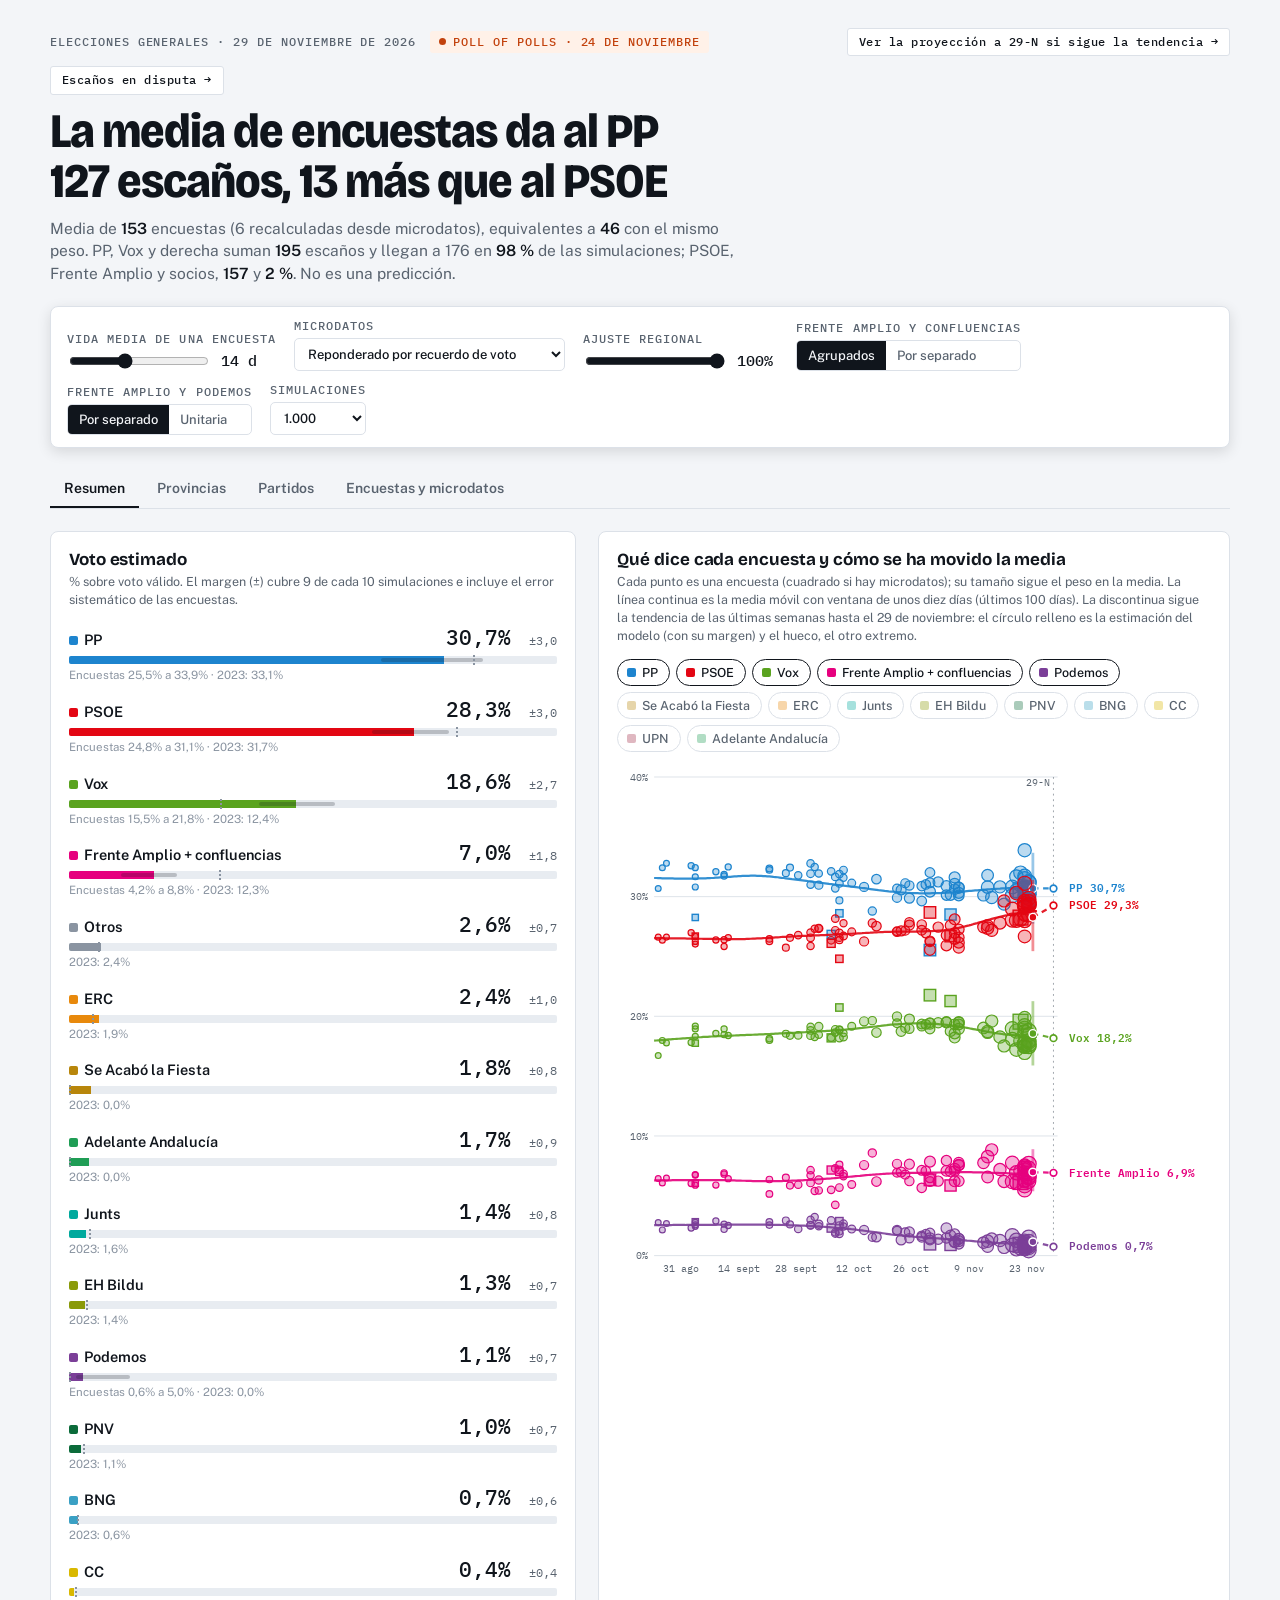
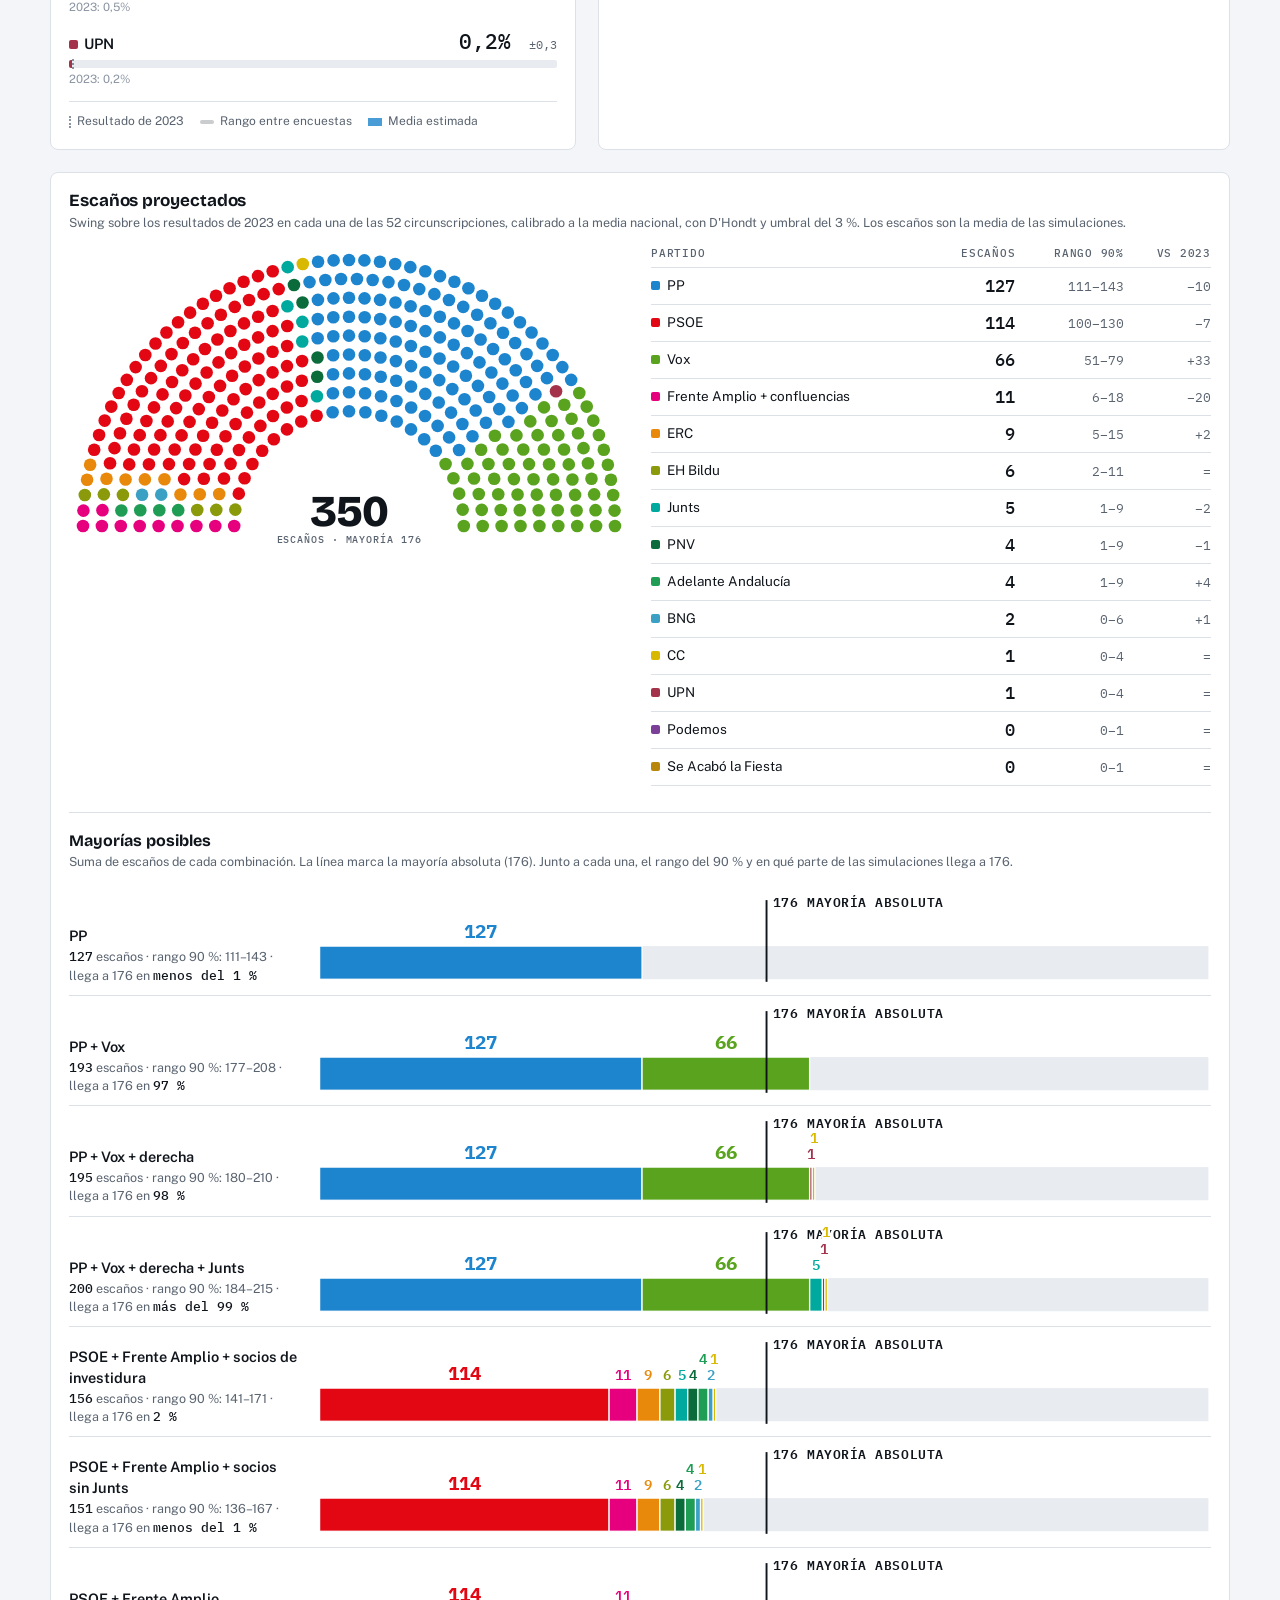
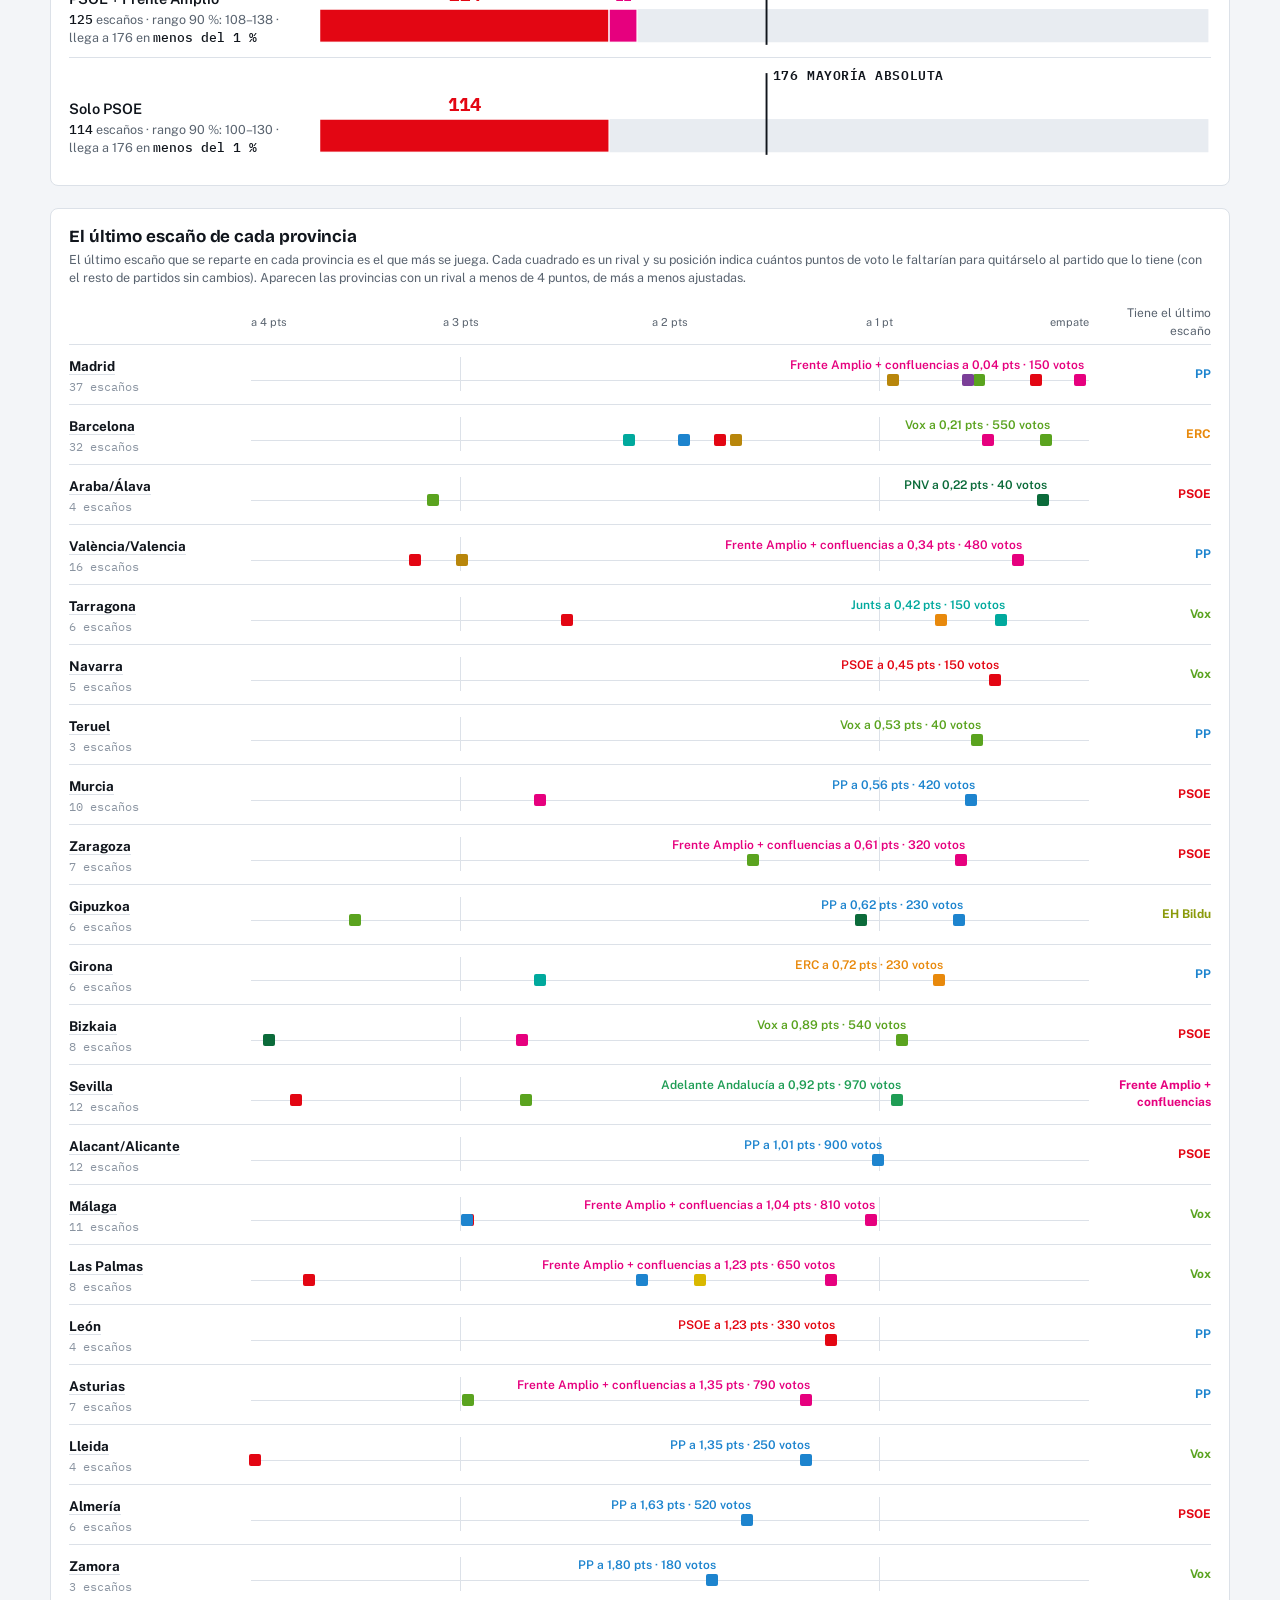
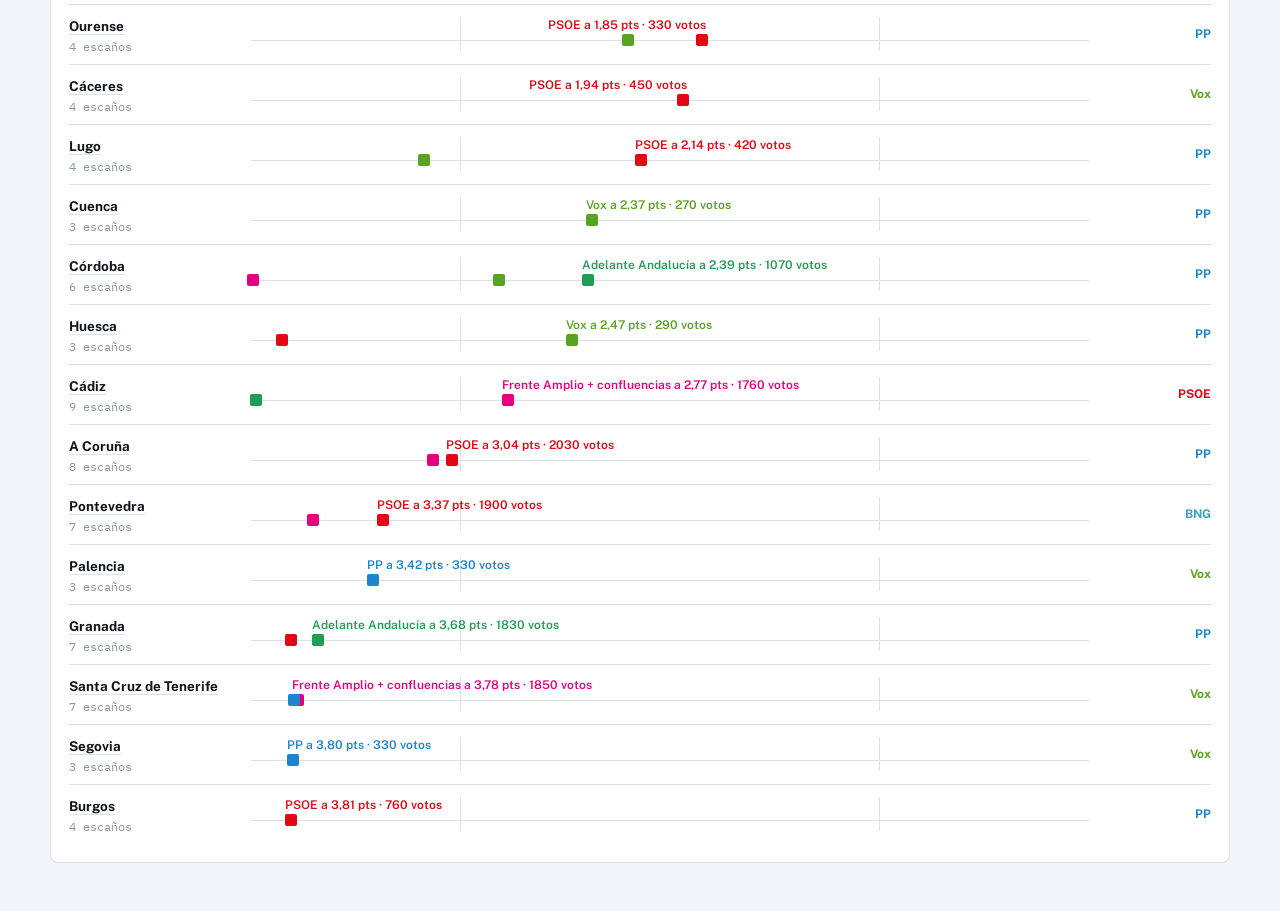
<file: index.html>
<!doctype html>
<html lang="es">
<head>
<meta charset="utf-8">
<meta name="viewport" content="width=device-width,initial-scale=1,viewport-fit=cover">
<meta name="description" content="Media de encuestas y simulación de escaños para las elecciones generales del 29-N">
<title>Poll of polls 29N</title>
<link rel="stylesheet" href="https://fonts.googleapis.com/css2?family=Bricolage+Grotesque:opsz,wght@12..96,600;12..96,800&family=Public+Sans:wght@400;500;600&family=IBM+Plex+Mono:wght@400;500&display=swap">
<style>

/* Layout: cabecera editorial con titular dinámico, control de tiempo, dos columnas (voto | curva), hemiciclo + tabla, cuadrícula de provincias y escaños disputados */
:root{
  --card:#ffffff; --good:#15803d; --bad:#c2410c; --bg:#f3f5f8; --surface:#ffffff; --ink:#10151c; --muted:#59636f; --faint:#8a94a1; --rule:#dce1e8; --track:#e8ecf1;
  --live:#c2410c; --live-bg:#fff1e8; --focus:#1d4ed8;
  --c-PP:#1d84ce; --c-PSOE:#e30613; --c-VOX:#5aa31f; --c-SUMAR:#e6007e; --c-PODEMOS:#7b3f98; --c-SALF:#b8860b;
  --c-ERC:#e8890c; --c-JUNTS:#00a99d; --c-BILDU:#8a9a0a; --c-PNV:#0b6b3a; --c-BNG:#3aa0c4; --c-CC:#d9b800; --c-UPN:#a3324a; --c-OTROS:#8a94a1;
  --f-display:'Bricolage Grotesque','Arial Narrow',system-ui,sans-serif; --f-body:'Public Sans',system-ui,sans-serif; --f-mono:'IBM Plex Mono',ui-monospace,monospace;
}
@media (prefers-color-scheme:dark){:root:not([data-theme="light"]){
  --bg:#0d1117; --surface:#161b22; --ink:#eef1f5; --muted:#a5afbb; --faint:#7a8593; --rule:#2a313b; --track:#242b35;
  --live:#fb923c; --good:#4ade80; --bad:#fb923c; --live-bg:#2a1a10; --focus:#7aa2ff;
  --c-PP:#4aa3e8; --c-PSOE:#f0535b; --c-VOX:#7cc43a; --c-SUMAR:#f2489f; --c-PODEMOS:#a678c6; --c-SALF:#d6a428;
  --c-ERC:#f29a2a; --c-JUNTS:#2bc7ba; --c-BILDU:#adc12a; --c-PNV:#3aa56a; --c-BNG:#5bbbdc; --c-CC:#ecc82a; --c-UPN:#cf5a73; --c-OTROS:#7a8593; color-scheme:dark}}
:root[data-theme="dark"]{
  --bg:#0d1117; --surface:#161b22; --ink:#eef1f5; --muted:#a5afbb; --faint:#7a8593; --rule:#2a313b; --track:#242b35;
  --live:#fb923c; --good:#4ade80; --bad:#fb923c; --live-bg:#2a1a10; --focus:#7aa2ff;
  --c-PP:#4aa3e8; --c-PSOE:#f0535b; --c-VOX:#7cc43a; --c-SUMAR:#f2489f; --c-PODEMOS:#a678c6; --c-SALF:#d6a428;
  --c-ERC:#f29a2a; --c-JUNTS:#2bc7ba; --c-BILDU:#adc12a; --c-PNV:#3aa56a; --c-BNG:#5bbbdc; --c-CC:#ecc82a; --c-UPN:#cf5a73; --c-OTROS:#7a8593; color-scheme:dark}
*{box-sizing:border-box}
body{background:var(--bg);color:var(--ink);font-family:var(--f-body);font-size:15px;line-height:1.45;padding-left:max(16px,env(safe-area-inset-left,0px));padding-right:max(16px,env(safe-area-inset-right,0px));padding-block:20px 40px}
.wrap{max-width:1180px;margin-inline:auto;display:flex;flex-direction:column;gap:22px}
.kick{display:flex;flex-wrap:wrap;gap:10px 14px;align-items:center;font:500 12px/1 var(--f-mono);letter-spacing:.08em;text-transform:uppercase;color:var(--muted)}
.pill{padding:5px 9px;border-radius:3px;background:var(--live-bg);color:var(--live);font-weight:500}
.pill::before{content:"";display:inline-block;width:7px;height:7px;border-radius:50%;background:var(--live);margin-right:7px;vertical-align:1px}
h1{font:800 clamp(28px,5vw,48px)/1.04 var(--f-display);letter-spacing:-.02em;text-wrap:balance;margin:12px 0 10px;font-stretch:90%}
.sub{max-width:78ch;color:var(--muted);font-size:15.5px;margin:0}
.sub b{color:var(--ink);font-weight:600}
.ctrl{display:flex;flex-wrap:wrap;gap:12px 18px;align-items:center;background:var(--surface);border:1px solid var(--rule);border-radius:8px;padding:12px 16px}
.ctrl{position:sticky;top:8px;z-index:30;box-shadow:0 4px 14px rgba(0,0,0,.12)}
@media(max-width:560px){.ctrl{padding:8px 10px;gap:6px 10px}.ctrl .big{font-size:18px;min-width:5ch}.ctrl button{padding:6px 10px}.ctrl .rng{order:5;flex-basis:100%}.ctrl .ord .lbl{display:none}.ctrl .ord select{padding:5px 6px;max-width:150px}}
.ctrl button{font:500 13px var(--f-body);border:1px solid var(--ink);background:var(--ink);color:var(--bg);padding:8px 14px;border-radius:5px;cursor:pointer}
.ctrl button:hover{opacity:.88}
.ctrl .rng{flex:1 1 260px;display:flex;flex-direction:column;gap:4px;min-width:0}
.ctrl input[type=range]{width:100%;accent-color:var(--ink)}
.ctrl .big{font:500 22px var(--f-mono);font-variant-numeric:tabular-nums;min-width:7ch}
.ctrl label{font-size:13px;color:var(--muted);display:flex;gap:7px;align-items:center}
.ord{display:flex;flex-direction:column;gap:4px}
.ord select{font:500 13px var(--f-body);background:var(--surface);color:var(--ink);border:1px solid var(--rule);border-radius:5px;padding:7px 9px}
.ctrl label.lbl{display:block}
.lbl{font:500 11.5px/1.2 var(--f-mono);letter-spacing:.09em;text-transform:uppercase;color:var(--muted)}
.cols{display:grid;grid-template-columns:minmax(0,5fr) minmax(0,6fr);gap:22px}
@media(max-width:860px){.cols{grid-template-columns:minmax(0,1fr)}}
.card{background:var(--surface);border:1px solid var(--rule);border-radius:8px;padding:18px;min-width:0}
.card h2{font:700 17px/1.2 var(--f-display);margin:0 0 3px;letter-spacing:-.005em}
.card .note{font-size:12.5px;color:var(--muted);margin:0 0 14px}
.rows{display:flex;flex-direction:column;gap:11px}
.prow .top{display:flex;align-items:baseline;gap:8px}
.prow .nm{font-weight:600;font-size:14.5px}
.prow .sw{width:9px;height:9px;border-radius:2px;display:inline-block;margin-right:6px}
.prow .pc{margin-left:auto;font:500 21px var(--f-mono);font-variant-numeric:tabular-nums}
.prow .mg{font:400 11.5px var(--f-mono);color:var(--muted);min-width:5.5ch;text-align:right}
.bar{position:relative;height:8px;background:var(--track);border-radius:2px;margin-top:5px}
.bar i{position:absolute;left:0;top:0;bottom:0;border-radius:2px 0 0 2px}
.bar u{position:absolute;top:-3px;bottom:-3px;width:2px;background:var(--ink);text-decoration:none}
.bar s{position:absolute;top:-1px;bottom:-1px;width:0;border-left:2px dotted var(--faint);text-decoration:none}
.prow .ft{font-size:11.5px;color:var(--faint);margin-top:3px}
.legend{display:flex;flex-wrap:wrap;gap:6px 16px;font-size:12px;color:var(--muted);margin-top:14px;border-top:1px solid var(--rule);padding-top:11px}
.legend span::before{content:"";display:inline-block;margin-right:6px;vertical-align:middle}
.lg1::before{width:2px;height:12px;background:var(--ink)}
.lg2::before{height:12px;border-left:2px dotted var(--faint)}
.lg3::before{width:14px;height:8px;background:var(--track)}
svg text{font-family:var(--f-mono)}
#chart{width:100%;height:auto;display:block}
.tt{position:fixed;z-index:20;pointer-events:none;background:var(--ink);color:var(--bg);padding:8px 10px;border-radius:5px;font:12px/1.5 var(--f-mono);display:none;max-width:260px}
.seatsgrid{display:grid;grid-template-columns:minmax(0,1fr) minmax(0,1fr);gap:22px;align-items:start}
@media(max-width:860px){.seatsgrid{grid-template-columns:minmax(0,1fr)}}
.hemi{position:relative}
.hemi .mid{position:absolute;left:0;right:0;bottom:6px;text-align:center}
.hemi .n{font:800 clamp(30px,8vw,44px)/1 var(--f-display);letter-spacing:-.02em}
.hemi .lbl{font-size:10px}
.tbl{width:100%;border-collapse:collapse;font-size:13.5px}
.tbl th{font:500 11px var(--f-mono);letter-spacing:.07em;text-transform:uppercase;color:var(--muted);text-align:right;padding:0 0 7px 8px;border-bottom:1px solid var(--rule)}
.tbl th:first-child,.tbl td:first-child{text-align:left;padding-left:0}
.tbl td{padding:7px 0 7px 8px;text-align:right;border-bottom:1px solid var(--rule);font-variant-numeric:tabular-nums}
.tbl td.s{font:500 17px var(--f-mono)}
.tbl td.r,.tbl td.d{font:400 12.5px var(--f-mono);color:var(--muted)}
.tbl .sw{width:9px;height:9px;border-radius:2px;display:inline-block;margin-right:7px}
.maj{display:flex;flex-wrap:wrap;gap:8px 22px;margin-top:14px;font-size:13px;color:var(--muted)}
.maj b{color:var(--ink);font:500 15px var(--f-mono)}
.mapwrap{display:grid;grid-template-columns:minmax(0,3fr) minmax(0,2fr);gap:22px;align-items:start}
@media(max-width:860px){.mapwrap{grid-template-columns:minmax(0,1fr)}}
.mapsvg{width:100%;height:auto;display:block;max-width:640px;margin:0 auto}
.mapsvg path,.mapsvg rect.sqr{stroke:var(--surface);stroke-width:1.6;stroke-linejoin:round;cursor:pointer;transition:fill-opacity .25s}
.mapsvg .sel{stroke:var(--ink);stroke-width:4}
.mapsvg [data-id]:focus-visible{outline:none;stroke:var(--focus);stroke-width:4}
.mapsvg text{font:600 15px var(--f-mono);fill:#fff;text-anchor:middle;dominant-baseline:central;pointer-events:none;paint-order:stroke;stroke:rgba(0,0,0,.35);stroke-width:2.5px}
.mapsvg .bx{fill:none;stroke:var(--faint);stroke-width:1.2;stroke-dasharray:5 4}
.mapsvg .bt{font:500 13px var(--f-body);fill:var(--muted);stroke:none;text-anchor:start}
.leg{display:flex;flex-wrap:wrap;gap:6px 14px;font-size:12.5px;color:var(--muted);margin-top:10px;align-items:center}
.leg i{display:inline-block;width:10px;height:10px;border-radius:2px;margin-right:5px;vertical-align:-1px}
.gobtn{font:500 13px var(--f-body);border:1px solid var(--ink);background:var(--ink);color:var(--bg);padding:8px 14px;border-radius:5px;cursor:pointer}.gobtn:focus-visible{outline:3px solid var(--focus);outline-offset:2px}
.pd h3{font:700 20px var(--f-display);margin:0 0 2px}
.pd .meta{color:var(--muted);font-size:13px;margin-bottom:12px}
.ls{display:flex;flex-direction:column}
.ls .ax,.ls .row{display:grid;grid-template-columns:minmax(96px,150px) minmax(0,1fr) minmax(70px,120px);gap:12px;align-items:center}
.ls .ax{font:500 11.5px var(--f-mono);color:var(--muted);padding-bottom:6px;border-bottom:1px solid var(--rule)}
.ls .ax .tk{position:relative;height:14px}
.ls .ax .tk span{position:absolute;transform:translateX(-50%);white-space:nowrap}
.ls .ax .tk span:first-child{transform:none}.ls .ax .tk span:last-child{transform:translateX(-100%)}
.ls .ax .hh{text-align:right}
.ls .row{background:none;border:0;border-bottom:1px solid var(--rule);padding:0;width:100%;text-align:left;color:inherit;cursor:pointer;font-family:inherit;min-height:50px}
.ls .row:focus-visible{outline:3px solid var(--focus);outline-offset:1px}
.ls .row:hover{background:var(--track)}
.ls .nm{font-size:13.5px;line-height:1.2}.ls .nm b{display:block;font-weight:600}.ls .nm small{color:var(--muted);font:11.5px var(--f-mono)}
.ls .tr{position:relative;height:50px}
.ls .tr::before{content:"";position:absolute;left:0;right:0;top:34px;height:1px;background:var(--rule)}
.ls .tr .g{position:absolute;top:0;bottom:0;width:1px;background:var(--rule);opacity:.6}
.ls .tr .sq{position:absolute;top:28px;width:13px;height:13px;border-radius:2px;transform:translateX(-50%)}
.ls .tr .lb{position:absolute;top:8px;font:600 12px var(--f-body);white-space:nowrap}
.ls .hd{font:600 13.5px var(--f-body);text-align:right}
@media(max-width:560px){.ls .ax,.ls .row{grid-template-columns:78px minmax(0,1fr) 64px;gap:6px}.ls .ax .tk span.o{display:none}.ls .ax .hh{font-size:10px;line-height:1.1}.ls .hd{overflow-wrap:anywhere}.ls .lb{font-size:10.5px}.ls .hd{font-size:12px}}
.foot{font-size:12.5px;color:var(--muted);display:flex;flex-direction:column;gap:8px;border-top:1px solid var(--rule);padding-top:16px}
.foot code{font:12px var(--f-mono);background:var(--track);padding:1px 5px;border-radius:3px}

.chips{display:flex;flex-wrap:wrap;gap:6px;margin:0 0 12px}
.chip{display:inline-flex;align-items:center;gap:6px;font:500 12.5px var(--f-body);color:var(--muted);background:var(--surface);border:1px solid var(--rule);border-radius:999px;padding:5px 11px 5px 9px;cursor:pointer}
.chip i{width:9px;height:9px;border-radius:2px;background:var(--c);display:inline-block;opacity:.35}
.chip[aria-pressed="true"]{color:var(--ink);border-color:var(--ink)}
.chip[aria-pressed="true"] i{opacity:1}
.chip:focus-visible{outline:3px solid var(--focus);outline-offset:1px}
.vals{display:grid;grid-template-columns:repeat(auto-fill,minmax(210px,1fr));gap:10px;margin-top:14px;border-top:1px solid var(--rule);padding-top:12px}
.val .vn{font-weight:600;font-size:13.5px;display:flex;align-items:center;gap:6px;margin-bottom:4px}
.val .sw{width:9px;height:9px;border-radius:2px;display:inline-block}
.val .vr{display:grid;grid-template-columns:22px minmax(0,1fr) auto;gap:8px;align-items:center;font-size:12.5px;color:var(--muted);padding:2px 0}
.val .vr b{font:500 14px var(--f-mono);color:var(--ink);font-variant-numeric:tabular-nums}
.ln{display:block;height:0;border-top:3px solid var(--c)}
.ln.cnt{border-top:2px dashed var(--c)}
.gwrap{margin-top:26px;border-top:1px solid var(--rule);padding-top:18px}
.gwrap h3{font:700 16px var(--f-display);margin:0 0 3px}
.grow{display:grid;grid-template-columns:minmax(0,230px) minmax(0,1fr);gap:6px 18px;align-items:end;padding:10px 0;border-bottom:1px solid var(--rule)}
.grow:last-of-type{border-bottom:0}
@media(max-width:760px){.grow{grid-template-columns:minmax(0,1fr)}}
.gt{font-weight:600;font-size:14.5px}
.gs{font-size:12.5px;color:var(--muted);margin-top:2px}
.gs b{font:500 13px var(--f-mono);color:var(--ink)}
.gsvg{width:100%;height:auto;display:block}
details summary{cursor:pointer;color:var(--ink);font-weight:600}
/* Poll of polls 29N: panel de estimación. Retícula: cabecera editorial, barra de controles fija, dos columnas (voto | evolución), escaños, tabla de encuestas, mapa y microdatos. Tokens heredados del panel de escrutinio. */
.ctrl{align-items:flex-end}
.ctrl .fld{display:flex;flex-direction:column;align-items:stretch;gap:5px;min-width:0;font-size:13px;color:var(--muted)}
.ctrl .fld .rg{display:flex;align-items:center;gap:10px}
.ctrl .fld .rg input{width:140px;max-width:100%}
.ctrl .big{font:500 15px var(--f-mono);min-width:4.6ch;color:var(--ink)}
.fld select,.advgrid select{font:500 13px var(--f-body);background:var(--surface);color:var(--ink);border:1px solid var(--rule);border-radius:5px;padding:7px 9px;max-width:100%}
fieldset.fld{border:0;margin:0;padding:0}
fieldset.fld legend{padding:0;margin-bottom:5px}
.seg>span{display:inline-flex;border:1px solid var(--rule);border-radius:5px;overflow:hidden;background:var(--surface)}
.seg input{position:absolute;opacity:0;pointer-events:none}
.seg label{padding:7px 11px;font:500 13px var(--f-body);color:var(--muted);cursor:pointer;display:block}
.seg input:checked+label{background:var(--ink);color:var(--bg)}
.seg input:focus-visible+label{outline:3px solid var(--focus);outline-offset:-3px}
.ctrl{top:calc(8px + env(safe-area-inset-top,0px))}
@media(max-width:560px){.ctrl{position:static}.ctrl .fld .rg input{width:100%}.ctrl .fld{flex:1 1 140px}}
.bar .rgw{position:absolute;top:2px;height:4px;border-radius:2px;background:var(--ink);opacity:.22}
.lg2::before{border-left:2px dotted var(--faint)}
.lg1::before{width:0;border-left:2px dotted var(--faint);height:12px;background:none}
.legend .lg2::before{width:14px;height:4px;border:0;background:var(--ink);opacity:.22;border-radius:2px}
.legend .lg3::before{width:14px;height:8px;background:var(--c-PP);opacity:.8}
.rowhead{display:flex;flex-wrap:wrap;gap:12px 20px;align-items:flex-start;justify-content:space-between}
.rowhead>div:first-child{flex:1 1 360px;min-width:0}
.btns{display:flex;gap:8px;flex-wrap:wrap}
.ghost{font:500 13px var(--f-body);border:1px solid var(--rule);background:var(--surface);color:var(--ink);padding:8px 14px;border-radius:5px;cursor:pointer}
.ghost:hover{border-color:var(--ink)}
.ghost:focus-visible{outline:3px solid var(--focus);outline-offset:2px}
.tw{overflow-x:auto;max-width:100%;margin-top:6px}
.pt{width:100%;border-collapse:collapse;font-size:13px;min-width:880px}
.pt.mt{min-width:560px}
.pt th{font:500 11px var(--f-mono);letter-spacing:.07em;text-transform:uppercase;color:var(--muted);text-align:left;padding:0 8px 7px;border-bottom:1px solid var(--rule);white-space:nowrap}
.pt td{padding:5px 8px;border-bottom:1px solid var(--rule);vertical-align:middle}
.pt .c{text-align:center;width:44px;padding-inline:4px}
.pt th:nth-child(n+4):not(:last-child),.pt td.num{text-align:right}
.pt.mt th:not(:first-child){text-align:right}
.pt .num{font-variant-numeric:tabular-nums;font-family:var(--f-mono)}
.pt tr.off td{opacity:.5}
.pt tr.off td.c,.pt tr.off .in{opacity:1}
.pt tr.grp td{font:600 12px var(--f-body);color:var(--ink);padding-top:12px;border-bottom:1px solid var(--ink)}
.pt tr.sel td{background:var(--track);font-weight:600}
.pt td .sw{width:9px;height:9px;border-radius:2px;display:inline-block;margin-right:7px}
.pt .to{font-size:12.5px;color:var(--muted)}
.pt td.up{color:var(--c-PP);font-weight:600}.pt td.dn{color:var(--c-PSOE);font-weight:600}
.in{font:13px var(--f-body);color:var(--ink);background:var(--surface);border:1px solid transparent;border-radius:4px;padding:5px 6px;width:100%;min-width:0}
.in:hover{border-color:var(--rule)}
.in:focus-visible{outline:2px solid var(--focus);outline-offset:0;border-color:transparent}
.in.num{text-align:right;font-family:var(--f-mono);width:62px}
.in.q{width:48px}
.in.txt{min-width:210px;font-weight:600}
input[type=date].in{width:132px;font-family:var(--f-mono);font-size:12.5px}
.nm2{min-width:230px}
.nm2 .pn{display:block;font-size:11.5px;color:var(--faint);padding:2px 6px 0}
.nm2 .pn.warn{color:var(--live)}
.mu{display:inline-block;width:18px;height:18px;line-height:18px;text-align:center;border-radius:3px;background:var(--ink);color:var(--bg);font:600 11px var(--f-mono);margin-right:8px}
.pt td.ro{padding-inline:8px;color:var(--muted)}
.pt .pw{color:var(--ink);font-weight:500}
.pt .x{border:0;background:none;color:var(--muted);font-size:18px;line-height:1;cursor:pointer;padding:4px 8px;border-radius:4px}
.pt .x:hover{color:var(--live)}
.pt .x:focus-visible,.pt input[type=checkbox]:focus-visible{outline:3px solid var(--focus);outline-offset:1px}
.pt input[type=checkbox]{width:16px;height:16px;accent-color:var(--ink)}
.adv{margin-top:16px;border-top:1px solid var(--rule);padding-top:12px}
.advgrid{display:grid;grid-template-columns:repeat(auto-fill,minmax(250px,1fr));gap:14px 22px;margin:14px 0 8px}
.advgrid .fld{display:flex;flex-direction:column;gap:5px}
.advgrid .rg{display:flex;align-items:center;gap:10px}
.advgrid .rg input{flex:1 1 auto;min-width:0;accent-color:var(--ink)}
.advgrid .big{font:500 15px var(--f-mono);min-width:4.6ch}
.sh{font:700 16px var(--f-display);margin:22px 0 3px}
.mapsvg .bt{stroke:none;fill:var(--muted);text-anchor:start;font:500 13px var(--f-body)}
.mapsvg path,.mapsvg rect.sqr{stroke:var(--surface)}
.pd .tbl td.r{font:400 12.5px var(--f-mono);color:var(--muted)}
.foot a{color:var(--ink)}
.chip{cursor:pointer}
#hemin{font-variant-numeric:tabular-nums}
@media (prefers-reduced-motion:reduce){*{transition:none!important}}

.nm2 .pn[hidden]{display:none}

.panel{display:flex;flex-direction:column;gap:22px}
.tabs{display:flex;gap:4px;border-bottom:1px solid var(--rule);overflow-x:auto;max-width:100%}
.tabs button{font:600 14px var(--f-body);color:var(--muted);background:none;border:0;border-bottom:3px solid transparent;padding:10px 14px;cursor:pointer;white-space:nowrap;margin-bottom:-1px}
.tabs button:hover{color:var(--ink)}
.tabs button[aria-selected="true"]{color:var(--ink);border-bottom-color:var(--ink)}
.tabs button:focus-visible{outline:3px solid var(--focus);outline-offset:-3px;border-radius:4px}
.kpis{display:grid;grid-template-columns:repeat(auto-fit,minmax(190px,1fr));gap:14px 22px;margin:14px 0 16px;padding:12px 0;border-block:1px solid var(--rule)}
.kpis b{display:block;font:800 clamp(22px,4vw,30px)/1.1 var(--f-display);letter-spacing:-.01em;font-variant-numeric:tabular-nums}
.kpis span{display:block;font-size:12.5px;color:var(--muted);margin-top:3px}
#pk{margin-bottom:0;border-bottom:0;padding-bottom:0}
.provwrap{grid-template-columns:minmax(0,4fr) minmax(0,7fr)}
.partywrap{grid-template-columns:minmax(0,1fr) minmax(0,1fr)}
@media(max-width:860px){.provwrap,.partywrap{grid-template-columns:minmax(0,1fr)}}
.fld.sel{display:flex;flex-direction:column;gap:5px;margin:0 0 12px;max-width:320px}
.fld.sel select{font:500 14px var(--f-body);background:var(--surface);color:var(--ink);border:1px solid var(--rule);border-radius:5px;padding:8px 10px}
.pd .kpis{grid-template-columns:repeat(auto-fit,minmax(150px,1fr));margin-top:6px}
.pd .kpis b{font-size:clamp(18px,3vw,23px)}
.prt{min-width:620px}
.prt th,.prt td{padding-inline:6px}
.prt th{font-size:10.5px;letter-spacing:.04em}
.prt td.num,.prt th:not(:first-child){text-align:right}
.pt td.s2{font:500 15px var(--f-mono)}
.need small{font:500 11.5px var(--f-mono);margin-left:4px}
small.gd,td.gd{color:var(--good)}small.bd,td.bd{color:var(--bad)}
.pt td.gd,.pt td.bd{font-weight:600}
.lk{white-space:nowrap;font:600 13.5px var(--f-body);color:var(--ink);background:none;border:0;padding:3px 0;cursor:pointer;text-align:left;text-decoration:underline;text-decoration-color:var(--rule);text-underline-offset:3px}
.lk:hover{text-decoration-color:var(--ink)}
.lk:focus-visible{outline:3px solid var(--focus);outline-offset:2px;border-radius:3px}
.mut{color:var(--faint);font:11.5px var(--f-mono)}
.qs{display:flex;flex-direction:column;gap:5px;margin-top:6px}
.qr{display:grid;grid-template-columns:26px minmax(110px,170px) minmax(0,1fr) 56px;gap:10px;align-items:center;font-size:13px}
.qr small{color:var(--faint);font:11px var(--f-mono)}
.qn{font:500 12px var(--f-mono);color:var(--muted);text-align:right}
.qp .sw{width:9px;height:9px;border-radius:2px;display:inline-block;margin-right:7px}
.qb{position:relative;height:12px;background:var(--track);border-radius:2px;overflow:hidden}
.qb i{position:absolute;left:0;top:0;bottom:0;border-radius:2px}
.qr.out .qb{background:none;border:1px dashed var(--faint)}
.qr.out .qb i{opacity:.35}
.qr.out .qp,.qr.out .qv,.qr.out .qn{color:var(--faint)}
.qr.won:last-of-type{}
.qv{font:500 12.5px var(--f-mono);text-align:right;font-variant-numeric:tabular-nums}
.qr.out:first-of-type{}
.tw.tall{max-height:640px;overflow:auto}
.tw.tall thead th{position:sticky;top:0;background:var(--surface);z-index:1}
.sortb{display:flex;gap:6px;flex-wrap:wrap}
#tbl tr.clk{cursor:pointer}#tbl tr.clk:hover td{background:var(--track)}
.chip small{font:500 11.5px var(--f-mono);color:var(--muted);margin-left:2px}
.mapsvg text.ml{font:600 15px var(--f-mono);text-anchor:middle;dominant-baseline:central;pointer-events:none;paint-order:stroke;stroke-width:3px}
.mapsvg text.ml.lt{fill:#fff;stroke:rgba(0,0,0,.4)}
.mapsvg text.ml.dk{fill:var(--ink);stroke:var(--surface)}
.mapsvg text.ml.lg{font-size:26px;stroke-width:4px}
.mapsvg text.ml.sm{font-size:19px;stroke-width:3.5px}
#ptab{min-width:0}
.prt{font-size:12.5px}
.mapsvg text.bt{font:500 13px var(--f-body);text-anchor:start;dominant-baseline:auto;fill:var(--muted);stroke:none;paint-order:normal}
.pd h3{font:700 22px var(--f-display);margin:0 0 2px}
[hidden]{display:none!important}
.thrb{cursor:pointer}.thrb:focus{outline:none}.thrb:focus-visible rect:first-of-type,.thrb:hover rect:first-of-type{stroke:var(--ink);stroke-width:1.5}
:root{--c-ADELANTE:#1f9d55;--c-COMPROMIS:#e4572e;--c-UPC:#2a6f97}
@media (prefers-color-scheme:dark){:root:not([data-theme="light"]){--c-ADELANTE:#4cc784;--c-COMPROMIS:#f27a53;--c-UPC:#58a6d6}}
:root[data-theme="dark"]{--c-ADELANTE:#4cc784;--c-COMPROMIS:#f27a53;--c-UPC:#58a6d6}
.ptw{max-height:680px;overflow:auto}.ptw thead th{position:sticky;top:0;background:var(--surface);z-index:2}

.mgb{display:inline-block;width:56px;height:6px;background:var(--track);border-radius:3px;vertical-align:middle;margin-right:6px;overflow:hidden}
.mgb i{display:block;height:100%;background:var(--focus);border-radius:3px}

.lsw{overflow-x:auto}.lsg{min-width:640px}
.lsr{display:grid;grid-template-columns:170px 1fr 110px;gap:12px;align-items:center;padding:10px 0;border-top:1px solid var(--rule)}
.lsr.lsh{border-top:0;padding:4px 0;font-size:11px;color:var(--muted)}
.lsn{display:flex;flex-direction:column;gap:2px}.lsn .lk{text-align:left;font-weight:700}
.lsx{position:relative;height:34px}
.lsh .lsx{height:16px}.lsh .lsx span{position:absolute;top:0;white-space:nowrap;font-size:11px}
.lsh .lsx span:last-child{right:0}.lsh .lsx span:nth-child(n+2):not(:last-child){transform:translateX(-50%)}
.lsq{text-align:right;font-size:12px}
.lst{background:linear-gradient(var(--rule),var(--rule)) 0 70%/100% 1px no-repeat,linear-gradient(90deg,transparent calc(25% - .5px),var(--rule) 25%,transparent calc(25% + .5px),transparent calc(50% - .5px),var(--rule) 50%,transparent calc(50% + .5px),transparent calc(75% - .5px),var(--rule) 75%,transparent calc(75% + .5px))}
.lsd{position:absolute;top:60%;width:12px;height:12px;margin:-4px 0 0 -6px;border-radius:2px}
.lsl{position:absolute;top:0;font-size:12px;font-weight:600;white-space:nowrap;transform:translateX(0);margin-right:-4px}

.cols2{display:grid;grid-template-columns:minmax(0,3fr) minmax(0,2fr);gap:22px;align-items:start}
@media(max-width:860px){.cols2{grid-template-columns:minmax(0,1fr)}}
.cols2 .lsg{min-width:0}
.cols2 .pt.mt{min-width:0}
.cols2 .pt th{white-space:normal;letter-spacing:.02em;font-size:10px;padding:0 5px 7px;vertical-align:bottom}
.cols2 .pt td{padding:5px}
.cols2 .lsx{white-space:normal}

.scn{margin:14px 0 4px}
.cols2s{display:grid;grid-template-columns:minmax(0,3fr) minmax(0,2fr);gap:22px;align-items:start}
@media(max-width:860px){.cols2s{grid-template-columns:minmax(0,1fr)}}
.scng{display:flex;flex-direction:column;gap:12px}.scng>div{border:1px solid var(--rule);border-radius:6px;padding:10px 12px}.scng b{display:block;font:600 14px var(--f-body)}.scng span{font-size:13px;color:var(--muted)}.scng span b{display:inline;font-size:13px;color:var(--ink)}

.navbtn{margin-left:auto;padding:6px 11px;border-radius:3px;border:1px solid var(--rule);background:var(--surface);color:var(--ink);font:500 12px/1.2 var(--f-mono);letter-spacing:.04em;text-transform:none;text-decoration:none}
.navbtn:hover,.navbtn:focus-visible{border-color:var(--live);color:var(--live)}

#trtbl td.s{font-size:14px}#trtbl th,#trtbl td{padding-left:6px}#trtbl td.d{color:var(--muted);font-size:12.5px}
@media(max-width:560px){#trtbl{font-size:12px}#trtbl td.s{font-size:12.5px}#trtbl th{font-size:9.5px;letter-spacing:.02em;padding-left:4px}#trtbl td{padding-left:4px}}

.cpt{cursor:pointer}.cpt:hover{fill-opacity:.7;stroke-width:2.4}
#ctip{position:fixed;z-index:50;max-width:min(300px,calc(100vw - 16px));padding:8px 10px;border-radius:5px;background:var(--surface);color:var(--ink);border:1px solid var(--rule);box-shadow:0 4px 14px rgba(0,0,0,.18);font-size:12.5px;line-height:1.4;pointer-events:none}
#ctip b{font-weight:600}#ctip span{display:block;color:var(--muted)}#ctip span b{color:var(--ink)}#ctip>b{display:block;margin-bottom:2px}
.prt th{font-size:10px;letter-spacing:.02em;padding-left:5px}.prt td{padding-left:5px}.prt td.num{font-size:13px}.prt td.s2{font-size:15px}
.prt td:first-child{white-space:normal;min-width:96px;max-width:150px}.prt td.need small{display:block;text-align:right}
.prt{min-width:560px}.prt td:first-child .lk{white-space:normal;text-align:left;line-height:1.25}.prt td.need{white-space:nowrap}

.navbtn.nb2{margin-left:0}

</style>
</head>
<body>

<div class="wrap">
  <header>
    <div class="kick"><span>Elecciones generales · 29 de noviembre de 2026</span><span class="pill" id="pill">Poll of polls</span><a class="navbtn" id="navlink" href="#" target="_blank" rel="noopener"></a><a class="navbtn nb2" id="dislink" href="disputa.html" target="_blank" rel="noopener">Escaños en disputa →</a></div>
    <h1 id="headline">Calculando la media de encuestas</h1>
    <p class="sub" id="sub"></p>
  </header>

  <div class="ctrl" role="group" aria-label="Controles del modelo">
    <label class="fld" for="half"><span class="lbl">Vida media de una encuesta</span><span class="rg"><input id="half" type="range" min="4" max="30" step="1"><output id="halfv" class="big" for="half"></output></span></label>
    <label class="fld" for="variant"><span class="lbl">Microdatos</span><select id="variant"><option value="B">Reponderado por recuerdo de voto</option><option value="C">Reponderado + indecisos por recuerdo</option><option value="A">Bruto, como sale de la encuesta</option></select></label>
    <label class="fld" for="regInt"><span class="lbl">Ajuste regional</span><span class="rg"><input id="regInt" type="range" min="0" max="100" step="5"><output id="regv" class="big" for="regInt"></output></span></label>
    <fieldset class="fld seg" aria-label="Cómo mostrar Frente Amplio y confluencias"><legend class="lbl">Frente Amplio y confluencias</legend>
      <span><input type="radio" name="grp" id="g1" value="1"><label for="g1">Agrupados</label><input type="radio" name="grp" id="g0" value="0"><label for="g0">Por separado</label></span></fieldset>
    <fieldset class="fld seg" aria-label="Candidatura de Frente Amplio y Podemos"><legend class="lbl">Frente Amplio y Podemos</legend>
      <span><input type="radio" name="unity" id="u0" value="0"><label for="u0">Por separado</label><input type="radio" name="unity" id="u1" value="1"><label for="u1">Unitaria</label></span></fieldset>
    <label class="fld" for="nsim"><span class="lbl">Simulaciones</span><select id="nsim"><option value="500">500</option><option value="1000">1.000</option><option value="3000">3.000</option></select></label>
  </div>

  <nav class="tabs" role="tablist" aria-label="Secciones">
    <button type="button" role="tab" id="tab-resumen" aria-controls="p-resumen" aria-selected="true">Resumen</button>
    <button type="button" role="tab" id="tab-provincias" aria-controls="p-provincias" aria-selected="false" tabindex="-1">Provincias</button>
    <button type="button" role="tab" id="tab-partidos" aria-controls="p-partidos" aria-selected="false" tabindex="-1">Partidos</button>
    <button type="button" role="tab" id="tab-encuestas" aria-controls="p-encuestas" aria-selected="false" tabindex="-1">Encuestas y microdatos</button>
  </nav>

  <div class="panel" id="p-resumen" role="tabpanel" aria-labelledby="tab-resumen">
  <div class="cols">
    <section class="card">
      <h2>Voto estimado</h2>
      <p class="note">% sobre voto válido. El margen (±) cubre 9 de cada 10 simulaciones e incluye el error sistemático de las encuestas.</p>
      <div class="rows" id="votes"></div>
      <div class="legend"><span class="lg1">Resultado de 2023</span><span class="lg2">Rango entre encuestas</span><span class="lg3">Media estimada</span></div>
    </section>
    <section class="card">
      <h2>Qué dice cada encuesta y cómo se ha movido la media</h2>
      <p class="note">Cada punto es una encuesta (cuadrado si hay microdatos); su tamaño sigue el peso en la media. La línea continua es la media móvil con ventana de unos diez días (últimos 100 días). La discontinua sigue la tendencia de las últimas semanas hasta el 29 de noviembre: el círculo relleno es la estimación del modelo (con su margen) y el hueco, el otro extremo.</p>
      <div class="chips" id="chips" role="group" aria-label="Partidos en el gráfico"></div>
      <svg id="chart" viewBox="0 0 640 560" role="img" aria-label="Encuestas por fecha y media estimada por partido"></svg>
    </section>
  </div>

  <section class="card" id="trcard" hidden>
    <h2>Qué cambia respecto a la media de hoy</h2>
    <p class="note" id="trnote"></p>
    <table class="tbl" id="trtbl"><thead><tr><th>Partido</th><th>Voto hoy</th><th>Voto 29-N</th><th>Dif.</th><th>Esc. hoy</th><th>Esc. 29-N</th><th>Dif.</th></tr></thead><tbody></tbody></table>
  </section>

  <section class="card">
    <h2>Escaños proyectados</h2>
    <p class="note">Swing sobre los resultados de 2023 en cada una de las 52 circunscripciones, calibrado a la media nacional, con D'Hondt y umbral del 3 %. Los escaños son la media de las simulaciones.</p>
    <div class="seatsgrid">
      <div class="hemi"><svg id="hemi" viewBox="0 0 400 214" role="img" aria-label="Hemiciclo de escaños proyectados"></svg><div class="mid"><div class="n" id="hemin">350</div><div class="lbl">escaños · mayoría 176</div></div></div>
      <table class="tbl" id="tbl"><thead><tr><th>Partido</th><th>Escaños</th><th>Rango 90%</th><th>vs 2023</th></tr></thead><tbody></tbody></table>
    </div>
    <div class="gwrap">
      <h3>Mayorías posibles</h3>
      <p class="note">Suma de escaños de cada combinación. La línea marca la mayoría absoluta (176). Junto a cada una, el rango del 90 % y en qué parte de las simulaciones llega a 176.</p>
      <div id="groups"></div>
    </div>
  </section>

  <section class="card">
    <h2>El último escaño de cada provincia</h2>
    <p class="note">El último escaño que se reparte en cada provincia es el que más se juega. Cada cuadrado es un rival y su posición indica cuántos puntos de voto le faltarían para quitárselo al partido que lo tiene (con el resto de partidos sin cambios). Aparecen las provincias con un rival a menos de 4 puntos, de más a menos ajustadas.</p>
    <div id="lstab"></div>
  </section>

  </div>

  <div class="panel" id="p-provincias" role="tabpanel" aria-labelledby="tab-provincias" hidden>
  <div class="mapwrap provwrap">
    <section class="card">
      <h2>Elige una provincia</h2>
      <p class="note">Color: partido con más escaños en el escenario central. Cuanto más pálida, más disputada. Ceuta y Melilla van como cuadrados y Canarias en su recuadro. Pulsa en el mapa o usa la lista.</p>
      <label class="fld sel" for="provSel"><span class="lbl">Provincia (escaños)</span><select id="provSel"></select></label>
      <div id="tiles"></div><div class="leg" id="mleg"></div>
    </section>
    <section class="card pd" id="pd"></section>
  </div>
  <div class="cols2">
  <section class="card pd" id="pls"></section>
  <section class="card pd" id="pqs"></section>
  </div>
  <section class="card">
    <h2>Barrera electoral efectiva: el cociente del último escaño</h2>
    <p class="note">Cociente D'Hondt del último escaño repartido en cada provincia (escenario central): el voto provincial que necesita un partido para llevárselo, con el resto de votos sin cambios. Es la barrera real sin aplicar el 3 % legal: donde queda por debajo de la línea de puntos (Madrid, Barcelona…) manda el 3 %. Arriba, los escaños de la provincia; sobre cada barra, su barrera en %. Ceuta y Melilla (un escaño) no se muestran. Pulsa una barra para ver la provincia.</p>
    <div class="tw"><svg id="thr" role="img" aria-label="Barrera electoral efectiva por provincia"></svg></div>
  </section>
  </div>

  <div class="panel" id="p-partidos" role="tabpanel" aria-labelledby="tab-partidos" hidden>
  <section class="card">
    <h2>Elige un partido</h2>
    <p class="note">El número junto al nombre es su media de escaños en las simulaciones.</p>
    <div class="chips" id="pchips" role="group" aria-label="Partido"></div>
    <fieldset class="fld seg scn" aria-label="Escenario de voto"><legend class="lbl">Escenario: el partido sube y los demás bajan en proporción</legend><span><input type="radio" name="ps" id="ps0" value="0" checked><label for="ps0">Actual</label><input type="radio" name="ps" id="ps1" value="1"><label for="ps1">+1 punto</label><input type="radio" name="ps" id="ps2" value="2"><label for="ps2">+2 puntos</label><input type="radio" name="ps" id="ps3" value="3"><label for="ps3">+3 puntos</label></span></fieldset>
    <div class="kpis" id="pk"></div>
  </section>
  <section class="card" id="pscnc" hidden></section>
  <div class="mapwrap partywrap">
    <section class="card">
      <div class="rowhead"><div><h2 id="pmt">Dónde saca escaño</h2><p class="note" id="pmn"></p></div>
        <fieldset class="fld seg" aria-label="Qué mostrar en el mapa"><legend class="lbl">Mapa</legend><span><input type="radio" name="pm" id="pm0" value="seats" checked><label for="pm0">Escaños</label><input type="radio" name="pm" id="pm1" value="need"><label for="pm1">Voto necesario</label></span></fieldset></div>
      <div id="pmap"></div><div class="leg" id="pleg"></div>
    </section>
    <section class="card">
      <div class="rowhead"><div><h2>Provincia por provincia</h2><p class="note">Voto necesario para el primer escaño con el resto de partidos escalados en proporción. Diferencia = voto estimado menos voto necesario, en puntos.</p></div>
        <div class="sortb" id="psort" role="group" aria-label="Ordenar"><button type="button" class="chip" data-s="gap" aria-pressed="true">Más cerca</button><button type="button" class="chip" data-s="seats" aria-pressed="false">Escaños</button><button type="button" class="chip" data-s="name" aria-pressed="false">A-Z</button></div></div>
      <div class="tw tall"><table class="pt mt" id="ptab"></table></div>
      <p class="note" id="pnote" style="margin:10px 0 0"></p>
    </section>
  </div>
  <section class="card">
    <h2>A cuánto está de un escaño más</h2>
    <p class="note" id="nxn"></p>
    <div class="tw tall"><table class="pt mt" id="nxtab"></table></div>
  </section>
  </div>

  <div class="panel" id="p-encuestas" role="tabpanel" aria-labelledby="tab-encuestas" hidden>
  <section class="card">
    <div class="rowhead"><div><h2>Encuestas incluidas</h2><p class="note">Marca, quita o corrige cualquier dato. Los % de las filas con microdatos salen de recalcular la encuesta y no se editan a mano. Al cambiar algo, todo se recalcula.</p></div>
      <div class="btns"><button type="button" class="gobtn" id="addp">Añadir encuesta</button><button type="button" class="ghost" id="reset">Restaurar datos</button></div></div>
    <div class="tw ptw"><table class="pt" id="pt"><thead><tr><th class="c">Usar</th><th>Encuesta</th><th>Fecha</th><th>Muestra</th><th>PP</th><th>PSOE</th><th>Vox</th><th>F. Amplio</th><th>Podemos</th><th>SALF</th><th>Adelante</th><th title="Multiplica el peso de la encuesta">Calidad</th><th>Peso</th><th class="c"></th></tr></thead><tbody></tbody></table></div>
    <p class="note" id="ptnote" style="margin:12px 0 0"></p>
    <details class="adv"><summary>Efecto casa por encuestadora</summary>
      <p class="note" id="hnote"></p>
      <div class="tw"><table class="pt mt" id="hft"></table></div>
    </details>
    <details class="adv"><summary>Más ajustes del modelo</summary>
      <div class="advgrid">
        <label class="fld" for="sdSys"><span class="lbl">Error sistemático de las encuestas</span><span class="rg"><input id="sdSys" type="range" min="0.1" max="0.5" step="0.02"><output id="sdSysv" class="big" for="sdSys"></output></span></label>
        <label class="fld" for="sdProv"><span class="lbl">Dispersión entre provincias</span><span class="rg"><input id="sdProv" type="range" min="0" max="0.12" step="0.01"><output id="sdProvv" class="big" for="sdProv"></output></span></label>
        <label class="fld" for="lam"><span class="lbl">Peso de los microdatos en partidos regionales</span><span class="rg"><input id="lam" type="range" min="0" max="1" step="0.05"><output id="lamv" class="big" for="lam"></output></span></label>
        <label class="fld" for="house"><span class="lbl">Corrección del efecto casa</span><span class="rg"><input id="house" type="range" min="0" max="1" step="0.1"><output id="housev" class="big" for="house"></output></span></label>
        <label class="fld" for="bonus" id="bonusF"><span class="lbl">Efecto de la candidatura unitaria</span><span class="rg"><input id="bonus" type="range" min="1" max="1.3" step="0.01"><output id="bonusv" class="big" for="bonus"></output></span></label>
      </div>
      <p class="note">El error sistemático es la desviación típica del error de la media (en puntos, escalada con la raíz del % de cada partido). La dispersión entre provincias es el cambio relativo típico respecto al swing común. El efecto de la candidatura unitaria multiplica la suma Frente Amplio + Podemos (solo donde ambos concurren por separado: en Cataluña, la Comunitat Valenciana, Canarias y Illes Balears, Podemos ya va dentro de otras listas) (en el flash de 40dB sale 1,09). Las listas que no se presentan no reciben voto: Frente Amplio en Teruel, Ceuta y Melilla; Podemos en Melilla; y Se Acabó la Fiesta en Bizkaia, Gipuzkoa, Cantabria, Ciudad Real, Girona y Lleida (candidaturas del BOE).</p>
    </details>
  </section>

  <section class="card">
    <h2>Qué aportan los microdatos</h2>
    <p class="note">Las tres encuestas de la carpeta incluyen respuestas individuales. Con ellas se recalcula el voto de dos maneras y se mide cuánto cambia el electorado de 2023.</p>
    <div class="tw"><table class="pt mt" id="mt"></table></div>
    <h3 class="sh">Podemos y el espacio ex-Sumar en la nueva configuración</h3>
    <p class="note" id="pzn"></p>
    <div class="tw"><table class="pt mt" id="pz"></table></div>
    <div id="cat"></div>
    <h3 class="sh">De dónde viene el voto de hoy</h3>
    <p class="note">Entre quienes votaron a cada partido en 2023 y hoy declaran un voto (CIS 3582, reponderado). «Repite» es el porcentaje que mantiene su partido.</p>
    <div class="tw"><table class="pt mt" id="rt"></table></div>
    <details class="adv"><summary>Ajuste regional aplicado por comunidad</summary>
      <p class="note">Factor sobre el swing común: por encima de 1, el partido va mejor en esa comunidad de lo que dice la media; por debajo, peor. Sale de CIS (y CEO en Cataluña) y se encoge hacia 1 según el tamaño de la muestra. Se aplica a todas las provincias de la comunidad.</p>
      <div class="tw"><table class="pt mt" id="ft"></table></div>
    </details>
  </section>

  </div>

  <footer class="foot" hidden><!-- Oculto de momento: quita el atributo hidden para mostrar Método, Microdatos y Fuentes -->
    <div><b>Método.</b> La media combina las encuestas marcadas con un peso que crece con la raíz de su muestra efectiva, decae a la mitad cada vez que pasa la vida media elegida y se multiplica por la calidad asignada. Los porcentajes de Frente Amplio (antes Sumar), Podemos y SALF que no publica una encuesta se completan con el resto. Podemos concurre dentro de ERC en Cataluña, de Compromís-Front Valencià en la Comunitat Valenciana y de Unidad del Pueblo Canario en Canarias; Adelante Andalucía solo se presenta en Andalucía. Los partidos regionales mantienen su peso de 2023 y se mueven entre sí según los microdatos. Para cada provincia se parte del voto de 2023, se aplica el factor regional, Podemos hereda el perfil de Sumar y SALF el de Vox, y se ajusta todo a la media nacional. Las simulaciones añaden error sistemático de las encuestas, un cambio compartido por comunidad y ruido provincial. No es una predicción ni un resultado oficial.</div>
    <div><b>Microdatos.</b> CIS 3577 (septiembre, 4.042 entrevistas) y CIS 3582 (octubre, 1-6 oct, 5.024), 40dB flash de octubre (800) y CEO 1169 (2.000, solo Cataluña). El reponderado iguala el recuerdo de voto de 2023 al resultado real de cada comunidad, pondera por probabilidad de votar y calcula el voto entre quienes dicen un partido (o simpatía). Cuando CIS y 40dB tienen una versión publicada, la fila publicada queda sin marcar para no contar la misma encuesta dos veces.</div>
    <div><b>Fuentes de los porcentajes publicados.</b> Tablas de encuestas de <a href="https://brujula29n.com/encuestas/" target="_blank" rel="noopener">Brújula 29N</a> y <a href="https://elecciones29noviembre.com/encuestas/" target="_blank" rel="noopener">elecciones29noviembre.com</a>, contrastadas con <a href="https://en.ara.cat/politics/what-do-the-polls-for-the-spanish-elections-of-november-29-say_1_5874100.html" target="_blank" rel="noopener">Ara</a> y <a href="https://www.esdiario.com/nacional/261009/199828/tres-encuestas-dan-mayoria-pp-vox-ivan-redondo-agarra-clavo-ardiendo-sanchez_amp.html" target="_blank" rel="noopener">ESdiario</a>. Algunas cifras difieren entre fuentes (se indica en la nota de cada fila) y las filas con datos poco claros tienen calidad 0,6. Conviene confirmarlas en la ficha técnica original. Resultados de 2023: Ministerio del Interior, por municipio.</div>
  </footer>
</div>
<div class="tt" id="tt"></div>
<script>
window.POP={mode:'now',link:'tendencia.html'};
const D={"keys":["PP","PSOE","VOX","SUMAR","PODEMOS","SALF","ERC","JUNTS","BILDU","PNV","BNG","CC","UPN","ADELANTE","COMPROMIS","UPC","OTROS","BLANCO"],"parties":[{"k":"PP","name":"PP","color":"#1d84ce"},{"k":"PSOE","name":"PSOE","color":"#e30613"},{"k":"VOX","name":"Vox","color":"#5bb85d"},{"k":"SUMAR","name":"Frente Amplio","color":"#e6007e"},{"k":"PODEMOS","name":"Podemos","color":"#7b3f98"},{"k":"SALF","name":"Se Acabó la Fiesta","color":"#d4a017"},{"k":"ERC","name":"ERC","color":"#f7a600"},{"k":"JUNTS","name":"Junts","color":"#00c3b2"},{"k":"BILDU","name":"EH Bildu","color":"#b5cf18"},{"k":"PNV","name":"PNV","color":"#008c45"},{"k":"BNG","name":"BNG","color":"#6fb5e0"},{"k":"CC","name":"CC","color":"#f4c20d"},{"k":"UPN","name":"UPN","color":"#a02c2c"},{"k":"ADELANTE","name":"Adelante Andalucía","color":"#1f9d55"},{"k":"COMPROMIS","name":"Compromís-Front Valencià","color":"#e4572e"},{"k":"UPC","name":"Unidad del Pueblo Canario","color":"#2a6f97"},{"k":"OTROS","name":"Otros","color":"#8c8c8c"}],"prov":[{"id":"04","name":"Almería","seats":6,"ccaa":"01","valid":318470,"sh":[0.41053,0.28961,0.21354,0.06643,0.0,0.0,0.0,0.0,0.0,0.0,0.0,0.0,0.0,0.0,0.0,0.0,0.01215,0.00774],"salf":0.07013,"adelR":0.323},{"id":"11","name":"Cádiz","seats":9,"ccaa":"01","valid":634270,"sh":[0.34825,0.33174,0.15187,0.12854,0.0,0.0,0.0,0.0,0.0,0.0,0.0,0.0,0.0,0.0142,0.0,0.0,0.0142,0.0112],"salf":0.06479,"adelR":1.4974},{"id":"14","name":"Córdoba","seats":6,"ccaa":"01","valid":446499,"sh":[0.37947,0.32113,0.13949,0.13679,0.0,0.0,0.0,0.0,0.0,0.0,0.0,0.0,0.0,0.0,0.0,0.0,0.01337,0.00974],"salf":0.05332,"adelR":0.871},{"id":"18","name":"Granada","seats":7,"ccaa":"01","valid":498260,"sh":[0.37045,0.32995,0.16152,0.11608,0.0,0.0,0.0,0.0,0.0,0.0,0.0,0.0,0.0,0.0,0.0,0.0,0.01387,0.00814],"salf":0.05977,"adelR":0.7128},{"id":"21","name":"Huelva","seats":5,"ccaa":"01","valid":256123,"sh":[0.36462,0.35952,0.14637,0.10391,0.0,0.0,0.0,0.0,0.0,0.0,0.0,0.0,0.0,0.0,0.0,0.0,0.01617,0.00941],"salf":0.04885,"adelR":0.8363},{"id":"23","name":"Jaén","seats":5,"ccaa":"01","valid":367203,"sh":[0.37358,0.36296,0.14766,0.07954,0.0,0.0,0.0,0.0,0.0,0.0,0.0,0.0,0.0,0.0,0.0,0.0,0.02945,0.0068],"salf":0.04446,"adelR":0.4552},{"id":"29","name":"Málaga","seats":11,"ccaa":"01","valid":782764,"sh":[0.38345,0.30327,0.16483,0.1223,0.0,0.0,0.0,0.0,0.0,0.0,0.0,0.0,0.0,0.0,0.0,0.0,0.01656,0.00959],"salf":0.07427,"adelR":0.9733},{"id":"41","name":"Sevilla","seats":12,"ccaa":"01","valid":1054783,"sh":[0.334,0.36629,0.13323,0.14001,0.0,0.0,0.0,0.0,0.0,0.0,0.0,0.0,0.0,0.0,0.0,0.0,0.01609,0.01038],"salf":0.06302,"adelR":1.3448},{"id":"22","name":"Huesca","seats":3,"ccaa":"02","valid":118952,"sh":[0.38303,0.33542,0.12671,0.11453,0.0,0.0,0.0,0.0,0.0,0.0,0.0,0.0,0.0,0.0,0.0,0.0,0.03007,0.01023],"salf":0.04682},{"id":"44","name":"Teruel","seats":3,"ccaa":"02","valid":75484,"sh":[0.35103,0.29209,0.13115,0.05406,0.0,0.0,0.0,0.0,0.0,0.0,0.0,0.0,0.0,0.0,0.0,0.0,0.16623,0.00543],"salf":0.04641},{"id":"50","name":"Zaragoza","seats":7,"ccaa":"02","valid":514702,"sh":[0.36055,0.30807,0.15323,0.13449,0.0,0.0,0.0,0.0,0.0,0.0,0.0,0.0,0.0,0.0,0.0,0.0,0.03455,0.00912],"salf":0.05239},{"id":"33","name":"Asturias","seats":7,"ccaa":"03","valid":588464,"sh":[0.35616,0.34375,0.12475,0.14888,0.0,0.0,0.0,0.0,0.0,0.0,0.0,0.0,0.0,0.0,0.0,0.0,0.01613,0.01033],"salf":0.03281},{"id":"07","name":"Illes Balears","seats":8,"ccaa":"04","valid":500949,"sh":[0.35647,0.30137,0.1522,0.16588,0.0,0.0,0.0,0.0,0.0,0.0,0.0,0.0,0.0,0.0,0.0,0.0,0.01469,0.00939],"salf":0.05347},{"id":"35","name":"Las Palmas","seats":8,"ccaa":"05","valid":526815,"sh":[0.25856,0.33185,0.1462,0.10254,0.0,0.0,0.0,0.0,0.0,0.0,0.0,0.06324,0.0,0.0,0.0,0.0,0.09179,0.00581],"salf":0.06761},{"id":"38","name":"Santa Cruz de Tenerife","seats":7,"ccaa":"05","valid":489923,"sh":[0.35357,0.33583,0.0,0.10885,0.0,0.0,0.0,0.0,0.0,0.0,0.0,0.16613,0.0,0.0,0.0,0.0,0.02523,0.01039],"shb":[0.312202,0.296538,0.117,0.096115,0.0,0.0,0.0,0.0,0.0,0.0,0.0,0.146693,0.0,0.0,0.0,0.0,0.022278,0.009174],"salf":0.0587},{"id":"39","name":"Cantabria","seats":5,"ccaa":"06","valid":346757,"sh":[0.42103,0.33327,0.14064,0.0844,0.0,0.0,0.0,0.0,0.0,0.0,0.0,0.0,0.0,0.0,0.0,0.0,0.01125,0.00941],"salf":0.05684},{"id":"02","name":"Albacete","seats":4,"ccaa":"08","valid":220337,"sh":[0.39971,0.34486,0.16629,0.07122,0.0,0.0,0.0,0.0,0.0,0.0,0.0,0.0,0.0,0.0,0.0,0.0,0.0096,0.00832],"salf":0.05654},{"id":"13","name":"Ciudad Real","seats":5,"ccaa":"08","valid":282037,"sh":[0.40569,0.35374,0.16284,0.06115,0.0,0.0,0.0,0.0,0.0,0.0,0.0,0.0,0.0,0.0,0.0,0.0,0.00823,0.00834],"salf":0.04124},{"id":"16","name":"Cuenca","seats":3,"ccaa":"08","valid":113441,"sh":[0.39808,0.37339,0.15568,0.05538,0.0,0.0,0.0,0.0,0.0,0.0,0.0,0.0,0.0,0.0,0.0,0.0,0.00893,0.00854],"salf":0.03887},{"id":"19","name":"Guadalajara","seats":3,"ccaa":"08","valid":140174,"sh":[0.3638,0.32949,0.19272,0.09132,0.0,0.0,0.0,0.0,0.0,0.0,0.0,0.0,0.0,0.0,0.0,0.0,0.01452,0.00815],"salf":0.06509},{"id":"45","name":"Toledo","seats":6,"ccaa":"08","valid":385711,"sh":[0.37934,0.32537,0.19677,0.08194,0.0,0.0,0.0,0.0,0.0,0.0,0.0,0.0,0.0,0.0,0.0,0.0,0.00981,0.00677],"salf":0.04863},{"id":"05","name":"Ávila","seats":3,"ccaa":"07","valid":97102,"sh":[0.43362,0.27271,0.15432,0.05096,0.0,0.0,0.0,0.0,0.0,0.0,0.0,0.0,0.0,0.0,0.0,0.0,0.08188,0.00651],"salf":0.04191},{"id":"09","name":"Burgos","seats":4,"ccaa":"07","valid":200467,"sh":[0.40724,0.3445,0.12759,0.08605,0.0,0.0,0.0,0.0,0.0,0.0,0.0,0.0,0.0,0.0,0.0,0.0,0.02539,0.00923],"salf":0.0396},{"id":"24","name":"León","seats":4,"ccaa":"07","valid":271336,"sh":[0.36975,0.33626,0.12892,0.06688,0.0,0.0,0.0,0.0,0.0,0.0,0.0,0.0,0.0,0.0,0.0,0.0,0.09238,0.00581],"salf":0.04011},{"id":"34","name":"Palencia","seats":3,"ccaa":"07","valid":96210,"sh":[0.42048,0.34665,0.12906,0.0602,0.0,0.0,0.0,0.0,0.0,0.0,0.0,0.0,0.0,0.0,0.0,0.0,0.03495,0.00866],"salf":0.0404},{"id":"37","name":"Salamanca","seats":4,"ccaa":"07","valid":196638,"sh":[0.47018,0.30409,0.1472,0.0547,0.0,0.0,0.0,0.0,0.0,0.0,0.0,0.0,0.0,0.0,0.0,0.0,0.01544,0.00839],"salf":0.03669},{"id":"40","name":"Segovia","seats":3,"ccaa":"07","valid":88069,"sh":[0.45093,0.30562,0.14132,0.0801,0.0,0.0,0.0,0.0,0.0,0.0,0.0,0.0,0.0,0.0,0.0,0.0,0.01209,0.00994],"salf":0.04376},{"id":"42","name":"Soria","seats":2,"ccaa":"07","valid":50108,"sh":[0.37216,0.29488,0.09769,0.03351,0.0,0.0,0.0,0.0,0.0,0.0,0.0,0.0,0.0,0.0,0.0,0.0,0.19608,0.00569],"salf":0.03107},{"id":"47","name":"Valladolid","seats":5,"ccaa":"07","valid":314159,"sh":[0.40903,0.32741,0.15182,0.08815,0.0,0.0,0.0,0.0,0.0,0.0,0.0,0.0,0.0,0.0,0.0,0.0,0.01589,0.0077],"salf":0.04513},{"id":"49","name":"Zamora","seats":3,"ccaa":"07","valid":101688,"sh":[0.44794,0.32448,0.13225,0.05635,0.0,0.0,0.0,0.0,0.0,0.0,0.0,0.0,0.0,0.0,0.0,0.0,0.02992,0.00907],"salf":0.03273},{"id":"08","name":"Barcelona","seats":32,"ccaa":"09","valid":2646496,"sh":[0.1375,0.35743,0.07564,0.15209,0.0,0.0,0.12333,0.09678,0.0,0.0,0.0,0.0,0.0,0.0,0.0,0.0,0.04927,0.00796],"salf":0.02837},{"id":"17","name":"Girona","seats":6,"ccaa":"09","valid":320721,"sh":[0.09686,0.28906,0.0703,0.10941,0.0,0.0,0.14726,0.19617,0.0,0.0,0.0,0.0,0.0,0.0,0.0,0.0,0.08164,0.00929],"salf":0.02175},{"id":"25","name":"Lleida","seats":4,"ccaa":"09","valid":182829,"sh":[0.12819,0.29454,0.06809,0.07883,0.0,0.0,0.18633,0.1804,0.0,0.0,0.0,0.0,0.0,0.0,0.0,0.0,0.05236,0.01126],"salf":0.02312},{"id":"43","name":"Tarragona","seats":6,"ccaa":"09","valid":366059,"sh":[0.13863,0.32909,0.10353,0.11334,0.0,0.0,0.15079,0.11089,0.0,0.0,0.0,0.0,0.0,0.0,0.0,0.0,0.04508,0.00865],"salf":0.03378},{"id":"06","name":"Badajoz","seats":5,"ccaa":"11","valid":390067,"sh":[0.37862,0.39204,0.13666,0.06813,0.0,0.0,0.0,0.0,0.0,0.0,0.0,0.0,0.0,0.0,0.0,0.0,0.01628,0.00827],"salf":0.03598},{"id":"10","name":"Cáceres","seats":4,"ccaa":"11","valid":234341,"sh":[0.38076,0.38862,0.13599,0.06902,0.0,0.0,0.0,0.0,0.0,0.0,0.0,0.0,0.0,0.0,0.0,0.0,0.01827,0.00734],"salf":0.03209},{"id":"15","name":"A Coruña","seats":8,"ccaa":"12","valid":667656,"sh":[0.4314,0.28186,0.0503,0.1219,0.0,0.0,0.0,0.0,0.0,0.0,0.10034,0.0,0.0,0.0,0.0,0.0,0.00643,0.00778],"salf":0.01999},{"id":"27","name":"Lugo","seats":4,"ccaa":"12","valid":194950,"sh":[0.50324,0.30324,0.04271,0.05156,0.0,0.0,0.0,0.0,0.0,0.0,0.08732,0.0,0.0,0.0,0.0,0.0,0.00551,0.00642],"salf":0.01654},{"id":"32","name":"Ourense","seats":4,"ccaa":"12","valid":180569,"sh":[0.49934,0.30381,0.04658,0.05421,0.0,0.0,0.0,0.0,0.0,0.0,0.08367,0.0,0.0,0.0,0.0,0.0,0.00624,0.00614],"salf":0.01808},{"id":"36","name":"Pontevedra","seats":7,"ccaa":"12","valid":563541,"sh":[0.39631,0.31478,0.04733,0.13237,0.0,0.0,0.0,0.0,0.0,0.0,0.09445,0.0,0.0,0.0,0.0,0.0,0.0079,0.00686],"salf":0.02258},{"id":"28","name":"Madrid","seats":37,"ccaa":"13","valid":3564709,"sh":[0.40513,0.2789,0.14024,0.15445,0.0,0.0,0.0,0.0,0.0,0.0,0.0,0.0,0.0,0.0,0.0,0.0,0.01315,0.00812],"salf":0.05056},{"id":"31","name":"Navarra","seats":5,"ccaa":"15","valid":339106,"sh":[0.16658,0.2739,0.05679,0.12855,0.0,0.0,0.0,0.0,0.17308,0.0,0.0,0.0,0.15269,0.0,0.0,0.0,0.03989,0.00852],"salf":0.03061},{"id":"01","name":"Araba/Álava","seats":4,"ccaa":"16","valid":168026,"sh":[0.17838,0.27662,0.03874,0.1273,0.0,0.0,0.0,0.0,0.1954,0.16638,0.0,0.0,0.0,0.0,0.0,0.0,0.01287,0.0043],"salf":0.02289},{"id":"20","name":"Gipuzkoa","seats":6,"ccaa":"16","valid":372325,"sh":[0.08601,0.23277,0.0206,0.10594,0.0,0.0,0.0,0.0,0.31257,0.22666,0.0,0.0,0.0,0.0,0.0,0.0,0.01007,0.00539],"salf":0.0141},{"id":"48","name":"Bizkaia","seats":8,"ccaa":"16","valid":606197,"sh":[0.1151,0.2584,0.026,0.10919,0.0,0.0,0.0,0.0,0.20689,0.26973,0.0,0.0,0.0,0.0,0.0,0.0,0.0091,0.00559],"salf":0.01767},{"id":"30","name":"Murcia","seats":10,"ccaa":"14","valid":744355,"sh":[0.41245,0.25256,0.21844,0.09543,0.0,0.0,0.0,0.0,0.0,0.0,0.0,0.0,0.0,0.0,0.0,0.0,0.01435,0.00676],"salf":0.06571},{"id":"26","name":"La Rioja","seats":4,"ccaa":"17","valid":173197,"sh":[0.45678,0.35718,0.09744,0.0653,0.0,0.0,0.0,0.0,0.0,0.0,0.0,0.0,0.0,0.0,0.0,0.0,0.01402,0.00928],"salf":0.03664},{"id":"03","name":"Alacant/Alicante","seats":12,"ccaa":"10","valid":895206,"sh":[0.3677,0.31995,0.1626,0.12843,0.0,0.0,0.0,0.0,0.0,0.0,0.0,0.0,0.0,0.0,0.0,0.0,0.01397,0.00734],"salf":0.06015},{"id":"12","name":"Castelló/Castellón","seats":5,"ccaa":"10","valid":306525,"sh":[0.35235,0.32614,0.15903,0.14304,0.0,0.0,0.0,0.0,0.0,0.0,0.0,0.0,0.0,0.0,0.0,0.0,0.01079,0.00866],"salf":0.05106},{"id":"46","name":"València/Valencia","seats":16,"ccaa":"10","valid":1429827,"sh":[0.3368,0.32103,0.15227,0.16851,0.0,0.0,0.0,0.0,0.0,0.0,0.0,0.0,0.0,0.0,0.0,0.0,0.01383,0.00756],"salf":0.05769},{"id":"51","name":"Ceuta","seats":1,"ccaa":"18","valid":33233,"sh":[0.38778,0.33999,0.23296,0.02443,0.0,0.0,0.0,0.0,0.0,0.0,0.0,0.0,0.0,0.0,0.0,0.0,0.00496,0.00987],"salf":0.07808},{"id":"52","name":"Melilla","seats":1,"ccaa":"19","valid":27178,"sh":[0.49198,0.25359,0.15987,0.03021,0.0,0.0,0.0,0.0,0.0,0.0,0.0,0.0,0.0,0.0,0.0,0.0,0.05504,0.00931],"salf":0.05862}],"seats2023":[137,121,33,31,0,0,7,7,6,5,1,1,1,0,0,0,0],"nat2023":[0.33055,0.31702,0.12392,0.12313,0.0,0.0,0.01891,0.01603,0.01361,0.01127,0.00622,0.00468,0.00211,0.0003678428040538112,0.0,0.0,0.02398215719594619,0.0082],"regn":{"01":"Andalucía","02":"Aragón","03":"Asturias","04":"Illes Balears","05":"Canarias","06":"Cantabria","07":"Castilla y León","08":"Castilla-La Mancha","09":"Cataluña","10":"Comunitat Valenciana","11":"Extremadura","12":"Galicia","13":"Madrid","14":"Murcia","15":"Navarra","16":"País Vasco","17":"La Rioja","18":"Ceuta","19":"Melilla"},"fac":{"01":{"PP":{"f":0.924,"sd":0.0216,"raw":-0.0837,"se":0.0227},"PSOE":{"f":0.9455,"sd":0.022,"raw":-0.0577,"se":0.0226},"VOX":{"f":0.8963,"sd":0.0251,"raw":-0.1122,"se":0.0254},"SUMAR":{"f":0.8602,"sd":0.0544,"raw":-0.1658,"se":0.0571}},"02":{"PP":{"f":1.0355,"sd":0.0323,"raw":0.0427,"se":0.0365},"PSOE":{"f":1.0937,"sd":0.036,"raw":0.1045,"se":0.0386},"VOX":{"f":0.815,"sd":0.0468,"raw":-0.2237,"se":0.0489},"SUMAR":{"f":1.2071,"sd":0.0972,"raw":0.2657,"se":0.1155}},"03":{"PP":{"f":0.9796,"sd":0.0607,"raw":-0.0296,"se":0.0727},"PSOE":{"f":1.0783,"sd":0.0535,"raw":0.1056,"se":0.0633},"VOX":{"f":0.9666,"sd":0.0791,"raw":-0.0449,"se":0.091},"SUMAR":{"f":1.0902,"sd":0.1153,"raw":0.1465,"se":0.1501}},"04":{"PP":{"f":1.015,"sd":0.0559,"raw":0.0201,"se":0.065},"PSOE":{"f":1.038,"sd":0.0557,"raw":0.0541,"se":0.0671},"VOX":{"f":0.9641,"sd":0.0672,"raw":-0.0444,"se":0.0741},"SUMAR":{"f":1.1664,"sd":0.1011,"raw":0.2248,"se":0.1222}},"05":{"PP":{"f":0.9808,"sd":0.0546,"raw":-0.0257,"se":0.0629},"PSOE":{"f":1.0233,"sd":0.0463,"raw":0.0293,"se":0.0523},"VOX":{"f":1.1814,"sd":0.0517,"raw":0.1861,"se":0.0546},"SUMAR":{"f":1.1708,"sd":0.1062,"raw":0.2419,"se":0.1315},"CC":{"f":0.9763,"sd":0.1092,"raw":-0.0379,"se":0.1373}},"06":{"PP":{"f":0.9569,"sd":0.0595,"raw":-0.0623,"se":0.0707},"PSOE":{"f":1.0594,"sd":0.0574,"raw":0.086,"se":0.07},"VOX":{"f":0.9835,"sd":0.0786,"raw":-0.0219,"se":0.0902},"SUMAR":{"f":1.0991,"sd":0.1393,"raw":0.2354,"se":0.2198}},"07":{"PP":{"f":0.9787,"sd":0.0328,"raw":-0.0121,"se":0.0371},"PSOE":{"f":1.0718,"sd":0.0363,"raw":0.0771,"se":0.0389},"VOX":{"f":1.0544,"sd":0.0439,"raw":0.0573,"se":0.0457},"SUMAR":{"f":0.9539,"sd":0.1158,"raw":-0.0805,"se":0.1513}},"08":{"PP":{"f":1.0727,"sd":0.0297,"raw":0.0757,"se":0.0308},"PSOE":{"f":1.0114,"sd":0.031,"raw":0.0125,"se":0.0326},"VOX":{"f":0.7605,"sd":0.039,"raw":-0.2911,"se":0.0402},"SUMAR":{"f":0.985,"sd":0.098,"raw":-0.0215,"se":0.1168}},"09":{"PP":{"f":1.1079,"sd":0.0383,"raw":0.1166,"se":0.0408},"PSOE":{"f":0.9484,"sd":0.0236,"raw":-0.0561,"se":0.0242},"VOX":{"f":1.2298,"sd":0.0345,"raw":0.217,"se":0.0353},"SUMAR":{"f":0.8541,"sd":0.0578,"raw":-0.1758,"se":0.061},"ERC":{"f":0.9012,"sd":0.0315,"raw":-0.1073,"se":0.032},"JUNTS":{"f":1.006,"sd":0.0522,"raw":0.0065,"se":0.0546}},"10":{"PP":{"f":0.9902,"sd":0.0278,"raw":-0.0105,"se":0.0287},"PSOE":{"f":0.9698,"sd":0.0284,"raw":-0.0333,"se":0.0297},"VOX":{"f":0.9382,"sd":0.0314,"raw":-0.0664,"se":0.032},"SUMAR":{"f":1.5094,"sd":0.0515,"raw":0.4484,"se":0.0537}},"11":{"PP":{"f":1.078,"sd":0.043,"raw":0.0868,"se":0.0545},"PSOE":{"f":0.993,"sd":0.0467,"raw":0.0056,"se":0.0528},"VOX":{"f":0.8857,"sd":0.0699,"raw":-0.15,"se":0.0777},"SUMAR":{"f":1.0737,"sd":0.131,"raw":0.1512,"se":0.1911}},"12":{"PP":{"f":0.9985,"sd":0.0292,"raw":-0.0017,"se":0.0303},"PSOE":{"f":1.0622,"sd":0.0343,"raw":0.0683,"se":0.0365},"VOX":{"f":1.5003,"sd":0.0546,"raw":0.4591,"se":0.0581},"SUMAR":{"f":0.9522,"sd":0.0845,"raw":-0.0628,"se":0.0957},"BNG":{"f":1.0241,"sd":0.0556,"raw":0.0263,"se":0.0584}},"13":{"PP":{"f":1.0784,"sd":0.0239,"raw":0.0792,"se":0.0245},"PSOE":{"f":1.0394,"sd":0.0298,"raw":0.0424,"se":0.0312},"VOX":{"f":0.8774,"sd":0.0352,"raw":-0.1374,"se":0.0361},"SUMAR":{"f":1.0576,"sd":0.0576,"raw":0.0624,"se":0.0608}},"14":{"PP":{"f":1.0005,"sd":0.0484,"raw":0.0006,"se":0.0539},"PSOE":{"f":1.0298,"sd":0.0567,"raw":0.0432,"se":0.0689},"VOX":{"f":0.8321,"sd":0.0548,"raw":-0.2082,"se":0.0583},"SUMAR":{"f":0.9369,"sd":0.129,"raw":-0.134,"se":0.1848}},"15":{"PP":{"f":0.9159,"sd":0.0964,"raw":-0.3798,"se":0.2005},"PSOE":{"f":1.0863,"sd":0.0646,"raw":0.1419,"se":0.0846},"VOX":{"f":1.3222,"sd":0.1027,"raw":0.4748,"se":0.1339},"SUMAR":{"f":0.9525,"sd":0.1387,"raw":-0.1197,"se":0.2176},"BILDU":{"f":1.0725,"sd":0.0951,"raw":0.097,"se":0.112},"UPN":{"f":1.0559,"sd":0.0968,"raw":0.0766,"se":0.1148}},"16":{"PP":{"f":1.1714,"sd":0.0678,"raw":0.255,"se":0.0861},"PSOE":{"f":1.1343,"sd":0.047,"raw":0.1618,"se":0.0533},"VOX":{"f":1.4352,"sd":0.0928,"raw":0.5443,"se":0.1139},"SUMAR":{"f":0.9607,"sd":0.1086,"raw":-0.0631,"se":0.1361},"BILDU":{"f":1.0842,"sd":0.0534,"raw":0.0886,"se":0.0559},"PNV":{"f":1.0555,"sd":0.0708,"raw":0.0639,"se":0.0769}},"17":{"PP":{"f":1.0457,"sd":0.0667,"raw":0.0707,"se":0.0839},"PSOE":{"f":0.9568,"sd":0.0736,"raw":-0.0962,"se":0.1086},"VOX":{"f":1.1684,"sd":0.1029,"raw":0.2654,"se":0.1344},"SUMAR":{"f":1.1151,"sd":0.1536,"raw":0.4003,"se":0.2944}},"18":{"PP":{"f":1.0443,"sd":0.1047,"raw":0.4635,"se":0.3425},"PSOE":{"f":1.0045,"sd":0.0981,"raw":0.1202,"se":0.5049},"VOX":{"f":0.97,"sd":0.1575,"raw":-0.9644,"se":0.8855},"SUMAR":{"f":0.9999,"sd":0.18,"raw":-4.9481,"se":34.2892}},"19":{"PP":{"f":0.9795,"sd":0.1084,"raw":-0.7293,"se":0.6431},"PSOE":{"f":1.1124,"sd":0.0943,"raw":0.9681,"se":0.2844},"VOX":{"f":0.9956,"sd":0.1545,"raw":-0.0648,"se":0.5916},"SUMAR":{"f":0.9998,"sd":0.18,"raw":-5.1603,"se":31.4185}}},"regPolls":[{"rg":"02","name":"A+M / Heraldo de Aragón","ini":"2026-10-01","fin":"2026-10-06","n":2200,"pub":"2026-10-12","v":{"PP":0.345,"PSOE":0.297,"VOX":0.175},"nota":"Online, ±2,1 %. Sumar 5,4 y CHA 6,6 no se usan (la base 2023 de Sumar incluye CHA); Aragón Existe 3,3","nat":{"PP":0.32428634426085096,"PSOE":0.26305968918170874,"VOX":0.18686349631743523,"SUMAR":0.0615314550606592},"n_nat":18},{"rg":"12","name":"Sondaxe / La Voz de Galicia","ini":"2026-09-09","fin":"2026-09-24","n":1223,"pub":"2026-09-27","v":{"PP":0.403,"PSOE":0.267,"VOX":0.085,"SUMAR":0.064,"BNG":0.14},"nota":"Publicada a finales de septiembre (fecha de publicación aproximada)","nat":{"PP":0.33215630168520605,"PSOE":0.2568953001495258,"VOX":0.18488350815201715,"SUMAR":0.06057307158120536},"n_nat":8},{"rg":"10","name":"SocioMétrica / El Español","ini":"2026-10-01","fin":"2026-10-07","n":1100,"pub":"2026-10-10","v":{"PP":0.353,"PSOE":0.257,"VOX":0.224},"nota":"Frente Amplio/Compromís no se usan: la fuente da Compromís 8,2 y Sumar sin dato, y aquí el FA va dentro de Compromís","nat":{"PP":0.3235786672568993,"PSOE":0.2622930785003873,"VOX":0.18748354834081257,"SUMAR":0.06301507888150476},"n_nat":19},{"rg":"01","name":"CENTRA / Junta de Andalucía","ini":"2026-10-22","fin":"2026-11-11","n":2400,"pub":"2026-11-23","v":{"PP":0.313,"PSOE":0.25,"VOX":0.19,"SUMAR":0.073},"nota":"Telefónica (CATI), dos oleadas de 1.200 (22-28 oct y 5-11 nov), ±2,0 %. Estimación de voto publicada; Adelante Andalucía 10,0 % entra en su propia base andaluza. Microdatos no publicados","nat":{"PP":0.31350763875323523,"PSOE":0.2623440725594111,"VOX":0.19330730033724128,"SUMAR":0.07065103506346108},"n_nat":23}],"tau":0.18,"nreg":{"01":[833,252.0],"02":[126,46.7],"03":[126,47.6],"04":[123,64.8],"05":[219,46.7],"06":[127,56.7],"07":[207,68.6],"08":[242,89.7],"09":[760,197.1],"10":[510,190.3],"11":[124,47.0],"12":[299,76.5],"13":[672,239.1],"14":[145,54.0],"15":[122,54.3],"16":[237,94.8],"17":[114,37.5],"18":[18,8.5],"19":[20,10.1]},"micro":{"cis":{"id":"CIS 3582","n":5024,"field":"2026-10-06","nA":2062.4,"nB":1503.3,"A":[0.20134,0.34,0.14524,0.07579,0.03144,0.0146,0.02828,0.01337,0.01118,0.00457,0.0091,0.00202,0.00042,0.00653,0.0,0.0,0.07788,0.03823],"B":[0.26846,0.26097,0.18196,0.07101,0.02964,0.0157,0.0205,0.01228,0.00992,0.00498,0.0091,0.00162,0.00097,0.00627,0.0,0.0,0.07535,0.03125],"C":[0.26963,0.26071,0.18144,0.07131,0.02978,0.01568,0.02037,0.0122,0.00989,0.00491,0.00902,0.00172,0.00095,0.00624,0.0,0.0,0.07523,0.03091],"trans":{"BILDU":{"ADELANTE":0.0,"BILDU":0.7691,"BLANCO":0.0,"BNG":0.0,"CC":0.0,"ERC":0.0,"JUNTS":0.0,"OTROS":0.0871,"PNV":0.0,"PODEMOS":0.0464,"PP":0.0,"PSOE":0.071,"SALF":0.0,"SUMAR":0.0265,"UPN":0.0,"VOX":0.0},"BNG":{"ADELANTE":0.0,"BILDU":0.0,"BLANCO":0.0212,"BNG":0.7666,"CC":0.0,"ERC":0.0,"JUNTS":0.0,"OTROS":0.0183,"PNV":0.0,"PODEMOS":0.1083,"PP":0.045,"PSOE":0.0407,"SALF":0.0,"SUMAR":0.0,"UPN":0.0,"VOX":0.0},"CC":{"ADELANTE":0.0,"BILDU":0.0,"BLANCO":0.0,"BNG":0.0,"CC":0.3711,"ERC":0.0,"JUNTS":0.0,"OTROS":0.0705,"PNV":0.0,"PODEMOS":0.0,"PP":0.1794,"PSOE":0.2261,"SALF":0.1199,"SUMAR":0.0,"UPN":0.0,"VOX":0.033},"ERC":{"ADELANTE":0.0,"BILDU":0.0,"BLANCO":0.0083,"BNG":0.0,"CC":0.0,"ERC":0.6864,"JUNTS":0.021,"OTROS":0.1229,"PNV":0.0,"PODEMOS":0.0,"PP":0.0,"PSOE":0.1493,"SALF":0.0,"SUMAR":0.0,"UPN":0.0,"VOX":0.012},"JUNTS":{"ADELANTE":0.0,"BILDU":0.0,"BLANCO":0.0255,"BNG":0.0,"CC":0.0,"ERC":0.0213,"JUNTS":0.6117,"OTROS":0.0574,"PNV":0.0,"PODEMOS":0.0146,"PP":0.0108,"PSOE":0.17,"SALF":0.0407,"SUMAR":0.0,"UPN":0.0,"VOX":0.048},"PNV":{"ADELANTE":0.0,"BILDU":0.1675,"BLANCO":0.0,"BNG":0.0,"CC":0.0,"ERC":0.0,"JUNTS":0.0,"OTROS":0.09,"PNV":0.5474,"PODEMOS":0.0,"PP":0.0553,"PSOE":0.1398,"SALF":0.0,"SUMAR":0.0,"UPN":0.0,"VOX":0.0},"PP":{"ADELANTE":0.0,"BILDU":0.0,"BLANCO":0.02,"BNG":0.0013,"CC":0.0,"ERC":0.0,"JUNTS":0.0,"OTROS":0.0204,"PNV":0.0,"PODEMOS":0.0008,"PP":0.7894,"PSOE":0.0062,"SALF":0.0081,"SUMAR":0.0008,"UPN":0.0001,"VOX":0.1528},"PSOE":{"ADELANTE":0.0034,"BILDU":0.0005,"BLANCO":0.0153,"BNG":0.0039,"CC":0.0022,"ERC":0.0079,"JUNTS":0.0024,"OTROS":0.0472,"PNV":0.0,"PODEMOS":0.0159,"PP":0.0549,"PSOE":0.7711,"SALF":0.0029,"SUMAR":0.0459,"UPN":0.0004,"VOX":0.0261},"SUMAR":{"ADELANTE":0.0259,"BILDU":0.0057,"BLANCO":0.0149,"BNG":0.0113,"CC":0.0,"ERC":0.0356,"JUNTS":0.0,"OTROS":0.0942,"PNV":0.0029,"PODEMOS":0.197,"PP":0.0054,"PSOE":0.1649,"SALF":0.0,"SUMAR":0.4392,"UPN":0.0,"VOX":0.0032},"UPN":{"ADELANTE":0.0,"BILDU":0.0,"BLANCO":0.0,"BNG":0.0,"CC":0.0,"ERC":0.0,"JUNTS":0.0,"OTROS":0.1838,"PNV":0.0,"PODEMOS":0.0,"PP":0.0,"PSOE":0.0,"SALF":0.0,"SUMAR":0.0,"UPN":0.6434,"VOX":0.1728},"VOX":{"ADELANTE":0.0,"BILDU":0.0,"BLANCO":0.0066,"BNG":0.0,"CC":0.0,"ERC":0.0,"JUNTS":0.0,"OTROS":0.0166,"PNV":0.0,"PODEMOS":0.0,"PP":0.0873,"PSOE":0.0073,"SALF":0.0579,"SUMAR":0.0,"UPN":0.0,"VOX":0.8242}}},"cis9":{"id":"CIS 3577","n":4042,"field":"2026-09-02","nA":1917.2,"nB":1532.1,"A":[0.22805,0.31614,0.14988,0.06837,0.03952,0.01725,0.02143,0.00731,0.01161,0.00491,0.00706,0.00287,0.00045,0.00543,0.0,0.0,0.08173,0.03799],"B":[0.2826,0.26702,0.17753,0.05988,0.0365,0.019,0.02009,0.00737,0.0122,0.00541,0.00435,0.00182,0.00127,0.00486,0.0,0.0,0.07463,0.02545],"C":[0.28233,0.2692,0.17592,0.05973,0.03644,0.0189,0.02047,0.00738,0.01204,0.00552,0.00451,0.0018,0.00125,0.00485,0.0,0.0,0.07443,0.02523]},"cis11":{"id":"CIS 3584","n":44893,"field":"2026-10-30","nA":21784.1,"nB":14876.6,"A":[0.21188,0.3549,0.17474,0.07129,0.01421,0.01582,0.03367,0.00944,0.01563,0.0057,0.00933,0.00201,0.00242,0.01453,0.0,0.0,0.0477,0.01674],"B":[0.25536,0.2868,0.21766,0.06306,0.01227,0.02007,0.02947,0.00972,0.01355,0.00632,0.00676,0.00216,0.00259,0.01288,0.0,0.0,0.04802,0.0133],"C":[0.25562,0.28738,0.21659,0.06314,0.01228,0.01996,0.02958,0.00989,0.01347,0.00637,0.00678,0.00227,0.00264,0.01288,0.0,0.0,0.04795,0.01321]},"d40":{"id":"40dB flash (microdatos)","n":800,"field":"2026-10-08","nA":681.8,"nB":477.0,"A":[0.24283,0.27574,0.23259,0.058,0.02193,0.02447,0.02397,0.02006,0.01127,0.00799,0.00861,0.00525,0.00335,0.00883,0.0,0.0,0.02864,0.02646],"B":[0.28605,0.24805,0.20734,0.06943,0.03713,0.01989,0.03018,0.01642,0.00663,0.00724,0.00503,0.0045,0.00236,0.01128,0.0,0.0,0.02737,0.0211],"C":[0.28578,0.25064,0.2057,0.06944,0.03716,0.01985,0.03002,0.01639,0.00656,0.00716,0.00497,0.00449,0.00233,0.01128,0.0,0.0,0.02723,0.021],"B_unitaria":[0.27649,0.23618,0.22102,0.1165,0.0,0.01829,0.03554,0.01674,0.00837,0.0082,0.00439,0.00317,0.00235,0.01619,0.0,0.0,0.0146,0.02196],"A_unitaria":[0.2351,0.26409,0.23871,0.09777,0.0,0.02298,0.02774,0.02111,0.01411,0.00958,0.0088,0.00363,0.00332,0.01452,0.0,0.0,0.01418,0.02438],"bonus":1.093,"trans":{"BILDU":{"ADELANTE":0.0,"BILDU":0.6849,"BLANCO":0.0,"BNG":0.0,"CC":0.0,"ERC":0.0,"JUNTS":0.0,"OTROS":0.0,"PNV":0.0,"PODEMOS":0.0,"PP":0.0,"PSOE":0.3151,"SALF":0.0,"SUMAR":0.0,"UPN":0.0,"VOX":0.0},"BNG":{"ADELANTE":0.0,"BILDU":0.0,"BLANCO":0.0,"BNG":0.8491,"CC":0.0,"ERC":0.0,"JUNTS":0.0,"OTROS":0.0,"PNV":0.0,"PODEMOS":0.0,"PP":0.0,"PSOE":0.0897,"SALF":0.0612,"SUMAR":0.0,"UPN":0.0,"VOX":0.0},"CC":{"ADELANTE":0.0,"BILDU":0.0,"BLANCO":0.0,"BNG":0.0,"CC":0.6614,"ERC":0.0,"JUNTS":0.0,"OTROS":0.0,"PNV":0.0,"PODEMOS":0.0,"PP":0.3386,"PSOE":0.0,"SALF":0.0,"SUMAR":0.0,"UPN":0.0,"VOX":0.0},"ERC":{"ADELANTE":0.0,"BILDU":0.0,"BLANCO":0.0,"BNG":0.0,"CC":0.0,"ERC":0.8075,"JUNTS":0.0,"OTROS":0.0485,"PNV":0.0,"PODEMOS":0.0,"PP":0.0,"PSOE":0.0,"SALF":0.0,"SUMAR":0.068,"UPN":0.0,"VOX":0.076},"JUNTS":{"ADELANTE":0.0,"BILDU":0.0,"BLANCO":0.0,"BNG":0.0,"CC":0.0,"ERC":0.1085,"JUNTS":0.7591,"OTROS":0.0,"PNV":0.0,"PODEMOS":0.0654,"PP":0.0,"PSOE":0.0,"SALF":0.0,"SUMAR":0.0,"UPN":0.0,"VOX":0.067},"PNV":{"ADELANTE":0.0,"BILDU":0.0,"BLANCO":0.0,"BNG":0.0,"CC":0.0,"ERC":0.0,"JUNTS":0.0,"OTROS":0.0,"PNV":0.7364,"PODEMOS":0.0,"PP":0.2636,"PSOE":0.0,"SALF":0.0,"SUMAR":0.0,"UPN":0.0,"VOX":0.0},"PP":{"ADELANTE":0.0,"BILDU":0.0,"BLANCO":0.0037,"BNG":0.0,"CC":0.0,"ERC":0.0,"JUNTS":0.0,"OTROS":0.0,"PNV":0.0,"PODEMOS":0.0,"PP":0.8153,"PSOE":0.0089,"SALF":0.0192,"SUMAR":0.0,"UPN":0.0,"VOX":0.1528},"PSOE":{"ADELANTE":0.0146,"BILDU":0.0,"BLANCO":0.0179,"BNG":0.0,"CC":0.0052,"ERC":0.0062,"JUNTS":0.0,"OTROS":0.0194,"PNV":0.0,"PODEMOS":0.0032,"PP":0.0701,"PSOE":0.7764,"SALF":0.019,"SUMAR":0.0414,"UPN":0.0003,"VOX":0.0261},"SUMAR":{"ADELANTE":0.0175,"BILDU":0.0,"BLANCO":0.0,"BNG":0.0,"CC":0.0,"ERC":0.0867,"JUNTS":0.0,"OTROS":0.0318,"PNV":0.0,"PODEMOS":0.322,"PP":0.008,"PSOE":0.1338,"SALF":0.0,"SUMAR":0.4001,"UPN":0.0,"VOX":0.0},"UPN":{"ADELANTE":0.0,"BILDU":0.0,"BLANCO":0.0,"BNG":0.0,"CC":0.0,"ERC":0.0,"JUNTS":0.0,"OTROS":0.0,"PNV":0.0,"PODEMOS":0.0,"PP":0.0,"PSOE":0.0,"SALF":0.0,"SUMAR":0.0,"UPN":1.0,"VOX":0.0},"VOX":{"ADELANTE":0.0,"BILDU":0.0,"BLANCO":0.0,"BNG":0.0,"CC":0.0,"ERC":0.0,"JUNTS":0.0,"OTROS":0.0083,"PNV":0.0,"PODEMOS":0.0,"PP":0.0169,"PSOE":0.0098,"SALF":0.0164,"SUMAR":0.0051,"UPN":0.0,"VOX":0.9435}}},"d40n":{"id":"40dB preelectoral I (microdatos)","n":2000,"field":"2026-11-04","nA":1740.4,"nB":1251.6,"A":[0.23183,0.32964,0.20427,0.0551,0.01382,0.024,0.0374,0.01336,0.01427,0.00737,0.01051,0.005,0.00124,0.01629,0.0,0.0,0.01222,0.02368],"B":[0.28505,0.26692,0.21273,0.0584,0.01152,0.02851,0.04449,0.0114,0.01298,0.00788,0.00834,0.00557,0.00138,0.01731,0.0,0.0,0.01064,0.01687],"C":[0.28569,0.2666,0.21206,0.05858,0.01155,0.02844,0.04456,0.01149,0.01288,0.00798,0.00841,0.00554,0.00137,0.01732,0.0,0.0,0.0107,0.01684]},"d40t":{"id":"40dB tracking diario (microdatos)","n":5271,"field":"2026-11-21","nA":4618.7,"nB":3330.8,"A":[0.2438,0.34007,0.19146,0.0556,0.01115,0.01981,0.03747,0.01221,0.00893,0.00663,0.01303,0.00421,0.00245,0.01534,0.0,0.0,0.01342,0.02444],"B":[0.30529,0.28248,0.1955,0.06131,0.01165,0.02283,0.03095,0.0104,0.01186,0.00706,0.01021,0.00366,0.00225,0.01415,0.0,0.0,0.0118,0.01861],"C":[0.30459,0.28259,0.19454,0.06203,0.01183,0.02281,0.03106,0.01051,0.01192,0.00719,0.01023,0.00364,0.00224,0.01421,0.0,0.0,0.01201,0.0186]},"ceo":{"id":"CEO 1169 (Cataluña)","n":2000,"field":"2026-09-16","nA":1369.7,"nB":1222.1,"A":[0.08638,0.29767,0.10019,0.04494,0.02179,0.0,0.23969,0.11187,0.0,0.0,0.0,0.0,0.0,0.0,0.0,0.0,0.06167,0.0358],"B":[0.12082,0.28645,0.13017,0.06005,0.03024,0.0,0.18733,0.09027,0.0,0.0,0.0,0.0,0.0,0.0,0.0,0.0,0.06334,0.03133],"C":[0.12082,0.28755,0.12844,0.05982,0.0301,0.0,0.18805,0.09108,0.0,0.0,0.0,0.0,0.0,0.0,0.0,0.0,0.0632,0.03095]}},"grupos":[{"id":"pp","label":"PP","parties":["PP"]},{"id":"pp_vox","label":"PP + Vox","parties":["PP","VOX"]},{"id":"pp_vox_der","label":"PP + Vox + derecha","parties":["PP","VOX","UPN","CC","SALF"]},{"id":"pp_vox_der_j","label":"PP + Vox + derecha + Junts","parties":["PP","VOX","UPN","CC","SALF","JUNTS"]},{"id":"psoe_socios","label":"PSOE + Frente Amplio + socios de investidura","parties":["PSOE","SUMAR","PODEMOS","ERC","JUNTS","BILDU","PNV","BNG","CC","ADELANTE","COMPROMIS","UPC"]},{"id":"psoe_socios_sj","label":"PSOE + Frente Amplio + socios sin Junts","parties":["PSOE","SUMAR","PODEMOS","ERC","BILDU","PNV","BNG","CC","ADELANTE","COMPROMIS","UPC"]},{"id":"psoe_sumar","label":"PSOE + Frente Amplio","parties":["PSOE","SUMAR"]},{"id":"psoe","label":"Solo PSOE","parties":["PSOE"]}],"cfg":{"fPod":{"cat":0.10719,"cv":0.07801,"can":0.02296,"bal":0.0171},"wFA":{"cv":0.1326,"can":0.03561},"kc":1.0,"regPodemosCoal":["09","10","05","04"],"noRun":{"44":["SUMAR"],"51":["SUMAR"],"52":["SUMAR","PODEMOS"],"48":["SALF"],"20":["SALF"],"39":["SALF"],"13":["SALF"],"17":["SALF"],"25":["SALF"]},"andAdelante":0.07043,"locPodemos":{"01":0.17401,"02":0.02663,"03":0.03041,"04":0.00663,"05":0.01032,"06":0.02141,"07":0.07674,"08":0.05162,"09":0.05069,"10":0.02342,"11":0.03459,"12":0.06031,"13":0.30306,"14":0.03136,"15":0.02113,"16":0.0751,"17":0.00257,"18":0.0,"19":0.0},"locPodemosCIS":{"01":0.1663,"02":0.03218,"03":0.03114,"04":0.0056,"05":0.01351,"06":0.022,"07":0.065,"08":0.05931,"09":0.05738,"10":0.02896,"11":0.03124,"12":0.06333,"13":0.31024,"14":0.03712,"15":0.01635,"16":0.05697,"17":0.00336,"18":0.0,"19":0.0},"locPodemos40":{"01":0.19894,"02":0.00865,"03":0.02806,"04":0.00994,"05":0.0,"06":0.0195,"07":0.11475,"08":0.02673,"09":0.02901,"10":0.00549,"11":0.04543,"12":0.05056,"13":0.27983,"14":0.01273,"15":0.03659,"16":0.13379,"17":0.0,"18":0.0,"19":0.0},"sumar23":{"01":0.17276,"02":0.02883,"03":0.02906,"04":0.02756,"05":0.03561,"06":0.00971,"07":0.03285,"08":0.02774,"09":0.16369,"10":0.1326,"11":0.01418,"12":0.05832,"13":0.18263,"14":0.02356,"15":0.01446,"16":0.04214,"17":0.00375,"18":0.00027,"19":0.00027},"shr":0.5},"polls":[{"id":"sociomet261123","name":"SocioMétrica / El Español","date":"2026-11-23","n":7781,"v":{"PP":0.32,"PSOE":0.29,"VOX":0.181,"SUMAR":0.061,"PODEMOS":0.01,"SALF":0.021,"ADELANTE":0.017},"q":0.6,"include":true,"src":"pub","note":"Entrega final del 23 nov (muestra 7.781), acumulada. Sustituye a la del 22 nov (fuente: Mapa Electoral)"},{"id":"sigmados261123","name":"Sigma Dos / El Mundo","date":"2026-11-23","n":5252,"v":{"PP":0.319,"PSOE":0.286,"VOX":0.178,"SUMAR":0.071,"PODEMOS":0.006,"ADELANTE":0.018},"q":1.0,"include":true,"src":"pub","note":"Tracking final, campo 16-23 nov (5.252 entrevistas, ±2,1). SALF no publicada. Sustituye a la del 22 nov (fuente: Demócrata y Mapa Electoral)"},{"id":"swdemosc261123","name":"SW Demoscopia / La Séptima","date":"2026-11-23","n":13000,"v":{"PP":0.301,"PSOE":0.329,"VOX":0.153,"SUMAR":0.068,"PODEMOS":0.015,"SALF":0.021,"ADELANTE":0.017},"q":0.8,"include":true,"src":"pub","note":"Barómetro final n.º 19, 13.000 entrevistas (PDF). La publicación en X da 12.500: 30,3/32,9/15,3/6,8. Sustituye a la del 22 nov (fuente: Mapa Electoral)"},{"id":"emanalyt261123","name":"EM-Analytics / Electomanía","date":"2026-11-23","n":9456,"v":{"PP":0.315,"PSOE":0.289,"VOX":0.179,"SUMAR":0.077,"PODEMOS":0.0092,"SALF":0.022,"ADELANTE":0.0174},"q":0.85,"include":true,"src":"pub","note":"ElectoPanel final del 23 nov (muestra 9.456). Sustituye a la del 22 nov (fuente: Mapa Electoral)"},{"id":"data10261123","name":"Data10 / OKdiario","date":"2026-11-23","n":3000,"v":{"PP":0.317,"PSOE":0.273,"VOX":0.191,"SUMAR":0.065,"PODEMOS":0.021,"SALF":0.015,"ADELANTE":0.017},"q":1.0,"include":true,"src":"pub","note":"Publicada el 23 nov (muestra 3.000). Campo no indicado. Sustituye a la del 22 nov (fuente: Mapa Electoral)"},{"id":"atlasint261123","name":"AtlasIntel / PollsterGraph","date":"2026-11-23","n":1045,"v":{"PP":0.291,"PSOE":0.298,"VOX":0.178,"SUMAR":0.074,"PODEMOS":0.012,"SALF":0.021,"ERC":0.027,"JUNTS":0.013,"BILDU":0.014,"PNV":0.009,"BNG":0.009,"CC":0.006,"ADELANTE":0.016},"q":1.0,"include":true,"src":"pub","note":"Campo 20-23 nov, online, ±3,0. PP incluye UPN-PP; FA incluye Compromís y UPC (fuente: Electografica). Escaños de la fuente: PP 121, PSOE 120, Vox 64, FA 13"},{"id":"40db261123","name":"40dB / El País-SER","date":"2026-11-23","n":7500,"v":{"PP":0.318,"PSOE":0.309,"VOX":0.173,"SUMAR":0.057,"PODEMOS":0.011},"q":1.0,"include":false,"src":"pub","note":"Encuesta final de 40dB publicada por El País el 23 nov: 7.500 entrevistas (2.000 del segundo barómetro preelectoral, 18-20 nov, más 5.500 del tracking diario, 10-21 nov), campo 10-21 nov, error ±1,1 %. Escaños: PP 130 (con 2 de UPN), PSOE 124, Vox 57, izquierdas 9, otros 30. Se solapa con los microdatos del tracking (ya incluidos), por eso no se suma; actívala solo si desactivas la fila de microdatos. Faltan los microdatos del barómetro de 18-20 nov"},{"id":"sociomet261122","name":"SocioMétrica / El Español","date":"2026-11-22","n":7266,"v":{"PP":0.317,"PSOE":0.287,"VOX":0.184,"SUMAR":0.059,"PODEMOS":0.01,"SALF":0.022,"ADELANTE":0.017},"q":0.6,"include":false,"src":"pub","note":"Entrega del 22 nov (muestra 7.266), acumulada. Comparte entrevistas con las demás de SocioMétrica. Sustituye a la del 21 nov [sustituida por la entrega final del 23 nov]"},{"id":"emanalyt261122","name":"EM-Analytics / Electomanía","date":"2026-11-22","n":7982,"v":{"PP":0.312,"PSOE":0.284,"VOX":0.183,"SUMAR":0.076,"PODEMOS":0.0092,"SALF":0.021,"ADELANTE":0.0174},"q":0.85,"include":false,"src":"pub","note":"ElectoPanel 22 nov (panel online, muestra 7.982). Comparte entrevistas con las entregas diarias anteriores: solo se usa la última [sustituida por la entrega final del 23 nov]"},{"id":"sigmados261122","name":"Sigma Dos / El Mundo","date":"2026-11-22","n":4616,"v":{"PP":0.317,"PSOE":0.283,"VOX":0.179,"SUMAR":0.072,"PODEMOS":0.007,"ADELANTE":0.016},"q":1.0,"include":false,"src":"pub","note":"Entrega del 22 nov (muestra 4.616, ventana móvil); SALF no publicada y Adelante de la entrega anterior. Sustituye a la del 21 nov [sustituida por la entrega final del 23 nov]"},{"id":"swdemosc261122","name":"SW Demoscopia / La Séptima","date":"2026-11-22","n":12000,"v":{"PP":0.299,"PSOE":0.325,"VOX":0.158,"SUMAR":0.068,"PODEMOS":0.016,"SALF":0.02,"ADELANTE":0.016},"q":0.8,"include":false,"src":"pub","note":"Tracking diario móvil, entrega del 22 nov (muestra 12.000). Podemos, SALF y Adelante de entregas anteriores. Solo se usa la última entrega porque comparten entrevistas [sustituida por la entrega final del 23 nov]"},{"id":"data10261122","name":"Data10 / OKdiario","date":"2026-11-22","n":3000,"v":{"PP":0.321,"PSOE":0.27,"VOX":0.19,"SUMAR":0.066,"PODEMOS":0.021,"SALF":0.015,"ADELANTE":0.017},"q":1.0,"include":false,"src":"pub","note":"Publicada el 22 nov (muestra 3.000). Campo no indicado. Sustituye a la del 21 nov [sustituida por la entrega final del 23 nov]"},{"id":"sondaxe261122","name":"Sondaxe / La Voz de Galicia","date":"2026-11-22","n":1000,"v":{"PP":0.311,"PSOE":0.282,"VOX":0.173,"SUMAR":0.074,"PODEMOS":0.015,"SALF":0.017,"ADELANTE":0.017},"q":1.0,"include":true,"src":"pub","note":"Entrega del 22 nov (la fuente cita una imagen de X; el agregador lista otra entrada del 22 con 30,0 / 27,7 / 18,8 / 8,1, que parece reciclar la del 21: no se usa). Campo no indicado. Sustituye a la del 21 nov"},{"id":"ipsos261122","name":"Ipsos / La Vanguardia","date":"2026-11-22","n":1999,"v":{"PP":0.303,"PSOE":0.298,"VOX":0.179,"SUMAR":0.058,"PODEMOS":0.011,"SALF":0.019,"ADELANTE":0.0214},"q":1.0,"include":true,"src":"pub","note":"Publicada el 22 nov. Campo no indicado; FA 5,8 (agrupación con Compromís y UPC no confirmada)"},{"id":"hamalgam261122","name":"Hamalgama Métrica / Vozpópuli","date":"2026-11-22","n":1000,"v":{"PP":0.318,"PSOE":0.254,"VOX":0.206,"SUMAR":0.065,"PODEMOS":0.012,"SALF":0.017,"ADELANTE":0.0153},"q":0.85,"include":true,"src":"pub","note":"Publicada el 22 nov. Campo no indicado. Escaños de la fuente atípicos (Vox 80, PSOE 98)"},{"id":"winston261122","name":"Winston / Artículo14","date":"2026-11-22","n":1482,"v":{"PP":0.311,"PSOE":0.282,"VOX":0.177,"SUMAR":0.064,"PODEMOS":0.016,"SALF":0.026},"q":1.0,"include":true,"src":"pub","note":"Publicada el 22 nov. Campo no indicado; Adelante no publicada"},{"id":"dym261122","name":"DYM / 20minutos","date":"2026-11-22","n":1010,"v":{"PP":0.33,"PSOE":0.28,"VOX":0.18,"SUMAR":0.069,"PODEMOS":0.013,"SALF":0.004},"q":1.0,"include":true,"src":"pub","note":"Publicada el 22 nov. Campo no indicado; SALF 0,4 según la fuente"},{"id":"converge261122","name":"Convergent Opinion","date":"2026-11-22","n":6848,"v":{"PP":0.315,"PSOE":0.293,"VOX":0.174,"SUMAR":0.065,"ERC":0.035,"BILDU":0.016,"JUNTS":0.014,"PNV":0.008},"q":0.7,"include":true,"src":"pub","note":"Publicada el 23 nov (fuente: Electomanía). Campo y muestra no indicados (se supone 1.000); casa poco conocida, peso reducido. Escaños: PP 126, PSOE 119, Vox 60, FA 11 MRP, 6.848 entrevistas según Mapa Electoral (31,0/29,0/17,0 en su tabla; se usan las cifras de Electomanía)."},{"id":"targetpo261122","name":"Target Point / El Debate","date":"2026-11-22","n":1206,"v":{"PP":0.315,"PSOE":0.288,"VOX":0.174,"SUMAR":0.073,"PODEMOS":0.01,"SALF":0.018,"ADELANTE":0.016},"q":1.0,"include":true,"src":"pub","note":"Publicada el 23 nov. Campo no indicado (se fecha el 22) (fuente: Mapa Electoral)"},{"id":"gesop261122","name":"GESOP / El Periódico","date":"2026-11-22","n":905,"v":{"PP":0.329,"PSOE":0.29,"VOX":0.175,"SUMAR":0.067,"PODEMOS":0.007,"SALF":0.013},"q":1.0,"include":true,"src":"pub","note":"Publicada el 23 nov. Campo no indicado; Adelante no publicada (fuente: Mapa Electoral)"},{"id":"cluster1261122","name":"Cluster17 / Agenda Pública","date":"2026-11-22","n":1358,"v":{"PP":0.302,"PSOE":0.326,"VOX":0.169,"SUMAR":0.052,"PODEMOS":0.01,"SALF":0.014},"q":1.0,"include":true,"src":"pub","note":"Publicada el 23 nov. Campo no indicado; Adelante no publicada (fuente: Mapa Electoral)"},{"id":"ncreport261122","name":"NC Report / La Razón","date":"2026-11-22","n":1000,"v":{"PP":0.319,"PSOE":0.272,"VOX":0.19,"SUMAR":0.073,"PODEMOS":0.008,"ADELANTE":0.017},"q":1.0,"include":true,"src":"pub","note":"Publicada el 23 nov. Campo no indicado; SALF no publicada (fuente: Mapa Electoral)"},{"id":"celestet261122","name":"Celeste-Tel / Onda Cero","date":"2026-11-22","n":1100,"v":{"PP":0.318,"PSOE":0.281,"VOX":0.189,"SUMAR":0.07,"PODEMOS":0.008,"SALF":0.018,"ADELANTE":0.017},"q":1.0,"include":true,"src":"pub","note":"Publicada el 23 nov. Campo no indicado (fuente: Mapa Electoral)"},{"id":"40db261121","name":"40dB / El País-SER","date":"2026-11-21","n":2000,"v":{"PP":0.319,"PSOE":0.316,"VOX":0.169,"SUMAR":0.053,"PODEMOS":0.01,"SALF":0.014},"q":1.0,"include":false,"src":"pub","note":"Tracking diario \"día 10\", publicado el 21 nov (campo 17-21 nov, ventana móvil; n=2.000 supuesta). FA 3,6 + otras coaliciones 1,7. Comparte 1.500 entrevistas con los microdatos del tracking (días 7-9): no se suma a ellos; actívala solo si desactivas la fila de microdatos. Los microdatos del día 10 ya están en la fila del tracking"},{"id":"sociomet261121","name":"SocioMétrica / El Español","date":"2026-11-21","n":6842,"v":{"PP":0.318,"PSOE":0.285,"VOX":0.188,"SUMAR":0.059,"PODEMOS":0.01,"SALF":0.022,"ADELANTE":0.016},"q":0.6,"include":false,"src":"pub","note":"Entrega del 21 nov (muestra 6.842), acumulada. FA 5,9 (con Compromís y UPC). El agregador enlaza una ruta del 15 nov: la fecha puede variar. Comparte entrevistas con las demás de SocioMétrica. Sustituye a la del 15 nov. Sustituida por la entrega del 22 nov"},{"id":"emanalyt261121","name":"EM-Analytics / Electomanía","date":"2026-11-21","n":7109,"v":{"PP":0.31,"PSOE":0.279,"VOX":0.185,"SUMAR":0.073,"PODEMOS":0.009,"SALF":0.021,"ADELANTE":0.016},"q":0.85,"include":false,"src":"pub","note":"ElectoPanel 21 nov (panel online, muestra 7.109). Comparte entrevistas con las entregas diarias anteriores: solo se usa la última. Sustituida por la entrega del 22 nov"},{"id":"sigmados261121","name":"Sigma Dos / El Mundo","date":"2026-11-21","n":4511,"v":{"PP":0.315,"PSOE":0.28,"VOX":0.183,"SUMAR":0.071,"PODEMOS":0.007,"ADELANTE":0.016},"q":1.0,"include":false,"src":"pub","note":"Entrega del 21 nov (muestra 4.511, ventana móvil); SALF no publicada. Sustituye a la del 20 nov. Sustituida por la entrega del 22 nov"},{"id":"swdemosc261121","name":"SW Demoscopia / La Séptima","date":"2026-11-21","n":11500,"v":{"PP":0.297,"PSOE":0.325,"VOX":0.159,"SUMAR":0.068,"PODEMOS":0.016,"SALF":0.02,"ADELANTE":0.016},"q":0.8,"include":false,"src":"pub","note":"Tracking diario móvil, entrega del 21 nov (muestra 11.500). Podemos, SALF y Adelante de entregas anteriores. Solo se usa la última entrega porque comparten entrevistas. Sustituida por la entrega del 22 nov"},{"id":"data10261121","name":"Data10 / OKdiario","date":"2026-11-21","n":3000,"v":{"PP":0.323,"PSOE":0.265,"VOX":0.199,"SUMAR":0.067,"PODEMOS":0.021,"SALF":0.015,"ADELANTE":0.017},"q":1.0,"include":false,"src":"pub","note":"Publicada el 21 nov (muestra 3.000; la del 20 dio 750, que parecía errónea). Campo no indicado. Sustituye a la del 20 nov. Sustituida por la entrega del 22 nov"},{"id":"sondaxe261121","name":"Sondaxe / La Voz de Galicia","date":"2026-11-21","n":1000,"v":{"PP":0.295,"PSOE":0.279,"VOX":0.198,"SUMAR":0.068,"PODEMOS":0.009,"ADELANTE":0.014},"q":1.0,"include":false,"src":"pub","note":"Entrega del 21 nov. Podemos no publicado en la fuente: se mantiene el 0,9 de la entrega anterior; SALF no publicada. Campo no indicado. Sustituye a la del 20 nov. Sustituida por la entrega del 22 nov"},{"id":"imopinsi261121","name":"IMOP Insights / El Confidencial","date":"2026-11-21","n":1200,"v":{"PP":0.317,"PSOE":0.274,"VOX":0.183,"SUMAR":0.074,"PODEMOS":0.007,"SALF":0.019},"q":1.0,"include":true,"src":"pub","note":"Quinta oleada publicada el 23 nov por El Confidencial (fuente: Electomanía). Campo y muestra no indicados (se supone 1.000, campo hasta ~21 nov). Escaños de la fuente: PP 131, PSOE 110, Vox 64, FA 11"},{"id":"swdemosc261120","name":"SW Demoscopia / La Séptima","date":"2026-11-20","n":11000,"v":{"PP":0.296,"PSOE":0.321,"VOX":0.163,"SUMAR":0.069,"PODEMOS":0.016,"SALF":0.02,"ADELANTE":0.016},"q":0.8,"include":false,"src":"pub","note":"Tracking diario móvil, entrega del 20 nov (muestra 11.000). La web solo da PP, PSOE, Vox y FA; Podemos 1,6, SALF 2,0 y Adelante 1,6 son de la entrega del 19 nov. Solo se usa la última entrega porque comparten entrevistas. Sustituida por la entrega del 21 nov"},{"id":"sigmados261120","name":"Sigma Dos / El Mundo","date":"2026-11-20","n":4561,"v":{"PP":0.312,"PSOE":0.276,"VOX":0.189,"SUMAR":0.089,"PODEMOS":0.008,"ADELANTE":0.017},"q":1.0,"include":false,"src":"pub","note":"Entrega del 20 nov (muestra 4.561, ventana móvil); SALF no publicada. Sustituye a la del 19 nov. Sustituida por la entrega del 21 nov"},{"id":"emanalyt261120","name":"EM-Analytics / Electomanía","date":"2026-11-20","n":6559,"v":{"PP":0.31,"PSOE":0.276,"VOX":0.182,"SUMAR":0.076,"PODEMOS":0.009,"SALF":0.023,"ADELANTE":0.016},"q":0.85,"include":false,"src":"pub","note":"ElectoPanel 20 nov (panel online, muestra 6.559). Comparte entrevistas con las entregas diarias anteriores: solo se usa la última. Sustituida por la entrega del 21 nov"},{"id":"sondaxe261120","name":"Sondaxe / La Voz de Galicia","date":"2026-11-20","n":1000,"v":{"PP":0.293,"PSOE":0.278,"VOX":0.197,"SUMAR":0.069,"PODEMOS":0.009,"ADELANTE":0.016},"q":1.0,"include":false,"src":"pub","note":"Entrega del 20 nov según Mapa Electoral (el artículo enlazado es del 19: puede ser una sola entrega listada dos veces con cifras distintas). Campo no indicado; SALF no publicada. Sustituye a la del 19 nov. Sustituida por la entrega del 21 nov"},{"id":"data10261120","name":"Data10 / OKdiario","date":"2026-11-20","n":750,"v":{"PP":0.325,"PSOE":0.265,"VOX":0.188,"SUMAR":0.068,"PODEMOS":0.021,"SALF":0.015,"ADELANTE":0.017},"q":1.0,"include":false,"src":"pub","note":"Publicada el 20 nov. Mapa Electoral da n=750 (la del 19 fue 2.600 acumulada: la muestra puede estar mal). Campo no indicado. Sustituye a la del 19 nov. Sustituida por la entrega del 21 nov"},{"id":"moreinco261120","name":"More in Common","date":"2026-11-20","n":2315,"v":{"PP":0.289,"PSOE":0.28,"VOX":0.198,"SUMAR":0.071,"PODEMOS":0.017,"SALF":0.023},"q":0.85,"include":true,"src":"pub","note":"Publicada el 20 nov (el agregador no indica el medio). Campo no indicado; Adelante no publicada"},{"id":"40db261120","name":"40dB / El País-SER","date":"2026-11-20","n":2000,"v":{"PP":0.319,"PSOE":0.312,"VOX":0.171,"SUMAR":0.055,"PODEMOS":0.011,"SALF":0.015},"q":1.0,"include":false,"src":"pub","note":"Tracking diario \"día 9\", publicado el 20 nov (n=2.000). Es el mismo dato que los microdatos del día 9 (ya incluidos en la fila de microdatos del tracking)"},{"id":"ateneode261120","name":"Ateneo del Dato / elDiario.es","date":"2026-11-20","n":2000,"v":{"PP":0.321,"PSOE":0.308,"VOX":0.176,"SUMAR":0.06,"PODEMOS":0.007,"SALF":0.012,"ERC":0.028,"JUNTS":0.012,"BILDU":0.015,"PNV":0.009,"BNG":0.009,"ADELANTE":0.016},"q":0.8,"include":true,"src":"pub","note":"Campo 18-20 nov, online, ±2,2; publicada el 23 nov (fuente: Electografica). FA incluye Compromís y UPC"},{"id":"sigmados261119","name":"Sigma Dos / El Mundo","date":"2026-11-19","n":4491,"v":{"PP":0.31,"PSOE":0.271,"VOX":0.194,"SUMAR":0.089,"PODEMOS":0.008,"ADELANTE":0.017},"q":1.0,"include":false,"src":"pub","note":"Entrega del 19 nov (muestra 4.491, ventana móvil); SALF no publicada. Sustituye a la del 18 nov. Sustituida por la entrega del 20 nov"},{"id":"emanalyt261119","name":"EM-Analytics / Electomanía","date":"2026-11-19","n":5704,"v":{"PP":0.304,"PSOE":0.276,"VOX":0.187,"SUMAR":0.074,"PODEMOS":0.011,"SALF":0.024,"ADELANTE":0.016},"q":0.85,"include":false,"src":"pub","note":"ElectoPanel 19 nov (panel online, muestra 5.704). Comparte entrevistas con las entregas diarias anteriores: solo se usa la última. Sustituida por la entrega del 20 nov"},{"id":"sondaxe261119","name":"Sondaxe / La Voz de Galicia","date":"2026-11-19","n":1000,"v":{"PP":0.285,"PSOE":0.278,"VOX":0.196,"SUMAR":0.074,"PODEMOS":0.01,"SALF":0.027,"ADELANTE":0.013},"q":1.0,"include":false,"src":"pub","note":"Publicada el 19 nov. Campo no indicado. Sustituye a la del 18 nov. Sustituida por la entrega del 20 nov"},{"id":"data10261119","name":"Data10 / OKdiario","date":"2026-11-19","n":2600,"v":{"PP":0.315,"PSOE":0.269,"VOX":0.194,"SUMAR":0.065,"PODEMOS":0.021,"SALF":0.015,"ADELANTE":0.017},"q":1.0,"include":false,"src":"pub","note":"Publicada el 19 nov (muestra acumulada 2.600; el 18 nov fue 2.300: 31,6 / 26,5 / 19,4 / 6,7). Campo no indicado. Sustituye a las entregas del 16 y 18 nov. Sustituida por la entrega del 20 nov"},{"id":"publicfi261119","name":"Public First / Politico","date":"2026-11-19","n":2454,"v":{"PP":0.295,"PSOE":0.272,"VOX":0.196,"SUMAR":0.059,"PODEMOS":0.022,"SALF":0.02,"ADELANTE":0.018},"q":0.85,"include":true,"src":"pub","note":"Publicada el 19 nov. Campo no indicado; casa nueva en la media. La fuente la repite como \"PF Global\" (n=1.375) con cifras idénticas: se cuenta una sola vez"},{"id":"pfglobal261119","name":"PF Global / Politico","date":"2026-11-19","n":1375,"v":{"PP":0.295,"PSOE":0.272,"VOX":0.196,"SUMAR":0.059,"PODEMOS":0.022,"SALF":0.02,"ADELANTE":0.018},"q":0.85,"include":false,"src":"pub","note":"Cifras idénticas a Public First / Politico (misma publicación duplicada en el agregador): no se cuenta dos veces"},{"id":"metrosco261119","name":"Metroscopia / laSexta","date":"2026-11-19","n":1000,"v":{"PP":0.3,"PSOE":0.3,"VOX":0.19},"q":1.0,"include":false,"src":"pub","note":"Publicada el 19 nov. Solo PP, PSOE y Vox (sin Frente Amplio ni Podemos): no puede entrar en la media; muestra no indicada"},{"id":"40db261119","name":"40dB / El País-SER","date":"2026-11-19","n":2000,"v":{"PP":0.324,"PSOE":0.304,"VOX":0.172,"SUMAR":0.037,"PODEMOS":0.012,"SALF":0.017},"q":1.0,"include":false,"src":"pub","note":"Tracking diario \"día 7\", publicado el 19 nov (n=2.000). FA 3,7 + otras coaliciones 1,7 (Sumar 5,4 según el agregador). Sustituida por los microdatos del tracking (fila propia)"},{"id":"40db261119_2","name":"40dB / El País-SER","date":"2026-11-19","n":2000,"v":{"PP":0.322,"PSOE":0.302,"VOX":0.176,"SUMAR":0.036,"PODEMOS":0.011,"SALF":0.017},"q":1.0,"include":false,"src":"pub","note":"Tracking diario \"día 8\", publicado el 19 nov (n=2.000; Sumar 5,3 según el agregador). Sustituida por los microdatos del tracking (fila propia)"},{"id":"swdemosc261119","name":"SW Demoscopia / La Séptima","date":"2026-11-19","n":10500,"v":{"PP":0.292,"PSOE":0.318,"VOX":0.164,"SUMAR":0.073,"PODEMOS":0.016,"SALF":0.02,"ADELANTE":0.016},"q":0.8,"include":false,"src":"pub","note":"Tracking diario móvil, entrega del 19 nov (muestra 10.500; Adelante de la del 18). Sustituida por la entrega del 20 nov"},{"id":"gad3261119","name":"GAD3 / ABC","date":"2026-11-19","n":1501,"v":{"PP":0.311,"PSOE":0.284,"VOX":0.181,"SUMAR":0.08,"PODEMOS":0.011,"SALF":0.013,"ERC":0.026,"JUNTS":0.011,"BILDU":0.016,"PNV":0.01,"BNG":0.009,"CC":0.003,"ADELANTE":0.0193},"q":1.0,"include":true,"src":"pub","note":"Campo 16-19 nov, publicada el 22 nov. FA 8,0 según Mapa Electoral (con Compromís y UPC; Comparavoto da FA 5,8 + Compromís 1,5)"},{"id":"swdemosc261118","name":"SW Demoscopia / La Séptima","date":"2026-11-18","n":10000,"v":{"PP":0.291,"PSOE":0.319,"VOX":0.164,"SUMAR":0.073,"PODEMOS":0.016,"SALF":0.02,"ADELANTE":0.016},"q":0.8,"include":false,"src":"pub","note":"Tracking diario móvil, entrega del 18 nov (muestra 10.000). Solo se usa la última entrega porque comparten entrevistas. Sustituida por la entrega del 20 nov"},{"id":"sigmados261118","name":"Sigma Dos / El Mundo","date":"2026-11-18","n":4511,"v":{"PP":0.307,"PSOE":0.267,"VOX":0.197,"SUMAR":0.087,"PODEMOS":0.008,"ADELANTE":0.017},"q":1.0,"include":false,"src":"pub","note":"Entrega del 18 nov (muestra 4.511, ventana móvil); SALF no publicada. Sustituye a la del 17 nov. Sustituida por la entrega del 19 nov"},{"id":"emanalyt261118","name":"EM-Analytics / Electomanía","date":"2026-11-18","n":4927,"v":{"PP":0.308,"PSOE":0.27,"VOX":0.189,"SUMAR":0.077,"PODEMOS":0.013,"SALF":0.022,"ADELANTE":0.016},"q":0.85,"include":false,"src":"pub","note":"ElectoPanel 18 nov (panel online, muestra 4.927). Comparte entrevistas con las entregas diarias anteriores: solo se usa la última. Sustituida por la entrega del 19 nov"},{"id":"sondaxe261118","name":"Sondaxe / La Voz de Galicia","date":"2026-11-18","n":1000,"v":{"PP":0.285,"PSOE":0.278,"VOX":0.196,"SUMAR":0.071,"PODEMOS":0.01,"SALF":0.027,"ADELANTE":0.013},"q":1.0,"include":false,"src":"pub","note":"Publicada el 18 nov (el agregador lista dos entregas ese día; se usa la primera: 29,0 / 27,0 / 19,4 / 7,5 en la segunda, que apunta a una noticia del 17). Campo no indicado. Sustituye a la del 17 nov. Sustituida por la entrega del 19 nov"},{"id":"40db261117","name":"40dB / El País-SER","date":"2026-11-17","n":2000,"v":{"PP":0.322,"PSOE":0.307,"VOX":0.17,"SUMAR":0.052,"PODEMOS":0.012,"SALF":0.017},"q":1.0,"include":false,"src":"pub","note":"Tracking diario, entrega del 18 nov (campo 13-17 nov, 2.000 entrevistas). FA 3,5 + otras coaliciones 1,7. Sustituida por los microdatos del tracking (fila propia); actívala para usar el dato publicado"},{"id":"swdemosc261117","name":"SW Demoscopia / La Séptima","date":"2026-11-17","n":9500,"v":{"PP":0.291,"PSOE":0.319,"VOX":0.165,"SUMAR":0.073,"PODEMOS":0.017,"SALF":0.02,"ADELANTE":0.015},"q":0.8,"include":false,"src":"pub","note":"Tracking diario móvil, entrega del 17 nov (muestra 9.500). La web solo da PP, PSOE, Vox y FA; Podemos, SALF y Adelante son de la entrega del 16 nov. Solo se usa la última entrega porque comparten entrevistas. Sustituida por la entrega del 18 nov"},{"id":"sigmados261117","name":"Sigma Dos / El Mundo","date":"2026-11-17","n":3759,"v":{"PP":0.307,"PSOE":0.264,"VOX":0.198,"SUMAR":0.067,"PODEMOS":0.012,"ADELANTE":0.018},"q":1.0,"include":false,"src":"pub","note":"Entrega del 17 nov (muestra 3.759, ventana móvil); SALF no publicada. Sustituye a la del 16 nov. Sustituida por la entrega del 18 nov"},{"id":"emanalyt261117","name":"EM-Analytics / Electomanía","date":"2026-11-17","n":4446,"v":{"PP":0.308,"PSOE":0.27,"VOX":0.188,"SUMAR":0.077,"PODEMOS":0.013,"SALF":0.022,"ADELANTE":0.015},"q":0.85,"include":false,"src":"pub","note":"ElectoPanel 17 nov (panel online, muestra 4.446). Comparte entrevistas con las entregas diarias anteriores: solo se usa la última. Sustituida por la entrega del 18 nov"},{"id":"sondaxe261117","name":"Sondaxe / La Voz de Galicia","date":"2026-11-17","n":1000,"v":{"PP":0.297,"PSOE":0.267,"VOX":0.18,"SUMAR":0.077,"PODEMOS":0.021,"SALF":0.03,"ADELANTE":0.016},"q":1.0,"include":false,"src":"pub","note":"Publicada el 17 nov (la fuente enlaza una ruta del 16 nov: la fecha puede variar un día). Campo no indicado. Sustituye a la del 16 nov. Sustituida por la entrega del 18 nov"},{"id":"cis261117","name":"CIS / Barómetro de noviembre (estudio 3587)","date":"2026-11-17","n":8034,"v":{"PP":0.247,"PSOE":0.344,"VOX":0.156,"SUMAR":0.057,"PODEMOS":0.008,"SALF":0.018,"JUNTS":0.01,"BILDU":0.018,"PNV":0.007,"BNG":0.011,"ADELANTE":0.017},"q":0.5,"include":true,"src":"pub","note":"Avance del barómetro de noviembre (campo 10-17 nov, CATI, 8.034 entrevistas, ±1,1), publicado el 23 nov. Estimación oficial del CIS (modelo Alaminos-Tezanos). ERC no se separa (línea ERC-Podemos 2,7). Microdatos no publicados todavía. Mapa Electoral y El Debate dan FA 8,2, pero el PDF dice 5,7"},{"id":"40db261116","name":"40dB / El País-SER","date":"2026-11-16","n":2500,"v":{"PP":0.315,"PSOE":0.303,"VOX":0.18,"SUMAR":0.054,"PODEMOS":0.011},"q":1.0,"include":false,"src":"pub","note":"Tracking diario acumulado, entrega del 16 nov. FA 3,7 + otras coaliciones de izquierda 1,7. Solo cinco partidos. Muestra y campo no publicados (se supone 2.500: las entregas del 13, 14 y 15 nov traían 1.000, 1.500 y 2.000). Sustituida por los microdatos del tracking diario (fila propia de microdatos); actívala para usar el dato publicado"},{"id":"40db261116_2","name":"40dB / El País-SER","date":"2026-11-16","n":2000,"v":{"PP":0.318,"PSOE":0.306,"VOX":0.175,"SUMAR":0.054,"PODEMOS":0.011,"SALF":0.016},"q":1.0,"include":false,"src":"pub","note":"Tracking diario, entrega del 17 nov (campo 12-16 nov, 2.000 entrevistas). FA 3,7 + otras coaliciones 1,7. Sustituida por los microdatos del tracking (fila propia); actívala para usar el dato publicado"},{"id":"swdemosc261116","name":"SW Demoscopia / La Séptima","date":"2026-11-16","n":9000,"v":{"PP":0.286,"PSOE":0.318,"VOX":0.168,"SUMAR":0.074,"PODEMOS":0.017,"SALF":0.02,"ADELANTE":0.015},"q":0.8,"include":false,"src":"pub","note":"Tracking diario móvil, entrega del 16 nov (muestra 9.000). Solo se usa la última entrega porque comparten entrevistas. Sustituida por la entrega del 17 nov"},{"id":"sigmados261116","name":"Sigma Dos / El Mundo","date":"2026-11-16","n":3002,"v":{"PP":0.308,"PSOE":0.261,"VOX":0.198,"SUMAR":0.083,"PODEMOS":0.014,"ADELANTE":0.018},"q":1.0,"include":false,"src":"pub","note":"Entrega del 16 nov (muestra 3.002, ventana móvil); SALF no publicada. Sustituye a la del 15 nov. Sustituida por la entrega del 17 nov"},{"id":"emanalyt261116","name":"EM-Analytics / Electomanía","date":"2026-11-16","n":3294,"v":{"PP":0.305,"PSOE":0.269,"VOX":0.189,"SUMAR":0.077,"PODEMOS":0.012,"SALF":0.022,"ADELANTE":0.015},"q":0.85,"include":false,"src":"pub","note":"ElectoPanel 16 nov (panel online, muestra 3.294). Comparte entrevistas con las entregas diarias anteriores: solo se usa la última. Sustituida por la entrega del 17 nov"},{"id":"sondaxe261116","name":"Sondaxe / La Voz de Galicia","date":"2026-11-16","n":1000,"v":{"PP":0.302,"PSOE":0.267,"VOX":0.176,"SUMAR":0.065,"PODEMOS":0.022,"ADELANTE":0.018},"q":1.0,"include":false,"src":"pub","note":"Publicada el 16 nov. Campo no indicado; SALF no publicada. Sustituye a la del 15 nov. Sustituida por la entrega del 17 nov"},{"id":"targetpo261116","name":"Target Point / El Debate","date":"2026-11-16","n":1013,"v":{"PP":0.306,"PSOE":0.27,"VOX":0.187,"SUMAR":0.073,"PODEMOS":0.016,"SALF":0.021,"ADELANTE":0.019},"q":1.0,"include":true,"src":"pub","note":"Publicada el 16 nov. Campo no indicado"},{"id":"data10261116","name":"Data10 / OKdiario","date":"2026-11-16","n":1500,"v":{"PP":0.317,"PSOE":0.255,"VOX":0.204,"SUMAR":0.067,"PODEMOS":0.021,"SALF":0.015,"ADELANTE":0.017},"q":1.0,"include":false,"src":"pub","note":"Publicada el 16 nov. Campo no indicado. Sustituida por la entrega del 19 nov"},{"id":"invymark261116","name":"InvyMark / laSexta","date":"2026-11-16","n":1000,"v":{"PP":0.322,"PSOE":0.282,"VOX":0.191,"SUMAR":0.064},"q":1.0,"include":false,"src":"pub","note":"Publicada el 16 nov. No publica Podemos (no puede entrar en la media); muestra no indicada. Casa dudosa en entregas anteriores"},{"id":"swdemosc261115","name":"SW Demoscopia / La Séptima","date":"2026-11-15","n":8500,"v":{"PP":0.284,"PSOE":0.317,"VOX":0.169,"SUMAR":0.073,"PODEMOS":0.017,"SALF":0.02,"ADELANTE":0.015},"q":0.8,"include":false,"src":"pub","note":"Tracking diario móvil, entrega del 15 nov (muestra 8.500). Solo se usa la última entrega porque comparten entrevistas. Sustituida por la entrega del 16 nov"},{"id":"sigmados261115","name":"Sigma Dos / El Mundo","date":"2026-11-15","n":5370,"v":{"PP":0.31,"PSOE":0.256,"VOX":0.197,"SUMAR":0.072,"PODEMOS":0.014,"ADELANTE":0.019},"q":1.0,"include":false,"src":"pub","note":"Entrega del 15 nov (muestra 5.370), acumulada desde la del 11 nov; SALF no publicada. Sustituye a la del 11 nov. Sustituida por la entrega del 16 nov"},{"id":"sociomet261115","name":"SocioMétrica / El Español","date":"2026-11-15","n":5923,"v":{"PP":0.316,"PSOE":0.278,"VOX":0.191,"SUMAR":0.047,"PODEMOS":0.012,"SALF":0.022,"ADELANTE":0.016},"q":0.6,"include":false,"src":"pub","note":"Entrega del 15 nov (muestra 5.923), acumulada desde el 1 sep. FA 4,7 según el agregador: no se sabe si incluye Compromís y UPC (las entregas anteriores daban 5,9-6,1 con ellos). Comparte entrevistas con las demás SocioMétrica. Sustituida por la entrega del 21 nov"},{"id":"emanalyt261115","name":"EM-Analytics / Electomanía","date":"2026-11-15","n":2617,"v":{"PP":0.307,"PSOE":0.267,"VOX":0.19,"SUMAR":0.076,"PODEMOS":0.014,"SALF":0.021,"ADELANTE":0.014},"q":0.85,"include":false,"src":"pub","note":"ElectoPanel 15 nov (panel online, muestra 2.617). Comparte entrevistas con las entregas diarias del 12-14 nov: solo se usa la última. Sustituida por la entrega del 16 nov"},{"id":"sondaxe261115","name":"Sondaxe / La Voz de Galicia","date":"2026-11-15","n":1000,"v":{"PP":0.308,"PSOE":0.264,"VOX":0.182,"SUMAR":0.064,"PODEMOS":0.022,"SALF":0.016,"ADELANTE":0.023},"q":1.0,"include":false,"src":"pub","note":"Publicada el 15 nov. Campo no indicado. FA incluye Compromís-FV y UPC. Sustituida por la entrega del 16 nov"},{"id":"yougov261114","name":"YouGov / Ara","date":"2026-11-14","n":1221,"v":{"PP":0.296,"PSOE":0.259,"VOX":0.203,"SUMAR":0.092,"PODEMOS":0.018,"ADELANTE":0.018},"q":1.0,"include":true,"src":"pub","note":"Publicada el 14 nov. Vox 20,3 según Mapa Electoral (otro agregador da 20,0). Campo no indicado. FA 9,2 (el valor más alto de todas las casas)"},{"id":"winston261113","name":"Winston / Artículo14","date":"2026-11-13","n":1501,"v":{"PP":0.311,"PSOE":0.264,"VOX":0.187,"SUMAR":0.084,"PODEMOS":0.016,"SALF":0.025,"ADELANTE":0.0195},"q":1.0,"include":true,"src":"pub","note":"Publicada el 13 nov. Campo no indicado"},{"id":"imopinsi261113","name":"IMOP Insights / El Confidencial","date":"2026-11-13","n":1000,"v":{"PP":0.315,"PSOE":0.269,"VOX":0.19,"SUMAR":0.069,"PODEMOS":0.009,"SALF":0.016,"ERC":0.029,"BILDU":0.017,"BNG":0.013,"ADELANTE":0.022},"q":1.0,"include":true,"src":"pub","note":"Cuarta oleada, campo 10-13 nov, publicada el 16 nov. Muestra no indicada (se supone 1.000). FA incluye Compromís-FV (7 + 4 escaños)"},{"id":"swdemosc261112","name":"SW Demoscopia / La Séptima","date":"2026-11-12","n":6500,"v":{"PP":0.284,"PSOE":0.315,"VOX":0.172,"SUMAR":0.073,"PODEMOS":0.017,"SALF":0.02,"ADELANTE":0.014},"q":0.8,"include":false,"src":"pub","note":"Tracking diario móvil, entrega del 12 nov (publicada el 13 nov). La web solo da PP, PSOE, Vox y FA; Podemos, SALF y Adelante son de la entrega del 11 nov. n de la entrega del 11 nov (6.500). Solo se usa la última entrega porque comparten entrevistas. Sustituida por la entrega del 15 nov"},{"id":"40db261112","name":"40dB / El País-SER","date":"2026-11-12","n":1000,"v":{"PP":0.315,"PSOE":0.294,"VOX":0.188,"SUMAR":0.051,"PODEMOS":0.013},"q":1.0,"include":false,"src":"pub","note":"Tracking diario, campo 10-12 nov, publicada el 13 nov. FA 3,5 + otras coaliciones de izquierda (Compromís-FV, UPC, Ara Més) 1,6. Solo cinco partidos. Es una encuesta distinta de la preelectoral I (2-4 nov), que entra por sus microdatos. Sustituida por la entrega del 16 nov (tracking acumulado)"},{"id":"ncreport261112","name":"NC Report / La Razón","date":"2026-11-12","n":1000,"v":{"PP":0.321,"PSOE":0.261,"VOX":0.19,"SUMAR":0.076,"PODEMOS":0.015,"ERC":0.019,"JUNTS":0.016,"BILDU":0.014,"PNV":0.008,"BNG":0.01,"CC":0.004,"UPN":0.004,"ADELANTE":0.018},"q":1.0,"include":true,"src":"pub","note":"Campo 6-12 nov, publicada el 13-16 nov. Muestra no indicada (se supone 1.000); SALF no publicada"},{"id":"sigmados261111","name":"Sigma Dos / El Mundo","date":"2026-11-11","n":3120,"v":{"PP":0.308,"PSOE":0.253,"VOX":0.196,"SUMAR":0.073,"PODEMOS":0.014,"SALF":0.0,"ERC":0.029,"JUNTS":0.012,"BILDU":0.013,"PNV":0.009,"BNG":0.01,"CC":0.004,"UPN":0.002,"ADELANTE":0.02},"q":1.0,"include":false,"src":"pub","note":"Campo 3-11 nov (CATI + CAWI), publicada el 12-13 nov; FA 5,8 + Compromís-FV 1,1 + UPC 0,4. Sustituida por la entrega del 15 nov"},{"id":"sociomet261108","name":"SocioMétrica / El Español","date":"2026-11-08","n":5460,"v":{"PP":0.32,"PSOE":0.277,"VOX":0.189,"SUMAR":0.059,"PODEMOS":0.012,"SALF":0.022,"ERC":0.016,"JUNTS":0.014,"BILDU":0.016,"PNV":0.008,"ADELANTE":0.017},"q":0.6,"include":false,"src":"pub","note":"Campo acumulado desde 1 sep, publicada el 8 nov (cierre no publicado). Comparte entrevistas con las demás SocioMétrica. Sustituida por la entrega del 15 nov"},{"id":"imopinsi261106","name":"IMOP Insights / El Confidencial","date":"2026-11-06","n":1000,"v":{"PP":0.298,"PSOE":0.259,"VOX":0.199,"SUMAR":0.081,"PODEMOS":0.012,"SALF":0.017,"ERC":0.026,"JUNTS":0.012,"BILDU":0.016,"PNV":0.007,"BNG":0.013,"CC":0.005,"ADELANTE":0.018},"q":1.0,"include":true,"src":"pub","note":"Campo 2-6 nov, publicada el 8 nov. FA incluye Compromís-FV y UPC"},{"id":"emanalyt261106","name":"EM-Analytics / Electomanía","date":"2026-11-06","n":1860,"v":{"PP":0.311,"PSOE":0.253,"VOX":0.192,"SUMAR":0.076,"PODEMOS":0.018},"q":0.85,"include":true,"src":"pub","note":"ElectoPanel 6 nov (panel online). Solo cinco primeros partidos. FA incluye Compromís-FV y UPC"},{"id":"swdemosc261106","name":"SW Demoscopia / La Séptima","date":"2026-11-06","n":4500,"v":{"PP":0.288,"PSOE":0.308,"VOX":0.172,"SUMAR":0.077,"PODEMOS":0.018,"SALF":0.021,"ERC":0.025,"JUNTS":0.012,"BILDU":0.013,"PNV":0.008,"BNG":0.009,"CC":0.004,"ADELANTE":0.015},"q":0.8,"include":false,"src":"pub","note":"Tracking diario móvil 26 oct-6 nov (telefónica); comparte entrevistas con sus entregas anteriores, solo se usa la última. Casa nueva y atípica (PSOE primero). FA incluye Compromís-FV y UPC"},{"id":"dym261106","name":"DYM / 20minutos","date":"2026-11-06","n":1025,"v":{"PP":0.331,"PSOE":0.273,"VOX":0.186,"SUMAR":0.056,"PODEMOS":0.019,"SALF":0.004},"q":1.0,"include":true,"src":"pub","note":"Campo 4-6 nov (CAWI), publicada el 10 nov. Solo seis partidos"},{"id":"sigmados261106","name":"Sigma Dos / El Mundo","date":"2026-11-06","n":4172,"v":{"PP":0.31,"PSOE":0.252,"VOX":0.194,"SUMAR":0.081,"PODEMOS":0.016,"SALF":0.0,"ERC":0.029,"JUNTS":0.012,"BILDU":0.013,"PNV":0.009,"BNG":0.01,"CC":0.004,"UPN":0.002,"ADELANTE":0.016},"q":0.6,"include":true,"src":"pub","note":"Campo 30 oct-6 nov, publicada el 8 nov; FA 6,5 + Compromís-FV 1,2 + UPC 0,4. Comparte entrevistas con la entrega del 11 nov, de ahí la calidad reducida"},{"id":"ateneode261105","name":"Ateneo del Dato / elDiario.es","date":"2026-11-05","n":2000,"v":{"PP":0.315,"PSOE":0.286,"VOX":0.186,"SUMAR":0.061,"PODEMOS":0.015},"q":0.8,"include":true,"src":"pub","note":"Campo 2-5 nov, publicada el 8 nov. Solo datos de los cinco primeros partidos. FA incluye Compromís-FV y UPC"},{"id":"gad3261105","name":"GAD3 / ABC","date":"2026-11-05","n":1502,"v":{"PP":0.319,"PSOE":0.259,"VOX":0.186,"SUMAR":0.075,"PODEMOS":0.014,"SALF":0.013,"ERC":0.027,"JUNTS":0.014,"BILDU":0.015,"PNV":0.009,"BNG":0.009,"CC":0.004,"UPN":0.0,"ADELANTE":0.016},"q":1.0,"include":true,"src":"pub","note":"Campo 3-5 nov (CATI), publicada el 9 nov; FA 5,7 + Compromís-FV 1,5 + UPC 0,3"},{"id":"ncreport261105","name":"NC Report / La Razón","date":"2026-11-05","n":1000,"v":{"PP":0.326,"PSOE":0.256,"VOX":0.193,"SUMAR":0.069,"PODEMOS":0.024,"SALF":0.0,"ERC":0.02,"JUNTS":0.018,"BILDU":0.014,"PNV":0.009,"BNG":0.008,"CC":0.004,"UPN":0.004,"ADELANTE":0.012},"q":1.0,"include":true,"src":"pub","note":"Campo 2-5 nov, publicada el 9 nov. FA incluye Compromís-FV y UPC; PP 32,6 + UPN-PP 0,4"},{"id":"sondaxe261104","name":"Sondaxe / La Voz de Galicia","date":"2026-11-04","n":1200,"v":{"PP":0.297,"PSOE":0.273,"VOX":0.186,"SUMAR":0.071,"PODEMOS":0.022,"SALF":0.016,"ERC":0.029,"JUNTS":0.014,"BILDU":0.015,"PNV":0.007,"BNG":0.009,"CC":0.005,"ADELANTE":0.023},"q":1.0,"include":true,"src":"pub","note":"Campo 2-4 nov, publicada el 8 nov. FA incluye Compromís-FV y UPC"},{"id":"40db261104","name":"40dB / El País-SER","date":"2026-11-04","n":2000,"v":{"PP":0.319,"PSOE":0.299,"VOX":0.18,"SUMAR":0.05,"PODEMOS":0.012,"SALF":0.02},"q":1.0,"include":false,"src":"pub","note":"Preelectoral I (2-4 nov), publicada el 9 nov. FA 3,4 + Compromís-FV 1,1 + UPC 0,3 + Ara Més 0,2. Sustituida por el cálculo desde los microdatos de la misma encuesta; actívala para usar el dato publicado"},{"id":"celestet261103","name":"Celeste-Tel / Onda Cero","date":"2026-11-03","n":1100,"v":{"PP":0.318,"PSOE":0.257,"VOX":0.192,"SUMAR":0.08,"PODEMOS":0.019,"SALF":0.016,"ERC":0.022,"JUNTS":0.015,"BILDU":0.014,"PNV":0.009,"BNG":0.008,"CC":0.005,"UPN":0.0,"ADELANTE":0.012},"q":1.0,"include":true,"src":"pub","note":"Campo 29 oct-3 nov, publicada el 6 nov; FA 6,8 + Compromís 1,2 (UPC no desglosada)"},{"id":"data10261103","name":"Data10 / OKdiario","date":"2026-11-03","n":1500,"v":{"PP":0.324,"PSOE":0.247,"VOX":0.198,"SUMAR":0.069,"PODEMOS":0.031,"SALF":0.015,"ERC":0.023,"JUNTS":0.015,"BILDU":0.013,"PNV":0.007,"BNG":0.01,"CC":0.004,"UPN":0.003,"ADELANTE":0.013},"q":1.0,"include":true,"src":"pub","note":"Campo 2-3 nov, publicada el 9 nov (la nota y la tabla difieren: PP 32,7 o 32,4; se usa la tabla). FA incluye Compromís-FV y UPC"},{"id":"sociomet261101","name":"SocioMétrica / El Español","date":"2026-11-01","n":4893,"v":{"PP":0.327,"PSOE":0.266,"VOX":0.191,"SUMAR":0.061,"PODEMOS":0.017,"SALF":0.025,"ERC":0.025,"JUNTS":0.014,"BILDU":0.014,"PNV":0.008},"q":0.6,"include":true,"src":"pub","note":"Campo acumulado 1 sep-1 nov. FA 5,2-6,1 según la fuente (se usa 6,1). Comparte entrevistas con las demás de SocioMétrica"},{"id":"targetpo261030","name":"Target Point / El Debate","date":"2026-10-30","n":1024,"v":{"PP":0.318,"PSOE":0.255,"VOX":0.199,"SUMAR":0.066,"PODEMOS":0.024,"SALF":0.026},"q":1.0,"include":true,"src":"pub","note":"Campo 28-30 oct. FA incluye Compromís-FV y UPC"},{"id":"emanalyt261030","name":"EM-Analytics / Electomanía","date":"2026-10-30","n":1527,"v":{"PP":0.315,"PSOE":0.258,"VOX":0.192,"SUMAR":0.062,"PODEMOS":0.017,"ERC":0.022,"JUNTS":0.012,"BILDU":0.014,"PNV":0.009},"q":0.85,"include":true,"src":"pub","note":"ElectoPanel 28-30 oct (publicado el 1 nov). Panel online"},{"id":"sigmados261030","name":"Sigma Dos / El Mundo","date":"2026-10-30","n":2505,"v":{"PP":0.311,"PSOE":0.246,"VOX":0.193,"SUMAR":0.084,"PODEMOS":0.019,"ERC":0.03,"JUNTS":0.011,"BILDU":0.013,"PNV":0.009,"BNG":0.01,"CC":0.004,"UPN":0.002,"ADELANTE":0.014},"q":1.0,"include":true,"src":"pub","note":"Campo 29-30 oct (tras el accidente de Urda), publicada el 1 nov; FA 7,1 + Compromís 0,9 + UPC 0,4"},{"id":"cis261030","name":"CIS / preelectoral (macroencuesta)","date":"2026-10-30","n":45074,"v":{"PP":0.255,"PSOE":0.333,"VOX":0.184,"SUMAR":0.069,"PODEMOS":0.011,"SALF":0.014,"ADELANTE":0.015},"q":0.5,"include":false,"src":"pub","note":"Macroencuesta preelectoral del CIS (campo 7-30 oct, 45.074 entrevistas), publicada el 12 nov. Estimación del propio CIS (la web del CIS da FA 4,7; el 6,9 agrupa Compromís, UPC y Ara Más). Sin microdatos todavía: no entra en la media, como las filas publicadas de los barómetros. Actívala para probar"},{"id":"reestima261030","name":"Reestimación CIS preelectoral (Ateneo del Dato)","date":"2026-10-30","n":45074,"v":{"PP":0.276,"PSOE":0.301,"VOX":0.217,"SUMAR":0.063,"PODEMOS":0.011,"SALF":0.017,"ERC":0.03,"JUNTS":0.011,"BILDU":0.016,"PNV":0.009,"BNG":0.009},"q":0.8,"include":false,"src":"pub","note":"Ateneo del Dato reestima la macroencuesta preelectoral del CIS (campo 7-30 oct, 45.074 entrevistas) con el método de transferencias: corrige el desequilibrio de recuerdo de voto 2023 y reparte indecisos y abstención. Publicada por elDiario.es el 13 nov. Mientras no haya microdatos del CIS sustituye a la fila del propio CIS (desactivada). Escaños de Ateneo: PSOE 124, PP 110, Vox 77, FA 7, ERC 13. Otros 3,9 %. Sustituida por los microdatos del CIS 3584 (fila propia)"},{"id":"ncreport261029","name":"NC Report / La Razón","date":"2026-10-29","n":1000,"v":{"PP":0.33,"PSOE":0.256,"VOX":0.193,"SUMAR":0.069,"PODEMOS":0.024,"ERC":0.02,"JUNTS":0.018,"BILDU":0.014,"PNV":0.009,"BNG":0.008,"CC":0.004,"ADELANTE":0.012},"q":1.0,"include":true,"src":"pub","note":"Campo 26-29 oct. FA incluye Compromís-FV y UPC"},{"id":"sondaxe261028","name":"Sondaxe / La Voz de Galicia","date":"2026-10-28","n":1200,"v":{"PP":0.292,"PSOE":0.269,"VOX":0.192,"SUMAR":0.072,"PODEMOS":0.02,"SALF":0.024,"ERC":0.026,"JUNTS":0.013,"BILDU":0.014,"PNV":0.009,"BNG":0.009,"CC":0.003,"ADELANTE":0.02},"q":1.0,"include":true,"src":"pub","note":"Campo 26-28 oct. FA incluye Compromís-FV y UPC"},{"id":"hamalgam261028","name":"Hamalgama Métrica / Vozpópuli","date":"2026-10-28","n":1000,"v":{"PP":0.324,"PSOE":0.264,"VOX":0.199,"SUMAR":0.054,"PODEMOS":0.022,"SALF":0.018,"ERC":0.019,"JUNTS":0.017,"BILDU":0.013,"PNV":0.009,"BNG":0.008,"CC":0.0,"UPN":0.002,"ADELANTE":0.011},"q":1.0,"include":true,"src":"pub","note":"Campo 22-28 oct. FA incluye Compromís-FV y UPC"},{"id":"theobjec261027","name":"The Objective (sondeo interno de Vox)","date":"2026-10-27","n":1500,"v":{"PP":0.281,"PSOE":0.296,"VOX":0.202,"SUMAR":0.062,"PODEMOS":0.019},"q":0.3,"include":false,"src":"pub","note":"Sondeo interno de Vox filtrado; Vox lo ha desmentido. No es una encuesta publicada: desactivada"},{"id":"moreinco261025","name":"More in Common","date":"2026-10-25","n":2210,"v":{"PP":0.283,"PSOE":0.276,"VOX":0.208,"SUMAR":0.078,"PODEMOS":0.026,"SALF":0.024},"q":1.0,"include":true,"src":"pub","note":"Campo 21-25 oct, panel online (Pulso electoral). FA incluye Compromís-FV y UPC"},{"id":"sociomet261025","name":"SocioMétrica / El Español","date":"2026-10-25","n":3223,"v":{"PP":0.324,"PSOE":0.27,"VOX":0.186,"SUMAR":0.061,"PODEMOS":0.018,"SALF":0.024,"ERC":0.026,"JUNTS":0.017,"BILDU":0.013,"PNV":0.008,"BNG":0.009,"CC":0.004,"ADELANTE":0.012},"q":0.6,"include":true,"src":"pub","note":"Campo acumulado 1 sep-25 oct (panel online); FA 4,9 + Compromís 0,9 + UPC 0,3. Comparte entrevistas con las demás de SocioMétrica"},{"id":"ncreport261024","name":"NC Report / La Razón","date":"2026-10-24","n":1000,"v":{"PP":0.331,"PSOE":0.258,"VOX":0.19,"SUMAR":0.066,"PODEMOS":0.026,"ERC":0.02,"JUNTS":0.018,"BILDU":0.014,"PNV":0.009,"ADELANTE":0.013},"q":1.0,"include":true,"src":"pub","note":"Campo 22-24 oct. FA incluye Compromís-FV y UPC"},{"id":"winston261023","name":"Winston / Artículo14","date":"2026-10-23","n":1200,"v":{"PP":0.294,"PSOE":0.271,"VOX":0.192,"SUMAR":0.056},"q":1.0,"include":false,"src":"pub","note":"Campo 21-23 oct. No publica Podemos, no puede entrar en la media"},{"id":"emanalyt261023","name":"EM-Analytics / Electomanía","date":"2026-10-23","n":4309,"v":{"PP":0.309,"PSOE":0.267,"VOX":0.19,"SUMAR":0.07,"PODEMOS":0.017,"ERC":0.022,"JUNTS":0.013,"BILDU":0.014,"PNV":0.01},"q":0.85,"include":true,"src":"pub","note":"ElectoPanel 17-23 oct. Panel online. Comparte parte del campo con el del 15-17 oct"},{"id":"sigmados261022","name":"Sigma Dos / El Mundo","date":"2026-10-22","n":3122,"v":{"PP":0.306,"PSOE":0.261,"VOX":0.199,"SUMAR":0.082,"PODEMOS":0.028,"ERC":0.025,"JUNTS":0.012,"BILDU":0.012,"PNV":0.009,"CC":0.004},"q":0.7,"include":true,"src":"pub","note":"Campo 8-22 oct, publicada el 26; comparte entrevistas con la de 1-14 oct. FA incluye Compromís-FV y UPC"},{"id":"ateneode261022","name":"Ateneo del Dato / elDiario.es","date":"2026-10-22","n":1500,"v":{"PP":0.311,"PSOE":0.276,"VOX":0.198,"SUMAR":0.068,"PODEMOS":0.027},"q":0.8,"include":true,"src":"pub","note":"Campo 20-22 oct. Muestra no indicada (se supone 1.500 como la anterior)"},{"id":"emanalyt261017","name":"EM-Analytics / Electomanía","date":"2026-10-17","n":3141,"v":{"PP":0.318,"PSOE":0.271,"VOX":0.189,"SUMAR":0.062,"PODEMOS":0.02,"SALF":0.017,"JUNTS":0.012,"BILDU":0.014,"PNV":0.01,"BNG":0.01,"CC":0.003,"ERC":0.021,"ADELANTE":0.011},"q":1.0,"include":true,"src":"pub","note":"Fuente primaria (ElectoPanel, 15-17 oct); ERC y SALF solo de agregador"},{"id":"imopinsi261016","name":"IMOP Insights / El Confidencial","date":"2026-10-16","n":1000,"v":{"PP":0.285,"PSOE":0.271,"VOX":0.2,"SUMAR":0.089,"PODEMOS":0.019,"SALF":0.012,"ERC":0.022,"JUNTS":0.012,"BILDU":0.013,"PNV":0.01},"q":1.0,"include":true,"src":"pub","note":"Campo 13-16 oct. FA incluye Compromís-FV y UPC"},{"id":"sigmados261014","name":"Sigma Dos / El Mundo","date":"2026-10-14","n":3007,"v":{"PP":0.315,"PSOE":0.253,"VOX":0.195,"SUMAR":0.081,"PODEMOS":0.028,"ERC":0.025,"JUNTS":0.012,"BILDU":0.012,"PNV":0.009,"BNG":0.008,"CC":0.005,"UPN":0.002,"ADELANTE":0.008},"q":1.0,"include":true,"src":"pub","note":"Campo 1-14 oct, publicada el 19. Agregadores (electografica y electomanía). Sustituye a la entrega parcial del 11-oct (PP 31,9 / PSOE 25,3 / Vox 19,1 / FA 7,6), que comparte entrevistas"},{"id":"sociomet261011","name":"SocioMétrica / El Español","date":"2026-10-11","n":1000,"v":{"PP":0.326,"PSOE":0.262,"VOX":0.188,"SUMAR":0.058,"PODEMOS":0.028,"SALF":0.021,"ERC":0.02,"JUNTS":0.015,"BILDU":0.013,"PNV":0.008,"BNG":0.009,"CC":0.005,"UPN":0.002,"ADELANTE":0.009},"q":1.0,"include":true,"src":"pub","note":"Brújula 29N (datos abiertos). FA 5,8 en otros agregadores"},{"id":"targetpo261009","name":"Target Point / El Debate","date":"2026-10-09","n":1002,"v":{"PP":0.32,"PSOE":0.259,"VOX":0.187,"SUMAR":0.069,"PODEMOS":0.034,"SALF":0.013},"q":1.0,"include":true,"src":"pub","note":"Brújula 29N (datos abiertos)"},{"id":"invymark261009","name":"InvyMark / laSexta","date":"2026-10-09","n":1200,"v":{"PP":0.328,"PSOE":0.28,"VOX":0.188,"SUMAR":0.063,"PODEMOS":0.032},"q":0.6,"include":true,"src":"pub","note":"Una sola fuente; muestra y campo sin confirmar"},{"id":"gad3261008","name":"GAD3 / ABC","date":"2026-10-08","n":1077,"v":{"PP":0.314,"PSOE":0.264,"VOX":0.182,"SUMAR":0.074,"PODEMOS":0.023,"SALF":0.018,"ERC":0.026,"JUNTS":0.015,"BILDU":0.015,"PNV":0.01,"BNG":0.009,"CC":0.004,"UPN":0.001},"q":1.0,"include":true,"src":"pub","note":"Brújula 29N (datos abiertos)"},{"id":"gesop261008","name":"GESOP / El Periódico","date":"2026-10-08","n":1000,"v":{"PP":0.287,"PSOE":0.261,"VOX":0.189,"SUMAR":0.08,"PODEMOS":0.026,"SALF":0.02,"ERC":0.025,"JUNTS":0.019},"q":0.6,"include":true,"src":"pub","note":"Brújula 29N (datos abiertos). Mezcla escenarios (FA y Podemos por separado según la casa); PP aportado solo por agregadores"},{"id":"40db261008","name":"40dB / El País-SER","date":"2026-10-08","n":800,"v":{"PP":0.319,"PSOE":0.281,"VOX":0.189,"SUMAR":0.053,"PODEMOS":0.023,"SALF":0.018},"q":1.0,"include":false,"src":"pub","note":"Brújula 29N (datos abiertos). Sustituida por el cálculo desde los microdatos de la misma encuesta; actívala para usar el dato publicado"},{"id":"hamalgam261008","name":"Hamalgama Métrica / Vozpópuli","date":"2026-10-08","n":1000,"v":{"PP":0.334,"PSOE":0.253,"VOX":0.196,"SUMAR":0.054,"PODEMOS":0.033,"SALF":0.018,"ERC":0.019,"JUNTS":0.017,"BILDU":0.013,"PNV":0.009,"BNG":0.008,"CC":0.005,"UPN":0.002},"q":1.0,"include":true,"src":"pub","note":"Brújula 29N (datos abiertos)"},{"id":"dym261007","name":"DYM / 20minutos","date":"2026-10-07","n":1011,"v":{"PP":0.34,"PSOE":0.282,"VOX":0.182,"SUMAR":0.036,"PODEMOS":0.026,"SALF":0.005},"q":1.0,"include":true,"src":"pub","note":"Brújula 29N (datos abiertos). Podemos 2,6 (Brújula) o 3,6 (otro agregador)"},{"id":"imopinsi261007","name":"IMOP Insights / El Confidencial","date":"2026-10-07","n":900,"v":{"PP":0.304,"PSOE":0.265,"VOX":0.19,"SUMAR":0.076,"PODEMOS":0.023,"SALF":0.019,"ERC":0.022,"JUNTS":0.011,"BILDU":0.013,"PNV":0.009,"BNG":0.011,"CC":0.006,"UPN":0.002},"q":1.0,"include":true,"src":"pub","note":"Brújula 29N (datos abiertos)"},{"id":"ncreport261006","name":"NC Report / La Razón","date":"2026-10-06","n":1000,"v":{"PP":0.341,"PSOE":0.25,"VOX":0.182,"SUMAR":0.053,"PODEMOS":0.039,"ERC":0.018,"JUNTS":0.029,"BILDU":0.014,"PNV":0.009,"BNG":0.007,"CC":0.004,"UPN":0.002},"q":1.0,"include":true,"src":"pub","note":"Brújula 29N (datos abiertos)"},{"id":"emanalyt261003","name":"EM-Analytics / Electomanía","date":"2026-10-03","n":8171,"v":{"PP":0.313,"PSOE":0.269,"VOX":0.194,"SUMAR":0.063,"PODEMOS":0.034,"SALF":0.017,"ERC":0.02,"JUNTS":0.011,"BILDU":0.014,"PNV":0.011,"BNG":0.01,"CC":0.003,"UPN":0.002},"q":1.0,"include":true,"src":"pub","note":"Brújula 29N (datos abiertos). Panel online autoseleccionado"},{"id":"sociomet261003","name":"SocioMétrica / El Español","date":"2026-10-03","n":1000,"v":{"PP":0.334,"PSOE":0.265,"VOX":0.181,"SUMAR":0.053,"PODEMOS":0.031,"SALF":0.022,"ERC":0.022,"JUNTS":0.012,"BILDU":0.013,"PNV":0.01,"BNG":0.009,"CC":0.006,"UPN":0.002},"q":1.0,"include":true,"src":"pub","note":"Brújula 29N (datos abiertos)"},{"id":"data10261002","name":"Data10 / OKdiario","date":"2026-10-02","n":1000,"v":{"PP":0.34,"PSOE":0.261,"VOX":0.186,"SUMAR":0.052,"PODEMOS":0.043,"SALF":0.014,"ERC":0.019,"JUNTS":0.015,"BILDU":0.014,"PNV":0.008,"BNG":0.01,"CC":0.003,"UPN":0.002},"q":1.0,"include":true,"src":"pub","note":"Brújula 29N (datos abiertos)"},{"id":"sigmados261001","name":"Sigma Dos / El Mundo","date":"2026-10-01","n":2116,"v":{"PP":0.326,"PSOE":0.256,"VOX":0.183,"SUMAR":0.066,"PODEMOS":0.033,"ERC":0.025,"JUNTS":0.011,"BILDU":0.013,"PNV":0.01,"BNG":0.009,"CC":0.005,"UPN":0.002},"q":1.0,"include":true,"src":"pub","note":"Brújula 29N (datos abiertos). Campo 22 sep-1 oct"},{"id":"winston261001","name":"Winston / Artículo14","date":"2026-10-01","n":1201,"v":{"PP":0.313,"PSOE":0.249,"VOX":0.191,"SUMAR":0.068,"PODEMOS":0.039},"q":1.0,"include":true,"src":"pub","note":"Brújula 29N (datos abiertos)"},{"id":"ateneode261001","name":"Ateneo del Dato / elDiario.es","date":"2026-10-01","n":1500,"v":{"PP":0.332,"PSOE":0.275,"VOX":0.192,"SUMAR":0.07,"PODEMOS":0.033},"q":1.0,"include":true,"src":"pub","note":"Brújula 29N (datos abiertos)"},{"id":"40db260928","name":"40dB / El País-SER","date":"2026-09-28","n":2000,"v":{"PP":0.316,"PSOE":0.274,"VOX":0.184,"SUMAR":0.056,"PODEMOS":0.027,"SALF":0.02},"q":1.0,"include":true,"src":"pub","note":"Brújula 29N (datos abiertos)"},{"id":"sociomet260926","name":"SocioMétrica / El Español","date":"2026-09-26","n":1200,"v":{"PP":0.339,"PSOE":0.257,"VOX":0.18,"SUMAR":0.057,"PODEMOS":0.033,"SALF":0.02,"ERC":0.02,"JUNTS":0.012,"BILDU":0.014,"PNV":0.009,"BNG":0.01,"CC":0.006,"UPN":0.002},"q":1.0,"include":true,"src":"pub","note":"Brújula 29N (datos abiertos)"},{"id":"emanalyt260925","name":"EM-Analytics / Electomanía","date":"2026-09-25","n":1104,"v":{"PP":0.323,"PSOE":0.253,"VOX":0.188,"SUMAR":0.065,"PODEMOS":0.038},"q":1.0,"include":true,"src":"pub","note":"Agregadores (Brújula 29N)"},{"id":"dym260921","name":"DYM / 20minutos","date":"2026-09-21","n":1017,"v":{"PP":0.347,"PSOE":0.263,"VOX":0.173,"SUMAR":0.045,"PODEMOS":0.037,"SALF":0.01},"q":1.0,"include":true,"src":"pub","note":"Brújula 29N (datos abiertos). Campo 16-21 sep"},{"id":"celestet260921","name":"Celeste-Tel / Onda Cero","date":"2026-09-21","n":1100,"v":{"PP":0.339,"PSOE":0.254,"VOX":0.178,"SUMAR":0.064,"PODEMOS":0.033},"q":0.8,"include":true,"src":"pub","note":"Agregadores; electografica solo recoge una de septiembre de 2025, revisar"},{"id":"invymark260911","name":"InvyMark / laSexta","date":"2026-09-11","n":1200,"v":{"PP":0.337,"PSOE":0.268,"VOX":0.186,"SUMAR":0.061,"PODEMOS":0.033},"q":0.8,"include":true,"src":"pub","note":"Agregadores; muestra supuesta"},{"id":"targetpo260910","name":"Target Point / El Debate","date":"2026-09-10","n":1012,"v":{"PP":0.315,"PSOE":0.256,"VOX":0.189,"SUMAR":0.069,"PODEMOS":0.028,"SALF":0.025},"q":1.0,"include":true,"src":"pub","note":"Brújula 29N (datos abiertos)"},{"id":"emanalyt260910","name":"EM-Analytics / Electomanía","date":"2026-09-10","n":1190,"v":{"PP":0.322,"PSOE":0.254,"VOX":0.192,"SUMAR":0.069,"PODEMOS":0.034,"SALF":0.02,"ERC":0.019,"JUNTS":0.011,"BILDU":0.014,"PNV":0.011,"BNG":0.009,"CC":0.004,"UPN":0.002,"ADELANTE":0.009},"q":0.85,"include":true,"src":"pub","note":"electografica.com (agregador, sin contrastar con la fuente primaria). Solo politpro (fecha = fecha listada; campo no consta)"},{"id":"hamalgam260908","name":"Hamalgama Métrica / Vozpópuli","date":"2026-09-08","n":1000,"v":{"PP":0.336,"PSOE":0.251,"VOX":0.193,"SUMAR":0.056,"PODEMOS":0.038,"SALF":0.016,"ERC":0.019,"JUNTS":0.014,"BILDU":0.013,"PNV":0.009,"BNG":0.008,"CC":0.005,"UPN":0.002},"q":1.0,"include":true,"src":"pub","note":"Brújula 29N (datos abiertos)"},{"id":"gad3260903","name":"GAD3 / ABC","date":"2026-09-03","n":1010,"v":{"PP":0.311,"PSOE":0.261,"VOX":0.192,"SUMAR":0.07,"PODEMOS":0.031,"SALF":0.015,"ERC":0.023,"JUNTS":0.012,"BILDU":0.015,"PNV":0.009,"BNG":0.009,"CC":0.003,"UPN":0.002},"q":1.0,"include":true,"src":"pub","note":"Brújula 29N (datos abiertos)"},{"id":"ncreport260903","name":"NC Report / La Razón","date":"2026-09-03","n":1000,"v":{"PP":0.344,"PSOE":0.249,"VOX":0.183,"SUMAR":0.057,"PODEMOS":0.034,"ERC":0.02,"JUNTS":0.016,"BILDU":0.014,"PNV":0.01,"BNG":0.008,"CC":0.004,"UPN":0.002},"q":1.0,"include":true,"src":"pub","note":"Brújula 29N (datos abiertos)"},{"id":"emanalyt260903","name":"EM-Analytics / Electomanía","date":"2026-09-03","n":1284,"v":{"PP":0.32,"PSOE":0.256,"VOX":0.192,"SUMAR":0.067,"PODEMOS":0.036,"SALF":0.018,"ERC":0.019,"JUNTS":0.011,"BILDU":0.014,"PNV":0.011,"BNG":0.01,"CC":0.004,"UPN":0.002},"q":0.85,"include":true,"src":"pub","note":"electografica.com (agregador, sin contrastar con la fuente primaria). Solo politpro; ADELANTE 4.0 DUDOSO (probable error de la fuente); fecha = fecha listada"},{"id":"40db260902","name":"40dB / El País-SER","date":"2026-09-02","n":2000,"v":{"PP":0.324,"PSOE":0.276,"VOX":0.178,"SUMAR":0.057,"PODEMOS":0.028,"SALF":0.022},"q":1.0,"include":true,"src":"pub","note":"Brújula 29N (datos abiertos). Campo 31 ago-2 sep"},{"id":"data10260827","name":"Data10 / OKdiario","date":"2026-08-27","n":1500,"v":{"PP":0.343,"PSOE":0.254,"VOX":0.181,"SUMAR":0.063,"PODEMOS":0.036,"ERC":0.02,"JUNTS":0.014,"BILDU":0.014,"PNV":0.009,"BNG":0.009,"CC":0.005,"UPN":0.002,"ADELANTE":0.007},"q":0.85,"include":true,"src":"pub","note":"electografica.com (agregador, sin contrastar con la fuente primaria). SALF no consta en politpro/wiki (electografica lo muestra como 0); coincide con politpro y Wikipedia"},{"id":"sigmados260826","name":"Sigma Dos / El Mundo","date":"2026-08-26","n":2173,"v":{"PP":0.331,"PSOE":0.254,"VOX":0.179,"SUMAR":0.066,"PODEMOS":0.028,"SALF":0.019,"ERC":0.024,"JUNTS":0.011,"BILDU":0.012,"PNV":0.01,"BNG":0.008,"CC":0.005,"UPN":0.002,"ADELANTE":0.008},"q":0.85,"include":true,"src":"pub","note":"electografica.com (agregador, sin contrastar con la fuente primaria). Solo electografica.com (agregador); no contrastada con otra fuente; FA=Sumar"},{"id":"cluster1260825","name":"Cluster17 / Agenda Pública","date":"2026-08-25","n":1637,"v":{"PP":0.301,"PSOE":0.281,"VOX":0.161,"SUMAR":0.061,"PODEMOS":0.036,"SALF":0.017,"ERC":0.02,"JUNTS":0.016,"BILDU":0.013,"PNV":0.011},"q":0.85,"include":true,"src":"pub","note":"electografica.com (agregador, sin contrastar con la fuente primaria). Aliança.cat 1.6 (no hay columna); BNG/CC/UPN/Adelante constan como 0 en electografica (aqui vacios); coincide politpro"},{"id":"sociomet260806","name":"SocioMétrica / El Español","date":"2026-08-06","n":1690,"v":{"PP":0.338,"PSOE":0.26,"VOX":0.17,"SUMAR":0.059,"PODEMOS":0.027,"SALF":0.023,"ERC":0.021,"JUNTS":0.015,"BILDU":0.015,"PNV":0.011,"BNG":0.009,"CC":0.005,"UPN":0.002,"ADELANTE":0.01},"q":0.85,"include":true,"src":"pub","note":"electografica.com (agregador, sin contrastar con la fuente primaria). online"},{"id":"ncreport260804","name":"NC Report / La Razón","date":"2026-08-04","n":1000,"v":{"PP":0.342,"PSOE":0.252,"VOX":0.18,"SUMAR":0.059,"PODEMOS":0.035,"ERC":0.02,"JUNTS":0.016,"BILDU":0.014,"PNV":0.01,"BNG":0.008,"CC":0.004,"UPN":0.002},"q":0.85,"include":true,"src":"pub","note":"electografica.com (agregador, sin contrastar con la fuente primaria). telefonico+online; SALF=0 en pagina (vacio aqui)"},{"id":"dym260720","name":"DYM / 20minutos","date":"2026-07-20","n":1014,"v":{"PP":0.349,"PSOE":0.27,"VOX":0.165,"SUMAR":0.038,"PODEMOS":0.041,"SALF":0.01},"q":0.85,"include":true,"src":"pub","note":"electografica.com (agregador, sin contrastar con la fuente primaria). Solo electografica.com (agregador); no contrastada con otra fuente; FA=Sumar"},{"id":"targetpo260717","name":"Target Point / El Debate","date":"2026-07-17","n":1004,"v":{"PP":0.321,"PSOE":0.261,"VOX":0.176,"SUMAR":0.061,"PODEMOS":0.027,"SALF":0.024},"q":0.85,"include":true,"src":"pub","note":"electografica.com (agregador, sin contrastar con la fuente primaria). online; solo 6 partidos"},{"id":"gesop260709","name":"GESOP / El Periódico","date":"2026-07-09","n":1001,"v":{"PP":0.294,"PSOE":0.265,"VOX":0.178,"SUMAR":0.077,"PODEMOS":0.04,"SALF":0.02,"ERC":0.023,"JUNTS":0.01},"q":1.0,"include":true,"src":"pub","note":"Brújula 29N (datos abiertos)"},{"id":"hamalgam260706","name":"Hamalgama Métrica / Vozpópuli","date":"2026-07-06","n":1000,"v":{"PP":0.338,"PSOE":0.259,"VOX":0.188,"SUMAR":0.059,"PODEMOS":0.038,"SALF":0.016,"ERC":0.018,"JUNTS":0.015,"BILDU":0.013,"PNV":0.009,"BNG":0.008,"CC":0.005,"UPN":0.002},"q":0.85,"include":true,"src":"pub","note":"electografica.com (agregador, sin contrastar con la fuente primaria). telefonico; Adelante Andalucia y Aliança=0 en pagina (vacio aqui); Wikipedia en coincide en 6 principales"},{"id":"sociomet260704","name":"SocioMétrica / El Español","date":"2026-07-04","n":1416,"v":{"PP":0.336,"PSOE":0.257,"VOX":0.169,"SUMAR":0.06,"PODEMOS":0.028,"SALF":0.022,"ERC":0.023,"JUNTS":0.014,"BILDU":0.015,"PNV":0.01,"BNG":0.008,"CC":0.005,"UPN":0.002,"ADELANTE":0.01},"q":0.85,"include":true,"src":"pub","note":"electografica.com (agregador, sin contrastar con la fuente primaria). online"},{"id":"ncreport260701","name":"NC Report / La Razón","date":"2026-07-01","n":1000,"v":{"PP":0.345,"PSOE":0.25,"VOX":0.178,"SUMAR":0.061,"PODEMOS":0.036,"ERC":0.02,"JUNTS":0.016,"BILDU":0.014,"PNV":0.01,"BNG":0.008,"CC":0.004,"UPN":0.002},"q":0.85,"include":true,"src":"pub","note":"electografica.com (agregador, sin contrastar con la fuente primaria). telefonico+online; SALF=0 en pagina (vacio aqui)"},{"id":"40db260629","name":"40dB / El País-SER","date":"2026-06-29","n":2000,"v":{"PP":0.32,"PSOE":0.28,"VOX":0.172,"SUMAR":0.058,"PODEMOS":0.031,"SALF":0.021},"q":0.85,"include":true,"src":"pub","note":"electografica.com (agregador, sin contrastar con la fuente primaria). Solo electografica.com (agregador); no contrastada con otra fuente; FA=Sumar"},{"id":"ipsos260629","name":"Ipsos / La Vanguardia","date":"2026-06-29","n":1306,"v":{"PP":0.312,"PSOE":0.271,"VOX":0.185,"SUMAR":0.076,"PODEMOS":0.018,"SALF":0.019,"ERC":0.02,"JUNTS":0.009,"BILDU":0.018,"PNV":0.013,"BNG":0.006,"CC":0.005},"q":0.85,"include":true,"src":"pub","note":"electografica.com (agregador, sin contrastar con la fuente primaria). Aliança 0.9; UPN <0.1 (no cifrado); campo y medio de Wikipedia EN; coincide con electografica resumen"},{"id":"invymark260622","name":"InvyMark / laSexta","date":"2026-06-22","n":1000,"v":{"PP":0.335,"PSOE":0.273,"VOX":0.175,"SUMAR":0.057,"PODEMOS":0.035,"SALF":0.017},"q":0.85,"include":true,"src":"pub","note":"electografica.com (agregador, sin contrastar con la fuente primaria). Solo electografica.com (agregador); no contrastada con otra fuente; FA=Sumar; solo consta una fecha (22-jun; elecciones29noviembre.com/otra fuente la da como 22-26 jun, no verificado); n no consta"},{"id":"emanalyt260619","name":"EM-Analytics / Electomanía","date":"2026-06-19","n":1472,"v":{"PP":0.33,"PSOE":0.271,"VOX":0.181,"SUMAR":0.059,"PODEMOS":0.036,"SALF":0.018,"ERC":0.019,"JUNTS":0.014,"BILDU":0.015,"PNV":0.012,"BNG":0.009,"CC":0.004,"UPN":0.002,"ADELANTE":0.01},"q":0.85,"include":true,"src":"pub","note":"electografica.com (agregador, sin contrastar con la fuente primaria). Solo politpro; fecha = fecha listada"},{"id":"targetpo260618","name":"Target Point / El Debate","date":"2026-06-18","n":1022,"v":{"PP":0.32,"PSOE":0.256,"VOX":0.181,"SUMAR":0.072,"PODEMOS":0.032,"SALF":0.022},"q":0.85,"include":true,"src":"pub","note":"electografica.com (agregador, sin contrastar con la fuente primaria). online; solo 6 partidos"},{"id":"emanalyt260612","name":"EM-Analytics / Electomanía","date":"2026-06-12","n":1297,"v":{"PP":0.328,"PSOE":0.277,"VOX":0.182,"SUMAR":0.059,"PODEMOS":0.036,"SALF":0.018,"ERC":0.019,"JUNTS":0.015,"BILDU":0.014,"PNV":0.012,"BNG":0.009,"CC":0.004,"UPN":0.002,"ADELANTE":0.011},"q":0.85,"include":true,"src":"pub","note":"electografica.com (agregador, sin contrastar con la fuente primaria). Solo politpro; fecha = fecha listada"},{"id":"sigmados260611","name":"Sigma Dos / El Mundo","date":"2026-06-11","n":1994,"v":{"PP":0.326,"PSOE":0.264,"VOX":0.172,"SUMAR":0.07,"PODEMOS":0.034,"SALF":0.019,"ERC":0.02,"JUNTS":0.008,"BILDU":0.01,"PNV":0.009,"BNG":0.008,"CC":0.005,"UPN":0.002,"ADELANTE":0.007},"q":0.85,"include":true,"src":"pub","note":"electografica.com (agregador, sin contrastar con la fuente primaria). Solo electografica.com (agregador); no contrastada con otra fuente; FA=Sumar"},{"id":"40db260601","name":"40dB / El País-SER","date":"2026-06-01","n":2000,"v":{"PP":0.324,"PSOE":0.277,"VOX":0.174,"SUMAR":0.062,"PODEMOS":0.023,"SALF":0.021},"q":0.85,"include":true,"src":"pub","note":"electografica.com (agregador, sin contrastar con la fuente primaria). Solo electografica.com (agregador); no contrastada con otra fuente; FA=Sumar"},{"id":"sociomet260530","name":"SocioMétrica / El Español","date":"2026-05-30","n":1200,"v":{"PP":0.339,"PSOE":0.259,"VOX":0.174,"SUMAR":0.057,"PODEMOS":0.022,"SALF":0.025,"ERC":0.021,"JUNTS":0.012,"BILDU":0.015,"PNV":0.01,"BNG":0.008,"CC":0.005,"UPN":0.002,"ADELANTE":0.011},"q":0.85,"include":true,"src":"pub","note":"electografica.com (agregador, sin contrastar con la fuente primaria). online; DUDOSO Podemos 2.2 (leido de tabla extraida; verificar); Aliança.cat 0.4 no incluida"},{"id":"gad3260528","name":"GAD3 / ABC","date":"2026-05-28","n":1011,"v":{"PP":0.331,"PSOE":0.268,"VOX":0.171,"SUMAR":0.059,"PODEMOS":0.031,"SALF":0.014,"ERC":0.02,"JUNTS":0.016,"BILDU":0.014,"PNV":0.01,"BNG":0.008,"CC":0.005,"UPN":0.001,"ADELANTE":0.012},"q":0.85,"include":true,"src":"pub","note":"electografica.com (agregador, sin contrastar con la fuente primaria). telefonico+online; web oficial https://www.gad3.com/barometro-abc-estimacion-de-voto-nacional-mayo-2026/ confirma solo PP 33.1 PSOE 26.8 Vox 17.1 Sumar 5.9 y fechas/n; resto solo Electografica"},{"id":"targetpo260528","name":"Target Point / El Debate","date":"2026-05-28","n":1007,"v":{"PP":0.312,"PSOE":0.254,"VOX":0.189,"SUMAR":0.053,"PODEMOS":0.031,"SALF":0.02},"q":0.85,"include":true,"src":"pub","note":"electografica.com (agregador, sin contrastar con la fuente primaria). online; solo 6 partidos"},{"id":"ncreport260527","name":"NC Report / La Razón","date":"2026-05-27","n":1000,"v":{"PP":0.347,"PSOE":0.251,"VOX":0.179,"SUMAR":0.063,"PODEMOS":0.036,"ERC":0.019,"JUNTS":0.016,"BILDU":0.014,"PNV":0.01,"BNG":0.008,"CC":0.004,"UPN":0.002},"q":0.85,"include":true,"src":"pub","note":"electografica.com (agregador, sin contrastar con la fuente primaria). telefonico+online; la pagina muestra SALF=0 (interpretado como no medido; vacio aqui)"},{"id":"invymark260525","name":"InvyMark / laSexta","date":"2026-05-25","n":1200,"v":{"PP":0.331,"PSOE":0.278,"VOX":0.176,"SUMAR":0.055,"PODEMOS":0.036,"SALF":0.017},"q":0.85,"include":true,"src":"pub","note":"electografica.com (agregador, sin contrastar con la fuente primaria). Solo electografica.com (agregador); no contrastada con otra fuente; FA=Sumar; solo consta una fecha de realizacion (25-may)"},{"id":"dym260522","name":"DYM / 20minutos","date":"2026-05-22","n":1009,"v":{"PP":0.348,"PSOE":0.277,"VOX":0.16,"SUMAR":0.057,"PODEMOS":0.035,"SALF":0.011},"q":0.85,"include":true,"src":"pub","note":"electografica.com (agregador, sin contrastar con la fuente primaria). Solo electografica.com (agregador); no contrastada con otra fuente; FA=Sumar"},{"id":"sigmados260429","name":"Sigma Dos / El Mundo","date":"2026-04-29","n":1205,"v":{"PP":0.323,"PSOE":0.284,"VOX":0.172,"SUMAR":0.069,"PODEMOS":0.035,"ERC":0.019,"JUNTS":0.011,"BILDU":0.012,"PNV":0.012,"BNG":0.007,"CC":0.005,"UPN":0.002},"q":0.85,"include":true,"src":"pub","note":"electografica.com (agregador, sin contrastar con la fuente primaria). Solo electografica.com (agregador); no contrastada con otra fuente; SALF no consta; FA=Sumar"},{"id":"40db260427","name":"40dB / El País-SER","date":"2026-04-27","n":2000,"v":{"PP":0.313,"PSOE":0.284,"VOX":0.179,"SUMAR":0.057,"PODEMOS":0.025,"SALF":0.023},"q":0.85,"include":true,"src":"pub","note":"electografica.com (agregador, sin contrastar con la fuente primaria). Solo electografica.com (agregador); no contrastada con otra fuente; FA=Sumar"},{"id":"ateneode260426","name":"Ateneo del Dato / elDiario.es","date":"2026-04-26","n":2000,"v":{"PP":0.317,"PSOE":0.275,"VOX":0.184,"SUMAR":0.056,"PODEMOS":0.038,"SALF":0.026},"q":0.85,"include":true,"src":"pub","note":"electografica.com (agregador, sin contrastar con la fuente primaria). Coincide con politpro (26-abr) y Wikipedia EN"},{"id":"sociomet260418","name":"SocioMétrica / El Español","date":"2026-04-18","n":1712,"v":{"PP":0.318,"PSOE":0.27,"VOX":0.169,"SUMAR":0.066,"PODEMOS":0.034,"SALF":0.026,"ERC":0.018,"JUNTS":0.012,"BILDU":0.013,"PNV":0.011,"BNG":0.008,"CC":0.004,"UPN":0.002},"q":0.85,"include":true,"src":"pub","note":"electografica.com (agregador, sin contrastar con la fuente primaria). online; Adelante Andalucia no consta"},{"id":"ncreport260409","name":"NC Report / La Razón","date":"2026-04-09","n":1000,"v":{"PP":0.328,"PSOE":0.269,"VOX":0.183,"SUMAR":0.058,"PODEMOS":0.038,"ERC":0.019,"JUNTS":0.015,"BILDU":0.014,"PNV":0.01,"BNG":0.008,"CC":0.004,"UPN":0.002},"q":0.85,"include":true,"src":"pub","note":"electografica.com (agregador, sin contrastar con la fuente primaria). telefonico+online; SALF no consta"},{"id":"ipsos260408","name":"Ipsos / La Vanguardia","date":"2026-04-08","n":1058,"v":{"PP":0.309,"PSOE":0.284,"VOX":0.183,"SUMAR":0.058,"PODEMOS":0.018,"SALF":0.022,"ERC":0.022,"JUNTS":0.014,"BILDU":0.019,"PNV":0.012,"BNG":0.008,"CC":0.005,"UPN":0.001},"q":0.85,"include":true,"src":"pub","note":"electografica.com (agregador, sin contrastar con la fuente primaria). Aliança 0.5; campo y medio de Wikipedia EN"},{"id":"sigmados260331","name":"Sigma Dos / El Mundo","date":"2026-03-31","n":1958,"v":{"PP":0.325,"PSOE":0.277,"VOX":0.171,"SUMAR":0.077,"PODEMOS":0.035,"ERC":0.018,"JUNTS":0.01,"BILDU":0.014,"PNV":0.011,"BNG":0.006,"CC":0.005,"UPN":0.002},"q":0.85,"include":true,"src":"pub","note":"electografica.com (agregador, sin contrastar con la fuente primaria). Solo electografica.com (agregador); no contrastada con otra fuente; SALF no consta; FA=Sumar"},{"id":"targetpo260326","name":"Target Point / El Debate","date":"2026-03-26","n":1114,"v":{"PP":0.317,"PSOE":0.276,"VOX":0.183,"SUMAR":0.069,"PODEMOS":0.033,"SALF":0.022},"q":0.85,"include":true,"src":"pub","note":"electografica.com (agregador, sin contrastar con la fuente primaria). online; solo 6 partidos"},{"id":"40db260325","name":"40dB / El País-SER","date":"2026-03-25","n":2000,"v":{"PP":0.311,"PSOE":0.286,"VOX":0.187,"SUMAR":0.058,"PODEMOS":0.027,"SALF":0.016},"q":0.85,"include":true,"src":"pub","note":"electografica.com (agregador, sin contrastar con la fuente primaria). Solo electografica.com (agregador); no contrastada con otra fuente; FA=Sumar"},{"id":"dym260323","name":"DYM / 20minutos","date":"2026-03-23","n":1002,"v":{"PP":0.346,"PSOE":0.279,"VOX":0.158,"SUMAR":0.049,"PODEMOS":0.038,"SALF":0.008},"q":0.85,"include":true,"src":"pub","note":"electografica.com (agregador, sin contrastar con la fuente primaria). Solo electografica.com (agregador); no contrastada con otra fuente; FA=Sumar"},{"id":"sociomet260321","name":"SocioMétrica / El Español","date":"2026-03-21","n":1100,"v":{"PP":0.319,"PSOE":0.265,"VOX":0.18,"SUMAR":0.066,"PODEMOS":0.036,"SALF":0.025,"ERC":0.019,"JUNTS":0.011,"BILDU":0.012,"PNV":0.011,"BNG":0.008,"CC":0.004,"UPN":0.002},"q":0.85,"include":true,"src":"pub","note":"electografica.com (agregador, sin contrastar con la fuente primaria). online; Wikipedia en coincide"},{"id":"sigmados260227","name":"Sigma Dos / El Mundo","date":"2026-02-27","n":1969,"v":{"PP":0.319,"PSOE":0.264,"VOX":0.183,"SUMAR":0.084,"PODEMOS":0.041,"ERC":0.019,"JUNTS":0.01,"BILDU":0.011,"PNV":0.011,"BNG":0.007,"CC":0.004,"UPN":0.002},"q":0.85,"include":true,"src":"pub","note":"electografica.com (agregador, sin contrastar con la fuente primaria). Solo electografica.com (agregador); no contrastada con otra fuente; SALF no consta; FA=Sumar"},{"id":"40db260223","name":"40dB / El País-SER","date":"2026-02-23","n":2000,"v":{"PP":0.302,"PSOE":0.277,"VOX":0.188,"SUMAR":0.059,"PODEMOS":0.033,"SALF":0.023},"q":0.85,"include":true,"src":"pub","note":"electografica.com (agregador, sin contrastar con la fuente primaria). Solo electografica.com (agregador); no contrastada con otra fuente; FA=Sumar"},{"id":"ateneode260222","name":"Ateneo del Dato / elDiario.es","date":"2026-02-22","n":2000,"v":{"PP":0.294,"PSOE":0.27,"VOX":0.203,"SUMAR":0.072,"PODEMOS":0.038,"SALF":0.024},"q":0.85,"include":true,"src":"pub","note":"electografica.com (agregador, sin contrastar con la fuente primaria). Coincide con Wikipedia EN (18-22 feb)"},{"id":"targetpo260219","name":"Target Point / El Debate","date":"2026-02-19","n":1005,"v":{"PP":0.305,"PSOE":0.258,"VOX":0.203,"SUMAR":0.067,"PODEMOS":0.037,"SALF":0.024},"q":0.85,"include":true,"src":"pub","note":"electografica.com (agregador, sin contrastar con la fuente primaria). online; solo 6 partidos"},{"id":"sociomet260213","name":"SocioMétrica / El Español","date":"2026-02-13","n":1200,"v":{"PP":0.321,"PSOE":0.25,"VOX":0.184,"SUMAR":0.072,"PODEMOS":0.042,"SALF":0.025},"q":0.85,"include":true,"src":"pub","note":"electografica.com (agregador, sin contrastar con la fuente primaria). online; ficha solo da % para los 6 primeros; resto solo escaños (no incluidos)"},{"id":"ncreport260213","name":"NC Report / La Razón","date":"2026-02-13","n":1000,"v":{"PP":0.331,"PSOE":0.259,"VOX":0.181,"SUMAR":0.06,"PODEMOS":0.043,"ERC":0.018,"JUNTS":0.015,"BILDU":0.014,"PNV":0.01,"BNG":0.008,"CC":0.004,"UPN":0.002},"q":0.85,"include":true,"src":"pub","note":"electografica.com (agregador, sin contrastar con la fuente primaria). telefonico+online; SALF no consta (Wikipedia en ambigua en Podemos/SALF; Electografica da 4.3 como Podemos)"},{"id":"40db260202","name":"40dB / El País-SER","date":"2026-02-02","n":2000,"v":{"PP":0.312,"PSOE":0.277,"VOX":0.18,"SUMAR":0.064,"PODEMOS":0.037,"SALF":0.016},"q":0.85,"include":true,"src":"pub","note":"electografica.com (agregador, sin contrastar con la fuente primaria). Solo electografica.com (agregador); no contrastada con otra fuente; FA=Sumar"},{"id":"sigmados260130","name":"Sigma Dos / El Mundo","date":"2026-01-30","n":1819,"v":{"PP":0.324,"PSOE":0.261,"VOX":0.178,"SUMAR":0.082,"PODEMOS":0.046,"ERC":0.018,"JUNTS":0.009,"BILDU":0.012,"PNV":0.011,"BNG":0.008,"CC":0.004,"UPN":0.002},"q":0.85,"include":true,"src":"pub","note":"electografica.com (agregador, sin contrastar con la fuente primaria). Solo electografica.com (agregador); no contrastada con otra fuente; SALF no consta; FA=Sumar"},{"id":"dym260124","name":"DYM / 20minutos","date":"2026-01-24","n":1003,"v":{"PP":0.344,"PSOE":0.27,"VOX":0.166,"SUMAR":0.05,"PODEMOS":0.051,"SALF":0.005},"q":0.85,"include":true,"src":"pub","note":"electografica.com (agregador, sin contrastar con la fuente primaria). Solo electografica.com (agregador); no contrastada con otra fuente; FA=Sumar"},{"id":"targetpo260115","name":"Target Point / El Debate","date":"2026-01-15","n":1000,"v":{"PP":0.3,"PSOE":0.261,"VOX":0.192,"SUMAR":0.08,"PODEMOS":0.032,"SALF":0.018},"q":0.85,"include":true,"src":"pub","note":"electografica.com (agregador, sin contrastar con la fuente primaria). online; solo 6 partidos"},{"id":"gesop260115","name":"GESOP / El Periódico","date":"2026-01-15","n":1002,"v":{"PP":0.3,"PSOE":0.265,"VOX":0.178,"SUMAR":0.083,"PODEMOS":0.043,"SALF":0.017,"ERC":0.022,"JUNTS":0.01},"q":0.85,"include":true,"src":"pub","note":"electografica.com (agregador, sin contrastar con la fuente primaria). Solo electografica.com (agregador); no contrastada con otra fuente; FA=Sumar; telefonica"},{"id":"sociomet260110","name":"SocioMétrica / El Español","date":"2026-01-10","n":1300,"v":{"PP":0.325,"PSOE":0.257,"VOX":0.179,"SUMAR":0.065,"PODEMOS":0.038,"SALF":0.021,"ERC":0.021,"JUNTS":0.013,"BILDU":0.015,"PNV":0.009,"BNG":0.011,"CC":0.005,"UPN":0.002},"q":0.85,"include":true,"src":"pub","note":"electografica.com (agregador, sin contrastar con la fuente primaria). online; Wikipedia en coincide"},{"id":"ncreport260109","name":"NC Report / La Razón","date":"2026-01-09","n":1000,"v":{"PP":0.335,"PSOE":0.263,"VOX":0.176,"SUMAR":0.061,"PODEMOS":0.044,"ERC":0.018,"JUNTS":0.015,"BILDU":0.014,"PNV":0.01,"BNG":0.008,"CC":0.004,"UPN":0.002},"q":0.85,"include":true,"src":"pub","note":"electografica.com (agregador, sin contrastar con la fuente primaria). telefonico+online; SALF no consta"},{"id":"40db260105","name":"40dB / El País-SER","date":"2026-01-05","n":2000,"v":{"PP":0.315,"PSOE":0.271,"VOX":0.179,"SUMAR":0.059,"PODEMOS":0.035,"SALF":0.021},"q":0.85,"include":true,"src":"pub","note":"electografica.com (agregador, sin contrastar con la fuente primaria). Solo electografica.com (agregador); no contrastada con otra fuente; FA=Sumar"},{"id":"sigmados251229","name":"Sigma Dos / El Mundo","date":"2025-12-29","n":2182,"v":{"PP":0.327,"PSOE":0.265,"VOX":0.172,"SUMAR":0.085,"PODEMOS":0.044,"SALF":0.012,"ERC":0.019,"JUNTS":0.01,"BILDU":0.01,"PNV":0.01,"BNG":0.008,"CC":0.005,"UPN":0.001},"q":0.85,"include":true,"src":"pub","note":"electografica.com (agregador, sin contrastar con la fuente primaria). Solo electografica.com (agregador); no contrastada con otra fuente; FA=Sumar; Alianca.cat 0.7 no recogida"},{"id":"invymark251215","name":"InvyMark / laSexta","date":"2025-12-15","n":1000,"v":{"PP":0.335,"PSOE":0.274,"VOX":0.186,"SUMAR":0.052,"PODEMOS":0.038,"SALF":0.015,"ERC":0.018,"JUNTS":0.013,"BILDU":0.015,"PNV":0.011},"q":0.85,"include":true,"src":"pub","note":"electografica.com (agregador, sin contrastar con la fuente primaria). Solo electografica.com (agregador); no contrastada con otra fuente; FA=Sumar; solo consta una fecha (15-dic); n no consta; dic-2025"},{"id":"sociomet251207","name":"SocioMétrica / El Español","date":"2025-12-07","n":1100,"v":{"PP":0.334,"PSOE":0.262,"VOX":0.174,"SUMAR":0.075,"PODEMOS":0.028,"SALF":0.023,"ERC":0.019,"JUNTS":0.013,"BILDU":0.014,"PNV":0.01,"BNG":0.009,"CC":0.004,"UPN":0.002},"q":0.85,"include":true,"src":"pub","note":"electografica.com (agregador, sin contrastar con la fuente primaria). online; DISCREPANCIA: Wikipedia en da Sumar 7.0 ERC 2.0 Junts 1.2 (aqui valores Electografica); 2025"},{"id":"invymark251201","name":"InvyMark / laSexta","date":"2025-12-01","n":1000,"v":{"PP":0.332,"PSOE":0.276,"VOX":0.185,"SUMAR":0.05,"PODEMOS":0.038,"SALF":0.014,"ERC":0.017,"JUNTS":0.014,"BILDU":0.014,"PNV":0.011},"q":0.85,"include":true,"src":"pub","note":"electografica.com (agregador, sin contrastar con la fuente primaria). Solo electografica.com (agregador); no contrastada con otra fuente; FA=Sumar; solo consta una fecha de realizacion (1-dic, tratada como inicio, fin no consta); n no consta; dic-2025"},{"id":"targetpo251119","name":"Target Point / El Debate","date":"2025-11-19","n":1200,"v":{"PP":0.292,"PSOE":0.281,"VOX":0.19,"SUMAR":0.061,"PODEMOS":0.036,"SALF":0.02},"q":0.85,"include":true,"src":"pub","note":"electografica.com (agregador, sin contrastar con la fuente primaria). online; solo 6 partidos; Wikipedia en coincide"},{"id":"ncreport251114","name":"NC Report / La Razón","date":"2025-11-14","n":1000,"v":{"PP":0.338,"PSOE":0.272,"VOX":0.167,"SUMAR":0.056,"PODEMOS":0.041,"SALF":0.019,"ERC":0.017,"JUNTS":0.016,"BILDU":0.013,"PNV":0.01,"BNG":0.008,"CC":0.004,"UPN":0.002},"q":0.85,"include":true,"src":"pub","note":"electografica.com (agregador, sin contrastar con la fuente primaria). telefonico+online; 2025"},{"id":"sociomet251108","name":"SocioMétrica / El Español","date":"2025-11-08","n":1100,"v":{"PP":0.337,"PSOE":0.272,"VOX":0.169,"SUMAR":0.066,"PODEMOS":0.035,"SALF":0.017,"ERC":0.018,"JUNTS":0.016,"BILDU":0.012,"PNV":0.01,"BNG":0.009,"CC":0.003,"UPN":0.002},"q":0.85,"include":true,"src":"pub","note":"electografica.com (agregador, sin contrastar con la fuente primaria). online; 2025"},{"id":"cluster1251106","name":"Cluster17 / Agenda Pública","date":"2025-11-06","n":1847,"v":{"PP":0.312,"PSOE":0.284,"VOX":0.185,"SUMAR":0.054,"PODEMOS":0.045,"SALF":0.012,"ERC":0.017,"JUNTS":0.015,"BILDU":0.011,"PNV":0.013},"q":0.85,"include":true,"src":"pub","note":"electografica.com (agregador, sin contrastar con la fuente primaria). Wiki EN da campo 4-6 nov (2025); politpro no da campo; electografica lo fecha 14/11/2025 (publicacion)"},{"id":"hamalgam251104","name":"Hamalgama Métrica / Vozpópuli","date":"2025-11-04","n":1000,"v":{"PP":0.336,"PSOE":0.265,"VOX":0.186,"SUMAR":0.062,"PODEMOS":0.041,"SALF":0.016,"ERC":0.017,"JUNTS":0.015,"BILDU":0.014,"PNV":0.009,"BNG":0.007,"CC":0.006,"UPN":0.002},"q":0.85,"include":true,"src":"pub","note":"electografica.com (agregador, sin contrastar con la fuente primaria). telefonico; 2025; Wikipedia en y PolitPro coinciden en PP/PSOE/Vox/Sumar/Podemos/SALF; Vozpopuli (9-nov-2025) confirma Vox 18.6"},{"id":"opina360251104","name":"Opina 360 / Telecinco-Antena 3","date":"2025-11-04","n":1202,"v":{"PP":0.282,"PSOE":0.281,"VOX":0.195,"SUMAR":0.069,"PODEMOS":0.031,"SALF":0.016,"ERC":0.019,"JUNTS":0.016,"BILDU":0.011,"PNV":0.01,"BNG":0.005,"CC":0.003},"q":0.85,"include":true,"src":"pub","note":"electografica.com (agregador, sin contrastar con la fuente primaria). Fuera de 2026; fechas de campo de politpro y Wikipedia EN; coincide"},{"id":"sociomet251010","name":"SocioMétrica / El Español","date":"2025-10-10","n":900,"v":{"PP":0.34,"PSOE":0.269,"VOX":0.166,"SUMAR":0.062,"PODEMOS":0.039,"SALF":0.016,"ERC":0.019,"JUNTS":0.017,"BILDU":0.014,"PNV":0.01,"BNG":0.008,"CC":0.003,"UPN":0.002},"q":0.85,"include":true,"src":"pub","note":"electografica.com (agregador, sin contrastar con la fuente primaria). online; fuera de ventana ene-oct 2026 (oct-dic 2025); Wikipedia en coincide"},{"id":"gesop251009","name":"GESOP / El Periódico","date":"2025-10-09","n":1000,"v":{"PP":0.29,"PSOE":0.278,"VOX":0.184,"SUMAR":0.08,"PODEMOS":0.037,"SALF":0.016,"ERC":0.02,"JUNTS":0.01},"q":0.85,"include":true,"src":"pub","note":"electografica.com (agregador, sin contrastar con la fuente primaria). Solo electografica.com (agregador); no contrastada con otra fuente; FA=Sumar; telefonica; oct-2025 (fuera de 2026)"},{"id":"ncreport251004","name":"NC Report / La Razón","date":"2025-10-04","n":1000,"v":{"PP":0.344,"PSOE":0.266,"VOX":0.161,"SUMAR":0.048,"PODEMOS":0.046,"ERC":0.017,"JUNTS":0.017,"BILDU":0.013,"PNV":0.011,"BNG":0.008,"CC":0.005,"UPN":0.002},"q":0.85,"include":true,"src":"pub","note":"electografica.com (agregador, sin contrastar con la fuente primaria). telefonico+online; SALF no consta; 2025"},{"id":"opina360250930","name":"Opina 360 / Telecinco-Antena 3","date":"2025-09-30","n":1203,"v":{"PP":0.274,"PSOE":0.304,"VOX":0.206,"SUMAR":0.051,"PODEMOS":0.038,"SALF":0.014,"ERC":0.018,"JUNTS":0.013,"BILDU":0.015,"PNV":0.01,"BNG":0.01,"CC":0.003},"q":0.85,"include":true,"src":"pub","note":"electografica.com (agregador, sin contrastar con la fuente primaria). Fuera del periodo pedido (sept 2025); medio solo Wikipedia; campo de Wikipedia"},{"id":"celestet250912","name":"Celeste-Tel / Onda Cero","date":"2025-09-12","n":1100,"v":{"PP":0.349,"PSOE":0.261,"VOX":0.152,"SUMAR":0.056,"PODEMOS":0.047,"SALF":0.017,"ERC":0.017,"JUNTS":0.016,"BILDU":0.014,"PNV":0.012,"BNG":0.008,"CC":0.005,"UPN":0.002},"q":0.85,"include":true,"src":"pub","note":"electografica.com (agregador, sin contrastar con la fuente primaria). Solo electografica.com (agregador); no contrastada con otra fuente; FA=Sumar; sep-2025, FUERA de ventana oct-25/oct-26; ultima antes de la de sep-2026 (colmenadedatos la enlaza como la anterior)"},{"id":"gad3250911","name":"GAD3 / ABC","date":"2025-09-11","n":1001,"v":{"PP":0.32,"PSOE":0.269,"VOX":0.179,"SUMAR":0.066,"PODEMOS":0.04,"SALF":0.02,"ERC":0.02,"JUNTS":0.014,"BILDU":0.013,"PNV":0.01,"BNG":0.008,"CC":0.003,"UPN":0.001},"q":0.85,"include":true,"src":"pub","note":"electografica.com (agregador, sin contrastar con la fuente primaria). telefonico; sep 2025 (fuera de oct-dic 2025; incluida por escasez); Wikipedia en coincide"}],"cat2023":[0.13343,0.34497,0.07767,0.14035,0.0,0.0,0.13165,0.11166,0.0,0.0,0.0,0.0,0.0,0.0,0.0,0.0,0.05195,0.00832],"ver":"31-20261124"};
const MAP={"w":1012,"h":918,"paths":{"07":"M974,351L973,353L971,355L970,354L969,354L968,355L965,355L962,354L961,355L959,354L954,355L951,358L955,360L954,367L964,366L982,376L982,376L983,376L986,378L988,377L989,373L985,370L988,370L989,371L989,372L991,371L989,371L985,363L986,360L983,360L982,359L982,360L981,359L981,357L978,357L979,354L978,353L977,353L977,356L976,357L976,354L974,356L973,354ZM981,357L981,357L981,357ZM979,357L979,357L979,357ZM979,357L979,357L979,357ZM979,354L979,354L979,354ZM979,355L979,355L979,355ZM969,368L969,368L969,368ZM963,354L963,354L963,354ZM963,354L963,354L963,354ZM959,354L959,354L959,354ZM910,364L906,364L903,366L898,367L896,366L893,368L890,367L883,373L878,373L872,380L870,379L870,381L866,383L864,387L860,388L855,393L847,397L847,401L850,403L848,404L849,405L851,404L852,405L855,404L856,406L856,410L859,411L861,405L870,401L876,406L874,410L879,420L888,421L891,420L893,423L893,425L895,425L898,429L899,429L911,420L915,408L923,400L923,395L926,394L927,388L929,387L927,386L928,384L919,380L912,385L904,380L903,376L907,375L909,370L908,370L902,373L900,369ZM921,401L921,401L921,401ZM909,364L909,364L909,364ZM908,383L908,383L908,383ZM908,383L908,383L908,383ZM908,372L908,372L908,372ZM907,364L907,364L907,364ZM907,371L907,371L907,371ZM907,364L907,364L907,364ZM907,364L907,364L907,364ZM907,364L907,364L907,364ZM907,364L907,364L907,364ZM907,364L907,364L907,364ZM907,364L907,364L907,364ZM906,372L906,372L906,372ZM894,425L894,425L894,425ZM892,368L892,368L892,368ZM891,368L891,368L891,368ZM891,368L891,368L891,368ZM889,369L889,369L889,369ZM888,421L888,421L888,421ZM869,382L869,382L869,382ZM869,382L869,382L869,382ZM869,382L869,382L869,382ZM869,382L869,382L869,382ZM869,382L869,382L869,382ZM869,382L869,382L869,382ZM869,382L869,382L869,382ZM868,382L868,382L868,382ZM868,382L868,382L868,382ZM867,383L867,383L867,383ZM866,383L866,383L866,383ZM866,384L866,384L866,384ZM866,384L866,384L866,384ZM865,385L865,385L865,385ZM865,385L865,385L865,385ZM865,385L865,385L865,385ZM865,385L865,385L865,385ZM865,385L865,385L865,385ZM865,386L865,386L865,386ZM865,386L865,386L865,386ZM864,386L864,386L864,386ZM864,386L864,386L864,386ZM863,387L863,387L863,387ZM862,388L862,388L862,388ZM862,388L862,388L862,388ZM862,388L862,388L862,388ZM862,388L862,388L862,388ZM862,388L862,388L862,388ZM861,388L861,388L861,388ZM861,388L861,388L861,388ZM861,388L861,388L861,388ZM860,388L860,388L860,388ZM859,388L859,388L859,388ZM853,404L853,404L853,404ZM852,404L852,404L852,404ZM852,404L852,404L852,404ZM892,440L889,441L888,439L888,442L891,443L891,441ZM891,442L891,442L891,442ZM889,442L889,442L889,442ZM888,442L888,442L888,442ZM888,440L888,440L888,440ZM787,443L785,445L785,445L784,445L784,444L782,445L781,447L780,446L776,449L775,449L775,448L770,452L771,457L765,457L764,459L766,460L764,464L765,467L767,468L767,468L768,466L770,466L770,468L772,467L772,468L774,467L776,471L778,471L778,467L779,464L782,464L782,463L783,463L786,460L787,460L787,456L794,452L791,449L793,447L792,447L793,446ZM793,447L793,447L793,447ZM792,452L792,452L792,452ZM785,445L785,445L785,445ZM783,445L783,445L783,445ZM783,463L783,463L783,463ZM782,463L782,463L782,463ZM778,447L778,447L778,447ZM778,447L778,447L778,447ZM778,447L778,447L778,447ZM776,470L775,470L775,470ZM772,468L772,468L772,468ZM772,468L772,468L772,468ZM770,467L770,467L770,467ZM770,467L770,467L770,467ZM770,467L770,467L770,467ZM770,467L770,467L770,467ZM769,466L769,466L769,466ZM768,467L768,467L768,467ZM768,467L768,467L768,467ZM768,467L768,467L768,467ZM768,467L768,467L768,467ZM768,467L768,467L768,467ZM768,467L768,467L768,467ZM768,467L768,467L768,467ZM768,467L768,467L768,467ZM768,467L768,467L768,467ZM767,467L767,467L767,467ZM766,468L766,468L766,468ZM766,467L766,467L766,467ZM766,467L766,467L766,467ZM766,467L766,467L766,467ZM766,457L765,457L766,457ZM765,467L765,467L765,466ZM765,467L765,467L765,467ZM765,467L765,467L765,467ZM765,466L765,466L765,466ZM765,466L765,466L765,466ZM765,465L765,465L765,465ZM765,465L765,465L765,465ZM780,477L780,476L779,481L777,480L776,481L777,489L781,485L787,488L791,487L790,484L785,484ZM782,481L782,481L782,481ZM782,481L782,481L782,481ZM782,481L782,481L782,481ZM782,481L782,481L782,481ZM782,481L782,481L782,481ZM782,480L782,480L782,480ZM782,480L782,480L782,480ZM782,480L782,480L782,480ZM782,480L782,480L782,480ZM781,480L781,480L781,480ZM780,485L780,485L780,485ZM780,478L780,478L780,478ZM780,478L780,478L780,478ZM780,478L780,478L780,478ZM780,478L780,478L780,478ZM777,481L777,481L777,481ZM777,482L777,482L777,482Z","33":"M251,12L250,15L248,16L246,16L246,17L243,20L240,21L239,19L235,21L234,22L234,21L234,22L233,22L232,22L229,22L229,21L229,21L229,21L226,22L222,19L221,20L220,20L219,21L218,21L218,21L218,21L218,22L214,23L209,23L208,22L208,22L208,22L208,22L208,22L208,22L208,22L208,22L206,21L205,23L201,23L196,23L194,21L190,22L188,22L187,22L184,21L183,22L181,23L180,21L176,22L174,21L173,21L169,22L167,23L167,22L167,23L166,22L166,22L164,27L164,30L160,35L155,34L154,38L158,40L160,46L163,46L163,52L169,56L170,62L177,57L180,62L173,68L172,67L167,73L170,76L170,72L177,76L179,83L184,86L187,83L201,83L208,81L205,76L209,76L214,70L223,74L224,71L230,73L233,72L234,68L242,69L246,76L254,79L262,70L277,73L278,70L284,70L286,66L292,68L302,64L305,66L307,58L313,59L319,53L324,58L331,58L332,51L339,50L341,47L347,49L348,38L344,38L336,36L334,37L318,31L314,32L310,31L304,29L297,30L291,24L284,25L283,23L268,22L263,24L262,21L263,21L261,21L258,20L255,17L256,15L252,14ZM341,38L341,38L341,38ZM340,37L340,37L340,37ZM340,37L340,37L340,37ZM340,37L340,37L340,37ZM340,37L340,37L340,37ZM323,33L323,33L323,33ZM320,33L320,33L320,33ZM320,32L320,32L320,32ZM319,32L319,32L319,32ZM270,23L270,23L270,23ZM269,23L269,23L269,23ZM269,23L269,23L269,23ZM269,23L269,23L269,23ZM268,22L268,22L268,22ZM268,22L268,22L268,22ZM239,20L239,20L239,20ZM239,20L239,20L239,20ZM239,20L239,20L239,20ZM231,22L231,22L231,22ZM229,22L229,22L229,21ZM222,20L222,20L222,20ZM222,20L222,20L222,20ZM207,22L207,22L207,22ZM207,22L207,22L207,22ZM207,22L207,22L207,22ZM207,22L207,22L207,22ZM207,22L207,22L207,22ZM207,22L207,22L207,22ZM207,22L207,22L207,22ZM207,22L207,22L207,22ZM207,22L207,22L207,22ZM207,22L207,22L207,22ZM207,22L207,22L207,22ZM207,22L207,22L207,22ZM207,22L207,22L207,22ZM207,22L207,22L207,22ZM207,22L207,22L207,22ZM207,22L207,22L207,22ZM207,22L207,22L207,22ZM207,22L207,22L207,22ZM207,22L207,22L207,22ZM207,22L207,22L207,22ZM207,22L207,22L207,22ZM207,22L207,22L207,22ZM207,22L207,22L207,22ZM207,22L207,22L207,22ZM207,22L207,22L207,22ZM207,22L207,22L207,22ZM207,22L207,22L207,22ZM207,22L207,22L207,22ZM207,22L207,22L207,22ZM207,22L207,22L207,22ZM207,22L207,22L207,22ZM207,21L206,21L207,21ZM207,21L206,21L207,21ZM185,22L185,22L185,22ZM185,22L185,22L185,22ZM185,22L185,22L185,22ZM185,21L185,21L185,21ZM172,21L172,21L172,21ZM172,21L172,21L172,21ZM172,21L172,21L172,21ZM166,22L166,22L165,22ZM165,23L165,23L165,23Z","15":"M119,2L115,4L108,6L107,8L108,9L105,8L106,12L102,11L104,11L104,7L106,8L104,5L104,2L102,2L100,4L100,5L98,5L95,8L90,8L90,9L90,9L90,10L89,10L89,13L91,14L88,12L83,17L81,16L81,18L76,22L71,22L73,24L70,32L77,28L80,30L84,26L80,32L76,31L72,33L74,34L76,36L82,35L78,38L79,44L72,37L69,38L70,39L69,43L66,43L65,38L65,40L59,41L58,44L56,45L43,48L42,47L40,47L38,46L33,42L33,45L31,46L28,45L29,46L28,46L29,47L27,48L25,47L23,48L23,49L24,50L25,50L26,54L23,53L22,55L21,53L18,58L15,58L11,57L7,61L6,60L8,64L10,61L10,65L8,67L7,65L6,64L6,67L3,67L4,68L3,71L0,70L3,75L0,82L2,87L5,81L8,83L9,80L13,84L11,87L11,88L12,89L14,91L14,93L11,94L12,95L12,95L13,98L16,100L17,95L20,94L21,96L24,95L25,96L27,93L29,94L29,92L31,91L29,95L27,95L25,99L23,100L19,104L19,110L17,113L16,113L16,115L16,115L15,115L15,115L15,115L19,116L20,118L19,121L22,120L23,116L28,114L26,112L29,109L32,113L32,111L34,110L33,105L37,110L39,108L40,108L42,103L50,102L54,98L65,99L66,95L70,95L70,90L74,93L76,91L80,92L79,90L81,88L91,91L99,84L101,77L97,57L100,50L98,48L103,43L102,38L108,37L113,27L112,23L117,13L115,10ZM117,4L117,4L117,4ZM108,7L108,7L108,7ZM104,2L104,2L104,2ZM104,2L104,2L104,2ZM103,2L103,3L103,2ZM101,3L101,3L101,3ZM100,4L100,4L100,4ZM99,5L99,5L99,5ZM99,5L99,5L99,5ZM99,5L99,5L99,5ZM99,5L99,5L99,5ZM97,7L96,7L96,7ZM96,7L96,7L96,7ZM96,7L96,7L96,7ZM96,7L96,7L96,7ZM96,7L96,7L96,7ZM96,7L96,7L96,7ZM95,8L95,8L95,8ZM95,8L95,8L95,8ZM95,8L95,8L95,8ZM95,8L95,8L95,8ZM90,10L90,10L90,10ZM89,11L89,11L89,11ZM89,13L89,13L89,13ZM89,13L89,13L89,13ZM88,13L88,13L88,13ZM88,13L88,13L88,13ZM88,12L88,12L88,12ZM88,13L88,13L88,13ZM87,13L87,13L87,13ZM87,14L87,14L87,14ZM79,20L79,20L79,20ZM78,20L78,21L78,20ZM78,20L78,20L78,20ZM78,20L78,21L78,20ZM78,21L78,21L78,21ZM78,20L78,21L78,20ZM78,20L78,20L78,20ZM78,31L78,31L78,31ZM78,21L78,21L78,21ZM78,20L78,20L78,20ZM78,21L78,21L78,21ZM78,31L78,31L78,31ZM78,21L78,21L78,21ZM78,20L78,20L78,20ZM78,31L78,31L78,31ZM78,21L78,21L78,21ZM78,31L78,31L78,31ZM78,31L78,31L78,31ZM78,31L78,31L78,31ZM77,21L77,21L77,21ZM77,21L77,21L77,21ZM77,21L77,21L77,21ZM77,21L77,21L77,21ZM77,21L77,21L77,21ZM77,21L77,21L77,21ZM77,21L77,21L77,21ZM77,21L77,21L77,21ZM75,34L75,34L75,34ZM74,22L74,22L74,22ZM74,22L74,22L74,22ZM74,38L74,39L74,38ZM73,22L73,22L73,22ZM73,22L73,22L73,22ZM73,22L73,22L73,22ZM73,22L73,22L72,22ZM69,42L69,42L69,42ZM60,41L60,41L60,41ZM26,115L26,115L26,115ZM26,115L26,115L26,115ZM25,115L25,115L25,115ZM25,115L25,115L25,115ZM25,115L25,115L25,115ZM25,50L25,50L25,50ZM25,115L25,115L25,115ZM25,115L25,115L25,115ZM25,115L25,115L25,115ZM25,115L25,115L25,115ZM25,48L25,48L25,48ZM24,54L24,54L24,54ZM24,54L24,54L24,54ZM24,54L24,54L24,54ZM24,54L24,54L24,54ZM24,50L24,50L24,50ZM23,48L23,48L23,48ZM23,50L23,50L23,50ZM23,50L23,50L23,50ZM23,49L23,49L23,49ZM23,50L23,50L23,50ZM23,54L23,54L23,54ZM23,49L23,49L23,49ZM23,49L23,49L23,49ZM21,54L21,54L21,54ZM21,53L21,53L21,53ZM21,53L21,54L21,54ZM21,54L21,54L21,54ZM21,53L21,53L21,53ZM21,54L21,54L21,54ZM21,54L21,54L21,54ZM21,53L21,53L21,53ZM21,54L21,54L21,54ZM21,54L21,54L21,54ZM21,54L21,54L21,54ZM21,54L21,54L21,54ZM21,103L21,103L21,103ZM20,54L20,54L20,54ZM20,54L20,54L20,54ZM20,54L20,54L20,54ZM20,54L20,54L20,54ZM20,54L20,54L20,54ZM20,54L20,54L20,54ZM20,54L20,54L20,54ZM20,54L20,54L20,54ZM20,54L20,54L20,54ZM20,54L20,54L20,54ZM20,54L20,54L20,54ZM19,56L19,56L19,56ZM19,116L19,116L19,116ZM17,116L17,116L17,116ZM17,115L17,115L17,115ZM17,116L17,116L17,116ZM17,116L17,116L17,116ZM17,113L17,113L17,113ZM16,114L16,114L16,114ZM16,114L16,114L16,114ZM16,114L16,114L16,114ZM16,115L16,115L16,115ZM16,115L16,115L16,115ZM15,100L15,100L15,100ZM14,92L14,92L14,92ZM13,90L13,90L13,90ZM13,90L13,90L13,90ZM13,90L13,90L13,90ZM13,90L13,90L13,90ZM13,90L13,90L13,90ZM12,86L12,86L12,86ZM12,86L12,86L12,86ZM11,57L11,57L11,57ZM11,58L11,58L11,58ZM6,65L6,65L6,65ZM6,65L6,65L6,65ZM3,76L3,76L3,76ZM3,76L3,76L3,76ZM3,76L3,76L3,76ZM3,76L3,76L3,76ZM3,76L3,76L3,76ZM3,76L3,76L3,76ZM3,76L3,76L3,76ZM3,77L3,77L3,77ZM3,77L3,77L3,77ZM3,77L3,77L3,77ZM3,77L3,77L3,77ZM3,77L3,77L3,77ZM3,76L3,76L3,76ZM3,76L3,76L3,76ZM3,77L3,77L3,77ZM3,77L3,77L3,77ZM3,77L3,77L3,77ZM2,79L2,79L2,79ZM2,79L2,79L2,79ZM2,79L2,79L2,79ZM2,79L2,79L2,79ZM2,79L2,79L2,79ZM2,79L2,79L2,79ZM2,79L2,79L2,79ZM2,79L2,79L2,79ZM2,79L2,79L2,79ZM2,79L2,79L2,79ZM2,79L2,79L2,79ZM1,80L1,80L1,80ZM1,72L1,72L1,72ZM1,81L1,81L1,81Z","17":"M803,123L802,128L807,130L807,135L811,135L810,141L814,139L826,142L823,148L826,153L822,155L822,152L819,151L822,156L828,156L830,159L841,156L843,160L848,159L852,164L857,164L858,170L853,173L856,178L849,182L845,181L845,184L847,188L856,190L861,197L869,194L878,195L878,203L879,201L881,200L883,199L886,198L887,198L889,197L889,197L892,193L895,192L896,192L896,191L897,191L897,191L898,191L897,190L898,190L901,185L904,185L907,183L907,182L907,181L909,180L909,178L910,177L910,176L910,176L910,175L911,175L908,169L908,165L910,164L906,160L907,159L903,158L902,151L906,145L913,147L914,143L915,143L916,143L915,142L915,141L917,140L913,138L912,139L911,137L911,137L908,138L906,136L905,134L906,133L906,133L905,133L906,132L905,131L906,131L906,129L907,129L900,130L896,125L890,124L888,127L882,126L879,130L870,132L870,138L863,136L860,138L853,133L840,128L832,130L827,136L822,137L817,127ZM917,140L917,140L917,140ZM917,140L917,140L917,140ZM916,139L916,139L916,139ZM916,139L916,139L916,139ZM916,139L916,139L916,139ZM916,139L916,139L916,139ZM916,139L916,139L916,139ZM916,139L916,139L916,139ZM916,139L916,139L916,139ZM916,143L916,143L916,143ZM916,143L916,143L916,143L916,143ZM916,143L916,143L916,143ZM916,139L916,139L916,139ZM916,143L916,143L916,143ZM915,141L915,141L915,141ZM915,138L915,139L915,139ZM915,139L915,139L915,139ZM915,139L915,139L915,138ZM914,138L914,138L914,138ZM914,138L914,138L914,138ZM914,138L914,138L914,138ZM914,138L914,138L914,138ZM913,138L913,138L913,138ZM913,138L913,138L913,138ZM912,138L912,138L912,138ZM912,138L912,138L912,138ZM911,138L911,138L911,138ZM911,138L911,138L911,138ZM911,138L911,138L911,138ZM911,137L911,137L911,137ZM911,174L911,174L911,174ZM911,174L911,174L911,174ZM911,174L911,174L911,174ZM911,174L911,174L911,174ZM911,175L911,175L911,175ZM911,175L911,175L911,175ZM911,146L911,146L911,146ZM910,177L910,177L910,177ZM910,176L910,176L910,176ZM910,177L910,177L910,177ZM910,173L910,173L910,172ZM910,177L910,177L910,177ZM910,177L910,177L910,177ZM910,177L910,177L910,177ZM910,177L910,177L910,177ZM910,178L910,178L910,178ZM910,177L910,177L910,177ZM910,176L910,176L910,176ZM910,177L910,177L910,177ZM910,176L910,176L910,176ZM909,164L909,164L909,164ZM909,164L909,164L909,164ZM909,180L909,180L908,180ZM908,180L908,180L908,180ZM908,180L908,180L908,180ZM908,180L908,180L908,180ZM908,180L908,180L908,180ZM908,180L908,180L908,180ZM908,180L908,180L908,180ZM908,180L908,180L908,180ZM908,180L908,180L908,180ZM908,180L908,180L908,180ZM908,181L908,181L908,180ZM907,181L907,181L907,181ZM907,181L907,181L907,181ZM907,159L907,159L907,159ZM906,183L906,183L906,183ZM906,183L906,183L906,183ZM906,183L906,183L906,183ZM906,183L906,183L906,183ZM906,183L906,183L906,183ZM906,183L906,183L906,183ZM906,131L906,131L906,131ZM906,183L906,183L906,183ZM906,183L906,183L906,183ZM906,159L906,159L906,159ZM906,131L906,131L906,131ZM906,131L906,131L906,131ZM906,183L906,183L906,183ZM906,183L906,183L906,183ZM906,183L906,183L906,183ZM906,183L906,183L906,183ZM906,131L906,131L906,131ZM906,183L906,183L906,183ZM906,183L906,183L906,183ZM906,159L906,159L906,159ZM906,159L906,159L906,159ZM906,159L906,159L906,159ZM906,132L906,132L906,132ZM906,183L906,183L906,183ZM906,132L906,132L906,132ZM906,132L906,132L906,132ZM906,132L906,132L906,132ZM906,132L906,132L906,132L906,132ZM906,132L906,132L906,132ZM906,159L906,159L906,159ZM905,133L905,133L905,133ZM905,159L905,159L905,159ZM905,133L905,133L905,133ZM905,133L905,133L905,133ZM905,183L905,183L905,183ZM905,183L905,183L905,183ZM905,183L905,183L905,183ZM905,184L905,184L905,184ZM904,184L904,184L904,184ZM904,184L904,184L904,184ZM904,184L904,184L904,184ZM904,184L904,184L904,184ZM904,184L904,184L904,184ZM904,184L904,184L904,184ZM903,157L903,157L903,157ZM902,184L902,184L902,184ZM901,186L901,186L901,186ZM901,186L901,186L901,186ZM901,186L901,186L901,186ZM901,186L901,186L901,186ZM901,186L901,186L901,186ZM901,186L901,186L901,186ZM901,186L901,186L901,186ZM901,186L901,186L901,186ZM901,186L901,186L901,186ZM901,186L901,186L901,186ZM900,187L900,187L900,187ZM900,186L900,186L900,186ZM900,187L900,187L900,187ZM900,186L900,186L900,186ZM900,186L900,186L900,186ZM900,187L900,187L900,187ZM900,187L900,187L900,187ZM900,187L900,187L900,187ZM900,187L900,187L900,187ZM900,187L900,187L900,187ZM900,187L900,187L900,187ZM898,190L898,190L898,190ZM898,190L898,190L898,190ZM897,191L897,191L897,191ZM897,191L897,191L897,191ZM897,190L897,190L897,190ZM897,191L897,191L897,191ZM897,191L897,191L897,191ZM897,190L897,190L897,190ZM897,190L897,190L897,190ZM897,190L897,190L897,190ZM897,190L897,190L897,190ZM896,191L896,191L896,191ZM886,198L886,198L886,198ZM886,198L886,198L886,198ZM824,158L822,158L822,160L823,160ZM822,128L820,123L818,127Z","35":"M990,753L988,754L986,762L984,764L976,763L973,767L969,768L965,772L961,788L967,790L971,784L989,776L991,763L994,758ZM969,768L969,768L969,768ZM969,768L969,768L969,768ZM987,747L985,754L990,750ZM988,736L987,736L986,736L986,739L989,737L989,737L988,736L988,736ZM989,737L989,737L989,737ZM989,737L989,737L989,737ZM989,736L989,736L989,736ZM989,737L989,737L989,737ZM986,736L986,736L986,736ZM986,736L986,736L986,736ZM986,736L986,736L986,736ZM965,797L964,799L964,800L965,800ZM960,798L950,803L951,806L949,812L949,814L940,835L937,839L935,850L924,859L916,859L915,864L927,866L936,854L958,846L964,818L963,802ZM949,811L949,811L949,811ZM936,845L936,845L936,845ZM936,845L936,845L936,845ZM917,860L917,860L917,860ZM917,860L917,860L917,860ZM848,853L847,857L846,858L845,858L841,855L835,856L833,854L830,855L827,854L827,862L819,869L818,878L830,894L837,895L848,888L851,883L853,876L848,864ZM821,868L821,868L821,868Z","36":"M81,89L74,93L70,90L70,95L66,95L63,99L54,98L50,102L42,103L42,107L38,112L38,114L34,116L35,117L34,117L35,119L34,121L35,120L35,121L36,123L35,127L31,128L31,122L30,123L30,123L30,123L30,124L30,124L26,125L27,127L30,127L31,129L31,131L34,134L35,132L38,133L39,133L39,133L40,132L40,132L41,131L43,130L44,129L45,130L47,129L40,138L37,139L34,138L35,140L35,144L34,144L32,141L32,145L31,146L31,146L31,146L32,145L35,145L37,147L41,143L44,143L48,137L50,137L50,143L47,143L43,147L38,149L38,149L38,151L37,151L35,152L35,155L33,155L35,157L35,159L33,158L29,159L30,162L29,164L30,165L30,166L30,168L31,170L31,183L48,166L70,162L83,153L81,150L83,147L75,146L76,140L71,137L68,124L73,124L82,116L93,119L100,115L105,103L96,96L97,89L91,91ZM50,137L50,137L50,137ZM45,129L45,129L45,129ZM45,129L45,129L45,129ZM39,149L39,149L39,149ZM38,150L38,150L38,150ZM38,150L38,150L38,150ZM38,150L38,150L38,150ZM38,133L38,133L38,133ZM37,132L37,132L37,132ZM36,152L36,152L36,152ZM36,152L36,152L36,152ZM36,152L36,152L36,152ZM35,154L35,154L35,154ZM35,154L35,154L35,154ZM35,154L35,154L35,154ZM35,121L35,121L35,121ZM35,154L35,154L35,154ZM35,154L35,154L35,154ZM35,117L35,117L35,117ZM35,117L35,117L35,117ZM35,139L35,139L35,139ZM34,139L34,139L34,139ZM34,139L34,139L34,139ZM34,139L34,139L34,139ZM34,138L34,139L34,139ZM34,139L34,139L34,139ZM34,139L34,139L34,139ZM34,139L34,139L34,139ZM32,158L32,158L32,158ZM32,132L32,132L32,132ZM32,132L32,132L32,132ZM32,132L32,132L32,132ZM32,132L32,132L32,132ZM32,132L32,132L32,132ZM32,158L32,158L32,158ZM31,159L31,159L31,159ZM31,159L31,159L31,159ZM31,159L31,159L31,159ZM31,159L31,159L31,159ZM31,159L31,159L31,159ZM31,159L31,159L31,159ZM31,159L31,159L31,159ZM31,159L31,159L31,159ZM31,159L31,159L31,159ZM31,123L31,123L31,123ZM31,159L31,159L31,159ZM31,159L31,159L31,159ZM30,159L30,159L30,159ZM30,159L30,159L30,159ZM30,124L30,124L30,124ZM30,124L30,124L30,124ZM30,159L30,159L30,159ZM30,127L30,127L30,127ZM30,127L30,127L30,127ZM30,127L30,127L30,127ZM30,127L30,127L30,127ZM30,127L30,127L30,127ZM30,127L30,127L30,127ZM30,127L30,127L30,127ZM30,127L30,127L30,127ZM30,127L30,127L30,127ZM30,127L30,127L30,127ZM29,124L29,124L29,124ZM29,125L29,125L29,125ZM29,127L29,127L29,127ZM29,127L29,127L29,127ZM29,127L29,127L29,127ZM29,127L29,127L29,127ZM29,127L29,127L29,127ZM29,126L29,126L29,126ZM29,127L29,127L29,127ZM29,126L29,126L29,126ZM29,127L29,127L29,127ZM29,126L29,126L29,126ZM29,126L29,126L29,126ZM28,125L28,125L28,125ZM28,125L28,125L28,125ZM28,125L28,125L28,125ZM28,125L28,125L28,125ZM28,125L28,125L28,125ZM28,125L28,125L28,125ZM28,125L28,125L28,125ZM28,125L28,125L28,125ZM28,126L28,126L28,126ZM28,125L28,125L28,125ZM28,126L28,126L28,126ZM28,125L28,125L28,125ZM28,125L28,125L28,125ZM28,125L28,125L28,125ZM28,125L28,125L28,125ZM28,126L28,126L28,126ZM28,125L28,125L28,125ZM28,125L28,125L28,125ZM28,127L28,127L28,127ZM28,127L28,127L28,127ZM28,127L28,127L28,127ZM28,127L28,127L28,127ZM28,127L28,127L28,127ZM28,127L28,127L28,127ZM28,127L28,127L28,127ZM28,127L28,127L28,127ZM28,127L28,127L28,127ZM28,127L28,127L28,127ZM28,125L27,125L27,125ZM27,124L27,125L27,124ZM27,124L27,124L27,124ZM27,124L27,124L27,124ZM27,125L27,125L27,125ZM27,125L27,125L27,125ZM27,125L27,125L27,125ZM27,125L27,125L27,125ZM27,125L27,125L27,125ZM27,125L27,125L27,125ZM27,125L27,125L27,125ZM32,116L30,116L31,117L30,120L31,120L31,120ZM32,118L32,118L32,118ZM31,119L31,119L31,119ZM31,118L31,118L31,118ZM31,119L31,119L31,119ZM31,118L31,118L31,118ZM31,119L31,119L31,119ZM28,132L27,132L26,134L26,136L27,136ZM27,134L27,134L27,134ZM27,134L27,134L27,134ZM27,134L27,134L27,134ZM27,135L27,135L27,135ZM27,135L27,135L27,135ZM27,133L27,133L27,133ZM27,133L27,133L27,133ZM26,135L26,135L26,135ZM26,134L26,135L26,134Z","38":"M797,816L792,816L790,816L782,815L782,817L776,820L775,824L773,826L769,830L767,830L766,830L762,833L757,832L752,835L747,834L746,833L740,836L739,838L745,845L745,850L748,853L750,859L753,862L755,870L759,870L763,867L766,868L775,856L775,851L780,841L780,834L789,824L797,819L797,818L797,818L798,817L797,816ZM798,817L798,817L798,817ZM797,819L797,819L797,819ZM797,819L797,819L797,819ZM797,819L797,819L797,819ZM797,819L797,819L797,819ZM797,819L797,819L797,819ZM797,819L797,819L797,819ZM797,819L797,819L797,819ZM785,816L785,816L785,816ZM785,816L785,816L785,816ZM779,842L779,842L779,842ZM779,842L779,842L779,842ZM779,843L779,843L779,843ZM775,855L775,855L775,855ZM775,854L775,854L775,854ZM775,855L775,855L775,855ZM774,857L774,857L774,857ZM774,857L774,857L774,857ZM773,858L773,858L773,858ZM773,859L773,859L773,859ZM773,859L773,859L773,859ZM772,860L772,860L772,860ZM772,860L772,860L772,860ZM772,860L772,860L772,860ZM772,860L772,860L772,860ZM772,827L772,827L772,827ZM767,867L767,867L767,867ZM767,867L767,867L767,867ZM767,867L767,867L767,867ZM765,832L765,832L765,832ZM764,832L764,832L764,832ZM764,867L764,867L764,867ZM764,867L764,867L764,867ZM764,867L764,867L764,867ZM764,867L764,867L764,867ZM763,832L763,832L763,832ZM761,868L761,868L761,868ZM761,868L761,868L761,868ZM761,868L761,868L761,868ZM761,868L761,868L761,868ZM760,869L760,869L760,869ZM760,832L760,832L760,832ZM760,832L760,832L760,832ZM760,832L760,832L760,832ZM759,832L759,832L759,832ZM759,832L759,832L759,832ZM759,869L759,869L759,869ZM759,869L759,869L759,869ZM758,869L758,869L758,869ZM758,869L758,869L758,869ZM757,832L757,832L757,832ZM754,833L754,833L754,833ZM753,834L753,834L753,834ZM746,851L746,851L746,851ZM744,834L744,834L744,834ZM744,834L744,834L744,834ZM742,835L742,835L742,835ZM742,835L742,835L742,835ZM742,835L742,835L742,835ZM742,835L742,835L742,835ZM742,835L742,835L742,835ZM715,849L714,850L714,849L714,849L713,849L713,850L712,850L710,851L709,854L709,855L708,856L709,858L708,861L714,868L721,867L726,861L726,858L725,855L720,853L719,851L719,851L716,851ZM722,865L722,865L722,865ZM719,851L719,851L719,851ZM719,851L719,851L719,851ZM715,850L715,851L715,851ZM715,850L715,850L715,850ZM715,850L715,850L715,850ZM715,850L715,850L715,850ZM715,850L715,850L715,850ZM715,850L715,850L715,850ZM715,850L715,850L715,850ZM715,850L715,850L715,850ZM715,850L715,850L715,850ZM715,850L715,850L715,850ZM715,850L715,850L715,850ZM715,850L715,850L715,850ZM715,850L715,850L715,850ZM715,850L715,850L715,850ZM715,850L715,850L715,850ZM715,850L715,850L715,850ZM715,850L715,850L715,850ZM715,849L715,849L715,849ZM715,849L715,849L715,849ZM710,863L710,863L710,863ZM710,863L710,863L710,863ZM710,851L710,851L710,851ZM710,862L710,862L710,862ZM708,856L709,856L708,856ZM708,856L708,856L708,856ZM708,861L708,861L708,861ZM708,860L708,860L708,860ZM671,791L667,789L666,790L665,790L665,790L665,790L663,791L660,796L660,798L666,813L670,819L670,825L672,827L678,816L678,806L681,799L677,790L676,790L675,790L675,790L674,790ZM681,799L681,799L681,799ZM680,799L680,799L680,798ZM680,797L680,797L680,797ZM679,797L679,797L679,797ZM679,797L679,797L679,797ZM678,793L678,793L678,793ZM677,791L677,791L677,791ZM677,790L677,790L677,790ZM676,820L676,820L676,820ZM676,820L676,820L676,820ZM675,821L675,821L675,821ZM675,822L675,822L675,822ZM675,790L675,790L675,790ZM674,823L674,823L674,823ZM674,823L674,823L674,823ZM674,823L674,824L674,824ZM674,824L674,824L674,824ZM674,824L674,824L674,824ZM674,824L674,824L674,824ZM674,824L674,824L674,824ZM670,825L670,825L670,825ZM670,825L670,825L670,825ZM670,824L670,824L670,824ZM670,791L670,791L670,791ZM670,790L670,790L670,790ZM670,790L670,790L670,790ZM670,790L670,790L670,790ZM670,790L670,790L670,790ZM669,790L669,790L669,790ZM668,790L668,790L668,790ZM666,789L666,789L666,789ZM664,808L664,808L664,808ZM664,791L664,791L664,791ZM664,791L664,791L664,791ZM664,806L664,806L664,806ZM664,806L664,806L664,806ZM663,806L663,806L663,806ZM663,806L663,806L663,806ZM663,806L663,806L663,806ZM661,800L661,800L661,800ZM661,799L661,799L661,799ZM661,797L661,797L661,797ZM661,798L660,798L660,798ZM660,797L660,797L660,797ZM666,884L661,887L662,889L658,893L655,893L651,892L651,892L651,892L651,892L651,892L650,893L649,897L657,899L660,903L662,904L664,897L669,889L669,888L668,885ZM669,887L669,887L669,887ZM668,885L668,885L668,885ZM668,885L667,885L668,885ZM667,885L667,885L667,885ZM667,885L667,885L667,885ZM667,885L667,885L667,885ZM663,901L663,901L663,901ZM663,886L663,886L663,886ZM663,901L663,901L663,901ZM663,886L663,886L663,886ZM663,886L663,886L663,886ZM663,886L663,886L663,886ZM661,889L661,889L661,889ZM659,901L659,901L659,901ZM659,901L659,901L659,901ZM659,901L659,901L659,901ZM656,893L656,893L656,893ZM656,893L656,893L656,893ZM656,893L656,893L656,893ZM656,893L656,893L656,893ZM655,893L655,893L655,893ZM654,893L654,893L654,893ZM654,893L654,893L654,893ZM650,895L650,895L650,895ZM650,895L650,895L650,895ZM649,896L649,896L649,896Z","39":"M415,26L405,32L401,32L404,32L399,37L398,32L399,33L402,31L401,29L393,31L389,30L388,32L387,33L373,37L365,38L348,38L347,49L341,47L339,50L332,51L332,57L324,58L323,63L333,74L345,73L353,70L360,78L368,79L370,90L376,89L372,93L374,95L381,98L385,91L385,97L392,97L393,94L395,95L399,93L397,87L395,86L394,89L391,86L398,82L395,79L390,85L386,82L389,75L396,71L396,67L402,67L411,58L414,61L428,63L425,53L434,47L442,46L443,48L447,46L447,42L443,40L442,38L442,38L435,37L434,35L427,36L425,34L424,37L424,34L422,35L427,31L422,30L418,27ZM434,36L434,36L434,36ZM421,30L421,30L421,30ZM421,30L421,30L421,30ZM421,30L421,30L421,30ZM419,28L419,28L419,28ZM416,27L416,27L416,27ZM413,28L413,28L413,28ZM412,28L412,28L412,28ZM412,28L412,28L412,28ZM412,28L412,28L412,28ZM412,28L412,28L412,28ZM402,31L402,31L402,31ZM401,30L401,30L401,30ZM389,31L389,30L390,31ZM378,94L379,92L379,94ZM373,93L373,92L374,93ZM439,50L436,51L437,56L439,56Z","29":"M358,618L343,625L341,620L333,620L334,626L328,630L325,625L322,629L317,628L319,634L302,644L306,647L306,653L303,660L300,661L293,655L291,657L288,662L291,666L289,675L279,680L275,689L269,687L268,691L275,692L277,688L281,689L289,708L292,707L295,710L300,700L317,692L331,693L339,691L341,686L348,683L355,671L372,671L380,668L388,670L397,668L401,669L402,663L398,658L382,654L378,649L365,643L362,625L358,624Z","04":"M532,562L516,557L509,561L511,571L507,579L508,584L502,584L505,595L497,596L484,608L483,624L475,623L474,619L469,618L462,635L456,634L460,646L453,652L456,659L448,665L449,668L463,668L469,673L480,674L486,670L490,662L496,660L500,662L504,659L509,661L517,671L522,670L526,665L526,662L531,660L531,654L538,650L538,646L542,638L545,623L547,622L547,621L547,621L548,619L552,616L553,612L554,611L558,609L550,602L542,601L532,586L530,578ZM552,616L552,616L552,616ZM551,616L551,616L551,616ZM551,616L551,616L551,616ZM551,616L551,616L551,616ZM551,616L551,616L551,616ZM551,616L551,616L551,616ZM551,616L551,616L551,616ZM544,627L544,628L544,627ZM544,628L544,628L544,628ZM518,671L518,671L518,671ZM489,662L489,662L489,662Z","30":"M592,479L585,479L578,485L577,483L573,485L567,499L569,514L563,519L555,520L553,515L549,513L537,521L532,523L527,521L522,527L515,530L507,543L506,547L518,560L532,562L530,581L542,601L550,602L558,609L566,603L568,604L570,598L580,591L588,590L595,594L595,590L598,589L601,589L602,590L604,589L604,587L609,592L623,587L625,585L626,584L624,584L623,580L624,574L622,570L623,584L614,577L618,568L620,567L621,570L621,566L611,557L602,542L601,536L606,523L604,519L597,517L596,508L602,502L603,495L601,487ZM603,589L603,589L603,589ZM602,590L602,590L602,590ZM602,590L602,590L602,590ZM595,591L595,591L595,591ZM569,600L569,600L569,600ZM569,600L569,600L569,600ZM567,604L567,604L567,604ZM558,609L558,609L558,609Z","02":"M568,415L550,424L547,428L531,427L529,421L524,421L527,429L518,428L510,433L507,428L503,433L493,422L477,425L478,430L469,442L472,452L466,460L475,466L477,475L484,480L482,488L478,491L475,490L475,499L481,502L488,501L489,510L496,512L495,521L499,524L498,532L491,542L506,547L515,530L522,527L526,521L537,521L547,514L553,515L555,520L563,519L569,514L567,498L570,494L571,488L575,483L578,485L590,478L595,480L601,487L606,487L609,484L606,476L609,471L606,460L593,461L584,450L591,425L579,423L573,419L570,420Z","05":"M312,249L304,252L302,256L302,261L306,265L301,283L285,296L285,301L280,305L275,304L274,308L281,306L279,316L276,316L274,320L271,318L272,315L267,316L262,320L264,327L259,332L274,341L288,335L286,344L288,349L297,350L298,352L311,345L312,349L316,348L327,337L327,334L335,333L335,340L338,341L344,339L347,332L346,327L352,329L355,321L362,321L361,309L364,306L364,300L367,303L374,301L374,294L367,294L367,298L355,300L354,289L349,281L345,280L347,278L344,269L333,259L333,251L323,256Z","01":"M456,55L456,60L446,61L445,64L448,66L448,72L445,73L451,75L456,71L456,73L461,75L455,78L459,81L451,85L442,80L437,87L443,92L444,88L446,89L450,86L447,98L454,97L459,103L465,104L466,108L471,112L471,117L477,111L481,114L479,121L482,120L484,124L487,122L487,125L492,124L494,121L493,124L500,124L502,113L498,116L494,112L500,107L503,110L510,108L507,101L512,99L510,96L514,91L513,86L505,80L488,79L487,74L492,71L491,67L483,68L485,73L466,71L460,66L463,62L462,59ZM470,94L490,98L486,104L489,107L493,105L493,109L475,107L468,100Z","06":"M334,424L335,412L322,420L317,417L309,420L304,418L304,423L295,426L288,423L287,433L283,440L273,434L268,437L271,440L269,445L263,447L254,441L245,447L244,444L239,450L239,442L230,452L217,444L216,437L212,439L201,437L201,440L194,436L184,437L182,432L186,424L182,422L182,418L176,418L164,413L162,415L167,418L164,424L162,425L160,422L162,418L156,420L156,425L149,431L150,435L157,438L157,444L168,445L171,452L163,463L164,467L149,481L148,489L150,490L143,508L147,510L161,533L172,529L182,533L181,539L195,540L198,548L205,549L207,544L210,544L218,552L227,555L232,551L243,550L247,544L245,540L249,535L260,531L263,535L261,533L259,537L259,541L262,542L267,536L273,534L275,530L271,518L271,508L282,501L286,494L290,495L297,486L299,487L299,481L305,482L313,479L319,465L324,466L325,460L319,459L315,449L321,452L325,450L322,445L326,436L338,439L334,435L330,424Z","03":"M664,466L659,469L653,466L642,473L633,474L635,478L637,477L639,479L631,484L629,480L623,477L615,480L613,476L606,476L609,484L606,487L601,487L602,502L596,508L597,515L604,519L606,523L601,536L602,542L616,562L621,564L622,559L624,558L625,552L629,550L630,535L633,532L639,531L639,519L644,515L647,516L649,507L665,499L669,500L675,490L682,490L683,486L687,485L689,481L693,480L685,469L673,465L673,468L671,466L665,468ZM693,480L693,480L693,480ZM687,484L687,484L687,484ZM682,487L682,487L682,487ZM624,557L624,557L624,557ZM624,557L624,557L624,557Z","32":"M103,119L95,116L93,119L82,116L73,124L68,124L71,137L76,140L75,146L83,147L81,150L83,153L80,155L81,163L86,162L88,166L79,178L80,182L82,182L83,187L94,186L96,182L100,182L101,177L104,184L106,181L116,179L125,181L123,186L134,183L136,188L141,184L150,183L155,178L154,172L167,175L170,167L165,163L176,149L183,150L182,147L187,140L187,136L179,132L181,129L180,123L173,121L169,123L162,122L153,139L151,133L145,129L138,129L130,133L125,132L122,134L115,127L110,126L113,125L112,123L101,122Z","08":"M815,140L797,143L800,147L798,150L802,153L799,157L801,161L797,166L799,167L796,170L799,171L799,169L801,172L796,172L796,177L790,181L794,183L792,191L787,194L785,190L782,191L783,189L779,190L780,195L776,198L781,205L775,207L778,208L777,210L782,211L777,216L784,220L783,229L788,228L791,231L791,237L795,237L794,241L790,240L791,243L795,243L796,247L830,237L841,221L862,210L878,203L878,195L869,194L861,197L856,190L847,188L845,181L849,182L856,178L853,173L858,170L857,164L852,164L848,159L843,160L841,156L830,159L828,156L822,156L819,151L822,152L822,155L826,153L823,148L826,142ZM822,158L824,159L822,160ZM801,181L800,180L801,180ZM795,236L795,235L795,235Z","09":"M470,95L468,100L475,107L493,109L493,105L489,107L486,104L490,98ZM440,57L426,63L414,61L411,58L402,67L396,67L396,71L389,75L386,81L390,85L393,80L397,81L397,83L392,83L393,86L391,86L394,89L395,86L398,87L398,94L393,94L392,97L388,98L379,98L377,100L375,99L364,104L366,111L363,117L368,127L362,127L361,133L365,133L368,150L372,153L370,157L381,160L378,162L379,167L387,165L383,174L393,171L393,174L387,177L387,179L379,182L379,186L383,190L380,195L383,199L383,206L393,213L398,219L401,219L400,215L402,214L402,221L404,222L405,216L410,211L416,211L420,207L425,209L429,199L432,199L432,195L438,192L437,181L446,190L451,181L457,181L464,168L463,162L455,162L449,151L452,147L450,137L453,136L451,131L454,135L455,128L451,124L453,120L448,119L454,114L452,109L464,111L468,109L465,104L459,103L454,97L447,98L450,86L446,89L444,88L443,92L437,87L442,80L451,85L459,81L454,75L445,73L448,72L448,66L445,64L448,59ZM383,160L384,162L383,163L383,162ZM377,156L381,155L381,158Z","10":"M223,314L201,327L197,334L190,337L188,334L185,337L177,334L166,338L166,348L171,349L177,359L174,372L168,378L166,391L149,391L143,394L128,392L140,408L146,411L145,423L152,429L158,418L163,419L160,421L161,425L164,424L167,418L162,415L164,413L176,418L181,418L182,422L186,424L182,432L184,437L194,436L201,440L201,437L212,439L216,437L217,444L230,452L239,442L239,450L244,444L245,447L254,441L263,447L269,445L271,440L268,437L273,434L283,440L287,433L288,423L295,426L304,423L304,418L309,420L316,417L298,398L303,387L300,379L294,383L290,383L292,373L289,370L283,371L286,350L288,349L286,344L288,335L273,341L262,332L255,333L255,326L244,333L239,331L239,328L232,326L235,322Z","11":"M281,640L275,641L278,646L273,651L274,655L264,647L261,652L251,652L248,659L232,658L220,653L216,654L215,664L208,669L212,680L223,684L222,691L227,690L223,695L220,688L217,689L237,722L246,722L255,732L265,734L268,739L281,733L281,724L284,722L288,725L290,718L294,710L292,707L289,708L281,689L277,688L275,692L268,691L268,688L275,689L279,680L289,675L291,666L288,662L291,657L293,655L300,661L306,653L304,645L302,644L296,650L291,641L281,651L279,647L282,643Z","12":"M664,285L660,288L659,294L648,297L649,302L655,302L656,315L651,318L655,325L648,331L648,335L645,337L640,338L636,336L634,347L630,350L631,353L621,355L619,360L615,362L615,368L623,377L626,374L628,375L629,383L633,384L637,379L643,387L649,379L652,379L662,386L676,368L680,356L687,352L690,344L706,326L713,311L708,308L708,305L705,303L696,300L697,294L693,293L692,290L684,291L679,294L677,291L671,291Z","13":"M382,400L374,400L371,408L368,409L353,405L352,409L347,401L340,412L335,412L334,424L330,424L334,435L338,439L326,436L322,445L325,450L321,452L315,449L319,459L325,461L324,466L319,465L317,468L313,479L309,480L312,484L322,484L323,491L334,495L352,511L364,517L367,511L391,515L401,509L414,512L416,507L419,507L420,511L425,512L431,508L431,504L434,504L448,508L453,504L458,511L461,505L467,507L474,501L476,498L475,490L478,491L482,488L484,479L477,475L473,464L466,460L472,452L469,442L478,429L474,417L467,421L467,418L463,410L458,413L447,408L437,410L435,417L428,416L419,426L409,426L405,429L400,427L396,430L388,426L387,421L380,420L378,422L375,420L377,411L380,411L381,405L383,405ZM329,406L323,402L317,417L322,420L329,417L331,411Z","23":"M475,499L467,507L461,505L458,511L453,504L448,508L434,504L424,512L417,507L414,512L401,509L391,515L366,512L374,536L365,547L367,555L364,569L370,570L368,576L373,580L369,586L381,596L379,598L386,608L397,608L401,598L412,594L421,586L429,591L436,589L439,584L442,583L452,588L454,586L460,587L460,584L466,580L465,573L474,557L487,550L487,544L498,532L499,524L495,521L496,512L489,510L489,503L480,502Z","14":"M310,481L299,481L299,487L297,486L290,495L286,494L285,498L270,511L275,530L270,539L282,555L282,562L288,565L287,569L290,571L290,578L283,579L283,583L287,589L300,580L305,582L303,578L308,582L307,577L313,577L316,583L314,587L318,586L316,595L321,603L324,603L326,610L328,613L333,610L336,613L336,617L338,621L341,620L342,625L358,618L357,622L361,627L367,623L368,613L374,612L379,606L385,606L379,598L381,596L369,586L373,580L368,576L370,571L364,569L367,555L365,547L374,536L370,521L368,517L352,511L334,495L323,491L322,484L312,484ZM307,583L310,585L311,588L310,584Z","16":"M520,297L515,301L511,299L509,305L506,306L502,302L500,304L503,308L501,310L495,312L492,308L491,315L493,320L482,317L480,319L481,322L478,320L478,322L474,318L471,340L464,345L458,340L457,345L451,345L454,351L446,354L448,361L451,361L449,372L452,373L458,386L465,394L463,412L467,418L467,421L470,421L473,417L477,424L493,422L503,433L507,428L510,433L518,428L527,429L524,421L529,421L531,427L547,428L550,424L567,415L565,402L577,389L581,391L584,388L583,385L589,373L588,365L593,362L591,359L576,358L574,350L570,347L571,341L564,342L553,330L551,333L553,329L541,320L536,304L533,302L532,304Z","18":"M491,542L487,544L487,550L474,557L465,573L466,580L460,584L460,587L454,586L452,588L442,583L439,584L436,589L429,591L421,586L412,594L401,598L397,608L379,606L374,612L368,613L367,623L361,627L365,643L378,649L382,654L398,658L402,663L401,669L405,671L414,669L427,673L433,669L449,668L448,665L456,659L453,652L460,646L456,634L462,635L469,618L474,619L475,623L483,624L484,608L497,596L505,595L502,584L508,585L507,579L511,571L509,561L516,557L506,547Z","19":"M465,234L453,239L443,236L439,240L428,239L429,245L419,249L422,256L427,257L426,261L429,265L421,285L426,288L424,294L429,296L429,294L433,299L435,298L433,300L437,306L436,309L443,311L444,318L448,321L444,336L445,338L450,333L453,345L457,345L458,340L464,345L471,341L474,318L478,322L478,320L481,322L480,319L482,317L493,320L491,309L495,312L503,308L500,304L502,302L506,306L509,305L511,299L515,301L519,297L523,298L532,304L533,302L537,304L541,320L545,322L553,314L554,304L560,306L564,303L564,282L558,276L558,270L545,256L534,249L527,250L527,258L521,254L518,257L514,256L507,260L505,257L500,259L492,249L487,251L489,248L485,247L488,244L485,244L479,239L471,241Z","20":"M546,38L540,40L536,44L521,48L516,46L505,47L501,44L499,52L494,54L494,66L491,67L492,71L487,77L491,80L492,78L505,80L513,85L515,80L521,81L528,77L529,69L538,62L537,54L541,55L546,48L550,47ZM545,38L545,38L545,38ZM544,38L544,38L544,38ZM511,47L511,47L511,47Z","21":"M173,530L170,534L167,547L160,545L158,550L148,551L147,562L137,572L135,581L131,587L129,592L134,598L138,627L163,624L179,634L173,628L202,647L211,663L215,663L216,654L212,651L214,645L212,637L215,633L214,622L216,616L212,612L215,610L214,605L218,603L211,592L211,586L202,586L201,583L205,576L217,572L224,574L225,568L230,570L228,563L231,559L228,558L225,553L215,549L213,545L208,544L205,549L198,548L195,540L185,541L181,538L182,533Z","22":"M622,83L616,85L614,90L614,95L611,98L609,104L612,105L609,108L610,113L608,116L611,118L608,122L611,122L610,129L617,133L609,146L611,147L612,143L617,144L619,133L622,135L623,142L621,145L621,164L618,165L617,161L612,170L619,174L628,174L632,181L638,186L638,196L649,200L650,205L658,211L661,208L665,209L665,214L672,231L675,232L674,227L677,231L683,232L693,224L700,226L701,219L705,218L708,213L707,208L701,208L700,200L705,193L710,192L720,182L720,178L717,176L723,172L727,160L732,139L730,138L732,137L729,135L730,134L726,124L730,122L732,112L727,111L724,105L719,103L707,105L702,101L697,106L695,102L689,100L672,104L664,94L662,95L653,89L647,94L639,92L635,96Z","24":"M320,53L313,59L307,58L305,66L302,64L292,68L286,66L284,70L278,70L277,73L262,70L254,79L246,76L242,69L234,68L233,72L224,71L223,74L214,70L209,76L205,76L208,81L204,83L190,83L184,86L178,83L181,87L177,87L179,92L177,95L164,104L167,109L164,110L165,115L162,122L169,123L172,121L180,123L181,129L179,132L187,136L183,146L188,150L204,153L217,150L224,156L236,155L243,158L247,155L251,160L256,157L263,159L264,157L270,165L274,160L281,167L285,166L284,149L290,151L292,148L295,150L295,144L299,145L304,140L309,146L310,142L316,142L315,135L320,133L318,129L321,119L319,117L322,103L317,98L320,96L320,88L322,88L332,71L325,65L324,57ZM288,145L291,146L288,148Z","25":"M728,89L724,90L723,99L727,110L732,112L730,122L726,124L730,134L729,135L732,137L730,138L732,139L724,169L717,176L720,178L720,182L710,192L705,193L700,201L701,208L707,208L708,213L705,218L701,219L699,228L703,231L701,234L704,238L707,239L710,233L713,237L716,234L722,237L736,234L737,231L739,233L745,232L754,221L752,217L757,221L762,219L761,214L765,211L778,212L778,208L775,207L781,205L776,198L780,195L779,190L783,189L782,191L785,190L787,194L792,191L794,183L790,181L796,177L796,172L801,172L799,169L799,171L796,170L799,167L797,166L801,161L799,157L802,153L798,150L800,147L797,143L810,141L811,135L807,135L807,130L802,128L801,122L797,122L796,126L789,127L789,129L781,128L779,124L783,122L779,119L781,113L775,102L761,103L754,95L743,95ZM796,159L798,159L799,160Z","26":"M464,111L452,109L454,114L448,119L453,120L451,124L455,128L454,135L451,131L453,136L450,137L452,147L449,151L455,162L463,162L466,169L473,166L473,160L477,158L479,160L476,169L488,170L493,159L508,156L511,162L521,160L519,164L523,170L522,174L533,178L541,173L542,169L537,164L543,156L554,156L554,152L540,146L540,143L533,137L529,135L524,137L523,130L518,131L510,126L506,127L500,124L493,124L494,121L492,124L487,125L487,122L484,124L482,120L479,121L481,114L477,111L471,117L471,112L469,110ZM462,114L463,112L464,113ZM459,112L458,112L459,112Z","42":"M506,156L493,159L488,170L476,169L479,160L474,158L473,166L466,169L463,168L460,177L458,177L457,181L451,181L446,190L437,181L438,192L432,195L432,199L429,199L425,209L419,207L419,213L423,215L425,214L428,220L434,221L432,227L443,236L453,239L466,234L471,241L479,239L485,244L488,244L485,247L489,248L487,251L492,249L500,259L505,257L507,260L514,256L518,257L521,254L527,258L527,251L520,247L519,231L522,229L523,223L528,224L529,228L535,226L531,208L536,208L541,202L545,202L547,196L541,190L544,184L541,173L533,178L523,174L519,164L521,161L511,162L510,158Z","31":"M556,46L546,48L541,55L537,54L538,62L529,69L528,77L514,82L514,90L510,96L512,99L507,101L510,108L503,110L500,107L494,112L498,116L502,113L502,121L500,122L502,125L506,127L510,126L518,131L523,130L524,137L531,136L540,143L540,146L554,152L554,156L551,157L543,156L538,163L538,167L563,178L573,178L581,166L574,158L573,150L574,142L579,136L577,134L578,130L583,124L584,118L589,118L592,109L600,109L601,104L613,98L616,85L623,83L621,78L607,80L595,73L593,74L588,70L584,71L581,68L584,64L579,65L578,73L571,71L569,67L573,63L575,51L564,47L559,51ZM596,124L594,128L599,129L599,127ZM593,128L590,130L590,132L592,131Z","27":"M121,4L116,5L115,10L117,13L114,16L115,20L113,20L111,33L107,37L103,37L103,43L98,48L100,50L97,57L101,80L95,90L98,90L96,96L105,103L100,115L103,119L100,120L109,124L112,123L113,125L110,126L115,127L122,134L125,132L130,133L138,129L145,129L151,133L153,139L156,129L162,123L165,115L164,110L167,109L164,104L177,95L179,92L177,87L181,87L177,77L170,72L170,76L167,73L172,67L177,67L180,62L177,57L170,62L169,56L163,52L163,46L160,46L158,40L154,38L155,34L160,35L164,30L165,23L150,21L149,23L149,21L146,19L141,11L136,9L135,9L133,6L130,7L129,5L125,8L125,9L124,12ZM159,22L159,22L159,22ZM157,22L157,22L157,22ZM157,22L157,22L157,22ZM155,22L155,22L155,22ZM154,22L154,22L154,22ZM140,11L140,11L140,11ZM136,9L136,9L136,9ZM123,11L123,11L123,11Z","28":"M419,250L413,251L401,265L392,269L387,285L380,285L373,295L374,301L367,303L364,300L364,306L361,309L362,321L355,321L352,329L346,327L347,332L344,335L343,340L347,341L353,337L358,330L360,337L363,339L371,332L375,337L380,335L389,342L395,342L397,344L399,343L404,347L409,346L414,349L412,356L407,358L403,364L402,363L394,367L399,371L404,365L412,363L412,361L420,358L421,355L429,357L431,353L438,355L443,354L445,351L449,354L454,351L451,346L453,345L451,333L445,338L444,336L448,321L444,318L443,311L436,309L437,306L433,300L435,298L433,299L429,294L429,296L424,294L426,288L421,285L429,265L426,261L427,257L422,256ZM430,300L432,300L430,300ZM367,298L365,295L362,297L362,298Z","34":"M352,70L345,73L330,74L322,88L320,88L320,96L317,99L322,103L319,117L321,119L318,129L320,133L315,135L314,138L317,137L317,139L312,143L310,154L313,156L318,156L320,163L312,176L314,179L322,177L328,187L337,179L344,188L351,185L349,192L352,193L357,190L362,192L368,188L376,188L378,191L382,192L379,182L387,179L387,177L393,174L393,170L383,174L387,165L379,167L378,162L381,160L370,157L372,153L368,150L365,133L362,134L361,130L362,127L368,127L363,117L366,111L364,104L375,99L377,100L379,97L372,93L372,92L374,91L375,91L375,88L369,89L368,79L360,78ZM367,101L366,100L367,100ZM385,98L384,91L382,97ZM380,154L377,155L377,156L381,158Z","37":"M205,238L198,242L193,241L184,252L185,255L181,261L172,262L182,279L180,288L182,297L179,306L182,308L182,311L178,317L183,325L177,334L185,337L188,334L190,337L197,334L201,327L213,322L215,318L223,314L231,318L231,320L235,322L232,326L239,328L241,331L246,333L248,329L255,326L254,332L258,333L264,327L262,320L267,316L272,315L271,318L274,320L276,316L279,316L281,306L274,308L275,304L280,305L285,301L285,295L297,288L301,282L301,277L304,274L303,269L306,265L302,259L304,252L294,246L292,246L291,253L289,254L284,251L283,247L278,248L277,251L277,248L265,242L257,244L247,242L243,252L241,248L238,250L239,246L235,244L230,247L217,239Z","40":"M388,209L385,216L375,220L348,226L351,237L342,235L344,239L338,244L340,249L336,247L333,250L333,259L344,269L347,278L345,280L349,281L354,289L355,300L361,299L367,294L375,294L380,284L387,285L390,272L393,268L401,265L413,251L429,245L428,239L439,240L443,236L432,227L434,221L428,220L427,216L421,215L418,210L409,212L405,216L404,222L402,221L402,214L400,215L401,219L398,219Z","41":"M260,531L249,535L245,540L247,544L243,550L236,550L228,554L227,558L231,559L228,563L230,570L225,568L224,574L217,572L205,576L201,583L202,586L211,586L211,592L218,603L214,605L215,610L212,612L216,616L214,622L215,633L212,637L214,645L212,651L216,654L220,653L232,658L248,659L251,652L261,652L264,647L274,655L273,651L278,646L275,641L281,639L281,651L291,641L296,650L304,642L309,641L319,634L317,628L322,629L325,625L328,630L334,626L332,620L338,620L337,613L333,610L328,613L324,603L321,603L316,595L318,586L314,587L316,583L313,577L307,577L308,582L303,578L305,582L300,580L287,589L283,580L290,578L288,565L282,562L282,555L277,550L277,546L270,537L267,536L262,542L259,541L259,537L261,533L263,535ZM311,588L310,585L306,583L310,584Z","45":"M358,330L353,337L347,341L338,341L335,340L335,333L327,334L327,337L316,348L312,349L311,345L300,352L286,350L283,371L289,370L292,373L290,383L294,383L300,379L303,387L298,398L316,417L323,402L331,407L330,415L340,412L347,401L352,409L353,405L368,409L371,408L374,400L382,400L383,405L381,405L380,411L377,411L375,420L378,422L380,420L387,421L388,426L396,430L400,427L405,429L409,426L419,426L428,416L435,417L437,410L448,408L458,413L463,410L465,394L458,386L452,373L449,372L451,361L448,361L446,351L438,355L434,352L429,357L421,355L399,371L394,367L405,363L404,362L412,356L414,349L409,346L402,347L399,343L397,344L395,342L389,342L380,335L375,337L371,332L363,339L360,337Z","43":"M781,210L765,211L761,214L762,219L757,221L752,217L754,221L745,232L739,233L737,231L736,234L722,237L716,234L713,237L708,234L707,239L704,238L704,242L699,244L698,249L691,253L692,261L696,263L697,268L693,276L696,282L693,287L688,289L697,294L697,300L705,303L708,305L708,308L713,310L720,301L730,299L727,304L723,305L719,305L724,307L739,294L740,292L727,283L746,262L758,258L761,260L764,255L767,255L765,257L770,253L796,247L795,243L791,243L790,240L794,241L795,237L791,237L791,231L788,228L783,229L784,220L777,216L781,214ZM729,299L729,299L729,299ZM727,300L727,300L727,299Z","44":"M639,231L634,232L639,241L637,243L632,235L630,235L631,241L627,242L632,247L626,254L621,249L618,255L613,255L612,251L607,258L603,256L605,250L600,252L596,249L594,252L585,253L582,260L578,259L577,257L574,259L573,262L569,263L571,266L569,270L558,270L558,276L564,283L564,303L560,306L554,304L553,314L545,322L553,329L551,333L553,330L564,342L571,341L572,347L580,346L582,340L586,349L593,349L598,354L591,359L593,362L609,363L610,372L613,374L618,371L615,362L619,360L621,355L631,353L630,350L634,347L636,336L640,338L645,337L648,335L648,331L656,325L651,318L656,315L655,302L649,302L649,296L652,295L654,297L659,294L660,288L664,285L671,291L677,291L679,294L688,291L688,289L693,287L696,282L693,276L697,268L692,258L682,257L679,260L675,253L646,239Z","46":"M604,362L588,365L589,373L583,385L584,389L581,391L577,389L565,402L565,414L570,417L570,420L573,419L579,423L592,426L584,450L593,461L606,460L610,477L613,476L615,480L623,477L629,480L630,484L639,479L633,474L642,473L653,466L659,469L664,465L665,468L671,466L674,468L661,448L659,441L660,437L652,414L653,414L652,411L654,413L653,405L661,394L662,386L652,379L649,379L643,387L637,379L633,384L630,384L628,375L626,374L623,377L618,371L611,374L609,363ZM582,340L578,348L570,347L574,350L576,358L585,360L598,355L593,349L586,349Z","47":"M304,140L299,145L295,144L295,150L284,149L285,166L294,172L288,176L291,178L289,186L292,188L284,194L289,200L289,206L293,208L291,210L296,215L288,219L291,239L288,246L294,246L304,252L313,250L323,256L336,247L340,249L338,244L344,239L342,235L351,237L348,226L375,220L386,215L386,208L383,206L383,199L380,196L382,192L378,191L376,188L368,188L362,192L357,190L353,193L349,192L351,185L344,188L337,180L328,187L322,177L314,179L312,175L320,163L318,156L311,155L312,143L310,142L309,146ZM291,146L288,145L288,148ZM275,161L277,171L281,173L282,167Z","48":"M476,32L472,34L462,34L455,40L456,44L453,42L454,41L453,41L452,42L452,42L450,41L452,39L447,42L447,46L443,48L442,46L434,47L425,53L428,63L440,56L442,59L446,58L453,61L456,60L456,55L462,59L463,62L460,66L466,71L485,73L483,68L494,66L494,54L499,52L501,45L497,43L494,41L494,39L480,37ZM436,51L440,52L437,56ZM454,71L451,75L455,77L458,77L461,75L459,76Z","49":"M204,153L182,146L182,150L175,150L165,163L170,167L168,173L171,175L179,176L183,171L189,176L198,174L200,176L198,181L202,182L199,194L200,200L204,203L208,200L218,202L226,210L216,226L217,228L212,228L212,231L205,238L217,239L230,247L235,244L239,246L238,250L241,248L243,252L247,242L257,244L264,242L277,248L277,251L278,248L282,247L284,252L291,253L292,248L288,246L291,239L288,219L296,215L291,210L293,208L289,206L289,200L284,193L292,188L289,186L291,178L288,176L294,172L285,166L280,169L281,173L279,172L274,160L270,165L264,157L263,159L256,157L251,160L247,155L243,158L236,155L224,156L217,150Z","50":"M610,99L601,104L600,109L592,109L589,118L584,117L582,120L583,124L578,130L577,134L579,136L574,142L573,150L574,158L581,166L573,178L563,178L556,173L551,174L542,169L541,179L544,184L541,190L547,196L545,202L541,202L536,208L531,208L535,226L529,228L527,224L523,224L518,235L520,247L527,251L534,249L557,270L562,271L567,268L569,270L571,266L569,263L573,262L574,259L577,257L578,259L582,260L585,253L594,252L596,249L600,252L605,250L603,256L607,258L612,251L613,255L618,255L621,249L626,254L632,247L627,242L631,241L630,235L632,235L637,243L639,241L634,232L639,231L646,239L675,253L679,260L682,257L692,258L691,253L697,250L699,244L704,242L701,234L703,232L700,226L693,224L683,232L677,231L674,227L675,232L672,231L665,214L665,209L661,208L658,211L650,205L649,200L638,196L638,186L632,181L628,174L619,174L612,170L617,161L618,165L621,164L621,145L623,142L622,135L619,133L617,144L612,143L611,147L609,146L617,133L610,129L611,122L608,122L611,118L608,116L610,113L609,108L612,105L609,104ZM595,128L597,124L600,128ZM592,129L592,131L590,132L590,130Z"},"lab":{"07":[886,396],"33":[251,49],"15":[54,62],"17":[879,162],"35":[953,826],"36":[56,135],"38":[761,842],"39":[365,62],"29":[346,664],"04":[517,616],"30":[555,545],"02":[534,481],"05":[324,301],"01":[481,90],"06":[224,484],"03":[622,515],"32":[128,152],"08":[823,192],"09":[409,142],"10":[230,383],"11":[245,689],"12":[672,335],"13":[394,455],"23":[424,552],"14":[323,551],"16":[519,368],"18":[441,607],"19":[494,291],"20":[516,59],"21":[172,595],"22":[674,154],"24":[243,110],"25":[762,164],"26":[496,144],"42":[481,208],"31":[544,111],"27":[135,69],"28":[401,310],"34":[340,132],"37":[240,285],"40":[371,255],"41":[267,599],"45":[378,381],"43":[722,260],"44":[609,303],"46":[620,424],"47":[334,198],"48":[469,52],"49":[243,197],"50":[590,185]},"box":[641,728,1008,912],"sq":{"51":[445,844,62],"52":[519,844,62]}};
const GRID={'15':['A Coruña',0,0],'27':['Lugo',1,0],'33':['Asturias',2,0],'39':['Cantabria',3,0],'48':['Bizkaia',4,0],'20':['Gipuzkoa',5,0],'31':['Navarra',6,0],'17':['Girona',9,0],
'36':['Pontevedra',0,1],'32':['Ourense',1,1],'24':['León',2,1],'34':['Palencia',3,1],'09':['Burgos',4,1],'01':['Álava',5,1],'26':['La Rioja',6,1],'22':['Huesca',7,1],'25':['Lleida',8,1],'08':['Barcelona',9,1],
'49':['Zamora',2,2],'47':['Valladolid',3,2],'40':['Segovia',4,2],'42':['Soria',5,2],'19':['Guadalajara',6,2],'50':['Zaragoza',7,2],'43':['Tarragona',8,2],
'37':['Salamanca',2,3],'05':['Ávila',3,3],'28':['Madrid',4,3],'16':['Cuenca',5,3],'44':['Teruel',7,3],'12':['Castellón',8,3],
'10':['Cáceres',2,4],'45':['Toledo',3,4],'13':['Ciudad Real',4,4],'02':['Albacete',5,4],'46':['Valencia',7,4],'07':['Baleares',10,4],
'06':['Badajoz',2,5],'14':['Córdoba',3,5],'23':['Jaén',4,5],'30':['Murcia',6,5],'03':['Alicante',7,5],
'21':['Huelva',1,6],'41':['Sevilla',2,6],'29':['Málaga',3,6],'18':['Granada',4,6],'04':['Almería',5,6],'11':['Cádiz',2,7],
'35':['Las Palmas',0,8],'38':['Tenerife',1,8],'51':['Ceuta',3,8],'52':['Melilla',4,8]};
const ABBR={'15':'COR','27':'LUG','33':'AST','39':'CAN','48':'BIZ','20':'GIP','31':'NAV','17':'GIR','36':'PON','32':'OUR','24':'LEO','34':'PAL','09':'BUR','01':'ALA','26':'RIO','22':'HUE','25':'LLE','08':'BCN','49':'ZAM','47':'VLL','40':'SEG','42':'SOR','19':'GUA','50':'ZAR','43':'TAR','37':'SAL','05':'AVI','28':'MAD','16':'CUE','44':'TER','12':'CAS','10':'CAC','45':'TOL','13':'CRE','02':'ALB','46':'VAL','07':'BAL','06':'BAD','14':'COD','23':'JAE','30':'MUR','03':'ALI','21':'HUV','41':'SEV','29':'MAL','18':'GRA','04':'ALM','11':'CAD','35':'LPA','38':'TFE','51':'CEU','52':'MEL'};

/* ===== Motor del poll of polls ===== */
const KEYS = D.keys, NK = KEYS.length, KI = {};
KEYS.forEach((k, i) => KI[k] = i);
const NPAR = 16;                       // partidos que compiten por escaño (0..15); 16 = OTROS, 17 = BLANCO
const MAIN5 = ['PP', 'PSOE', 'VOX', 'SUMAR', 'PODEMOS'];
let UNITY_R = 0;
/* parte del Frente Amplio restante que vive en comunidades donde Podemos ya va dentro de otras listas (Cataluña, C. Valenciana, Canarias, Baleares): ahí la unidad no aplica y no hay bonus */
let _CS = null;
function coalShare() {
  if (_CS !== null) return _CS;
  const C = D.cfg; let a = 0, b = 0;
  D.prov.forEach(p => { const w = p.valid * p.sh[KI.SUMAR] * (p.ccaa === '05' ? 0 : p.ccaa === '10' ? 1 - C.kc : 1); b += w; if (C.regPodemosCoal.includes(p.ccaa)) a += w });
  return _CS = b > 0 ? a / b : 0;
}
const FACK = ['SUMAR', 'COMPROMIS', 'UPC'];   // Frente Amplio + confluencias
const BLOCK = ['ERC', 'JUNTS', 'BILDU', 'PNV', 'BNG', 'CC', 'UPN'];
const NATIVE = KEYS.map((k, i) => i);
const MS = 864e5;
const dayNum = s => Date.parse(s + 'T12:00:00Z') / MS;

function mulberry(a) { return function () { a |= 0; a = a + 0x6D2B79F5 | 0; let t = Math.imul(a ^ a >>> 15, 1 | a); t = t + Math.imul(t ^ t >>> 7, 61 | t) ^ t; return ((t ^ t >>> 14) >>> 0) / 4294967296; } }
function normal(r) { let u = 0, v = 0; while (u === 0) u = r(); v = r(); return Math.sqrt(-2 * Math.log(u)) * Math.cos(2 * Math.PI * v); }

/* ---- vector de cada encuesta ---- */
function pollVec(p, o) {
  if (p.src === 'micro') return D.micro[p.mk][o.variant].slice();
  const v = new Array(NK).fill(NaN);
  for (const k in p.v) { const x = +p.v[k]; if (isFinite(x) && p.v[k] !== '' && p.v[k] !== null) v[KI[k]] = x; }
  return MAIN5.every(k => isFinite(v[KI[k]])) ? v : null;
}
function pollNeff(p, o) {
  if (p.src === 'micro') return D.micro[p.mk][o.variant === 'A' ? 'nA' : 'nB'];
  return Math.max(1, +p.n || 0) / 1.4;
}
function pollWeight(p, o) {
  const age = Math.max(0, dayNum(o.ref) - dayNum(p.date));
  return (+p.q || 0) * Math.sqrt(Math.min(pollNeff(p, o), 2500)) * Math.pow(0.5, age / o.half);
}

/* ---- efecto casa: desviación media de cada encuestadora respecto al consenso del resto en la misma fecha, encogida (bayesiana) y centrada ---- */
const houseKey = p => p.src === 'micro' ? null : String(p.name || '').split(/\s*[\/(]/)[0].normalize('NFD').replace(/[\u0300-\u036f]/g, '').trim().toLowerCase() || null;
const HOUSE_TAU = 0.06;   // dispersión relativa a priori de los efectos casa (6 % del % de cada partido)
const HOUSE_BW = 16;      // ventana (días) con la que se construye el consenso en la fecha de cada encuesta
function houseEffects(act, o) {
  const pub = act.filter(r => r.hk), groups = {};
  pub.forEach(r => (groups[r.hk] = groups[r.hk] || []).push(r));
  const out = {}, names = Object.keys(groups);
  if (names.length < 3) return out;
  const dn = r => dayNum(r.p.date), qn = r => (+r.p.q || 0) * Math.sqrt(Math.min(pollNeff(r.p, o), 2500));
  names.forEach(h => {
    const mine = groups[h], oth = pub.filter(r => r.hk !== h);
    const acc = {}, raw = {}, he = {}; let Wm = 0, ne = 0, used = 0;
    MAIN5.forEach(k => acc[k] = { s: 0, w: 0, v: 0 });
    mine.forEach(r => {
      let sw = 0; const cs = new Array(MAIN5.length).fill(0);
      oth.forEach(x => { const z = (dn(x) - dn(r)) / HOUSE_BW, w = qn(x) * Math.exp(-z * z / 2); if (w < 1e-9) return; sw += w; MAIN5.forEach((k, i) => cs[i] += w * x.vec[KI[k]]) });
      if (sw < 1.5 * qn(r)) return;               // sin consenso suficiente en esa fecha
      const wr = qn(r); used++; Wm += wr; ne += pollNeff(r.p, o);
      MAIN5.forEach((k, i) => { const cons = cs[i] / sw, a = acc[k]; a.s += wr * (r.vec[KI[k]] - cons); a.w += wr; a.v += wr * cons });
    });
    if (!used) return;
    MAIN5.forEach(k => {
      const a = acc[k], d = a.s / a.w, cons = a.v / a.w, pq = cons * (1 - cons), nv = pq / ne + pq / 4000, tv = Math.pow(HOUSE_TAU * cons, 2);
      raw[k] = d; he[k] = d * tv / (tv + nv);
    });
    out[h] = { name: mine[0].p.name.split(/\s*[\/(]/)[0].trim(), n: mine.length, used, W: Wm, he, raw };
  });
  const ks = Object.keys(out); if (ks.length < 3) return {};
  // centrar: la media simple de los efectos entre encuestadoras es cero (cada casa cuenta igual; el sesgo medio del sector no se puede medir sin un resultado real)
  MAIN5.forEach(k => { const m = ks.reduce((a, h) => a + out[h].he[k], 0) / ks.length; ks.forEach(h => out[h].he[k] -= m) });
  return out;
}

/* ---- agregación: media ponderada de encuestas ---- */
function aggregate(polls, o) {
  const rows = [], b = D.nat2023;
  let W = 0; const m5 = new Array(5).fill(0); let sS = 0, sW = 0;
  polls.forEach(p => {
    const r = { p, vec: null, w: 0, ok: false };
    rows.push(r);
    if (!p.include || p.regional) return;
    const v = pollVec(p, o); if (!v) return;
    r.vec = v; r.w = pollWeight(p, o); r.ok = r.w > 0; r.w0 = (+p.q || 0) * Math.sqrt(Math.min(pollNeff(p, o), 2500)); r.hk = houseKey(p);
  });
  const act = rows.filter(r => r.ok);
  if (!act.length) return null;
  const HE = o.house > 0 ? houseEffects(act, o) : {};
  act.forEach(r => { r.raw = r.vec; r.he = null; const h = HE[r.hk]; if (h) { r.vec = r.vec.slice(); r.he = h.he; MAIN5.forEach(k => r.vec[KI[k]] -= o.house * h.he[k]) } });
  act.forEach(r => { W += r.w; MAIN5.forEach((k, i) => m5[i] += r.w * r.vec[KI[k]]); if (isFinite(r.vec[KI.SALF])) { sS += r.w * r.vec[KI.SALF]; sW += r.w } });
  for (let i = 0; i < 5; i++) m5[i] /= W;
  const salf = sW > 0 ? sS / sW : 0.017;
  // Adelante Andalucía: media de las encuestas que la miden (los microdatos siempre la recogen)
  let aS = 0, aW = 0; act.forEach(r => { const x = r.vec[KI.ADELANTE]; if (isFinite(x)) { aS += r.w * x; aW += r.w } });
  const adel = aW > 0 ? aS / aW : 0.008;
  let Rb = 0;
  act.forEach(r => { const s5 = MAIN5.reduce((a, k) => a + r.vec[KI[k]], 0); const sl = isFinite(r.vec[KI.SALF]) ? r.vec[KI.SALF] : salf; const ad = isFinite(r.vec[KI.ADELANTE]) ? r.vec[KI.ADELANTE] : adel; Rb += r.w * (1 - s5 - sl - ad) });
  Rb /= W;
  // reparto del resto: bloque regional (cambios relativos desde microdatos), blancos y otros
  const bi = BLOCK.map(k => KI[k]), bB = bi.reduce((a, i) => a + b[i], 0);
  const mr = act.filter(r => r.p.src === 'micro'); let pooled = bi.map(() => 0), pw = 0;
  mr.forEach(r => { const s = bi.reduce((a, i) => a + r.vec[i], 0); if (s > 0) { bi.forEach((i, n) => pooled[n] += r.w * r.vec[i] / s); pw += r.w } });
  const rho = bi.map((i, n) => { if (!pw || o.lam <= 0) return 1; const ratio = (pooled[n] / pw) / (b[i] / bB); return Math.pow(Math.min(3, Math.max(0.3, ratio)), o.lam) });
  const q = bi.map((i, n) => b[i] * rho[n]), qs = q.reduce((a, x) => a + x, 0);
  const fin = (m5, salf, adel, Rb) => {
  let block = bB * (1 + o.blockShift), blank = b[KI.BLANCO], oth = Rb - block - blank;
  if (oth < 0.005) { const need = 0.005 - oth, f = (block + blank - need) / (block + blank); block *= f; blank *= f; oth = 0.005 }
  const T = new Array(NK).fill(0);
  MAIN5.forEach((k, i) => T[KI[k]] = m5[i]); T[KI.SALF] = salf; T[KI.ADELANTE] = adel;
  bi.forEach((i, n) => T[i] = block * q[n] / qs);
  T[KI.OTROS] = oth; T[KI.BLANCO] = blank;
  // nueva configuración de candidaturas: Podemos va dentro de ERC (Cataluña), Compromís-Front Valencià (C. Valenciana) y
  // Unidad del Pueblo Canario (Canarias); el espacio ex-Sumar también va en esas dos últimas. Fuera de ahí, Podemos y Frente Amplio por separado.
  const C = D.cfg, fa = T[KI.SUMAR], pod = T[KI.PODEMOS], tr = C.wFA.cv + C.wFA.can;
  T[KI.COMPROMIS] = fa * C.wFA.cv + pod * C.fPod.cv; T[KI.UPC] = fa * C.wFA.can + pod * C.fPod.can;
  T[KI.ERC] += pod * C.fPod.cat; T[KI.SUMAR] = fa * (1 - tr) + pod * C.fPod.bal; T[KI.PODEMOS] = pod * (1 - C.fPod.cat - C.fPod.cv - C.fPod.can - C.fPod.bal);
  const tf = { podCat: pod * C.fPod.cat, podCV: pod * C.fPod.cv, podCan: pod * C.fPod.can, podBal: pod * C.fPod.bal, faCV: fa * C.wFA.cv, faCan: fa * C.wFA.can };
  const Tsep = T.slice(); { const ts = Tsep.reduce((a, x) => a + x, 0); for (let i = 0; i < NK; i++) Tsep[i] /= ts }
  const ur = T[KI.SUMAR] > 0 ? T[KI.PODEMOS] / T[KI.SUMAR] : 0;   // peso del Podemos propio frente a Frente Amplio, para repartir la lista unitaria en provincias
  if (o.unity) {
    // las listas donde Podemos/ex-Sumar ya van integrados (ERC, Compromís, UPC) no se ven afectadas por la unidad
    const FIX = [KI.ERC, KI.COMPROMIS, KI.UPC], fx = FIX.reduce((a, i) => a + T[i], 0);
    const S = T[KI.SUMAR] + T[KI.PODEMOS], Sc = T[KI.SUMAR] * coalShare(), nS = Math.min(0.3, Sc + (S - Sc) * o.bonus), f = (1 - nS - fx) / (1 - S - fx);
    for (let i = 0; i < NK; i++) if (!FIX.includes(i)) T[i] *= f; T[KI.SUMAR] = nS; T[KI.PODEMOS] = 0;
  }
  const tot = T.reduce((a, x) => a + x, 0); for (let i = 0; i < NK; i++) T[i] /= tot;
  return { T, Tsep, tf, ur };
  };
  // tendencia: recta ponderada sobre las encuestas de las últimas semanas, desplazada desde el centro de la media hasta el día de las elecciones
  const TR = o.trendCfg || { half: 21, maxAge: 56 }, H = Math.max(0, dayNum(o.target || '2026-11-29') - dayNum(o.ref));
  const tfit = (get) => {
    const it = []; act.forEach(r => { const y = get(r), x = dayNum(r.p.date) - dayNum(o.ref), ag = -x; if (!isFinite(y) || ag > TR.maxAge) return; it.push({ x, y, w: r.w0 * Math.pow(0.5, Math.max(0, ag) / TR.half) }) });
    const sw = it.reduce((a, t) => a + t.w, 0); if (it.length < 6 || sw <= 0) return { d: 0, b: 0, se: 0, f: 0 };
    it.forEach(t => t.w /= sw); const xm = it.reduce((a, t) => a + t.w * t.x, 0), ym = it.reduce((a, t) => a + t.w * t.y, 0);
    const sxx = it.reduce((a, t) => a + t.w * (t.x - xm) ** 2, 0), sxy = it.reduce((a, t) => a + t.w * (t.x - xm) * (t.y - ym), 0), ne = 1 / it.reduce((a, t) => a + t.w * t.w, 0);
    if (sxx < 4) return { d: 0, b: 0, se: 0, f: 0 };
    const b = sxy / sxx, s2 = it.reduce((a, t) => a + t.w * (t.y - ym - b * (t.x - xm)) ** 2, 0) * ne / Math.max(1, ne - 2), se = 1.5 * Math.sqrt(s2 / (ne * sxx));   // x1,5: los errores de una misma casa están correlacionados
    const f = b * b > 0 ? Math.max(0, 1 - se * se / (b * b)) : 0;       // encogimiento: la pendiente pierde peso cuanto menos significativa es
    return { d: f * b * (H - xm), b, se, f, xm };
  };
  const tfM = MAIN5.map(k => tfit(r => r.vec[KI[k]])), tfS = tfit(r => r.vec[KI.SALF]), tfA = tfit(r => r.vec[KI.ADELANTE]);
  const cap = (d, lv) => Math.max(-0.35 * lv, Math.min(0.35 * lv, d));      // la tendencia no mueve a un partido más de un 35 % de su nivel
  const dM = tfM.map((t, i) => cap(t.d, m5[i])), dS = cap(tfS.d, salf), dA = cap(tfA.d, adel);
  const dRb = -(dM.reduce((a, x) => a + x, 0) + dS + dA);
  const now = fin(m5, salf, adel, Rb), fut = fin(m5.map((x, i) => x + dM[i]), salf + dS, adel + dA, Rb + dRb);
  const pick = o.trend ? fut : now; UNITY_R = pick.ur; const { T, Tsep, tf } = pick;
  // dispersión entre encuestas por partido
  const rng = {}; ['PP', 'PSOE', 'VOX', 'SUMAR', 'PODEMOS'].forEach(k => { const xs = act.map(r => r.vec[KI[k]]); rng[k] = [Math.min(...xs), Math.max(...xs)] });
  const nEff = W * W / act.reduce((a, r) => a + r.w * r.w, 0);
  rows.forEach(r => r.share = r.ok ? r.w / W : 0);
  return { T, Tsep, rows, act, rng, HE, tf, adel, nEff, salf, Rb, Tnow: now.T, Tfut: fut.T, TsepNow: now.Tsep, TsepFut: fut.Tsep, trend: { H, main: MAIN5.map((k, i) => ({ k, ...tfM[i], d: dM[i] })), salf: { ...tfS, d: dS }, adel: { ...tfA, d: dA } }, rho: Object.fromEntries(BLOCK.map((k, n) => [k, rho[n]])), W };
}

/* ---- reparto a provincias: swing proporcional sobre 2023 con ajuste regional y calibrado a los objetivos nacionales ---- */
const NJ = D.prov.length, VV = D.prov.map(p => p.valid), VT = VV.reduce((a, x) => a + x, 0);
function facFor(ccaa, k, o) {
  const f = D.fac[ccaa]; if (!f) return { m: 1, sd: 0.06 };
  let e = f[KEYS[k]]; if (!e && (k === KI.PODEMOS || k === KI.COMPROMIS || k === KI.UPC)) e = f.SUMAR;
  if (!e) return { m: 1, sd: 0.06 };
  return { m: Math.pow(e.f, o.regInt), sd: e.sd };
}
/* calibración con el backtest 2015-2023 (ver calibracion-backtest.md): el voto de un partido que sube se reparte entre provincias de forma más plana
   que el de 2023 (exponente 0,8 sobre su cuota provincial); si baja o se mantiene, proporcional (exponente 1). Solo PP, PSOE, Vox (y SALF, que copia a Vox) y Frente Amplio. */
const GAMMA_UP = 0.8;
function gammaFor(k, T) { return ([KI.PP, KI.PSOE, KI.VOX, KI.SUMAR, KI.SALF].includes(k) && T && T[k] > (k === KI.SALF ? 0.005 : D.nat2023[k])) ? GAMMA_UP : 1 }
/* dispersión provincial propia de cada partido (log), medida en el backtest tras conocer la comunidad: PP 0,06, PSOE 0,08, Vox 0,08, Frente Amplio y Podemos 0,10, regionales entre 0,05 y 0,15 */
const SDP = (() => { const a = new Array(NK).fill(0.05); [['PP', .06], ['PSOE', .08], ['VOX', .08], ['SUMAR', .10], ['PODEMOS', .10], ['SALF', .10], ['ERC', .15], ['JUNTS', .15], ['BILDU', .06], ['PNV', .04], ['BNG', .12], ['CC', .15], ['UPN', .08], ['ADELANTE', .15], ['COMPROMIS', .10], ['UPC', .10]].forEach(([k, v]) => a[KI[k]] = v); return a })();
function baseMatrix(o, Tsep, T) {
  if (o.unity && Tsep) {      // lista unitaria: se parte del reparto provincial por separado (ya calibrado) y solo se funden FA y Podemos donde Podemos concurre aparte, con el bonus allí
    const so = baseMatrix({ ...o, unity: false }, null, T); rake(so.S0, Tsep, 16);
    D.prov.forEach((p, j) => { if (!D.cfg.regPodemosCoal.includes(p.ccaa) && !((D.cfg.noRun || {})[p.id] || []).includes('SUMAR')) { so.S0[j][KI.SUMAR] = (so.S0[j][KI.SUMAR] + so.S0[j][KI.PODEMOS]) * o.bonus; so.S0[j][KI.PODEMOS] = 0 } });
    return so;
  }
  const S0 = [], SD = [];
  D.prov.forEach(p => {
    const bs = p.shb || p.sh, row = bs.slice(), sd = new Array(NK).fill(0.06), sum = bs[KI.SUMAR], C = D.cfg;
    row[KI.PODEMOS] = C.regPodemosCoal.includes(p.ccaa) ? 0 : sum; row[KI.SALF] = p.salf > 0 ? p.salf : bs[KI.VOX];
    if (T) { for (const k of [KI.PP, KI.PSOE, KI.VOX, KI.SALF]) { const g = gammaFor(k, T); if (g !== 1 && row[k] > 0) row[k] = Math.pow(row[k], g) } const gs = gammaFor(KI.SUMAR, T); if (gs !== 1) { for (const k of [KI.SUMAR, KI.PODEMOS]) if (row[k] > 0) row[k] = Math.pow(row[k], gs) } }
    if (p.ccaa === '10') { row[KI.COMPROMIS] = sum * C.kc; row[KI.SUMAR] = sum * (1 - C.kc) }
    if (p.ccaa === '05') { row[KI.UPC] = sum; row[KI.SUMAR] = 0 }
    if (p.ccaa === '04' && T) {   // Podemos va dentro de Ara Més-Front Ampli (Baleares): su voto se suma al Frente Amplio en esa comunidad
      const sepU = 1 - C.fPod.cat - C.fPod.cv - C.fPod.can - C.fPod.bal, pod0 = sepU > 0 ? T[KI.PODEMOS] / sepU : 0, podB = pod0 * C.fPod.bal, faR = Math.max(1e-6, T[KI.SUMAR] - podB) * (C.sumar23['04'] || 0.02);
      row[KI.SUMAR] = sum * (1 + Math.min(1, podB / faR))
    }
    if (p.ccaa === '01') row[KI.ADELANTE] = C.andAdelante * (p.adelR || 1);
    for (let k = 0; k < NPAR; k++) { if (row[k] <= 0) continue; const f = facFor(p.ccaa, k, o); row[k] *= f.m; sd[k] = f.sd * o.regInt }
    for (const k of (((D.cfg.noRun || {})[p.id]) || [])) row[KI[k]] = 0;   // listas que no se presentan en esa circunscripción
    S0.push(row); SD.push(sd);
  });
  return { S0, SD };
}
function rake(S, T, iters) {
  for (let it = 0; it < iters; it++) {
    for (let k = 0; k < NK; k++) {
      if (T[k] <= 0) { for (let j = 0; j < NJ; j++) S[j][k] = 0; continue }
      let m = 0; for (let j = 0; j < NJ; j++) m += VV[j] * S[j][k]; m /= VT;
      if (m > 0) { const f = T[k] / m; for (let j = 0; j < NJ; j++) S[j][k] *= f }
    }
    for (let j = 0; j < NJ; j++) { let s = 0; for (let k = 0; k < NK; k++) s += S[j][k]; for (let k = 0; k < NK; k++) S[j][k] /= s }
  }
}
function dhondt(s, seats, out) {
  out.fill(0);
  const el = []; for (let k = 0; k < NPAR; k++) if (s[k] >= 0.03) el.push(k);
  for (let n = 0; n < seats; n++) {
    let best = -1, bq = -1;
    for (const k of el) { const q = s[k] / (out[k] + 1); if (q > bq) { bq = q; best = k } }
    if (best < 0) break; out[best]++;
  }
}
function natShare(S) { const t = new Array(NK).fill(0); for (let j = 0; j < NJ; j++) for (let k = 0; k < NK; k++) t[k] += VV[j] * S[j][k]; return t.map(x => x / VT) }

/* ---- simulación ---- */
const GRP = D.grupos;
function pct(sorted, p) { const i = (sorted.length - 1) * p, lo = Math.floor(i), hi = Math.ceil(i); return sorted[lo] + (sorted[hi] - sorted[lo]) * (i - lo) }
function simulate(T, o, Tsep) {
  const { S0, SD } = baseMatrix(o, Tsep, T);
  const out = new Int16Array(NPAR);
  // escenario central
  const Sc = S0.map(r => r.slice()); rake(Sc, T, 16);
  const cent = Sc.map((s, j) => { dhondt(s, D.prov[j].seats, out); return Array.from(out) });
  // simulaciones
  const R = mulberry(2911), N = o.nsim;
  const seatSim = Array.from({ length: NPAR }, () => new Int16Array(N));
  const shSim = Array.from({ length: NK }, () => new Float32Array(N));
  const grpSim = GRP.map(() => new Int16Array(N));
  const facSeatSim = new Int16Array(N), facShSim = new Float32Array(N), FAC = FACK.map(k => KI[k]);
  const winCnt = Array.from({ length: NJ }, () => new Float32Array(NPAR));
  const seatMean = Array.from({ length: NJ }, () => new Float32Array(NPAR));
  const shMean = Array.from({ length: NJ }, () => new Float32Array(NK));
  const hist = D.prov.map(p => Array.from({ length: NPAR }, () => new Uint32Array(p.seats + 1)));
  const nreg = {}; D.prov.forEach((p, j) => (nreg[p.ccaa] = nreg[p.ccaa] || []).push(j));
  for (let n = 0; n < N; n++) {
    const Tn = T.map((t, k) => { if (t <= 0) return 0; if (k === KI.BLANCO) return t; const sig = k === KI.OTROS ? 0.15 : o.sdSys / Math.sqrt(t * 100); return t * Math.exp(sig * normal(R) - sig * sig / 2) });
    const ts = Tn.reduce((a, x) => a + x, 0); for (let k = 0; k < NK; k++) Tn[k] /= ts;
    const S = S0.map(r => r.slice()); rake(S, Tn, 12);
    for (const c in nreg) { const eps = new Array(NK); for (let k = 0; k < NK; k++) eps[k] = normal(R); nreg[c].forEach(j => { for (let k = 0; k < NPAR; k++) if (S[j][k] > 0) { const sd = SD[j][k]; S[j][k] *= Math.exp(sd * eps[k] - sd * sd / 2) } }) }
    for (let j = 0; j < NJ; j++) {
      let s = 0; for (let k = 0; k < NPAR; k++) if (S[j][k] > 0) { const sp = SDP[k] * o.sdProv / 0.05; S[j][k] *= Math.exp(sp * normal(R) - sp * sp / 2) }
      for (let k = 0; k < NK; k++) s += S[j][k]; for (let k = 0; k < NK; k++) S[j][k] /= s;
    }
    const tot = new Int16Array(NPAR);
    for (let j = 0; j < NJ; j++) {
      dhondt(S[j], D.prov[j].seats, out);
      let w = 0, bs = -1; for (let k = 0; k < NPAR; k++) { tot[k] += out[k]; seatMean[j][k] += out[k]; hist[j][k][out[k]]++; if (out[k] > bs || (out[k] === bs && S[j][k] > S[j][w])) { bs = out[k]; w = k } }
      winCnt[j][w]++;
      for (let k = 0; k < NK; k++) shMean[j][k] += S[j][k];
    }
    for (let k = 0; k < NPAR; k++) seatSim[k][n] = tot[k];
    const ns = natShare(S); for (let k = 0; k < NK; k++) shSim[k][n] = ns[k];
    facSeatSim[n] = FAC.reduce((a, i) => a + tot[i], 0); facShSim[n] = FAC.reduce((a, i) => a + ns[i], 0);
    GRP.forEach((g, i) => { let s = 0; g.parties.forEach(k => s += tot[KI[k]]); grpSim[i][n] = s });
  }
  const sum = (arr, p) => { const a = Float64Array.from(arr).sort(); return pct(a, p) };
  const seats = [], share = [];
  for (let k = 0; k < NPAR; k++) { const a = Float64Array.from(seatSim[k]).sort(); const mean = a.reduce((x, y) => x + y, 0) / N; seats.push({ mean, lo: Math.round(pct(a, .05)), hi: Math.round(pct(a, .95)), med: Math.round(pct(a, .5)) }) }
  for (let k = 0; k < NK; k++) { const a = Float64Array.from(shSim[k]).sort(); share.push({ mean: a.reduce((x, y) => x + y, 0) / N, lo: pct(a, .05), hi: pct(a, .95) }) }
  const groups = GRP.map((g, i) => { const a = Float64Array.from(grpSim[i]).sort(); let c = 0; for (let n = 0; n < N; n++) if (grpSim[i][n] >= 176) c++; return { id: g.id, label: g.label, parties: g.parties, mean: a.reduce((x, y) => x + y, 0) / N, lo: Math.round(pct(a, .05)), hi: Math.round(pct(a, .95)), p176: c / N } });
  for (let j = 0; j < NJ; j++) { for (let k = 0; k < NPAR; k++) { winCnt[j][k] /= N; seatMean[j][k] /= N } for (let k = 0; k < NK; k++) shMean[j][k] /= N }
  const fs = Float64Array.from(facSeatSim).sort(), fh = Float64Array.from(facShSim).sort();
  const facSeats = { mean: fs.reduce((x, y) => x + y, 0) / N, lo: Math.round(pct(fs, .05)), hi: Math.round(pct(fs, .95)), med: Math.round(pct(fs, .5)) }, facShare = { mean: fh.reduce((x, y) => x + y, 0) / N, lo: pct(fh, .05), hi: pct(fh, .95) };
  return { facSeats, facShare, cent, centShare: Sc, seats, share, groups, winCnt, seatMean, shMean, hist, N };
}
function lr(vals, total) { const fl = vals.map(Math.floor); let r = total - fl.reduce((a, b) => a + b, 0); vals.map((v, i) => [v - fl[i], i]).sort((a, b) => b[0] - a[0]).slice(0, r).forEach(([, i]) => fl[i]++); return fl }

function seedPolls() {
  const ps = D.polls.map(p => ({ ...p, v: { ...p.v } }));
  ps.push({ id: 'cis3577', name: 'CIS 3577 (microdatos)', date: '2026-09-03', n: D.micro.cis9.n, v: {}, q: 1, include: true, src: 'micro', mk: 'cis9', note: 'Barómetro de septiembre (campo 1-4 sep); reponderado por recuerdo de voto 2023' });
  ps.push({ id: 'cis3584', name: 'CIS 3584 (microdatos, macroencuesta preelectoral)', date: '2026-10-30', n: D.micro.cis11.n, v: {}, q: 1, include: true, src: 'micro', mk: 'cis11', note: 'Macroencuesta preelectoral del CIS (campo 7-30 oct, 45.074 entrevistas; sin Ceuta y Melilla); reponderada por recuerdo de voto 2023. Sustituye a la reestimación de Ateneo del Dato' });
  ps.push({ id: 'cis3582', name: 'CIS 3582 (microdatos)', date: '2026-10-06', n: D.micro.cis.n, v: {}, q: 1, include: true, src: 'micro', mk: 'cis', note: 'Barómetro de octubre (campo 1-6 oct); reponderado por recuerdo de voto 2023' });
  ps.push({ id: 'd40flash', name: '40dB flash (microdatos)', date: '2026-10-08', n: D.micro.d40.n, v: {}, q: 1, include: true, src: 'micro', mk: 'd40', note: 'Flash 7-8 oct; sin Ceuta y Melilla' });
  ps.push({ id: 'd40nov', name: '40dB preelectoral I (microdatos)', date: '2026-11-04', n: D.micro.d40n.n, v: {}, q: 1, include: true, src: 'micro', mk: 'd40n', note: 'Preelectoral I, campo 2-4 nov (CAWI, 2.000 entrevistas); se suma a la flash de octubre, no la sustituye; sin Ceuta y Melilla' });
  ps.push({ id: 'd40trk', name: '40dB tracking diario (microdatos)', date: '2026-11-21', n: D.micro.d40t.n, v: {}, q: 1, include: true, src: 'micro', mk: 'd40t', note: 'Tracking diario, campo 10-21 nov (CAWI): entrega 4 (2.500 entrevistas) más las nuevas de las entregas 5, 6, 8, 9 y 10 (ventanas móviles de 2.000; las del día 7 están dentro de la 8, la 9 y la 10); sin entrevistas repetidas; sin Ceuta y Melilla' });
  ps.push({ id: 'ceo1169', name: 'CEO 1169 (solo Cataluña)', date: '2026-09-16', n: D.micro.ceo.n, v: {}, q: 1, include: false, src: 'micro', mk: 'ceo', regional: true, note: 'No entra en la media nacional: refuerza los factores de Cataluña' });
  return ps;
}
const DEFAULTS = { half: 14, variant: 'B', regInt: 1, unity: false, bonus: D.micro.d40.bonus, nsim: 1000, sdSys: 0.40, sdProv: 0.05, lam: 0.35, house: 1, group: true, blockShift: 0, ref: '2026-11-24', target: '2026-11-29', trend: (window.POP || {}).mode === 'trend' };

/* ---- voto necesario para escaño (D'Hondt, resto de partidos escalados en proporción) ---- */
const _out = new Int16Array(NPAR);
function seatsAt(row, k, x, seats) {
  const rest = 1 - row[k], f = rest > 0 ? (1 - x) / rest : 0, t = new Array(NK);
  for (let i = 0; i < NK; i++) t[i] = i === k ? x : row[i] * f;
  dhondt(t, seats, _out); return _out[k];
}
function needShare(row, k, seats, target) {
  if (target < 1 || target > seats) return null;
  if (seatsAt(row, k, 0.999, seats) < target) return null;
  let lo = 0, hi = 0.999;
  for (let i = 0; i < 40; i++) { const mid = (lo + hi) / 2; if (seatsAt(row, k, mid, seats) >= target) hi = mid; else lo = mid }
  return hi;
}
function quotients(row, seats) {
  const q = [];
  for (let k = 0; k < NPAR; k++) if (row[k] >= 0.03) for (let d = 1; d <= seats + 1; d++) q.push({ k, d, q: row[k] / d });
  q.sort((a, b) => b.q - a.q);
  return q.slice(0, seats + 3).map((x, i) => ({ ...x, n: i + 1, won: i < seats }));
}
function histStats(h, N) {
  let c = 0, lo = null, hi = null, mean = 0;
  for (let s = 0; s < h.length; s++) { mean += s * h[s]; c += h[s]; if (lo === null && c >= 0.05 * N) lo = s; if (hi === null && c >= 0.95 * N) hi = s }
  return { lo, hi, mean: mean / N, p1: 1 - h[0] / N };
}


/* ---- último escaño: cociente D'Hondt del último escaño repartido (= barrera efectiva) y voto que necesita un partido para ganar un escaño más (el resto de votos sin tocar) ---- */
function nextNeed(row, k, seats, c) {
  const m = c + 1; if (m > seats) return null;
  const o = [];
  for (let i = 0; i < NPAR; i++) if (i !== k && row[i] >= 0.03) for (let d = 1; d <= seats; d++) o.push(row[i] / d);
  o.sort((a, b) => b - a);
  const Q = o.length >= seats - c ? o[seats - m] || 0 : 0;
  return Math.max(m * Q, c === 0 ? 0.03 : 0);
}
function lastSeat(row, seats) {
  const q = quotients(row, seats), w = q.filter(x => x.won).slice(-1)[0], f = q.find(x => !x.won);
  return { w, f, price: w ? w.q : 0, margin: w && f ? w.q - f.q : null };
}

/* ---- barrera efectiva (antigua, con el resto escalado): voto mínimo que necesitaría un partido nuevo para sacar un escaño en la provincia (los demás se reducen en proporción) ---- */
function effThreshold(row, seats, noLegal) {
  const win = x => {
    const f = (1 - x), q = [];
    for (let k = 0; k < NPAR; k++) { const s = row[k] * f; if (s >= 0.03) for (let d = 1; d <= seats; d++) q.push(s / d) }
    q.sort((a, b) => b - a);
    const last = q.length >= seats ? q[seats - 1] : 0;
    return (noLegal || x >= 0.03) && x > last;
  };
  let lo = 0.0, hi = 1; if (!win(0.999)) return null;
  for (let i = 0; i < 40; i++) { const mid = (lo + hi) / 2; if (win(mid)) hi = mid; else lo = mid }
  return hi;
}

/* ---- valores de Frente Amplio y Podemos en el gráfico: misma conversión que la media (candidaturas regionales y escenario unitario) ---- */
function chartMain(vec, o) {
  const c = D.cfg; let fa = vec[KI.SUMAR] * (1 - c.wFA.cv - c.wFA.can) + vec[KI.PODEMOS] * c.fPod.bal, po = vec[KI.PODEMOS] * (1 - c.fPod.cat - c.fPod.cv - c.fPod.can - c.fPod.bal);
  if (o.unity) { const sc = fa * coalShare(); fa = Math.min(0.3, sc + (fa + po - sc) * o.bonus); po = 0 }
  return { SUMAR: fa, PODEMOS: po };
}

/* ---- Frente Amplio + confluencias de una encuesta: Frente Amplio con Compromís y UPC (trozos del voto de FA); Podemos y Adelante Andalucía quedan fuera ---- */
function facMain(vec, o, adel) {
  let s = vec[KI.SUMAR] + vec[KI.PODEMOS] * D.cfg.fPod.bal;
  if (o.unity) { const c = D.cfg, sc = s * coalShare(), po = vec[KI.PODEMOS] * (1 - c.fPod.cat - c.fPod.cv - c.fPod.can - c.fPod.bal); s = Math.min(0.3, sc + (s + po - sc) * o.bonus) }
  return s;
}

/* ===== Interfaz ===== */
const $ = s => document.querySelector(s), esc = s => String(s).replace(/[&<>"]/g, c => ({ '&': '&amp;', '<': '&lt;', '>': '&gt;', '"': '&quot;' }[c]));
const fmt = (x, d = 1) => (x * 100).toLocaleString('es-ES', { minimumFractionDigits: d, maximumFractionDigits: d }) + '%';
const nf = (x, d = 0) => Number(x).toLocaleString('es-ES', { minimumFractionDigits: d, maximumFractionDigits: d });
const PN = D.parties, PNAME = {}; PN.forEach(p => PNAME[p.k] = p.name); PNAME.BLANCO = 'En blanco';
const dshort = s => new Date(s + 'T12:00:00Z').toLocaleDateString('es-ES', { day: 'numeric', month: 'short', timeZone: 'UTC' });
const st = { polls: seedPolls(), o: { ...DEFAULTS }, sel: '28', tab: 'resumen', party: 'PP', pmode: 'seats', psort: 'gap', pscn: 0, ver: 0, series: new Set(['PP', 'PSOE', 'VOX', 'SUMAR', 'PODEMOS']), A: null, S: null };
const POPM = (window.POP || {}).mode === 'trend', LS = 'pop29n-' + (POPM ? 't-' : '') + D.ver;
function load() { try { const s = JSON.parse(localStorage.getItem(LS)); if (s && s.polls && s.o) { st.polls = s.polls; Object.assign(st.o, s.o, { ref: DEFAULTS.ref, target: DEFAULTS.target, trend: DEFAULTS.trend }) } } catch (e) { } }
function save() { try { localStorage.setItem(LS, JSON.stringify({ polls: st.polls, o: st.o })) } catch (e) { } }

let timer = null;
function schedule(ms = 120) { clearTimeout(timer); $('#pill').textContent = 'Recalculando'; timer = setTimeout(() => { compute(); save() }, ms) }

function compute() {
  const A = aggregate(st.polls, st.o); st.A = A;
  if (!A) { $('#headline').textContent = 'Marca al menos una encuesta con datos completos'; $('#sub').textContent = ''; $('#pill').textContent = 'Sin datos'; return }
  st.S = simulate(A.T, st.o, A.Tsep); st.ver++; st.scn = null;
  st.S0 = st.o.trend ? simulate(A.Tnow, st.o, A.TsepNow) : null;
  renderAll();
}
function renderAll() {
  const { A, S } = st; if (!A || !S) return;
  head(); votes(); chips(); chart(); seats(); groups(); provPage(); partyPage(); lastPage(); weights(); micro(); trcard();
  $('#pill').textContent = st.o.trend ? 'Si sigue la tendencia · 29 de noviembre' : 'Poll of polls · ' + new Date(st.o.ref + 'T12:00:00Z').toLocaleDateString('es-ES', { day: 'numeric', month: 'long', timeZone: 'UTC' });
  const nl = $('#navlink'); if (nl) { nl.href = (window.POP || {}).link || '#'; nl.textContent = st.o.trend ? '← Ver la media de hoy' : 'Ver la proyección a 29-N si sigue la tendencia →' }
}
function seatsInt(S) { return lr((S || st.S).seats.map(x => x.mean), 350) }
const FACNAME = 'Frente Amplio + confluencias', FACI = () => FACK.map(k => KI[k]);
const grp = () => !!st.o.group;
const dnm = i => (grp() && i === KI.SUMAR) ? FACNAME : PN[i].name;
const dk = k => (grp() && k === 'SUMAR') ? FACNAME : PNAME[k];
function view(A0, S0) {            // datos de la portada: con las confluencias agrupadas en la casilla de Frente Amplio, o tal cual
  const A = A0 || st.A, S = S0 || st.S, T = Array.from(A.T), sh = S.share.map(x => ({ ...x })), se = S.seats.map(x => ({ ...x })), rng = { ...A.rng };
  if (grp()) {
    const F = FACI(), z = { mean: 0, lo: 0, hi: 0, med: 0 };
    T[KI.SUMAR] = F.reduce((a, i) => a + A.T[i], 0); sh[KI.SUMAR] = { ...S.facShare }; se[KI.SUMAR] = { ...S.facSeats };
    F.forEach(i => { if (i !== KI.SUMAR) { T[i] = 0; sh[i] = { ...z }; se[i] = { ...z } } });
    const xs = A.act.map(r => facMain(r.vec, st.o, A.adel)); rng.SUMAR = [Math.min(...xs), Math.max(...xs)];
  }
  const si = seatsInt(S);      // el redondeo es el de siempre; agrupar solo suma las casillas (así ningún otro partido cambia)
  if (grp()) { const F = FACI(); si[KI.SUMAR] = F.reduce((a, i) => a + si[i], 0); F.forEach(i => { if (i !== KI.SUMAR) si[i] = 0 }) }
  return { T, sh, se, rng, si };
}

function head() {
  const { A, S } = st, V = view(), si = V.si;
  const order = si.map((v, i) => i).sort((a, b) => V.se[b].mean - V.se[a].mean), a = order[0], b = order[1];
  $('#headline').textContent = st.o.trend ? `Si la tendencia sigue hasta el 29-N, el ${dnm(a)} tendría ${si[a]} escaños, ${si[a] - si[b]} más que ${KEYS[b] === 'PSOE' ? 'el ' : ''}${dnm(b)}` : `La media de encuestas da al ${dnm(a)} ${si[a]} escaños, ${si[a] - si[b]} más que ${KEYS[b] === 'PSOE' ? 'al ' : 'a '}${dnm(b)}`;
  const g = S.groups.find(x => x.id === 'pp_vox_der'), gs = S.groups.find(x => x.id === 'psoe_socios');
  const pt = p => p > 0.99 ? 'más del 99 %' : p < 0.01 ? 'menos del 1 %' : Math.round(p * 100) + ' %';
  const nm = A.act.filter(r => r.p.src === 'micro').length;
  $('#sub').innerHTML = `Media de <b>${A.act.length}</b> encuestas${nm ? ` (${nm} recalculadas desde microdatos)` : ''}, equivalentes a <b>${nf(A.nEff, 0)}</b> con el mismo peso. PP, Vox y derecha suman <b>${Math.round(g.mean)}</b> escaños y llegan a 176 en <b>${pt(g.p176)}</b> de las simulaciones; PSOE, Frente Amplio y socios, <b>${Math.round(gs.mean)}</b> y <b>${pt(gs.p176)}</b>. ${st.o.trend ? ' <b>Proyección a 16 días vista</b>: media de hoy más la tendencia de las últimas semanas.' : ''} No es una predicción.`;
}

function votes() {
  const { A } = st, V = view(), S = { share: V.sh }, b = D.nat2023, mx = 0.4;
  const idx = PN.map((p, i) => i).filter(i => V.T[i] > 0.0005 || b[i] > 0.0005).sort((x, y) => V.T[y] - V.T[x]);
  $('#votes').innerHTML = idx.map(i => {
    const k = KEYS[i], m = S.share[i].mean, mg = (S.share[i].hi - S.share[i].lo) / 2, r = V.rng[k];
    const rg = r ? `<span class="rgw" style="left:${r[0] / mx * 100}%;width:${(r[1] - r[0]) / mx * 100}%"></span>` : '';
    return `<div class="prow"><div class="top"><span class="nm"><span class="sw" style="background:var(--c-${k})"></span>${esc(dnm(i))}</span><span class="pc">${fmt(V.T[i])}</span><span class="mg">±${nf(mg * 100, 1)}</span></div>
    <div class="bar"><i style="width:${V.T[i] / mx * 100}%;background:var(--c-${k})"></i>${rg}<s style="left:${b[i] / mx * 100}%"></s></div>
    <div class="ft">${r ? `Encuestas ${fmt(r[0])} a ${fmt(r[1])} · ` : ''}2023: ${fmt(b[i])}</div></div>`;
  }).join('');
}

function chips() {
  $('#chips').innerHTML = PN.filter(p => !['OTROS'].includes(p.k) && st.A.T[KI[p.k]] > 0 && !(grp() && FACK.includes(p.k) && p.k !== 'SUMAR')).map(p => `<button type="button" class="chip" data-k="${p.k}" aria-pressed="${st.series.has(p.k)}" style="--c:var(--c-${p.k})"><i></i>${esc(dk(p.k))}</button>`).join('');
  $('#chips').querySelectorAll('.chip').forEach(c => c.onclick = () => { const k = c.dataset.k; if (st.series.has(k)) { if (st.series.size > 1) st.series.delete(k) } else st.series.add(k); chips(); chart() });
}
function pval(r, k, o) { if (grp() && k === 'SUMAR') return facMain(r.vec, o, st.A.adel); if (k === 'SUMAR' || k === 'PODEMOS') return chartMain(r.vec, o)[k]; return r.vec[KI[k]] }
function chart() {
  const svg = $('#chart'), { A } = st, V = view(), S = { share: V.sh }, o = st.o, keys = [...st.series].filter(k => V.T[KI[k]] > 0 && !(grp() && FACK.includes(k) && k !== 'SUMAR'));
  const narrow = svg.parentElement.clientWidth < 560, W = narrow ? 480 : 640, H = narrow ? 400 : 560, m = { l: 40, r: narrow ? 14 : 165, t: 14, b: 30 }, dN = dayNum(o.ref), dT = dayNum(o.target), gv = (T, k) => (grp() && k === 'SUMAR') ? FACI().reduce((a, i) => a + T[i], 0) : T[KI[k]];
  svg.setAttribute('viewBox', `0 0 ${W} ${H}`);
  const CHW = 100, act = A.act.filter(r => dayNum(r.p.date) >= dayNum(o.ref) - CHW), ds = act.map(r => dayNum(r.p.date)), d0 = Math.min(...ds, dayNum(o.ref) - 20) - 1, d1 = dT + 1;
  const vals = []; keys.forEach(k => { act.forEach(r => { const x = pval(r, k, o); if (isFinite(x)) vals.push(x) }); vals.push(S.share[KI[k]].lo, S.share[KI[k]].hi, gv(A.Tnow, k), gv(A.Tfut, k)) });
  let y0 = Math.floor((Math.min(...vals) - 0.004) * 50) / 50, y1 = Math.ceil((Math.max(...vals) + 0.006) * 50) / 50;
  const step = (y1 - y0) > 0.3 ? 0.1 : (y1 - y0) > 0.12 ? 0.05 : 0.02; y0 = Math.max(0, Math.floor(y0 / step) * step); y1 = Math.ceil(y1 / step) * step;
  const X = d => m.l + (d - d0) / (d1 - d0) * (W - m.l - m.r), Y = v => H - m.b - (v - y0) / (y1 - y0) * (H - m.t - m.b);
  let s = '';
  for (let v = y0; v <= y1 + 1e-9; v += step) s += `<line x1="${m.l}" x2="${W - m.r}" y1="${Y(v)}" y2="${Y(v)}" stroke="var(--rule)"/><text x="${m.l - 7}" y="${Y(v) + 4}" text-anchor="end" font-size="11" fill="var(--muted)">${Math.round(v * 100)}%</text>`;
  const ticks = []; { const stp = (d1 - d0) > 60 ? 14 : 7; let first = Math.ceil(d0); while (new Date(first * MS).getUTCDay() !== 1) first++; for (let d = first; d <= d1; d += stp) ticks.push(d) }
  ticks.forEach(d => s += `<text x="${X(d)}" y="${H - m.b + 18}" text-anchor="middle" font-size="11" fill="var(--muted)">${new Date(d * MS).toLocaleDateString('es-ES', { day: 'numeric', month: 'short', timeZone: 'UTC' })}</text>`);
  s += `<line x1="${X(dT)}" x2="${X(dT)}" y1="${m.t}" y2="${H - m.b}" stroke="var(--muted)" stroke-dasharray="2 4" opacity=".6"/><text x="${X(dT) - 4}" y="${m.t + 10}" text-anchor="end" font-size="10.5" fill="var(--muted)">29-N</text>`;
  const labs = [];
  keys.forEach(k => {
    const i = KI[k], col = `var(--c-${k})`, tr = [];
    for (let d = d0; d <= dN + 1 + 0.01; d += 0.5) { let sw = 0, sv = 0; act.forEach(r => { const x = pval(r, k, o); if (!isFinite(x)) return; const z = (dayNum(r.p.date) - d) / 9, w = r.p.q * Math.sqrt(Math.min(pollNeff(r.p, o), 2500)) * Math.exp(-z * z / 2); sw += w; sv += w * x }); if (sw > 3) tr.push(`${X(d).toFixed(1)},${Y(sv / sw).toFixed(1)}`) }
    if (tr.length > 1) s += `<polyline points="${tr.join(' ')}" fill="none" stroke="${col}" stroke-width="2.4" stroke-linejoin="round" opacity=".9"/>`;
    act.forEach((r, ri) => { const pv = pval(r, k, o); if (!isFinite(pv)) return; const rad = Math.min(8, 2.6 + 5 * Math.sqrt(r.share * A.act.length) / 2), x = X(dayNum(r.p.date)), y = Y(pv), da = `data-ri="${ri}" data-k="${k}" class="cpt"`;
      s += r.p.src === 'micro' ? `<rect ${da} x="${x - rad}" y="${y - rad}" width="${rad * 2}" height="${rad * 2}" fill="${col}" fill-opacity=".35" stroke="${col}" stroke-width="1.5"></rect>` : `<circle ${da} cx="${x}" cy="${y}" r="${rad}" fill="${col}" fill-opacity=".3" stroke="${col}" stroke-width="1.3"></circle>` });
    const lo = S.share[i].lo, hi = S.share[i].hi, vN = gv(A.Tnow, k), vF = gv(A.Tfut, k), xN = X(dN), xT = X(dT), xb = o.trend ? xT : xN;
    s += `<line x1="${xN}" y1="${Y(vN)}" x2="${xT}" y2="${Y(vF)}" stroke="${col}" stroke-width="2.4" stroke-dasharray="6 5" opacity=".9"><title>Tendencia hasta el 29-N: ${fmt(vN)} → ${fmt(vF)}</title></line>`;
    s += `<line x1="${xb}" x2="${xb}" y1="${Y(hi)}" y2="${Y(lo)}" stroke="${col}" stroke-width="3" opacity=".45"/>`;
    s += o.trend ? `<circle cx="${xN}" cy="${Y(vN)}" r="3.6" fill="var(--surface)" stroke="${col}" stroke-width="1.8"/><circle cx="${xT}" cy="${Y(vF)}" r="4.2" fill="${col}" stroke="var(--surface)" stroke-width="1.5"/>` : `<circle cx="${xN}" cy="${Y(vN)}" r="4.2" fill="${col}" stroke="var(--surface)" stroke-width="1.5"/><circle cx="${xT}" cy="${Y(vF)}" r="3.6" fill="var(--surface)" stroke="${col}" stroke-width="1.8"/>`;
    labs.push({ y: Y(vF), k, v: vF });
  });
  if (!narrow) {
    const L = labs.sort((a, b) => a.y - b.y); for (let n = 1; n < L.length; n++) if (L[n].y - L[n - 1].y < 14) L[n].y = L[n - 1].y + 14;
    const tx = W - m.r + 12; L.forEach(o => s += `<text x="${tx}" y="${o.y + 4}" font-size="11.5" font-weight="600" fill="var(--c-${o.k})">${esc(grp() && o.k === 'SUMAR' ? 'Frente Amplio' : dk(o.k))} ${nf(o.v * 100, 1)}%</text>`);
  }
  svg.innerHTML = s;
  st.chartAct = act;
  if (!svg._tip) {
    svg._tip = true;
    const tip = document.createElement('div'); tip.id = 'ctip'; tip.hidden = true; document.body.appendChild(tip);
    const show = e => {
      const t = e.target.closest && e.target.closest('[data-ri]'); if (!t) { tip.hidden = true; return }
      const r = st.chartAct[+t.dataset.ri], k = t.dataset.k, o = st.o; if (!r) return;
      const v = pval(r, k, o), raw = r.he ? pval({ ...r, vec: r.raw }, k, o) : null, p = r.p;
      tip.innerHTML = `<b>${esc(p.name)}</b><span>${dshort(p.date)} · ${esc(dk(k))} <b>${fmt(v)}</b></span>` + (raw !== null && isFinite(raw) && Math.abs(raw - v) > 0.0005 ? `<span>Publicado ${fmt(raw)}, ajustado por efecto casa</span>` : '') + `<span>${p.src === 'micro' ? 'Recalculada desde microdatos' : 'Encuesta publicada'} · n ${nf(p.n)} · peso ${nf(r.share * 100, 1)} %</span>`;
      tip.hidden = false;
      const w = tip.offsetWidth, h = tip.offsetHeight; let x = e.clientX + 14, y = e.clientY - h - 12;
      if (x + w > innerWidth - 8) x = e.clientX - w - 14; if (x < 8) x = 8; if (y < 8) y = e.clientY + 16;
      tip.style.left = x + 'px'; tip.style.top = y + 'px';
    };
    svg.addEventListener('pointermove', show); svg.addEventListener('pointerdown', show); svg.addEventListener('pointerleave', () => tip.hidden = true);
    document.addEventListener('scroll', () => tip.hidden = true, { passive: true });
  }
}

function trcard() {
  const c = $('#trcard'); if (!c) return;
  if (!st.o.trend || !st.S0 || !st.A) { c.hidden = true; return }
  c.hidden = false;
  const A = st.A, V1 = view(), V0 = view({ ...A, T: A.Tnow }, st.S0), b = D.seats2023;
  const idx = PN.map((p, i) => i).filter(i => i < NPAR && (V1.si[i] > 0 || V0.si[i] > 0 || V1.T[i] > 0.01)).sort((x, y) => V1.se[y].mean - V1.se[x].mean);
  const dv = x => (x > 0.0005 ? '+' : x < -0.0005 ? '−' : '') + nf(Math.abs(x) * 100, 1), ds = x => (x > 0 ? '+' : x < 0 ? '−' : '') + (Math.abs(x) || '=');
  $('#trtbl tbody').innerHTML = idx.map(i => `<tr><td><span class="sw" style="background:var(--c-${KEYS[i]})"></span>${esc(dnm(i))}</td><td class="s">${fmt(V0.T[i])}</td><td class="s">${fmt(V1.T[i])}</td><td class="d">${dv(V1.T[i] - V0.T[i])}</td><td class="s">${V0.si[i]}</td><td class="s">${V1.si[i]}</td><td class="d">${ds(V1.si[i] - V0.si[i])}</td></tr>`).join('');
  const tm = A.trend.main.map(m => `${PNAME[m.k]} ${m.b * 700 >= 0 ? '+' : '−'}${nf(Math.abs(m.b) * 700, 2)}`).join(' · ');
  $('#trnote').innerHTML = `Pendiente de las últimas semanas (puntos por semana, antes de encoger): ${tm}. A la media de hoy se le suma la pendiente (encogida si no es significativa y limitada al 35 % del nivel de cada partido) durante los ${A.trend.H} días que faltan para las elecciones.`;
}

function seats() {
  const V = view(), S = { seats: V.se }, si = V.si, b = D.seats2023;
  const seq = ['PODEMOS', 'SUMAR', 'UPC', 'COMPROMIS', 'ADELANTE', 'BILDU', 'BNG', 'ERC', 'PSOE', 'JUNTS', 'PNV', 'CC', 'PP', 'UPN', 'SALF', 'VOX'].map(k => KI[k]);
  const list = []; seq.forEach(i => { for (let n = 0; n < si[i]; n++) list.push(i) });
  const rows = 9, cx = 200, cy = 200, r0 = 82, R = 190, radii = [...Array(rows)].map((_, k) => r0 + (R - r0) * k / (rows - 1)), sr = radii.reduce((a, b) => a + b, 0);
  let cnt = radii.map(r => Math.round(350 * r / sr)); cnt[rows - 1] += 350 - cnt.reduce((a, b) => a + b, 0);
  const pts = []; radii.forEach((r, k) => { for (let j = 0; j < cnt[k]; j++) pts.push([Math.PI - Math.PI * (cnt[k] === 1 ? .5 : j / (cnt[k] - 1)), r]) });
  pts.sort((p, q) => q[0] - p[0] || p[1] - q[1]);
  $('#hemi').innerHTML = pts.map((p, n) => { const i = list[n]; return i === undefined ? '' : `<circle cx="${(cx + p[1] * Math.cos(p[0])).toFixed(1)}" cy="${(cy - p[1] * Math.sin(p[0])).toFixed(1)}" r="4.5" fill="var(--c-${KEYS[i]})"/>` }).join('');
  const idx = PN.map((p, i) => i).filter(i => i < NPAR && (si[i] > 0 || b[i] > 0 || S.seats[i].hi > 0)).sort((a, c) => S.seats[c].mean - S.seats[a].mean);
  $('#tbl tbody').innerHTML = idx.map(i => { const d = si[i] - b[i];
    return `<tr data-k="${KEYS[i]}" class="clk" title="Ver el detalle del partido"><td><span class="sw" style="background:var(--c-${KEYS[i]})"></span>${esc(dnm(i))}</td><td class="s">${si[i]}</td><td class="r">${S.seats[i].lo}–${S.seats[i].hi}</td><td class="d">${d > 0 ? '+' : d < 0 ? '−' : ''}${Math.abs(d) || '='}</td></tr>` }).join('');
}
function groups() {
  const { S } = st, V = view(), si = V.si, VW = 700, X0 = 2, SC = (VW - 4) / 350, xs = n => X0 + n * SC;
  $('#groups').innerHTML = S.groups.map(g => {
    const segs = [...new Set(g.parties.map(k => KI[k]))].filter(i => i !== undefined && si[i] > 0).map(i => ({ i, n: si[i] })).sort((a, b) => b.n - a.n);
    const tot = segs.reduce((a, x) => a + x.n, 0); let x = 0, rects = '', labels = ''; const rowEnd = [-1e9, -1e9];
    segs.forEach(sg => { const w = sg.n * SC, x1 = xs(x); rects += `<rect x="${x1.toFixed(1)}" y="40" width="${Math.max(w, 0.8).toFixed(1)}" height="26" fill="var(--c-${KEYS[sg.i]})" stroke="var(--surface)" stroke-width="1"><title>${esc(dnm(sg.i))}: ${sg.n}</title></rect>`;
      const big = w >= 34, fs = big ? 15 : 11, tw = String(sg.n).length * fs * 0.62, cxm = x1 + w / 2; let r = 0;
      if (cxm - tw / 2 < rowEnd[0] + 2) r = 1; if (r === 1 && cxm - tw / 2 < rowEnd[1] + 2) r = 2;
      const y = r === 0 ? 34 : r === 1 ? 21 : 8; if (r < 2) rowEnd[r] = cxm + tw / 2;
      labels += `<text x="${cxm.toFixed(1)}" y="${y}" text-anchor="middle" font-size="${fs}" font-weight="${big ? 700 : 600}" fill="var(--c-${KEYS[sg.i]})" stroke="var(--surface)" stroke-width="3.5" paint-order="stroke" stroke-linejoin="round">${sg.n}</text>`; x += sg.n });
    const mx = xs(176), mark = `<line x1="${mx}" x2="${mx}" y1="4" y2="68" stroke="var(--ink)" stroke-width="1.5"/><text x="${mx + 5}" y="9" font-size="10.5" font-weight="600" fill="var(--ink)" letter-spacing=".04em">176 MAYORÍA ABSOLUTA</text>`;
    const p = g.p176, pt = p > 0.99 ? 'más del 99 %' : p < 0.01 ? 'menos del 1 %' : Math.round(p * 100) + ' %';
    return `<div class="grow"><div><div class="gt">${esc(g.label)}</div><div class="gs"><b>${tot}</b> escaños · rango 90 %: ${g.lo}–${g.hi} · llega a 176 en <b>${pt}</b></div></div>
    <svg class="gsvg" viewBox="0 0 ${VW} 70" role="img" aria-label="${esc(g.label)}: ${tot} escaños"><rect x="${X0}" y="40" width="${(350 * SC).toFixed(1)}" height="26" fill="var(--track)"/>${rects}${mark}${labels}</svg></div>` }).join('');
}

/* ---- tabla de encuestas ---- */
function pollRow(p) {
  const o = st.o, micro = p.src === 'micro', vec = pollVec(p, o), ok = !!vec;
  const cell = k => { const x = micro ? D.micro[p.mk][o.variant][KI[k]] : p.v[k];
    const sh = (x === undefined || x === null || x === '' || isNaN(x)) ? '' : nf(x * 100, 1);
    return micro ? `<td class="num ro">${p.regional ? '' : sh}</td>` : `<td><input class="in num" inputmode="decimal" data-id="${p.id}" data-k="${k}" value="${sh}" aria-label="${esc(p.name)} ${PNAME[k]}"></td>` };
  const note = p.note ? `<span class="pn">${esc(p.note)}</span>` : '';
  const warn = micro ? '' : `<span class="pn warn" ${ok ? 'hidden' : ''}>Faltan PP, PSOE, Vox, Frente Amplio o Podemos</span>`;
  return `<tr data-id="${p.id}" class="${p.include && ok ? '' : 'off'}"><td class="c"><input type="checkbox" data-id="${p.id}" data-f="include" ${p.include ? 'checked' : ''} ${p.regional ? 'disabled' : ''} aria-label="Usar ${esc(p.name)}"></td>
  <td class="nm2">${micro ? `<span class="mu" title="Recalculada desde microdatos">μ</span>` : `<input class="in txt" data-id="${p.id}" data-f="name" value="${esc(p.name)}" aria-label="Nombre">`}${micro ? esc(p.name) : ''}${note}${warn}</td>
  <td><input class="in" type="date" data-id="${p.id}" data-f="date" value="${p.date}" aria-label="Fecha ${esc(p.name)}"></td>
  <td>${micro ? `<span class="num ro">${nf(p.n)}</span>` : `<input class="in num" inputmode="numeric" data-id="${p.id}" data-f="n" value="${p.n}" aria-label="Muestra ${esc(p.name)}">`}</td>
  ${['PP', 'PSOE', 'VOX', 'SUMAR', 'PODEMOS', 'SALF', 'ADELANTE'].map(cell).join('')}
  <td><input class="in num q" inputmode="decimal" data-id="${p.id}" data-f="q" value="${String(p.q).replace('.', ',')}" aria-label="Calidad ${esc(p.name)}"></td>
  <td class="num pw" id="w-${p.id}">–</td>
  <td class="c">${micro ? '' : `<button type="button" class="x" data-del="${p.id}" aria-label="Quitar ${esc(p.name)}">×</button>`}</td></tr>`;
}
function renderTable() {
  const sorted = st.polls.slice().sort((a, b) => b.date.localeCompare(a.date));
  $('#pt tbody').innerHTML = sorted.map(pollRow).join('');
}
function houseTable() {
  const { A } = st, o = st.o, HE = A.HE || {}, hs = Object.values(HE).sort((a, b) => b.W - a.W), cols = ['PP', 'PSOE', 'VOX', 'SUMAR', 'PODEMOS'];
  const pts = x => { const t = nf(Math.abs(x) * 100, 1); return (Math.abs(x) * 100 < 0.05 ? '' : x > 0 ? '+' : '−') + t };
  $('#hnote').textContent = hs.length ? `Cuánto se desvía cada encuestadora de la media del resto, en puntos, encogido hacia cero según cuántas entregas y qué muestra tiene (con pocas encuestas el dato es sobre todo ruido) y centrado para que la suma entre encuestadoras sea cero (el sesgo común de todo el sector no se puede medir sin un resultado real). Se resta de sus datos antes de promediar${o.house < 1 ? ` con intensidad ${nf(o.house * 100, 0)} %` : ''}. Solo usa las encuestas publicadas; no mide el cambio de opinión en el tiempo, así que una casa que solo publicó hace semanas puede parecer más sesgada de lo que es.` : 'Hacen falta al menos tres encuestadoras activas para estimar efectos casa.';
  let h = `<thead><tr><th>Encuestadora</th><th>Encuestas</th>${cols.map(k => `<th>${esc(PNAME[k])}</th>`).join('')}</tr></thead><tbody>`;
  hs.forEach(x => { h += `<tr><td>${esc(x.name)}</td><td class="num">${x.n}</td>${cols.map(k => { const v = x.he[k]; return `<td class="num" title="Desviación bruta ${pts(x.raw[k])}">${pts(v)}</td>` }).join('')}</tr>` });
  $('#hft').innerHTML = hs.length ? h + '</tbody>' : '';
}
function weights() {
  const { A } = st; houseTable();
  A.rows.forEach(r => { const el = document.getElementById('w-' + r.p.id); if (el) el.textContent = r.ok ? nf(r.share * 100, 1) + '%' : '–'; const tr = el && el.closest('tr'); if (tr) { tr.classList.toggle('off', !r.ok); const w = tr.querySelector('.warn'); if (w) w.hidden = !!pollVec(r.p, st.o) } });
  $('#ptnote').textContent = `Peso = calidad × raíz de la muestra efectiva × 0,5^(días desde el trabajo de campo / ${st.o.half}). El CEO solo alimenta los factores de Cataluña.`;
}
$('#pt').addEventListener('input', e => {
  const t = e.target, id = t.dataset.id; if (!id) return; const p = st.polls.find(x => x.id === id); if (!p) return;
  const num = s => { const x = parseFloat(String(s).replace(',', '.')); return isFinite(x) ? x : NaN };
  if (t.dataset.k) { const x = num(t.value); if (isNaN(x)) delete p.v[t.dataset.k]; else p.v[t.dataset.k] = x / 100 }
  else if (t.dataset.f === 'n') p.n = Math.max(0, num(t.value) || 0);
  else if (t.dataset.f === 'q') p.q = Math.max(0, isNaN(num(t.value)) ? 0 : num(t.value));
  else if (t.dataset.f === 'name') p.name = t.value;
  else if (t.dataset.f === 'date') { if (t.value) p.date = t.value }
  schedule(350);
});
$('#pt').addEventListener('change', e => {
  const t = e.target, id = t.dataset.id; if (!id) return; const p = st.polls.find(x => x.id === id); if (!p) return;
  if (t.dataset.f === 'include') { p.include = t.checked; schedule(60) }
});
$('#pt').addEventListener('click', e => { const d = e.target.closest('[data-del]'); if (!d) return; st.polls = st.polls.filter(p => p.id !== d.dataset.del); renderTable(); schedule(30) });
$('#addp').onclick = () => { st.polls.unshift({ id: 'u' + Date.now(), name: 'Nueva encuesta', date: st.o.ref, n: 1000, v: {}, q: 1, include: false, src: 'pub', note: '' }); renderTable(); const f = $('#pt tbody tr input.txt'); if (f) { f.focus(); f.select() } schedule(30) };
$('#reset').onclick = () => { try { localStorage.removeItem(LS) } catch (e) { } st.polls = seedPolls(); st.o = { ...DEFAULTS }; sync(); renderTable(); schedule(30) };

/* ---- controles ---- */
function sync() {
  const o = st.o; $('#half').value = o.half; $('#halfv').textContent = o.half + ' d'; $('#variant').value = o.variant;
  $('#regInt').value = Math.round(o.regInt * 100); $('#regv').textContent = Math.round(o.regInt * 100) + '%';
  $('#g1').checked = !!o.group; $('#g0').checked = !o.group; $('#u0').checked = !o.unity; $('#u1').checked = !!o.unity; $('#nsim').value = String(o.nsim);
  $('#sdSys').value = o.sdSys; $('#sdSysv').textContent = nf(o.sdSys, 2); $('#sdProv').value = o.sdProv; $('#sdProvv').textContent = nf(o.sdProv * 100, 0) + '%';
  $('#house').value = o.house; $('#housev').textContent = o.house >= 1 ? 'Total' : o.house <= 0 ? 'Apagada' : nf(o.house * 100, 0) + ' %'; $('#lam').value = o.lam; $('#lamv').textContent = nf(o.lam, 2); $('#bonus').value = o.bonus; $('#bonusv').textContent = '×' + nf(o.bonus, 2); $('#bonusF').hidden = !o.unity;
}
function bind() {
  const o = st.o;
  $('#half').oninput = e => { o.half = +e.target.value; sync(); schedule() };
  $('#variant').onchange = e => { o.variant = e.target.value; renderTable(); schedule(30) };
  $('#regInt').oninput = e => { o.regInt = +e.target.value / 100; sync(); schedule() };
  document.querySelectorAll('input[name=grp]').forEach(r => r.onchange = () => { o.group = $('#g1').checked; sync(); renderAll(); save() });
  document.querySelectorAll('input[name=unity]').forEach(r => r.onchange = () => { o.unity = $('#u1').checked; sync(); schedule(30) });
  $('#nsim').onchange = e => { o.nsim = +e.target.value; schedule(30) };
  $('#sdSys').oninput = e => { o.sdSys = +e.target.value; sync(); schedule() };
  $('#sdProv').oninput = e => { o.sdProv = +e.target.value; sync(); schedule() };
  $('#house').oninput = e => { o.house = +e.target.value; sync(); schedule() };
  $('#lam').oninput = e => { o.lam = +e.target.value; sync(); schedule() };
  $('#bonus').oninput = e => { o.bonus = +e.target.value; sync(); schedule() };
}

/* ---- mapa genérico ---- */
const PI = {}; D.prov.forEach((p, j) => PI[p.id] = j);
function drawMap(target, cfg) {
  let h = '', selp = '';
  const attrs = (id, j) => `data-id="${id}" tabindex="0" role="button" aria-label="${esc(cfg.aria(id, j))}"`;
  Object.keys(MAP.paths).forEach(id => { const j = PI[id]; if (j === undefined) return; const [c, op] = cfg.fill(id, j);
    const p = `<path ${attrs(id, j)} class="${id === cfg.sel ? 'sel' : ''}" d="${MAP.paths[id]}" style="fill:${c};fill-opacity:${op.toFixed(2)}"><title>${esc(cfg.title(id, j))}</title></path>`;
    if (id === cfg.sel) selp = p; else h += p });
  let sqs = ''; Object.keys(MAP.sq).forEach(id => { const j = PI[id]; if (j === undefined) return; const [c, op] = cfg.fill(id, j), [x, y, s] = MAP.sq[id], l = cfg.label(id, j);
    sqs += `<rect ${attrs(id, j)} class="sqr${id === cfg.sel ? ' sel' : ''}" x="${x}" y="${y}" width="${s}" height="${s}" rx="4" style="fill:${c};fill-opacity:${op.toFixed(2)}"><title>${esc(cfg.title(id, j))}</title></rect>${l ? `<text class="ml ${cfg.dark(id, j) ? 'dk' : 'lt'} ${cfg.cls || ''}" x="${x + s / 2}" y="${y + s / 2}">${l}</text>` : ''}` });
  let tx = ''; Object.keys(MAP.lab).forEach(id => { const j = PI[id]; if (j === undefined) return; const l = cfg.label(id, j); if (l) tx += `<text class="ml ${cfg.dark(id, j) ? 'dk' : 'lt'} ${cfg.cls || ''}" x="${MAP.lab[id][0]}" y="${MAP.lab[id][1]}">${l}</text>` });
  const b = MAP.box;
  $(target).innerHTML = `<svg class="mapsvg" viewBox="0 0 ${MAP.w} ${MAP.h}" role="group" aria-label="${esc(cfg.group)}">${h}${selp}${tx}${sqs}<rect class="bx" x="${b[0]}" y="${b[1]}" width="${b[2] - b[0]}" height="${b[3] - b[1]}" rx="6"/><text class="bt" x="${b[0] + 8}" y="${b[1] + 16}">Canarias</text></svg>`;
  $(target).querySelectorAll('[data-id]').forEach(el => { const go = () => cfg.pick(el.dataset.id); el.onclick = go; el.onkeydown = e => { if (e.key === 'Enter' || e.key === ' ') { e.preventDefault(); go() } } });
}
const pts = x => { const t = nf(Math.abs(x) * 100, 1); return (Math.abs(x) * 100 < 0.05 ? '' : x > 0 ? '+' : '−') + t };
const mark = (k, w) => `<span class="sw" style="background:var(--c-${k})"></span>`;
function present(j, k) {
  const p = D.prov[j], C = D.cfg, K = KEYS[k];
  if (K === 'PODEMOS') return st.A.T[k] > 0 && !C.regPodemosCoal.includes(p.ccaa);   // en Cataluña, C. Valenciana, Canarias y Baleares va dentro de otras listas
  if (K === 'SUMAR') return p.ccaa !== '05' && p.ccaa !== '10' && p.sh[k] > 0;   // en Canarias y la C. Valenciana va dentro de UPC y Compromís
  if (K === 'ADELANTE') return p.ccaa === '01';
  if (K === 'COMPROMIS') return p.ccaa === '10';
  if (K === 'UPC') return p.ccaa === '05';
  return (p.shb || p.sh)[k] > 0 || (K === 'SALF' && st.A.T[k] > 0);
}
const NC = {};
/* con las confluencias agrupadas, la lista del espacio Frente Amplio de cada provincia (Frente Amplio, Compromís o UPC) se muestra como una sola: «Frente Amplio + confluencias» */
const hid = k => grp() && (k === KI.COMPROMIS || k === KI.UPC);
const gi = k => hid(k) ? KI.SUMAR : k;
const SRC = (j, k) => { if (!grp() || k !== KI.SUMAR) return k; const cc = D.prov[j].ccaa; return cc === '10' ? KI.COMPROMIS : cc === '05' ? KI.UPC : k };
function need(j, k) {
  const key = j + '_' + k + (grp() ? 'g' : ''); if (NC[key]) return NC[key];
  const kk = SRC(j, k), { S } = st, row = S.centShare[j], seats = D.prov[j].seats, c = S.cent[j][kk], share = row[kk], ok = present(j, kk) && st.A.T[kk] > 0;
  const r = { ok, c, share, seats };
  if (ok) { r.n1 = needShare(row, kk, seats, 1); r.nx = c + 1 <= seats ? needShare(row, kk, seats, c + 1) : null; r.hs = histStats(S.hist[j][kk], S.N) }
  return NC[key] = r;
}

function thrChart() {
  const { S } = st, svg = $('#thr'); if (!svg) return;
  const L = D.prov.map((p, j) => ({ p, j, e: lastSeat(S.centShare[j], p.seats).price })).filter(x => x.e > 0 && x.p.id !== '51' && x.p.id !== '52').map(x => ({ ...x, v: x.e }));
  L.sort((a, b) => a.v - b.v || b.p.seats - a.p.seats);
  const SHORT = { 'Santa Cruz de Tenerife': 'S.C. Tenerife', 'Castelló/Castellón': 'Castelló', 'Alacant/Alicante': 'Alicante', 'València/Valencia': 'València', 'Araba/Álava': 'Araba', 'Illes Balears': 'Baleares' }, nm = p => SHORT[p.name] || p.name;
  const n = L.length, W = Math.max(900, n * 26 + 66), H = 410, m = { l: 56, r: 10, t: 44, b: 96 };
  const top = Math.ceil(Math.max(...L.map(x => x.v)) * 20) / 20, Y = v => H - m.b - v / top * (H - m.t - m.b), bw = (W - m.l - m.r) / n;
  svg.setAttribute('viewBox', `0 0 ${W} ${H}`); svg.style.minWidth = W + 'px'; svg.style.width = '100%';
  let s = '';
  const st1 = top > 0.3 ? 0.1 : 0.05;
  for (let v = 0; v <= top + 1e-9; v += st1) s += `<line x1="${m.l}" x2="${W - m.r}" y1="${Y(v)}" y2="${Y(v)}" stroke="var(--rule)"/><text x="${m.l - 7}" y="${Y(v) + 4}" text-anchor="end" font-size="11" fill="var(--muted)">${Math.round(v * 100)}%</text>`;
  L.forEach((x, i) => {
    const cx = m.l + bw * (i + .5), h = Y(0) - Y(x.v), sel = x.p.id === st.sel, atFloor = x.e <= 0.03;
    s += `<g data-id="${x.p.id}" class="thrb" tabindex="0" role="button" aria-label="${esc(x.p.name)}: ${x.p.seats} escaños, barrera efectiva ${fmt(x.v)}"><title>${esc(x.p.name)} · ${x.p.seats} escaños · último escaño a ${fmt(x.v)}${atFloor ? ' (manda el 3 % legal)' : ''}</title>
      <rect x="${cx - bw * .36}" y="${Y(x.v)}" width="${bw * .72}" height="${h}" rx="2" fill="${atFloor ? 'var(--faint)' : 'var(--focus)'}" fill-opacity="${sel ? 1 : .72}"${sel ? ' stroke="var(--ink)" stroke-width="1.5"' : ''}/>
      <rect x="${cx - bw / 2}" y="${m.t - 16}" width="${bw}" height="${H - m.t - m.b + 16 + 90}" fill="transparent"/>
      <text x="${cx}" y="${m.t - 20}" text-anchor="middle" font-size="12.5" font-weight="700" fill="var(--ink)">${x.p.seats}</text><text x="${cx}" y="${Y(x.v) - 5}" text-anchor="middle" font-size="10" fill="var(--ink)" stroke="var(--surface)" stroke-width="3" paint-order="stroke" pointer-events="none">${nf(x.v * 100, 1)}</text>
      <text transform="translate(${cx + 4},${H - m.b + 10}) rotate(-60)" text-anchor="end" font-size="11" fill="var(--muted)">${esc(nm(x.p))}</text></g>`;
  });
  s += `<line x1="${m.l}" x2="${W - m.r}" y1="${Y(0.03)}" y2="${Y(0.03)}" stroke="var(--ink)" stroke-width="1.4" stroke-dasharray="2 4" stroke-linecap="round" pointer-events="none"/><text x="${W - m.r}" y="${Y(0.03) - 5}" text-anchor="end" font-size="10.5" fill="var(--ink)" pointer-events="none">Umbral legal 3 %</text><text x="${m.l - 7}" y="${m.t - 22}" text-anchor="end" font-size="10.5" fill="var(--muted)">Escaños</text>`;
  svg.innerHTML = s;
  svg.querySelectorAll('.thrb').forEach(g => { const go = () => { st.sel = g.dataset.id; provPage(); window.scrollTo({ top: 0 }) }; g.onclick = go; g.onkeydown = e => { if (e.key === 'Enter' || e.key === ' ') { e.preventDefault(); go() } } });
}

/* ---- página de provincias ---- */
function provPage() {
  const { S } = st;
  for (const k in NC) delete NC[k];
  $('#provSel').innerHTML = D.prov.slice().sort((a, b) => a.name.localeCompare(b.name, 'es')).map(p => `<option value="${p.id}" ${p.id === st.sel ? 'selected' : ''}>${esc(p.name)} (${p.seats})</option>`).join('');
  const win = j => { const s = S.cent[j], sh = S.centShare[j]; let b = 0; for (let i = 1; i < NPAR; i++) if (s[i] > s[b] || (s[i] === s[b] && sh[i] > sh[b])) b = i; return b };
  drawMap('#tiles', { sel: st.sel, group: 'Mapa de provincias', cls: '',
    fill: (id, j) => { const w = win(j); return [`var(--c-${KEYS[gi(w)]})`, 0.42 + 0.58 * S.winCnt[j][w]] }, label: id => ABBR[id], dark: () => false,
    aria: (id, j) => `${D.prov[j].name}, ${dnm(gi(win(j)))} lidera`, title: (id, j) => `${D.prov[j].name} · ${dnm(gi(win(j)))} · ${Math.round(S.winCnt[j][win(j)] * 100)} %`,
    pick: id => { st.sel = id; provPage() } });
  const used = new Set(D.prov.map((p, j) => gi(win(j))));
  $('#mleg').innerHTML = [...used].map(i => `<span><i style="background:var(--c-${KEYS[i]})"></i>${esc(dnm(i))}</span>`).join('') + '<span>Más pálido = más disputada</span>';
  detail(); thrChart();
}
function detail() {
  const { S } = st, j = PI[st.sel], p = D.prov[j]; if (j === undefined) return;
  const row = S.centShare[j], base = p.sh, N = S.N;
  const ks = []; const rv = k => row[SRC(j, k)];
  for (let k = 0; k < NPAR; k++) { if (hid(k)) continue; const r = need(j, k); if (r.ok && (r.c > 0 || rv(k) >= 0.01 || r.hs.p1 >= 0.02)) ks.push(k) }
  ks.sort((a, b) => rv(b) - rv(a));
  const q = quotients(row, p.seats), lastW = q.filter(x => x.won).slice(-1)[0], firstO = q.find(x => !x.won);
  const qmax = q[0].q, qshow = p.seats > 12 ? q.filter(x => x.n > p.seats - 10) : q;
  const thr = Math.max(0.03, 1 / (p.seats + 1));
  const lsRows = []; for (const k of ks) { const kk = SRC(j, k), r = need(j, k), nd = nextNeed(row, kk, p.seats, r.c); if (nd !== null) lsRows.push({ k, c: r.c, share: r.share, need: nd, gap: nd - r.share }) }
  lsRows.sort((a, b) => a.gap - b.gap);
  const lr = lsRivals(j), lsOne = lr && lr.items.length ? lsStrip([lr]) : '<p class="note">Ningún rival está a menos de 4 puntos de quitarle el último escaño a ' + esc(dnm(gi(lastW.k))) + '.</p>';
  $('#pd').innerHTML = `<h3>${esc(p.name)}</h3><div class="meta">${p.seats} ${p.seats === 1 ? 'escaño' : 'escaños'} · ${esc(D.regn[p.ccaa])} · ${nf(p.valid / 1e6, 2)} M de votos válidos en 2023</div>
  <div class="kpis"><div><b>${fmt(Math.max(0.03, lastW.q), 1)}</b><span>voto para sacar un escaño: el cociente del último escaño (${fmt(lastW.q)}) o el 3 % legal, el mayor</span></div>
  <div><b>${esc(dnm(gi(lastW.k)))}</b><span>se lleva el último escaño con un cociente de ${fmt(lastW.q)}</span></div>
  <div><b>${firstO ? esc(dnm(gi(firstO.k))) : '–'}</b><span>primero fuera${firstO ? `, con ${fmt(firstO.q)}` : ''}</span></div></div>
  <div class="tw"><table class="pt mt prt"><thead><tr><th>Partido</th><th>2023</th><th>Voto est.</th><th>Escaños</th><th>Rango 90 %</th><th>Prob. ≥1</th><th>El 1.º</th><th>Uno más</th><th>Uno menos</th></tr></thead><tbody>
  ${ks.map(k => { const r = need(j, k), d1 = r.share - r.n1, dn = r.nx === null ? null : r.nx - r.share, nm1 = r.c >= 1 ? needShare(S.centShare[j], SRC(j, k), p.seats, r.c) : null, dm = nm1 === null ? null : Math.max(0, r.share - nm1), vot = d => Math.round(Math.abs(d) * p.valid / 100) * 100;
    return `<tr><td><button type="button" class="lk" data-party="${KEYS[k]}">${mark(KEYS[k])}${esc(dnm(k))}</button></td><td class="num">${fmt(base[k])}</td><td class="num"><b>${fmt(rv(k))}</b></td><td class="num s2">${r.c}</td><td class="num">${r.hs.lo}–${r.hs.hi}</td><td class="num">${r.hs.p1 >= 0.995 ? '>99 %' : r.hs.p1 < 0.005 ? '<1 %' : Math.round(r.hs.p1 * 100) + ' %'}</td>
    <td class="num need" title="Con el resto de partidos escalados en proporción">${fmt(r.n1)} <small class="${d1 >= 0 ? 'gd' : 'bd'}">${pts(d1)}</small></td>
    <td class="num need" ${dn !== null ? `title="Unos ${nf(vot(dn))} votos más, aproximado con la participación de 2023"` : ''}>${dn === null ? '–' : `${fmt(r.nx)} <small class="bd">+${nf(dn * 100, 1)}</small>`}</td>
    <td class="num need" ${dm !== null ? `title="Si perdiera unos ${nf(vot(dm))} votos (aprox.) dejaría de tener su ${r.c}.º escaño"` : ''}>${dm === null ? '–' : `${fmt(nm1)} <small class="${dm < 0.005 ? 'bd' : 'mut'}">−${nf(dm * 100, 1)}</small>`}</td></tr>` }).join('')}
  </tbody></table></div>
  <p class="note" style="margin:10px 0 0">«El 1.º» y «Uno más» son el voto que tendría que sacar el partido en la provincia para llevarse ese escaño, con el resto de partidos escalados en proporción; «Uno menos» es el voto por debajo del cual perdería su último escaño. La cifra pequeña es la distancia en puntos desde su voto estimado (verde si ya supera el umbral, rojo si le falta; en «Uno menos», en rojo cuando le quedan menos de 0,5 puntos de margen). Probabilidades y rangos salen de las ${nf(N)} simulaciones.</p>`;
  $('#pls').innerHTML = `  <h2>El último escaño de ${esc(p.name)}</h2>
  <p class="note">El último escaño se lo lleva ${esc(dnm(gi(lastW.k)))} (su ${lastW.d}.º cociente, ${fmt(lastW.q)}); ${firstO ? `${esc(dnm(gi(firstO.k)))} se queda a las puertas con ${fmt(firstO.q)}, a ${nf((lastW.q - firstO.q) * 100, 2)} puntos de cociente` : 'no hay más candidatos'}. Esa es la barrera efectiva: un partido con ese voto en la provincia, y el resto sin cambios, se lleva un escaño. Abajo, cuánto le falta a cada partido para ganar uno más.</p>
  ${lsOne}
  <div class="tw"><table class="pt mt"><thead><tr><th>Partido</th><th>Esc.</th><th>Voto est.</th><th>Necesita para uno más</th><th>Le faltan</th></tr></thead><tbody>${lsRows.map(x => `<tr><td>${mark(KEYS[x.k])}${esc(dnm(x.k))}</td><td class="num s2">${x.c}</td><td class="num">${fmt(x.share)}</td><td class="num">${fmt(x.need)}</td><td class="num ${x.gap <= 0 ? 'gd' : 'bd'}">${x.gap <= 0 ? 'ya lo supera' : '+' + nf(x.gap * 100, 1) + ' pts'}${x.gap > 0 ? ` <small class="mut">≈ ${nf(Math.round(x.gap * p.valid / 100) * 100)} votos</small>` : ''}</td></tr>`).join('')}</tbody></table></div>`;
  $('#pqs').innerHTML = `  <h2>Cómo se reparten los escaños en ${esc(p.name)}</h2>
  <p class="note">Método D'Hondt: cada partido por encima del 3 % divide su voto entre 1, 2, 3…; los ${p.seats} cocientes más altos se llevan un escaño. Las barras sólidas ganan escaño; las de trazo punteado son los primeros que se quedan fuera.${p.seats > 12 ? ' Aquí se muestran solo los últimos diez escaños repartidos y los que se quedan a las puertas.' : ''}</p>
  <div class="qs">${qshow.map(x => `<div class="qr ${x.won ? 'won' : 'out'}"><span class="qn">${x.n}</span><span class="qp">${mark(KEYS[gi(x.k)])}${esc(dnm(gi(x.k)))} <small>÷${x.d}</small></span><span class="qb"><i style="width:${x.q / qmax * 100}%;background:var(--c-${KEYS[gi(x.k)]})"></i></span><span class="qv">${fmt(x.q)}</span></div>`).join('')}</div>`;
  ['#pd', '#pls', '#pqs'].forEach(q => $(q).querySelectorAll('[data-party]').forEach(b => b.onclick = () => { st.party = b.dataset.party; setTab('partidos') }));
  $('#pls').querySelectorAll('.lsr [data-prov]').forEach(b => b.onclick = () => { st.sel = b.dataset.prov; provPage() });
  const sel = $('#provSel'); if (sel) sel.value = st.sel;
}

/* ---- página de partidos ---- */
/* ---- escenario: el partido elegido sube x puntos de voto nacional y los demás bajan en proporción; se recalcula toda la simulación ---- */
function scnVec(vec, key, x) {
  const idx = (grp() && key === 'SUMAR') ? FACI() : [KI[key]], g = idx.reduce((a, i) => a + vec[i], 0);
  if (g <= 0) return vec.slice();
  const n = Math.min(x, 0.9 * (1 - g)), f = (g + n) / g, h = (1 - g - n) / (1 - g);
  return vec.map((v, i) => v * (idx.includes(i) ? f : h));
}
function partyPage() {
  if (!st.A || !st.S) return;
  if (grp() && (st.party === 'COMPROMIS' || st.party === 'UPC')) st.party = 'SUMAR';
  document.querySelectorAll('input[name=ps]').forEach(r => r.checked = (+r.value === st.pscn));
  const x = st.pscn / 100, card = $('#pscnc');
  if (!x) { card.hidden = true; partyPageBase(); return }
  if (st.tab !== 'partidos') return;
  const A0 = st.A, S0 = st.S, V0 = view(), key = st.party, id = key + '|' + st.pscn + '|' + st.ver;
  if (!st.scn || st.scn.id !== id) {
    const T = scnVec(A0.T, key, x), Tsep = scnVec(A0.Tsep, key, x);
    st.scn = { id, T, Tsep, S: simulate(T, st.o, Tsep) };
  }
  st.A = { ...A0, T: st.scn.T, Tsep: st.scn.Tsep }; st.S = st.scn.S;
  try { partyPageBase(); scnCard(V0, view(), A0, S0, st.S, key) } finally { st.A = A0; st.S = S0 }
  card.hidden = false;
}
function scnCard(V0, V1, A0, S0, S1, key) {
  const k = KI[key], nm = dnm(k), x = st.pscn;
  const idx = PN.map((p, i) => i).filter(i => i < NPAR && (V0.si[i] > 0 || V1.si[i] > 0 || V0.T[i] > 0.01 || V1.T[i] > 0.01)).sort((a, b) => V1.se[b].mean - V1.se[a].mean);
  const dl = d => d === 0 ? '<span class="mut">=</span>' : `<b class="${d > 0 ? 'gd' : 'bd'}">${d > 0 ? '+' : '−'}${Math.abs(d)}</b>`;
  const gr = id => { const a = S0.groups.find(g => g.id === id), b = S1.groups.find(g => g.id === id); return { a, b } };
  const pt = p => p > 0.99 ? 'más del 99 %' : p < 0.01 ? 'menos del 1 %' : Math.round(p * 100) + ' %';
  const g1 = gr('pp_vox_der'), g2 = gr('psoe_socios');
  $('#pscnc').innerHTML = `<h2>Si ${esc(nm)} sacara ${x} ${x === 1 ? 'punto' : 'puntos'} más</h2>
  <p class="note">Se suman ${x} ${x === 1 ? 'punto' : 'puntos'} al voto nacional de ${esc(nm)} (${fmt(V0.T[k])} → ${fmt(V1.T[k])}) y se restan a todos los demás en proporción. El reparto provincial y las 1.000 simulaciones se recalculan completos. Debajo, el mapa y las tablas de esta página muestran ya el escenario.</p>
  <div class="cols2s">
  <div class="tw"><table class="pt mt"><thead><tr><th>Partido</th><th>Voto</th><th>Escaños ahora</th><th>Escenario</th><th>Cambio</th></tr></thead><tbody>${idx.map(i => `<tr${i === k ? ' class="sel"' : ''}><td><span class="sw" style="background:var(--c-${KEYS[i]})"></span> ${esc(dnm(i))}</td><td class="num">${fmt(V0.T[i])} → ${fmt(V1.T[i])}</td><td class="num">${V0.si[i]}</td><td class="num"><b>${V1.si[i]}</b></td><td class="num">${dl(V1.si[i] - V0.si[i])}</td></tr>`).join('')}</tbody></table></div>
  <div class="scng">${[g1, g2].map(g => `<div><b>${esc(g.a.label)}</b><span>${Math.round(g.a.mean)} → <b>${Math.round(g.b.mean)}</b> escaños · mayoría absoluta (176) en ${pt(g.a.p176)} → <b>${pt(g.b.p176)}</b> de las simulaciones</span></div>`).join('')}</div></div>`;
}

function partyPageBase() {
  const { S, A } = st, V = view(), k = KI[st.party], key = KEYS[k];
  $('#pchips').innerHTML = PN.filter(p => PN.indexOf(p) < NPAR && (V.T[KI[p.k]] > 0) && !hid(KI[p.k])).sort((a, b) => V.se[KI[b.k]].mean - V.se[KI[a.k]].mean).map(p => `<button type="button" class="chip" data-k="${p.k}" aria-pressed="${p.k === st.party}" style="--c:var(--c-${p.k})"><i></i>${esc(dnm(KI[p.k]))} <small>${Math.round(V.se[KI[p.k]].mean)}</small></button>`).join('');
  $('#pchips').querySelectorAll('.chip').forEach(c => c.onclick = () => { st.party = c.dataset.k; partyPage() });
  const si = V.si, rows = [];
  for (let j = 0; j < NJ; j++) rows.push({ j, p: D.prov[j], r: need(j, k) });
  const con = rows.filter(x => x.r.c > 0).length, play = rows.filter(x => x.r.ok && x.r.hs.p1 >= 0.05 && x.r.hs.p1 < 0.95).length, ex = rows.filter(x => x.r.ok).length;
  const sh = V.sh[k], sm = V.se[k], seatsC = rows.reduce((a, x) => a + x.r.c, 0);
  $('#pk').innerHTML = `<div><b style="color:var(--c-${key})">${fmt(V.T[k])}</b><span>voto nacional estimado, entre ${fmt(sh.lo)} y ${fmt(sh.hi)}</span></div>
  <div><b>${si[k]}</b><span>escaños en la media de simulaciones, entre ${sm.lo} y ${sm.hi}</span></div>
  <div><b>${con}</b><span>provincias con escaño en el escenario central${ex < NJ ? ` de ${ex} donde se presenta` : ''}</span></div>
  <div><b>${play}</b><span>provincias en juego, con entre un 5 y un 95 % de probabilidad de escaño</span></div>`;
  const mode = st.pmode, maxS = Math.max(1, ...rows.map(x => x.r.c));
  const gap = x => x.r.ok ? x.r.share - x.r.n1 : -1;
  const fill = (id, j) => { const r = need(j, k); if (!r.ok) return ['var(--track)', 0.35];
    if (mode === 'seats') return r.c > 0 ? [`var(--c-${key})`, 0.32 + 0.68 * Math.sqrt(r.c / maxS)] : r.hs.p1 >= 0.25 ? [`var(--c-${key})`, 0.12 + 0.2 * r.hs.p1] : ['var(--track)', 1];
    const g = r.share - r.n1; return g >= 0 ? [`var(--c-${key})`, 0.92] : [`var(--c-${key})`, Math.max(0.08, 0.55 + g / 0.1 * 0.5)] };
  const label = (id, j) => { const r = need(j, k); if (!r.ok) return ''; if (mode === 'seats') return r.c > 0 ? String(r.c) : r.hs.p1 >= 0.25 ? Math.round(r.hs.p1 * 100) + '%' : ''; return nf(r.n1 * 100, r.n1 * 100 >= 10 ? 0 : 1) };
  const dark = (id, j) => { const r = need(j, k); if (!r.ok) return true; if (mode === 'seats') return r.c === 0; return (r.share - r.n1) < -0.03 };
  drawMap('#pmap', { sel: null, group: `Mapa de escaños de ${dnm(k)} por provincia`, cls: mode === 'seats' ? 'lg' : 'sm', fill, label, dark,
    aria: (id, j) => `${D.prov[j].name}: ${need(j, k).c} escaños`, title: (id, j) => { const r = need(j, k); return r.ok ? `${D.prov[j].name} · ${r.c} escaños · voto ${fmt(r.share)} · necesita ${fmt(r.n1)} para el primero` : `${D.prov[j].name} · no se presenta` },
    pick: id => { st.sel = id; setTab('provincias') } });
  $('#pmt').textContent = mode === 'seats' ? `Dónde saca escaño ${dnm(k)}` : `Voto que necesita ${dnm(k)} para su primer escaño`;
  $('#pmn').textContent = mode === 'seats' ? `El número es el escaño que consigue en el escenario central, ${seatsC} en total (la media de simulaciones da ${si[k]}). Más oscuro, más escaños. Un % en tono claro es una provincia sin escaño en el escenario central pero con esa probabilidad de sacarlo (por eso la media de simulaciones puede superar al escenario central). Pulsa una provincia para ver su detalle.` : 'El número es el % de voto provincial que haría falta para su primer escaño. Sólido: ya lo supera. Más claro: le falta voto, y cuanto más pálido, más lejos está.';
  $('#pleg').innerHTML = mode === 'seats' ? `<span><i style="background:var(--c-${key})"></i>Con escaño</span><span><i style="background:var(--c-${key});opacity:.25"></i>Sin escaño central, con probabilidad ≥ 25 %</span><span><i style="background:var(--track)"></i>Sin escaño o no se presenta</span>` : `<span><i style="background:var(--c-${key})"></i>Ya supera el mínimo</span><span><i style="background:var(--c-${key});opacity:.25"></i>Por debajo</span><span><i style="background:var(--track)"></i>No se presenta</span>`;
  // tabla
  const ord = st.psort, pr = rows.filter(x => x.r.ok);
  pr.sort((a, b) => ord === 'seats' ? (b.r.c - a.r.c || gap(b) - gap(a)) : ord === 'name' ? a.p.name.localeCompare(b.p.name, 'es') : gap(b) - gap(a));
  $('#psort').querySelectorAll('button').forEach(b => b.setAttribute('aria-pressed', b.dataset.s === ord));
  $('#ptab').innerHTML = `<thead><tr><th>Provincia</th><th>Esc.</th><th>Voto est.</th><th title="Voto necesario para el primer escaño">Necesita</th><th title="Voto estimado menos voto necesario, en puntos">Dif.</th><th title="Probabilidad de al menos un escaño">Prob. ≥1</th></tr></thead><tbody>${pr.map(x => { const r = x.r, g = r.share - r.n1;
    return `<tr><td><button type="button" class="lk" data-prov="${x.p.id}">${esc(x.p.name)}</button> <small class="mut">${x.p.seats}</small></td><td class="num s2">${r.c || '·'}</td><td class="num">${fmt(r.share)}</td><td class="num">${fmt(r.n1)}</td><td class="num ${g >= 0 ? 'gd' : 'bd'}">${pts(g)}</td><td class="num">${r.hs.p1 >= 0.995 ? '>99 %' : r.hs.p1 < 0.005 ? '<1 %' : Math.round(r.hs.p1 * 100) + ' %'}</td></tr>` }).join('')}</tbody>`;
  $('#ptab').querySelectorAll('[data-prov]').forEach(b => b.onclick = () => { st.sel = b.dataset.prov; setTab('provincias') });
  nextPage(k, rows);
  $('#pnote').textContent = ex < NJ ? `${dnm(k)} no se presenta en las ${NJ - ex} provincias restantes.` : '';
}


/* ---- el último escaño de cada provincia: rivales a menos de 4 puntos de quitárselo al partido que lo tiene ---- */
const LS_MAX = 0.04;
function lsRivals(j) {
  const { S } = st, p = D.prov[j], row = S.centShare[j], l = lastSeat(row, p.seats); if (!l.w) return null;
  const hold = gi(l.w.k), items = [];
  for (let k = 0; k < NPAR; k++) {
    if (hid(k) || k === hold) continue;
    const r = need(j, k); if (!r.ok || r.share < 0.01) continue;
    const nd = nextNeed(row, SRC(j, k), p.seats, r.c); if (nd === null) continue;
    const gap = Math.max(0, nd - r.share); if (gap <= LS_MAX) items.push({ k, gap, votes: Math.round(gap * p.valid / 100) * 10 });
  }
  items.sort((a, b) => a.gap - b.gap);
  return { p, j, l, hold, items };
}
function lsStrip(rows) {
  const ax = `<div class="lsr lsh"><div></div><div class="lsx"><span style="left:0">a 4 pts</span><span style="left:25%">a 3 pts</span><span style="left:50%">a 2 pts</span><span style="left:75%">a 1 pt</span><span style="right:0">empate</span></div><div class="lsq">Tiene el último escaño</div></div>`;
  return `<div class="lsw"><div class="lsg">${ax}${rows.map(r => { const m = r.items[0];
    return `<div class="lsr"><div class="lsn"><button type="button" class="lk" data-prov="${r.p.id}">${esc(r.p.name)}</button><small class="mut">${r.p.seats} escaños</small></div><div class="lsx lst">${r.items.map(x => `<i class="lsd" tabindex="0" style="left:${(1 - x.gap / LS_MAX) * 100}%;background:var(--c-${KEYS[gi(x.k)]})" title="${esc(dnm(gi(x.k)))} a ${nf(x.gap * 100, 2)} pts · ${nf(x.votes)} votos"></i>`).join('')}${m ? `<span class="lsl" style="${m.gap > LS_MAX / 2 ? `left:${(1 - m.gap / LS_MAX) * 100}%;margin-left:-6px` : `right:${m.gap / LS_MAX * 100}%`};color:var(--c-${KEYS[gi(m.k)]})">${esc(dnm(gi(m.k)))} a ${nf(m.gap * 100, 2)} pts · ${nf(m.votes)} votos</span>` : ''}</div><div class="lsq" style="color:var(--c-${KEYS[r.hold]})"><b>${esc(dnm(r.hold))}</b></div></div>` }).join('')}</div></div>`;
}
function lastPage() {
  const t = $('#lstab'); if (!t) return;
  const rows = []; for (let j = 0; j < NJ; j++) { const r = lsRivals(j); if (r && r.items.length) rows.push(r) }
  rows.sort((a, b) => a.items[0].gap - b.items[0].gap);
  t.innerHTML = rows.length ? lsStrip(rows) : '<p class="note">Ninguna provincia tiene un rival a menos de 4 puntos.</p>';
  t.querySelectorAll('[data-prov]').forEach(b => b.onclick = () => { st.sel = b.dataset.prov; setTab('provincias') });
}

/* ---- a cuántos puntos está un partido de un escaño más (Partidos, hasta 15 puntos) ---- */
const NX_MAX = 0.15;
function nextPage(k, rows) {
  const t = $('#nxtab'); if (!t) return;
  const { S } = st, key = KEYS[k];
  const L = [];
  for (const x of rows) { if (!x.r.ok) continue; const kk = SRC(x.j, k), nd = nextNeed(S.centShare[x.j], kk, x.p.seats, x.r.c); if (nd === null) continue; L.push({ x, nd, gap: nd - x.r.share }) }
  const near = L.filter(y => y.gap <= NX_MAX).sort((a, b) => a.gap - b.gap), far = L.length - near.length;
  $('#nxn').textContent = `Puntos de voto provincial que le faltan a ${dnm(k)} para ganar un escaño más en cada provincia, con el resto de partidos sin cambios. Solo se muestran las provincias a menos de 15 puntos.${far ? ` Quedan fuera ${far} más, a más de 15 puntos o sin posibilidad práctica.` : ''}`;
  t.innerHTML = near.length ? `<thead><tr><th>Provincia</th><th>Esc.</th><th>Voto est.</th><th>Necesita</th><th>Le faltan</th></tr></thead><tbody>${near.map(y => { const r = y.x.r, p = y.x.p;
    return `<tr><td><button type="button" class="lk" data-prov="${p.id}">${esc(p.name)}</button> <small class="mut">${p.seats}</small></td><td class="num s2">${r.c} → ${r.c + 1}</td><td class="num">${fmt(r.share)}</td><td class="num">${fmt(y.nd)}</td><td class="num"><span class="mgb"><i style="width:${Math.max(3, y.gap / NX_MAX * 100)}%;background:var(--c-${key})"></i></span><b class="${y.gap <= 0 ? 'gd' : 'bd'}">${y.gap <= 0 ? 'ya' : '+' + nf(y.gap * 100, 1)}</b> <small class="mut">≈ ${nf(Math.round(Math.max(0, y.gap) * p.valid / 100) * 100)} votos</small></td></tr>` }).join('')}</tbody>` : `<tbody><tr><td>Ninguna provincia está a menos de 15 puntos de un escaño más.</td></tr></tbody>`;
  t.querySelectorAll('[data-prov]').forEach(b => b.onclick = () => { st.sel = b.dataset.prov; setTab('provincias') });
}

/* ---- pestañas ---- */
const TABS = ['resumen', 'provincias', 'partidos', 'encuestas'];
function setTab(t, quiet) {
  if (!TABS.includes(t)) t = 'resumen'; st.tab = t;
  TABS.forEach(x => { const on = x === t, b = $('#tab-' + x); $('#p-' + x).hidden = !on; b.setAttribute('aria-selected', on); b.tabIndex = on ? 0 : -1 });
  if (st.A && st.S) { if (t === 'provincias') detail(); if (t === 'resumen') chart(); if (t === 'partidos' && st.pscn) partyPage() }
  if (!quiet) { try { history.replaceState(null, '', '#' + t) } catch (e) { try { location.hash = t } catch (e2) { } } window.scrollTo({ top: 0 }) }
}
function bindPages() {
  TABS.forEach(t => { const b = $('#tab-' + t); b.onclick = () => setTab(t); b.onkeydown = e => { const i = TABS.indexOf(t); if (e.key === 'ArrowRight' || e.key === 'ArrowLeft') { e.preventDefault(); const n = TABS[(i + (e.key === 'ArrowRight' ? 1 : TABS.length - 1)) % TABS.length]; setTab(n); $('#tab-' + n).focus() } } });
  $('#provSel').onchange = e => { st.sel = e.target.value; provPage() };
  document.querySelectorAll('input[name=pm]').forEach(r => r.onchange = () => { st.pmode = $('#pm1').checked ? 'need' : 'seats'; partyPage() });
  document.querySelectorAll('input[name=ps]').forEach(r => r.onchange = () => { st.pscn = +r.value; partyPage() });
  $('#psort').querySelectorAll('button').forEach(b => b.onclick = () => { st.psort = b.dataset.s; partyPage() });
  $('#tbl').addEventListener('click', e => { const r = e.target.closest('tr[data-k]'); if (r) { st.party = r.dataset.k; setTab('partidos') } });
}

/* ---- microdatos ---- */
function micro() {
  const mm = D.micro, o = st.o, nm = k => nf(k * 100, 1);
  const cols = ['PP', 'PSOE', 'VOX', 'SUMAR', 'PODEMOS', 'SALF', 'ADELANTE'];
  const row = (lab, v, cls) => `<tr class="${cls || ''}"><td>${lab}</td>${cols.map(k => `<td class="num">${v[k] === undefined ? '–' : nm(v[k])}</td>`).join('')}<td class="num">${v.R === undefined ? '–' : nm(v.R)}</td></tr>`;
  const vv = arr => { const v = {}; cols.forEach(k => v[k] = arr[KI[k]]); v.R = 1 - cols.reduce((a, k) => a + arr[KI[k]], 0); return v };
  const pub = (pp, ps, vx, su, po, sa) => { const v = { PP: pp / 100, PSOE: ps / 100, VOX: vx / 100 }; if (su !== undefined) { v.SUMAR = su / 100; v.PODEMOS = po / 100; if (sa !== undefined) v.SALF = sa / 100; v.R = 1 - (pp + ps + vx + su + po + (sa || 0)) / 100 } return v };
  let h = `<thead><tr><th>Encuesta y método</th>${cols.map(k => `<th>${esc(PNAME[k])}</th>`).join('')}<th>Resto</th></tr></thead><tbody>`;
  h += `<tr class="grp"><td colspan="9">CIS 3577 · ${nf(mm.cis9.n)} entrevistas</td></tr>` + row('Publicada por el CIS', pub(25.5, 31.0, 16.6, 5.7, 3.7)) + row('Bruta (voto + simpatía)', vv(mm.cis9.A)) + row('Reponderada por recuerdo', vv(mm.cis9.B), o.variant === 'B' ? 'sel' : '') + row('Reponderada + indecisos', vv(mm.cis9.C), o.variant === 'C' ? 'sel' : '');
  h += `<tr class="grp"><td colspan="9">CIS 3584 (macroencuesta preelectoral) · ${nf(mm.cis11.n)} entrevistas</td></tr>` + row('Publicada por el CIS', pub(25.5, 33.3, 18.4, 6.3, 1.1, 1.4)) + row('Bruta (voto + simpatía)', vv(mm.cis11.A)) + row('Reponderada por recuerdo', vv(mm.cis11.B), o.variant === 'B' ? 'sel' : '') + row('Reponderada + indecisos', vv(mm.cis11.C), o.variant === 'C' ? 'sel' : '');
  h += `<tr class="grp"><td colspan="9">CIS 3582 · ${nf(mm.cis.n)} entrevistas</td></tr>` + row('Publicada por el CIS', pub(22.2, 34.0, 17.1, 6.1, 3.1)) + row('Bruta (voto + simpatía)', vv(mm.cis.A)) + row('Reponderada por recuerdo', vv(mm.cis.B), o.variant === 'B' ? 'sel' : '') + row('Reponderada + indecisos', vv(mm.cis.C), o.variant === 'C' ? 'sel' : '');
  h += `<tr class="grp"><td colspan="9">40dB flash, 7-8 oct · ${nf(mm.d40.n)} entrevistas</td></tr>` + row('Publicada por 40dB', pub(31.9, 28.1, 18.9, 5.3, 2.3, 1.8)) + row('Bruta (intención + afinidad)', vv(mm.d40.A)) + row('Reponderada por recuerdo', vv(mm.d40.B), o.variant === 'B' ? 'sel' : '') + row('Reponderada + indecisos', vv(mm.d40.C), o.variant === 'C' ? 'sel' : '');
  h += `<tr class="grp"><td colspan="9">40dB preelectoral I, 2-4 nov · ${nf(mm.d40n.n)} entrevistas</td></tr>` + row('Publicada por 40dB', pub(31.9, 29.9, 18.0, 5.0, 1.2, 2.0)) + row('Bruta (intención + afinidad)', vv(mm.d40n.A)) + row('Reponderada por recuerdo', vv(mm.d40n.B), o.variant === 'B' ? 'sel' : '') + row('Reponderada + indecisos', vv(mm.d40n.C), o.variant === 'C' ? 'sel' : '');
  h += `<tr class="grp"><td colspan="9">40dB tracking diario, 10-21 nov · ${nf(mm.d40t.n)} entrevistas</td></tr>` + row('Publicada por 40dB (final, 7.500 entrev., 10-21 nov)', pub(31.8, 30.9, 17.3, 5.7, 1.1)) + row('Bruta (intención + afinidad)', vv(mm.d40t.A)) + row('Reponderada por recuerdo', vv(mm.d40t.B), o.variant === 'B' ? 'sel' : '') + row('Reponderada + indecisos', vv(mm.d40t.C), o.variant === 'C' ? 'sel' : '');
  h += `</tbody>`; $('#mt').innerHTML = h;
  // nueva configuración de candidaturas: dónde se integra el voto de Podemos y del espacio ex-Sumar
  const C = D.cfg, tf = st.A.tf, pts = x => nf(x * 100, 1);
  const pr = [['09', 'cat', 'ERC (Cataluña)', tf.podCat], ['10', 'cv', 'Compromís-Front Valencià', tf.podCV], ['05', 'can', 'Unidad del Pueblo Canario', tf.podCan], ['04', 'bal', 'Ara Més–Front Ampli (Frente Amplio, Illes Balears)', tf.podBal]];
  let z = `<thead><tr><th>Dónde está el voto de Podemos</th><th>CIS 3582</th><th>40dB (flash y noviembre)</th><th>Usado</th><th>Puntos de voto en la media</th></tr></thead><tbody>`;
  z += pr.map(([rg, c, lab, pt]) => `<tr><td>Se integra en ${esc(lab)}</td><td class="num">${pts(C.locPodemosCIS[rg])} %</td><td class="num">${pts(C.locPodemos40[rg])} %</td><td class="num">${pts(C.fPod[c])} %</td><td class="num">${nf(pt * 100, 2)}</td></tr>`).join('');
  const sepU = 1 - C.fPod.cat - C.fPod.cv - C.fPod.can - C.fPod.bal;
  z += `<tr class="sel"><td>Concurre por separado (resto de España)</td><td class="num">${pts(1 - pr.reduce((a, x) => a + C.locPodemosCIS[x[0]], 0))} %</td><td class="num">${pts(1 - pr.reduce((a, x) => a + C.locPodemos40[x[0]], 0))} %</td><td class="num">${pts(sepU)} %</td><td class="num">${nf(st.A.T[KI.PODEMOS] * 100, 2)}</td></tr></tbody>`;
  $('#pz').innerHTML = z;
  { const rp = D.regPolls || [], old = document.getElementById('rpbox'); if (old) old.remove();
    if (rp.length) { const pn = { PP: 'PP', PSOE: 'PSOE', VOX: 'Vox', SUMAR: 'Frente Amplio', BNG: 'BNG' };
      const rows = rp.map(r => { const fr = (D.fac[r.rg] || {}); const vs = Object.keys(r.v).map(k => `${pn[k] || k} ${nf(r.v[k] * 100, 1)}`).join(' · '), fs = Object.keys(r.v).map(k => fr[k] ? `${pn[k] || k} ×${nf(fr[k].f, 2)}` : '').filter(Boolean).join(' · ');
        return `<tr><td>${esc(D.regn[r.rg])}</td><td>${esc(r.name)}</td><td>${esc(r.ini.slice(5).replace('-', '/'))} a ${esc(r.fin.slice(5).replace('-', '/'))}</td><td class="num">${nf(r.n)}</td><td>${vs}</td><td>${fs}</td></tr>` }).join('');
      $('#pzn').insertAdjacentHTML('afterend', `<div id="rpbox"><p class="note" style="margin:14px 0 6px">Encuestas autonómicas sobre voto al Congreso incorporadas al ajuste regional. Cada una se compara con la media nacional de encuestas publicadas en sus fechas de campo y se suma, como una fuente más, a los microdatos de CIS y 40dB (con un margen de error extra por casa). La última columna es el factor regional resultante tras mezclarlas.</p><div class="tw"><table class="pt mt"><thead><tr><th>Comunidad</th><th>Encuesta</th><th>Campo</th><th>n</th><th>Voto</th><th>Factor regional final</th></tr></thead><tbody>${rows}</tbody></table></div></div>`) } }
  $('#pzn').textContent = `Porcentaje de los votantes de Podemos que viven en cada comunidad, medido en CIS y 40dB (reponderado). El valor usado mezcla a partes iguales las dos encuestas y el reparto del voto Sumar de 2023, porque la muestra de Podemos por comunidad es corta. Los votantes de Cataluña, la Comunitat Valenciana y Canarias se suman a ERC, Compromís-Front Valencià y Unidad del Pueblo Canario; los de Illes Balears, al Frente Amplio (Podemos no presenta lista allí y su coordinadora, Lucía Muñoz, va tercera en Ara Més–Front Ampli). El espacio ex-Sumar pasa en parte a Compromís (${pts(C.wFA.cv)} % de su voto, un ${pts(C.kc)} % del que tenía en la Comunitat Valenciana) y a Unidad del Pueblo Canario (${pts(C.wFA.can)} %), que sustituye a Frente Amplio en Canarias.`;
  // CEO + fidelidad
  const ck = ['PSOE', 'PP', 'VOX', 'SUMAR', 'ERC', 'JUNTS'];
  const crow = (lab, arr, cls) => `<tr class="${cls || ''}"><td>${lab}</td>${ck.map(k => `<td class="num">${nm(arr[KI[k]])}</td>`).join('')}</tr>`;
  const cn = `<p class="note" style="margin:14px 0 6px">Cataluña, voto al Congreso. El CEO (${nf(mm.ceo.n)} entrevistas, 1 sep a 1 oct) y el CIS refuerzan el ajuste regional de la comunidad.</p><div class="tw"><table class="pt mt"><thead><tr><th>Cataluña</th>${ck.map(k => `<th>${k === 'PSOE' ? 'PSC' : esc(PNAME[k])}</th>`).join('')}</tr></thead><tbody>${crow('Resultado de 2023', D.cat2023)}${crow('CEO bruto', mm.ceo.A)}${crow('CEO reponderado', mm.ceo.B, 'sel')}</tbody></table></div>`;
  $('#cat').innerHTML = cn;
  const tr = mm.cis.trans, order = ['PP', 'PSOE', 'VOX', 'SUMAR', 'ERC', 'JUNTS'];
  let r = `<thead><tr><th>Votó en 2023</th><th>Repite</th><th>Se va a</th></tr></thead><tbody>`;
  order.forEach(k => { const t = tr[k]; if (!t) return; const rep = t[k] || 0, oth = Object.entries(t).filter(([q, v]) => q !== k && v >= 0.012).sort((a, b) => b[1] - a[1]).slice(0, 3);
    r += `<tr><td><span class="sw" style="background:var(--c-${k})"></span>${esc(PNAME[k])}</td><td class="num">${nm(rep)}</td><td class="to">${oth.map(([q, v]) => `${esc(PNAME[q])} ${nm(v)}`).join(' · ') || '–'}</td></tr>` });
  $('#rt').innerHTML = r + '</tbody>';
  // factores regionales
  const fk = ['PP', 'PSOE', 'VOX', 'SUMAR', 'ERC', 'JUNTS', 'BILDU', 'PNV', 'BNG', 'CC'];
  let f = `<thead><tr><th>Comunidad</th><th>Muestra CIS</th>${fk.map(k => `<th>${esc(PNAME[k])}</th>`).join('')}</tr></thead><tbody>`;
  Object.keys(D.regn).forEach(rg => { const fr = D.fac[rg] || {}, nn = D.nreg[rg];
    f += `<tr><td>${esc(D.regn[rg])}</td><td class="num">${nf(nn[0])}</td>${fk.map(k => { const e = fr[k]; if (!e) return '<td class="num">·</td>'; const m = Math.pow(e.f, o.regInt), c = m > 1.04 ? 'up' : m < 0.96 ? 'dn' : ''; return `<td class="num ${c}">${nf(m, 2)}</td>` }).join('')}</tr>` });
  $('#ft').innerHTML = f + '</tbody>';
}

load(); sync(); bind(); bindPages(); renderTable(); (function () { let t = ''; try { t = location.hash.replace('#', '') } catch (e) { } setTab(t, true) })();
window.addEventListener('resize', () => { if (st.S) chart() });
setTimeout(compute, 20);

</script>
</body>
</html>
</file>
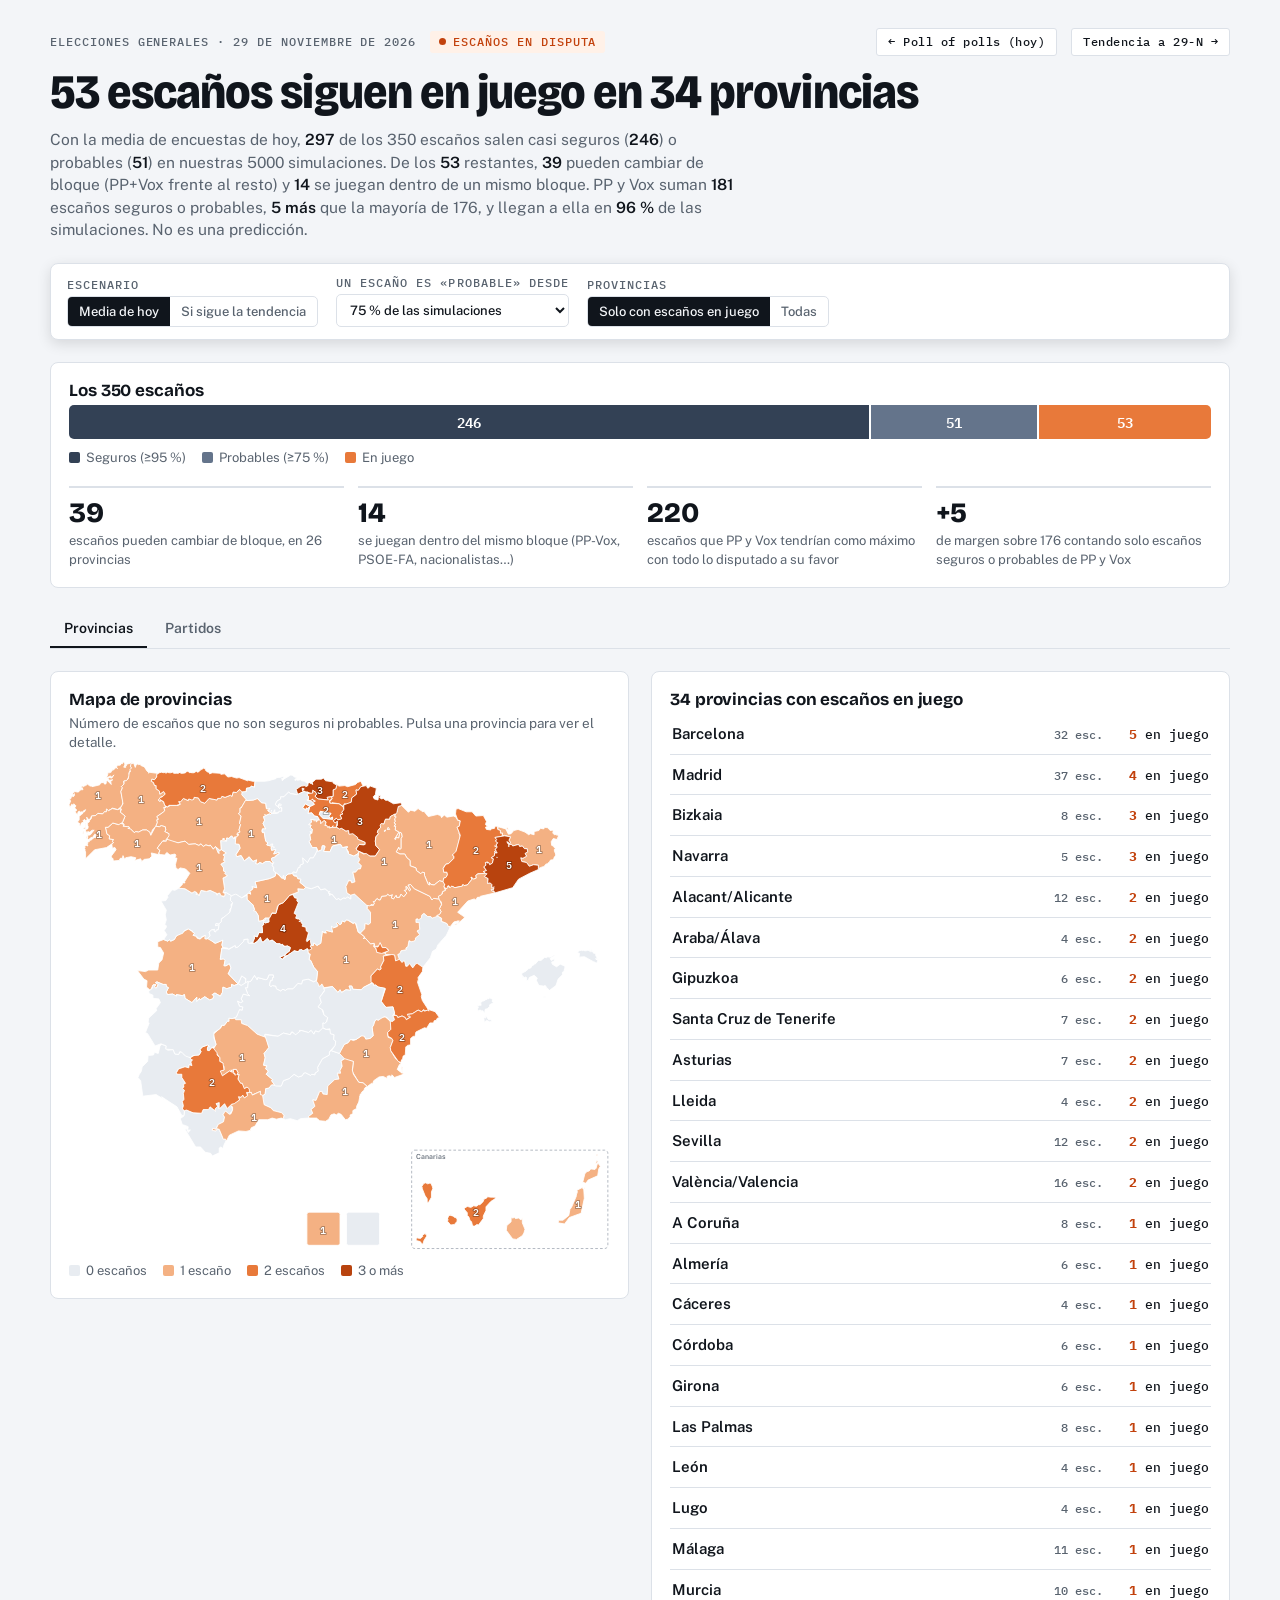
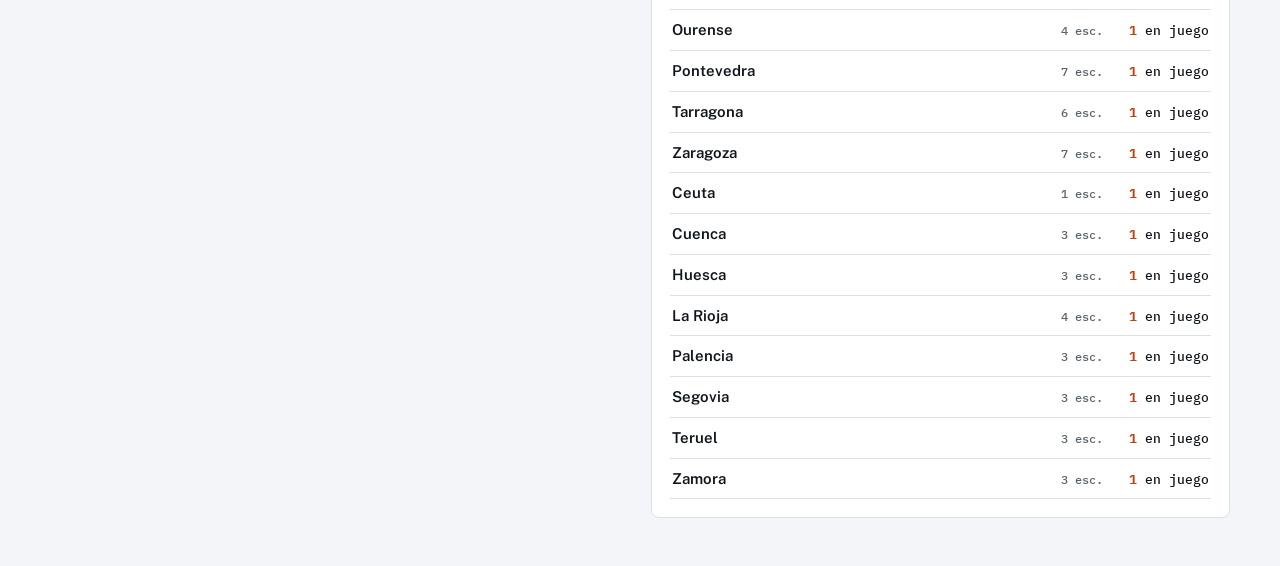
<file: disputa.html>
<!doctype html>
<html lang="es">
<head>
<meta charset="utf-8">
<meta name="viewport" content="width=device-width,initial-scale=1,viewport-fit=cover">
<meta name="description" content="Qué escaños son seguros, probables o están en juego provincia a provincia y partido a partido, con las simulaciones del Poll of polls 29N">
<title>Escaños en disputa 29N</title>
<link rel="stylesheet" href="https://fonts.googleapis.com/css2?family=Bricolage+Grotesque:opsz,wght@12..96,600;12..96,800&family=Public+Sans:wght@400;500;600&family=IBM+Plex+Mono:wght@400;500&display=swap">
<style>

/* Layout: cabecera editorial con titular dinámico, control de tiempo, dos columnas (voto | curva), hemiciclo + tabla, cuadrícula de provincias y escaños disputados */
:root{
  --card:#ffffff; --bg:#f3f5f8; --surface:#ffffff; --ink:#10151c; --muted:#59636f; --faint:#8a94a1; --rule:#dce1e8; --track:#e8ecf1;
  --live:#c2410c; --live-bg:#fff1e8; --focus:#1d4ed8;
  --c-PP:#1d84ce; --c-PSOE:#e30613; --c-VOX:#5aa31f; --c-SUMAR:#e6007e; --c-PODEMOS:#7b3f98; --c-SALF:#b8860b;
  --c-ERC:#e8890c; --c-JUNTS:#00a99d; --c-BILDU:#8a9a0a; --c-PNV:#0b6b3a; --c-BNG:#3aa0c4; --c-CC:#d9b800; --c-UPN:#a3324a; --c-OTROS:#8a94a1;
  --f-display:'Bricolage Grotesque','Arial Narrow',system-ui,sans-serif; --f-body:'Public Sans',system-ui,sans-serif; --f-mono:'IBM Plex Mono',ui-monospace,monospace;
}
@media (prefers-color-scheme:dark){:root:not([data-theme="light"]){
  --bg:#0d1117; --surface:#161b22; --ink:#eef1f5; --muted:#a5afbb; --faint:#7a8593; --rule:#2a313b; --track:#242b35;
  --live:#fb923c; --live-bg:#2a1a10; --focus:#7aa2ff;
  --c-PP:#4aa3e8; --c-PSOE:#f0535b; --c-VOX:#7cc43a; --c-SUMAR:#f2489f; --c-PODEMOS:#a678c6; --c-SALF:#d6a428;
  --c-ERC:#f29a2a; --c-JUNTS:#2bc7ba; --c-BILDU:#adc12a; --c-PNV:#3aa56a; --c-BNG:#5bbbdc; --c-CC:#ecc82a; --c-UPN:#cf5a73; --c-OTROS:#7a8593; color-scheme:dark}}
:root[data-theme="dark"]{
  --bg:#0d1117; --surface:#161b22; --ink:#eef1f5; --muted:#a5afbb; --faint:#7a8593; --rule:#2a313b; --track:#242b35;
  --live:#fb923c; --live-bg:#2a1a10; --focus:#7aa2ff;
  --c-PP:#4aa3e8; --c-PSOE:#f0535b; --c-VOX:#7cc43a; --c-SUMAR:#f2489f; --c-PODEMOS:#a678c6; --c-SALF:#d6a428;
  --c-ERC:#f29a2a; --c-JUNTS:#2bc7ba; --c-BILDU:#adc12a; --c-PNV:#3aa56a; --c-BNG:#5bbbdc; --c-CC:#ecc82a; --c-UPN:#cf5a73; --c-OTROS:#7a8593; color-scheme:dark}
*{box-sizing:border-box}
body{background:var(--bg);color:var(--ink);font-family:var(--f-body);font-size:15px;line-height:1.45;padding-left:max(16px,env(safe-area-inset-left,0px));padding-right:max(16px,env(safe-area-inset-right,0px));padding-block:20px 40px}
.wrap{max-width:1180px;margin-inline:auto;display:flex;flex-direction:column;gap:22px}
.kick{display:flex;flex-wrap:wrap;gap:10px 14px;align-items:center;font:500 12px/1 var(--f-mono);letter-spacing:.08em;text-transform:uppercase;color:var(--muted)}
.pill{padding:5px 9px;border-radius:3px;background:var(--live-bg);color:var(--live);font-weight:500}
.pill::before{content:"";display:inline-block;width:7px;height:7px;border-radius:50%;background:var(--live);margin-right:7px;vertical-align:1px}
h1{font:800 clamp(28px,5vw,48px)/1.04 var(--f-display);letter-spacing:-.02em;text-wrap:balance;margin:12px 0 10px;font-stretch:90%}
.sub{max-width:78ch;color:var(--muted);font-size:15.5px;margin:0}
.sub b{color:var(--ink);font-weight:600}
.ctrl{display:flex;flex-wrap:wrap;gap:12px 18px;align-items:center;background:var(--surface);border:1px solid var(--rule);border-radius:8px;padding:12px 16px}
.ctrl{position:sticky;top:8px;z-index:30;box-shadow:0 4px 14px rgba(0,0,0,.12)}
@media(max-width:560px){.ctrl{padding:8px 10px;gap:6px 10px}.ctrl .big{font-size:18px;min-width:5ch}.ctrl button{padding:6px 10px}.ctrl .rng{order:5;flex-basis:100%}.ctrl .ord .lbl{display:none}.ctrl .ord select{padding:5px 6px;max-width:150px}}
.ctrl button{font:500 13px var(--f-body);border:1px solid var(--ink);background:var(--ink);color:var(--bg);padding:8px 14px;border-radius:5px;cursor:pointer}
.ctrl button:hover{opacity:.88}
.ctrl .rng{flex:1 1 260px;display:flex;flex-direction:column;gap:4px;min-width:0}
.ctrl input[type=range]{width:100%;accent-color:var(--ink)}
.ctrl .big{font:500 22px var(--f-mono);font-variant-numeric:tabular-nums;min-width:7ch}
.ctrl label{font-size:13px;color:var(--muted);display:flex;gap:7px;align-items:center}
.ord{display:flex;flex-direction:column;gap:4px}
.ord select{font:500 13px var(--f-body);background:var(--surface);color:var(--ink);border:1px solid var(--rule);border-radius:5px;padding:7px 9px}
.ctrl label.lbl{display:block}
.lbl{font:500 11.5px/1.2 var(--f-mono);letter-spacing:.09em;text-transform:uppercase;color:var(--muted)}
.cols{display:grid;grid-template-columns:minmax(0,5fr) minmax(0,6fr);gap:22px}
@media(max-width:860px){.cols{grid-template-columns:minmax(0,1fr)}}
.card{background:var(--surface);border:1px solid var(--rule);border-radius:8px;padding:18px;min-width:0}
.card h2{font:700 17px/1.2 var(--f-display);margin:0 0 3px;letter-spacing:-.005em}
.card .note{font-size:12.5px;color:var(--muted);margin:0 0 14px}
.rows{display:flex;flex-direction:column;gap:11px}
.prow .top{display:flex;align-items:baseline;gap:8px}
.prow .nm{font-weight:600;font-size:14.5px}
.prow .sw{width:9px;height:9px;border-radius:2px;display:inline-block;margin-right:6px}
.prow .pc{margin-left:auto;font:500 21px var(--f-mono);font-variant-numeric:tabular-nums}
.prow .mg{font:400 11.5px var(--f-mono);color:var(--muted);min-width:5.5ch;text-align:right}
.bar{position:relative;height:8px;background:var(--track);border-radius:2px;margin-top:5px}
.bar i{position:absolute;left:0;top:0;bottom:0;border-radius:2px 0 0 2px}
.bar u{position:absolute;top:-3px;bottom:-3px;width:2px;background:var(--ink);text-decoration:none}
.bar s{position:absolute;top:-1px;bottom:-1px;width:0;border-left:2px dotted var(--faint);text-decoration:none}
.prow .ft{font-size:11.5px;color:var(--faint);margin-top:3px}
.legend{display:flex;flex-wrap:wrap;gap:6px 16px;font-size:12px;color:var(--muted);margin-top:14px;border-top:1px solid var(--rule);padding-top:11px}
.legend span::before{content:"";display:inline-block;margin-right:6px;vertical-align:middle}
.lg1::before{width:2px;height:12px;background:var(--ink)}
.lg2::before{height:12px;border-left:2px dotted var(--faint)}
.lg3::before{width:14px;height:8px;background:var(--track)}
svg text{font-family:var(--f-mono)}
#chart{width:100%;height:auto;display:block}
.tt{position:fixed;z-index:20;pointer-events:none;background:var(--ink);color:var(--bg);padding:8px 10px;border-radius:5px;font:12px/1.5 var(--f-mono);display:none;max-width:260px}
.seatsgrid{display:grid;grid-template-columns:minmax(0,1fr) minmax(0,1fr);gap:22px;align-items:start}
@media(max-width:860px){.seatsgrid{grid-template-columns:minmax(0,1fr)}}
.hemi{position:relative}
.hemi .mid{position:absolute;left:0;right:0;bottom:6px;text-align:center}
.hemi .n{font:800 clamp(30px,8vw,44px)/1 var(--f-display);letter-spacing:-.02em}
.hemi .lbl{font-size:10px}
.tbl{width:100%;border-collapse:collapse;font-size:13.5px}
.tbl th{font:500 11px var(--f-mono);letter-spacing:.07em;text-transform:uppercase;color:var(--muted);text-align:right;padding:0 0 7px 8px;border-bottom:1px solid var(--rule)}
.tbl th:first-child,.tbl td:first-child{text-align:left;padding-left:0}
.tbl td{padding:7px 0 7px 8px;text-align:right;border-bottom:1px solid var(--rule);font-variant-numeric:tabular-nums}
.tbl td.s{font:500 17px var(--f-mono)}
.tbl td.r,.tbl td.d{font:400 12.5px var(--f-mono);color:var(--muted)}
.tbl .sw{width:9px;height:9px;border-radius:2px;display:inline-block;margin-right:7px}
.maj{display:flex;flex-wrap:wrap;gap:8px 22px;margin-top:14px;font-size:13px;color:var(--muted)}
.maj b{color:var(--ink);font:500 15px var(--f-mono)}
.mapwrap{display:grid;grid-template-columns:minmax(0,3fr) minmax(0,2fr);gap:22px;align-items:start}
@media(max-width:860px){.mapwrap{grid-template-columns:minmax(0,1fr)}}
.mapsvg{width:100%;height:auto;display:block;max-width:640px;margin:0 auto}
.mapsvg path,.mapsvg rect.sqr{stroke:var(--card);stroke-width:1.6;stroke-linejoin:round;cursor:pointer;transition:fill-opacity .25s}
.mapsvg .sel{stroke:var(--ink);stroke-width:4}
.mapsvg [data-id]:focus-visible{outline:none;stroke:var(--focus);stroke-width:4}
.mapsvg text{font:600 15px var(--f-mono);fill:#fff;text-anchor:middle;dominant-baseline:central;pointer-events:none;paint-order:stroke;stroke:rgba(0,0,0,.35);stroke-width:2.5px}
.mapsvg .bx{fill:none;stroke:var(--faint);stroke-width:1.2;stroke-dasharray:5 4}
.mapsvg .bt{font:500 13px var(--f-body);fill:var(--muted);stroke:none;text-anchor:start}
.leg{display:flex;flex-wrap:wrap;gap:6px 14px;font-size:12.5px;color:var(--muted);margin-top:10px;align-items:center}
.leg i{display:inline-block;width:10px;height:10px;border-radius:2px;margin-right:5px;vertical-align:-1px}
.gobtn{font:500 13px var(--f-body);border:1px solid var(--ink);background:var(--ink);color:var(--bg);padding:8px 14px;border-radius:5px;cursor:pointer}.gobtn:focus-visible{outline:3px solid var(--focus);outline-offset:2px}
.pd h3{font:700 20px var(--f-display);margin:0 0 2px}
.pd .meta{color:var(--muted);font-size:13px;margin-bottom:12px}
.ls{display:flex;flex-direction:column}
.ls .ax,.ls .row{display:grid;grid-template-columns:minmax(96px,150px) minmax(0,1fr) minmax(70px,120px);gap:12px;align-items:center}
.ls .ax{font:500 11.5px var(--f-mono);color:var(--muted);padding-bottom:6px;border-bottom:1px solid var(--rule)}
.ls .ax .tk{position:relative;height:14px}
.ls .ax .tk span{position:absolute;transform:translateX(-50%);white-space:nowrap}
.ls .ax .tk span:first-child{transform:none}.ls .ax .tk span:last-child{transform:translateX(-100%)}
.ls .ax .hh{text-align:right}
.ls .row{background:none;border:0;border-bottom:1px solid var(--rule);padding:0;width:100%;text-align:left;color:inherit;cursor:pointer;font-family:inherit;min-height:50px}
.ls .row:focus-visible{outline:3px solid var(--focus);outline-offset:1px}
.ls .row:hover{background:var(--track)}
.ls .nm{font-size:13.5px;line-height:1.2}.ls .nm b{display:block;font-weight:600}.ls .nm small{color:var(--muted);font:11.5px var(--f-mono)}
.ls .tr{position:relative;height:50px}
.ls .tr::before{content:"";position:absolute;left:0;right:0;top:34px;height:1px;background:var(--rule)}
.ls .tr .g{position:absolute;top:0;bottom:0;width:1px;background:var(--rule);opacity:.6}
.ls .tr .sq{position:absolute;top:28px;width:13px;height:13px;border-radius:2px;transform:translateX(-50%)}
.ls .tr .lb{position:absolute;top:8px;font:600 12px var(--f-body);white-space:nowrap}
.ls .hd{font:600 13.5px var(--f-body);text-align:right}
@media(max-width:560px){.ls .ax,.ls .row{grid-template-columns:78px minmax(0,1fr) 64px;gap:6px}.ls .ax .tk span.o{display:none}.ls .ax .hh{font-size:10px;line-height:1.1}.ls .hd{overflow-wrap:anywhere}.ls .lb{font-size:10.5px}.ls .hd{font-size:12px}}
.foot{font-size:12.5px;color:var(--muted);display:flex;flex-direction:column;gap:8px;border-top:1px solid var(--rule);padding-top:16px}
.foot code{font:12px var(--f-mono);background:var(--track);padding:1px 5px;border-radius:3px}

.chips{display:flex;flex-wrap:wrap;gap:6px;margin:0 0 12px}
.chip{display:inline-flex;align-items:center;gap:6px;font:500 12.5px var(--f-body);color:var(--muted);background:var(--surface);border:1px solid var(--rule);border-radius:999px;padding:5px 11px 5px 9px;cursor:pointer}
.chip i{width:9px;height:9px;border-radius:2px;background:var(--c);display:inline-block;opacity:.35}
.chip[aria-pressed="true"]{color:var(--ink);border-color:var(--ink)}
.chip[aria-pressed="true"] i{opacity:1}
.chip:focus-visible{outline:3px solid var(--focus);outline-offset:1px}
.vals{display:grid;grid-template-columns:repeat(auto-fill,minmax(210px,1fr));gap:10px;margin-top:14px;border-top:1px solid var(--rule);padding-top:12px}
.val .vn{font-weight:600;font-size:13.5px;display:flex;align-items:center;gap:6px;margin-bottom:4px}
.val .sw{width:9px;height:9px;border-radius:2px;display:inline-block}
.val .vr{display:grid;grid-template-columns:22px minmax(0,1fr) auto;gap:8px;align-items:center;font-size:12.5px;color:var(--muted);padding:2px 0}
.val .vr b{font:500 14px var(--f-mono);color:var(--ink);font-variant-numeric:tabular-nums}
.ln{display:block;height:0;border-top:3px solid var(--c)}
.ln.cnt{border-top:2px dashed var(--c)}
.gwrap{margin-top:26px;border-top:1px solid var(--rule);padding-top:18px}
.gwrap h3{font:700 16px var(--f-display);margin:0 0 3px}
.grow{display:grid;grid-template-columns:minmax(0,230px) minmax(0,1fr);gap:6px 18px;align-items:end;padding:10px 0;border-bottom:1px solid var(--rule)}
.grow:last-of-type{border-bottom:0}
@media(max-width:760px){.grow{grid-template-columns:minmax(0,1fr)}}
.gt{font-weight:600;font-size:14.5px}
.gs{font-size:12.5px;color:var(--muted);margin-top:2px}
.gs b{font:500 13px var(--f-mono);color:var(--ink)}
.gsvg{width:100%;height:auto;display:block}
details summary{cursor:pointer;color:var(--ink);font-weight:600}
/* Poll of polls 29N: panel de estimación. Retícula: cabecera editorial, barra de controles fija, dos columnas (voto | evolución), escaños, tabla de encuestas, mapa y microdatos. Tokens heredados del panel de escrutinio. */
.ctrl{align-items:flex-end}
.ctrl .fld{display:flex;flex-direction:column;align-items:stretch;gap:5px;min-width:0;font-size:13px;color:var(--muted)}
.ctrl .fld .rg{display:flex;align-items:center;gap:10px}
.ctrl .fld .rg input{width:140px;max-width:100%}
.ctrl .big{font:500 15px var(--f-mono);min-width:4.6ch;color:var(--ink)}
.fld select,.advgrid select{font:500 13px var(--f-body);background:var(--surface);color:var(--ink);border:1px solid var(--rule);border-radius:5px;padding:7px 9px;max-width:100%}
fieldset.fld{border:0;margin:0;padding:0}
fieldset.fld legend{padding:0;margin-bottom:5px}
.seg>span{display:inline-flex;border:1px solid var(--rule);border-radius:5px;overflow:hidden;background:var(--surface)}
.seg input{position:absolute;opacity:0;pointer-events:none}
.seg label{padding:7px 11px;font:500 13px var(--f-body);color:var(--muted);cursor:pointer;display:block}
.seg input:checked+label{background:var(--ink);color:var(--bg)}
.seg input:focus-visible+label{outline:3px solid var(--focus);outline-offset:-3px}
.ctrl{top:calc(8px + env(safe-area-inset-top,0px))}
@media(max-width:560px){.ctrl{position:static}.ctrl .fld .rg input{width:100%}.ctrl .fld{flex:1 1 140px}}
.bar .rgw{position:absolute;top:2px;height:4px;border-radius:2px;background:var(--ink);opacity:.22}
.lg2::before{border-left:2px dotted var(--faint)}
.lg1::before{width:0;border-left:2px dotted var(--faint);height:12px;background:none}
.legend .lg2::before{width:14px;height:4px;border:0;background:var(--ink);opacity:.22;border-radius:2px}
.legend .lg3::before{width:14px;height:8px;background:var(--c-PP);opacity:.8}
.rowhead{display:flex;flex-wrap:wrap;gap:12px 20px;align-items:flex-start;justify-content:space-between}
.rowhead>div:first-child{flex:1 1 360px;min-width:0}
.btns{display:flex;gap:8px;flex-wrap:wrap}
.ghost{font:500 13px var(--f-body);border:1px solid var(--rule);background:var(--surface);color:var(--ink);padding:8px 14px;border-radius:5px;cursor:pointer}
.ghost:hover{border-color:var(--ink)}
.ghost:focus-visible{outline:3px solid var(--focus);outline-offset:2px}
.tw{overflow-x:auto;max-width:100%;margin-top:6px}
.pt{width:100%;border-collapse:collapse;font-size:13px;min-width:880px}
.pt.mt{min-width:560px}
.pt th{font:500 11px var(--f-mono);letter-spacing:.07em;text-transform:uppercase;color:var(--muted);text-align:left;padding:0 8px 7px;border-bottom:1px solid var(--rule);white-space:nowrap}
.pt td{padding:5px 8px;border-bottom:1px solid var(--rule);vertical-align:middle}
.pt .c{text-align:center;width:44px;padding-inline:4px}
.pt th:nth-child(n+4):not(:last-child),.pt td.num{text-align:right}
.pt.mt th:not(:first-child){text-align:right}
.pt .num{font-variant-numeric:tabular-nums;font-family:var(--f-mono)}
.pt tr.off td{opacity:.5}
.pt tr.off td.c,.pt tr.off .in{opacity:1}
.pt tr.grp td{font:600 12px var(--f-body);color:var(--ink);padding-top:12px;border-bottom:1px solid var(--ink)}
.pt tr.sel td{background:var(--track);font-weight:600}
.pt td .sw{width:9px;height:9px;border-radius:2px;display:inline-block;margin-right:7px}
.pt .to{font-size:12.5px;color:var(--muted)}
.pt td.up{color:var(--c-PP);font-weight:600}.pt td.dn{color:var(--c-PSOE);font-weight:600}
.in{font:13px var(--f-body);color:var(--ink);background:var(--surface);border:1px solid transparent;border-radius:4px;padding:5px 6px;width:100%;min-width:0}
.in:hover{border-color:var(--rule)}
.in:focus-visible{outline:2px solid var(--focus);outline-offset:0;border-color:transparent}
.in.num{text-align:right;font-family:var(--f-mono);width:62px}
.in.q{width:48px}
.in.txt{min-width:210px;font-weight:600}
input[type=date].in{width:132px;font-family:var(--f-mono);font-size:12.5px}
.nm2{min-width:230px}
.nm2 .pn{display:block;font-size:11.5px;color:var(--faint);padding:2px 6px 0}
.nm2 .pn.warn{color:var(--live)}
.mu{display:inline-block;width:18px;height:18px;line-height:18px;text-align:center;border-radius:3px;background:var(--ink);color:var(--bg);font:600 11px var(--f-mono);margin-right:8px}
.pt td.ro{padding-inline:8px;color:var(--muted)}
.pt .pw{color:var(--ink);font-weight:500}
.pt .x{border:0;background:none;color:var(--muted);font-size:18px;line-height:1;cursor:pointer;padding:4px 8px;border-radius:4px}
.pt .x:hover{color:var(--live)}
.pt .x:focus-visible,.pt input[type=checkbox]:focus-visible{outline:3px solid var(--focus);outline-offset:1px}
.pt input[type=checkbox]{width:16px;height:16px;accent-color:var(--ink)}
.adv{margin-top:16px;border-top:1px solid var(--rule);padding-top:12px}
.advgrid{display:grid;grid-template-columns:repeat(auto-fill,minmax(250px,1fr));gap:14px 22px;margin:14px 0 8px}
.advgrid .fld{display:flex;flex-direction:column;gap:5px}
.advgrid .rg{display:flex;align-items:center;gap:10px}
.advgrid .rg input{flex:1 1 auto;min-width:0;accent-color:var(--ink)}
.advgrid .big{font:500 15px var(--f-mono);min-width:4.6ch}
.sh{font:700 16px var(--f-display);margin:22px 0 3px}
.mapsvg .bt{stroke:none;fill:var(--muted);text-anchor:start;font:500 13px var(--f-body)}
.mapsvg path,.mapsvg rect.sqr{stroke:var(--surface)}
.pd .tbl td.r{font:400 12.5px var(--f-mono);color:var(--muted)}
.foot a{color:var(--ink)}
.chip{cursor:pointer}
#hemin{font-variant-numeric:tabular-nums}
@media (prefers-reduced-motion:reduce){*{transition:none!important}}

.nm2 .pn[hidden]{display:none}

.panel{display:flex;flex-direction:column;gap:22px}
.tabs{display:flex;gap:4px;border-bottom:1px solid var(--rule);overflow-x:auto;max-width:100%}
.tabs button{font:600 14px var(--f-body);color:var(--muted);background:none;border:0;border-bottom:3px solid transparent;padding:10px 14px;cursor:pointer;white-space:nowrap;margin-bottom:-1px}
.tabs button:hover{color:var(--ink)}
.tabs button[aria-selected="true"]{color:var(--ink);border-bottom-color:var(--ink)}
.tabs button:focus-visible{outline:3px solid var(--focus);outline-offset:-3px;border-radius:4px}
.kpis{display:grid;grid-template-columns:repeat(auto-fit,minmax(190px,1fr));gap:14px 22px;margin:14px 0 16px;padding:12px 0;border-block:1px solid var(--rule)}
.kpis b{display:block;font:800 clamp(22px,4vw,30px)/1.1 var(--f-display);letter-spacing:-.01em;font-variant-numeric:tabular-nums}
.kpis span{display:block;font-size:12.5px;color:var(--muted);margin-top:3px}
#pk{margin-bottom:0;border-bottom:0;padding-bottom:0}
.provwrap{grid-template-columns:minmax(0,4fr) minmax(0,7fr)}
.partywrap{grid-template-columns:minmax(0,1fr) minmax(0,1fr)}
@media(max-width:860px){.provwrap,.partywrap{grid-template-columns:minmax(0,1fr)}}
.fld.sel{display:flex;flex-direction:column;gap:5px;margin:0 0 12px;max-width:320px}
.fld.sel select{font:500 14px var(--f-body);background:var(--surface);color:var(--ink);border:1px solid var(--rule);border-radius:5px;padding:8px 10px}
.pd .kpis{grid-template-columns:repeat(auto-fit,minmax(150px,1fr));margin-top:6px}
.pd .kpis b{font-size:clamp(18px,3vw,23px)}
.prt{min-width:620px}
.prt th,.prt td{padding-inline:6px}
.prt th{font-size:10.5px;letter-spacing:.04em}
.prt td.num,.prt th:not(:first-child){text-align:right}
.pt td.s2{font:500 15px var(--f-mono)}
.need small{font:500 11.5px var(--f-mono);margin-left:4px}
small.gd,td.gd{color:var(--good)}small.bd,td.bd{color:var(--bad)}
.pt td.gd,.pt td.bd{font-weight:600}
.lk{white-space:nowrap;font:600 13.5px var(--f-body);color:var(--ink);background:none;border:0;padding:3px 0;cursor:pointer;text-align:left;text-decoration:underline;text-decoration-color:var(--rule);text-underline-offset:3px}
.lk:hover{text-decoration-color:var(--ink)}
.lk:focus-visible{outline:3px solid var(--focus);outline-offset:2px;border-radius:3px}
.mut{color:var(--faint);font:11.5px var(--f-mono)}
.qs{display:flex;flex-direction:column;gap:5px;margin-top:6px}
.qr{display:grid;grid-template-columns:26px minmax(110px,170px) minmax(0,1fr) 56px;gap:10px;align-items:center;font-size:13px}
.qr small{color:var(--faint);font:11px var(--f-mono)}
.qn{font:500 12px var(--f-mono);color:var(--muted);text-align:right}
.qp .sw{width:9px;height:9px;border-radius:2px;display:inline-block;margin-right:7px}
.qb{position:relative;height:12px;background:var(--track);border-radius:2px;overflow:hidden}
.qb i{position:absolute;left:0;top:0;bottom:0;border-radius:2px}
.qr.out .qb{background:none;border:1px dashed var(--faint)}
.qr.out .qb i{opacity:.35}
.qr.out .qp,.qr.out .qv,.qr.out .qn{color:var(--faint)}
.qr.won:last-of-type{}
.qv{font:500 12.5px var(--f-mono);text-align:right;font-variant-numeric:tabular-nums}
.qr.out:first-of-type{}
.tw.tall{max-height:640px;overflow:auto}
.tw.tall thead th{position:sticky;top:0;background:var(--surface);z-index:1}
.sortb{display:flex;gap:6px;flex-wrap:wrap}
#tbl tr.clk{cursor:pointer}#tbl tr.clk:hover td{background:var(--track)}
.chip small{font:500 11.5px var(--f-mono);color:var(--muted);margin-left:2px}
.mapsvg text.ml{font:600 15px var(--f-mono);text-anchor:middle;dominant-baseline:central;pointer-events:none;paint-order:stroke;stroke-width:3px}
.mapsvg text.ml.lt{fill:#fff;stroke:rgba(0,0,0,.4)}
.mapsvg text.ml.dk{fill:var(--ink);stroke:var(--surface)}
.mapsvg text.ml.lg{font-size:26px;stroke-width:4px}
.mapsvg text.ml.sm{font-size:19px;stroke-width:3.5px}
#ptab{min-width:0}
.prt{font-size:12.5px}
.mapsvg text.bt{font:500 13px var(--f-body);text-anchor:start;dominant-baseline:auto;fill:var(--muted);stroke:none;paint-order:normal}
.pd h3{font:700 22px var(--f-display);margin:0 0 2px}
[hidden]{display:none!important}
.thrb{cursor:pointer}.thrb:focus{outline:none}.thrb:focus-visible rect:first-of-type,.thrb:hover rect:first-of-type{stroke:var(--ink);stroke-width:1.5}
:root{--c-ADELANTE:#1f9d55;--c-COMPROMIS:#e4572e;--c-UPC:#2a6f97}
@media (prefers-color-scheme:dark){:root:not([data-theme="light"]){--c-ADELANTE:#4cc784;--c-COMPROMIS:#f27a53;--c-UPC:#58a6d6}}
:root[data-theme="dark"]{--c-ADELANTE:#4cc784;--c-COMPROMIS:#f27a53;--c-UPC:#58a6d6}
.ptw{max-height:680px;overflow:auto}.ptw thead th{position:sticky;top:0;background:var(--surface);z-index:2}

.mgb{display:inline-block;width:56px;height:6px;background:var(--track);border-radius:3px;vertical-align:middle;margin-right:6px;overflow:hidden}
.mgb i{display:block;height:100%;background:var(--focus);border-radius:3px}

.lsw{overflow-x:auto}.lsg{min-width:640px}
.lsr{display:grid;grid-template-columns:170px 1fr 110px;gap:12px;align-items:center;padding:10px 0;border-top:1px solid var(--rule)}
.lsr.lsh{border-top:0;padding:4px 0;font-size:11px;color:var(--muted)}
.lsn{display:flex;flex-direction:column;gap:2px}.lsn .lk{text-align:left;font-weight:700}
.lsx{position:relative;height:34px}
.lsh .lsx{height:16px}.lsh .lsx span{position:absolute;top:0;white-space:nowrap;font-size:11px}
.lsh .lsx span:last-child{right:0}.lsh .lsx span:nth-child(n+2):not(:last-child){transform:translateX(-50%)}
.lsq{text-align:right;font-size:12px}
.lst{background:linear-gradient(var(--rule),var(--rule)) 0 70%/100% 1px no-repeat,linear-gradient(90deg,transparent calc(25% - .5px),var(--rule) 25%,transparent calc(25% + .5px),transparent calc(50% - .5px),var(--rule) 50%,transparent calc(50% + .5px),transparent calc(75% - .5px),var(--rule) 75%,transparent calc(75% + .5px))}
.lsd{position:absolute;top:60%;width:12px;height:12px;margin:-4px 0 0 -6px;border-radius:2px}
.lsl{position:absolute;top:0;font-size:12px;font-weight:600;white-space:nowrap;transform:translateX(0);margin-right:-4px}

.cols2{display:grid;grid-template-columns:minmax(0,3fr) minmax(0,2fr);gap:22px;align-items:start}
@media(max-width:860px){.cols2{grid-template-columns:minmax(0,1fr)}}
.cols2 .lsg{min-width:0}
.cols2 .pt.mt{min-width:0}
.cols2 .pt th{white-space:normal;letter-spacing:.02em;font-size:10px;padding:0 5px 7px;vertical-align:bottom}
.cols2 .pt td{padding:5px}
.cols2 .lsx{white-space:normal}

.scn{margin:14px 0 4px}
.cols2s{display:grid;grid-template-columns:minmax(0,3fr) minmax(0,2fr);gap:22px;align-items:start}
@media(max-width:860px){.cols2s{grid-template-columns:minmax(0,1fr)}}
.scng{display:flex;flex-direction:column;gap:12px}.scng>div{border:1px solid var(--rule);border-radius:6px;padding:10px 12px}.scng b{display:block;font:600 14px var(--f-body)}.scng span{font-size:13px;color:var(--muted)}.scng span b{display:inline;font-size:13px;color:var(--ink)}

.navbtn{margin-left:auto;padding:6px 11px;border-radius:3px;border:1px solid var(--rule);background:var(--surface);color:var(--ink);font:500 12px/1.2 var(--f-mono);letter-spacing:.04em;text-transform:none;text-decoration:none}
.navbtn:hover,.navbtn:focus-visible{border-color:var(--live);color:var(--live)}

#trtbl td.s{font-size:14px}#trtbl th,#trtbl td{padding-left:6px}#trtbl td.d{color:var(--muted);font-size:12.5px}
@media(max-width:560px){#trtbl{font-size:12px}#trtbl td.s{font-size:12.5px}#trtbl th{font-size:9.5px;letter-spacing:.02em;padding-left:4px}#trtbl td{padding-left:4px}}

.cpt{cursor:pointer}.cpt:hover{fill-opacity:.7;stroke-width:2.4}
#ctip{position:fixed;z-index:50;max-width:min(300px,calc(100vw - 16px));padding:8px 10px;border-radius:5px;background:var(--surface);color:var(--ink);border:1px solid var(--rule);box-shadow:0 4px 14px rgba(0,0,0,.18);font-size:12.5px;line-height:1.4;pointer-events:none}
#ctip b{font-weight:600}#ctip span{display:block;color:var(--muted)}#ctip span b{color:var(--ink)}#ctip>b{display:block;margin-bottom:2px}
.prt th{font-size:10px;letter-spacing:.02em;padding-left:5px}.prt td{padding-left:5px}.prt td.num{font-size:13px}.prt td.s2{font-size:15px}
.prt td:first-child{white-space:normal;min-width:96px;max-width:150px}.prt td.need small{display:block;text-align:right}
.prt{min-width:560px}.prt td:first-child .lk{white-space:normal;text-align:left;line-height:1.25}.prt td.need{white-space:nowrap}

.navbtn.nb2{margin-left:0}
h2{font:700 20px/1.2 var(--f-display);margin:0 0 12px;font-stretch:90%}
.card{background:var(--surface);border:1px solid var(--rule);border-radius:8px;padding:18px}
.two{display:grid;grid-template-columns:minmax(0,1fr) minmax(0,1fr);gap:22px;align-items:start}
@media(max-width:860px){.two{grid-template-columns:1fr}}
.muted{color:var(--muted);font-size:13.5px;margin:0 0 8px}
.sbar{display:flex;height:34px;border-radius:5px;overflow:hidden;gap:2px}
.sbar span{display:flex;align-items:center;justify-content:center;color:#fff;font:600 14px var(--f-mono);min-width:0}
.s-sure{background:#334155}.s-prob{background:#64748b}.s-dis{background:#e8793a}
.lgd{display:flex;flex-wrap:wrap;gap:6px 16px;margin-top:10px;font-size:13px;color:var(--muted)}
.sw{display:inline-block;width:11px;height:11px;border-radius:2px;margin-right:6px;vertical-align:-1px}
.kp{display:grid;grid-template-columns:repeat(auto-fit,minmax(200px,1fr));gap:14px;margin-top:18px}
.kp div{display:flex;flex-direction:column;gap:2px;border-top:2px solid var(--rule);padding-top:8px}
.kp b{font:800 28px var(--f-display)}.kp span{font-size:13px;color:var(--muted)}
.mapsvg text.ml{font:600 18px var(--f-mono)}
.mapsvg path,.mapsvg rect.sqr{stroke:var(--surface);stroke-width:1.6}
.pv{border-bottom:1px solid var(--rule)}
.pv summary{display:grid;grid-template-columns:1fr auto auto;gap:14px;padding:9px 2px;cursor:pointer;align-items:baseline}
.pv .pn{font-weight:600}.pv .ps{color:var(--muted);font:500 12px var(--f-mono)}.pv .pd{font:500 13px var(--f-mono);min-width:92px;text-align:right}.pd b{color:var(--live)}
.pv.on{background:var(--live-bg)}
.in{padding:2px 2px 12px;display:flex;flex-direction:column;gap:8px;font-size:13.5px}
.sr{display:flex;gap:10px;flex-wrap:wrap;align-items:center}.lb{color:var(--muted);font-size:12px;min-width:120px}
.chp{display:inline-block;margin:2px 4px 2px 0;padding:2px 8px;border-radius:12px;font:500 12px var(--f-mono);border:1.5px solid var(--c);color:var(--ink)}
.chp.sure{background:var(--c);color:#fff}
.chp.prob{background:color-mix(in srgb,var(--c) 22%,transparent)}
.chp.dis{border-style:dashed}
.blk{color:var(--muted)}.blk b{color:var(--ink)}
.note p{max-width:80ch;color:var(--muted);margin:0 0 10px}

.tw{overflow-x:auto}.ptab{width:100%;border-collapse:collapse;font-size:13.5px}
.ptab th{font:500 11px var(--f-mono);text-transform:uppercase;letter-spacing:.05em;color:var(--muted);text-align:right;padding:6px 8px;border-bottom:1px solid var(--rule)}
.ptab th:first-child,.ptab td:first-child{text-align:left}
.ptab td{padding:7px 8px;border-bottom:1px solid var(--rule);text-align:right;font-variant-numeric:tabular-nums}
.ptab tbody tr{cursor:pointer}.ptab tbody tr:hover,.ptab tbody tr.on{background:var(--live-bg)}
#pdet h3{font:700 18px var(--f-display);margin:20px 0 10px}#pdet h4{font:600 14px var(--f-body);margin:0 0 2px}
.pcols{display:grid;grid-template-columns:1fr 1fr;gap:22px}@media(max-width:760px){.pcols{grid-template-columns:1fr}}
.pl{display:grid;grid-template-columns:minmax(0,1fr) 90px 44px;gap:10px;align-items:center;padding:3px 0;font-size:13.5px}
.pl small{color:var(--muted)}.pb{height:8px;background:var(--track);border-radius:4px;overflow:hidden}.pb i{display:block;height:100%}.pp{font:500 12px var(--f-mono);text-align:right}
[hidden]{display:none!important}

</style>
</head>
<body>

<div class="wrap">
  <header>
    <div class="kick"><span>Elecciones generales · 29 de noviembre de 2026</span><span class="pill" id="pill">Escaños en disputa</span><a class="navbtn" href="index.html" target="_blank" rel="noopener">← Poll of polls (hoy)</a><a class="navbtn nb2" href="tendencia.html" target="_blank" rel="noopener">Tendencia a 29-N →</a></div>
    <h1 id="headline">Calculando</h1>
    <p class="sub" id="sub"></p>
  </header>
  <div class="ctrl" role="group" aria-label="Controles">
    <fieldset class="fld seg" aria-label="Escenario"><legend class="lbl">Escenario</legend><span><input type="radio" name="esc" id="e0" value="hoy" checked><label for="e0">Media de hoy</label><input type="radio" name="esc" id="e1" value="tend"><label for="e1">Si sigue la tendencia</label></span></fieldset>
    <label class="fld" for="thr"><span class="lbl">Un escaño es «probable» desde</span><select id="thr"><option value="0.9">90 % de las simulaciones</option><option value="0.75" selected>75 % de las simulaciones</option><option value="0.6">60 % de las simulaciones</option></select></label>
    <fieldset class="fld seg" aria-label="Lista"><legend class="lbl">Provincias</legend><span><input type="radio" name="lst" id="l0" value="0" checked><label for="l0">Solo con escaños en juego</label><input type="radio" name="lst" id="l1" value="1"><label for="l1">Todas</label></span></fieldset>
  </div>
  <section class="card" aria-label="Resumen">
    <h2>Los 350 escaños</h2>
    <div id="bar"></div>
    <div id="legend" class="lgd"></div>
    <div id="kpis" class="kp"></div>
  </section>
  <nav class="tabs" role="tablist" aria-label="Vistas">
    <button type="button" role="tab" id="tab-prov" aria-selected="true">Provincias</button>
    <button type="button" role="tab" id="tab-par" aria-selected="false" tabindex="-1">Partidos</button>
  </nav>
  <div class="two" id="p-prov">
    <section class="card"><h2>Mapa de provincias</h2><p class="muted" id="mapnote"></p><div id="map"></div><div id="maplg" class="lgd"></div></section>
    <section class="card"><h2 id="lh">Provincias</h2><div id="list"></div></section>
  </div>
  <section class="card" id="p-par" hidden>
    <h2>Dónde se juega cada partido sus escaños</h2>
    <p class="muted">Escaños que cada partido ya tiene casi asegurados, los que puede perder y los que puede ganar, con la probabilidad de que consiga al menos ese escaño. Pulsa un partido para ver las provincias.</p>
    <div class="tw"><table class="ptab" id="ptab"></table></div>
    <div id="pdet"></div>
  </section>
</div>
<script>
const MAP={"w":1012,"h":918,"paths":{"07":"M974,351L973,353L971,355L970,354L969,354L968,355L965,355L962,354L961,355L959,354L954,355L951,358L955,360L954,367L964,366L982,376L982,376L983,376L986,378L988,377L989,373L985,370L988,370L989,371L989,372L991,371L989,371L985,363L986,360L983,360L982,359L982,360L981,359L981,357L978,357L979,354L978,353L977,353L977,356L976,357L976,354L974,356L973,354ZM981,357L981,357L981,357ZM979,357L979,357L979,357ZM979,357L979,357L979,357ZM979,354L979,354L979,354ZM979,355L979,355L979,355ZM969,368L969,368L969,368ZM963,354L963,354L963,354ZM963,354L963,354L963,354ZM959,354L959,354L959,354ZM910,364L906,364L903,366L898,367L896,366L893,368L890,367L883,373L878,373L872,380L870,379L870,381L866,383L864,387L860,388L855,393L847,397L847,401L850,403L848,404L849,405L851,404L852,405L855,404L856,406L856,410L859,411L861,405L870,401L876,406L874,410L879,420L888,421L891,420L893,423L893,425L895,425L898,429L899,429L911,420L915,408L923,400L923,395L926,394L927,388L929,387L927,386L928,384L919,380L912,385L904,380L903,376L907,375L909,370L908,370L902,373L900,369ZM921,401L921,401L921,401ZM909,364L909,364L909,364ZM908,383L908,383L908,383ZM908,383L908,383L908,383ZM908,372L908,372L908,372ZM907,364L907,364L907,364ZM907,371L907,371L907,371ZM907,364L907,364L907,364ZM907,364L907,364L907,364ZM907,364L907,364L907,364ZM907,364L907,364L907,364ZM907,364L907,364L907,364ZM907,364L907,364L907,364ZM906,372L906,372L906,372ZM894,425L894,425L894,425ZM892,368L892,368L892,368ZM891,368L891,368L891,368ZM891,368L891,368L891,368ZM889,369L889,369L889,369ZM888,421L888,421L888,421ZM869,382L869,382L869,382ZM869,382L869,382L869,382ZM869,382L869,382L869,382ZM869,382L869,382L869,382ZM869,382L869,382L869,382ZM869,382L869,382L869,382ZM869,382L869,382L869,382ZM868,382L868,382L868,382ZM868,382L868,382L868,382ZM867,383L867,383L867,383ZM866,383L866,383L866,383ZM866,384L866,384L866,384ZM866,384L866,384L866,384ZM865,385L865,385L865,385ZM865,385L865,385L865,385ZM865,385L865,385L865,385ZM865,385L865,385L865,385ZM865,385L865,385L865,385ZM865,386L865,386L865,386ZM865,386L865,386L865,386ZM864,386L864,386L864,386ZM864,386L864,386L864,386ZM863,387L863,387L863,387ZM862,388L862,388L862,388ZM862,388L862,388L862,388ZM862,388L862,388L862,388ZM862,388L862,388L862,388ZM862,388L862,388L862,388ZM861,388L861,388L861,388ZM861,388L861,388L861,388ZM861,388L861,388L861,388ZM860,388L860,388L860,388ZM859,388L859,388L859,388ZM853,404L853,404L853,404ZM852,404L852,404L852,404ZM852,404L852,404L852,404ZM892,440L889,441L888,439L888,442L891,443L891,441ZM891,442L891,442L891,442ZM889,442L889,442L889,442ZM888,442L888,442L888,442ZM888,440L888,440L888,440ZM787,443L785,445L785,445L784,445L784,444L782,445L781,447L780,446L776,449L775,449L775,448L770,452L771,457L765,457L764,459L766,460L764,464L765,467L767,468L767,468L768,466L770,466L770,468L772,467L772,468L774,467L776,471L778,471L778,467L779,464L782,464L782,463L783,463L786,460L787,460L787,456L794,452L791,449L793,447L792,447L793,446ZM793,447L793,447L793,447ZM792,452L792,452L792,452ZM785,445L785,445L785,445ZM783,445L783,445L783,445ZM783,463L783,463L783,463ZM782,463L782,463L782,463ZM778,447L778,447L778,447ZM778,447L778,447L778,447ZM778,447L778,447L778,447ZM776,470L775,470L775,470ZM772,468L772,468L772,468ZM772,468L772,468L772,468ZM770,467L770,467L770,467ZM770,467L770,467L770,467ZM770,467L770,467L770,467ZM770,467L770,467L770,467ZM769,466L769,466L769,466ZM768,467L768,467L768,467ZM768,467L768,467L768,467ZM768,467L768,467L768,467ZM768,467L768,467L768,467ZM768,467L768,467L768,467ZM768,467L768,467L768,467ZM768,467L768,467L768,467ZM768,467L768,467L768,467ZM768,467L768,467L768,467ZM767,467L767,467L767,467ZM766,468L766,468L766,468ZM766,467L766,467L766,467ZM766,467L766,467L766,467ZM766,467L766,467L766,467ZM766,457L765,457L766,457ZM765,467L765,467L765,466ZM765,467L765,467L765,467ZM765,467L765,467L765,467ZM765,466L765,466L765,466ZM765,466L765,466L765,466ZM765,465L765,465L765,465ZM765,465L765,465L765,465ZM780,477L780,476L779,481L777,480L776,481L777,489L781,485L787,488L791,487L790,484L785,484ZM782,481L782,481L782,481ZM782,481L782,481L782,481ZM782,481L782,481L782,481ZM782,481L782,481L782,481ZM782,481L782,481L782,481ZM782,480L782,480L782,480ZM782,480L782,480L782,480ZM782,480L782,480L782,480ZM782,480L782,480L782,480ZM781,480L781,480L781,480ZM780,485L780,485L780,485ZM780,478L780,478L780,478ZM780,478L780,478L780,478ZM780,478L780,478L780,478ZM780,478L780,478L780,478ZM777,481L777,481L777,481ZM777,482L777,482L777,482Z","33":"M251,12L250,15L248,16L246,16L246,17L243,20L240,21L239,19L235,21L234,22L234,21L234,22L233,22L232,22L229,22L229,21L229,21L229,21L226,22L222,19L221,20L220,20L219,21L218,21L218,21L218,21L218,22L214,23L209,23L208,22L208,22L208,22L208,22L208,22L208,22L208,22L208,22L206,21L205,23L201,23L196,23L194,21L190,22L188,22L187,22L184,21L183,22L181,23L180,21L176,22L174,21L173,21L169,22L167,23L167,22L167,23L166,22L166,22L164,27L164,30L160,35L155,34L154,38L158,40L160,46L163,46L163,52L169,56L170,62L177,57L180,62L173,68L172,67L167,73L170,76L170,72L177,76L179,83L184,86L187,83L201,83L208,81L205,76L209,76L214,70L223,74L224,71L230,73L233,72L234,68L242,69L246,76L254,79L262,70L277,73L278,70L284,70L286,66L292,68L302,64L305,66L307,58L313,59L319,53L324,58L331,58L332,51L339,50L341,47L347,49L348,38L344,38L336,36L334,37L318,31L314,32L310,31L304,29L297,30L291,24L284,25L283,23L268,22L263,24L262,21L263,21L261,21L258,20L255,17L256,15L252,14ZM341,38L341,38L341,38ZM340,37L340,37L340,37ZM340,37L340,37L340,37ZM340,37L340,37L340,37ZM340,37L340,37L340,37ZM323,33L323,33L323,33ZM320,33L320,33L320,33ZM320,32L320,32L320,32ZM319,32L319,32L319,32ZM270,23L270,23L270,23ZM269,23L269,23L269,23ZM269,23L269,23L269,23ZM269,23L269,23L269,23ZM268,22L268,22L268,22ZM268,22L268,22L268,22ZM239,20L239,20L239,20ZM239,20L239,20L239,20ZM239,20L239,20L239,20ZM231,22L231,22L231,22ZM229,22L229,22L229,21ZM222,20L222,20L222,20ZM222,20L222,20L222,20ZM207,22L207,22L207,22ZM207,22L207,22L207,22ZM207,22L207,22L207,22ZM207,22L207,22L207,22ZM207,22L207,22L207,22ZM207,22L207,22L207,22ZM207,22L207,22L207,22ZM207,22L207,22L207,22ZM207,22L207,22L207,22ZM207,22L207,22L207,22ZM207,22L207,22L207,22ZM207,22L207,22L207,22ZM207,22L207,22L207,22ZM207,22L207,22L207,22ZM207,22L207,22L207,22ZM207,22L207,22L207,22ZM207,22L207,22L207,22ZM207,22L207,22L207,22ZM207,22L207,22L207,22ZM207,22L207,22L207,22ZM207,22L207,22L207,22ZM207,22L207,22L207,22ZM207,22L207,22L207,22ZM207,22L207,22L207,22ZM207,22L207,22L207,22ZM207,22L207,22L207,22ZM207,22L207,22L207,22ZM207,22L207,22L207,22ZM207,22L207,22L207,22ZM207,22L207,22L207,22ZM207,22L207,22L207,22ZM207,21L206,21L207,21ZM207,21L206,21L207,21ZM185,22L185,22L185,22ZM185,22L185,22L185,22ZM185,22L185,22L185,22ZM185,21L185,21L185,21ZM172,21L172,21L172,21ZM172,21L172,21L172,21ZM172,21L172,21L172,21ZM166,22L166,22L165,22ZM165,23L165,23L165,23Z","15":"M119,2L115,4L108,6L107,8L108,9L105,8L106,12L102,11L104,11L104,7L106,8L104,5L104,2L102,2L100,4L100,5L98,5L95,8L90,8L90,9L90,9L90,10L89,10L89,13L91,14L88,12L83,17L81,16L81,18L76,22L71,22L73,24L70,32L77,28L80,30L84,26L80,32L76,31L72,33L74,34L76,36L82,35L78,38L79,44L72,37L69,38L70,39L69,43L66,43L65,38L65,40L59,41L58,44L56,45L43,48L42,47L40,47L38,46L33,42L33,45L31,46L28,45L29,46L28,46L29,47L27,48L25,47L23,48L23,49L24,50L25,50L26,54L23,53L22,55L21,53L18,58L15,58L11,57L7,61L6,60L8,64L10,61L10,65L8,67L7,65L6,64L6,67L3,67L4,68L3,71L0,70L3,75L0,82L2,87L5,81L8,83L9,80L13,84L11,87L11,88L12,89L14,91L14,93L11,94L12,95L12,95L13,98L16,100L17,95L20,94L21,96L24,95L25,96L27,93L29,94L29,92L31,91L29,95L27,95L25,99L23,100L19,104L19,110L17,113L16,113L16,115L16,115L15,115L15,115L15,115L19,116L20,118L19,121L22,120L23,116L28,114L26,112L29,109L32,113L32,111L34,110L33,105L37,110L39,108L40,108L42,103L50,102L54,98L65,99L66,95L70,95L70,90L74,93L76,91L80,92L79,90L81,88L91,91L99,84L101,77L97,57L100,50L98,48L103,43L102,38L108,37L113,27L112,23L117,13L115,10ZM117,4L117,4L117,4ZM108,7L108,7L108,7ZM104,2L104,2L104,2ZM104,2L104,2L104,2ZM103,2L103,3L103,2ZM101,3L101,3L101,3ZM100,4L100,4L100,4ZM99,5L99,5L99,5ZM99,5L99,5L99,5ZM99,5L99,5L99,5ZM99,5L99,5L99,5ZM97,7L96,7L96,7ZM96,7L96,7L96,7ZM96,7L96,7L96,7ZM96,7L96,7L96,7ZM96,7L96,7L96,7ZM96,7L96,7L96,7ZM95,8L95,8L95,8ZM95,8L95,8L95,8ZM95,8L95,8L95,8ZM95,8L95,8L95,8ZM90,10L90,10L90,10ZM89,11L89,11L89,11ZM89,13L89,13L89,13ZM89,13L89,13L89,13ZM88,13L88,13L88,13ZM88,13L88,13L88,13ZM88,12L88,12L88,12ZM88,13L88,13L88,13ZM87,13L87,13L87,13ZM87,14L87,14L87,14ZM79,20L79,20L79,20ZM78,20L78,21L78,20ZM78,20L78,20L78,20ZM78,20L78,21L78,20ZM78,21L78,21L78,21ZM78,20L78,21L78,20ZM78,20L78,20L78,20ZM78,31L78,31L78,31ZM78,21L78,21L78,21ZM78,20L78,20L78,20ZM78,21L78,21L78,21ZM78,31L78,31L78,31ZM78,21L78,21L78,21ZM78,20L78,20L78,20ZM78,31L78,31L78,31ZM78,21L78,21L78,21ZM78,31L78,31L78,31ZM78,31L78,31L78,31ZM78,31L78,31L78,31ZM77,21L77,21L77,21ZM77,21L77,21L77,21ZM77,21L77,21L77,21ZM77,21L77,21L77,21ZM77,21L77,21L77,21ZM77,21L77,21L77,21ZM77,21L77,21L77,21ZM77,21L77,21L77,21ZM75,34L75,34L75,34ZM74,22L74,22L74,22ZM74,22L74,22L74,22ZM74,38L74,39L74,38ZM73,22L73,22L73,22ZM73,22L73,22L73,22ZM73,22L73,22L73,22ZM73,22L73,22L72,22ZM69,42L69,42L69,42ZM60,41L60,41L60,41ZM26,115L26,115L26,115ZM26,115L26,115L26,115ZM25,115L25,115L25,115ZM25,115L25,115L25,115ZM25,115L25,115L25,115ZM25,50L25,50L25,50ZM25,115L25,115L25,115ZM25,115L25,115L25,115ZM25,115L25,115L25,115ZM25,115L25,115L25,115ZM25,48L25,48L25,48ZM24,54L24,54L24,54ZM24,54L24,54L24,54ZM24,54L24,54L24,54ZM24,54L24,54L24,54ZM24,50L24,50L24,50ZM23,48L23,48L23,48ZM23,50L23,50L23,50ZM23,50L23,50L23,50ZM23,49L23,49L23,49ZM23,50L23,50L23,50ZM23,54L23,54L23,54ZM23,49L23,49L23,49ZM23,49L23,49L23,49ZM21,54L21,54L21,54ZM21,53L21,53L21,53ZM21,53L21,54L21,54ZM21,54L21,54L21,54ZM21,53L21,53L21,53ZM21,54L21,54L21,54ZM21,54L21,54L21,54ZM21,53L21,53L21,53ZM21,54L21,54L21,54ZM21,54L21,54L21,54ZM21,54L21,54L21,54ZM21,54L21,54L21,54ZM21,103L21,103L21,103ZM20,54L20,54L20,54ZM20,54L20,54L20,54ZM20,54L20,54L20,54ZM20,54L20,54L20,54ZM20,54L20,54L20,54ZM20,54L20,54L20,54ZM20,54L20,54L20,54ZM20,54L20,54L20,54ZM20,54L20,54L20,54ZM20,54L20,54L20,54ZM20,54L20,54L20,54ZM19,56L19,56L19,56ZM19,116L19,116L19,116ZM17,116L17,116L17,116ZM17,115L17,115L17,115ZM17,116L17,116L17,116ZM17,116L17,116L17,116ZM17,113L17,113L17,113ZM16,114L16,114L16,114ZM16,114L16,114L16,114ZM16,114L16,114L16,114ZM16,115L16,115L16,115ZM16,115L16,115L16,115ZM15,100L15,100L15,100ZM14,92L14,92L14,92ZM13,90L13,90L13,90ZM13,90L13,90L13,90ZM13,90L13,90L13,90ZM13,90L13,90L13,90ZM13,90L13,90L13,90ZM12,86L12,86L12,86ZM12,86L12,86L12,86ZM11,57L11,57L11,57ZM11,58L11,58L11,58ZM6,65L6,65L6,65ZM6,65L6,65L6,65ZM3,76L3,76L3,76ZM3,76L3,76L3,76ZM3,76L3,76L3,76ZM3,76L3,76L3,76ZM3,76L3,76L3,76ZM3,76L3,76L3,76ZM3,76L3,76L3,76ZM3,77L3,77L3,77ZM3,77L3,77L3,77ZM3,77L3,77L3,77ZM3,77L3,77L3,77ZM3,77L3,77L3,77ZM3,76L3,76L3,76ZM3,76L3,76L3,76ZM3,77L3,77L3,77ZM3,77L3,77L3,77ZM3,77L3,77L3,77ZM2,79L2,79L2,79ZM2,79L2,79L2,79ZM2,79L2,79L2,79ZM2,79L2,79L2,79ZM2,79L2,79L2,79ZM2,79L2,79L2,79ZM2,79L2,79L2,79ZM2,79L2,79L2,79ZM2,79L2,79L2,79ZM2,79L2,79L2,79ZM2,79L2,79L2,79ZM1,80L1,80L1,80ZM1,72L1,72L1,72ZM1,81L1,81L1,81Z","17":"M803,123L802,128L807,130L807,135L811,135L810,141L814,139L826,142L823,148L826,153L822,155L822,152L819,151L822,156L828,156L830,159L841,156L843,160L848,159L852,164L857,164L858,170L853,173L856,178L849,182L845,181L845,184L847,188L856,190L861,197L869,194L878,195L878,203L879,201L881,200L883,199L886,198L887,198L889,197L889,197L892,193L895,192L896,192L896,191L897,191L897,191L898,191L897,190L898,190L901,185L904,185L907,183L907,182L907,181L909,180L909,178L910,177L910,176L910,176L910,175L911,175L908,169L908,165L910,164L906,160L907,159L903,158L902,151L906,145L913,147L914,143L915,143L916,143L915,142L915,141L917,140L913,138L912,139L911,137L911,137L908,138L906,136L905,134L906,133L906,133L905,133L906,132L905,131L906,131L906,129L907,129L900,130L896,125L890,124L888,127L882,126L879,130L870,132L870,138L863,136L860,138L853,133L840,128L832,130L827,136L822,137L817,127ZM917,140L917,140L917,140ZM917,140L917,140L917,140ZM916,139L916,139L916,139ZM916,139L916,139L916,139ZM916,139L916,139L916,139ZM916,139L916,139L916,139ZM916,139L916,139L916,139ZM916,139L916,139L916,139ZM916,139L916,139L916,139ZM916,143L916,143L916,143ZM916,143L916,143L916,143L916,143ZM916,143L916,143L916,143ZM916,139L916,139L916,139ZM916,143L916,143L916,143ZM915,141L915,141L915,141ZM915,138L915,139L915,139ZM915,139L915,139L915,139ZM915,139L915,139L915,138ZM914,138L914,138L914,138ZM914,138L914,138L914,138ZM914,138L914,138L914,138ZM914,138L914,138L914,138ZM913,138L913,138L913,138ZM913,138L913,138L913,138ZM912,138L912,138L912,138ZM912,138L912,138L912,138ZM911,138L911,138L911,138ZM911,138L911,138L911,138ZM911,138L911,138L911,138ZM911,137L911,137L911,137ZM911,174L911,174L911,174ZM911,174L911,174L911,174ZM911,174L911,174L911,174ZM911,174L911,174L911,174ZM911,175L911,175L911,175ZM911,175L911,175L911,175ZM911,146L911,146L911,146ZM910,177L910,177L910,177ZM910,176L910,176L910,176ZM910,177L910,177L910,177ZM910,173L910,173L910,172ZM910,177L910,177L910,177ZM910,177L910,177L910,177ZM910,177L910,177L910,177ZM910,177L910,177L910,177ZM910,178L910,178L910,178ZM910,177L910,177L910,177ZM910,176L910,176L910,176ZM910,177L910,177L910,177ZM910,176L910,176L910,176ZM909,164L909,164L909,164ZM909,164L909,164L909,164ZM909,180L909,180L908,180ZM908,180L908,180L908,180ZM908,180L908,180L908,180ZM908,180L908,180L908,180ZM908,180L908,180L908,180ZM908,180L908,180L908,180ZM908,180L908,180L908,180ZM908,180L908,180L908,180ZM908,180L908,180L908,180ZM908,180L908,180L908,180ZM908,181L908,181L908,180ZM907,181L907,181L907,181ZM907,181L907,181L907,181ZM907,159L907,159L907,159ZM906,183L906,183L906,183ZM906,183L906,183L906,183ZM906,183L906,183L906,183ZM906,183L906,183L906,183ZM906,183L906,183L906,183ZM906,183L906,183L906,183ZM906,131L906,131L906,131ZM906,183L906,183L906,183ZM906,183L906,183L906,183ZM906,159L906,159L906,159ZM906,131L906,131L906,131ZM906,131L906,131L906,131ZM906,183L906,183L906,183ZM906,183L906,183L906,183ZM906,183L906,183L906,183ZM906,183L906,183L906,183ZM906,131L906,131L906,131ZM906,183L906,183L906,183ZM906,183L906,183L906,183ZM906,159L906,159L906,159ZM906,159L906,159L906,159ZM906,159L906,159L906,159ZM906,132L906,132L906,132ZM906,183L906,183L906,183ZM906,132L906,132L906,132ZM906,132L906,132L906,132ZM906,132L906,132L906,132ZM906,132L906,132L906,132L906,132ZM906,132L906,132L906,132ZM906,159L906,159L906,159ZM905,133L905,133L905,133ZM905,159L905,159L905,159ZM905,133L905,133L905,133ZM905,133L905,133L905,133ZM905,183L905,183L905,183ZM905,183L905,183L905,183ZM905,183L905,183L905,183ZM905,184L905,184L905,184ZM904,184L904,184L904,184ZM904,184L904,184L904,184ZM904,184L904,184L904,184ZM904,184L904,184L904,184ZM904,184L904,184L904,184ZM904,184L904,184L904,184ZM903,157L903,157L903,157ZM902,184L902,184L902,184ZM901,186L901,186L901,186ZM901,186L901,186L901,186ZM901,186L901,186L901,186ZM901,186L901,186L901,186ZM901,186L901,186L901,186ZM901,186L901,186L901,186ZM901,186L901,186L901,186ZM901,186L901,186L901,186ZM901,186L901,186L901,186ZM901,186L901,186L901,186ZM900,187L900,187L900,187ZM900,186L900,186L900,186ZM900,187L900,187L900,187ZM900,186L900,186L900,186ZM900,186L900,186L900,186ZM900,187L900,187L900,187ZM900,187L900,187L900,187ZM900,187L900,187L900,187ZM900,187L900,187L900,187ZM900,187L900,187L900,187ZM900,187L900,187L900,187ZM898,190L898,190L898,190ZM898,190L898,190L898,190ZM897,191L897,191L897,191ZM897,191L897,191L897,191ZM897,190L897,190L897,190ZM897,191L897,191L897,191ZM897,191L897,191L897,191ZM897,190L897,190L897,190ZM897,190L897,190L897,190ZM897,190L897,190L897,190ZM897,190L897,190L897,190ZM896,191L896,191L896,191ZM886,198L886,198L886,198ZM886,198L886,198L886,198ZM824,158L822,158L822,160L823,160ZM822,128L820,123L818,127Z","35":"M990,753L988,754L986,762L984,764L976,763L973,767L969,768L965,772L961,788L967,790L971,784L989,776L991,763L994,758ZM969,768L969,768L969,768ZM969,768L969,768L969,768ZM987,747L985,754L990,750ZM988,736L987,736L986,736L986,739L989,737L989,737L988,736L988,736ZM989,737L989,737L989,737ZM989,737L989,737L989,737ZM989,736L989,736L989,736ZM989,737L989,737L989,737ZM986,736L986,736L986,736ZM986,736L986,736L986,736ZM986,736L986,736L986,736ZM965,797L964,799L964,800L965,800ZM960,798L950,803L951,806L949,812L949,814L940,835L937,839L935,850L924,859L916,859L915,864L927,866L936,854L958,846L964,818L963,802ZM949,811L949,811L949,811ZM936,845L936,845L936,845ZM936,845L936,845L936,845ZM917,860L917,860L917,860ZM917,860L917,860L917,860ZM848,853L847,857L846,858L845,858L841,855L835,856L833,854L830,855L827,854L827,862L819,869L818,878L830,894L837,895L848,888L851,883L853,876L848,864ZM821,868L821,868L821,868Z","36":"M81,89L74,93L70,90L70,95L66,95L63,99L54,98L50,102L42,103L42,107L38,112L38,114L34,116L35,117L34,117L35,119L34,121L35,120L35,121L36,123L35,127L31,128L31,122L30,123L30,123L30,123L30,124L30,124L26,125L27,127L30,127L31,129L31,131L34,134L35,132L38,133L39,133L39,133L40,132L40,132L41,131L43,130L44,129L45,130L47,129L40,138L37,139L34,138L35,140L35,144L34,144L32,141L32,145L31,146L31,146L31,146L32,145L35,145L37,147L41,143L44,143L48,137L50,137L50,143L47,143L43,147L38,149L38,149L38,151L37,151L35,152L35,155L33,155L35,157L35,159L33,158L29,159L30,162L29,164L30,165L30,166L30,168L31,170L31,183L48,166L70,162L83,153L81,150L83,147L75,146L76,140L71,137L68,124L73,124L82,116L93,119L100,115L105,103L96,96L97,89L91,91ZM50,137L50,137L50,137ZM45,129L45,129L45,129ZM45,129L45,129L45,129ZM39,149L39,149L39,149ZM38,150L38,150L38,150ZM38,150L38,150L38,150ZM38,150L38,150L38,150ZM38,133L38,133L38,133ZM37,132L37,132L37,132ZM36,152L36,152L36,152ZM36,152L36,152L36,152ZM36,152L36,152L36,152ZM35,154L35,154L35,154ZM35,154L35,154L35,154ZM35,154L35,154L35,154ZM35,121L35,121L35,121ZM35,154L35,154L35,154ZM35,154L35,154L35,154ZM35,117L35,117L35,117ZM35,117L35,117L35,117ZM35,139L35,139L35,139ZM34,139L34,139L34,139ZM34,139L34,139L34,139ZM34,139L34,139L34,139ZM34,138L34,139L34,139ZM34,139L34,139L34,139ZM34,139L34,139L34,139ZM34,139L34,139L34,139ZM32,158L32,158L32,158ZM32,132L32,132L32,132ZM32,132L32,132L32,132ZM32,132L32,132L32,132ZM32,132L32,132L32,132ZM32,132L32,132L32,132ZM32,158L32,158L32,158ZM31,159L31,159L31,159ZM31,159L31,159L31,159ZM31,159L31,159L31,159ZM31,159L31,159L31,159ZM31,159L31,159L31,159ZM31,159L31,159L31,159ZM31,159L31,159L31,159ZM31,159L31,159L31,159ZM31,159L31,159L31,159ZM31,123L31,123L31,123ZM31,159L31,159L31,159ZM31,159L31,159L31,159ZM30,159L30,159L30,159ZM30,159L30,159L30,159ZM30,124L30,124L30,124ZM30,124L30,124L30,124ZM30,159L30,159L30,159ZM30,127L30,127L30,127ZM30,127L30,127L30,127ZM30,127L30,127L30,127ZM30,127L30,127L30,127ZM30,127L30,127L30,127ZM30,127L30,127L30,127ZM30,127L30,127L30,127ZM30,127L30,127L30,127ZM30,127L30,127L30,127ZM30,127L30,127L30,127ZM29,124L29,124L29,124ZM29,125L29,125L29,125ZM29,127L29,127L29,127ZM29,127L29,127L29,127ZM29,127L29,127L29,127ZM29,127L29,127L29,127ZM29,127L29,127L29,127ZM29,126L29,126L29,126ZM29,127L29,127L29,127ZM29,126L29,126L29,126ZM29,127L29,127L29,127ZM29,126L29,126L29,126ZM29,126L29,126L29,126ZM28,125L28,125L28,125ZM28,125L28,125L28,125ZM28,125L28,125L28,125ZM28,125L28,125L28,125ZM28,125L28,125L28,125ZM28,125L28,125L28,125ZM28,125L28,125L28,125ZM28,125L28,125L28,125ZM28,126L28,126L28,126ZM28,125L28,125L28,125ZM28,126L28,126L28,126ZM28,125L28,125L28,125ZM28,125L28,125L28,125ZM28,125L28,125L28,125ZM28,125L28,125L28,125ZM28,126L28,126L28,126ZM28,125L28,125L28,125ZM28,125L28,125L28,125ZM28,127L28,127L28,127ZM28,127L28,127L28,127ZM28,127L28,127L28,127ZM28,127L28,127L28,127ZM28,127L28,127L28,127ZM28,127L28,127L28,127ZM28,127L28,127L28,127ZM28,127L28,127L28,127ZM28,127L28,127L28,127ZM28,127L28,127L28,127ZM28,125L27,125L27,125ZM27,124L27,125L27,124ZM27,124L27,124L27,124ZM27,124L27,124L27,124ZM27,125L27,125L27,125ZM27,125L27,125L27,125ZM27,125L27,125L27,125ZM27,125L27,125L27,125ZM27,125L27,125L27,125ZM27,125L27,125L27,125ZM27,125L27,125L27,125ZM32,116L30,116L31,117L30,120L31,120L31,120ZM32,118L32,118L32,118ZM31,119L31,119L31,119ZM31,118L31,118L31,118ZM31,119L31,119L31,119ZM31,118L31,118L31,118ZM31,119L31,119L31,119ZM28,132L27,132L26,134L26,136L27,136ZM27,134L27,134L27,134ZM27,134L27,134L27,134ZM27,134L27,134L27,134ZM27,135L27,135L27,135ZM27,135L27,135L27,135ZM27,133L27,133L27,133ZM27,133L27,133L27,133ZM26,135L26,135L26,135ZM26,134L26,135L26,134Z","38":"M797,816L792,816L790,816L782,815L782,817L776,820L775,824L773,826L769,830L767,830L766,830L762,833L757,832L752,835L747,834L746,833L740,836L739,838L745,845L745,850L748,853L750,859L753,862L755,870L759,870L763,867L766,868L775,856L775,851L780,841L780,834L789,824L797,819L797,818L797,818L798,817L797,816ZM798,817L798,817L798,817ZM797,819L797,819L797,819ZM797,819L797,819L797,819ZM797,819L797,819L797,819ZM797,819L797,819L797,819ZM797,819L797,819L797,819ZM797,819L797,819L797,819ZM797,819L797,819L797,819ZM785,816L785,816L785,816ZM785,816L785,816L785,816ZM779,842L779,842L779,842ZM779,842L779,842L779,842ZM779,843L779,843L779,843ZM775,855L775,855L775,855ZM775,854L775,854L775,854ZM775,855L775,855L775,855ZM774,857L774,857L774,857ZM774,857L774,857L774,857ZM773,858L773,858L773,858ZM773,859L773,859L773,859ZM773,859L773,859L773,859ZM772,860L772,860L772,860ZM772,860L772,860L772,860ZM772,860L772,860L772,860ZM772,860L772,860L772,860ZM772,827L772,827L772,827ZM767,867L767,867L767,867ZM767,867L767,867L767,867ZM767,867L767,867L767,867ZM765,832L765,832L765,832ZM764,832L764,832L764,832ZM764,867L764,867L764,867ZM764,867L764,867L764,867ZM764,867L764,867L764,867ZM764,867L764,867L764,867ZM763,832L763,832L763,832ZM761,868L761,868L761,868ZM761,868L761,868L761,868ZM761,868L761,868L761,868ZM761,868L761,868L761,868ZM760,869L760,869L760,869ZM760,832L760,832L760,832ZM760,832L760,832L760,832ZM760,832L760,832L760,832ZM759,832L759,832L759,832ZM759,832L759,832L759,832ZM759,869L759,869L759,869ZM759,869L759,869L759,869ZM758,869L758,869L758,869ZM758,869L758,869L758,869ZM757,832L757,832L757,832ZM754,833L754,833L754,833ZM753,834L753,834L753,834ZM746,851L746,851L746,851ZM744,834L744,834L744,834ZM744,834L744,834L744,834ZM742,835L742,835L742,835ZM742,835L742,835L742,835ZM742,835L742,835L742,835ZM742,835L742,835L742,835ZM742,835L742,835L742,835ZM715,849L714,850L714,849L714,849L713,849L713,850L712,850L710,851L709,854L709,855L708,856L709,858L708,861L714,868L721,867L726,861L726,858L725,855L720,853L719,851L719,851L716,851ZM722,865L722,865L722,865ZM719,851L719,851L719,851ZM719,851L719,851L719,851ZM715,850L715,851L715,851ZM715,850L715,850L715,850ZM715,850L715,850L715,850ZM715,850L715,850L715,850ZM715,850L715,850L715,850ZM715,850L715,850L715,850ZM715,850L715,850L715,850ZM715,850L715,850L715,850ZM715,850L715,850L715,850ZM715,850L715,850L715,850ZM715,850L715,850L715,850ZM715,850L715,850L715,850ZM715,850L715,850L715,850ZM715,850L715,850L715,850ZM715,850L715,850L715,850ZM715,850L715,850L715,850ZM715,850L715,850L715,850ZM715,849L715,849L715,849ZM715,849L715,849L715,849ZM710,863L710,863L710,863ZM710,863L710,863L710,863ZM710,851L710,851L710,851ZM710,862L710,862L710,862ZM708,856L709,856L708,856ZM708,856L708,856L708,856ZM708,861L708,861L708,861ZM708,860L708,860L708,860ZM671,791L667,789L666,790L665,790L665,790L665,790L663,791L660,796L660,798L666,813L670,819L670,825L672,827L678,816L678,806L681,799L677,790L676,790L675,790L675,790L674,790ZM681,799L681,799L681,799ZM680,799L680,799L680,798ZM680,797L680,797L680,797ZM679,797L679,797L679,797ZM679,797L679,797L679,797ZM678,793L678,793L678,793ZM677,791L677,791L677,791ZM677,790L677,790L677,790ZM676,820L676,820L676,820ZM676,820L676,820L676,820ZM675,821L675,821L675,821ZM675,822L675,822L675,822ZM675,790L675,790L675,790ZM674,823L674,823L674,823ZM674,823L674,823L674,823ZM674,823L674,824L674,824ZM674,824L674,824L674,824ZM674,824L674,824L674,824ZM674,824L674,824L674,824ZM674,824L674,824L674,824ZM670,825L670,825L670,825ZM670,825L670,825L670,825ZM670,824L670,824L670,824ZM670,791L670,791L670,791ZM670,790L670,790L670,790ZM670,790L670,790L670,790ZM670,790L670,790L670,790ZM670,790L670,790L670,790ZM669,790L669,790L669,790ZM668,790L668,790L668,790ZM666,789L666,789L666,789ZM664,808L664,808L664,808ZM664,791L664,791L664,791ZM664,791L664,791L664,791ZM664,806L664,806L664,806ZM664,806L664,806L664,806ZM663,806L663,806L663,806ZM663,806L663,806L663,806ZM663,806L663,806L663,806ZM661,800L661,800L661,800ZM661,799L661,799L661,799ZM661,797L661,797L661,797ZM661,798L660,798L660,798ZM660,797L660,797L660,797ZM666,884L661,887L662,889L658,893L655,893L651,892L651,892L651,892L651,892L651,892L650,893L649,897L657,899L660,903L662,904L664,897L669,889L669,888L668,885ZM669,887L669,887L669,887ZM668,885L668,885L668,885ZM668,885L667,885L668,885ZM667,885L667,885L667,885ZM667,885L667,885L667,885ZM667,885L667,885L667,885ZM663,901L663,901L663,901ZM663,886L663,886L663,886ZM663,901L663,901L663,901ZM663,886L663,886L663,886ZM663,886L663,886L663,886ZM663,886L663,886L663,886ZM661,889L661,889L661,889ZM659,901L659,901L659,901ZM659,901L659,901L659,901ZM659,901L659,901L659,901ZM656,893L656,893L656,893ZM656,893L656,893L656,893ZM656,893L656,893L656,893ZM656,893L656,893L656,893ZM655,893L655,893L655,893ZM654,893L654,893L654,893ZM654,893L654,893L654,893ZM650,895L650,895L650,895ZM650,895L650,895L650,895ZM649,896L649,896L649,896Z","39":"M415,26L405,32L401,32L404,32L399,37L398,32L399,33L402,31L401,29L393,31L389,30L388,32L387,33L373,37L365,38L348,38L347,49L341,47L339,50L332,51L332,57L324,58L323,63L333,74L345,73L353,70L360,78L368,79L370,90L376,89L372,93L374,95L381,98L385,91L385,97L392,97L393,94L395,95L399,93L397,87L395,86L394,89L391,86L398,82L395,79L390,85L386,82L389,75L396,71L396,67L402,67L411,58L414,61L428,63L425,53L434,47L442,46L443,48L447,46L447,42L443,40L442,38L442,38L435,37L434,35L427,36L425,34L424,37L424,34L422,35L427,31L422,30L418,27ZM434,36L434,36L434,36ZM421,30L421,30L421,30ZM421,30L421,30L421,30ZM421,30L421,30L421,30ZM419,28L419,28L419,28ZM416,27L416,27L416,27ZM413,28L413,28L413,28ZM412,28L412,28L412,28ZM412,28L412,28L412,28ZM412,28L412,28L412,28ZM412,28L412,28L412,28ZM402,31L402,31L402,31ZM401,30L401,30L401,30ZM389,31L389,30L390,31ZM378,94L379,92L379,94ZM373,93L373,92L374,93ZM439,50L436,51L437,56L439,56Z","29":"M358,618L343,625L341,620L333,620L334,626L328,630L325,625L322,629L317,628L319,634L302,644L306,647L306,653L303,660L300,661L293,655L291,657L288,662L291,666L289,675L279,680L275,689L269,687L268,691L275,692L277,688L281,689L289,708L292,707L295,710L300,700L317,692L331,693L339,691L341,686L348,683L355,671L372,671L380,668L388,670L397,668L401,669L402,663L398,658L382,654L378,649L365,643L362,625L358,624Z","04":"M532,562L516,557L509,561L511,571L507,579L508,584L502,584L505,595L497,596L484,608L483,624L475,623L474,619L469,618L462,635L456,634L460,646L453,652L456,659L448,665L449,668L463,668L469,673L480,674L486,670L490,662L496,660L500,662L504,659L509,661L517,671L522,670L526,665L526,662L531,660L531,654L538,650L538,646L542,638L545,623L547,622L547,621L547,621L548,619L552,616L553,612L554,611L558,609L550,602L542,601L532,586L530,578ZM552,616L552,616L552,616ZM551,616L551,616L551,616ZM551,616L551,616L551,616ZM551,616L551,616L551,616ZM551,616L551,616L551,616ZM551,616L551,616L551,616ZM551,616L551,616L551,616ZM544,627L544,628L544,627ZM544,628L544,628L544,628ZM518,671L518,671L518,671ZM489,662L489,662L489,662Z","30":"M592,479L585,479L578,485L577,483L573,485L567,499L569,514L563,519L555,520L553,515L549,513L537,521L532,523L527,521L522,527L515,530L507,543L506,547L518,560L532,562L530,581L542,601L550,602L558,609L566,603L568,604L570,598L580,591L588,590L595,594L595,590L598,589L601,589L602,590L604,589L604,587L609,592L623,587L625,585L626,584L624,584L623,580L624,574L622,570L623,584L614,577L618,568L620,567L621,570L621,566L611,557L602,542L601,536L606,523L604,519L597,517L596,508L602,502L603,495L601,487ZM603,589L603,589L603,589ZM602,590L602,590L602,590ZM602,590L602,590L602,590ZM595,591L595,591L595,591ZM569,600L569,600L569,600ZM569,600L569,600L569,600ZM567,604L567,604L567,604ZM558,609L558,609L558,609Z","02":"M568,415L550,424L547,428L531,427L529,421L524,421L527,429L518,428L510,433L507,428L503,433L493,422L477,425L478,430L469,442L472,452L466,460L475,466L477,475L484,480L482,488L478,491L475,490L475,499L481,502L488,501L489,510L496,512L495,521L499,524L498,532L491,542L506,547L515,530L522,527L526,521L537,521L547,514L553,515L555,520L563,519L569,514L567,498L570,494L571,488L575,483L578,485L590,478L595,480L601,487L606,487L609,484L606,476L609,471L606,460L593,461L584,450L591,425L579,423L573,419L570,420Z","05":"M312,249L304,252L302,256L302,261L306,265L301,283L285,296L285,301L280,305L275,304L274,308L281,306L279,316L276,316L274,320L271,318L272,315L267,316L262,320L264,327L259,332L274,341L288,335L286,344L288,349L297,350L298,352L311,345L312,349L316,348L327,337L327,334L335,333L335,340L338,341L344,339L347,332L346,327L352,329L355,321L362,321L361,309L364,306L364,300L367,303L374,301L374,294L367,294L367,298L355,300L354,289L349,281L345,280L347,278L344,269L333,259L333,251L323,256Z","01":"M456,55L456,60L446,61L445,64L448,66L448,72L445,73L451,75L456,71L456,73L461,75L455,78L459,81L451,85L442,80L437,87L443,92L444,88L446,89L450,86L447,98L454,97L459,103L465,104L466,108L471,112L471,117L477,111L481,114L479,121L482,120L484,124L487,122L487,125L492,124L494,121L493,124L500,124L502,113L498,116L494,112L500,107L503,110L510,108L507,101L512,99L510,96L514,91L513,86L505,80L488,79L487,74L492,71L491,67L483,68L485,73L466,71L460,66L463,62L462,59ZM470,94L490,98L486,104L489,107L493,105L493,109L475,107L468,100Z","06":"M334,424L335,412L322,420L317,417L309,420L304,418L304,423L295,426L288,423L287,433L283,440L273,434L268,437L271,440L269,445L263,447L254,441L245,447L244,444L239,450L239,442L230,452L217,444L216,437L212,439L201,437L201,440L194,436L184,437L182,432L186,424L182,422L182,418L176,418L164,413L162,415L167,418L164,424L162,425L160,422L162,418L156,420L156,425L149,431L150,435L157,438L157,444L168,445L171,452L163,463L164,467L149,481L148,489L150,490L143,508L147,510L161,533L172,529L182,533L181,539L195,540L198,548L205,549L207,544L210,544L218,552L227,555L232,551L243,550L247,544L245,540L249,535L260,531L263,535L261,533L259,537L259,541L262,542L267,536L273,534L275,530L271,518L271,508L282,501L286,494L290,495L297,486L299,487L299,481L305,482L313,479L319,465L324,466L325,460L319,459L315,449L321,452L325,450L322,445L326,436L338,439L334,435L330,424Z","03":"M664,466L659,469L653,466L642,473L633,474L635,478L637,477L639,479L631,484L629,480L623,477L615,480L613,476L606,476L609,484L606,487L601,487L602,502L596,508L597,515L604,519L606,523L601,536L602,542L616,562L621,564L622,559L624,558L625,552L629,550L630,535L633,532L639,531L639,519L644,515L647,516L649,507L665,499L669,500L675,490L682,490L683,486L687,485L689,481L693,480L685,469L673,465L673,468L671,466L665,468ZM693,480L693,480L693,480ZM687,484L687,484L687,484ZM682,487L682,487L682,487ZM624,557L624,557L624,557ZM624,557L624,557L624,557Z","32":"M103,119L95,116L93,119L82,116L73,124L68,124L71,137L76,140L75,146L83,147L81,150L83,153L80,155L81,163L86,162L88,166L79,178L80,182L82,182L83,187L94,186L96,182L100,182L101,177L104,184L106,181L116,179L125,181L123,186L134,183L136,188L141,184L150,183L155,178L154,172L167,175L170,167L165,163L176,149L183,150L182,147L187,140L187,136L179,132L181,129L180,123L173,121L169,123L162,122L153,139L151,133L145,129L138,129L130,133L125,132L122,134L115,127L110,126L113,125L112,123L101,122Z","08":"M815,140L797,143L800,147L798,150L802,153L799,157L801,161L797,166L799,167L796,170L799,171L799,169L801,172L796,172L796,177L790,181L794,183L792,191L787,194L785,190L782,191L783,189L779,190L780,195L776,198L781,205L775,207L778,208L777,210L782,211L777,216L784,220L783,229L788,228L791,231L791,237L795,237L794,241L790,240L791,243L795,243L796,247L830,237L841,221L862,210L878,203L878,195L869,194L861,197L856,190L847,188L845,181L849,182L856,178L853,173L858,170L857,164L852,164L848,159L843,160L841,156L830,159L828,156L822,156L819,151L822,152L822,155L826,153L823,148L826,142ZM822,158L824,159L822,160ZM801,181L800,180L801,180ZM795,236L795,235L795,235Z","09":"M470,95L468,100L475,107L493,109L493,105L489,107L486,104L490,98ZM440,57L426,63L414,61L411,58L402,67L396,67L396,71L389,75L386,81L390,85L393,80L397,81L397,83L392,83L393,86L391,86L394,89L395,86L398,87L398,94L393,94L392,97L388,98L379,98L377,100L375,99L364,104L366,111L363,117L368,127L362,127L361,133L365,133L368,150L372,153L370,157L381,160L378,162L379,167L387,165L383,174L393,171L393,174L387,177L387,179L379,182L379,186L383,190L380,195L383,199L383,206L393,213L398,219L401,219L400,215L402,214L402,221L404,222L405,216L410,211L416,211L420,207L425,209L429,199L432,199L432,195L438,192L437,181L446,190L451,181L457,181L464,168L463,162L455,162L449,151L452,147L450,137L453,136L451,131L454,135L455,128L451,124L453,120L448,119L454,114L452,109L464,111L468,109L465,104L459,103L454,97L447,98L450,86L446,89L444,88L443,92L437,87L442,80L451,85L459,81L454,75L445,73L448,72L448,66L445,64L448,59ZM383,160L384,162L383,163L383,162ZM377,156L381,155L381,158Z","10":"M223,314L201,327L197,334L190,337L188,334L185,337L177,334L166,338L166,348L171,349L177,359L174,372L168,378L166,391L149,391L143,394L128,392L140,408L146,411L145,423L152,429L158,418L163,419L160,421L161,425L164,424L167,418L162,415L164,413L176,418L181,418L182,422L186,424L182,432L184,437L194,436L201,440L201,437L212,439L216,437L217,444L230,452L239,442L239,450L244,444L245,447L254,441L263,447L269,445L271,440L268,437L273,434L283,440L287,433L288,423L295,426L304,423L304,418L309,420L316,417L298,398L303,387L300,379L294,383L290,383L292,373L289,370L283,371L286,350L288,349L286,344L288,335L273,341L262,332L255,333L255,326L244,333L239,331L239,328L232,326L235,322Z","11":"M281,640L275,641L278,646L273,651L274,655L264,647L261,652L251,652L248,659L232,658L220,653L216,654L215,664L208,669L212,680L223,684L222,691L227,690L223,695L220,688L217,689L237,722L246,722L255,732L265,734L268,739L281,733L281,724L284,722L288,725L290,718L294,710L292,707L289,708L281,689L277,688L275,692L268,691L268,688L275,689L279,680L289,675L291,666L288,662L291,657L293,655L300,661L306,653L304,645L302,644L296,650L291,641L281,651L279,647L282,643Z","12":"M664,285L660,288L659,294L648,297L649,302L655,302L656,315L651,318L655,325L648,331L648,335L645,337L640,338L636,336L634,347L630,350L631,353L621,355L619,360L615,362L615,368L623,377L626,374L628,375L629,383L633,384L637,379L643,387L649,379L652,379L662,386L676,368L680,356L687,352L690,344L706,326L713,311L708,308L708,305L705,303L696,300L697,294L693,293L692,290L684,291L679,294L677,291L671,291Z","13":"M382,400L374,400L371,408L368,409L353,405L352,409L347,401L340,412L335,412L334,424L330,424L334,435L338,439L326,436L322,445L325,450L321,452L315,449L319,459L325,461L324,466L319,465L317,468L313,479L309,480L312,484L322,484L323,491L334,495L352,511L364,517L367,511L391,515L401,509L414,512L416,507L419,507L420,511L425,512L431,508L431,504L434,504L448,508L453,504L458,511L461,505L467,507L474,501L476,498L475,490L478,491L482,488L484,479L477,475L473,464L466,460L472,452L469,442L478,429L474,417L467,421L467,418L463,410L458,413L447,408L437,410L435,417L428,416L419,426L409,426L405,429L400,427L396,430L388,426L387,421L380,420L378,422L375,420L377,411L380,411L381,405L383,405ZM329,406L323,402L317,417L322,420L329,417L331,411Z","23":"M475,499L467,507L461,505L458,511L453,504L448,508L434,504L424,512L417,507L414,512L401,509L391,515L366,512L374,536L365,547L367,555L364,569L370,570L368,576L373,580L369,586L381,596L379,598L386,608L397,608L401,598L412,594L421,586L429,591L436,589L439,584L442,583L452,588L454,586L460,587L460,584L466,580L465,573L474,557L487,550L487,544L498,532L499,524L495,521L496,512L489,510L489,503L480,502Z","14":"M310,481L299,481L299,487L297,486L290,495L286,494L285,498L270,511L275,530L270,539L282,555L282,562L288,565L287,569L290,571L290,578L283,579L283,583L287,589L300,580L305,582L303,578L308,582L307,577L313,577L316,583L314,587L318,586L316,595L321,603L324,603L326,610L328,613L333,610L336,613L336,617L338,621L341,620L342,625L358,618L357,622L361,627L367,623L368,613L374,612L379,606L385,606L379,598L381,596L369,586L373,580L368,576L370,571L364,569L367,555L365,547L374,536L370,521L368,517L352,511L334,495L323,491L322,484L312,484ZM307,583L310,585L311,588L310,584Z","16":"M520,297L515,301L511,299L509,305L506,306L502,302L500,304L503,308L501,310L495,312L492,308L491,315L493,320L482,317L480,319L481,322L478,320L478,322L474,318L471,340L464,345L458,340L457,345L451,345L454,351L446,354L448,361L451,361L449,372L452,373L458,386L465,394L463,412L467,418L467,421L470,421L473,417L477,424L493,422L503,433L507,428L510,433L518,428L527,429L524,421L529,421L531,427L547,428L550,424L567,415L565,402L577,389L581,391L584,388L583,385L589,373L588,365L593,362L591,359L576,358L574,350L570,347L571,341L564,342L553,330L551,333L553,329L541,320L536,304L533,302L532,304Z","18":"M491,542L487,544L487,550L474,557L465,573L466,580L460,584L460,587L454,586L452,588L442,583L439,584L436,589L429,591L421,586L412,594L401,598L397,608L379,606L374,612L368,613L367,623L361,627L365,643L378,649L382,654L398,658L402,663L401,669L405,671L414,669L427,673L433,669L449,668L448,665L456,659L453,652L460,646L456,634L462,635L469,618L474,619L475,623L483,624L484,608L497,596L505,595L502,584L508,585L507,579L511,571L509,561L516,557L506,547Z","19":"M465,234L453,239L443,236L439,240L428,239L429,245L419,249L422,256L427,257L426,261L429,265L421,285L426,288L424,294L429,296L429,294L433,299L435,298L433,300L437,306L436,309L443,311L444,318L448,321L444,336L445,338L450,333L453,345L457,345L458,340L464,345L471,341L474,318L478,322L478,320L481,322L480,319L482,317L493,320L491,309L495,312L503,308L500,304L502,302L506,306L509,305L511,299L515,301L519,297L523,298L532,304L533,302L537,304L541,320L545,322L553,314L554,304L560,306L564,303L564,282L558,276L558,270L545,256L534,249L527,250L527,258L521,254L518,257L514,256L507,260L505,257L500,259L492,249L487,251L489,248L485,247L488,244L485,244L479,239L471,241Z","20":"M546,38L540,40L536,44L521,48L516,46L505,47L501,44L499,52L494,54L494,66L491,67L492,71L487,77L491,80L492,78L505,80L513,85L515,80L521,81L528,77L529,69L538,62L537,54L541,55L546,48L550,47ZM545,38L545,38L545,38ZM544,38L544,38L544,38ZM511,47L511,47L511,47Z","21":"M173,530L170,534L167,547L160,545L158,550L148,551L147,562L137,572L135,581L131,587L129,592L134,598L138,627L163,624L179,634L173,628L202,647L211,663L215,663L216,654L212,651L214,645L212,637L215,633L214,622L216,616L212,612L215,610L214,605L218,603L211,592L211,586L202,586L201,583L205,576L217,572L224,574L225,568L230,570L228,563L231,559L228,558L225,553L215,549L213,545L208,544L205,549L198,548L195,540L185,541L181,538L182,533Z","22":"M622,83L616,85L614,90L614,95L611,98L609,104L612,105L609,108L610,113L608,116L611,118L608,122L611,122L610,129L617,133L609,146L611,147L612,143L617,144L619,133L622,135L623,142L621,145L621,164L618,165L617,161L612,170L619,174L628,174L632,181L638,186L638,196L649,200L650,205L658,211L661,208L665,209L665,214L672,231L675,232L674,227L677,231L683,232L693,224L700,226L701,219L705,218L708,213L707,208L701,208L700,200L705,193L710,192L720,182L720,178L717,176L723,172L727,160L732,139L730,138L732,137L729,135L730,134L726,124L730,122L732,112L727,111L724,105L719,103L707,105L702,101L697,106L695,102L689,100L672,104L664,94L662,95L653,89L647,94L639,92L635,96Z","24":"M320,53L313,59L307,58L305,66L302,64L292,68L286,66L284,70L278,70L277,73L262,70L254,79L246,76L242,69L234,68L233,72L224,71L223,74L214,70L209,76L205,76L208,81L204,83L190,83L184,86L178,83L181,87L177,87L179,92L177,95L164,104L167,109L164,110L165,115L162,122L169,123L172,121L180,123L181,129L179,132L187,136L183,146L188,150L204,153L217,150L224,156L236,155L243,158L247,155L251,160L256,157L263,159L264,157L270,165L274,160L281,167L285,166L284,149L290,151L292,148L295,150L295,144L299,145L304,140L309,146L310,142L316,142L315,135L320,133L318,129L321,119L319,117L322,103L317,98L320,96L320,88L322,88L332,71L325,65L324,57ZM288,145L291,146L288,148Z","25":"M728,89L724,90L723,99L727,110L732,112L730,122L726,124L730,134L729,135L732,137L730,138L732,139L724,169L717,176L720,178L720,182L710,192L705,193L700,201L701,208L707,208L708,213L705,218L701,219L699,228L703,231L701,234L704,238L707,239L710,233L713,237L716,234L722,237L736,234L737,231L739,233L745,232L754,221L752,217L757,221L762,219L761,214L765,211L778,212L778,208L775,207L781,205L776,198L780,195L779,190L783,189L782,191L785,190L787,194L792,191L794,183L790,181L796,177L796,172L801,172L799,169L799,171L796,170L799,167L797,166L801,161L799,157L802,153L798,150L800,147L797,143L810,141L811,135L807,135L807,130L802,128L801,122L797,122L796,126L789,127L789,129L781,128L779,124L783,122L779,119L781,113L775,102L761,103L754,95L743,95ZM796,159L798,159L799,160Z","26":"M464,111L452,109L454,114L448,119L453,120L451,124L455,128L454,135L451,131L453,136L450,137L452,147L449,151L455,162L463,162L466,169L473,166L473,160L477,158L479,160L476,169L488,170L493,159L508,156L511,162L521,160L519,164L523,170L522,174L533,178L541,173L542,169L537,164L543,156L554,156L554,152L540,146L540,143L533,137L529,135L524,137L523,130L518,131L510,126L506,127L500,124L493,124L494,121L492,124L487,125L487,122L484,124L482,120L479,121L481,114L477,111L471,117L471,112L469,110ZM462,114L463,112L464,113ZM459,112L458,112L459,112Z","42":"M506,156L493,159L488,170L476,169L479,160L474,158L473,166L466,169L463,168L460,177L458,177L457,181L451,181L446,190L437,181L438,192L432,195L432,199L429,199L425,209L419,207L419,213L423,215L425,214L428,220L434,221L432,227L443,236L453,239L466,234L471,241L479,239L485,244L488,244L485,247L489,248L487,251L492,249L500,259L505,257L507,260L514,256L518,257L521,254L527,258L527,251L520,247L519,231L522,229L523,223L528,224L529,228L535,226L531,208L536,208L541,202L545,202L547,196L541,190L544,184L541,173L533,178L523,174L519,164L521,161L511,162L510,158Z","31":"M556,46L546,48L541,55L537,54L538,62L529,69L528,77L514,82L514,90L510,96L512,99L507,101L510,108L503,110L500,107L494,112L498,116L502,113L502,121L500,122L502,125L506,127L510,126L518,131L523,130L524,137L531,136L540,143L540,146L554,152L554,156L551,157L543,156L538,163L538,167L563,178L573,178L581,166L574,158L573,150L574,142L579,136L577,134L578,130L583,124L584,118L589,118L592,109L600,109L601,104L613,98L616,85L623,83L621,78L607,80L595,73L593,74L588,70L584,71L581,68L584,64L579,65L578,73L571,71L569,67L573,63L575,51L564,47L559,51ZM596,124L594,128L599,129L599,127ZM593,128L590,130L590,132L592,131Z","27":"M121,4L116,5L115,10L117,13L114,16L115,20L113,20L111,33L107,37L103,37L103,43L98,48L100,50L97,57L101,80L95,90L98,90L96,96L105,103L100,115L103,119L100,120L109,124L112,123L113,125L110,126L115,127L122,134L125,132L130,133L138,129L145,129L151,133L153,139L156,129L162,123L165,115L164,110L167,109L164,104L177,95L179,92L177,87L181,87L177,77L170,72L170,76L167,73L172,67L177,67L180,62L177,57L170,62L169,56L163,52L163,46L160,46L158,40L154,38L155,34L160,35L164,30L165,23L150,21L149,23L149,21L146,19L141,11L136,9L135,9L133,6L130,7L129,5L125,8L125,9L124,12ZM159,22L159,22L159,22ZM157,22L157,22L157,22ZM157,22L157,22L157,22ZM155,22L155,22L155,22ZM154,22L154,22L154,22ZM140,11L140,11L140,11ZM136,9L136,9L136,9ZM123,11L123,11L123,11Z","28":"M419,250L413,251L401,265L392,269L387,285L380,285L373,295L374,301L367,303L364,300L364,306L361,309L362,321L355,321L352,329L346,327L347,332L344,335L343,340L347,341L353,337L358,330L360,337L363,339L371,332L375,337L380,335L389,342L395,342L397,344L399,343L404,347L409,346L414,349L412,356L407,358L403,364L402,363L394,367L399,371L404,365L412,363L412,361L420,358L421,355L429,357L431,353L438,355L443,354L445,351L449,354L454,351L451,346L453,345L451,333L445,338L444,336L448,321L444,318L443,311L436,309L437,306L433,300L435,298L433,299L429,294L429,296L424,294L426,288L421,285L429,265L426,261L427,257L422,256ZM430,300L432,300L430,300ZM367,298L365,295L362,297L362,298Z","34":"M352,70L345,73L330,74L322,88L320,88L320,96L317,99L322,103L319,117L321,119L318,129L320,133L315,135L314,138L317,137L317,139L312,143L310,154L313,156L318,156L320,163L312,176L314,179L322,177L328,187L337,179L344,188L351,185L349,192L352,193L357,190L362,192L368,188L376,188L378,191L382,192L379,182L387,179L387,177L393,174L393,170L383,174L387,165L379,167L378,162L381,160L370,157L372,153L368,150L365,133L362,134L361,130L362,127L368,127L363,117L366,111L364,104L375,99L377,100L379,97L372,93L372,92L374,91L375,91L375,88L369,89L368,79L360,78ZM367,101L366,100L367,100ZM385,98L384,91L382,97ZM380,154L377,155L377,156L381,158Z","37":"M205,238L198,242L193,241L184,252L185,255L181,261L172,262L182,279L180,288L182,297L179,306L182,308L182,311L178,317L183,325L177,334L185,337L188,334L190,337L197,334L201,327L213,322L215,318L223,314L231,318L231,320L235,322L232,326L239,328L241,331L246,333L248,329L255,326L254,332L258,333L264,327L262,320L267,316L272,315L271,318L274,320L276,316L279,316L281,306L274,308L275,304L280,305L285,301L285,295L297,288L301,282L301,277L304,274L303,269L306,265L302,259L304,252L294,246L292,246L291,253L289,254L284,251L283,247L278,248L277,251L277,248L265,242L257,244L247,242L243,252L241,248L238,250L239,246L235,244L230,247L217,239Z","40":"M388,209L385,216L375,220L348,226L351,237L342,235L344,239L338,244L340,249L336,247L333,250L333,259L344,269L347,278L345,280L349,281L354,289L355,300L361,299L367,294L375,294L380,284L387,285L390,272L393,268L401,265L413,251L429,245L428,239L439,240L443,236L432,227L434,221L428,220L427,216L421,215L418,210L409,212L405,216L404,222L402,221L402,214L400,215L401,219L398,219Z","41":"M260,531L249,535L245,540L247,544L243,550L236,550L228,554L227,558L231,559L228,563L230,570L225,568L224,574L217,572L205,576L201,583L202,586L211,586L211,592L218,603L214,605L215,610L212,612L216,616L214,622L215,633L212,637L214,645L212,651L216,654L220,653L232,658L248,659L251,652L261,652L264,647L274,655L273,651L278,646L275,641L281,639L281,651L291,641L296,650L304,642L309,641L319,634L317,628L322,629L325,625L328,630L334,626L332,620L338,620L337,613L333,610L328,613L324,603L321,603L316,595L318,586L314,587L316,583L313,577L307,577L308,582L303,578L305,582L300,580L287,589L283,580L290,578L288,565L282,562L282,555L277,550L277,546L270,537L267,536L262,542L259,541L259,537L261,533L263,535ZM311,588L310,585L306,583L310,584Z","45":"M358,330L353,337L347,341L338,341L335,340L335,333L327,334L327,337L316,348L312,349L311,345L300,352L286,350L283,371L289,370L292,373L290,383L294,383L300,379L303,387L298,398L316,417L323,402L331,407L330,415L340,412L347,401L352,409L353,405L368,409L371,408L374,400L382,400L383,405L381,405L380,411L377,411L375,420L378,422L380,420L387,421L388,426L396,430L400,427L405,429L409,426L419,426L428,416L435,417L437,410L448,408L458,413L463,410L465,394L458,386L452,373L449,372L451,361L448,361L446,351L438,355L434,352L429,357L421,355L399,371L394,367L405,363L404,362L412,356L414,349L409,346L402,347L399,343L397,344L395,342L389,342L380,335L375,337L371,332L363,339L360,337Z","43":"M781,210L765,211L761,214L762,219L757,221L752,217L754,221L745,232L739,233L737,231L736,234L722,237L716,234L713,237L708,234L707,239L704,238L704,242L699,244L698,249L691,253L692,261L696,263L697,268L693,276L696,282L693,287L688,289L697,294L697,300L705,303L708,305L708,308L713,310L720,301L730,299L727,304L723,305L719,305L724,307L739,294L740,292L727,283L746,262L758,258L761,260L764,255L767,255L765,257L770,253L796,247L795,243L791,243L790,240L794,241L795,237L791,237L791,231L788,228L783,229L784,220L777,216L781,214ZM729,299L729,299L729,299ZM727,300L727,300L727,299Z","44":"M639,231L634,232L639,241L637,243L632,235L630,235L631,241L627,242L632,247L626,254L621,249L618,255L613,255L612,251L607,258L603,256L605,250L600,252L596,249L594,252L585,253L582,260L578,259L577,257L574,259L573,262L569,263L571,266L569,270L558,270L558,276L564,283L564,303L560,306L554,304L553,314L545,322L553,329L551,333L553,330L564,342L571,341L572,347L580,346L582,340L586,349L593,349L598,354L591,359L593,362L609,363L610,372L613,374L618,371L615,362L619,360L621,355L631,353L630,350L634,347L636,336L640,338L645,337L648,335L648,331L656,325L651,318L656,315L655,302L649,302L649,296L652,295L654,297L659,294L660,288L664,285L671,291L677,291L679,294L688,291L688,289L693,287L696,282L693,276L697,268L692,258L682,257L679,260L675,253L646,239Z","46":"M604,362L588,365L589,373L583,385L584,389L581,391L577,389L565,402L565,414L570,417L570,420L573,419L579,423L592,426L584,450L593,461L606,460L610,477L613,476L615,480L623,477L629,480L630,484L639,479L633,474L642,473L653,466L659,469L664,465L665,468L671,466L674,468L661,448L659,441L660,437L652,414L653,414L652,411L654,413L653,405L661,394L662,386L652,379L649,379L643,387L637,379L633,384L630,384L628,375L626,374L623,377L618,371L611,374L609,363ZM582,340L578,348L570,347L574,350L576,358L585,360L598,355L593,349L586,349Z","47":"M304,140L299,145L295,144L295,150L284,149L285,166L294,172L288,176L291,178L289,186L292,188L284,194L289,200L289,206L293,208L291,210L296,215L288,219L291,239L288,246L294,246L304,252L313,250L323,256L336,247L340,249L338,244L344,239L342,235L351,237L348,226L375,220L386,215L386,208L383,206L383,199L380,196L382,192L378,191L376,188L368,188L362,192L357,190L353,193L349,192L351,185L344,188L337,180L328,187L322,177L314,179L312,175L320,163L318,156L311,155L312,143L310,142L309,146ZM291,146L288,145L288,148ZM275,161L277,171L281,173L282,167Z","48":"M476,32L472,34L462,34L455,40L456,44L453,42L454,41L453,41L452,42L452,42L450,41L452,39L447,42L447,46L443,48L442,46L434,47L425,53L428,63L440,56L442,59L446,58L453,61L456,60L456,55L462,59L463,62L460,66L466,71L485,73L483,68L494,66L494,54L499,52L501,45L497,43L494,41L494,39L480,37ZM436,51L440,52L437,56ZM454,71L451,75L455,77L458,77L461,75L459,76Z","49":"M204,153L182,146L182,150L175,150L165,163L170,167L168,173L171,175L179,176L183,171L189,176L198,174L200,176L198,181L202,182L199,194L200,200L204,203L208,200L218,202L226,210L216,226L217,228L212,228L212,231L205,238L217,239L230,247L235,244L239,246L238,250L241,248L243,252L247,242L257,244L264,242L277,248L277,251L278,248L282,247L284,252L291,253L292,248L288,246L291,239L288,219L296,215L291,210L293,208L289,206L289,200L284,193L292,188L289,186L291,178L288,176L294,172L285,166L280,169L281,173L279,172L274,160L270,165L264,157L263,159L256,157L251,160L247,155L243,158L236,155L224,156L217,150Z","50":"M610,99L601,104L600,109L592,109L589,118L584,117L582,120L583,124L578,130L577,134L579,136L574,142L573,150L574,158L581,166L573,178L563,178L556,173L551,174L542,169L541,179L544,184L541,190L547,196L545,202L541,202L536,208L531,208L535,226L529,228L527,224L523,224L518,235L520,247L527,251L534,249L557,270L562,271L567,268L569,270L571,266L569,263L573,262L574,259L577,257L578,259L582,260L585,253L594,252L596,249L600,252L605,250L603,256L607,258L612,251L613,255L618,255L621,249L626,254L632,247L627,242L631,241L630,235L632,235L637,243L639,241L634,232L639,231L646,239L675,253L679,260L682,257L692,258L691,253L697,250L699,244L704,242L701,234L703,232L700,226L693,224L683,232L677,231L674,227L675,232L672,231L665,214L665,209L661,208L658,211L650,205L649,200L638,196L638,186L632,181L628,174L619,174L612,170L617,161L618,165L621,164L621,145L623,142L622,135L619,133L617,144L612,143L611,147L609,146L617,133L610,129L611,122L608,122L611,118L608,116L610,113L609,108L612,105L609,104ZM595,128L597,124L600,128ZM592,129L592,131L590,132L590,130Z"},"lab":{"07":[886,396],"33":[251,49],"15":[54,62],"17":[879,162],"35":[953,826],"36":[56,135],"38":[761,842],"39":[365,62],"29":[346,664],"04":[517,616],"30":[555,545],"02":[534,481],"05":[324,301],"01":[481,90],"06":[224,484],"03":[622,515],"32":[128,152],"08":[823,192],"09":[409,142],"10":[230,383],"11":[245,689],"12":[672,335],"13":[394,455],"23":[424,552],"14":[323,551],"16":[519,368],"18":[441,607],"19":[494,291],"20":[516,59],"21":[172,595],"22":[674,154],"24":[243,110],"25":[762,164],"26":[496,144],"42":[481,208],"31":[544,111],"27":[135,69],"28":[401,310],"34":[340,132],"37":[240,285],"40":[371,255],"41":[267,599],"45":[378,381],"43":[722,260],"44":[609,303],"46":[620,424],"47":[334,198],"48":[469,52],"49":[243,197],"50":[590,185]},"box":[641,728,1008,912],"sq":{"51":[445,844,62],"52":[519,844,62]}};
const GRID={'15':['A Coruña',0,0],'27':['Lugo',1,0],'33':['Asturias',2,0],'39':['Cantabria',3,0],'48':['Bizkaia',4,0],'20':['Gipuzkoa',5,0],'31':['Navarra',6,0],'17':['Girona',9,0],
'36':['Pontevedra',0,1],'32':['Ourense',1,1],'24':['León',2,1],'34':['Palencia',3,1],'09':['Burgos',4,1],'01':['Álava',5,1],'26':['La Rioja',6,1],'22':['Huesca',7,1],'25':['Lleida',8,1],'08':['Barcelona',9,1],
'49':['Zamora',2,2],'47':['Valladolid',3,2],'40':['Segovia',4,2],'42':['Soria',5,2],'19':['Guadalajara',6,2],'50':['Zaragoza',7,2],'43':['Tarragona',8,2],
'37':['Salamanca',2,3],'05':['Ávila',3,3],'28':['Madrid',4,3],'16':['Cuenca',5,3],'44':['Teruel',7,3],'12':['Castellón',8,3],
'10':['Cáceres',2,4],'45':['Toledo',3,4],'13':['Ciudad Real',4,4],'02':['Albacete',5,4],'46':['Valencia',7,4],'07':['Baleares',10,4],
'06':['Badajoz',2,5],'14':['Córdoba',3,5],'23':['Jaén',4,5],'30':['Murcia',6,5],'03':['Alicante',7,5],
'21':['Huelva',1,6],'41':['Sevilla',2,6],'29':['Málaga',3,6],'18':['Granada',4,6],'04':['Almería',5,6],'11':['Cádiz',2,7],
'35':['Las Palmas',0,8],'38':['Tenerife',1,8],'51':['Ceuta',3,8],'52':['Melilla',4,8]};
const ABBR={'15':'COR','27':'LUG','33':'AST','39':'CAN','48':'BIZ','20':'GIP','31':'NAV','17':'GIR','36':'PON','32':'OUR','24':'LEO','34':'PAL','09':'BUR','01':'ALA','26':'RIO','22':'HUE','25':'LLE','08':'BCN','49':'ZAM','47':'VLL','40':'SEG','42':'SOR','19':'GUA','50':'ZAR','43':'TAR','37':'SAL','05':'AVI','28':'MAD','16':'CUE','44':'TER','12':'CAS','10':'CAC','45':'TOL','13':'CRE','02':'ALB','46':'VAL','07':'BAL','06':'BAD','14':'COD','23':'JAE','30':'MUR','03':'ALI','21':'HUV','41':'SEV','29':'MAL','18':'GRA','04':'ALM','11':'CAD','35':'LPA','38':'TFE','51':'CEU','52':'MEL'};

const DS={"parties":[{"k":"PP","name":"PP"},{"k":"PSOE","name":"PSOE"},{"k":"VOX","name":"Vox"},{"k":"SUMAR","name":"Frente Amplio"},{"k":"PODEMOS","name":"Podemos"},{"k":"SALF","name":"Se Acabó la Fiesta"},{"k":"ERC","name":"ERC"},{"k":"JUNTS","name":"Junts"},{"k":"BILDU","name":"EH Bildu"},{"k":"PNV","name":"PNV"},{"k":"BNG","name":"BNG"},{"k":"CC","name":"CC"},{"k":"UPN","name":"UPN"},{"k":"ADELANTE","name":"Adelante Andalucía"},{"k":"COMPROMIS","name":"Compromís-Front Valencià"},{"k":"UPC","name":"Unidad del Pueblo Canario"},{"k":"OTROS","name":"Otros"}],"data":{"hoy":{"N":5000,"T":{"PP":0.3068356025043305,"PSOE":0.2827124872688598,"VOX":0.18563616524976817,"SUMAR":0.056829768462648284,"PODEMOS":0.011478263230095626,"SALF":0.017922878751013144,"ERC":0.024364236798243056,"JUNTS":0.013947636960782798,"BILDU":0.013115377386336573,"PNV":0.009526193254387557,"BNG":0.0070957601233821,"CC":0.004248847017191319,"UPN":0.002120036122162038,"ADELANTE":0.01670089130248872,"COMPROMIS":0.01017491108854421,"UPC":0.002762276300283006,"OTROS":0.026328668179483008,"BLANCO":0.008200000000000004},"groups":[{"id":"pp","label":"PP","mean":127.0232,"p176":0},{"id":"pp_vox","label":"PP + Vox","mean":192.7698,"p176":0.9576},{"id":"pp_vox_der","label":"PP + Vox + derecha","mean":194.8614,"p176":0.9738},{"id":"pp_vox_der_j","label":"PP + Vox + derecha + Junts","mean":199.7466,"p176":0.9906},{"id":"psoe_socios","label":"PSOE + Frente Amplio + socios de investidura","mean":156.3322,"p176":0.0298},{"id":"psoe_socios_sj","label":"PSOE + Frente Amplio + socios sin Junts","mean":151.447,"p176":0.0088},{"id":"psoe_sumar","label":"PSOE + Frente Amplio","mean":122.39,"p176":0},{"id":"psoe","label":"Solo PSOE","mean":113.973,"p176":0}],"seatsNat":{"PP":127.0232,"PSOE":113.973,"VOX":65.7466,"SUMAR":8.417,"PODEMOS":0.2426,"SALF":0.101,"ERC":9.4886,"JUNTS":4.8852,"BILDU":5.9148,"PNV":3.9908,"BNG":1.5188,"CC":1.1936,"UPN":0.797,"ADELANTE":3.9046,"COMPROMIS":2.2296,"UPC":0.5736},"prov":[{"id":"04","name":"Almería","seats":6,"ccaa":"01","hist":{"PP":[0,0,2629,2368,3,0,0],"PSOE":[0,1699,3301,0,0,0,0],"VOX":[0,717,4242,41,0,0,0],"ADELANTE":[4999,1,0,0,0,0,0]},"bh":[0,0,0,0,3302,1698,0],"cent":[2,2,2,0,0,0,0,0,0,0,0,0,0,0,0,0],"sh":[0.3575,0.2487,0.2695,0.0339,0.0087,0.0274,0,0,0,0,0,0,0,0.0325,0,0,0.0138,0.008]},{"id":"11","name":"Cádiz","seats":9,"ccaa":"01","hist":{"PP":[0,0,422,4170,407,1,0,0,0,0],"PSOE":[0,1,1082,3760,156,1,0,0,0,0],"VOX":[0,554,4299,147,0,0,0,0,0,0],"SUMAR":[4698,302,0,0,0,0,0,0,0,0],"ADELANTE":[367,3361,1145,115,12,0,0,0,0,0]},"bh":[0,0,0,35,796,3729,434,6,0,0],"cent":[3,3,2,0,0,0,0,0,0,0,0,0,0,1,0,0],"sh":[0.2819,0.2645,0.1906,0.061,0.0156,0.0239,0,0,0,0,0,0,0,0.1368,0,0,0.015,0.0107]},{"id":"14","name":"Córdoba","seats":6,"ccaa":"01","hist":{"PP":[0,0,2028,2971,1,0,0],"PSOE":[0,98,4564,338,0,0,0],"VOX":[0,4338,662,0,0,0,0],"SUMAR":[4940,60,0,0,0,0,0],"ADELANTE":[3942,1051,7,0,0,0,0]},"bh":[0,0,0,1385,3595,20,0],"cent":[3,2,1,0,0,0,0,0,0,0,0,0,0,0,0,0],"sh":[0.324,0.2711,0.1878,0.0684,0.0175,0.0216,0,0,0,0,0,0,0,0.0847,0,0,0.0149,0.0099]},{"id":"18","name":"Granada","seats":7,"ccaa":"01","hist":{"PP":[0,0,969,3957,74,0,0,0],"PSOE":[0,2,3608,1389,1,0,0,0],"VOX":[0,1200,3785,15,0,0,0,0],"SUMAR":[4966,34,0,0,0,0,0,0],"ADELANTE":[4346,651,3,0,0,0,0,0]},"bh":[0,0,0,67,1946,2987,0,0],"cent":[3,2,2,0,0,0,0,0,0,0,0,0,0,0,0,0],"sh":[0.318,0.2792,0.2122,0.0583,0.0149,0.0238,0,0,0,0,0,0,0,0.0696,0,0,0.0155,0.0083]},{"id":"21","name":"Huelva","seats":5,"ccaa":"01","hist":{"PP":[0,109,4863,28,0,0],"PSOE":[0,230,4763,7,0,0],"VOX":[9,4957,34,0,0,0],"ADELANTE":[4722,277,1,0,0,0]},"bh":[0,0,107,4842,51,0],"cent":[2,2,1,0,0,0,0,0,0,0,0,0,0,0,0,0],"sh":[0.3109,0.3016,0.1943,0.0516,0.0133,0.0201,0,0,0,0,0,0,0,0.0809,0,0,0.0179,0.0095]},{"id":"23","name":"Jaén","seats":5,"ccaa":"01","hist":{"PP":[0,10,4950,40,0,0],"PSOE":[0,69,4928,3,0,0],"VOX":[1,4966,33,0,0,0],"ADELANTE":[4996,4,0,0,0,0]},"bh":[0,0,5,4928,67,0],"cent":[2,2,1,0,0,0,0,0,0,0,0,0,0,0,0,0],"sh":[0.3277,0.3137,0.2018,0.0408,0.0105,0.0192,0,0,0,0,0,0,0,0.0457,0,0,0.0337,0.0071]},{"id":"29","name":"Málaga","seats":11,"ccaa":"01","hist":{"PP":[0,0,0,267,3492,1226,15,0,0,0,0,0],"PSOE":[0,0,211,3798,981,10,0,0,0,0,0,0],"VOX":[0,1,2192,2761,46,0,0,0,0,0,0,0],"SUMAR":[3915,1085,0,0,0,0,0,0,0,0,0,0],"SALF":[4995,5,0,0,0,0,0,0,0,0,0,0],"ADELANTE":[1234,3277,466,22,1,0,0,0,0,0,0,0]},"bh":[0,0,0,0,0,67,1504,2952,475,2,0,0],"cent":[4,3,3,0,0,0,0,0,0,0,0,0,0,1,0,0],"sh":[0.3195,0.2496,0.2091,0.0596,0.0152,0.0274,0,0,0,0,0,0,0,0.0921,0,0,0.018,0.0095]},{"id":"41","name":"Sevilla","seats":12,"ccaa":"01","hist":{"PP":[0,0,6,1421,3351,222,0,0,0,0,0,0,0],"PSOE":[0,0,2,538,3413,1027,20,0,0,0,0,0,0],"VOX":[0,79,4032,885,4,0,0,0,0,0,0,0,0],"SUMAR":[2324,2675,1,0,0,0,0,0,0,0,0,0,0],"SALF":[4999,1,0,0,0,0,0,0,0,0,0,0,0],"ADELANTE":[189,2806,1673,290,38,4,0,0,0,0,0,0,0]},"bh":[0,0,0,0,26,1124,3091,739,20,0,0,0,0],"cent":[4,4,2,1,0,0,0,0,0,0,0,0,0,1,0,0],"sh":[0.2727,0.2956,0.1728,0.0668,0.0171,0.0236,0,0,0,0,0,0,0,0.1242,0,0,0.0171,0.01]},{"id":"22","name":"Huesca","seats":3,"ccaa":"02","hist":{"PP":[0,1607,3393,0],"PSOE":[0,4057,943,0],"VOX":[4336,664,0,0]},"bh":[0,943,4057,0],"cent":[2,1,0,0,0,0,0,0,0,0,0,0,0,0,0,0],"sh":[0.361,0.3217,0.1557,0.0791,0.0203,0.0191,0,0,0,0,0,0,0,0,0,0,0.033,0.0102]},{"id":"44","name":"Teruel","seats":3,"ccaa":"02","hist":{"PP":[0,2225,2775,0],"PSOE":[1,4632,367,0],"VOX":[3141,1859,0,0]},"bh":[0,367,4632,1],"cent":[2,1,0,0,0,0,0,0,0,0,0,0,0,0,0,0],"sh":[0.3353,0.284,0.162,0,0.0097,0.0193,0,0,0,0,0,0,0,0,0,0,0.1841,0.0055]},{"id":"50","name":"Zaragoza","seats":7,"ccaa":"02","hist":{"PP":[0,0,412,4251,337,0,0,0],"PSOE":[0,0,2629,2363,8,0,0,0],"VOX":[0,3908,1092,0,0,0,0,0],"SUMAR":[3396,1604,0,0,0,0,0,0]},"bh":[0,0,0,230,3523,1247,0,0],"cent":[3,3,1,0,0,0,0,0,0,0,0,0,0,0,0,0],"sh":[0.3397,0.2954,0.181,0.0923,0.0237,0.0209,0,0,0,0,0,0,0,0,0,0,0.0379,0.0091]},{"id":"33","name":"Asturias","seats":7,"ccaa":"03","hist":{"PP":[0,1,1541,3389,69,0,0,0],"PSOE":[0,0,1254,3612,134,0,0,0],"VOX":[1,3919,1080,0,0,0,0,0],"SUMAR":[3485,1515,0,0,0,0,0,0]},"bh":[0,0,0,889,3617,494,0,0],"cent":[3,3,1,0,0,0,0,0,0,0,0,0,0,0,0,0],"sh":[0.3229,0.3304,0.1849,0.0945,0.0242,0.0147,0,0,0,0,0,0,0,0,0,0,0.018,0.0105]},{"id":"07","name":"Illes Balears","seats":8,"ccaa":"04","hist":{"PP":[0,0,491,4217,292,0,0,0,0],"PSOE":[0,6,3433,1557,4,0,0,0,0],"VOX":[0,1060,3905,35,0,0,0,0,0],"SUMAR":[446,4443,111,0,0,0,0,0,0]},"bh":[0,0,0,6,1311,3584,99,0,0],"cent":[3,2,2,1,0,0,0,0,0,0,0,0,0,0,0,0],"sh":[0.3315,0.2772,0.2149,0.1293,0,0.0215,0,0,0,0,0,0,0,0,0,0,0.0162,0.0094]},{"id":"35","name":"Las Palmas","seats":8,"ccaa":"05","hist":{"PP":[13,250,3946,791,0,0,0,0,0],"PSOE":[4,36,913,3587,460,0,0,0,0],"VOX":[10,145,2829,2006,10,0,0,0,0],"CC":[3887,906,153,32,13,6,2,1,0],"UPC":[3706,990,209,61,21,6,4,1,2]},"bh":[9,5,70,225,2015,2560,116,0,0],"cent":[2,3,3,0,0,0,0,0,0,0,0,0,0,0,0,0],"sh":[0.2194,0.2828,0.2396,0,0,0.0244,0,0,0,0,0,0.0639,0,0,0,0.069,0.0953,0.0055]},{"id":"38","name":"Santa Cruz de Tenerife","seats":7,"ccaa":"05","hist":{"PP":[24,309,3298,1364,5,0,0,0],"PSOE":[22,450,3627,896,5,0,0,0],"VOX":[51,2034,2883,32,0,0,0,0],"CC":[1954,2030,695,199,94,11,8,9],"UPC":[4117,728,108,30,9,4,2,2]},"bh":[22,31,253,1276,2542,876,0,0],"cent":[2,2,2,0,0,0,0,0,0,0,0,1,0,0,0,0],"sh":[0.2715,0.259,0.2056,0,0,0.0224,0,0,0,0,0,0.1435,0,0,0,0.0655,0.0237,0.0089]},{"id":"39","name":"Cantabria","seats":5,"ccaa":"06","hist":{"PP":[0,2,4632,366,0,0],"PSOE":[0,431,4566,3,0,0],"VOX":[9,4918,73,0,0,0]},"bh":[0,0,3,4566,431,0],"cent":[2,2,1,0,0,0,0,0,0,0,0,0,0,0,0,0],"sh":[0.3783,0.3195,0.2109,0.0548,0.0141,0,0,0,0,0,0,0,0,0,0,0,0.0127,0.0097]},{"id":"02","name":"Albacete","seats":4,"ccaa":"08","hist":{"PP":[0,179,4761,60,0],"PSOE":[0,4027,973,0,0],"VOX":[854,4146,0,0,0]},"bh":[0,0,973,4027,0],"cent":[2,1,1,0,0,0,0,0,0,0,0,0,0,0,0,0],"sh":[0.4029,0.3161,0.1863,0.0415,0.0106,0.0231,0,0,0,0,0,0,0,0,0,0,0.0109,0.0086]},{"id":"13","name":"Ciudad Real","seats":5,"ccaa":"08","hist":{"PP":[0,0,4215,785,0,0],"PSOE":[0,630,4365,5,0,0],"VOX":[160,4840,0,0,0,0]},"bh":[0,0,5,4365,630,0],"cent":[2,2,1,0,0,0,0,0,0,0,0,0,0,0,0,0],"sh":[0.4174,0.3314,0.1872,0.0363,0.0093,0,0,0,0,0,0,0,0,0,0,0,0.0095,0.0088]},{"id":"16","name":"Cuenca","seats":3,"ccaa":"08","hist":{"PP":[0,1485,3515,0],"PSOE":[0,4428,572,0],"VOX":[4087,913,0,0]},"bh":[0,572,4428,0],"cent":[2,1,0,0,0,0,0,0,0,0,0,0,0,0,0,0],"sh":[0.4019,0.3438,0.1776,0.0323,0.0083,0.0171,0,0,0,0,0,0,0,0,0,0,0.0101,0.0088]},{"id":"19","name":"Guadalajara","seats":3,"ccaa":"08","hist":{"PP":[0,3972,1028,0],"PSOE":[0,4938,62,0],"VOX":[1090,3910,0,0]},"bh":[0,62,4938,0],"cent":[1,1,1,0,0,0,0,0,0,0,0,0,0,0,0,0],"sh":[0.3683,0.3032,0.2105,0.0534,0.0137,0.0259,0,0,0,0,0,0,0,0,0,0,0.0165,0.0084]},{"id":"45","name":"Toledo","seats":6,"ccaa":"08","hist":{"PP":[0,0,790,4203,7,0,0],"PSOE":[0,81,4713,206,0,0,0],"VOX":[0,4342,658,0,0,0,0]},"bh":[0,0,0,206,4713,81,0],"cent":[3,2,1,0,0,0,0,0,0,0,0,0,0,0,0,0],"sh":[0.3856,0.3003,0.215,0.048,0.0123,0.0207,0,0,0,0,0,0,0,0,0,0,0.0112,0.007]},{"id":"05","name":"Ávila","seats":3,"ccaa":"07","hist":{"PP":[0,4275,725,0],"PSOE":[119,4879,2,0],"VOX":[608,4392,0,0]},"bh":[0,2,4879,119],"cent":[1,1,1,0,0,0,0,0,0,0,0,0,0,0,0,0],"sh":[0.3764,0.2498,0.229,0.0271,0.007,0.0171,0,0,0,0,0,0,0,0,0,0,0.0874,0.0063]},{"id":"09","name":"Burgos","seats":4,"ccaa":"07","hist":{"PP":[0,1015,3984,1,0],"PSOE":[0,3623,1377,0,0],"VOX":[363,4637,0,0,0]},"bh":[0,0,1377,3623,0],"cent":[2,1,1,0,0,0,0,0,0,0,0,0,0,0,0,0],"sh":[0.3621,0.3229,0.2022,0.0469,0.0121,0.0168,0,0,0,0,0,0,0,0,0,0,0.0279,0.0092]},{"id":"24","name":"León","seats":4,"ccaa":"07","hist":{"PP":[0,1892,3108,0,0],"PSOE":[0,2934,2066,0,0],"VOX":[174,4826,0,0,0]},"bh":[0,0,2066,2934,0],"cent":[2,1,1,0,0,0,0,0,0,0,0,0,0,0,0,0],"sh":[0.323,0.3103,0.2002,0.0357,0.0092,0.0166,0,0,0,0,0,0,0,0,0,0,0.0993,0.0057]},{"id":"34","name":"Palencia","seats":3,"ccaa":"07","hist":{"PP":[0,3579,1421,0],"PSOE":[0,4749,251,0],"VOX":[1672,3328,0,0]},"bh":[0,251,4749,0],"cent":[1,1,1,0,0,0,0,0,0,0,0,0,0,0,0,0],"sh":[0.3707,0.3228,0.2022,0.0325,0.0084,0.0169,0,0,0,0,0,0,0,0,0,0,0.038,0.0086]},{"id":"37","name":"Salamanca","seats":4,"ccaa":"07","hist":{"PP":[0,43,4948,9,0],"PSOE":[0,4940,60,0,0],"VOX":[26,4974,0,0,0]},"bh":[0,0,60,4940,0],"cent":[2,1,1,0,0,0,0,0,0,0,0,0,0,0,0,0],"sh":[0.414,0.2843,0.224,0.0295,0.0076,0.0156,0,0,0,0,0,0,0,0,0,0,0.0168,0.0083]},{"id":"40","name":"Segovia","seats":3,"ccaa":"07","hist":{"PP":[0,3463,1537,0],"PSOE":[19,4972,9,0],"VOX":[1527,3473,0,0]},"bh":[0,9,4972,19],"cent":[1,1,1,0,0,0,0,0,0,0,0,0,0,0,0,0],"sh":[0.3994,0.2864,0.2185,0.0434,0.0112,0.0181,0,0,0,0,0,0,0,0,0,0,0.0132,0.0099]},{"id":"42","name":"Soria","seats":2,"ccaa":"07","hist":{"PP":[0,4998,2],"PSOE":[7,4993,0],"VOX":[4995,5,0]},"bh":[0,4993,7],"cent":[1,1,0,0,0,0,0,0,0,0,0,0,0,0,0,0],"sh":[0.3219,0.2698,0.1589,0.0178,0.0046,0.0134,0,0,0,0,0,0,0,0,0,0,0.2081,0.0055]},{"id":"47","name":"Valladolid","seats":5,"ccaa":"07","hist":{"PP":[0,12,4705,283,0,0],"PSOE":[0,525,4473,2,0,0],"VOX":[0,4748,252,0,0,0]},"bh":[0,0,2,4473,525,0],"cent":[2,2,1,0,0,0,0,0,0,0,0,0,0,0,0,0],"sh":[0.3614,0.3049,0.2304,0.0476,0.0123,0.0185,0,0,0,0,0,0,0,0,0,0,0.0173,0.0076]},{"id":"49","name":"Zamora","seats":3,"ccaa":"07","hist":{"PP":[0,2971,2029,0],"PSOE":[2,4951,47,0],"VOX":[2074,2926,0,0]},"bh":[0,47,4951,2],"cent":[1,1,1,0,0,0,0,0,0,0,0,0,0,0,0,0],"sh":[0.3963,0.3025,0.2069,0.0305,0.0078,0.0143,0,0,0,0,0,0,0,0,0,0,0.0326,0.009]},{"id":"08","name":"Barcelona","seats":32,"ccaa":"09","hist":{"PP":[0,0,2,121,1439,2512,860,65,1,0,0,0,0,0,0,0,0,0,0,0,0,0,0,0,0,0,0,0,0,0,0,0,0],"PSOE":[0,0,0,0,0,0,3,18,138,450,1132,1543,1098,501,105,9,3,0,0,0,0,0,0,0,0,0,0,0,0,0,0,0,0],"VOX":[0,0,0,22,579,1955,1836,548,54,6,0,0,0,0,0,0,0,0,0,0,0,0,0,0,0,0,0,0,0,0,0,0,0],"SUMAR":[0,311,2847,1624,210,8,0,0,0,0,0,0,0,0,0,0,0,0,0,0,0,0,0,0,0,0,0,0,0,0,0,0,0],"SALF":[4986,14,0,0,0,0,0,0,0,0,0,0,0,0,0,0,0,0,0,0,0,0,0,0,0,0,0,0,0,0,0,0,0],"ERC":[0,0,50,414,1047,1176,991,681,342,163,72,34,20,7,2,1,0,0,0,0,0,0,0,0,0,0,0,0,0,0,0,0,0],"JUNTS":[18,676,1750,1392,702,314,96,32,15,4,0,0,0,0,0,1,0,0,0,0,0,0,0,0,0,0,0,0,0,0,0,0,0]},"bh":[0,0,0,0,0,1,7,53,293,870,1494,1365,699,188,28,2,0,0,0,0,0,0,0,0,0,0,0,0,0,0,0,0,0],"cent":[5,11,5,2,0,0,6,3,0,0,0,0,0,0,0,0],"sh":[0.1415,0.303,0.1585,0.0753,0,0.0131,0.1601,0.0856,0,0,0,0,0,0,0,0,0.0549,0.0081]},{"id":"17","name":"Girona","seats":6,"ccaa":"09","hist":{"PP":[2663,2337,0,0,0,0,0],"PSOE":[0,560,4142,298,0,0,0],"VOX":[81,4814,105,0,0,0,0],"SUMAR":[4996,4,0,0,0,0,0],"ERC":[85,3085,1699,119,12,0,0],"JUNTS":[464,3216,1179,129,12,0,0]},"bh":[74,2548,2321,57,0,0,0],"cent":[1,2,1,0,0,0,1,1,0,0,0,0,0,0,0,0],"sh":[0.0988,0.2425,0.1481,0.0538,0,0,0.1878,0.1698,0,0,0,0,0,0,0,0,0.0899,0.0093]},{"id":"25","name":"Lleida","seats":4,"ccaa":"09","hist":{"PP":[3355,1645,0,0,0],"PSOE":[6,4054,940,0,0],"VOX":[1894,3106,0,0,0],"ERC":[225,3360,1345,70,0],"JUNTS":[2146,2657,194,2,1]},"bh":[1206,2837,957,0,0],"cent":[0,1,1,0,0,0,1,1,0,0,0,0,0,0,0,0],"sh":[0.1278,0.2417,0.141,0.0378,0,0,0.2321,0.1521,0,0,0,0,0,0,0,0,0.0564,0.0111]},{"id":"43","name":"Tarragona","seats":6,"ccaa":"09","hist":{"PP":[217,4776,7,0,0,0,0],"PSOE":[0,241,4090,669,0,0,0],"VOX":[1,3385,1613,1,0,0,0],"SUMAR":[4994,6,0,0,0,0,0],"ERC":[124,3340,1452,79,5,0,0],"JUNTS":[3372,1596,31,1,0,0,0]},"bh":[1,181,3231,1587,0,0,0],"cent":[1,2,2,0,0,0,1,0,0,0,0,0,0,0,0,0],"sh":[0.1363,0.2665,0.1937,0.0538,0,0.0144,0.1859,0.0931,0,0,0,0,0,0,0,0,0.0479,0.0084]},{"id":"06","name":"Badajoz","seats":5,"ccaa":"11","hist":{"PP":[0,6,4795,199,0,0],"PSOE":[0,121,4849,30,0,0],"VOX":[102,4898,0,0,0,0]},"bh":[0,0,30,4849,121,0],"cent":[2,2,1,0,0,0,0,0,0,0,0,0,0,0,0,0],"sh":[0.3762,0.3458,0.1822,0.0426,0.0109,0.0158,0,0,0,0,0,0,0,0,0,0,0.0181,0.0084]},{"id":"10","name":"Cáceres","seats":4,"ccaa":"11","hist":{"PP":[0,810,4165,25,0],"PSOE":[0,2584,2416,0,0],"VOX":[1631,3369,0,0,0]},"bh":[0,0,2416,2584,0],"cent":[2,1,1,0,0,0,0,0,0,0,0,0,0,0,0,0],"sh":[0.3791,0.3429,0.1816,0.0431,0.011,0.0144,0,0,0,0,0,0,0,0,0,0,0.0204,0.0074]},{"id":"15","name":"A Coruña","seats":8,"ccaa":"12","hist":{"PP":[0,1,29,1172,3427,371,0,0,0],"PSOE":[0,40,3051,1906,3,0,0,0,0],"VOX":[49,4830,121,0,0,0,0,0,0],"SUMAR":[4721,279,0,0,0,0,0,0,0],"BNG":[1995,2462,475,52,10,5,1,0,0]},"bh":[0,1,10,43,1118,3380,448,0,0],"cent":[4,2,1,0,0,0,0,0,0,0,1,0,0,0,0,0],"sh":[0.3868,0.2595,0.1353,0.0654,0.0168,0.0096,0,0,0,0,0.1121,0,0,0,0,0,0.007,0.0076]},{"id":"27","name":"Lugo","seats":4,"ccaa":"12","hist":{"PP":[0,17,2076,2907,0],"PSOE":[2,3776,1222,0,0],"VOX":[4812,188,0,0,0],"BNG":[4317,666,15,2,0]},"bh":[0,17,1888,3095,0],"cent":[3,1,0,0,0,0,0,0,0,0,0,0,0,0,0,0],"sh":[0.4509,0.2783,0.1182,0.0276,0.0071,0.0082,0,0,0,0,0.0974,0,0,0,0,0,0.006,0.0063]},{"id":"32","name":"Ourense","seats":4,"ccaa":"12","hist":{"PP":[0,15,2353,2632,0],"PSOE":[1,3737,1262,0,0],"VOX":[4502,498,0,0,0],"BNG":[4391,594,15,0,0]},"bh":[0,15,1855,3130,0],"cent":[3,1,0,0,0,0,0,0,0,0,0,0,0,0,0,0],"sh":[0.4451,0.2775,0.1264,0.029,0.0074,0.0088,0,0,0,0,0.0932,0,0,0,0,0,0.0067,0.006]},{"id":"36","name":"Pontevedra","seats":7,"ccaa":"12","hist":{"PP":[0,2,338,3950,710,0,0,0],"PSOE":[0,26,2927,2043,4,0,0,0],"VOX":[234,4759,7,0,0,0,0,0],"SUMAR":[4795,205,0,0,0,0,0,0],"BNG":[2698,2027,233,34,6,2,0,0]},"bh":[0,2,38,464,3809,687,0,0],"cent":[3,2,1,0,0,0,0,0,0,0,1,0,0,0,0,0],"sh":[0.3574,0.2914,0.1292,0.0713,0.0182,0.0106,0,0,0,0,0.1064,0,0,0,0,0,0.0086,0.0068]},{"id":"28","name":"Madrid","seats":37,"ccaa":"13","hist":{"PP":[0,0,0,0,0,0,0,0,0,0,0,1,3,67,424,1076,1556,1262,480,114,15,2,0,0,0,0,0,0,0,0,0,0,0,0,0,0,0,0],"PSOE":[0,0,0,0,0,0,2,17,288,1131,1796,1290,376,92,8,0,0,0,0,0,0,0,0,0,0,0,0,0,0,0,0,0,0,0,0,0,0,0],"VOX":[0,0,0,0,3,154,1204,2173,1175,266,23,2,0,0,0,0,0,0,0,0,0,0,0,0,0,0,0,0,0,0,0,0,0,0,0,0,0,0],"SUMAR":[0,4,534,2401,1649,363,44,5,0,0,0,0,0,0,0,0,0,0,0,0,0,0,0,0,0,0,0,0,0,0,0,0,0,0,0,0,0,0],"PODEMOS":[3897,997,102,4,0,0,0,0,0,0,0,0,0,0,0,0,0,0,0,0,0,0,0,0,0,0,0,0,0,0,0,0,0,0,0,0,0,0],"SALF":[4545,447,8,0,0,0,0,0,0,0,0,0,0,0,0,0,0,0,0,0,0,0,0,0,0,0,0,0,0,0,0,0,0,0,0,0,0,0]},"bh":[0,0,0,0,0,0,0,0,0,0,0,0,0,0,0,0,0,0,0,15,76,368,1017,1552,1290,557,108,17,0,0,0,0,0,0,0,0,0,0],"cent":[17,10,7,3,0,0,0,0,0,0,0,0,0,0,0,0],"sh":[0.4004,0.256,0.1824,0.094,0.0241,0.0205,0,0,0,0,0,0,0,0,0,0,0.0145,0.0081]},{"id":"31","name":"Navarra","seats":5,"ccaa":"15","hist":{"PP":[1085,3882,33,0,0,0],"PSOE":[142,1257,3245,356,0,0],"VOX":[1428,3538,34,0,0,0],"SUMAR":[4882,118,0,0,0,0],"BILDU":[1414,2830,612,106,34,4],"UPN":[2760,1317,458,220,133,112]},"bh":[649,1212,3075,64,0,0],"cent":[1,1,1,0,0,0,0,0,1,0,0,0,1,0,0,0],"sh":[0.1389,0.2605,0.1325,0.0697,0.0179,0.0136,0,0,0.1625,0,0,0,0.1521,0,0,0,0.0437,0.0085]},{"id":"01","name":"Araba/Álava","seats":4,"ccaa":"16","hist":{"PP":[403,4440,157,0,0],"PSOE":[62,2112,2752,74,0],"VOX":[4395,605,0,0,0],"SUMAR":[4986,14,0,0,0],"BILDU":[1261,3197,491,45,6],"PNV":[2812,1961,192,34,1]},"bh":[403,3840,752,5,0],"cent":[1,2,0,0,0,0,0,0,1,0,0,0,0,0,0,0],"sh":[0.188,0.2717,0.1049,0.0684,0.0176,0.0107,0,0,0.1813,0.1391,0,0,0,0,0,0,0.014,0.0042]},{"id":"20","name":"Gipuzkoa","seats":6,"ccaa":"16","hist":{"PP":[3050,1950,0,0,0,0,0],"PSOE":[103,1196,3015,676,10,0,0],"VOX":[4859,141,0,0,0,0,0],"SUMAR":[4896,104,0,0,0,0,0],"BILDU":[10,827,2208,1421,470,61,3],"PNV":[531,2644,1396,359,62,7,1]},"bh":[3021,1867,112,0,0,0,0],"cent":[0,2,0,0,0,0,0,0,3,1,0,0,0,0,0,0],"sh":[0.0974,0.2454,0.0682,0.0611,0.0157,0,0,0,0.2992,0.1955,0,0,0,0,0,0,0.0117,0.0057]},{"id":"48","name":"Bizkaia","seats":8,"ccaa":"16","hist":{"PP":[449,4209,342,0,0,0,0,0,0],"PSOE":[30,304,1735,2486,440,5,0,0,0],"VOX":[3071,1928,1,0,0,0,0,0,0],"SUMAR":[4540,460,0,0,0,0,0,0,0],"BILDU":[107,1965,2010,718,148,45,6,1,0],"PNV":[87,1466,1897,995,386,112,48,8,1]},"bh":[444,2514,1817,225,0,0,0,0,0],"cent":[1,3,0,0,0,0,0,0,2,2,0,0,0,0,0,0],"sh":[0.1284,0.2683,0.0805,0.0619,0.016,0,0,0,0.1992,0.2294,0,0,0,0,0,0,0.0104,0.0058]},{"id":"30","name":"Murcia","seats":10,"ccaa":"14","hist":{"PP":[0,0,0,21,2256,2631,92,0,0,0,0],"PSOE":[0,2,2115,2850,33,0,0,0,0,0,0],"VOX":[0,0,1143,3633,224,0,0,0,0,0,0],"SUMAR":[4789,211,0,0,0,0,0,0,0,0,0]},"bh":[0,0,0,0,0,0,98,2931,1969,2,0],"cent":[4,3,3,0,0,0,0,0,0,0,0,0,0,0,0,0],"sh":[0.3904,0.2376,0.2554,0.0533,0.0136,0.0263,0,0,0,0,0,0,0,0,0,0,0.0164,0.007]},{"id":"26","name":"La Rioja","seats":4,"ccaa":"17","hist":{"PP":[0,41,4494,465,0],"PSOE":[0,4133,867,0,0],"VOX":[1291,3709,0,0,0]},"bh":[0,0,867,4133,0],"cent":[2,1,1,0,0,0,0,0,0,0,0,0,0,0,0,0],"sh":[0.4312,0.2979,0.1789,0.0413,0.0106,0.0157,0,0,0,0,0,0,0,0,0,0,0.0153,0.0092]},{"id":"03","name":"Alacant/Alicante","seats":12,"ccaa":"10","hist":{"PP":[0,0,0,35,1757,2978,230,0,0,0,0,0,0],"PSOE":[0,0,10,1455,3275,260,0,0,0,0,0,0,0],"VOX":[0,1,799,3763,435,2,0,0,0,0,0,0,0],"SALF":[4999,1,0,0,0,0,0,0,0,0,0,0,0],"COMPROMIS":[2204,2459,302,30,5,0,0,0,0,0,0,0,0]},"bh":[0,0,0,0,0,5,157,1933,2602,303,0,0,0],"cent":[4,4,3,0,0,0,0,0,0,0,0,0,0,0,1,0],"sh":[0.3514,0.2888,0.2314,0,0,0.0249,0,0,0,0,0,0,0,0,0.0795,0,0.0163,0.0078]},{"id":"12","name":"Castelló/Castellón","seats":5,"ccaa":"10","hist":{"PP":[0,95,4786,119,0,0],"PSOE":[0,840,4159,1,0,0],"VOX":[1,4706,293,0,0,0],"COMPROMIS":[4487,503,10,0,0,0]},"bh":[0,0,78,4528,394,0],"cent":[2,2,1,0,0,0,0,0,0,0,0,0,0,0,0,0],"sh":[0.3399,0.297,0.2301,0,0,0.0221,0,0,0,0,0,0,0,0,0.0891,0,0.0127,0.0092]},{"id":"46","name":"València/Valencia","seats":16,"ccaa":"10","hist":{"PP":[0,0,0,1,124,1731,2699,443,2,0,0,0,0,0,0,0,0],"PSOE":[0,0,1,16,825,2954,1155,49,0,0,0,0,0,0,0,0,0],"VOX":[0,0,25,1650,2958,365,2,0,0,0,0,0,0,0,0,0,0],"SALF":[4979,21,0,0,0,0,0,0,0,0,0,0,0,0,0,0,0],"COMPROMIS":[326,2599,1529,422,101,14,8,1,0,0,0,0,0,0,0,0,0]},"bh":[0,0,0,0,0,0,2,47,492,2056,2090,303,10,0,0,0,0],"cent":[6,5,4,0,0,0,0,0,0,0,0,0,0,0,1,0],"sh":[0.3273,0.295,0.2236,0,0,0.0244,0,0,0,0,0,0,0,0,0.1052,0,0.0164,0.0081]},{"id":"51","name":"Ceuta","seats":1,"ccaa":"18","hist":{"PP":[1460,3540],"PSOE":[4403,597],"VOX":[4137,863]},"bh":[597,4403],"cent":[1,0,0,0,0,0,0,0,0,0,0,0,0,0,0,0],"sh":[0.3626,0.2953,0.295,0,0.0035,0.0285,0,0,0,0,0,0,0,0,0,0,0.0054,0.0097]},{"id":"52","name":"Melilla","seats":1,"ccaa":"19","hist":{"PP":[23,4977],"PSOE":[4989,11],"VOX":[4988,12]},"bh":[11,4989],"cent":[1,0,0,0,0,0,0,0,0,0,0,0,0,0,0,0],"sh":[0.4347,0.2466,0.2266,0,0,0.0228,0,0,0,0,0,0,0,0,0,0,0.0601,0.0092]}]},"tend":{"N":5000,"T":{"PP":0.3068356025043305,"PSOE":0.29257831631719505,"VOX":0.18171632015021358,"SUMAR":0.056741096901308845,"PODEMOS":0.007460871099562159,"SALF":0.017922878751013144,"ERC":0.023808406116373162,"JUNTS":0.0139476369607828,"BILDU":0.013115377386336573,"PNV":0.009526193254387557,"BNG":0.007095760123382101,"CC":0.004248847017191319,"UPN":0.002120036122162038,"ADELANTE":0.018756676160524097,"COMPROMIS":0.009770392462807944,"UPC":0.0026432178764026746,"OTROS":0.02351237079602637,"BLANCO":0.008200000000000004},"groups":[{"id":"pp","label":"PP","mean":126.0878,"p176":0},{"id":"pp_vox","label":"PP + Vox","mean":189.3008,"p176":0.92},{"id":"pp_vox_der","label":"PP + Vox + derecha","mean":191.375,"p176":0.9452},{"id":"pp_vox_der_j","label":"PP + Vox + derecha + Junts","mean":196.2214,"p176":0.98},{"id":"psoe_socios","label":"PSOE + Frente Amplio + socios de investidura","mean":159.8088,"p176":0.0564},{"id":"psoe_socios_sj","label":"PSOE + Frente Amplio + socios sin Junts","mean":154.9624,"p176":0.021},{"id":"psoe_sumar","label":"PSOE + Frente Amplio","mean":125.9944,"p176":0},{"id":"psoe","label":"Solo PSOE","mean":117.7822,"p176":0}],"seatsNat":{"PP":126.0878,"PSOE":117.7822,"VOX":63.213,"SUMAR":8.2122,"PODEMOS":0.059,"SALF":0.104,"ERC":9.1756,"JUNTS":4.8464,"BILDU":5.846,"PNV":3.9538,"BNG":1.4814,"CC":1.1838,"UPN":0.7864,"ADELANTE":4.6562,"COMPROMIS":2.0808,"UPC":0.5314},"prov":[{"id":"04","name":"Almería","seats":6,"ccaa":"01","hist":{"PP":[0,0,2781,2218,1,0,0],"PSOE":[0,1253,3745,2,0,0,0],"VOX":[0,989,3993,18,0,0,0],"ADELANTE":[4998,2,0,0,0,0,0]},"bh":[0,0,0,2,3747,1251,0],"cent":[2,2,2,0,0,0,0,0,0,0,0,0,0,0,0,0],"sh":[0.3565,0.2567,0.263,0.0338,0.0056,0.0273,0,0,0,0,0,0,0,0.0368,0,0,0.0123,0.008]},{"id":"11","name":"Cádiz","seats":9,"ccaa":"01","hist":{"PP":[0,0,653,4088,258,1,0,0,0,0],"PSOE":[0,0,1038,3779,182,1,0,0,0,0],"VOX":[0,976,3963,61,0,0,0,0,0,0],"SUMAR":[4755,245,0,0,0,0,0,0,0,0],"ADELANTE":[156,3037,1559,230,18,0,0,0,0,0]},"bh":[0,0,0,94,1319,3390,195,2,0,0],"cent":[3,3,2,0,0,0,0,0,0,0,0,0,0,1,0,0],"sh":[0.2772,0.2692,0.1835,0.06,0.0099,0.0235,0,0,0,0,0,0,0,0.1529,0,0,0.0131,0.0106]},{"id":"14","name":"Córdoba","seats":6,"ccaa":"01","hist":{"PP":[0,0,2429,2571,0,0,0],"PSOE":[0,82,4460,458,0,0,0],"VOX":[1,4558,441,0,0,0,0],"SUMAR":[4946,54,0,0,0,0,0],"ADELANTE":[3453,1535,12,0,0,0,0]},"bh":[0,0,1,1999,2988,12,0],"cent":[3,2,1,0,0,0,0,0,0,0,0,0,0,0,0,0],"sh":[0.3211,0.278,0.1821,0.0678,0.0112,0.0214,0,0,0,0,0,0,0,0.0954,0,0,0.0132,0.0098]},{"id":"18","name":"Granada","seats":7,"ccaa":"01","hist":{"PP":[0,0,1239,3704,57,0,0,0],"PSOE":[0,1,3155,1841,3,0,0,0],"VOX":[0,1736,3254,10,0,0,0,0],"SUMAR":[4974,26,0,0,0,0,0,0],"ADELANTE":[3972,1020,8,0,0,0,0,0]},"bh":[0,0,0,158,2592,2250,0,0],"cent":[3,2,2,0,0,0,0,0,0,0,0,0,0,0,0,0],"sh":[0.3156,0.2867,0.2061,0.0579,0.0096,0.0237,0,0,0,0,0,0,0,0.0785,0,0,0.0137,0.0082]},{"id":"21","name":"Huelva","seats":5,"ccaa":"01","hist":{"PP":[0,206,4776,18,0,0],"PSOE":[0,261,4725,14,0,0],"VOX":[19,4967,14,0,0,0],"ADELANTE":[4561,438,1,0,0,0]},"bh":[0,0,217,4759,24,0],"cent":[2,2,1,0,0,0,0,0,0,0,0,0,0,0,0,0],"sh":[0.3075,0.3087,0.1881,0.0511,0.0085,0.0199,0,0,0,0,0,0,0,0.091,0,0,0.0158,0.0094]},{"id":"23","name":"Jaén","seats":5,"ccaa":"01","hist":{"PP":[0,18,4960,22,0,0],"PSOE":[0,29,4962,9,0,0],"VOX":[2,4988,10,0,0,0],"ADELANTE":[4992,8,0,0,0,0]},"bh":[0,0,15,4958,27,0],"cent":[2,2,1,0,0,0,0,0,0,0,0,0,0,0,0,0],"sh":[0.3259,0.3228,0.1964,0.0405,0.0067,0.0191,0,0,0,0,0,0,0,0.0517,0,0,0.0298,0.007]},{"id":"29","name":"Málaga","seats":11,"ccaa":"01","hist":{"PP":[0,0,1,387,3643,959,10,0,0,0,0,0],"PSOE":[0,0,148,3613,1224,15,0,0,0,0,0,0],"VOX":[0,4,2801,2179,16,0,0,0,0,0,0,0],"SUMAR":[4025,975,0,0,0,0,0,0,0,0,0,0],"SALF":[4996,4,0,0,0,0,0,0,0,0,0,0],"ADELANTE":[735,3465,750,47,3,0,0,0,0,0,0,0]},"bh":[0,0,0,0,0,151,2135,2481,232,1,0,0],"cent":[4,3,3,0,0,0,0,0,0,0,0,0,0,1,0,0],"sh":[0.3165,0.2558,0.2027,0.0591,0.0098,0.0272,0,0,0,0,0,0,0,0.1037,0,0,0.0159,0.0094]},{"id":"41","name":"Sevilla","seats":12,"ccaa":"01","hist":{"PP":[0,0,13,1847,2998,142,0,0,0,0,0,0,0],"PSOE":[0,0,2,491,3300,1179,28,0,0,0,0,0,0],"VOX":[0,172,4304,523,1,0,0,0,0,0,0,0,0],"SUMAR":[2564,2436,0,0,0,0,0,0,0,0,0,0,0],"SALF":[4999,1,0,0,0,0,0,0,0,0,0,0,0],"ADELANTE":[77,2299,2048,503,68,5,0,0,0,0,0,0,0]},"bh":[0,0,0,0,72,1651,2869,399,9,0,0,0,0],"cent":[4,4,2,0,0,0,0,0,0,0,0,0,0,2,0,0],"sh":[0.2685,0.3011,0.1665,0.0658,0.0109,0.0233,0,0,0,0,0,0,0,0.139,0,0,0.015,0.0099]},{"id":"22","name":"Huesca","seats":3,"ccaa":"02","hist":{"PP":[0,1819,3181,0],"PSOE":[0,3672,1328,0],"VOX":[4509,491,0,0]},"bh":[0,1328,3672,0],"cent":[2,1,0,0,0,0,0,0,0,0,0,0,0,0,0,0],"sh":[0.362,0.3338,0.1528,0.0794,0.0132,0.0192,0,0,0,0,0,0,0,0,0,0,0.0294,0.0102]},{"id":"44","name":"Teruel","seats":3,"ccaa":"02","hist":{"PP":[0,2163,2837,0],"PSOE":[0,4406,594,0],"VOX":[3431,1569,0,0]},"bh":[0,594,4406,0],"cent":[2,1,0,0,0,0,0,0,0,0,0,0,0,0,0,0],"sh":[0.3412,0.299,0.1613,0,0.0064,0.0197,0,0,0,0,0,0,0,0,0,0,0.1669,0.0056]},{"id":"50","name":"Zaragoza","seats":7,"ccaa":"02","hist":{"PP":[0,0,482,4245,273,0,0,0],"PSOE":[0,0,2089,2897,14,0,0,0],"VOX":[0,4207,793,0,0,0,0,0],"SUMAR":[3509,1491,0,0,0,0,0,0]},"bh":[0,0,0,319,3778,903,0,0],"cent":[3,3,1,0,0,0,0,0,0,0,0,0,0,0,0,0],"sh":[0.3418,0.3075,0.1782,0.0929,0.0155,0.021,0,0,0,0,0,0,0,0,0,0,0.0339,0.0091]},{"id":"33","name":"Asturias","seats":7,"ccaa":"03","hist":{"PP":[0,1,1641,3312,46,0,0,0],"PSOE":[0,0,900,3878,222,0,0,0],"VOX":[1,4176,823,0,0,0,0,0],"SUMAR":[3547,1453,0,0,0,0,0,0]},"bh":[0,0,0,1082,3611,307,0,0],"cent":[3,3,1,0,0,0,0,0,0,0,0,0,0,0,0,0],"sh":[0.3238,0.3429,0.1815,0.0948,0.0157,0.0147,0,0,0,0,0,0,0,0,0,0,0.0161,0.0105]},{"id":"07","name":"Illes Balears","seats":8,"ccaa":"04","hist":{"PP":[0,0,522,4146,332,0,0,0,0],"PSOE":[0,1,2861,2121,17,0,0,0,0],"VOX":[0,1377,3593,30,0,0,0,0,0],"SUMAR":[692,4233,75,0,0,0,0,0,0]},"bh":[0,0,0,11,1621,3262,106,0,0],"cent":[3,2,2,1,0,0,0,0,0,0,0,0,0,0,0,0],"sh":[0.3325,0.2877,0.2109,0.1234,0,0.0216,0,0,0,0,0,0,0,0,0,0,0.0145,0.0095]},{"id":"35","name":"Las Palmas","seats":8,"ccaa":"05","hist":{"PP":[13,244,3964,779,0,0,0,0,0],"PSOE":[4,29,679,3560,728,0,0,0,0],"VOX":[10,168,3143,1672,7,0,0,0,0],"CC":[3896,908,141,35,11,6,2,1,0],"UPC":[3793,934,184,57,19,6,4,1,2]},"bh":[9,5,75,231,2298,2325,57,0,0],"cent":[2,3,3,0,0,0,0,0,0,0,0,0,0,0,0,0],"sh":[0.2215,0.2954,0.2367,0,0,0.0247,0,0,0,0,0,0.0642,0,0,0,0.0663,0.0857,0.0055]},{"id":"38","name":"Santa Cruz de Tenerife","seats":7,"ccaa":"05","hist":{"PP":[24,314,3333,1325,4,0,0,0],"PSOE":[20,371,3391,1211,7,0,0,0],"VOX":[48,2273,2657,22,0,0,0,0],"CC":[1968,2013,705,201,85,12,7,9],"UPC":[4176,686,99,23,8,4,2,2]},"bh":[22,28,265,1413,2533,739,0,0],"cent":[2,2,2,0,0,0,0,0,0,0,0,1,0,0,0,0],"sh":[0.2719,0.2684,0.2015,0,0,0.0224,0,0,0,0,0,0.1431,0,0,0,0.0625,0.0212,0.0089]},{"id":"39","name":"Cantabria","seats":5,"ccaa":"06","hist":{"PP":[0,5,4732,263,0,0],"PSOE":[0,285,4709,6,0,0],"VOX":[14,4951,35,0,0,0]},"bh":[0,0,6,4709,285,0],"cent":[2,2,1,0,0,0,0,0,0,0,0,0,0,0,0,0],"sh":[0.3782,0.3304,0.2064,0.0548,0.0091,0,0,0,0,0,0,0,0,0,0,0,0.0113,0.0097]},{"id":"02","name":"Albacete","seats":4,"ccaa":"08","hist":{"PP":[0,235,4707,58,0],"PSOE":[0,3531,1469,0,0],"VOX":[1292,3708,0,0,0]},"bh":[0,0,1469,3531,0],"cent":[2,1,1,0,0,0,0,0,0,0,0,0,0,0,0,0],"sh":[0.4021,0.3264,0.182,0.0414,0.0069,0.023,0,0,0,0,0,0,0,0,0,0,0.0097,0.0085]},{"id":"13","name":"Ciudad Real","seats":5,"ccaa":"08","hist":{"PP":[0,0,4351,649,0,0],"PSOE":[0,426,4564,10,0,0],"VOX":[233,4767,0,0,0,0]},"bh":[0,0,10,4564,426,0],"cent":[2,2,1,0,0,0,0,0,0,0,0,0,0,0,0,0],"sh":[0.4161,0.3418,0.1827,0.0362,0.006,0,0,0,0,0,0,0,0,0,0,0,0.0085,0.0087]},{"id":"16","name":"Cuenca","seats":3,"ccaa":"08","hist":{"PP":[0,1587,3413,0],"PSOE":[0,4130,870,0],"VOX":[4283,717,0,0]},"bh":[0,870,4130,0],"cent":[2,1,0,0,0,0,0,0,0,0,0,0,0,0,0,0],"sh":[0.4002,0.3543,0.1731,0.0322,0.0054,0.0171,0,0,0,0,0,0,0,0,0,0,0.009,0.0088]},{"id":"19","name":"Guadalajara","seats":3,"ccaa":"08","hist":{"PP":[0,3797,1203,0],"PSOE":[0,4862,138,0],"VOX":[1341,3659,0,0]},"bh":[0,138,4862,0],"cent":[1,1,1,0,0,0,0,0,0,0,0,0,0,0,0,0],"sh":[0.3685,0.3139,0.2062,0.0535,0.0089,0.0259,0,0,0,0,0,0,0,0,0,0,0.0147,0.0084]},{"id":"45","name":"Toledo","seats":6,"ccaa":"08","hist":{"PP":[0,0,782,4214,4,0,0],"PSOE":[0,36,4649,315,0,0,0],"VOX":[0,4501,499,0,0,0,0]},"bh":[0,0,0,315,4649,36,0],"cent":[3,2,1,0,0,0,0,0,0,0,0,0,0,0,0,0],"sh":[0.3854,0.3106,0.2104,0.048,0.008,0.0207,0,0,0,0,0,0,0,0,0,0,0.01,0.007]},{"id":"05","name":"Ávila","seats":3,"ccaa":"07","hist":{"PP":[0,4190,810,0],"PSOE":[60,4937,3,0],"VOX":[753,4247,0,0]},"bh":[0,3,4937,60],"cent":[1,1,1,0,0,0,0,0,0,0,0,0,0,0,0,0],"sh":[0.3795,0.2606,0.226,0.0273,0.0045,0.0173,0,0,0,0,0,0,0,0,0,0,0.0784,0.0064]},{"id":"09","name":"Burgos","seats":4,"ccaa":"07","hist":{"PP":[0,1273,3727,0,0],"PSOE":[0,3166,1834,0,0],"VOX":[561,4439,0,0,0]},"bh":[0,0,1834,3166,0],"cent":[2,1,1,0,0,0,0,0,0,0,0,0,0,0,0,0],"sh":[0.3623,0.3342,0.198,0.0469,0.0079,0.0168,0,0,0,0,0,0,0,0,0,0,0.0248,0.0092]},{"id":"24","name":"León","seats":4,"ccaa":"07","hist":{"PP":[0,2285,2715,0,0],"PSOE":[0,2440,2559,1,0],"VOX":[276,4724,0,0,0]},"bh":[0,1,2559,2440,0],"cent":[2,1,1,0,0,0,0,0,0,0,0,0,0,0,0,0],"sh":[0.3255,0.3235,0.1974,0.036,0.006,0.0168,0,0,0,0,0,0,0,0,0,0,0.0891,0.0057]},{"id":"34","name":"Palencia","seats":3,"ccaa":"07","hist":{"PP":[0,3440,1560,0],"PSOE":[0,4571,429,0],"VOX":[1989,3011,0,0]},"bh":[0,429,4571,0],"cent":[1,1,1,0,0,0,0,0,0,0,0,0,0,0,0,0],"sh":[0.3707,0.3341,0.1979,0.0325,0.0054,0.0169,0,0,0,0,0,0,0,0,0,0,0.0338,0.0086]},{"id":"37","name":"Salamanca","seats":4,"ccaa":"07","hist":{"PP":[0,75,4913,12,0],"PSOE":[0,4881,119,0,0],"VOX":[56,4944,0,0,0]},"bh":[0,0,119,4881,0],"cent":[2,1,1,0,0,0,0,0,0,0,0,0,0,0,0,0],"sh":[0.4137,0.294,0.2191,0.0295,0.0049,0.0156,0,0,0,0,0,0,0,0,0,0,0.0149,0.0083]},{"id":"40","name":"Segovia","seats":3,"ccaa":"07","hist":{"PP":[0,3274,1726,0],"PSOE":[7,4969,24,0],"VOX":[1743,3257,0,0]},"bh":[0,24,4969,7],"cent":[1,1,1,0,0,0,0,0,0,0,0,0,0,0,0,0],"sh":[0.3994,0.2964,0.2139,0.0434,0.0073,0.0181,0,0,0,0,0,0,0,0,0,0,0.0118,0.0099]},{"id":"42","name":"Soria","seats":2,"ccaa":"07","hist":{"PP":[0,4999,1],"PSOE":[4,4996,0],"VOX":[4997,3,0]},"bh":[0,4996,4],"cent":[1,1,0,0,0,0,0,0,0,0,0,0,0,0,0,0],"sh":[0.3279,0.2844,0.1584,0.0182,0.003,0.0137,0,0,0,0,0,0,0,0,0,0,0.1888,0.0056]},{"id":"47","name":"Valladolid","seats":5,"ccaa":"07","hist":{"PP":[0,12,4788,200,0,0],"PSOE":[0,329,4669,2,0,0],"VOX":[0,4861,139,0,0,0]},"bh":[0,0,2,4669,329,0],"cent":[2,2,1,0,0,0,0,0,0,0,0,0,0,0,0,0],"sh":[0.3616,0.3156,0.2256,0.0477,0.008,0.0185,0,0,0,0,0,0,0,0,0,0,0.0154,0.0076]},{"id":"49","name":"Zamora","seats":3,"ccaa":"07","hist":{"PP":[0,2751,2249,0],"PSOE":[1,4902,97,0],"VOX":[2345,2655,0,0]},"bh":[0,97,4902,1],"cent":[1,1,1,0,0,0,0,0,0,0,0,0,0,0,0,0],"sh":[0.3964,0.3131,0.2025,0.0306,0.0051,0.0144,0,0,0,0,0,0,0,0,0,0,0.029,0.009]},{"id":"08","name":"Barcelona","seats":32,"ccaa":"09","hist":{"PP":[0,0,2,120,1469,2513,841,54,1,0,0,0,0,0,0,0,0,0,0,0,0,0,0,0,0,0,0,0,0,0,0,0,0],"PSOE":[0,0,0,0,0,0,3,6,77,297,897,1451,1305,738,185,37,4,0,0,0,0,0,0,0,0,0,0,0,0,0,0,0,0],"VOX":[0,0,0,29,733,2107,1689,407,31,4,0,0,0,0,0,0,0,0,0,0,0,0,0,0,0,0,0,0,0,0,0,0,0],"SUMAR":[0,312,2859,1619,201,9,0,0,0,0,0,0,0,0,0,0,0,0,0,0,0,0,0,0,0,0,0,0,0,0,0,0,0],"SALF":[4986,14,0,0,0,0,0,0,0,0,0,0,0,0,0,0,0,0,0,0,0,0,0,0,0,0,0,0,0,0,0,0,0],"ERC":[0,0,68,519,1132,1169,953,619,291,129,66,32,15,5,1,1,0,0,0,0,0,0,0,0,0,0,0,0,0,0,0,0,0],"JUNTS":[19,696,1775,1378,692,301,94,31,9,4,0,0,0,0,0,1,0,0,0,0,0,0,0,0,0,0,0,0,0,0,0,0,0]},"bh":[0,0,0,0,0,1,9,56,364,965,1549,1325,578,135,16,2,0,0,0,0,0,0,0,0,0,0,0,0,0,0,0,0,0],"cent":[5,12,5,2,0,0,5,3,0,0,0,0,0,0,0,0],"sh":[0.142,0.3147,0.1557,0.0756,0,0.0131,0.1563,0.0854,0,0,0,0,0,0,0,0,0.0491,0.0081]},{"id":"17","name":"Girona","seats":6,"ccaa":"09","hist":{"PP":[2664,2336,0,0,0,0,0],"PSOE":[0,388,4156,456,0,0,0],"VOX":[110,4806,84,0,0,0,0],"SUMAR":[4997,3,0,0,0,0,0],"ERC":[126,3218,1556,90,10,0,0],"JUNTS":[470,3220,1181,119,10,0,0]},"bh":[99,2539,2315,47,0,0,0],"cent":[1,2,1,0,0,0,1,1,0,0,0,0,0,0,0,0],"sh":[0.0999,0.2537,0.1465,0.0544,0,0,0.1845,0.1706,0,0,0,0,0,0,0,0,0.0809,0.0094]},{"id":"25","name":"Lleida","seats":4,"ccaa":"09","hist":{"PP":[3353,1647,0,0,0],"PSOE":[3,3635,1362,0,0],"VOX":[2116,2884,0,0,0],"ERC":[287,3420,1231,62,0],"JUNTS":[2162,2638,197,2,1]},"bh":[1323,2823,854,0,0],"cent":[0,1,1,0,0,0,1,1,0,0,0,0,0,0,0,0],"sh":[0.1288,0.2521,0.1391,0.0381,0,0,0.2275,0.1525,0,0,0,0,0,0,0,0,0.0507,0.0111]},{"id":"43","name":"Tarragona","seats":6,"ccaa":"09","hist":{"PP":[210,4780,10,0,0,0,0],"PSOE":[0,148,3838,1014,0,0,0],"VOX":[3,3598,1399,0,0,0,0],"SUMAR":[4994,6,0,0,0,0,0],"ERC":[171,3449,1314,63,3,0,0],"JUNTS":[3378,1591,30,1,0,0,0]},"bh":[1,181,3441,1375,2,0,0],"cent":[1,2,2,0,0,0,1,0,0,0,0,0,0,0,0,0],"sh":[0.1371,0.2774,0.1907,0.0541,0,0.0145,0.1818,0.0931,0,0,0,0,0,0,0,0,0.0429,0.0084]},{"id":"06","name":"Badajoz","seats":5,"ccaa":"11","hist":{"PP":[0,9,4823,168,0,0],"PSOE":[0,63,4873,64,0,0],"VOX":[160,4840,0,0,0,0]},"bh":[0,0,64,4873,63,0],"cent":[2,2,1,0,0,0,0,0,0,0,0,0,0,0,0,0],"sh":[0.3753,0.357,0.178,0.0425,0.0071,0.0158,0,0,0,0,0,0,0,0,0,0,0.0161,0.0083]},{"id":"10","name":"Cáceres","seats":4,"ccaa":"11","hist":{"PP":[0,906,4078,16,0],"PSOE":[0,1979,3019,2,0],"VOX":[2133,2867,0,0,0]},"bh":[0,2,3019,1979,0],"cent":[2,2,0,0,0,0,0,0,0,0,0,0,0,0,0,0],"sh":[0.3783,0.3541,0.1774,0.0431,0.0072,0.0144,0,0,0,0,0,0,0,0,0,0,0.0181,0.0074]},{"id":"15","name":"A Coruña","seats":8,"ccaa":"12","hist":{"PP":[0,1,33,1296,3387,283,0,0,0],"PSOE":[0,30,2689,2268,13,0,0,0,0],"VOX":[69,4859,72,0,0,0,0,0,0],"SUMAR":[4750,250,0,0,0,0,0,0,0],"BNG":[2048,2430,454,52,10,5,1,0,0]},"bh":[0,1,11,52,1261,3352,323,0,0],"cent":[4,2,1,0,0,0,0,0,0,0,1,0,0,0,0,0],"sh":[0.387,0.2686,0.1324,0.0654,0.0109,0.0096,0,0,0,0,0.1122,0,0,0,0,0,0.0062,0.0077]},{"id":"27","name":"Lugo","seats":4,"ccaa":"12","hist":{"PP":[0,17,2382,2601,0],"PSOE":[2,3375,1623,0,0],"VOX":[4886,114,0,0,0],"BNG":[4338,645,15,2,0]},"bh":[0,17,2268,2715,0],"cent":[3,1,0,0,0,0,0,0,0,0,0,0,0,0,0,0],"sh":[0.4491,0.2868,0.1152,0.0275,0.0046,0.0082,0,0,0,0,0.0971,0,0,0,0,0,0.0053,0.0063]},{"id":"32","name":"Ourense","seats":4,"ccaa":"12","hist":{"PP":[0,15,2580,2405,0],"PSOE":[0,3353,1647,0,0],"VOX":[4651,349,0,0,0],"BNG":[4400,586,14,0,0]},"bh":[0,15,2231,2754,0],"cent":[3,1,0,0,0,0,0,0,0,0,0,0,0,0,0,0],"sh":[0.4434,0.2861,0.1232,0.0289,0.0048,0.0088,0,0,0,0,0.0929,0,0,0,0,0,0.006,0.006]},{"id":"36","name":"Pontevedra","seats":7,"ccaa":"12","hist":{"PP":[0,2,399,4047,552,0,0,0],"PSOE":[0,22,2517,2453,8,0,0,0],"VOX":[332,4667,1,0,0,0,0,0],"SUMAR":[4812,188,0,0,0,0,0,0],"BNG":[2775,1956,226,35,6,2,0,0]},"bh":[0,2,44,592,3858,504,0,0],"cent":[3,2,1,0,0,0,0,0,0,0,1,0,0,0,0,0],"sh":[0.3574,0.3015,0.1264,0.0713,0.0118,0.0106,0,0,0,0,0.1065,0,0,0,0,0,0.0077,0.0068]},{"id":"28","name":"Madrid","seats":37,"ccaa":"13","hist":{"PP":[0,0,0,0,0,0,0,0,0,0,0,0,1,73,397,1085,1606,1218,491,114,15,0,0,0,0,0,0,0,0,0,0,0,0,0,0,0,0,0],"PSOE":[0,0,0,0,0,0,0,6,142,804,1628,1622,634,138,23,3,0,0,0,0,0,0,0,0,0,0,0,0,0,0,0,0,0,0,0,0,0,0],"VOX":[0,0,0,0,9,220,1462,2141,965,187,15,1,0,0,0,0,0,0,0,0,0,0,0,0,0,0,0,0,0,0,0,0,0,0,0,0,0,0],"SUMAR":[0,4,550,2393,1646,353,50,4,0,0,0,0,0,0,0,0,0,0,0,0,0,0,0,0,0,0,0,0,0,0,0,0,0,0,0,0,0,0],"PODEMOS":[4736,234,29,1,0,0,0,0,0,0,0,0,0,0,0,0,0,0,0,0,0,0,0,0,0,0,0,0,0,0,0,0,0,0,0,0,0,0],"SALF":[4527,465,8,0,0,0,0,0,0,0,0,0,0,0,0,0,0,0,0,0,0,0,0,0,0,0,0,0,0,0,0,0,0,0,0,0,0,0]},"bh":[0,0,0,0,0,0,0,0,0,0,0,0,0,0,0,0,0,0,0,18,91,442,1149,1607,1145,460,80,8,0,0,0,0,0,0,0,0,0,0],"cent":[16,11,7,3,0,0,0,0,0,0,0,0,0,0,0,0],"sh":[0.4025,0.2662,0.1794,0.0945,0.0157,0.0206,0,0,0,0,0,0,0,0,0,0,0.013,0.0082]},{"id":"31","name":"Navarra","seats":5,"ccaa":"15","hist":{"PP":[1098,3873,29,0,0,0],"PSOE":[135,1050,3368,446,1,0],"VOX":[1589,3383,28,0,0,0],"SUMAR":[4891,109,0,0,0,0],"BILDU":[1455,2807,600,102,32,4],"UPN":[2789,1297,458,212,137,107]},"bh":[687,1311,2947,55,0,0],"cent":[1,2,0,0,0,0,0,0,1,0,0,0,1,0,0,0],"sh":[0.1398,0.2711,0.1305,0.0701,0.0117,0.0137,0,0,0.1633,0,0,0,0.1521,0,0,0,0.0391,0.0085]},{"id":"01","name":"Araba/Álava","seats":4,"ccaa":"16","hist":{"PP":[414,4436,150,0,0],"PSOE":[59,1889,2939,113,0],"VOX":[4520,480,0,0,0],"SUMAR":[4986,14,0,0,0],"BILDU":[1302,3189,459,45,5],"PNV":[2857,1920,188,34,1]},"bh":[414,3959,624,3,0],"cent":[1,2,0,0,0,0,0,0,1,0,0,0,0,0,0,0],"sh":[0.1881,0.2813,0.1028,0.0685,0.0115,0.0107,0,0,0.1813,0.1393,0,0,0,0,0,0,0.0124,0.0042]},{"id":"20","name":"Gipuzkoa","seats":6,"ccaa":"16","hist":{"PP":[3105,1895,0,0,0,0,0],"PSOE":[95,1085,2969,838,13,0,0],"VOX":[4901,99,0,0,0,0,0],"SUMAR":[4906,94,0,0,0,0,0],"BILDU":[9,859,2222,1412,439,56,3],"PNV":[550,2658,1382,341,61,7,1]},"bh":[3089,1828,83,0,0,0,0],"cent":[0,2,0,0,0,0,0,0,3,1,0,0,0,0,0,0],"sh":[0.0974,0.2539,0.0668,0.0611,0.0102,0,0,0,0.2989,0.1956,0,0,0,0,0,0,0.0104,0.0057]},{"id":"48","name":"Bizkaia","seats":8,"ccaa":"16","hist":{"PP":[462,4216,322,0,0,0,0,0,0],"PSOE":[29,262,1549,2549,600,11,0,0,0],"VOX":[3312,1687,1,0,0,0,0,0,0],"SUMAR":[4562,438,0,0,0,0,0,0,0],"BILDU":[110,2007,1994,693,148,41,6,1,0],"PNV":[89,1486,1887,1005,369,108,47,8,1]},"bh":[459,2721,1632,188,0,0,0,0,0],"cent":[1,3,0,0,0,0,0,0,2,2,0,0,0,0,0,0],"sh":[0.1283,0.2774,0.0788,0.0619,0.0104,0,0,0,0.1989,0.2294,0,0,0,0,0,0,0.0093,0.0058]},{"id":"30","name":"Murcia","seats":10,"ccaa":"14","hist":{"PP":[0,0,0,25,2362,2525,88,0,0,0,0],"PSOE":[0,1,1641,3281,77,0,0,0,0,0,0],"VOX":[0,1,1453,3401,145,0,0,0,0,0,0],"SUMAR":[4800,200,0,0,0,0,0,0,0,0,0]},"bh":[0,0,0,0,0,0,158,3319,1522,1,0],"cent":[4,3,3,0,0,0,0,0,0,0,0,0,0,0,0,0],"sh":[0.3918,0.2468,0.2509,0.0535,0.0089,0.0264,0,0,0,0,0,0,0,0,0,0,0.0147,0.007]},{"id":"26","name":"La Rioja","seats":4,"ccaa":"17","hist":{"PP":[0,58,4471,471,0],"PSOE":[0,3736,1264,0,0],"VOX":[1677,3323,0,0,0]},"bh":[0,0,1264,3736,0],"cent":[2,1,1,0,0,0,0,0,0,0,0,0,0,0,0,0],"sh":[0.4307,0.3079,0.1749,0.0413,0.0069,0.0157,0,0,0,0,0,0,0,0,0,0,0.0136,0.0092]},{"id":"03","name":"Alacant/Alicante","seats":12,"ccaa":"10","hist":{"PP":[0,0,0,35,1774,2978,213,0,0,0,0,0,0],"PSOE":[0,0,6,1006,3515,470,3,0,0,0,0,0,0],"VOX":[0,1,1029,3662,307,1,0,0,0,0,0,0,0],"SALF":[4999,1,0,0,0,0,0,0,0,0,0,0,0],"COMPROMIS":[2437,2268,264,26,5,0,0,0,0,0,0,0,0]},"bh":[0,0,0,0,0,8,208,2103,2491,190,0,0,0],"cent":[4,4,3,0,0,0,0,0,0,0,0,0,0,0,1,0],"sh":[0.3514,0.2987,0.2264,0,0,0.0249,0,0,0,0,0,0,0,0,0.0763,0,0.0145,0.0078]},{"id":"12","name":"Castelló/Castellón","seats":5,"ccaa":"10","hist":{"PP":[0,101,4822,77,0,0],"PSOE":[0,572,4426,2,0,0],"VOX":[3,4836,161,0,0,0],"COMPROMIS":[4573,418,9,0,0,0]},"bh":[0,0,87,4692,221,0],"cent":[2,2,1,0,0,0,0,0,0,0,0,0,0,0,0,0],"sh":[0.3397,0.3072,0.2251,0,0,0.0221,0,0,0,0,0,0,0,0,0.0855,0,0.0113,0.0092]},{"id":"46","name":"València/Valencia","seats":16,"ccaa":"10","hist":{"PP":[0,0,0,1,120,1787,2644,444,4,0,0,0,0,0,0,0,0],"PSOE":[0,0,1,9,508,2745,1620,117,0,0,0,0,0,0,0,0,0],"VOX":[0,0,34,2022,2694,250,0,0,0,0,0,0,0,0,0,0,0],"SALF":[4981,19,0,0,0,0,0,0,0,0,0,0,0,0,0,0,0],"COMPROMIS":[437,2666,1424,361,92,12,7,1,0,0,0,0,0,0,0,0,0]},"bh":[0,0,0,0,0,0,4,51,619,2235,1872,214,5,0,0,0,0],"cent":[6,5,4,0,0,0,0,0,0,0,0,0,0,0,1,0],"sh":[0.3274,0.3054,0.219,0,0,0.0244,0,0,0,0,0,0,0,0,0.101,0,0.0146,0.0081]},{"id":"51","name":"Ceuta","seats":1,"ccaa":"18","hist":{"PP":[1514,3486],"PSOE":[4190,810],"VOX":[4296,704]},"bh":[810,4190],"cent":[1,0,0,0,0,0,0,0,0,0,0,0,0,0,0,0],"sh":[0.3618,0.3049,0.2881,0,0.0023,0.0284,0,0,0,0,0,0,0,0,0,0,0.0048,0.0097]},{"id":"52","name":"Melilla","seats":1,"ccaa":"19","hist":{"PP":[29,4971],"PSOE":[4980,20],"VOX":[4991,9]},"bh":[20,4980],"cent":[1,0,0,0,0,0,0,0,0,0,0,0,0,0,0,0],"sh":[0.4359,0.2558,0.2225,0,0,0.0229,0,0,0,0,0,0,0,0,0,0,0.0536,0.0093]}]}},"ver":"31-20261124"};
const $=s=>document.querySelector(s), nf=(x,d=0)=>x.toLocaleString('es-ES',{minimumFractionDigits:d,maximumFractionDigits:d}), pc=x=>nf(x*100,0)+' %';
const PN={}; DS.parties.forEach(p=>PN[p.k]=p.name);
const st={esc:'hoy',thr:.75,all:false,sel:null,tab:'prov',par:'PP'};
const BLK=['PP','VOX'];
function cls(P){ // clasifica los escaños de una provincia
  const N=P.N, M=P.seats, ps=.95, pp=st.thr, out={sure:[],prob:[],cand:[],M};
  const cnt={}; let A=0;
  for(const k in P.hist){const h=P.hist[k]; let tail=0; const ge=[]; for(let s=h.length-1;s>=1;s--){tail+=h[s]; ge[s]=tail/N}
    let j=0; while(j+1<h.length && ge[j+1]>=pp) j++; cnt[k]=j;
    for(let s=1;s<=j;s++){ (ge[s]>=ps?out.sure:out.prob).push({k,n:s,p:ge[s]}); A++ }
    for(let s=j+1;s<h.length;s++) if(ge[s]>=.04) out.cand.push({k,n:s,p:ge[s]}) }
  out.A=A; out.E=Math.max(0,M-A); out.cnt=cnt; out.cand.sort((a,b)=>b.p-a.p);
  // bloque PP+Vox
  const bh=P.bh; let tail=0, bg=[]; for(let s=bh.length-1;s>=1;s--){tail+=bh[s]; bg[s]=tail/N}
  let bs=0; while(bs+1<bh.length && bg[bs+1]>=pp) bs++;
  let nb=0; for(const k in cnt) if(!BLK.includes(k)) nb+=cnt[k];
  out.bs=bs; out.nb=nb; out.chg=Math.max(0,Math.min(out.E, M-bs-nb)); out.duel=out.E-out.chg;
  out.bnext=bs+1<=M?bg[bs+1]||0:0; out.bmean=bh.reduce((a,x,i)=>a+x*i,0)/N;
  return out;
}
function draw(){
  const D0=DS.data[st.esc]; const rows=D0.prov.map(P=>({P:{...P,N:D0.N},c:cls({...P,N:D0.N})}));
  const tot=rows.reduce((a,r)=>{a.sure+=r.c.sure.length;a.prob+=r.c.prob.length;a.E+=r.c.E;a.chg+=r.c.chg;a.duel+=r.c.duel;a.bs+=r.c.bs;a.np+=r.c.E>0?1:0;a.nchg+=r.c.chg>0?1:0;return a},{sure:0,prob:0,E:0,chg:0,duel:0,bs:0,np:0,nchg:0});
  const g=D0.groups.find(x=>x.id==='pp_vox');
  $('#headline').textContent=`${tot.E} escaños siguen en juego en ${tot.np} provincias`;
  $('#sub').innerHTML=`${st.esc==='hoy'?'Con la media de encuestas de hoy':'Si la tendencia sigue hasta el 29-N'}, <b>${tot.sure+tot.prob}</b> de los 350 escaños salen casi seguros (<b>${tot.sure}</b>) o probables (<b>${tot.prob}</b>) en nuestras ${nf(D0.N)} simulaciones. De los <b>${tot.E}</b> restantes, <b>${tot.chg}</b> pueden cambiar de bloque (PP+Vox frente al resto) y <b>${tot.duel}</b> se juegan dentro de un mismo bloque. PP y Vox suman <b>${tot.bs}</b> escaños seguros o probables, ${tot.bs>=176?`<b>${tot.bs-176} más</b> que`:`<b>${176-tot.bs} menos</b> que`} la mayoría de 176, y llegan a ella en <b>${pc(g.p176)}</b> de las simulaciones. No es una predicción.`;
  // barra
  const W=[['sure',tot.sure,'Seguros (≥95 %)'],['prob',tot.prob,`Probables (≥${pc(st.thr)})`],['dis',tot.E,'En juego']];
  $('#bar').innerHTML=`<div class="sbar" role="img" aria-label="Seguros ${tot.sure}, probables ${tot.prob}, en juego ${tot.E}">`+W.map(([c,v])=>`<span class="s-${c}" style="flex:${v}">${v}</span>`).join('')+`</div>`;
  $('#legend').innerHTML=W.map(([c,v,l])=>`<span><i class="sw s-${c}"></i>${l}</span>`).join('');
  const lead=`<div><b>${tot.chg}</b><span>escaños pueden cambiar de bloque, en ${tot.nchg} provincias</span></div><div><b>${tot.duel}</b><span>se juegan dentro del mismo bloque (PP-Vox, PSOE-FA, nacionalistas…)</span></div><div><b>${tot.bs+tot.chg}</b><span>escaños que PP y Vox tendrían como máximo con todo lo disputado a su favor</span></div><div><b>${tot.bs>=176?'+'+(tot.bs-176):176-tot.bs}</b><span>${tot.bs>=176?'de margen sobre 176 contando solo escaños seguros o probables de PP y Vox':'escaños disputados que necesitan ganar PP y Vox para llegar a 176'}</span></div>`;
  $('#kpis').innerHTML=lead;
  // mapa
  const col=n=>n===0?['var(--track)',1]:n===1?['#f4b183',1]:n===2?['#e8793a',1]:['#b8430e',1];
  const byId={}; rows.forEach(r=>byId[r.P.id]=r);
  let h='',sq='',tx='';
  Object.keys(MAP.paths).forEach(id=>{const r=byId[id];if(!r)return;const [c]=col(r.c.E);h+=`<path data-id="${id}" tabindex="0" role="button" aria-label="${r.P.name}: ${r.c.E} escaños en juego" class="${id===st.sel?'sel':''}" d="${MAP.paths[id]}" style="fill:${c}"><title>${r.P.name}: ${r.c.E} de ${r.P.seats} en juego</title></path>`});
  Object.keys(MAP.sq).forEach(id=>{const r=byId[id];if(!r)return;const [c]=col(r.c.E),[x,y,s]=MAP.sq[id];sq+=`<rect data-id="${id}" tabindex="0" role="button" aria-label="${r.P.name}: ${r.c.E} escaños en juego" class="sqr${id===st.sel?' sel':''}" x="${x}" y="${y}" width="${s}" height="${s}" rx="4" style="fill:${c}"><title>${r.P.name}: ${r.c.E} de ${r.P.seats} en juego</title></rect><text x="${x+s/2}" y="${y+s/2}" class="ml">${r.c.E||''}</text>`});
  Object.keys(MAP.lab).forEach(id=>{const r=byId[id];if(!r||!r.c.E)return;tx+=`<text class="ml" x="${MAP.lab[id][0]}" y="${MAP.lab[id][1]}">${r.c.E}</text>`});
  const b=MAP.box;
  $('#map').innerHTML=`<svg class="mapsvg" viewBox="0 0 ${MAP.w} ${MAP.h}" role="group" aria-label="Escaños en juego por provincia">${h}${tx}${sq}<rect class="bx" x="${b[0]}" y="${b[1]}" width="${b[2]-b[0]}" height="${b[3]-b[1]}" rx="6"/><text class="bt" x="${b[0]+8}" y="${b[1]+16}">Canarias</text></svg>`;
  $('#maplg').innerHTML=[0,1,2,3].map(n=>`<span><i class="sw" style="background:${col(n)[0]}"></i>${n===3?'3 o más':n+(n===1?' escaño':' escaños')}</span>`).join('');
  $('#mapnote').textContent='Número de escaños que no son seguros ni probables. Pulsa una provincia para ver el detalle.';
  document.querySelectorAll('#map [data-id]').forEach(e=>{const f=()=>{st.sel=e.dataset.id;draw();const t=document.getElementById('r-'+st.sel);if(t){t.open=true;t.scrollIntoView({block:'nearest',behavior:'smooth'})}};e.onclick=f;e.onkeydown=ev=>{if(ev.key==='Enter'||ev.key===' '){ev.preventDefault();f()}}});
  // lista
  let L=rows.slice().sort((a,b)=>b.c.E-a.c.E||b.c.chg-a.c.chg||a.P.name.localeCompare(b.P.name,'es'));
  if(!st.all) L=L.filter(r=>r.c.E>0);
  $('#lh').textContent=st.all?'Las 52 provincias':`${L.length} provincias con escaños en juego`;
  const chip=(x,t)=>`<span class="chp ${t}" style="--c:var(--c-${x.k},var(--c-OTROS))" title="${PN[x.k]||x.k}${x.n>1?' · escaño n.º '+x.n:''}">${PN[x.k]||x.k}${t==='dis'?' '+pc(x.p):''}</span>`;
  $('#list').innerHTML=L.map(r=>{const c=r.c,P=r.P;
    const seats=[...c.sure.map(x=>chip(x,'sure')),...c.prob.map(x=>chip(x,'prob'))].join('');
    const dis=c.E?`<div class="dis"><b>${c.E} en juego</b> · candidatos: ${c.cand.slice(0,c.E+3).map(x=>chip(x,'dis')).join('')}</div>`:'';
    const blk=c.E?`<div class="blk">${c.chg?`<b>${c.chg}</b> ${c.chg===1?'puede':'pueden'} cambiar de bloque (PP+Vox ${c.bs} seguros o probables; ${pc(c.bnext)} de que tengan al menos ${c.bs+1}).`:'Todo se juega dentro de un mismo bloque.'}</div>`:'';
    return `<details class="pv${P.id===st.sel?' on':''}" id="r-${P.id}" ${P.id===st.sel?'open':''}><summary><span class="pn">${P.name}</span><span class="ps">${P.seats} esc.</span><span class="pd">${c.E?`<b>${c.E}</b> en juego`:'<span class="muted">cerrada</span>'}</span></summary><div class="in"><div class="sr"><span class="lb">Seguros y probables</span><span>${seats||'—'}</span></div>${dis}${blk}</div></details>`}).join('');

  // vista de partidos
  const PA={};
  rows.forEach(r=>{const c=r.c,nm=r.P.name;
    const add=(k,t,x)=>{(PA[k]=PA[k]||{sure:0,prob:[],cand:[],mean:0}); if(t==='sure')PA[k].sure++; else PA[k][t].push({...x,prov:nm,id:r.P.id})};
    c.sure.forEach(x=>add(x.k,'sure',x)); c.prob.forEach(x=>add(x.k,'prob',x)); c.cand.forEach(x=>{if(x.p>=.1)add(x.k,'cand',x)});
    r.P.cent.forEach((v,i)=>{});
  });
  const nat=D0.seatsNat;
  const order=Object.keys(PA).sort((a,b)=>(nat[b]||0)-(nat[a]||0));
  $('#ptab').innerHTML=`<thead><tr><th>Partido</th><th>Media</th><th>Seguros</th><th>Probables (pueden perderse)</th><th>Candidatos (pueden ganarse)</th></tr></thead><tbody>`+order.map(k=>{const a=PA[k];return `<tr data-k="${k}" class="${k===st.par?'on':''}" tabindex="0"><td><i class="sw" style="background:var(--c-${k},var(--c-OTROS))"></i>${PN[k]||k}</td><td>${nf(nat[k]||0,0)}</td><td>${a.sure}</td><td>${a.prob.length}</td><td>${a.cand.length}</td></tr>`}).join('')+`</tbody>`;
  document.querySelectorAll('#ptab tbody tr').forEach(e=>{const f=()=>{st.par=e.dataset.k;draw()};e.onclick=f;e.onkeydown=ev=>{if(ev.key==='Enter'||ev.key===' '){ev.preventDefault();f()}}});
  const A=PA[st.par]||{sure:0,prob:[],cand:[]};
  const line=(x,t)=>`<div class="pl"><span class="pn2">${x.prov}${x.n>1?` <small>(${x.n}.º escaño)</small>`:''}</span><span class="pb"><i style="width:${Math.round(x.p*100)}%;background:var(--c-${st.par},var(--c-OTROS))"></i></span><span class="pp">${pc(x.p)}</span></div>`;
  $('#pdet').innerHTML=`<h3><i class="sw" style="background:var(--c-${st.par},var(--c-OTROS))"></i>${PN[st.par]||st.par}: ${nf(nat[st.par]||0,0)} escaños de media</h3><div class="pcols"><div><h4>Puede perder (${A.prob.length})</h4><p class="muted">Escaños probables que no llegan al 95 %.</p>${A.prob.sort((a,b)=>a.p-b.p).map(x=>line(x)).join('')||'<p class="muted">Ninguno.</p>'}</div><div><h4>Puede ganar (${A.cand.length})</h4><p class="muted">Escaños que hoy no son suyos ni probables pero tiene al menos un 10 % de conseguir.</p>${A.cand.sort((a,b)=>b.p-a.p).map(x=>line(x)).join('')||'<p class="muted">Ninguno.</p>'}</div></div><p class="muted">Además tiene ${A.sure} escaños seguros (≥95 %).</p>`;
}
document.querySelectorAll('input[name=esc]').forEach(r=>r.onchange=()=>{st.esc=r.value;draw()});
document.querySelectorAll('input[name=lst]').forEach(r=>r.onchange=()=>{st.all=r.value==='1';draw()});
$('#thr').onchange=e=>{st.thr=+e.target.value;draw()};
function setTab(t){st.tab=t;$('#p-prov').hidden=t!=='prov';$('#p-par').hidden=t!=='par';['prov','par'].forEach(x=>{const b=$('#tab-'+x);b.setAttribute('aria-selected',x===t);b.tabIndex=x===t?0:-1})}
$('#tab-prov').onclick=()=>setTab('prov');$('#tab-par').onclick=()=>setTab('par');
draw();

</script>
</body>
</html>
</file>
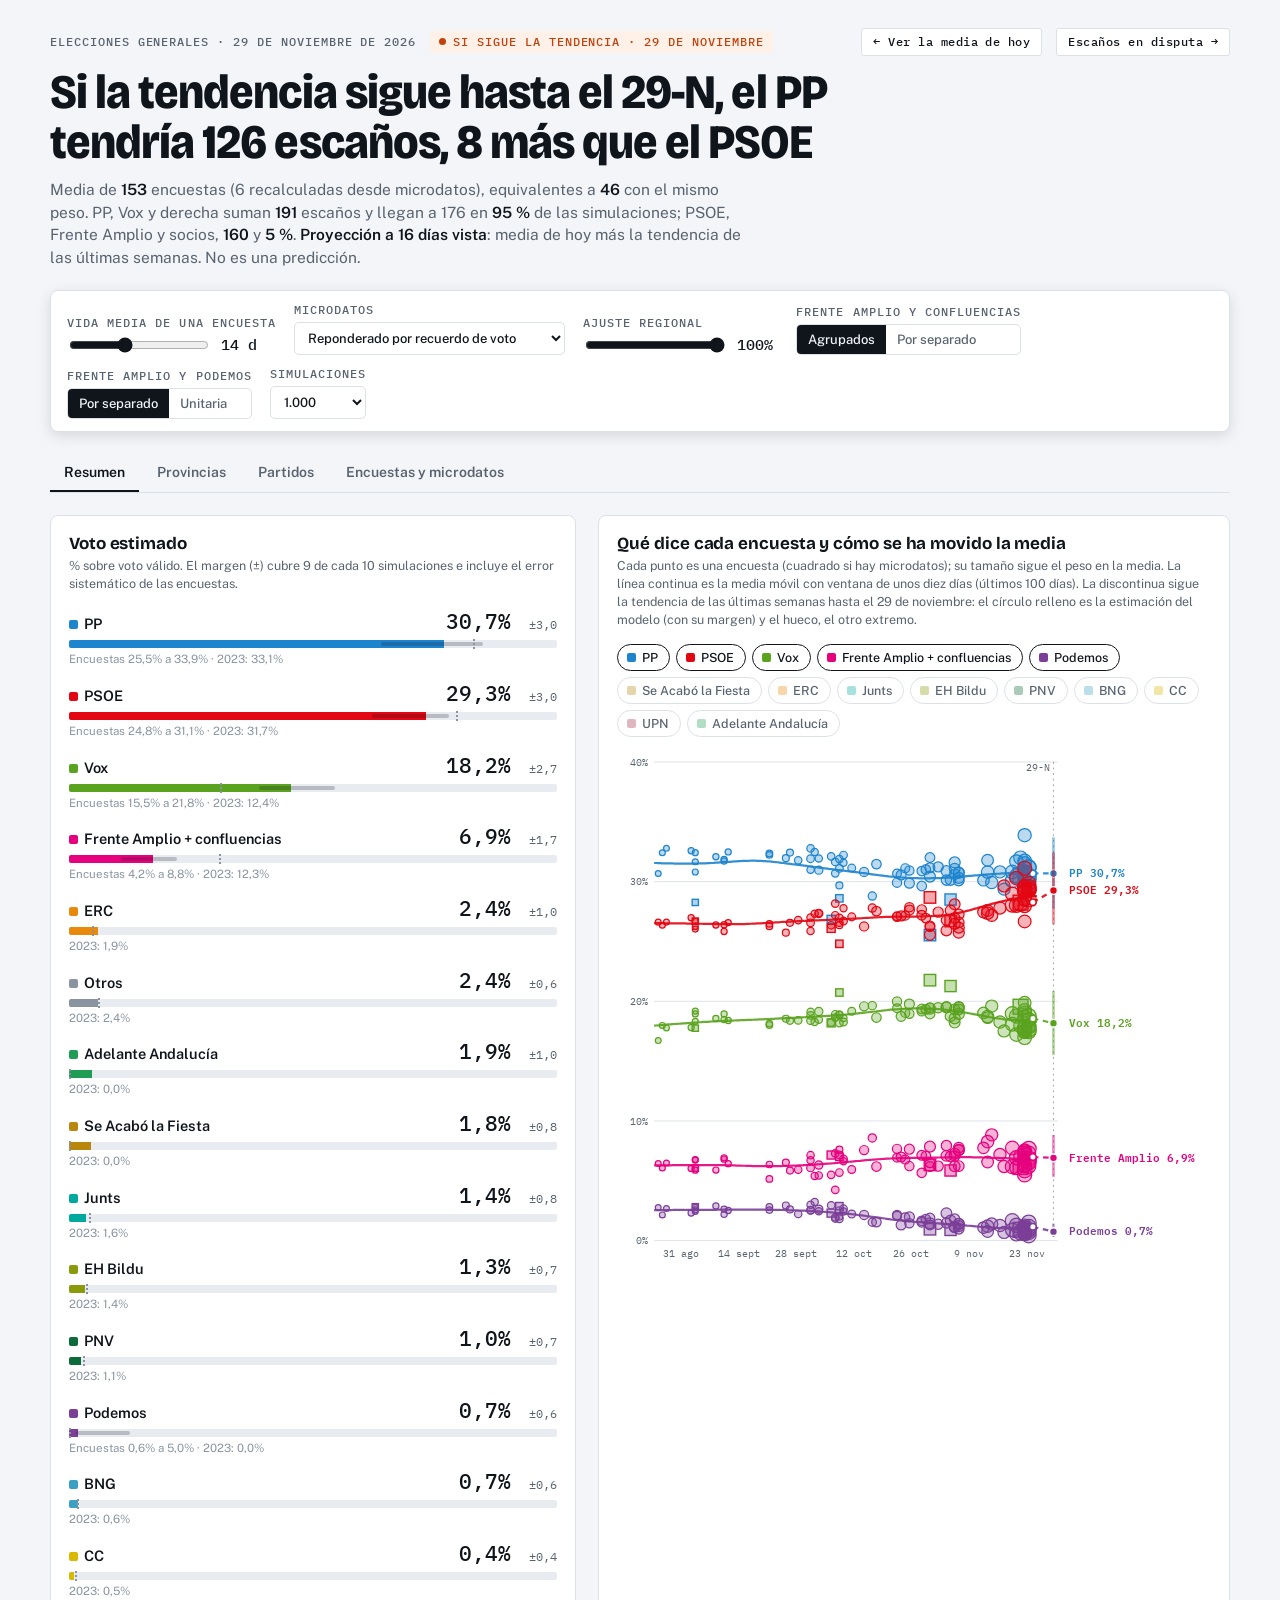
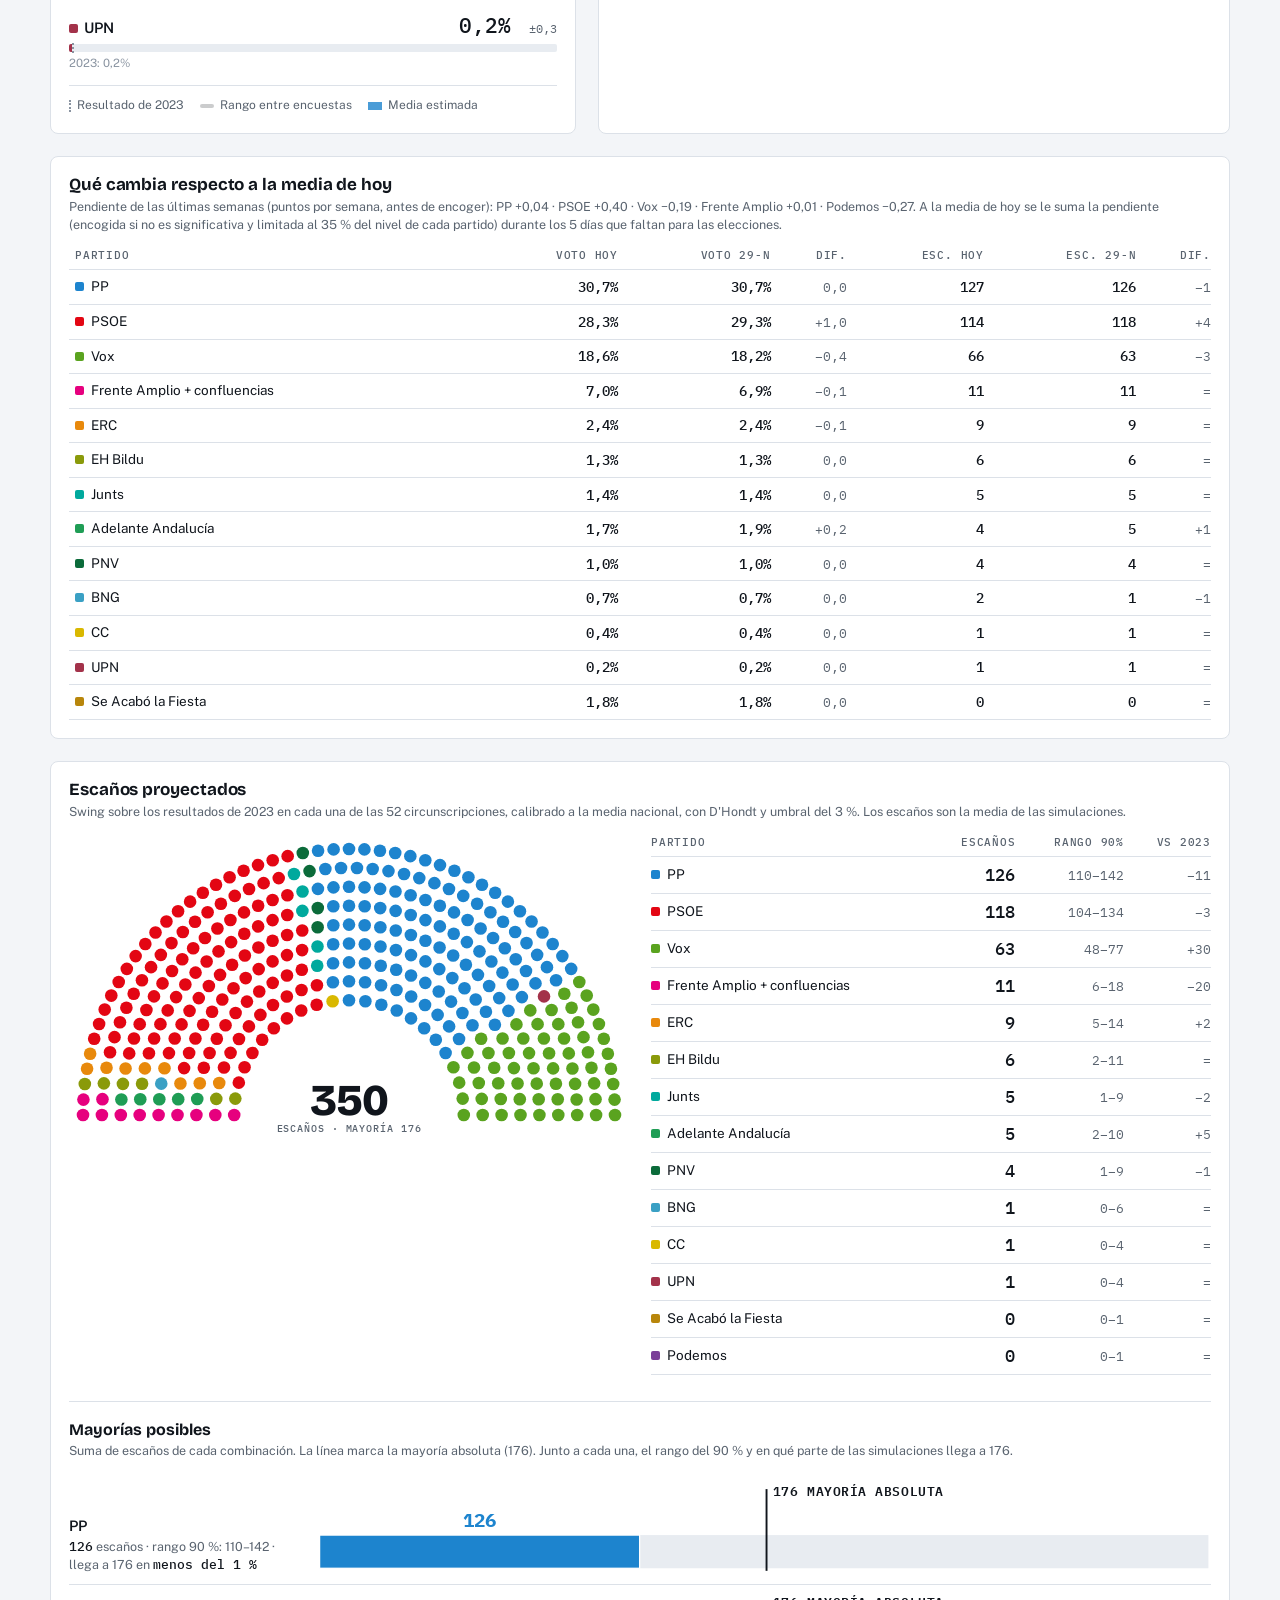
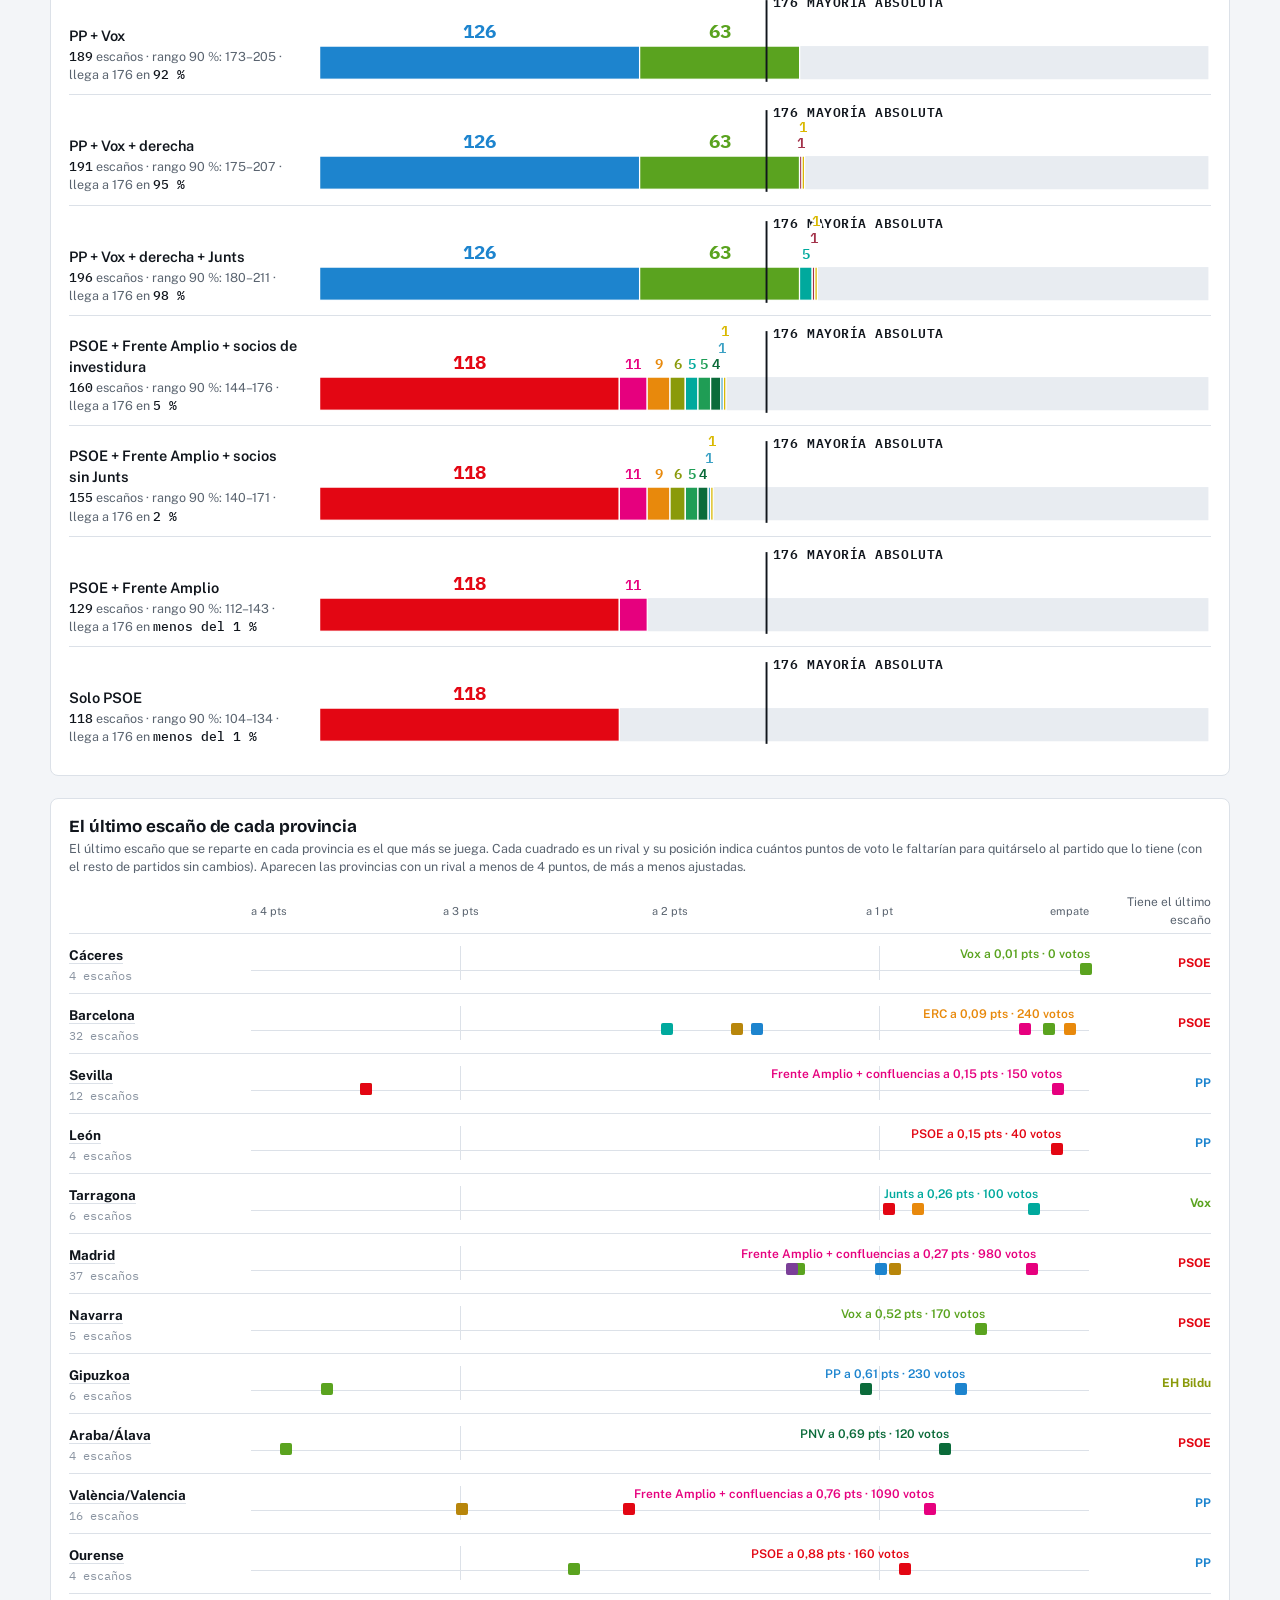
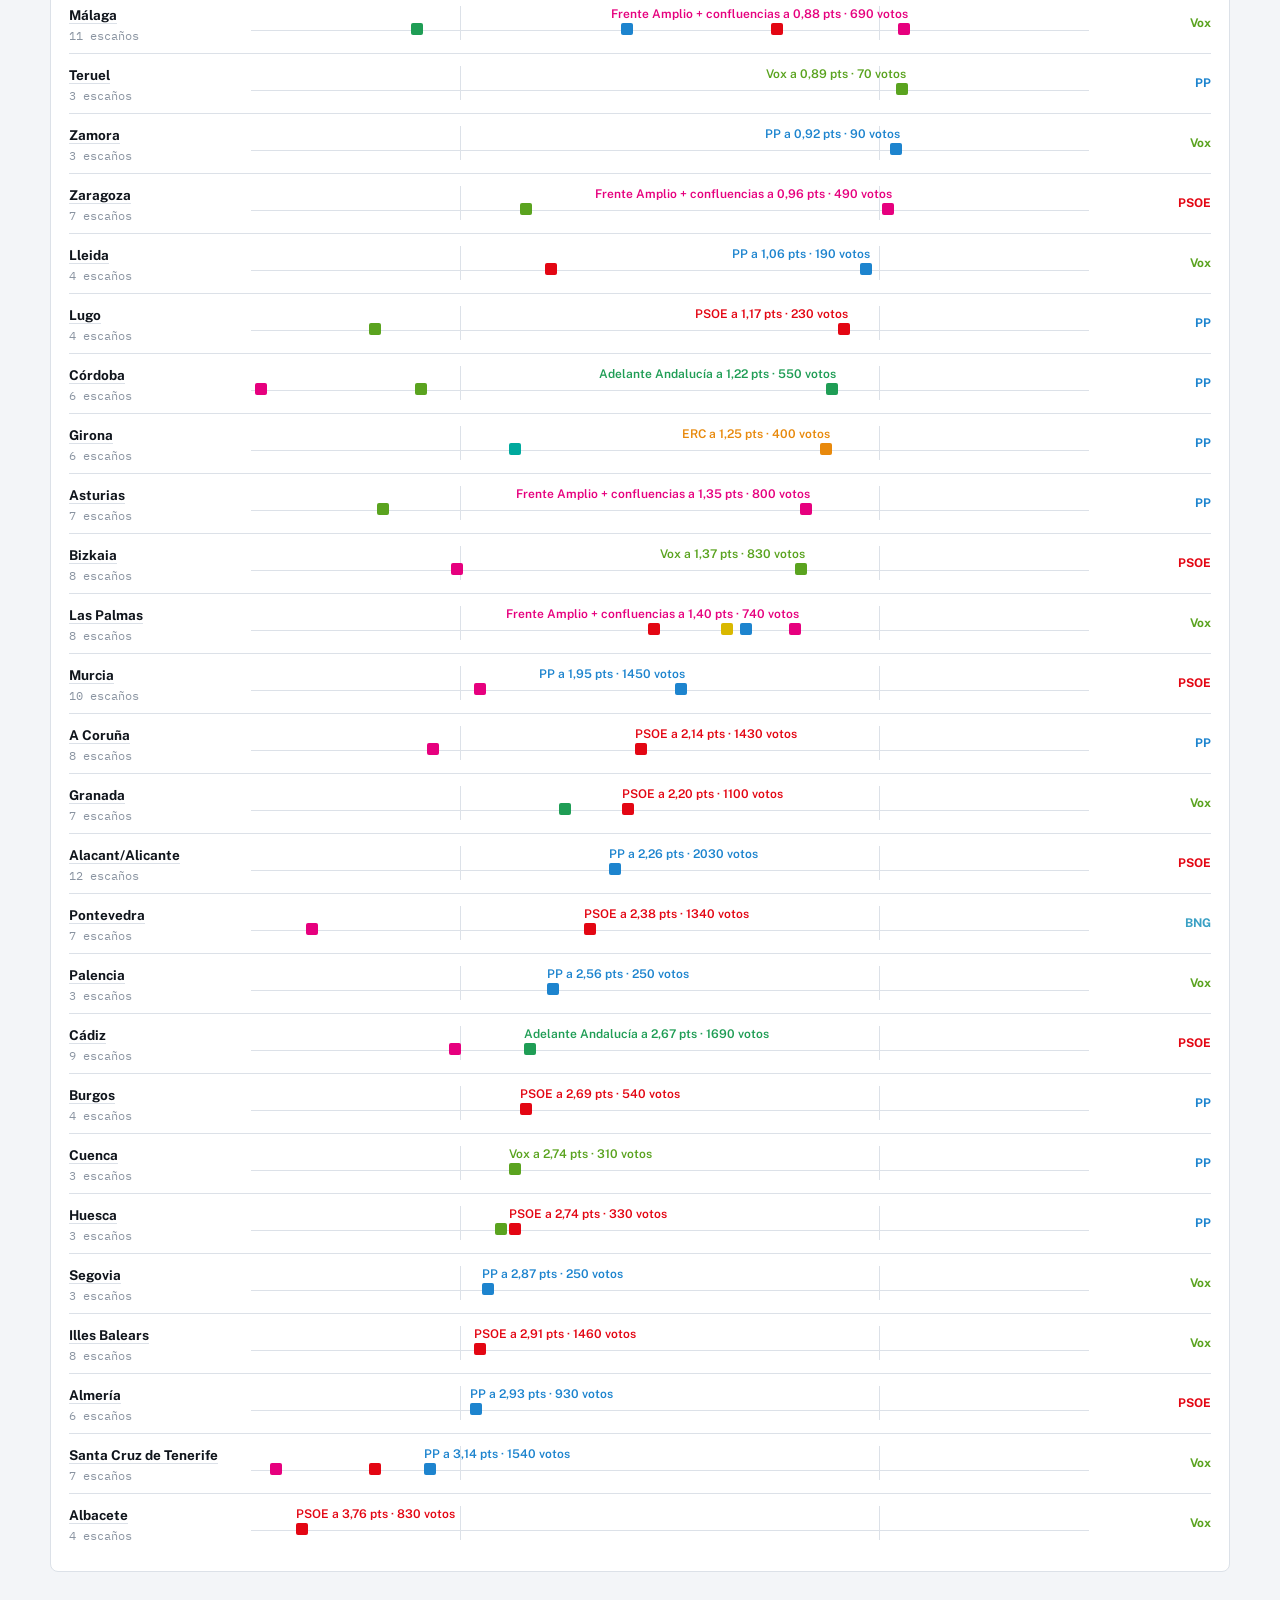
<file: tendencia.html>
<!doctype html>
<html lang="es">
<head>
<meta charset="utf-8">
<meta name="viewport" content="width=device-width,initial-scale=1,viewport-fit=cover">
<meta name="description" content="Media de encuestas proyectada al 29-N si sigue la tendencia">
<title>Proyección tendencia 29N</title>
<link rel="stylesheet" href="https://fonts.googleapis.com/css2?family=Bricolage+Grotesque:opsz,wght@12..96,600;12..96,800&family=Public+Sans:wght@400;500;600&family=IBM+Plex+Mono:wght@400;500&display=swap">
<style>

/* Layout: cabecera editorial con titular dinámico, control de tiempo, dos columnas (voto | curva), hemiciclo + tabla, cuadrícula de provincias y escaños disputados */
:root{
  --card:#ffffff; --good:#15803d; --bad:#c2410c; --bg:#f3f5f8; --surface:#ffffff; --ink:#10151c; --muted:#59636f; --faint:#8a94a1; --rule:#dce1e8; --track:#e8ecf1;
  --live:#c2410c; --live-bg:#fff1e8; --focus:#1d4ed8;
  --c-PP:#1d84ce; --c-PSOE:#e30613; --c-VOX:#5aa31f; --c-SUMAR:#e6007e; --c-PODEMOS:#7b3f98; --c-SALF:#b8860b;
  --c-ERC:#e8890c; --c-JUNTS:#00a99d; --c-BILDU:#8a9a0a; --c-PNV:#0b6b3a; --c-BNG:#3aa0c4; --c-CC:#d9b800; --c-UPN:#a3324a; --c-OTROS:#8a94a1;
  --f-display:'Bricolage Grotesque','Arial Narrow',system-ui,sans-serif; --f-body:'Public Sans',system-ui,sans-serif; --f-mono:'IBM Plex Mono',ui-monospace,monospace;
}
@media (prefers-color-scheme:dark){:root:not([data-theme="light"]){
  --bg:#0d1117; --surface:#161b22; --ink:#eef1f5; --muted:#a5afbb; --faint:#7a8593; --rule:#2a313b; --track:#242b35;
  --live:#fb923c; --good:#4ade80; --bad:#fb923c; --live-bg:#2a1a10; --focus:#7aa2ff;
  --c-PP:#4aa3e8; --c-PSOE:#f0535b; --c-VOX:#7cc43a; --c-SUMAR:#f2489f; --c-PODEMOS:#a678c6; --c-SALF:#d6a428;
  --c-ERC:#f29a2a; --c-JUNTS:#2bc7ba; --c-BILDU:#adc12a; --c-PNV:#3aa56a; --c-BNG:#5bbbdc; --c-CC:#ecc82a; --c-UPN:#cf5a73; --c-OTROS:#7a8593; color-scheme:dark}}
:root[data-theme="dark"]{
  --bg:#0d1117; --surface:#161b22; --ink:#eef1f5; --muted:#a5afbb; --faint:#7a8593; --rule:#2a313b; --track:#242b35;
  --live:#fb923c; --good:#4ade80; --bad:#fb923c; --live-bg:#2a1a10; --focus:#7aa2ff;
  --c-PP:#4aa3e8; --c-PSOE:#f0535b; --c-VOX:#7cc43a; --c-SUMAR:#f2489f; --c-PODEMOS:#a678c6; --c-SALF:#d6a428;
  --c-ERC:#f29a2a; --c-JUNTS:#2bc7ba; --c-BILDU:#adc12a; --c-PNV:#3aa56a; --c-BNG:#5bbbdc; --c-CC:#ecc82a; --c-UPN:#cf5a73; --c-OTROS:#7a8593; color-scheme:dark}
*{box-sizing:border-box}
body{background:var(--bg);color:var(--ink);font-family:var(--f-body);font-size:15px;line-height:1.45;padding-left:max(16px,env(safe-area-inset-left,0px));padding-right:max(16px,env(safe-area-inset-right,0px));padding-block:20px 40px}
.wrap{max-width:1180px;margin-inline:auto;display:flex;flex-direction:column;gap:22px}
.kick{display:flex;flex-wrap:wrap;gap:10px 14px;align-items:center;font:500 12px/1 var(--f-mono);letter-spacing:.08em;text-transform:uppercase;color:var(--muted)}
.pill{padding:5px 9px;border-radius:3px;background:var(--live-bg);color:var(--live);font-weight:500}
.pill::before{content:"";display:inline-block;width:7px;height:7px;border-radius:50%;background:var(--live);margin-right:7px;vertical-align:1px}
h1{font:800 clamp(28px,5vw,48px)/1.04 var(--f-display);letter-spacing:-.02em;text-wrap:balance;margin:12px 0 10px;font-stretch:90%}
.sub{max-width:78ch;color:var(--muted);font-size:15.5px;margin:0}
.sub b{color:var(--ink);font-weight:600}
.ctrl{display:flex;flex-wrap:wrap;gap:12px 18px;align-items:center;background:var(--surface);border:1px solid var(--rule);border-radius:8px;padding:12px 16px}
.ctrl{position:sticky;top:8px;z-index:30;box-shadow:0 4px 14px rgba(0,0,0,.12)}
@media(max-width:560px){.ctrl{padding:8px 10px;gap:6px 10px}.ctrl .big{font-size:18px;min-width:5ch}.ctrl button{padding:6px 10px}.ctrl .rng{order:5;flex-basis:100%}.ctrl .ord .lbl{display:none}.ctrl .ord select{padding:5px 6px;max-width:150px}}
.ctrl button{font:500 13px var(--f-body);border:1px solid var(--ink);background:var(--ink);color:var(--bg);padding:8px 14px;border-radius:5px;cursor:pointer}
.ctrl button:hover{opacity:.88}
.ctrl .rng{flex:1 1 260px;display:flex;flex-direction:column;gap:4px;min-width:0}
.ctrl input[type=range]{width:100%;accent-color:var(--ink)}
.ctrl .big{font:500 22px var(--f-mono);font-variant-numeric:tabular-nums;min-width:7ch}
.ctrl label{font-size:13px;color:var(--muted);display:flex;gap:7px;align-items:center}
.ord{display:flex;flex-direction:column;gap:4px}
.ord select{font:500 13px var(--f-body);background:var(--surface);color:var(--ink);border:1px solid var(--rule);border-radius:5px;padding:7px 9px}
.ctrl label.lbl{display:block}
.lbl{font:500 11.5px/1.2 var(--f-mono);letter-spacing:.09em;text-transform:uppercase;color:var(--muted)}
.cols{display:grid;grid-template-columns:minmax(0,5fr) minmax(0,6fr);gap:22px}
@media(max-width:860px){.cols{grid-template-columns:minmax(0,1fr)}}
.card{background:var(--surface);border:1px solid var(--rule);border-radius:8px;padding:18px;min-width:0}
.card h2{font:700 17px/1.2 var(--f-display);margin:0 0 3px;letter-spacing:-.005em}
.card .note{font-size:12.5px;color:var(--muted);margin:0 0 14px}
.rows{display:flex;flex-direction:column;gap:11px}
.prow .top{display:flex;align-items:baseline;gap:8px}
.prow .nm{font-weight:600;font-size:14.5px}
.prow .sw{width:9px;height:9px;border-radius:2px;display:inline-block;margin-right:6px}
.prow .pc{margin-left:auto;font:500 21px var(--f-mono);font-variant-numeric:tabular-nums}
.prow .mg{font:400 11.5px var(--f-mono);color:var(--muted);min-width:5.5ch;text-align:right}
.bar{position:relative;height:8px;background:var(--track);border-radius:2px;margin-top:5px}
.bar i{position:absolute;left:0;top:0;bottom:0;border-radius:2px 0 0 2px}
.bar u{position:absolute;top:-3px;bottom:-3px;width:2px;background:var(--ink);text-decoration:none}
.bar s{position:absolute;top:-1px;bottom:-1px;width:0;border-left:2px dotted var(--faint);text-decoration:none}
.prow .ft{font-size:11.5px;color:var(--faint);margin-top:3px}
.legend{display:flex;flex-wrap:wrap;gap:6px 16px;font-size:12px;color:var(--muted);margin-top:14px;border-top:1px solid var(--rule);padding-top:11px}
.legend span::before{content:"";display:inline-block;margin-right:6px;vertical-align:middle}
.lg1::before{width:2px;height:12px;background:var(--ink)}
.lg2::before{height:12px;border-left:2px dotted var(--faint)}
.lg3::before{width:14px;height:8px;background:var(--track)}
svg text{font-family:var(--f-mono)}
#chart{width:100%;height:auto;display:block}
.tt{position:fixed;z-index:20;pointer-events:none;background:var(--ink);color:var(--bg);padding:8px 10px;border-radius:5px;font:12px/1.5 var(--f-mono);display:none;max-width:260px}
.seatsgrid{display:grid;grid-template-columns:minmax(0,1fr) minmax(0,1fr);gap:22px;align-items:start}
@media(max-width:860px){.seatsgrid{grid-template-columns:minmax(0,1fr)}}
.hemi{position:relative}
.hemi .mid{position:absolute;left:0;right:0;bottom:6px;text-align:center}
.hemi .n{font:800 clamp(30px,8vw,44px)/1 var(--f-display);letter-spacing:-.02em}
.hemi .lbl{font-size:10px}
.tbl{width:100%;border-collapse:collapse;font-size:13.5px}
.tbl th{font:500 11px var(--f-mono);letter-spacing:.07em;text-transform:uppercase;color:var(--muted);text-align:right;padding:0 0 7px 8px;border-bottom:1px solid var(--rule)}
.tbl th:first-child,.tbl td:first-child{text-align:left;padding-left:0}
.tbl td{padding:7px 0 7px 8px;text-align:right;border-bottom:1px solid var(--rule);font-variant-numeric:tabular-nums}
.tbl td.s{font:500 17px var(--f-mono)}
.tbl td.r,.tbl td.d{font:400 12.5px var(--f-mono);color:var(--muted)}
.tbl .sw{width:9px;height:9px;border-radius:2px;display:inline-block;margin-right:7px}
.maj{display:flex;flex-wrap:wrap;gap:8px 22px;margin-top:14px;font-size:13px;color:var(--muted)}
.maj b{color:var(--ink);font:500 15px var(--f-mono)}
.mapwrap{display:grid;grid-template-columns:minmax(0,3fr) minmax(0,2fr);gap:22px;align-items:start}
@media(max-width:860px){.mapwrap{grid-template-columns:minmax(0,1fr)}}
.mapsvg{width:100%;height:auto;display:block;max-width:640px;margin:0 auto}
.mapsvg path,.mapsvg rect.sqr{stroke:var(--surface);stroke-width:1.6;stroke-linejoin:round;cursor:pointer;transition:fill-opacity .25s}
.mapsvg .sel{stroke:var(--ink);stroke-width:4}
.mapsvg [data-id]:focus-visible{outline:none;stroke:var(--focus);stroke-width:4}
.mapsvg text{font:600 15px var(--f-mono);fill:#fff;text-anchor:middle;dominant-baseline:central;pointer-events:none;paint-order:stroke;stroke:rgba(0,0,0,.35);stroke-width:2.5px}
.mapsvg .bx{fill:none;stroke:var(--faint);stroke-width:1.2;stroke-dasharray:5 4}
.mapsvg .bt{font:500 13px var(--f-body);fill:var(--muted);stroke:none;text-anchor:start}
.leg{display:flex;flex-wrap:wrap;gap:6px 14px;font-size:12.5px;color:var(--muted);margin-top:10px;align-items:center}
.leg i{display:inline-block;width:10px;height:10px;border-radius:2px;margin-right:5px;vertical-align:-1px}
.gobtn{font:500 13px var(--f-body);border:1px solid var(--ink);background:var(--ink);color:var(--bg);padding:8px 14px;border-radius:5px;cursor:pointer}.gobtn:focus-visible{outline:3px solid var(--focus);outline-offset:2px}
.pd h3{font:700 20px var(--f-display);margin:0 0 2px}
.pd .meta{color:var(--muted);font-size:13px;margin-bottom:12px}
.ls{display:flex;flex-direction:column}
.ls .ax,.ls .row{display:grid;grid-template-columns:minmax(96px,150px) minmax(0,1fr) minmax(70px,120px);gap:12px;align-items:center}
.ls .ax{font:500 11.5px var(--f-mono);color:var(--muted);padding-bottom:6px;border-bottom:1px solid var(--rule)}
.ls .ax .tk{position:relative;height:14px}
.ls .ax .tk span{position:absolute;transform:translateX(-50%);white-space:nowrap}
.ls .ax .tk span:first-child{transform:none}.ls .ax .tk span:last-child{transform:translateX(-100%)}
.ls .ax .hh{text-align:right}
.ls .row{background:none;border:0;border-bottom:1px solid var(--rule);padding:0;width:100%;text-align:left;color:inherit;cursor:pointer;font-family:inherit;min-height:50px}
.ls .row:focus-visible{outline:3px solid var(--focus);outline-offset:1px}
.ls .row:hover{background:var(--track)}
.ls .nm{font-size:13.5px;line-height:1.2}.ls .nm b{display:block;font-weight:600}.ls .nm small{color:var(--muted);font:11.5px var(--f-mono)}
.ls .tr{position:relative;height:50px}
.ls .tr::before{content:"";position:absolute;left:0;right:0;top:34px;height:1px;background:var(--rule)}
.ls .tr .g{position:absolute;top:0;bottom:0;width:1px;background:var(--rule);opacity:.6}
.ls .tr .sq{position:absolute;top:28px;width:13px;height:13px;border-radius:2px;transform:translateX(-50%)}
.ls .tr .lb{position:absolute;top:8px;font:600 12px var(--f-body);white-space:nowrap}
.ls .hd{font:600 13.5px var(--f-body);text-align:right}
@media(max-width:560px){.ls .ax,.ls .row{grid-template-columns:78px minmax(0,1fr) 64px;gap:6px}.ls .ax .tk span.o{display:none}.ls .ax .hh{font-size:10px;line-height:1.1}.ls .hd{overflow-wrap:anywhere}.ls .lb{font-size:10.5px}.ls .hd{font-size:12px}}
.foot{font-size:12.5px;color:var(--muted);display:flex;flex-direction:column;gap:8px;border-top:1px solid var(--rule);padding-top:16px}
.foot code{font:12px var(--f-mono);background:var(--track);padding:1px 5px;border-radius:3px}

.chips{display:flex;flex-wrap:wrap;gap:6px;margin:0 0 12px}
.chip{display:inline-flex;align-items:center;gap:6px;font:500 12.5px var(--f-body);color:var(--muted);background:var(--surface);border:1px solid var(--rule);border-radius:999px;padding:5px 11px 5px 9px;cursor:pointer}
.chip i{width:9px;height:9px;border-radius:2px;background:var(--c);display:inline-block;opacity:.35}
.chip[aria-pressed="true"]{color:var(--ink);border-color:var(--ink)}
.chip[aria-pressed="true"] i{opacity:1}
.chip:focus-visible{outline:3px solid var(--focus);outline-offset:1px}
.vals{display:grid;grid-template-columns:repeat(auto-fill,minmax(210px,1fr));gap:10px;margin-top:14px;border-top:1px solid var(--rule);padding-top:12px}
.val .vn{font-weight:600;font-size:13.5px;display:flex;align-items:center;gap:6px;margin-bottom:4px}
.val .sw{width:9px;height:9px;border-radius:2px;display:inline-block}
.val .vr{display:grid;grid-template-columns:22px minmax(0,1fr) auto;gap:8px;align-items:center;font-size:12.5px;color:var(--muted);padding:2px 0}
.val .vr b{font:500 14px var(--f-mono);color:var(--ink);font-variant-numeric:tabular-nums}
.ln{display:block;height:0;border-top:3px solid var(--c)}
.ln.cnt{border-top:2px dashed var(--c)}
.gwrap{margin-top:26px;border-top:1px solid var(--rule);padding-top:18px}
.gwrap h3{font:700 16px var(--f-display);margin:0 0 3px}
.grow{display:grid;grid-template-columns:minmax(0,230px) minmax(0,1fr);gap:6px 18px;align-items:end;padding:10px 0;border-bottom:1px solid var(--rule)}
.grow:last-of-type{border-bottom:0}
@media(max-width:760px){.grow{grid-template-columns:minmax(0,1fr)}}
.gt{font-weight:600;font-size:14.5px}
.gs{font-size:12.5px;color:var(--muted);margin-top:2px}
.gs b{font:500 13px var(--f-mono);color:var(--ink)}
.gsvg{width:100%;height:auto;display:block}
details summary{cursor:pointer;color:var(--ink);font-weight:600}
/* Poll of polls 29N: panel de estimación. Retícula: cabecera editorial, barra de controles fija, dos columnas (voto | evolución), escaños, tabla de encuestas, mapa y microdatos. Tokens heredados del panel de escrutinio. */
.ctrl{align-items:flex-end}
.ctrl .fld{display:flex;flex-direction:column;align-items:stretch;gap:5px;min-width:0;font-size:13px;color:var(--muted)}
.ctrl .fld .rg{display:flex;align-items:center;gap:10px}
.ctrl .fld .rg input{width:140px;max-width:100%}
.ctrl .big{font:500 15px var(--f-mono);min-width:4.6ch;color:var(--ink)}
.fld select,.advgrid select{font:500 13px var(--f-body);background:var(--surface);color:var(--ink);border:1px solid var(--rule);border-radius:5px;padding:7px 9px;max-width:100%}
fieldset.fld{border:0;margin:0;padding:0}
fieldset.fld legend{padding:0;margin-bottom:5px}
.seg>span{display:inline-flex;border:1px solid var(--rule);border-radius:5px;overflow:hidden;background:var(--surface)}
.seg input{position:absolute;opacity:0;pointer-events:none}
.seg label{padding:7px 11px;font:500 13px var(--f-body);color:var(--muted);cursor:pointer;display:block}
.seg input:checked+label{background:var(--ink);color:var(--bg)}
.seg input:focus-visible+label{outline:3px solid var(--focus);outline-offset:-3px}
.ctrl{top:calc(8px + env(safe-area-inset-top,0px))}
@media(max-width:560px){.ctrl{position:static}.ctrl .fld .rg input{width:100%}.ctrl .fld{flex:1 1 140px}}
.bar .rgw{position:absolute;top:2px;height:4px;border-radius:2px;background:var(--ink);opacity:.22}
.lg2::before{border-left:2px dotted var(--faint)}
.lg1::before{width:0;border-left:2px dotted var(--faint);height:12px;background:none}
.legend .lg2::before{width:14px;height:4px;border:0;background:var(--ink);opacity:.22;border-radius:2px}
.legend .lg3::before{width:14px;height:8px;background:var(--c-PP);opacity:.8}
.rowhead{display:flex;flex-wrap:wrap;gap:12px 20px;align-items:flex-start;justify-content:space-between}
.rowhead>div:first-child{flex:1 1 360px;min-width:0}
.btns{display:flex;gap:8px;flex-wrap:wrap}
.ghost{font:500 13px var(--f-body);border:1px solid var(--rule);background:var(--surface);color:var(--ink);padding:8px 14px;border-radius:5px;cursor:pointer}
.ghost:hover{border-color:var(--ink)}
.ghost:focus-visible{outline:3px solid var(--focus);outline-offset:2px}
.tw{overflow-x:auto;max-width:100%;margin-top:6px}
.pt{width:100%;border-collapse:collapse;font-size:13px;min-width:880px}
.pt.mt{min-width:560px}
.pt th{font:500 11px var(--f-mono);letter-spacing:.07em;text-transform:uppercase;color:var(--muted);text-align:left;padding:0 8px 7px;border-bottom:1px solid var(--rule);white-space:nowrap}
.pt td{padding:5px 8px;border-bottom:1px solid var(--rule);vertical-align:middle}
.pt .c{text-align:center;width:44px;padding-inline:4px}
.pt th:nth-child(n+4):not(:last-child),.pt td.num{text-align:right}
.pt.mt th:not(:first-child){text-align:right}
.pt .num{font-variant-numeric:tabular-nums;font-family:var(--f-mono)}
.pt tr.off td{opacity:.5}
.pt tr.off td.c,.pt tr.off .in{opacity:1}
.pt tr.grp td{font:600 12px var(--f-body);color:var(--ink);padding-top:12px;border-bottom:1px solid var(--ink)}
.pt tr.sel td{background:var(--track);font-weight:600}
.pt td .sw{width:9px;height:9px;border-radius:2px;display:inline-block;margin-right:7px}
.pt .to{font-size:12.5px;color:var(--muted)}
.pt td.up{color:var(--c-PP);font-weight:600}.pt td.dn{color:var(--c-PSOE);font-weight:600}
.in{font:13px var(--f-body);color:var(--ink);background:var(--surface);border:1px solid transparent;border-radius:4px;padding:5px 6px;width:100%;min-width:0}
.in:hover{border-color:var(--rule)}
.in:focus-visible{outline:2px solid var(--focus);outline-offset:0;border-color:transparent}
.in.num{text-align:right;font-family:var(--f-mono);width:62px}
.in.q{width:48px}
.in.txt{min-width:210px;font-weight:600}
input[type=date].in{width:132px;font-family:var(--f-mono);font-size:12.5px}
.nm2{min-width:230px}
.nm2 .pn{display:block;font-size:11.5px;color:var(--faint);padding:2px 6px 0}
.nm2 .pn.warn{color:var(--live)}
.mu{display:inline-block;width:18px;height:18px;line-height:18px;text-align:center;border-radius:3px;background:var(--ink);color:var(--bg);font:600 11px var(--f-mono);margin-right:8px}
.pt td.ro{padding-inline:8px;color:var(--muted)}
.pt .pw{color:var(--ink);font-weight:500}
.pt .x{border:0;background:none;color:var(--muted);font-size:18px;line-height:1;cursor:pointer;padding:4px 8px;border-radius:4px}
.pt .x:hover{color:var(--live)}
.pt .x:focus-visible,.pt input[type=checkbox]:focus-visible{outline:3px solid var(--focus);outline-offset:1px}
.pt input[type=checkbox]{width:16px;height:16px;accent-color:var(--ink)}
.adv{margin-top:16px;border-top:1px solid var(--rule);padding-top:12px}
.advgrid{display:grid;grid-template-columns:repeat(auto-fill,minmax(250px,1fr));gap:14px 22px;margin:14px 0 8px}
.advgrid .fld{display:flex;flex-direction:column;gap:5px}
.advgrid .rg{display:flex;align-items:center;gap:10px}
.advgrid .rg input{flex:1 1 auto;min-width:0;accent-color:var(--ink)}
.advgrid .big{font:500 15px var(--f-mono);min-width:4.6ch}
.sh{font:700 16px var(--f-display);margin:22px 0 3px}
.mapsvg .bt{stroke:none;fill:var(--muted);text-anchor:start;font:500 13px var(--f-body)}
.mapsvg path,.mapsvg rect.sqr{stroke:var(--surface)}
.pd .tbl td.r{font:400 12.5px var(--f-mono);color:var(--muted)}
.foot a{color:var(--ink)}
.chip{cursor:pointer}
#hemin{font-variant-numeric:tabular-nums}
@media (prefers-reduced-motion:reduce){*{transition:none!important}}

.nm2 .pn[hidden]{display:none}

.panel{display:flex;flex-direction:column;gap:22px}
.tabs{display:flex;gap:4px;border-bottom:1px solid var(--rule);overflow-x:auto;max-width:100%}
.tabs button{font:600 14px var(--f-body);color:var(--muted);background:none;border:0;border-bottom:3px solid transparent;padding:10px 14px;cursor:pointer;white-space:nowrap;margin-bottom:-1px}
.tabs button:hover{color:var(--ink)}
.tabs button[aria-selected="true"]{color:var(--ink);border-bottom-color:var(--ink)}
.tabs button:focus-visible{outline:3px solid var(--focus);outline-offset:-3px;border-radius:4px}
.kpis{display:grid;grid-template-columns:repeat(auto-fit,minmax(190px,1fr));gap:14px 22px;margin:14px 0 16px;padding:12px 0;border-block:1px solid var(--rule)}
.kpis b{display:block;font:800 clamp(22px,4vw,30px)/1.1 var(--f-display);letter-spacing:-.01em;font-variant-numeric:tabular-nums}
.kpis span{display:block;font-size:12.5px;color:var(--muted);margin-top:3px}
#pk{margin-bottom:0;border-bottom:0;padding-bottom:0}
.provwrap{grid-template-columns:minmax(0,4fr) minmax(0,7fr)}
.partywrap{grid-template-columns:minmax(0,1fr) minmax(0,1fr)}
@media(max-width:860px){.provwrap,.partywrap{grid-template-columns:minmax(0,1fr)}}
.fld.sel{display:flex;flex-direction:column;gap:5px;margin:0 0 12px;max-width:320px}
.fld.sel select{font:500 14px var(--f-body);background:var(--surface);color:var(--ink);border:1px solid var(--rule);border-radius:5px;padding:8px 10px}
.pd .kpis{grid-template-columns:repeat(auto-fit,minmax(150px,1fr));margin-top:6px}
.pd .kpis b{font-size:clamp(18px,3vw,23px)}
.prt{min-width:620px}
.prt th,.prt td{padding-inline:6px}
.prt th{font-size:10.5px;letter-spacing:.04em}
.prt td.num,.prt th:not(:first-child){text-align:right}
.pt td.s2{font:500 15px var(--f-mono)}
.need small{font:500 11.5px var(--f-mono);margin-left:4px}
small.gd,td.gd{color:var(--good)}small.bd,td.bd{color:var(--bad)}
.pt td.gd,.pt td.bd{font-weight:600}
.lk{white-space:nowrap;font:600 13.5px var(--f-body);color:var(--ink);background:none;border:0;padding:3px 0;cursor:pointer;text-align:left;text-decoration:underline;text-decoration-color:var(--rule);text-underline-offset:3px}
.lk:hover{text-decoration-color:var(--ink)}
.lk:focus-visible{outline:3px solid var(--focus);outline-offset:2px;border-radius:3px}
.mut{color:var(--faint);font:11.5px var(--f-mono)}
.qs{display:flex;flex-direction:column;gap:5px;margin-top:6px}
.qr{display:grid;grid-template-columns:26px minmax(110px,170px) minmax(0,1fr) 56px;gap:10px;align-items:center;font-size:13px}
.qr small{color:var(--faint);font:11px var(--f-mono)}
.qn{font:500 12px var(--f-mono);color:var(--muted);text-align:right}
.qp .sw{width:9px;height:9px;border-radius:2px;display:inline-block;margin-right:7px}
.qb{position:relative;height:12px;background:var(--track);border-radius:2px;overflow:hidden}
.qb i{position:absolute;left:0;top:0;bottom:0;border-radius:2px}
.qr.out .qb{background:none;border:1px dashed var(--faint)}
.qr.out .qb i{opacity:.35}
.qr.out .qp,.qr.out .qv,.qr.out .qn{color:var(--faint)}
.qr.won:last-of-type{}
.qv{font:500 12.5px var(--f-mono);text-align:right;font-variant-numeric:tabular-nums}
.qr.out:first-of-type{}
.tw.tall{max-height:640px;overflow:auto}
.tw.tall thead th{position:sticky;top:0;background:var(--surface);z-index:1}
.sortb{display:flex;gap:6px;flex-wrap:wrap}
#tbl tr.clk{cursor:pointer}#tbl tr.clk:hover td{background:var(--track)}
.chip small{font:500 11.5px var(--f-mono);color:var(--muted);margin-left:2px}
.mapsvg text.ml{font:600 15px var(--f-mono);text-anchor:middle;dominant-baseline:central;pointer-events:none;paint-order:stroke;stroke-width:3px}
.mapsvg text.ml.lt{fill:#fff;stroke:rgba(0,0,0,.4)}
.mapsvg text.ml.dk{fill:var(--ink);stroke:var(--surface)}
.mapsvg text.ml.lg{font-size:26px;stroke-width:4px}
.mapsvg text.ml.sm{font-size:19px;stroke-width:3.5px}
#ptab{min-width:0}
.prt{font-size:12.5px}
.mapsvg text.bt{font:500 13px var(--f-body);text-anchor:start;dominant-baseline:auto;fill:var(--muted);stroke:none;paint-order:normal}
.pd h3{font:700 22px var(--f-display);margin:0 0 2px}
[hidden]{display:none!important}
.thrb{cursor:pointer}.thrb:focus{outline:none}.thrb:focus-visible rect:first-of-type,.thrb:hover rect:first-of-type{stroke:var(--ink);stroke-width:1.5}
:root{--c-ADELANTE:#1f9d55;--c-COMPROMIS:#e4572e;--c-UPC:#2a6f97}
@media (prefers-color-scheme:dark){:root:not([data-theme="light"]){--c-ADELANTE:#4cc784;--c-COMPROMIS:#f27a53;--c-UPC:#58a6d6}}
:root[data-theme="dark"]{--c-ADELANTE:#4cc784;--c-COMPROMIS:#f27a53;--c-UPC:#58a6d6}
.ptw{max-height:680px;overflow:auto}.ptw thead th{position:sticky;top:0;background:var(--surface);z-index:2}

.mgb{display:inline-block;width:56px;height:6px;background:var(--track);border-radius:3px;vertical-align:middle;margin-right:6px;overflow:hidden}
.mgb i{display:block;height:100%;background:var(--focus);border-radius:3px}

.lsw{overflow-x:auto}.lsg{min-width:640px}
.lsr{display:grid;grid-template-columns:170px 1fr 110px;gap:12px;align-items:center;padding:10px 0;border-top:1px solid var(--rule)}
.lsr.lsh{border-top:0;padding:4px 0;font-size:11px;color:var(--muted)}
.lsn{display:flex;flex-direction:column;gap:2px}.lsn .lk{text-align:left;font-weight:700}
.lsx{position:relative;height:34px}
.lsh .lsx{height:16px}.lsh .lsx span{position:absolute;top:0;white-space:nowrap;font-size:11px}
.lsh .lsx span:last-child{right:0}.lsh .lsx span:nth-child(n+2):not(:last-child){transform:translateX(-50%)}
.lsq{text-align:right;font-size:12px}
.lst{background:linear-gradient(var(--rule),var(--rule)) 0 70%/100% 1px no-repeat,linear-gradient(90deg,transparent calc(25% - .5px),var(--rule) 25%,transparent calc(25% + .5px),transparent calc(50% - .5px),var(--rule) 50%,transparent calc(50% + .5px),transparent calc(75% - .5px),var(--rule) 75%,transparent calc(75% + .5px))}
.lsd{position:absolute;top:60%;width:12px;height:12px;margin:-4px 0 0 -6px;border-radius:2px}
.lsl{position:absolute;top:0;font-size:12px;font-weight:600;white-space:nowrap;transform:translateX(0);margin-right:-4px}

.cols2{display:grid;grid-template-columns:minmax(0,3fr) minmax(0,2fr);gap:22px;align-items:start}
@media(max-width:860px){.cols2{grid-template-columns:minmax(0,1fr)}}
.cols2 .lsg{min-width:0}
.cols2 .pt.mt{min-width:0}
.cols2 .pt th{white-space:normal;letter-spacing:.02em;font-size:10px;padding:0 5px 7px;vertical-align:bottom}
.cols2 .pt td{padding:5px}
.cols2 .lsx{white-space:normal}

.scn{margin:14px 0 4px}
.cols2s{display:grid;grid-template-columns:minmax(0,3fr) minmax(0,2fr);gap:22px;align-items:start}
@media(max-width:860px){.cols2s{grid-template-columns:minmax(0,1fr)}}
.scng{display:flex;flex-direction:column;gap:12px}.scng>div{border:1px solid var(--rule);border-radius:6px;padding:10px 12px}.scng b{display:block;font:600 14px var(--f-body)}.scng span{font-size:13px;color:var(--muted)}.scng span b{display:inline;font-size:13px;color:var(--ink)}

.navbtn{margin-left:auto;padding:6px 11px;border-radius:3px;border:1px solid var(--rule);background:var(--surface);color:var(--ink);font:500 12px/1.2 var(--f-mono);letter-spacing:.04em;text-transform:none;text-decoration:none}
.navbtn:hover,.navbtn:focus-visible{border-color:var(--live);color:var(--live)}

#trtbl td.s{font-size:14px}#trtbl th,#trtbl td{padding-left:6px}#trtbl td.d{color:var(--muted);font-size:12.5px}
@media(max-width:560px){#trtbl{font-size:12px}#trtbl td.s{font-size:12.5px}#trtbl th{font-size:9.5px;letter-spacing:.02em;padding-left:4px}#trtbl td{padding-left:4px}}

.cpt{cursor:pointer}.cpt:hover{fill-opacity:.7;stroke-width:2.4}
#ctip{position:fixed;z-index:50;max-width:min(300px,calc(100vw - 16px));padding:8px 10px;border-radius:5px;background:var(--surface);color:var(--ink);border:1px solid var(--rule);box-shadow:0 4px 14px rgba(0,0,0,.18);font-size:12.5px;line-height:1.4;pointer-events:none}
#ctip b{font-weight:600}#ctip span{display:block;color:var(--muted)}#ctip span b{color:var(--ink)}#ctip>b{display:block;margin-bottom:2px}
.prt th{font-size:10px;letter-spacing:.02em;padding-left:5px}.prt td{padding-left:5px}.prt td.num{font-size:13px}.prt td.s2{font-size:15px}
.prt td:first-child{white-space:normal;min-width:96px;max-width:150px}.prt td.need small{display:block;text-align:right}
.prt{min-width:560px}.prt td:first-child .lk{white-space:normal;text-align:left;line-height:1.25}.prt td.need{white-space:nowrap}

.navbtn.nb2{margin-left:0}

</style>
</head>
<body>

<div class="wrap">
  <header>
    <div class="kick"><span>Elecciones generales · 29 de noviembre de 2026</span><span class="pill" id="pill">Poll of polls</span><a class="navbtn" id="navlink" href="#" target="_blank" rel="noopener"></a><a class="navbtn nb2" id="dislink" href="disputa.html" target="_blank" rel="noopener">Escaños en disputa →</a></div>
    <h1 id="headline">Calculando la media de encuestas</h1>
    <p class="sub" id="sub"></p>
  </header>

  <div class="ctrl" role="group" aria-label="Controles del modelo">
    <label class="fld" for="half"><span class="lbl">Vida media de una encuesta</span><span class="rg"><input id="half" type="range" min="4" max="30" step="1"><output id="halfv" class="big" for="half"></output></span></label>
    <label class="fld" for="variant"><span class="lbl">Microdatos</span><select id="variant"><option value="B">Reponderado por recuerdo de voto</option><option value="C">Reponderado + indecisos por recuerdo</option><option value="A">Bruto, como sale de la encuesta</option></select></label>
    <label class="fld" for="regInt"><span class="lbl">Ajuste regional</span><span class="rg"><input id="regInt" type="range" min="0" max="100" step="5"><output id="regv" class="big" for="regInt"></output></span></label>
    <fieldset class="fld seg" aria-label="Cómo mostrar Frente Amplio y confluencias"><legend class="lbl">Frente Amplio y confluencias</legend>
      <span><input type="radio" name="grp" id="g1" value="1"><label for="g1">Agrupados</label><input type="radio" name="grp" id="g0" value="0"><label for="g0">Por separado</label></span></fieldset>
    <fieldset class="fld seg" aria-label="Candidatura de Frente Amplio y Podemos"><legend class="lbl">Frente Amplio y Podemos</legend>
      <span><input type="radio" name="unity" id="u0" value="0"><label for="u0">Por separado</label><input type="radio" name="unity" id="u1" value="1"><label for="u1">Unitaria</label></span></fieldset>
    <label class="fld" for="nsim"><span class="lbl">Simulaciones</span><select id="nsim"><option value="500">500</option><option value="1000">1.000</option><option value="3000">3.000</option></select></label>
  </div>

  <nav class="tabs" role="tablist" aria-label="Secciones">
    <button type="button" role="tab" id="tab-resumen" aria-controls="p-resumen" aria-selected="true">Resumen</button>
    <button type="button" role="tab" id="tab-provincias" aria-controls="p-provincias" aria-selected="false" tabindex="-1">Provincias</button>
    <button type="button" role="tab" id="tab-partidos" aria-controls="p-partidos" aria-selected="false" tabindex="-1">Partidos</button>
    <button type="button" role="tab" id="tab-encuestas" aria-controls="p-encuestas" aria-selected="false" tabindex="-1">Encuestas y microdatos</button>
  </nav>

  <div class="panel" id="p-resumen" role="tabpanel" aria-labelledby="tab-resumen">
  <div class="cols">
    <section class="card">
      <h2>Voto estimado</h2>
      <p class="note">% sobre voto válido. El margen (±) cubre 9 de cada 10 simulaciones e incluye el error sistemático de las encuestas.</p>
      <div class="rows" id="votes"></div>
      <div class="legend"><span class="lg1">Resultado de 2023</span><span class="lg2">Rango entre encuestas</span><span class="lg3">Media estimada</span></div>
    </section>
    <section class="card">
      <h2>Qué dice cada encuesta y cómo se ha movido la media</h2>
      <p class="note">Cada punto es una encuesta (cuadrado si hay microdatos); su tamaño sigue el peso en la media. La línea continua es la media móvil con ventana de unos diez días (últimos 100 días). La discontinua sigue la tendencia de las últimas semanas hasta el 29 de noviembre: el círculo relleno es la estimación del modelo (con su margen) y el hueco, el otro extremo.</p>
      <div class="chips" id="chips" role="group" aria-label="Partidos en el gráfico"></div>
      <svg id="chart" viewBox="0 0 640 560" role="img" aria-label="Encuestas por fecha y media estimada por partido"></svg>
    </section>
  </div>

  <section class="card" id="trcard" hidden>
    <h2>Qué cambia respecto a la media de hoy</h2>
    <p class="note" id="trnote"></p>
    <table class="tbl" id="trtbl"><thead><tr><th>Partido</th><th>Voto hoy</th><th>Voto 29-N</th><th>Dif.</th><th>Esc. hoy</th><th>Esc. 29-N</th><th>Dif.</th></tr></thead><tbody></tbody></table>
  </section>

  <section class="card">
    <h2>Escaños proyectados</h2>
    <p class="note">Swing sobre los resultados de 2023 en cada una de las 52 circunscripciones, calibrado a la media nacional, con D'Hondt y umbral del 3 %. Los escaños son la media de las simulaciones.</p>
    <div class="seatsgrid">
      <div class="hemi"><svg id="hemi" viewBox="0 0 400 214" role="img" aria-label="Hemiciclo de escaños proyectados"></svg><div class="mid"><div class="n" id="hemin">350</div><div class="lbl">escaños · mayoría 176</div></div></div>
      <table class="tbl" id="tbl"><thead><tr><th>Partido</th><th>Escaños</th><th>Rango 90%</th><th>vs 2023</th></tr></thead><tbody></tbody></table>
    </div>
    <div class="gwrap">
      <h3>Mayorías posibles</h3>
      <p class="note">Suma de escaños de cada combinación. La línea marca la mayoría absoluta (176). Junto a cada una, el rango del 90 % y en qué parte de las simulaciones llega a 176.</p>
      <div id="groups"></div>
    </div>
  </section>

  <section class="card">
    <h2>El último escaño de cada provincia</h2>
    <p class="note">El último escaño que se reparte en cada provincia es el que más se juega. Cada cuadrado es un rival y su posición indica cuántos puntos de voto le faltarían para quitárselo al partido que lo tiene (con el resto de partidos sin cambios). Aparecen las provincias con un rival a menos de 4 puntos, de más a menos ajustadas.</p>
    <div id="lstab"></div>
  </section>

  </div>

  <div class="panel" id="p-provincias" role="tabpanel" aria-labelledby="tab-provincias" hidden>
  <div class="mapwrap provwrap">
    <section class="card">
      <h2>Elige una provincia</h2>
      <p class="note">Color: partido con más escaños en el escenario central. Cuanto más pálida, más disputada. Ceuta y Melilla van como cuadrados y Canarias en su recuadro. Pulsa en el mapa o usa la lista.</p>
      <label class="fld sel" for="provSel"><span class="lbl">Provincia (escaños)</span><select id="provSel"></select></label>
      <div id="tiles"></div><div class="leg" id="mleg"></div>
    </section>
    <section class="card pd" id="pd"></section>
  </div>
  <div class="cols2">
  <section class="card pd" id="pls"></section>
  <section class="card pd" id="pqs"></section>
  </div>
  <section class="card">
    <h2>Barrera electoral efectiva: el cociente del último escaño</h2>
    <p class="note">Cociente D'Hondt del último escaño repartido en cada provincia (escenario central): el voto provincial que necesita un partido para llevárselo, con el resto de votos sin cambios. Es la barrera real sin aplicar el 3 % legal: donde queda por debajo de la línea de puntos (Madrid, Barcelona…) manda el 3 %. Arriba, los escaños de la provincia; sobre cada barra, su barrera en %. Ceuta y Melilla (un escaño) no se muestran. Pulsa una barra para ver la provincia.</p>
    <div class="tw"><svg id="thr" role="img" aria-label="Barrera electoral efectiva por provincia"></svg></div>
  </section>
  </div>

  <div class="panel" id="p-partidos" role="tabpanel" aria-labelledby="tab-partidos" hidden>
  <section class="card">
    <h2>Elige un partido</h2>
    <p class="note">El número junto al nombre es su media de escaños en las simulaciones.</p>
    <div class="chips" id="pchips" role="group" aria-label="Partido"></div>
    <fieldset class="fld seg scn" aria-label="Escenario de voto"><legend class="lbl">Escenario: el partido sube y los demás bajan en proporción</legend><span><input type="radio" name="ps" id="ps0" value="0" checked><label for="ps0">Actual</label><input type="radio" name="ps" id="ps1" value="1"><label for="ps1">+1 punto</label><input type="radio" name="ps" id="ps2" value="2"><label for="ps2">+2 puntos</label><input type="radio" name="ps" id="ps3" value="3"><label for="ps3">+3 puntos</label></span></fieldset>
    <div class="kpis" id="pk"></div>
  </section>
  <section class="card" id="pscnc" hidden></section>
  <div class="mapwrap partywrap">
    <section class="card">
      <div class="rowhead"><div><h2 id="pmt">Dónde saca escaño</h2><p class="note" id="pmn"></p></div>
        <fieldset class="fld seg" aria-label="Qué mostrar en el mapa"><legend class="lbl">Mapa</legend><span><input type="radio" name="pm" id="pm0" value="seats" checked><label for="pm0">Escaños</label><input type="radio" name="pm" id="pm1" value="need"><label for="pm1">Voto necesario</label></span></fieldset></div>
      <div id="pmap"></div><div class="leg" id="pleg"></div>
    </section>
    <section class="card">
      <div class="rowhead"><div><h2>Provincia por provincia</h2><p class="note">Voto necesario para el primer escaño con el resto de partidos escalados en proporción. Diferencia = voto estimado menos voto necesario, en puntos.</p></div>
        <div class="sortb" id="psort" role="group" aria-label="Ordenar"><button type="button" class="chip" data-s="gap" aria-pressed="true">Más cerca</button><button type="button" class="chip" data-s="seats" aria-pressed="false">Escaños</button><button type="button" class="chip" data-s="name" aria-pressed="false">A-Z</button></div></div>
      <div class="tw tall"><table class="pt mt" id="ptab"></table></div>
      <p class="note" id="pnote" style="margin:10px 0 0"></p>
    </section>
  </div>
  <section class="card">
    <h2>A cuánto está de un escaño más</h2>
    <p class="note" id="nxn"></p>
    <div class="tw tall"><table class="pt mt" id="nxtab"></table></div>
  </section>
  </div>

  <div class="panel" id="p-encuestas" role="tabpanel" aria-labelledby="tab-encuestas" hidden>
  <section class="card">
    <div class="rowhead"><div><h2>Encuestas incluidas</h2><p class="note">Marca, quita o corrige cualquier dato. Los % de las filas con microdatos salen de recalcular la encuesta y no se editan a mano. Al cambiar algo, todo se recalcula.</p></div>
      <div class="btns"><button type="button" class="gobtn" id="addp">Añadir encuesta</button><button type="button" class="ghost" id="reset">Restaurar datos</button></div></div>
    <div class="tw ptw"><table class="pt" id="pt"><thead><tr><th class="c">Usar</th><th>Encuesta</th><th>Fecha</th><th>Muestra</th><th>PP</th><th>PSOE</th><th>Vox</th><th>F. Amplio</th><th>Podemos</th><th>SALF</th><th>Adelante</th><th title="Multiplica el peso de la encuesta">Calidad</th><th>Peso</th><th class="c"></th></tr></thead><tbody></tbody></table></div>
    <p class="note" id="ptnote" style="margin:12px 0 0"></p>
    <details class="adv"><summary>Efecto casa por encuestadora</summary>
      <p class="note" id="hnote"></p>
      <div class="tw"><table class="pt mt" id="hft"></table></div>
    </details>
    <details class="adv"><summary>Más ajustes del modelo</summary>
      <div class="advgrid">
        <label class="fld" for="sdSys"><span class="lbl">Error sistemático de las encuestas</span><span class="rg"><input id="sdSys" type="range" min="0.1" max="0.5" step="0.02"><output id="sdSysv" class="big" for="sdSys"></output></span></label>
        <label class="fld" for="sdProv"><span class="lbl">Dispersión entre provincias</span><span class="rg"><input id="sdProv" type="range" min="0" max="0.12" step="0.01"><output id="sdProvv" class="big" for="sdProv"></output></span></label>
        <label class="fld" for="lam"><span class="lbl">Peso de los microdatos en partidos regionales</span><span class="rg"><input id="lam" type="range" min="0" max="1" step="0.05"><output id="lamv" class="big" for="lam"></output></span></label>
        <label class="fld" for="house"><span class="lbl">Corrección del efecto casa</span><span class="rg"><input id="house" type="range" min="0" max="1" step="0.1"><output id="housev" class="big" for="house"></output></span></label>
        <label class="fld" for="bonus" id="bonusF"><span class="lbl">Efecto de la candidatura unitaria</span><span class="rg"><input id="bonus" type="range" min="1" max="1.3" step="0.01"><output id="bonusv" class="big" for="bonus"></output></span></label>
      </div>
      <p class="note">El error sistemático es la desviación típica del error de la media (en puntos, escalada con la raíz del % de cada partido). La dispersión entre provincias es el cambio relativo típico respecto al swing común. El efecto de la candidatura unitaria multiplica la suma Frente Amplio + Podemos (solo donde ambos concurren por separado: en Cataluña, la Comunitat Valenciana, Canarias y Illes Balears, Podemos ya va dentro de otras listas) (en el flash de 40dB sale 1,09). Las listas que no se presentan no reciben voto: Frente Amplio en Teruel, Ceuta y Melilla; Podemos en Melilla; y Se Acabó la Fiesta en Bizkaia, Gipuzkoa, Cantabria, Ciudad Real, Girona y Lleida (candidaturas del BOE).</p>
    </details>
  </section>

  <section class="card">
    <h2>Qué aportan los microdatos</h2>
    <p class="note">Las tres encuestas de la carpeta incluyen respuestas individuales. Con ellas se recalcula el voto de dos maneras y se mide cuánto cambia el electorado de 2023.</p>
    <div class="tw"><table class="pt mt" id="mt"></table></div>
    <h3 class="sh">Podemos y el espacio ex-Sumar en la nueva configuración</h3>
    <p class="note" id="pzn"></p>
    <div class="tw"><table class="pt mt" id="pz"></table></div>
    <div id="cat"></div>
    <h3 class="sh">De dónde viene el voto de hoy</h3>
    <p class="note">Entre quienes votaron a cada partido en 2023 y hoy declaran un voto (CIS 3582, reponderado). «Repite» es el porcentaje que mantiene su partido.</p>
    <div class="tw"><table class="pt mt" id="rt"></table></div>
    <details class="adv"><summary>Ajuste regional aplicado por comunidad</summary>
      <p class="note">Factor sobre el swing común: por encima de 1, el partido va mejor en esa comunidad de lo que dice la media; por debajo, peor. Sale de CIS (y CEO en Cataluña) y se encoge hacia 1 según el tamaño de la muestra. Se aplica a todas las provincias de la comunidad.</p>
      <div class="tw"><table class="pt mt" id="ft"></table></div>
    </details>
  </section>

  </div>

  <footer class="foot" hidden><!-- Oculto de momento: quita el atributo hidden para mostrar Método, Microdatos y Fuentes -->
    <div><b>Método.</b> La media combina las encuestas marcadas con un peso que crece con la raíz de su muestra efectiva, decae a la mitad cada vez que pasa la vida media elegida y se multiplica por la calidad asignada. Los porcentajes de Frente Amplio (antes Sumar), Podemos y SALF que no publica una encuesta se completan con el resto. Podemos concurre dentro de ERC en Cataluña, de Compromís-Front Valencià en la Comunitat Valenciana y de Unidad del Pueblo Canario en Canarias; Adelante Andalucía solo se presenta en Andalucía. Los partidos regionales mantienen su peso de 2023 y se mueven entre sí según los microdatos. Para cada provincia se parte del voto de 2023, se aplica el factor regional, Podemos hereda el perfil de Sumar y SALF el de Vox, y se ajusta todo a la media nacional. Las simulaciones añaden error sistemático de las encuestas, un cambio compartido por comunidad y ruido provincial. No es una predicción ni un resultado oficial.</div>
    <div><b>Microdatos.</b> CIS 3577 (septiembre, 4.042 entrevistas) y CIS 3582 (octubre, 1-6 oct, 5.024), 40dB flash de octubre (800) y CEO 1169 (2.000, solo Cataluña). El reponderado iguala el recuerdo de voto de 2023 al resultado real de cada comunidad, pondera por probabilidad de votar y calcula el voto entre quienes dicen un partido (o simpatía). Cuando CIS y 40dB tienen una versión publicada, la fila publicada queda sin marcar para no contar la misma encuesta dos veces.</div>
    <div><b>Fuentes de los porcentajes publicados.</b> Tablas de encuestas de <a href="https://brujula29n.com/encuestas/" target="_blank" rel="noopener">Brújula 29N</a> y <a href="https://elecciones29noviembre.com/encuestas/" target="_blank" rel="noopener">elecciones29noviembre.com</a>, contrastadas con <a href="https://en.ara.cat/politics/what-do-the-polls-for-the-spanish-elections-of-november-29-say_1_5874100.html" target="_blank" rel="noopener">Ara</a> y <a href="https://www.esdiario.com/nacional/261009/199828/tres-encuestas-dan-mayoria-pp-vox-ivan-redondo-agarra-clavo-ardiendo-sanchez_amp.html" target="_blank" rel="noopener">ESdiario</a>. Algunas cifras difieren entre fuentes (se indica en la nota de cada fila) y las filas con datos poco claros tienen calidad 0,6. Conviene confirmarlas en la ficha técnica original. Resultados de 2023: Ministerio del Interior, por municipio.</div>
  </footer>
</div>
<div class="tt" id="tt"></div>
<script>
window.POP={mode:'trend',link:'index.html'};
const D={"keys":["PP","PSOE","VOX","SUMAR","PODEMOS","SALF","ERC","JUNTS","BILDU","PNV","BNG","CC","UPN","ADELANTE","COMPROMIS","UPC","OTROS","BLANCO"],"parties":[{"k":"PP","name":"PP","color":"#1d84ce"},{"k":"PSOE","name":"PSOE","color":"#e30613"},{"k":"VOX","name":"Vox","color":"#5bb85d"},{"k":"SUMAR","name":"Frente Amplio","color":"#e6007e"},{"k":"PODEMOS","name":"Podemos","color":"#7b3f98"},{"k":"SALF","name":"Se Acabó la Fiesta","color":"#d4a017"},{"k":"ERC","name":"ERC","color":"#f7a600"},{"k":"JUNTS","name":"Junts","color":"#00c3b2"},{"k":"BILDU","name":"EH Bildu","color":"#b5cf18"},{"k":"PNV","name":"PNV","color":"#008c45"},{"k":"BNG","name":"BNG","color":"#6fb5e0"},{"k":"CC","name":"CC","color":"#f4c20d"},{"k":"UPN","name":"UPN","color":"#a02c2c"},{"k":"ADELANTE","name":"Adelante Andalucía","color":"#1f9d55"},{"k":"COMPROMIS","name":"Compromís-Front Valencià","color":"#e4572e"},{"k":"UPC","name":"Unidad del Pueblo Canario","color":"#2a6f97"},{"k":"OTROS","name":"Otros","color":"#8c8c8c"}],"prov":[{"id":"04","name":"Almería","seats":6,"ccaa":"01","valid":318470,"sh":[0.41053,0.28961,0.21354,0.06643,0.0,0.0,0.0,0.0,0.0,0.0,0.0,0.0,0.0,0.0,0.0,0.0,0.01215,0.00774],"salf":0.07013,"adelR":0.323},{"id":"11","name":"Cádiz","seats":9,"ccaa":"01","valid":634270,"sh":[0.34825,0.33174,0.15187,0.12854,0.0,0.0,0.0,0.0,0.0,0.0,0.0,0.0,0.0,0.0142,0.0,0.0,0.0142,0.0112],"salf":0.06479,"adelR":1.4974},{"id":"14","name":"Córdoba","seats":6,"ccaa":"01","valid":446499,"sh":[0.37947,0.32113,0.13949,0.13679,0.0,0.0,0.0,0.0,0.0,0.0,0.0,0.0,0.0,0.0,0.0,0.0,0.01337,0.00974],"salf":0.05332,"adelR":0.871},{"id":"18","name":"Granada","seats":7,"ccaa":"01","valid":498260,"sh":[0.37045,0.32995,0.16152,0.11608,0.0,0.0,0.0,0.0,0.0,0.0,0.0,0.0,0.0,0.0,0.0,0.0,0.01387,0.00814],"salf":0.05977,"adelR":0.7128},{"id":"21","name":"Huelva","seats":5,"ccaa":"01","valid":256123,"sh":[0.36462,0.35952,0.14637,0.10391,0.0,0.0,0.0,0.0,0.0,0.0,0.0,0.0,0.0,0.0,0.0,0.0,0.01617,0.00941],"salf":0.04885,"adelR":0.8363},{"id":"23","name":"Jaén","seats":5,"ccaa":"01","valid":367203,"sh":[0.37358,0.36296,0.14766,0.07954,0.0,0.0,0.0,0.0,0.0,0.0,0.0,0.0,0.0,0.0,0.0,0.0,0.02945,0.0068],"salf":0.04446,"adelR":0.4552},{"id":"29","name":"Málaga","seats":11,"ccaa":"01","valid":782764,"sh":[0.38345,0.30327,0.16483,0.1223,0.0,0.0,0.0,0.0,0.0,0.0,0.0,0.0,0.0,0.0,0.0,0.0,0.01656,0.00959],"salf":0.07427,"adelR":0.9733},{"id":"41","name":"Sevilla","seats":12,"ccaa":"01","valid":1054783,"sh":[0.334,0.36629,0.13323,0.14001,0.0,0.0,0.0,0.0,0.0,0.0,0.0,0.0,0.0,0.0,0.0,0.0,0.01609,0.01038],"salf":0.06302,"adelR":1.3448},{"id":"22","name":"Huesca","seats":3,"ccaa":"02","valid":118952,"sh":[0.38303,0.33542,0.12671,0.11453,0.0,0.0,0.0,0.0,0.0,0.0,0.0,0.0,0.0,0.0,0.0,0.0,0.03007,0.01023],"salf":0.04682},{"id":"44","name":"Teruel","seats":3,"ccaa":"02","valid":75484,"sh":[0.35103,0.29209,0.13115,0.05406,0.0,0.0,0.0,0.0,0.0,0.0,0.0,0.0,0.0,0.0,0.0,0.0,0.16623,0.00543],"salf":0.04641},{"id":"50","name":"Zaragoza","seats":7,"ccaa":"02","valid":514702,"sh":[0.36055,0.30807,0.15323,0.13449,0.0,0.0,0.0,0.0,0.0,0.0,0.0,0.0,0.0,0.0,0.0,0.0,0.03455,0.00912],"salf":0.05239},{"id":"33","name":"Asturias","seats":7,"ccaa":"03","valid":588464,"sh":[0.35616,0.34375,0.12475,0.14888,0.0,0.0,0.0,0.0,0.0,0.0,0.0,0.0,0.0,0.0,0.0,0.0,0.01613,0.01033],"salf":0.03281},{"id":"07","name":"Illes Balears","seats":8,"ccaa":"04","valid":500949,"sh":[0.35647,0.30137,0.1522,0.16588,0.0,0.0,0.0,0.0,0.0,0.0,0.0,0.0,0.0,0.0,0.0,0.0,0.01469,0.00939],"salf":0.05347},{"id":"35","name":"Las Palmas","seats":8,"ccaa":"05","valid":526815,"sh":[0.25856,0.33185,0.1462,0.10254,0.0,0.0,0.0,0.0,0.0,0.0,0.0,0.06324,0.0,0.0,0.0,0.0,0.09179,0.00581],"salf":0.06761},{"id":"38","name":"Santa Cruz de Tenerife","seats":7,"ccaa":"05","valid":489923,"sh":[0.35357,0.33583,0.0,0.10885,0.0,0.0,0.0,0.0,0.0,0.0,0.0,0.16613,0.0,0.0,0.0,0.0,0.02523,0.01039],"shb":[0.312202,0.296538,0.117,0.096115,0.0,0.0,0.0,0.0,0.0,0.0,0.0,0.146693,0.0,0.0,0.0,0.0,0.022278,0.009174],"salf":0.0587},{"id":"39","name":"Cantabria","seats":5,"ccaa":"06","valid":346757,"sh":[0.42103,0.33327,0.14064,0.0844,0.0,0.0,0.0,0.0,0.0,0.0,0.0,0.0,0.0,0.0,0.0,0.0,0.01125,0.00941],"salf":0.05684},{"id":"02","name":"Albacete","seats":4,"ccaa":"08","valid":220337,"sh":[0.39971,0.34486,0.16629,0.07122,0.0,0.0,0.0,0.0,0.0,0.0,0.0,0.0,0.0,0.0,0.0,0.0,0.0096,0.00832],"salf":0.05654},{"id":"13","name":"Ciudad Real","seats":5,"ccaa":"08","valid":282037,"sh":[0.40569,0.35374,0.16284,0.06115,0.0,0.0,0.0,0.0,0.0,0.0,0.0,0.0,0.0,0.0,0.0,0.0,0.00823,0.00834],"salf":0.04124},{"id":"16","name":"Cuenca","seats":3,"ccaa":"08","valid":113441,"sh":[0.39808,0.37339,0.15568,0.05538,0.0,0.0,0.0,0.0,0.0,0.0,0.0,0.0,0.0,0.0,0.0,0.0,0.00893,0.00854],"salf":0.03887},{"id":"19","name":"Guadalajara","seats":3,"ccaa":"08","valid":140174,"sh":[0.3638,0.32949,0.19272,0.09132,0.0,0.0,0.0,0.0,0.0,0.0,0.0,0.0,0.0,0.0,0.0,0.0,0.01452,0.00815],"salf":0.06509},{"id":"45","name":"Toledo","seats":6,"ccaa":"08","valid":385711,"sh":[0.37934,0.32537,0.19677,0.08194,0.0,0.0,0.0,0.0,0.0,0.0,0.0,0.0,0.0,0.0,0.0,0.0,0.00981,0.00677],"salf":0.04863},{"id":"05","name":"Ávila","seats":3,"ccaa":"07","valid":97102,"sh":[0.43362,0.27271,0.15432,0.05096,0.0,0.0,0.0,0.0,0.0,0.0,0.0,0.0,0.0,0.0,0.0,0.0,0.08188,0.00651],"salf":0.04191},{"id":"09","name":"Burgos","seats":4,"ccaa":"07","valid":200467,"sh":[0.40724,0.3445,0.12759,0.08605,0.0,0.0,0.0,0.0,0.0,0.0,0.0,0.0,0.0,0.0,0.0,0.0,0.02539,0.00923],"salf":0.0396},{"id":"24","name":"León","seats":4,"ccaa":"07","valid":271336,"sh":[0.36975,0.33626,0.12892,0.06688,0.0,0.0,0.0,0.0,0.0,0.0,0.0,0.0,0.0,0.0,0.0,0.0,0.09238,0.00581],"salf":0.04011},{"id":"34","name":"Palencia","seats":3,"ccaa":"07","valid":96210,"sh":[0.42048,0.34665,0.12906,0.0602,0.0,0.0,0.0,0.0,0.0,0.0,0.0,0.0,0.0,0.0,0.0,0.0,0.03495,0.00866],"salf":0.0404},{"id":"37","name":"Salamanca","seats":4,"ccaa":"07","valid":196638,"sh":[0.47018,0.30409,0.1472,0.0547,0.0,0.0,0.0,0.0,0.0,0.0,0.0,0.0,0.0,0.0,0.0,0.0,0.01544,0.00839],"salf":0.03669},{"id":"40","name":"Segovia","seats":3,"ccaa":"07","valid":88069,"sh":[0.45093,0.30562,0.14132,0.0801,0.0,0.0,0.0,0.0,0.0,0.0,0.0,0.0,0.0,0.0,0.0,0.0,0.01209,0.00994],"salf":0.04376},{"id":"42","name":"Soria","seats":2,"ccaa":"07","valid":50108,"sh":[0.37216,0.29488,0.09769,0.03351,0.0,0.0,0.0,0.0,0.0,0.0,0.0,0.0,0.0,0.0,0.0,0.0,0.19608,0.00569],"salf":0.03107},{"id":"47","name":"Valladolid","seats":5,"ccaa":"07","valid":314159,"sh":[0.40903,0.32741,0.15182,0.08815,0.0,0.0,0.0,0.0,0.0,0.0,0.0,0.0,0.0,0.0,0.0,0.0,0.01589,0.0077],"salf":0.04513},{"id":"49","name":"Zamora","seats":3,"ccaa":"07","valid":101688,"sh":[0.44794,0.32448,0.13225,0.05635,0.0,0.0,0.0,0.0,0.0,0.0,0.0,0.0,0.0,0.0,0.0,0.0,0.02992,0.00907],"salf":0.03273},{"id":"08","name":"Barcelona","seats":32,"ccaa":"09","valid":2646496,"sh":[0.1375,0.35743,0.07564,0.15209,0.0,0.0,0.12333,0.09678,0.0,0.0,0.0,0.0,0.0,0.0,0.0,0.0,0.04927,0.00796],"salf":0.02837},{"id":"17","name":"Girona","seats":6,"ccaa":"09","valid":320721,"sh":[0.09686,0.28906,0.0703,0.10941,0.0,0.0,0.14726,0.19617,0.0,0.0,0.0,0.0,0.0,0.0,0.0,0.0,0.08164,0.00929],"salf":0.02175},{"id":"25","name":"Lleida","seats":4,"ccaa":"09","valid":182829,"sh":[0.12819,0.29454,0.06809,0.07883,0.0,0.0,0.18633,0.1804,0.0,0.0,0.0,0.0,0.0,0.0,0.0,0.0,0.05236,0.01126],"salf":0.02312},{"id":"43","name":"Tarragona","seats":6,"ccaa":"09","valid":366059,"sh":[0.13863,0.32909,0.10353,0.11334,0.0,0.0,0.15079,0.11089,0.0,0.0,0.0,0.0,0.0,0.0,0.0,0.0,0.04508,0.00865],"salf":0.03378},{"id":"06","name":"Badajoz","seats":5,"ccaa":"11","valid":390067,"sh":[0.37862,0.39204,0.13666,0.06813,0.0,0.0,0.0,0.0,0.0,0.0,0.0,0.0,0.0,0.0,0.0,0.0,0.01628,0.00827],"salf":0.03598},{"id":"10","name":"Cáceres","seats":4,"ccaa":"11","valid":234341,"sh":[0.38076,0.38862,0.13599,0.06902,0.0,0.0,0.0,0.0,0.0,0.0,0.0,0.0,0.0,0.0,0.0,0.0,0.01827,0.00734],"salf":0.03209},{"id":"15","name":"A Coruña","seats":8,"ccaa":"12","valid":667656,"sh":[0.4314,0.28186,0.0503,0.1219,0.0,0.0,0.0,0.0,0.0,0.0,0.10034,0.0,0.0,0.0,0.0,0.0,0.00643,0.00778],"salf":0.01999},{"id":"27","name":"Lugo","seats":4,"ccaa":"12","valid":194950,"sh":[0.50324,0.30324,0.04271,0.05156,0.0,0.0,0.0,0.0,0.0,0.0,0.08732,0.0,0.0,0.0,0.0,0.0,0.00551,0.00642],"salf":0.01654},{"id":"32","name":"Ourense","seats":4,"ccaa":"12","valid":180569,"sh":[0.49934,0.30381,0.04658,0.05421,0.0,0.0,0.0,0.0,0.0,0.0,0.08367,0.0,0.0,0.0,0.0,0.0,0.00624,0.00614],"salf":0.01808},{"id":"36","name":"Pontevedra","seats":7,"ccaa":"12","valid":563541,"sh":[0.39631,0.31478,0.04733,0.13237,0.0,0.0,0.0,0.0,0.0,0.0,0.09445,0.0,0.0,0.0,0.0,0.0,0.0079,0.00686],"salf":0.02258},{"id":"28","name":"Madrid","seats":37,"ccaa":"13","valid":3564709,"sh":[0.40513,0.2789,0.14024,0.15445,0.0,0.0,0.0,0.0,0.0,0.0,0.0,0.0,0.0,0.0,0.0,0.0,0.01315,0.00812],"salf":0.05056},{"id":"31","name":"Navarra","seats":5,"ccaa":"15","valid":339106,"sh":[0.16658,0.2739,0.05679,0.12855,0.0,0.0,0.0,0.0,0.17308,0.0,0.0,0.0,0.15269,0.0,0.0,0.0,0.03989,0.00852],"salf":0.03061},{"id":"01","name":"Araba/Álava","seats":4,"ccaa":"16","valid":168026,"sh":[0.17838,0.27662,0.03874,0.1273,0.0,0.0,0.0,0.0,0.1954,0.16638,0.0,0.0,0.0,0.0,0.0,0.0,0.01287,0.0043],"salf":0.02289},{"id":"20","name":"Gipuzkoa","seats":6,"ccaa":"16","valid":372325,"sh":[0.08601,0.23277,0.0206,0.10594,0.0,0.0,0.0,0.0,0.31257,0.22666,0.0,0.0,0.0,0.0,0.0,0.0,0.01007,0.00539],"salf":0.0141},{"id":"48","name":"Bizkaia","seats":8,"ccaa":"16","valid":606197,"sh":[0.1151,0.2584,0.026,0.10919,0.0,0.0,0.0,0.0,0.20689,0.26973,0.0,0.0,0.0,0.0,0.0,0.0,0.0091,0.00559],"salf":0.01767},{"id":"30","name":"Murcia","seats":10,"ccaa":"14","valid":744355,"sh":[0.41245,0.25256,0.21844,0.09543,0.0,0.0,0.0,0.0,0.0,0.0,0.0,0.0,0.0,0.0,0.0,0.0,0.01435,0.00676],"salf":0.06571},{"id":"26","name":"La Rioja","seats":4,"ccaa":"17","valid":173197,"sh":[0.45678,0.35718,0.09744,0.0653,0.0,0.0,0.0,0.0,0.0,0.0,0.0,0.0,0.0,0.0,0.0,0.0,0.01402,0.00928],"salf":0.03664},{"id":"03","name":"Alacant/Alicante","seats":12,"ccaa":"10","valid":895206,"sh":[0.3677,0.31995,0.1626,0.12843,0.0,0.0,0.0,0.0,0.0,0.0,0.0,0.0,0.0,0.0,0.0,0.0,0.01397,0.00734],"salf":0.06015},{"id":"12","name":"Castelló/Castellón","seats":5,"ccaa":"10","valid":306525,"sh":[0.35235,0.32614,0.15903,0.14304,0.0,0.0,0.0,0.0,0.0,0.0,0.0,0.0,0.0,0.0,0.0,0.0,0.01079,0.00866],"salf":0.05106},{"id":"46","name":"València/Valencia","seats":16,"ccaa":"10","valid":1429827,"sh":[0.3368,0.32103,0.15227,0.16851,0.0,0.0,0.0,0.0,0.0,0.0,0.0,0.0,0.0,0.0,0.0,0.0,0.01383,0.00756],"salf":0.05769},{"id":"51","name":"Ceuta","seats":1,"ccaa":"18","valid":33233,"sh":[0.38778,0.33999,0.23296,0.02443,0.0,0.0,0.0,0.0,0.0,0.0,0.0,0.0,0.0,0.0,0.0,0.0,0.00496,0.00987],"salf":0.07808},{"id":"52","name":"Melilla","seats":1,"ccaa":"19","valid":27178,"sh":[0.49198,0.25359,0.15987,0.03021,0.0,0.0,0.0,0.0,0.0,0.0,0.0,0.0,0.0,0.0,0.0,0.0,0.05504,0.00931],"salf":0.05862}],"seats2023":[137,121,33,31,0,0,7,7,6,5,1,1,1,0,0,0,0],"nat2023":[0.33055,0.31702,0.12392,0.12313,0.0,0.0,0.01891,0.01603,0.01361,0.01127,0.00622,0.00468,0.00211,0.0003678428040538112,0.0,0.0,0.02398215719594619,0.0082],"regn":{"01":"Andalucía","02":"Aragón","03":"Asturias","04":"Illes Balears","05":"Canarias","06":"Cantabria","07":"Castilla y León","08":"Castilla-La Mancha","09":"Cataluña","10":"Comunitat Valenciana","11":"Extremadura","12":"Galicia","13":"Madrid","14":"Murcia","15":"Navarra","16":"País Vasco","17":"La Rioja","18":"Ceuta","19":"Melilla"},"fac":{"01":{"PP":{"f":0.924,"sd":0.0216,"raw":-0.0837,"se":0.0227},"PSOE":{"f":0.9455,"sd":0.022,"raw":-0.0577,"se":0.0226},"VOX":{"f":0.8963,"sd":0.0251,"raw":-0.1122,"se":0.0254},"SUMAR":{"f":0.8602,"sd":0.0544,"raw":-0.1658,"se":0.0571}},"02":{"PP":{"f":1.0355,"sd":0.0323,"raw":0.0427,"se":0.0365},"PSOE":{"f":1.0937,"sd":0.036,"raw":0.1045,"se":0.0386},"VOX":{"f":0.815,"sd":0.0468,"raw":-0.2237,"se":0.0489},"SUMAR":{"f":1.2071,"sd":0.0972,"raw":0.2657,"se":0.1155}},"03":{"PP":{"f":0.9796,"sd":0.0607,"raw":-0.0296,"se":0.0727},"PSOE":{"f":1.0783,"sd":0.0535,"raw":0.1056,"se":0.0633},"VOX":{"f":0.9666,"sd":0.0791,"raw":-0.0449,"se":0.091},"SUMAR":{"f":1.0902,"sd":0.1153,"raw":0.1465,"se":0.1501}},"04":{"PP":{"f":1.015,"sd":0.0559,"raw":0.0201,"se":0.065},"PSOE":{"f":1.038,"sd":0.0557,"raw":0.0541,"se":0.0671},"VOX":{"f":0.9641,"sd":0.0672,"raw":-0.0444,"se":0.0741},"SUMAR":{"f":1.1664,"sd":0.1011,"raw":0.2248,"se":0.1222}},"05":{"PP":{"f":0.9808,"sd":0.0546,"raw":-0.0257,"se":0.0629},"PSOE":{"f":1.0233,"sd":0.0463,"raw":0.0293,"se":0.0523},"VOX":{"f":1.1814,"sd":0.0517,"raw":0.1861,"se":0.0546},"SUMAR":{"f":1.1708,"sd":0.1062,"raw":0.2419,"se":0.1315},"CC":{"f":0.9763,"sd":0.1092,"raw":-0.0379,"se":0.1373}},"06":{"PP":{"f":0.9569,"sd":0.0595,"raw":-0.0623,"se":0.0707},"PSOE":{"f":1.0594,"sd":0.0574,"raw":0.086,"se":0.07},"VOX":{"f":0.9835,"sd":0.0786,"raw":-0.0219,"se":0.0902},"SUMAR":{"f":1.0991,"sd":0.1393,"raw":0.2354,"se":0.2198}},"07":{"PP":{"f":0.9787,"sd":0.0328,"raw":-0.0121,"se":0.0371},"PSOE":{"f":1.0718,"sd":0.0363,"raw":0.0771,"se":0.0389},"VOX":{"f":1.0544,"sd":0.0439,"raw":0.0573,"se":0.0457},"SUMAR":{"f":0.9539,"sd":0.1158,"raw":-0.0805,"se":0.1513}},"08":{"PP":{"f":1.0727,"sd":0.0297,"raw":0.0757,"se":0.0308},"PSOE":{"f":1.0114,"sd":0.031,"raw":0.0125,"se":0.0326},"VOX":{"f":0.7605,"sd":0.039,"raw":-0.2911,"se":0.0402},"SUMAR":{"f":0.985,"sd":0.098,"raw":-0.0215,"se":0.1168}},"09":{"PP":{"f":1.1079,"sd":0.0383,"raw":0.1166,"se":0.0408},"PSOE":{"f":0.9484,"sd":0.0236,"raw":-0.0561,"se":0.0242},"VOX":{"f":1.2298,"sd":0.0345,"raw":0.217,"se":0.0353},"SUMAR":{"f":0.8541,"sd":0.0578,"raw":-0.1758,"se":0.061},"ERC":{"f":0.9012,"sd":0.0315,"raw":-0.1073,"se":0.032},"JUNTS":{"f":1.006,"sd":0.0522,"raw":0.0065,"se":0.0546}},"10":{"PP":{"f":0.9902,"sd":0.0278,"raw":-0.0105,"se":0.0287},"PSOE":{"f":0.9698,"sd":0.0284,"raw":-0.0333,"se":0.0297},"VOX":{"f":0.9382,"sd":0.0314,"raw":-0.0664,"se":0.032},"SUMAR":{"f":1.5094,"sd":0.0515,"raw":0.4484,"se":0.0537}},"11":{"PP":{"f":1.078,"sd":0.043,"raw":0.0868,"se":0.0545},"PSOE":{"f":0.993,"sd":0.0467,"raw":0.0056,"se":0.0528},"VOX":{"f":0.8857,"sd":0.0699,"raw":-0.15,"se":0.0777},"SUMAR":{"f":1.0737,"sd":0.131,"raw":0.1512,"se":0.1911}},"12":{"PP":{"f":0.9985,"sd":0.0292,"raw":-0.0017,"se":0.0303},"PSOE":{"f":1.0622,"sd":0.0343,"raw":0.0683,"se":0.0365},"VOX":{"f":1.5003,"sd":0.0546,"raw":0.4591,"se":0.0581},"SUMAR":{"f":0.9522,"sd":0.0845,"raw":-0.0628,"se":0.0957},"BNG":{"f":1.0241,"sd":0.0556,"raw":0.0263,"se":0.0584}},"13":{"PP":{"f":1.0784,"sd":0.0239,"raw":0.0792,"se":0.0245},"PSOE":{"f":1.0394,"sd":0.0298,"raw":0.0424,"se":0.0312},"VOX":{"f":0.8774,"sd":0.0352,"raw":-0.1374,"se":0.0361},"SUMAR":{"f":1.0576,"sd":0.0576,"raw":0.0624,"se":0.0608}},"14":{"PP":{"f":1.0005,"sd":0.0484,"raw":0.0006,"se":0.0539},"PSOE":{"f":1.0298,"sd":0.0567,"raw":0.0432,"se":0.0689},"VOX":{"f":0.8321,"sd":0.0548,"raw":-0.2082,"se":0.0583},"SUMAR":{"f":0.9369,"sd":0.129,"raw":-0.134,"se":0.1848}},"15":{"PP":{"f":0.9159,"sd":0.0964,"raw":-0.3798,"se":0.2005},"PSOE":{"f":1.0863,"sd":0.0646,"raw":0.1419,"se":0.0846},"VOX":{"f":1.3222,"sd":0.1027,"raw":0.4748,"se":0.1339},"SUMAR":{"f":0.9525,"sd":0.1387,"raw":-0.1197,"se":0.2176},"BILDU":{"f":1.0725,"sd":0.0951,"raw":0.097,"se":0.112},"UPN":{"f":1.0559,"sd":0.0968,"raw":0.0766,"se":0.1148}},"16":{"PP":{"f":1.1714,"sd":0.0678,"raw":0.255,"se":0.0861},"PSOE":{"f":1.1343,"sd":0.047,"raw":0.1618,"se":0.0533},"VOX":{"f":1.4352,"sd":0.0928,"raw":0.5443,"se":0.1139},"SUMAR":{"f":0.9607,"sd":0.1086,"raw":-0.0631,"se":0.1361},"BILDU":{"f":1.0842,"sd":0.0534,"raw":0.0886,"se":0.0559},"PNV":{"f":1.0555,"sd":0.0708,"raw":0.0639,"se":0.0769}},"17":{"PP":{"f":1.0457,"sd":0.0667,"raw":0.0707,"se":0.0839},"PSOE":{"f":0.9568,"sd":0.0736,"raw":-0.0962,"se":0.1086},"VOX":{"f":1.1684,"sd":0.1029,"raw":0.2654,"se":0.1344},"SUMAR":{"f":1.1151,"sd":0.1536,"raw":0.4003,"se":0.2944}},"18":{"PP":{"f":1.0443,"sd":0.1047,"raw":0.4635,"se":0.3425},"PSOE":{"f":1.0045,"sd":0.0981,"raw":0.1202,"se":0.5049},"VOX":{"f":0.97,"sd":0.1575,"raw":-0.9644,"se":0.8855},"SUMAR":{"f":0.9999,"sd":0.18,"raw":-4.9481,"se":34.2892}},"19":{"PP":{"f":0.9795,"sd":0.1084,"raw":-0.7293,"se":0.6431},"PSOE":{"f":1.1124,"sd":0.0943,"raw":0.9681,"se":0.2844},"VOX":{"f":0.9956,"sd":0.1545,"raw":-0.0648,"se":0.5916},"SUMAR":{"f":0.9998,"sd":0.18,"raw":-5.1603,"se":31.4185}}},"regPolls":[{"rg":"02","name":"A+M / Heraldo de Aragón","ini":"2026-10-01","fin":"2026-10-06","n":2200,"pub":"2026-10-12","v":{"PP":0.345,"PSOE":0.297,"VOX":0.175},"nota":"Online, ±2,1 %. Sumar 5,4 y CHA 6,6 no se usan (la base 2023 de Sumar incluye CHA); Aragón Existe 3,3","nat":{"PP":0.32428634426085096,"PSOE":0.26305968918170874,"VOX":0.18686349631743523,"SUMAR":0.0615314550606592},"n_nat":18},{"rg":"12","name":"Sondaxe / La Voz de Galicia","ini":"2026-09-09","fin":"2026-09-24","n":1223,"pub":"2026-09-27","v":{"PP":0.403,"PSOE":0.267,"VOX":0.085,"SUMAR":0.064,"BNG":0.14},"nota":"Publicada a finales de septiembre (fecha de publicación aproximada)","nat":{"PP":0.33215630168520605,"PSOE":0.2568953001495258,"VOX":0.18488350815201715,"SUMAR":0.06057307158120536},"n_nat":8},{"rg":"10","name":"SocioMétrica / El Español","ini":"2026-10-01","fin":"2026-10-07","n":1100,"pub":"2026-10-10","v":{"PP":0.353,"PSOE":0.257,"VOX":0.224},"nota":"Frente Amplio/Compromís no se usan: la fuente da Compromís 8,2 y Sumar sin dato, y aquí el FA va dentro de Compromís","nat":{"PP":0.3235786672568993,"PSOE":0.2622930785003873,"VOX":0.18748354834081257,"SUMAR":0.06301507888150476},"n_nat":19},{"rg":"01","name":"CENTRA / Junta de Andalucía","ini":"2026-10-22","fin":"2026-11-11","n":2400,"pub":"2026-11-23","v":{"PP":0.313,"PSOE":0.25,"VOX":0.19,"SUMAR":0.073},"nota":"Telefónica (CATI), dos oleadas de 1.200 (22-28 oct y 5-11 nov), ±2,0 %. Estimación de voto publicada; Adelante Andalucía 10,0 % entra en su propia base andaluza. Microdatos no publicados","nat":{"PP":0.31350763875323523,"PSOE":0.2623440725594111,"VOX":0.19330730033724128,"SUMAR":0.07065103506346108},"n_nat":23}],"tau":0.18,"nreg":{"01":[833,252.0],"02":[126,46.7],"03":[126,47.6],"04":[123,64.8],"05":[219,46.7],"06":[127,56.7],"07":[207,68.6],"08":[242,89.7],"09":[760,197.1],"10":[510,190.3],"11":[124,47.0],"12":[299,76.5],"13":[672,239.1],"14":[145,54.0],"15":[122,54.3],"16":[237,94.8],"17":[114,37.5],"18":[18,8.5],"19":[20,10.1]},"micro":{"cis":{"id":"CIS 3582","n":5024,"field":"2026-10-06","nA":2062.4,"nB":1503.3,"A":[0.20134,0.34,0.14524,0.07579,0.03144,0.0146,0.02828,0.01337,0.01118,0.00457,0.0091,0.00202,0.00042,0.00653,0.0,0.0,0.07788,0.03823],"B":[0.26846,0.26097,0.18196,0.07101,0.02964,0.0157,0.0205,0.01228,0.00992,0.00498,0.0091,0.00162,0.00097,0.00627,0.0,0.0,0.07535,0.03125],"C":[0.26963,0.26071,0.18144,0.07131,0.02978,0.01568,0.02037,0.0122,0.00989,0.00491,0.00902,0.00172,0.00095,0.00624,0.0,0.0,0.07523,0.03091],"trans":{"BILDU":{"ADELANTE":0.0,"BILDU":0.7691,"BLANCO":0.0,"BNG":0.0,"CC":0.0,"ERC":0.0,"JUNTS":0.0,"OTROS":0.0871,"PNV":0.0,"PODEMOS":0.0464,"PP":0.0,"PSOE":0.071,"SALF":0.0,"SUMAR":0.0265,"UPN":0.0,"VOX":0.0},"BNG":{"ADELANTE":0.0,"BILDU":0.0,"BLANCO":0.0212,"BNG":0.7666,"CC":0.0,"ERC":0.0,"JUNTS":0.0,"OTROS":0.0183,"PNV":0.0,"PODEMOS":0.1083,"PP":0.045,"PSOE":0.0407,"SALF":0.0,"SUMAR":0.0,"UPN":0.0,"VOX":0.0},"CC":{"ADELANTE":0.0,"BILDU":0.0,"BLANCO":0.0,"BNG":0.0,"CC":0.3711,"ERC":0.0,"JUNTS":0.0,"OTROS":0.0705,"PNV":0.0,"PODEMOS":0.0,"PP":0.1794,"PSOE":0.2261,"SALF":0.1199,"SUMAR":0.0,"UPN":0.0,"VOX":0.033},"ERC":{"ADELANTE":0.0,"BILDU":0.0,"BLANCO":0.0083,"BNG":0.0,"CC":0.0,"ERC":0.6864,"JUNTS":0.021,"OTROS":0.1229,"PNV":0.0,"PODEMOS":0.0,"PP":0.0,"PSOE":0.1493,"SALF":0.0,"SUMAR":0.0,"UPN":0.0,"VOX":0.012},"JUNTS":{"ADELANTE":0.0,"BILDU":0.0,"BLANCO":0.0255,"BNG":0.0,"CC":0.0,"ERC":0.0213,"JUNTS":0.6117,"OTROS":0.0574,"PNV":0.0,"PODEMOS":0.0146,"PP":0.0108,"PSOE":0.17,"SALF":0.0407,"SUMAR":0.0,"UPN":0.0,"VOX":0.048},"PNV":{"ADELANTE":0.0,"BILDU":0.1675,"BLANCO":0.0,"BNG":0.0,"CC":0.0,"ERC":0.0,"JUNTS":0.0,"OTROS":0.09,"PNV":0.5474,"PODEMOS":0.0,"PP":0.0553,"PSOE":0.1398,"SALF":0.0,"SUMAR":0.0,"UPN":0.0,"VOX":0.0},"PP":{"ADELANTE":0.0,"BILDU":0.0,"BLANCO":0.02,"BNG":0.0013,"CC":0.0,"ERC":0.0,"JUNTS":0.0,"OTROS":0.0204,"PNV":0.0,"PODEMOS":0.0008,"PP":0.7894,"PSOE":0.0062,"SALF":0.0081,"SUMAR":0.0008,"UPN":0.0001,"VOX":0.1528},"PSOE":{"ADELANTE":0.0034,"BILDU":0.0005,"BLANCO":0.0153,"BNG":0.0039,"CC":0.0022,"ERC":0.0079,"JUNTS":0.0024,"OTROS":0.0472,"PNV":0.0,"PODEMOS":0.0159,"PP":0.0549,"PSOE":0.7711,"SALF":0.0029,"SUMAR":0.0459,"UPN":0.0004,"VOX":0.0261},"SUMAR":{"ADELANTE":0.0259,"BILDU":0.0057,"BLANCO":0.0149,"BNG":0.0113,"CC":0.0,"ERC":0.0356,"JUNTS":0.0,"OTROS":0.0942,"PNV":0.0029,"PODEMOS":0.197,"PP":0.0054,"PSOE":0.1649,"SALF":0.0,"SUMAR":0.4392,"UPN":0.0,"VOX":0.0032},"UPN":{"ADELANTE":0.0,"BILDU":0.0,"BLANCO":0.0,"BNG":0.0,"CC":0.0,"ERC":0.0,"JUNTS":0.0,"OTROS":0.1838,"PNV":0.0,"PODEMOS":0.0,"PP":0.0,"PSOE":0.0,"SALF":0.0,"SUMAR":0.0,"UPN":0.6434,"VOX":0.1728},"VOX":{"ADELANTE":0.0,"BILDU":0.0,"BLANCO":0.0066,"BNG":0.0,"CC":0.0,"ERC":0.0,"JUNTS":0.0,"OTROS":0.0166,"PNV":0.0,"PODEMOS":0.0,"PP":0.0873,"PSOE":0.0073,"SALF":0.0579,"SUMAR":0.0,"UPN":0.0,"VOX":0.8242}}},"cis9":{"id":"CIS 3577","n":4042,"field":"2026-09-02","nA":1917.2,"nB":1532.1,"A":[0.22805,0.31614,0.14988,0.06837,0.03952,0.01725,0.02143,0.00731,0.01161,0.00491,0.00706,0.00287,0.00045,0.00543,0.0,0.0,0.08173,0.03799],"B":[0.2826,0.26702,0.17753,0.05988,0.0365,0.019,0.02009,0.00737,0.0122,0.00541,0.00435,0.00182,0.00127,0.00486,0.0,0.0,0.07463,0.02545],"C":[0.28233,0.2692,0.17592,0.05973,0.03644,0.0189,0.02047,0.00738,0.01204,0.00552,0.00451,0.0018,0.00125,0.00485,0.0,0.0,0.07443,0.02523]},"cis11":{"id":"CIS 3584","n":44893,"field":"2026-10-30","nA":21784.1,"nB":14876.6,"A":[0.21188,0.3549,0.17474,0.07129,0.01421,0.01582,0.03367,0.00944,0.01563,0.0057,0.00933,0.00201,0.00242,0.01453,0.0,0.0,0.0477,0.01674],"B":[0.25536,0.2868,0.21766,0.06306,0.01227,0.02007,0.02947,0.00972,0.01355,0.00632,0.00676,0.00216,0.00259,0.01288,0.0,0.0,0.04802,0.0133],"C":[0.25562,0.28738,0.21659,0.06314,0.01228,0.01996,0.02958,0.00989,0.01347,0.00637,0.00678,0.00227,0.00264,0.01288,0.0,0.0,0.04795,0.01321]},"d40":{"id":"40dB flash (microdatos)","n":800,"field":"2026-10-08","nA":681.8,"nB":477.0,"A":[0.24283,0.27574,0.23259,0.058,0.02193,0.02447,0.02397,0.02006,0.01127,0.00799,0.00861,0.00525,0.00335,0.00883,0.0,0.0,0.02864,0.02646],"B":[0.28605,0.24805,0.20734,0.06943,0.03713,0.01989,0.03018,0.01642,0.00663,0.00724,0.00503,0.0045,0.00236,0.01128,0.0,0.0,0.02737,0.0211],"C":[0.28578,0.25064,0.2057,0.06944,0.03716,0.01985,0.03002,0.01639,0.00656,0.00716,0.00497,0.00449,0.00233,0.01128,0.0,0.0,0.02723,0.021],"B_unitaria":[0.27649,0.23618,0.22102,0.1165,0.0,0.01829,0.03554,0.01674,0.00837,0.0082,0.00439,0.00317,0.00235,0.01619,0.0,0.0,0.0146,0.02196],"A_unitaria":[0.2351,0.26409,0.23871,0.09777,0.0,0.02298,0.02774,0.02111,0.01411,0.00958,0.0088,0.00363,0.00332,0.01452,0.0,0.0,0.01418,0.02438],"bonus":1.093,"trans":{"BILDU":{"ADELANTE":0.0,"BILDU":0.6849,"BLANCO":0.0,"BNG":0.0,"CC":0.0,"ERC":0.0,"JUNTS":0.0,"OTROS":0.0,"PNV":0.0,"PODEMOS":0.0,"PP":0.0,"PSOE":0.3151,"SALF":0.0,"SUMAR":0.0,"UPN":0.0,"VOX":0.0},"BNG":{"ADELANTE":0.0,"BILDU":0.0,"BLANCO":0.0,"BNG":0.8491,"CC":0.0,"ERC":0.0,"JUNTS":0.0,"OTROS":0.0,"PNV":0.0,"PODEMOS":0.0,"PP":0.0,"PSOE":0.0897,"SALF":0.0612,"SUMAR":0.0,"UPN":0.0,"VOX":0.0},"CC":{"ADELANTE":0.0,"BILDU":0.0,"BLANCO":0.0,"BNG":0.0,"CC":0.6614,"ERC":0.0,"JUNTS":0.0,"OTROS":0.0,"PNV":0.0,"PODEMOS":0.0,"PP":0.3386,"PSOE":0.0,"SALF":0.0,"SUMAR":0.0,"UPN":0.0,"VOX":0.0},"ERC":{"ADELANTE":0.0,"BILDU":0.0,"BLANCO":0.0,"BNG":0.0,"CC":0.0,"ERC":0.8075,"JUNTS":0.0,"OTROS":0.0485,"PNV":0.0,"PODEMOS":0.0,"PP":0.0,"PSOE":0.0,"SALF":0.0,"SUMAR":0.068,"UPN":0.0,"VOX":0.076},"JUNTS":{"ADELANTE":0.0,"BILDU":0.0,"BLANCO":0.0,"BNG":0.0,"CC":0.0,"ERC":0.1085,"JUNTS":0.7591,"OTROS":0.0,"PNV":0.0,"PODEMOS":0.0654,"PP":0.0,"PSOE":0.0,"SALF":0.0,"SUMAR":0.0,"UPN":0.0,"VOX":0.067},"PNV":{"ADELANTE":0.0,"BILDU":0.0,"BLANCO":0.0,"BNG":0.0,"CC":0.0,"ERC":0.0,"JUNTS":0.0,"OTROS":0.0,"PNV":0.7364,"PODEMOS":0.0,"PP":0.2636,"PSOE":0.0,"SALF":0.0,"SUMAR":0.0,"UPN":0.0,"VOX":0.0},"PP":{"ADELANTE":0.0,"BILDU":0.0,"BLANCO":0.0037,"BNG":0.0,"CC":0.0,"ERC":0.0,"JUNTS":0.0,"OTROS":0.0,"PNV":0.0,"PODEMOS":0.0,"PP":0.8153,"PSOE":0.0089,"SALF":0.0192,"SUMAR":0.0,"UPN":0.0,"VOX":0.1528},"PSOE":{"ADELANTE":0.0146,"BILDU":0.0,"BLANCO":0.0179,"BNG":0.0,"CC":0.0052,"ERC":0.0062,"JUNTS":0.0,"OTROS":0.0194,"PNV":0.0,"PODEMOS":0.0032,"PP":0.0701,"PSOE":0.7764,"SALF":0.019,"SUMAR":0.0414,"UPN":0.0003,"VOX":0.0261},"SUMAR":{"ADELANTE":0.0175,"BILDU":0.0,"BLANCO":0.0,"BNG":0.0,"CC":0.0,"ERC":0.0867,"JUNTS":0.0,"OTROS":0.0318,"PNV":0.0,"PODEMOS":0.322,"PP":0.008,"PSOE":0.1338,"SALF":0.0,"SUMAR":0.4001,"UPN":0.0,"VOX":0.0},"UPN":{"ADELANTE":0.0,"BILDU":0.0,"BLANCO":0.0,"BNG":0.0,"CC":0.0,"ERC":0.0,"JUNTS":0.0,"OTROS":0.0,"PNV":0.0,"PODEMOS":0.0,"PP":0.0,"PSOE":0.0,"SALF":0.0,"SUMAR":0.0,"UPN":1.0,"VOX":0.0},"VOX":{"ADELANTE":0.0,"BILDU":0.0,"BLANCO":0.0,"BNG":0.0,"CC":0.0,"ERC":0.0,"JUNTS":0.0,"OTROS":0.0083,"PNV":0.0,"PODEMOS":0.0,"PP":0.0169,"PSOE":0.0098,"SALF":0.0164,"SUMAR":0.0051,"UPN":0.0,"VOX":0.9435}}},"d40n":{"id":"40dB preelectoral I (microdatos)","n":2000,"field":"2026-11-04","nA":1740.4,"nB":1251.6,"A":[0.23183,0.32964,0.20427,0.0551,0.01382,0.024,0.0374,0.01336,0.01427,0.00737,0.01051,0.005,0.00124,0.01629,0.0,0.0,0.01222,0.02368],"B":[0.28505,0.26692,0.21273,0.0584,0.01152,0.02851,0.04449,0.0114,0.01298,0.00788,0.00834,0.00557,0.00138,0.01731,0.0,0.0,0.01064,0.01687],"C":[0.28569,0.2666,0.21206,0.05858,0.01155,0.02844,0.04456,0.01149,0.01288,0.00798,0.00841,0.00554,0.00137,0.01732,0.0,0.0,0.0107,0.01684]},"d40t":{"id":"40dB tracking diario (microdatos)","n":5271,"field":"2026-11-21","nA":4618.7,"nB":3330.8,"A":[0.2438,0.34007,0.19146,0.0556,0.01115,0.01981,0.03747,0.01221,0.00893,0.00663,0.01303,0.00421,0.00245,0.01534,0.0,0.0,0.01342,0.02444],"B":[0.30529,0.28248,0.1955,0.06131,0.01165,0.02283,0.03095,0.0104,0.01186,0.00706,0.01021,0.00366,0.00225,0.01415,0.0,0.0,0.0118,0.01861],"C":[0.30459,0.28259,0.19454,0.06203,0.01183,0.02281,0.03106,0.01051,0.01192,0.00719,0.01023,0.00364,0.00224,0.01421,0.0,0.0,0.01201,0.0186]},"ceo":{"id":"CEO 1169 (Cataluña)","n":2000,"field":"2026-09-16","nA":1369.7,"nB":1222.1,"A":[0.08638,0.29767,0.10019,0.04494,0.02179,0.0,0.23969,0.11187,0.0,0.0,0.0,0.0,0.0,0.0,0.0,0.0,0.06167,0.0358],"B":[0.12082,0.28645,0.13017,0.06005,0.03024,0.0,0.18733,0.09027,0.0,0.0,0.0,0.0,0.0,0.0,0.0,0.0,0.06334,0.03133],"C":[0.12082,0.28755,0.12844,0.05982,0.0301,0.0,0.18805,0.09108,0.0,0.0,0.0,0.0,0.0,0.0,0.0,0.0,0.0632,0.03095]}},"grupos":[{"id":"pp","label":"PP","parties":["PP"]},{"id":"pp_vox","label":"PP + Vox","parties":["PP","VOX"]},{"id":"pp_vox_der","label":"PP + Vox + derecha","parties":["PP","VOX","UPN","CC","SALF"]},{"id":"pp_vox_der_j","label":"PP + Vox + derecha + Junts","parties":["PP","VOX","UPN","CC","SALF","JUNTS"]},{"id":"psoe_socios","label":"PSOE + Frente Amplio + socios de investidura","parties":["PSOE","SUMAR","PODEMOS","ERC","JUNTS","BILDU","PNV","BNG","CC","ADELANTE","COMPROMIS","UPC"]},{"id":"psoe_socios_sj","label":"PSOE + Frente Amplio + socios sin Junts","parties":["PSOE","SUMAR","PODEMOS","ERC","BILDU","PNV","BNG","CC","ADELANTE","COMPROMIS","UPC"]},{"id":"psoe_sumar","label":"PSOE + Frente Amplio","parties":["PSOE","SUMAR"]},{"id":"psoe","label":"Solo PSOE","parties":["PSOE"]}],"cfg":{"fPod":{"cat":0.10719,"cv":0.07801,"can":0.02296,"bal":0.0171},"wFA":{"cv":0.1326,"can":0.03561},"kc":1.0,"regPodemosCoal":["09","10","05","04"],"noRun":{"44":["SUMAR"],"51":["SUMAR"],"52":["SUMAR","PODEMOS"],"48":["SALF"],"20":["SALF"],"39":["SALF"],"13":["SALF"],"17":["SALF"],"25":["SALF"]},"andAdelante":0.07043,"locPodemos":{"01":0.17401,"02":0.02663,"03":0.03041,"04":0.00663,"05":0.01032,"06":0.02141,"07":0.07674,"08":0.05162,"09":0.05069,"10":0.02342,"11":0.03459,"12":0.06031,"13":0.30306,"14":0.03136,"15":0.02113,"16":0.0751,"17":0.00257,"18":0.0,"19":0.0},"locPodemosCIS":{"01":0.1663,"02":0.03218,"03":0.03114,"04":0.0056,"05":0.01351,"06":0.022,"07":0.065,"08":0.05931,"09":0.05738,"10":0.02896,"11":0.03124,"12":0.06333,"13":0.31024,"14":0.03712,"15":0.01635,"16":0.05697,"17":0.00336,"18":0.0,"19":0.0},"locPodemos40":{"01":0.19894,"02":0.00865,"03":0.02806,"04":0.00994,"05":0.0,"06":0.0195,"07":0.11475,"08":0.02673,"09":0.02901,"10":0.00549,"11":0.04543,"12":0.05056,"13":0.27983,"14":0.01273,"15":0.03659,"16":0.13379,"17":0.0,"18":0.0,"19":0.0},"sumar23":{"01":0.17276,"02":0.02883,"03":0.02906,"04":0.02756,"05":0.03561,"06":0.00971,"07":0.03285,"08":0.02774,"09":0.16369,"10":0.1326,"11":0.01418,"12":0.05832,"13":0.18263,"14":0.02356,"15":0.01446,"16":0.04214,"17":0.00375,"18":0.00027,"19":0.00027},"shr":0.5},"polls":[{"id":"sociomet261123","name":"SocioMétrica / El Español","date":"2026-11-23","n":7781,"v":{"PP":0.32,"PSOE":0.29,"VOX":0.181,"SUMAR":0.061,"PODEMOS":0.01,"SALF":0.021,"ADELANTE":0.017},"q":0.6,"include":true,"src":"pub","note":"Entrega final del 23 nov (muestra 7.781), acumulada. Sustituye a la del 22 nov (fuente: Mapa Electoral)"},{"id":"sigmados261123","name":"Sigma Dos / El Mundo","date":"2026-11-23","n":5252,"v":{"PP":0.319,"PSOE":0.286,"VOX":0.178,"SUMAR":0.071,"PODEMOS":0.006,"ADELANTE":0.018},"q":1.0,"include":true,"src":"pub","note":"Tracking final, campo 16-23 nov (5.252 entrevistas, ±2,1). SALF no publicada. Sustituye a la del 22 nov (fuente: Demócrata y Mapa Electoral)"},{"id":"swdemosc261123","name":"SW Demoscopia / La Séptima","date":"2026-11-23","n":13000,"v":{"PP":0.301,"PSOE":0.329,"VOX":0.153,"SUMAR":0.068,"PODEMOS":0.015,"SALF":0.021,"ADELANTE":0.017},"q":0.8,"include":true,"src":"pub","note":"Barómetro final n.º 19, 13.000 entrevistas (PDF). La publicación en X da 12.500: 30,3/32,9/15,3/6,8. Sustituye a la del 22 nov (fuente: Mapa Electoral)"},{"id":"emanalyt261123","name":"EM-Analytics / Electomanía","date":"2026-11-23","n":9456,"v":{"PP":0.315,"PSOE":0.289,"VOX":0.179,"SUMAR":0.077,"PODEMOS":0.0092,"SALF":0.022,"ADELANTE":0.0174},"q":0.85,"include":true,"src":"pub","note":"ElectoPanel final del 23 nov (muestra 9.456). Sustituye a la del 22 nov (fuente: Mapa Electoral)"},{"id":"data10261123","name":"Data10 / OKdiario","date":"2026-11-23","n":3000,"v":{"PP":0.317,"PSOE":0.273,"VOX":0.191,"SUMAR":0.065,"PODEMOS":0.021,"SALF":0.015,"ADELANTE":0.017},"q":1.0,"include":true,"src":"pub","note":"Publicada el 23 nov (muestra 3.000). Campo no indicado. Sustituye a la del 22 nov (fuente: Mapa Electoral)"},{"id":"atlasint261123","name":"AtlasIntel / PollsterGraph","date":"2026-11-23","n":1045,"v":{"PP":0.291,"PSOE":0.298,"VOX":0.178,"SUMAR":0.074,"PODEMOS":0.012,"SALF":0.021,"ERC":0.027,"JUNTS":0.013,"BILDU":0.014,"PNV":0.009,"BNG":0.009,"CC":0.006,"ADELANTE":0.016},"q":1.0,"include":true,"src":"pub","note":"Campo 20-23 nov, online, ±3,0. PP incluye UPN-PP; FA incluye Compromís y UPC (fuente: Electografica). Escaños de la fuente: PP 121, PSOE 120, Vox 64, FA 13"},{"id":"40db261123","name":"40dB / El País-SER","date":"2026-11-23","n":7500,"v":{"PP":0.318,"PSOE":0.309,"VOX":0.173,"SUMAR":0.057,"PODEMOS":0.011},"q":1.0,"include":false,"src":"pub","note":"Encuesta final de 40dB publicada por El País el 23 nov: 7.500 entrevistas (2.000 del segundo barómetro preelectoral, 18-20 nov, más 5.500 del tracking diario, 10-21 nov), campo 10-21 nov, error ±1,1 %. Escaños: PP 130 (con 2 de UPN), PSOE 124, Vox 57, izquierdas 9, otros 30. Se solapa con los microdatos del tracking (ya incluidos), por eso no se suma; actívala solo si desactivas la fila de microdatos. Faltan los microdatos del barómetro de 18-20 nov"},{"id":"sociomet261122","name":"SocioMétrica / El Español","date":"2026-11-22","n":7266,"v":{"PP":0.317,"PSOE":0.287,"VOX":0.184,"SUMAR":0.059,"PODEMOS":0.01,"SALF":0.022,"ADELANTE":0.017},"q":0.6,"include":false,"src":"pub","note":"Entrega del 22 nov (muestra 7.266), acumulada. Comparte entrevistas con las demás de SocioMétrica. Sustituye a la del 21 nov [sustituida por la entrega final del 23 nov]"},{"id":"emanalyt261122","name":"EM-Analytics / Electomanía","date":"2026-11-22","n":7982,"v":{"PP":0.312,"PSOE":0.284,"VOX":0.183,"SUMAR":0.076,"PODEMOS":0.0092,"SALF":0.021,"ADELANTE":0.0174},"q":0.85,"include":false,"src":"pub","note":"ElectoPanel 22 nov (panel online, muestra 7.982). Comparte entrevistas con las entregas diarias anteriores: solo se usa la última [sustituida por la entrega final del 23 nov]"},{"id":"sigmados261122","name":"Sigma Dos / El Mundo","date":"2026-11-22","n":4616,"v":{"PP":0.317,"PSOE":0.283,"VOX":0.179,"SUMAR":0.072,"PODEMOS":0.007,"ADELANTE":0.016},"q":1.0,"include":false,"src":"pub","note":"Entrega del 22 nov (muestra 4.616, ventana móvil); SALF no publicada y Adelante de la entrega anterior. Sustituye a la del 21 nov [sustituida por la entrega final del 23 nov]"},{"id":"swdemosc261122","name":"SW Demoscopia / La Séptima","date":"2026-11-22","n":12000,"v":{"PP":0.299,"PSOE":0.325,"VOX":0.158,"SUMAR":0.068,"PODEMOS":0.016,"SALF":0.02,"ADELANTE":0.016},"q":0.8,"include":false,"src":"pub","note":"Tracking diario móvil, entrega del 22 nov (muestra 12.000). Podemos, SALF y Adelante de entregas anteriores. Solo se usa la última entrega porque comparten entrevistas [sustituida por la entrega final del 23 nov]"},{"id":"data10261122","name":"Data10 / OKdiario","date":"2026-11-22","n":3000,"v":{"PP":0.321,"PSOE":0.27,"VOX":0.19,"SUMAR":0.066,"PODEMOS":0.021,"SALF":0.015,"ADELANTE":0.017},"q":1.0,"include":false,"src":"pub","note":"Publicada el 22 nov (muestra 3.000). Campo no indicado. Sustituye a la del 21 nov [sustituida por la entrega final del 23 nov]"},{"id":"sondaxe261122","name":"Sondaxe / La Voz de Galicia","date":"2026-11-22","n":1000,"v":{"PP":0.311,"PSOE":0.282,"VOX":0.173,"SUMAR":0.074,"PODEMOS":0.015,"SALF":0.017,"ADELANTE":0.017},"q":1.0,"include":true,"src":"pub","note":"Entrega del 22 nov (la fuente cita una imagen de X; el agregador lista otra entrada del 22 con 30,0 / 27,7 / 18,8 / 8,1, que parece reciclar la del 21: no se usa). Campo no indicado. Sustituye a la del 21 nov"},{"id":"ipsos261122","name":"Ipsos / La Vanguardia","date":"2026-11-22","n":1999,"v":{"PP":0.303,"PSOE":0.298,"VOX":0.179,"SUMAR":0.058,"PODEMOS":0.011,"SALF":0.019,"ADELANTE":0.0214},"q":1.0,"include":true,"src":"pub","note":"Publicada el 22 nov. Campo no indicado; FA 5,8 (agrupación con Compromís y UPC no confirmada)"},{"id":"hamalgam261122","name":"Hamalgama Métrica / Vozpópuli","date":"2026-11-22","n":1000,"v":{"PP":0.318,"PSOE":0.254,"VOX":0.206,"SUMAR":0.065,"PODEMOS":0.012,"SALF":0.017,"ADELANTE":0.0153},"q":0.85,"include":true,"src":"pub","note":"Publicada el 22 nov. Campo no indicado. Escaños de la fuente atípicos (Vox 80, PSOE 98)"},{"id":"winston261122","name":"Winston / Artículo14","date":"2026-11-22","n":1482,"v":{"PP":0.311,"PSOE":0.282,"VOX":0.177,"SUMAR":0.064,"PODEMOS":0.016,"SALF":0.026},"q":1.0,"include":true,"src":"pub","note":"Publicada el 22 nov. Campo no indicado; Adelante no publicada"},{"id":"dym261122","name":"DYM / 20minutos","date":"2026-11-22","n":1010,"v":{"PP":0.33,"PSOE":0.28,"VOX":0.18,"SUMAR":0.069,"PODEMOS":0.013,"SALF":0.004},"q":1.0,"include":true,"src":"pub","note":"Publicada el 22 nov. Campo no indicado; SALF 0,4 según la fuente"},{"id":"converge261122","name":"Convergent Opinion","date":"2026-11-22","n":6848,"v":{"PP":0.315,"PSOE":0.293,"VOX":0.174,"SUMAR":0.065,"ERC":0.035,"BILDU":0.016,"JUNTS":0.014,"PNV":0.008},"q":0.7,"include":true,"src":"pub","note":"Publicada el 23 nov (fuente: Electomanía). Campo y muestra no indicados (se supone 1.000); casa poco conocida, peso reducido. Escaños: PP 126, PSOE 119, Vox 60, FA 11 MRP, 6.848 entrevistas según Mapa Electoral (31,0/29,0/17,0 en su tabla; se usan las cifras de Electomanía)."},{"id":"targetpo261122","name":"Target Point / El Debate","date":"2026-11-22","n":1206,"v":{"PP":0.315,"PSOE":0.288,"VOX":0.174,"SUMAR":0.073,"PODEMOS":0.01,"SALF":0.018,"ADELANTE":0.016},"q":1.0,"include":true,"src":"pub","note":"Publicada el 23 nov. Campo no indicado (se fecha el 22) (fuente: Mapa Electoral)"},{"id":"gesop261122","name":"GESOP / El Periódico","date":"2026-11-22","n":905,"v":{"PP":0.329,"PSOE":0.29,"VOX":0.175,"SUMAR":0.067,"PODEMOS":0.007,"SALF":0.013},"q":1.0,"include":true,"src":"pub","note":"Publicada el 23 nov. Campo no indicado; Adelante no publicada (fuente: Mapa Electoral)"},{"id":"cluster1261122","name":"Cluster17 / Agenda Pública","date":"2026-11-22","n":1358,"v":{"PP":0.302,"PSOE":0.326,"VOX":0.169,"SUMAR":0.052,"PODEMOS":0.01,"SALF":0.014},"q":1.0,"include":true,"src":"pub","note":"Publicada el 23 nov. Campo no indicado; Adelante no publicada (fuente: Mapa Electoral)"},{"id":"ncreport261122","name":"NC Report / La Razón","date":"2026-11-22","n":1000,"v":{"PP":0.319,"PSOE":0.272,"VOX":0.19,"SUMAR":0.073,"PODEMOS":0.008,"ADELANTE":0.017},"q":1.0,"include":true,"src":"pub","note":"Publicada el 23 nov. Campo no indicado; SALF no publicada (fuente: Mapa Electoral)"},{"id":"celestet261122","name":"Celeste-Tel / Onda Cero","date":"2026-11-22","n":1100,"v":{"PP":0.318,"PSOE":0.281,"VOX":0.189,"SUMAR":0.07,"PODEMOS":0.008,"SALF":0.018,"ADELANTE":0.017},"q":1.0,"include":true,"src":"pub","note":"Publicada el 23 nov. Campo no indicado (fuente: Mapa Electoral)"},{"id":"40db261121","name":"40dB / El País-SER","date":"2026-11-21","n":2000,"v":{"PP":0.319,"PSOE":0.316,"VOX":0.169,"SUMAR":0.053,"PODEMOS":0.01,"SALF":0.014},"q":1.0,"include":false,"src":"pub","note":"Tracking diario \"día 10\", publicado el 21 nov (campo 17-21 nov, ventana móvil; n=2.000 supuesta). FA 3,6 + otras coaliciones 1,7. Comparte 1.500 entrevistas con los microdatos del tracking (días 7-9): no se suma a ellos; actívala solo si desactivas la fila de microdatos. Los microdatos del día 10 ya están en la fila del tracking"},{"id":"sociomet261121","name":"SocioMétrica / El Español","date":"2026-11-21","n":6842,"v":{"PP":0.318,"PSOE":0.285,"VOX":0.188,"SUMAR":0.059,"PODEMOS":0.01,"SALF":0.022,"ADELANTE":0.016},"q":0.6,"include":false,"src":"pub","note":"Entrega del 21 nov (muestra 6.842), acumulada. FA 5,9 (con Compromís y UPC). El agregador enlaza una ruta del 15 nov: la fecha puede variar. Comparte entrevistas con las demás de SocioMétrica. Sustituye a la del 15 nov. Sustituida por la entrega del 22 nov"},{"id":"emanalyt261121","name":"EM-Analytics / Electomanía","date":"2026-11-21","n":7109,"v":{"PP":0.31,"PSOE":0.279,"VOX":0.185,"SUMAR":0.073,"PODEMOS":0.009,"SALF":0.021,"ADELANTE":0.016},"q":0.85,"include":false,"src":"pub","note":"ElectoPanel 21 nov (panel online, muestra 7.109). Comparte entrevistas con las entregas diarias anteriores: solo se usa la última. Sustituida por la entrega del 22 nov"},{"id":"sigmados261121","name":"Sigma Dos / El Mundo","date":"2026-11-21","n":4511,"v":{"PP":0.315,"PSOE":0.28,"VOX":0.183,"SUMAR":0.071,"PODEMOS":0.007,"ADELANTE":0.016},"q":1.0,"include":false,"src":"pub","note":"Entrega del 21 nov (muestra 4.511, ventana móvil); SALF no publicada. Sustituye a la del 20 nov. Sustituida por la entrega del 22 nov"},{"id":"swdemosc261121","name":"SW Demoscopia / La Séptima","date":"2026-11-21","n":11500,"v":{"PP":0.297,"PSOE":0.325,"VOX":0.159,"SUMAR":0.068,"PODEMOS":0.016,"SALF":0.02,"ADELANTE":0.016},"q":0.8,"include":false,"src":"pub","note":"Tracking diario móvil, entrega del 21 nov (muestra 11.500). Podemos, SALF y Adelante de entregas anteriores. Solo se usa la última entrega porque comparten entrevistas. Sustituida por la entrega del 22 nov"},{"id":"data10261121","name":"Data10 / OKdiario","date":"2026-11-21","n":3000,"v":{"PP":0.323,"PSOE":0.265,"VOX":0.199,"SUMAR":0.067,"PODEMOS":0.021,"SALF":0.015,"ADELANTE":0.017},"q":1.0,"include":false,"src":"pub","note":"Publicada el 21 nov (muestra 3.000; la del 20 dio 750, que parecía errónea). Campo no indicado. Sustituye a la del 20 nov. Sustituida por la entrega del 22 nov"},{"id":"sondaxe261121","name":"Sondaxe / La Voz de Galicia","date":"2026-11-21","n":1000,"v":{"PP":0.295,"PSOE":0.279,"VOX":0.198,"SUMAR":0.068,"PODEMOS":0.009,"ADELANTE":0.014},"q":1.0,"include":false,"src":"pub","note":"Entrega del 21 nov. Podemos no publicado en la fuente: se mantiene el 0,9 de la entrega anterior; SALF no publicada. Campo no indicado. Sustituye a la del 20 nov. Sustituida por la entrega del 22 nov"},{"id":"imopinsi261121","name":"IMOP Insights / El Confidencial","date":"2026-11-21","n":1200,"v":{"PP":0.317,"PSOE":0.274,"VOX":0.183,"SUMAR":0.074,"PODEMOS":0.007,"SALF":0.019},"q":1.0,"include":true,"src":"pub","note":"Quinta oleada publicada el 23 nov por El Confidencial (fuente: Electomanía). Campo y muestra no indicados (se supone 1.000, campo hasta ~21 nov). Escaños de la fuente: PP 131, PSOE 110, Vox 64, FA 11"},{"id":"swdemosc261120","name":"SW Demoscopia / La Séptima","date":"2026-11-20","n":11000,"v":{"PP":0.296,"PSOE":0.321,"VOX":0.163,"SUMAR":0.069,"PODEMOS":0.016,"SALF":0.02,"ADELANTE":0.016},"q":0.8,"include":false,"src":"pub","note":"Tracking diario móvil, entrega del 20 nov (muestra 11.000). La web solo da PP, PSOE, Vox y FA; Podemos 1,6, SALF 2,0 y Adelante 1,6 son de la entrega del 19 nov. Solo se usa la última entrega porque comparten entrevistas. Sustituida por la entrega del 21 nov"},{"id":"sigmados261120","name":"Sigma Dos / El Mundo","date":"2026-11-20","n":4561,"v":{"PP":0.312,"PSOE":0.276,"VOX":0.189,"SUMAR":0.089,"PODEMOS":0.008,"ADELANTE":0.017},"q":1.0,"include":false,"src":"pub","note":"Entrega del 20 nov (muestra 4.561, ventana móvil); SALF no publicada. Sustituye a la del 19 nov. Sustituida por la entrega del 21 nov"},{"id":"emanalyt261120","name":"EM-Analytics / Electomanía","date":"2026-11-20","n":6559,"v":{"PP":0.31,"PSOE":0.276,"VOX":0.182,"SUMAR":0.076,"PODEMOS":0.009,"SALF":0.023,"ADELANTE":0.016},"q":0.85,"include":false,"src":"pub","note":"ElectoPanel 20 nov (panel online, muestra 6.559). Comparte entrevistas con las entregas diarias anteriores: solo se usa la última. Sustituida por la entrega del 21 nov"},{"id":"sondaxe261120","name":"Sondaxe / La Voz de Galicia","date":"2026-11-20","n":1000,"v":{"PP":0.293,"PSOE":0.278,"VOX":0.197,"SUMAR":0.069,"PODEMOS":0.009,"ADELANTE":0.016},"q":1.0,"include":false,"src":"pub","note":"Entrega del 20 nov según Mapa Electoral (el artículo enlazado es del 19: puede ser una sola entrega listada dos veces con cifras distintas). Campo no indicado; SALF no publicada. Sustituye a la del 19 nov. Sustituida por la entrega del 21 nov"},{"id":"data10261120","name":"Data10 / OKdiario","date":"2026-11-20","n":750,"v":{"PP":0.325,"PSOE":0.265,"VOX":0.188,"SUMAR":0.068,"PODEMOS":0.021,"SALF":0.015,"ADELANTE":0.017},"q":1.0,"include":false,"src":"pub","note":"Publicada el 20 nov. Mapa Electoral da n=750 (la del 19 fue 2.600 acumulada: la muestra puede estar mal). Campo no indicado. Sustituye a la del 19 nov. Sustituida por la entrega del 21 nov"},{"id":"moreinco261120","name":"More in Common","date":"2026-11-20","n":2315,"v":{"PP":0.289,"PSOE":0.28,"VOX":0.198,"SUMAR":0.071,"PODEMOS":0.017,"SALF":0.023},"q":0.85,"include":true,"src":"pub","note":"Publicada el 20 nov (el agregador no indica el medio). Campo no indicado; Adelante no publicada"},{"id":"40db261120","name":"40dB / El País-SER","date":"2026-11-20","n":2000,"v":{"PP":0.319,"PSOE":0.312,"VOX":0.171,"SUMAR":0.055,"PODEMOS":0.011,"SALF":0.015},"q":1.0,"include":false,"src":"pub","note":"Tracking diario \"día 9\", publicado el 20 nov (n=2.000). Es el mismo dato que los microdatos del día 9 (ya incluidos en la fila de microdatos del tracking)"},{"id":"ateneode261120","name":"Ateneo del Dato / elDiario.es","date":"2026-11-20","n":2000,"v":{"PP":0.321,"PSOE":0.308,"VOX":0.176,"SUMAR":0.06,"PODEMOS":0.007,"SALF":0.012,"ERC":0.028,"JUNTS":0.012,"BILDU":0.015,"PNV":0.009,"BNG":0.009,"ADELANTE":0.016},"q":0.8,"include":true,"src":"pub","note":"Campo 18-20 nov, online, ±2,2; publicada el 23 nov (fuente: Electografica). FA incluye Compromís y UPC"},{"id":"sigmados261119","name":"Sigma Dos / El Mundo","date":"2026-11-19","n":4491,"v":{"PP":0.31,"PSOE":0.271,"VOX":0.194,"SUMAR":0.089,"PODEMOS":0.008,"ADELANTE":0.017},"q":1.0,"include":false,"src":"pub","note":"Entrega del 19 nov (muestra 4.491, ventana móvil); SALF no publicada. Sustituye a la del 18 nov. Sustituida por la entrega del 20 nov"},{"id":"emanalyt261119","name":"EM-Analytics / Electomanía","date":"2026-11-19","n":5704,"v":{"PP":0.304,"PSOE":0.276,"VOX":0.187,"SUMAR":0.074,"PODEMOS":0.011,"SALF":0.024,"ADELANTE":0.016},"q":0.85,"include":false,"src":"pub","note":"ElectoPanel 19 nov (panel online, muestra 5.704). Comparte entrevistas con las entregas diarias anteriores: solo se usa la última. Sustituida por la entrega del 20 nov"},{"id":"sondaxe261119","name":"Sondaxe / La Voz de Galicia","date":"2026-11-19","n":1000,"v":{"PP":0.285,"PSOE":0.278,"VOX":0.196,"SUMAR":0.074,"PODEMOS":0.01,"SALF":0.027,"ADELANTE":0.013},"q":1.0,"include":false,"src":"pub","note":"Publicada el 19 nov. Campo no indicado. Sustituye a la del 18 nov. Sustituida por la entrega del 20 nov"},{"id":"data10261119","name":"Data10 / OKdiario","date":"2026-11-19","n":2600,"v":{"PP":0.315,"PSOE":0.269,"VOX":0.194,"SUMAR":0.065,"PODEMOS":0.021,"SALF":0.015,"ADELANTE":0.017},"q":1.0,"include":false,"src":"pub","note":"Publicada el 19 nov (muestra acumulada 2.600; el 18 nov fue 2.300: 31,6 / 26,5 / 19,4 / 6,7). Campo no indicado. Sustituye a las entregas del 16 y 18 nov. Sustituida por la entrega del 20 nov"},{"id":"publicfi261119","name":"Public First / Politico","date":"2026-11-19","n":2454,"v":{"PP":0.295,"PSOE":0.272,"VOX":0.196,"SUMAR":0.059,"PODEMOS":0.022,"SALF":0.02,"ADELANTE":0.018},"q":0.85,"include":true,"src":"pub","note":"Publicada el 19 nov. Campo no indicado; casa nueva en la media. La fuente la repite como \"PF Global\" (n=1.375) con cifras idénticas: se cuenta una sola vez"},{"id":"pfglobal261119","name":"PF Global / Politico","date":"2026-11-19","n":1375,"v":{"PP":0.295,"PSOE":0.272,"VOX":0.196,"SUMAR":0.059,"PODEMOS":0.022,"SALF":0.02,"ADELANTE":0.018},"q":0.85,"include":false,"src":"pub","note":"Cifras idénticas a Public First / Politico (misma publicación duplicada en el agregador): no se cuenta dos veces"},{"id":"metrosco261119","name":"Metroscopia / laSexta","date":"2026-11-19","n":1000,"v":{"PP":0.3,"PSOE":0.3,"VOX":0.19},"q":1.0,"include":false,"src":"pub","note":"Publicada el 19 nov. Solo PP, PSOE y Vox (sin Frente Amplio ni Podemos): no puede entrar en la media; muestra no indicada"},{"id":"40db261119","name":"40dB / El País-SER","date":"2026-11-19","n":2000,"v":{"PP":0.324,"PSOE":0.304,"VOX":0.172,"SUMAR":0.037,"PODEMOS":0.012,"SALF":0.017},"q":1.0,"include":false,"src":"pub","note":"Tracking diario \"día 7\", publicado el 19 nov (n=2.000). FA 3,7 + otras coaliciones 1,7 (Sumar 5,4 según el agregador). Sustituida por los microdatos del tracking (fila propia)"},{"id":"40db261119_2","name":"40dB / El País-SER","date":"2026-11-19","n":2000,"v":{"PP":0.322,"PSOE":0.302,"VOX":0.176,"SUMAR":0.036,"PODEMOS":0.011,"SALF":0.017},"q":1.0,"include":false,"src":"pub","note":"Tracking diario \"día 8\", publicado el 19 nov (n=2.000; Sumar 5,3 según el agregador). Sustituida por los microdatos del tracking (fila propia)"},{"id":"swdemosc261119","name":"SW Demoscopia / La Séptima","date":"2026-11-19","n":10500,"v":{"PP":0.292,"PSOE":0.318,"VOX":0.164,"SUMAR":0.073,"PODEMOS":0.016,"SALF":0.02,"ADELANTE":0.016},"q":0.8,"include":false,"src":"pub","note":"Tracking diario móvil, entrega del 19 nov (muestra 10.500; Adelante de la del 18). Sustituida por la entrega del 20 nov"},{"id":"gad3261119","name":"GAD3 / ABC","date":"2026-11-19","n":1501,"v":{"PP":0.311,"PSOE":0.284,"VOX":0.181,"SUMAR":0.08,"PODEMOS":0.011,"SALF":0.013,"ERC":0.026,"JUNTS":0.011,"BILDU":0.016,"PNV":0.01,"BNG":0.009,"CC":0.003,"ADELANTE":0.0193},"q":1.0,"include":true,"src":"pub","note":"Campo 16-19 nov, publicada el 22 nov. FA 8,0 según Mapa Electoral (con Compromís y UPC; Comparavoto da FA 5,8 + Compromís 1,5)"},{"id":"swdemosc261118","name":"SW Demoscopia / La Séptima","date":"2026-11-18","n":10000,"v":{"PP":0.291,"PSOE":0.319,"VOX":0.164,"SUMAR":0.073,"PODEMOS":0.016,"SALF":0.02,"ADELANTE":0.016},"q":0.8,"include":false,"src":"pub","note":"Tracking diario móvil, entrega del 18 nov (muestra 10.000). Solo se usa la última entrega porque comparten entrevistas. Sustituida por la entrega del 20 nov"},{"id":"sigmados261118","name":"Sigma Dos / El Mundo","date":"2026-11-18","n":4511,"v":{"PP":0.307,"PSOE":0.267,"VOX":0.197,"SUMAR":0.087,"PODEMOS":0.008,"ADELANTE":0.017},"q":1.0,"include":false,"src":"pub","note":"Entrega del 18 nov (muestra 4.511, ventana móvil); SALF no publicada. Sustituye a la del 17 nov. Sustituida por la entrega del 19 nov"},{"id":"emanalyt261118","name":"EM-Analytics / Electomanía","date":"2026-11-18","n":4927,"v":{"PP":0.308,"PSOE":0.27,"VOX":0.189,"SUMAR":0.077,"PODEMOS":0.013,"SALF":0.022,"ADELANTE":0.016},"q":0.85,"include":false,"src":"pub","note":"ElectoPanel 18 nov (panel online, muestra 4.927). Comparte entrevistas con las entregas diarias anteriores: solo se usa la última. Sustituida por la entrega del 19 nov"},{"id":"sondaxe261118","name":"Sondaxe / La Voz de Galicia","date":"2026-11-18","n":1000,"v":{"PP":0.285,"PSOE":0.278,"VOX":0.196,"SUMAR":0.071,"PODEMOS":0.01,"SALF":0.027,"ADELANTE":0.013},"q":1.0,"include":false,"src":"pub","note":"Publicada el 18 nov (el agregador lista dos entregas ese día; se usa la primera: 29,0 / 27,0 / 19,4 / 7,5 en la segunda, que apunta a una noticia del 17). Campo no indicado. Sustituye a la del 17 nov. Sustituida por la entrega del 19 nov"},{"id":"40db261117","name":"40dB / El País-SER","date":"2026-11-17","n":2000,"v":{"PP":0.322,"PSOE":0.307,"VOX":0.17,"SUMAR":0.052,"PODEMOS":0.012,"SALF":0.017},"q":1.0,"include":false,"src":"pub","note":"Tracking diario, entrega del 18 nov (campo 13-17 nov, 2.000 entrevistas). FA 3,5 + otras coaliciones 1,7. Sustituida por los microdatos del tracking (fila propia); actívala para usar el dato publicado"},{"id":"swdemosc261117","name":"SW Demoscopia / La Séptima","date":"2026-11-17","n":9500,"v":{"PP":0.291,"PSOE":0.319,"VOX":0.165,"SUMAR":0.073,"PODEMOS":0.017,"SALF":0.02,"ADELANTE":0.015},"q":0.8,"include":false,"src":"pub","note":"Tracking diario móvil, entrega del 17 nov (muestra 9.500). La web solo da PP, PSOE, Vox y FA; Podemos, SALF y Adelante son de la entrega del 16 nov. Solo se usa la última entrega porque comparten entrevistas. Sustituida por la entrega del 18 nov"},{"id":"sigmados261117","name":"Sigma Dos / El Mundo","date":"2026-11-17","n":3759,"v":{"PP":0.307,"PSOE":0.264,"VOX":0.198,"SUMAR":0.067,"PODEMOS":0.012,"ADELANTE":0.018},"q":1.0,"include":false,"src":"pub","note":"Entrega del 17 nov (muestra 3.759, ventana móvil); SALF no publicada. Sustituye a la del 16 nov. Sustituida por la entrega del 18 nov"},{"id":"emanalyt261117","name":"EM-Analytics / Electomanía","date":"2026-11-17","n":4446,"v":{"PP":0.308,"PSOE":0.27,"VOX":0.188,"SUMAR":0.077,"PODEMOS":0.013,"SALF":0.022,"ADELANTE":0.015},"q":0.85,"include":false,"src":"pub","note":"ElectoPanel 17 nov (panel online, muestra 4.446). Comparte entrevistas con las entregas diarias anteriores: solo se usa la última. Sustituida por la entrega del 18 nov"},{"id":"sondaxe261117","name":"Sondaxe / La Voz de Galicia","date":"2026-11-17","n":1000,"v":{"PP":0.297,"PSOE":0.267,"VOX":0.18,"SUMAR":0.077,"PODEMOS":0.021,"SALF":0.03,"ADELANTE":0.016},"q":1.0,"include":false,"src":"pub","note":"Publicada el 17 nov (la fuente enlaza una ruta del 16 nov: la fecha puede variar un día). Campo no indicado. Sustituye a la del 16 nov. Sustituida por la entrega del 18 nov"},{"id":"cis261117","name":"CIS / Barómetro de noviembre (estudio 3587)","date":"2026-11-17","n":8034,"v":{"PP":0.247,"PSOE":0.344,"VOX":0.156,"SUMAR":0.057,"PODEMOS":0.008,"SALF":0.018,"JUNTS":0.01,"BILDU":0.018,"PNV":0.007,"BNG":0.011,"ADELANTE":0.017},"q":0.5,"include":true,"src":"pub","note":"Avance del barómetro de noviembre (campo 10-17 nov, CATI, 8.034 entrevistas, ±1,1), publicado el 23 nov. Estimación oficial del CIS (modelo Alaminos-Tezanos). ERC no se separa (línea ERC-Podemos 2,7). Microdatos no publicados todavía. Mapa Electoral y El Debate dan FA 8,2, pero el PDF dice 5,7"},{"id":"40db261116","name":"40dB / El País-SER","date":"2026-11-16","n":2500,"v":{"PP":0.315,"PSOE":0.303,"VOX":0.18,"SUMAR":0.054,"PODEMOS":0.011},"q":1.0,"include":false,"src":"pub","note":"Tracking diario acumulado, entrega del 16 nov. FA 3,7 + otras coaliciones de izquierda 1,7. Solo cinco partidos. Muestra y campo no publicados (se supone 2.500: las entregas del 13, 14 y 15 nov traían 1.000, 1.500 y 2.000). Sustituida por los microdatos del tracking diario (fila propia de microdatos); actívala para usar el dato publicado"},{"id":"40db261116_2","name":"40dB / El País-SER","date":"2026-11-16","n":2000,"v":{"PP":0.318,"PSOE":0.306,"VOX":0.175,"SUMAR":0.054,"PODEMOS":0.011,"SALF":0.016},"q":1.0,"include":false,"src":"pub","note":"Tracking diario, entrega del 17 nov (campo 12-16 nov, 2.000 entrevistas). FA 3,7 + otras coaliciones 1,7. Sustituida por los microdatos del tracking (fila propia); actívala para usar el dato publicado"},{"id":"swdemosc261116","name":"SW Demoscopia / La Séptima","date":"2026-11-16","n":9000,"v":{"PP":0.286,"PSOE":0.318,"VOX":0.168,"SUMAR":0.074,"PODEMOS":0.017,"SALF":0.02,"ADELANTE":0.015},"q":0.8,"include":false,"src":"pub","note":"Tracking diario móvil, entrega del 16 nov (muestra 9.000). Solo se usa la última entrega porque comparten entrevistas. Sustituida por la entrega del 17 nov"},{"id":"sigmados261116","name":"Sigma Dos / El Mundo","date":"2026-11-16","n":3002,"v":{"PP":0.308,"PSOE":0.261,"VOX":0.198,"SUMAR":0.083,"PODEMOS":0.014,"ADELANTE":0.018},"q":1.0,"include":false,"src":"pub","note":"Entrega del 16 nov (muestra 3.002, ventana móvil); SALF no publicada. Sustituye a la del 15 nov. Sustituida por la entrega del 17 nov"},{"id":"emanalyt261116","name":"EM-Analytics / Electomanía","date":"2026-11-16","n":3294,"v":{"PP":0.305,"PSOE":0.269,"VOX":0.189,"SUMAR":0.077,"PODEMOS":0.012,"SALF":0.022,"ADELANTE":0.015},"q":0.85,"include":false,"src":"pub","note":"ElectoPanel 16 nov (panel online, muestra 3.294). Comparte entrevistas con las entregas diarias anteriores: solo se usa la última. Sustituida por la entrega del 17 nov"},{"id":"sondaxe261116","name":"Sondaxe / La Voz de Galicia","date":"2026-11-16","n":1000,"v":{"PP":0.302,"PSOE":0.267,"VOX":0.176,"SUMAR":0.065,"PODEMOS":0.022,"ADELANTE":0.018},"q":1.0,"include":false,"src":"pub","note":"Publicada el 16 nov. Campo no indicado; SALF no publicada. Sustituye a la del 15 nov. Sustituida por la entrega del 17 nov"},{"id":"targetpo261116","name":"Target Point / El Debate","date":"2026-11-16","n":1013,"v":{"PP":0.306,"PSOE":0.27,"VOX":0.187,"SUMAR":0.073,"PODEMOS":0.016,"SALF":0.021,"ADELANTE":0.019},"q":1.0,"include":true,"src":"pub","note":"Publicada el 16 nov. Campo no indicado"},{"id":"data10261116","name":"Data10 / OKdiario","date":"2026-11-16","n":1500,"v":{"PP":0.317,"PSOE":0.255,"VOX":0.204,"SUMAR":0.067,"PODEMOS":0.021,"SALF":0.015,"ADELANTE":0.017},"q":1.0,"include":false,"src":"pub","note":"Publicada el 16 nov. Campo no indicado. Sustituida por la entrega del 19 nov"},{"id":"invymark261116","name":"InvyMark / laSexta","date":"2026-11-16","n":1000,"v":{"PP":0.322,"PSOE":0.282,"VOX":0.191,"SUMAR":0.064},"q":1.0,"include":false,"src":"pub","note":"Publicada el 16 nov. No publica Podemos (no puede entrar en la media); muestra no indicada. Casa dudosa en entregas anteriores"},{"id":"swdemosc261115","name":"SW Demoscopia / La Séptima","date":"2026-11-15","n":8500,"v":{"PP":0.284,"PSOE":0.317,"VOX":0.169,"SUMAR":0.073,"PODEMOS":0.017,"SALF":0.02,"ADELANTE":0.015},"q":0.8,"include":false,"src":"pub","note":"Tracking diario móvil, entrega del 15 nov (muestra 8.500). Solo se usa la última entrega porque comparten entrevistas. Sustituida por la entrega del 16 nov"},{"id":"sigmados261115","name":"Sigma Dos / El Mundo","date":"2026-11-15","n":5370,"v":{"PP":0.31,"PSOE":0.256,"VOX":0.197,"SUMAR":0.072,"PODEMOS":0.014,"ADELANTE":0.019},"q":1.0,"include":false,"src":"pub","note":"Entrega del 15 nov (muestra 5.370), acumulada desde la del 11 nov; SALF no publicada. Sustituye a la del 11 nov. Sustituida por la entrega del 16 nov"},{"id":"sociomet261115","name":"SocioMétrica / El Español","date":"2026-11-15","n":5923,"v":{"PP":0.316,"PSOE":0.278,"VOX":0.191,"SUMAR":0.047,"PODEMOS":0.012,"SALF":0.022,"ADELANTE":0.016},"q":0.6,"include":false,"src":"pub","note":"Entrega del 15 nov (muestra 5.923), acumulada desde el 1 sep. FA 4,7 según el agregador: no se sabe si incluye Compromís y UPC (las entregas anteriores daban 5,9-6,1 con ellos). Comparte entrevistas con las demás SocioMétrica. Sustituida por la entrega del 21 nov"},{"id":"emanalyt261115","name":"EM-Analytics / Electomanía","date":"2026-11-15","n":2617,"v":{"PP":0.307,"PSOE":0.267,"VOX":0.19,"SUMAR":0.076,"PODEMOS":0.014,"SALF":0.021,"ADELANTE":0.014},"q":0.85,"include":false,"src":"pub","note":"ElectoPanel 15 nov (panel online, muestra 2.617). Comparte entrevistas con las entregas diarias del 12-14 nov: solo se usa la última. Sustituida por la entrega del 16 nov"},{"id":"sondaxe261115","name":"Sondaxe / La Voz de Galicia","date":"2026-11-15","n":1000,"v":{"PP":0.308,"PSOE":0.264,"VOX":0.182,"SUMAR":0.064,"PODEMOS":0.022,"SALF":0.016,"ADELANTE":0.023},"q":1.0,"include":false,"src":"pub","note":"Publicada el 15 nov. Campo no indicado. FA incluye Compromís-FV y UPC. Sustituida por la entrega del 16 nov"},{"id":"yougov261114","name":"YouGov / Ara","date":"2026-11-14","n":1221,"v":{"PP":0.296,"PSOE":0.259,"VOX":0.203,"SUMAR":0.092,"PODEMOS":0.018,"ADELANTE":0.018},"q":1.0,"include":true,"src":"pub","note":"Publicada el 14 nov. Vox 20,3 según Mapa Electoral (otro agregador da 20,0). Campo no indicado. FA 9,2 (el valor más alto de todas las casas)"},{"id":"winston261113","name":"Winston / Artículo14","date":"2026-11-13","n":1501,"v":{"PP":0.311,"PSOE":0.264,"VOX":0.187,"SUMAR":0.084,"PODEMOS":0.016,"SALF":0.025,"ADELANTE":0.0195},"q":1.0,"include":true,"src":"pub","note":"Publicada el 13 nov. Campo no indicado"},{"id":"imopinsi261113","name":"IMOP Insights / El Confidencial","date":"2026-11-13","n":1000,"v":{"PP":0.315,"PSOE":0.269,"VOX":0.19,"SUMAR":0.069,"PODEMOS":0.009,"SALF":0.016,"ERC":0.029,"BILDU":0.017,"BNG":0.013,"ADELANTE":0.022},"q":1.0,"include":true,"src":"pub","note":"Cuarta oleada, campo 10-13 nov, publicada el 16 nov. Muestra no indicada (se supone 1.000). FA incluye Compromís-FV (7 + 4 escaños)"},{"id":"swdemosc261112","name":"SW Demoscopia / La Séptima","date":"2026-11-12","n":6500,"v":{"PP":0.284,"PSOE":0.315,"VOX":0.172,"SUMAR":0.073,"PODEMOS":0.017,"SALF":0.02,"ADELANTE":0.014},"q":0.8,"include":false,"src":"pub","note":"Tracking diario móvil, entrega del 12 nov (publicada el 13 nov). La web solo da PP, PSOE, Vox y FA; Podemos, SALF y Adelante son de la entrega del 11 nov. n de la entrega del 11 nov (6.500). Solo se usa la última entrega porque comparten entrevistas. Sustituida por la entrega del 15 nov"},{"id":"40db261112","name":"40dB / El País-SER","date":"2026-11-12","n":1000,"v":{"PP":0.315,"PSOE":0.294,"VOX":0.188,"SUMAR":0.051,"PODEMOS":0.013},"q":1.0,"include":false,"src":"pub","note":"Tracking diario, campo 10-12 nov, publicada el 13 nov. FA 3,5 + otras coaliciones de izquierda (Compromís-FV, UPC, Ara Més) 1,6. Solo cinco partidos. Es una encuesta distinta de la preelectoral I (2-4 nov), que entra por sus microdatos. Sustituida por la entrega del 16 nov (tracking acumulado)"},{"id":"ncreport261112","name":"NC Report / La Razón","date":"2026-11-12","n":1000,"v":{"PP":0.321,"PSOE":0.261,"VOX":0.19,"SUMAR":0.076,"PODEMOS":0.015,"ERC":0.019,"JUNTS":0.016,"BILDU":0.014,"PNV":0.008,"BNG":0.01,"CC":0.004,"UPN":0.004,"ADELANTE":0.018},"q":1.0,"include":true,"src":"pub","note":"Campo 6-12 nov, publicada el 13-16 nov. Muestra no indicada (se supone 1.000); SALF no publicada"},{"id":"sigmados261111","name":"Sigma Dos / El Mundo","date":"2026-11-11","n":3120,"v":{"PP":0.308,"PSOE":0.253,"VOX":0.196,"SUMAR":0.073,"PODEMOS":0.014,"SALF":0.0,"ERC":0.029,"JUNTS":0.012,"BILDU":0.013,"PNV":0.009,"BNG":0.01,"CC":0.004,"UPN":0.002,"ADELANTE":0.02},"q":1.0,"include":false,"src":"pub","note":"Campo 3-11 nov (CATI + CAWI), publicada el 12-13 nov; FA 5,8 + Compromís-FV 1,1 + UPC 0,4. Sustituida por la entrega del 15 nov"},{"id":"sociomet261108","name":"SocioMétrica / El Español","date":"2026-11-08","n":5460,"v":{"PP":0.32,"PSOE":0.277,"VOX":0.189,"SUMAR":0.059,"PODEMOS":0.012,"SALF":0.022,"ERC":0.016,"JUNTS":0.014,"BILDU":0.016,"PNV":0.008,"ADELANTE":0.017},"q":0.6,"include":false,"src":"pub","note":"Campo acumulado desde 1 sep, publicada el 8 nov (cierre no publicado). Comparte entrevistas con las demás SocioMétrica. Sustituida por la entrega del 15 nov"},{"id":"imopinsi261106","name":"IMOP Insights / El Confidencial","date":"2026-11-06","n":1000,"v":{"PP":0.298,"PSOE":0.259,"VOX":0.199,"SUMAR":0.081,"PODEMOS":0.012,"SALF":0.017,"ERC":0.026,"JUNTS":0.012,"BILDU":0.016,"PNV":0.007,"BNG":0.013,"CC":0.005,"ADELANTE":0.018},"q":1.0,"include":true,"src":"pub","note":"Campo 2-6 nov, publicada el 8 nov. FA incluye Compromís-FV y UPC"},{"id":"emanalyt261106","name":"EM-Analytics / Electomanía","date":"2026-11-06","n":1860,"v":{"PP":0.311,"PSOE":0.253,"VOX":0.192,"SUMAR":0.076,"PODEMOS":0.018},"q":0.85,"include":true,"src":"pub","note":"ElectoPanel 6 nov (panel online). Solo cinco primeros partidos. FA incluye Compromís-FV y UPC"},{"id":"swdemosc261106","name":"SW Demoscopia / La Séptima","date":"2026-11-06","n":4500,"v":{"PP":0.288,"PSOE":0.308,"VOX":0.172,"SUMAR":0.077,"PODEMOS":0.018,"SALF":0.021,"ERC":0.025,"JUNTS":0.012,"BILDU":0.013,"PNV":0.008,"BNG":0.009,"CC":0.004,"ADELANTE":0.015},"q":0.8,"include":false,"src":"pub","note":"Tracking diario móvil 26 oct-6 nov (telefónica); comparte entrevistas con sus entregas anteriores, solo se usa la última. Casa nueva y atípica (PSOE primero). FA incluye Compromís-FV y UPC"},{"id":"dym261106","name":"DYM / 20minutos","date":"2026-11-06","n":1025,"v":{"PP":0.331,"PSOE":0.273,"VOX":0.186,"SUMAR":0.056,"PODEMOS":0.019,"SALF":0.004},"q":1.0,"include":true,"src":"pub","note":"Campo 4-6 nov (CAWI), publicada el 10 nov. Solo seis partidos"},{"id":"sigmados261106","name":"Sigma Dos / El Mundo","date":"2026-11-06","n":4172,"v":{"PP":0.31,"PSOE":0.252,"VOX":0.194,"SUMAR":0.081,"PODEMOS":0.016,"SALF":0.0,"ERC":0.029,"JUNTS":0.012,"BILDU":0.013,"PNV":0.009,"BNG":0.01,"CC":0.004,"UPN":0.002,"ADELANTE":0.016},"q":0.6,"include":true,"src":"pub","note":"Campo 30 oct-6 nov, publicada el 8 nov; FA 6,5 + Compromís-FV 1,2 + UPC 0,4. Comparte entrevistas con la entrega del 11 nov, de ahí la calidad reducida"},{"id":"ateneode261105","name":"Ateneo del Dato / elDiario.es","date":"2026-11-05","n":2000,"v":{"PP":0.315,"PSOE":0.286,"VOX":0.186,"SUMAR":0.061,"PODEMOS":0.015},"q":0.8,"include":true,"src":"pub","note":"Campo 2-5 nov, publicada el 8 nov. Solo datos de los cinco primeros partidos. FA incluye Compromís-FV y UPC"},{"id":"gad3261105","name":"GAD3 / ABC","date":"2026-11-05","n":1502,"v":{"PP":0.319,"PSOE":0.259,"VOX":0.186,"SUMAR":0.075,"PODEMOS":0.014,"SALF":0.013,"ERC":0.027,"JUNTS":0.014,"BILDU":0.015,"PNV":0.009,"BNG":0.009,"CC":0.004,"UPN":0.0,"ADELANTE":0.016},"q":1.0,"include":true,"src":"pub","note":"Campo 3-5 nov (CATI), publicada el 9 nov; FA 5,7 + Compromís-FV 1,5 + UPC 0,3"},{"id":"ncreport261105","name":"NC Report / La Razón","date":"2026-11-05","n":1000,"v":{"PP":0.326,"PSOE":0.256,"VOX":0.193,"SUMAR":0.069,"PODEMOS":0.024,"SALF":0.0,"ERC":0.02,"JUNTS":0.018,"BILDU":0.014,"PNV":0.009,"BNG":0.008,"CC":0.004,"UPN":0.004,"ADELANTE":0.012},"q":1.0,"include":true,"src":"pub","note":"Campo 2-5 nov, publicada el 9 nov. FA incluye Compromís-FV y UPC; PP 32,6 + UPN-PP 0,4"},{"id":"sondaxe261104","name":"Sondaxe / La Voz de Galicia","date":"2026-11-04","n":1200,"v":{"PP":0.297,"PSOE":0.273,"VOX":0.186,"SUMAR":0.071,"PODEMOS":0.022,"SALF":0.016,"ERC":0.029,"JUNTS":0.014,"BILDU":0.015,"PNV":0.007,"BNG":0.009,"CC":0.005,"ADELANTE":0.023},"q":1.0,"include":true,"src":"pub","note":"Campo 2-4 nov, publicada el 8 nov. FA incluye Compromís-FV y UPC"},{"id":"40db261104","name":"40dB / El País-SER","date":"2026-11-04","n":2000,"v":{"PP":0.319,"PSOE":0.299,"VOX":0.18,"SUMAR":0.05,"PODEMOS":0.012,"SALF":0.02},"q":1.0,"include":false,"src":"pub","note":"Preelectoral I (2-4 nov), publicada el 9 nov. FA 3,4 + Compromís-FV 1,1 + UPC 0,3 + Ara Més 0,2. Sustituida por el cálculo desde los microdatos de la misma encuesta; actívala para usar el dato publicado"},{"id":"celestet261103","name":"Celeste-Tel / Onda Cero","date":"2026-11-03","n":1100,"v":{"PP":0.318,"PSOE":0.257,"VOX":0.192,"SUMAR":0.08,"PODEMOS":0.019,"SALF":0.016,"ERC":0.022,"JUNTS":0.015,"BILDU":0.014,"PNV":0.009,"BNG":0.008,"CC":0.005,"UPN":0.0,"ADELANTE":0.012},"q":1.0,"include":true,"src":"pub","note":"Campo 29 oct-3 nov, publicada el 6 nov; FA 6,8 + Compromís 1,2 (UPC no desglosada)"},{"id":"data10261103","name":"Data10 / OKdiario","date":"2026-11-03","n":1500,"v":{"PP":0.324,"PSOE":0.247,"VOX":0.198,"SUMAR":0.069,"PODEMOS":0.031,"SALF":0.015,"ERC":0.023,"JUNTS":0.015,"BILDU":0.013,"PNV":0.007,"BNG":0.01,"CC":0.004,"UPN":0.003,"ADELANTE":0.013},"q":1.0,"include":true,"src":"pub","note":"Campo 2-3 nov, publicada el 9 nov (la nota y la tabla difieren: PP 32,7 o 32,4; se usa la tabla). FA incluye Compromís-FV y UPC"},{"id":"sociomet261101","name":"SocioMétrica / El Español","date":"2026-11-01","n":4893,"v":{"PP":0.327,"PSOE":0.266,"VOX":0.191,"SUMAR":0.061,"PODEMOS":0.017,"SALF":0.025,"ERC":0.025,"JUNTS":0.014,"BILDU":0.014,"PNV":0.008},"q":0.6,"include":true,"src":"pub","note":"Campo acumulado 1 sep-1 nov. FA 5,2-6,1 según la fuente (se usa 6,1). Comparte entrevistas con las demás de SocioMétrica"},{"id":"targetpo261030","name":"Target Point / El Debate","date":"2026-10-30","n":1024,"v":{"PP":0.318,"PSOE":0.255,"VOX":0.199,"SUMAR":0.066,"PODEMOS":0.024,"SALF":0.026},"q":1.0,"include":true,"src":"pub","note":"Campo 28-30 oct. FA incluye Compromís-FV y UPC"},{"id":"emanalyt261030","name":"EM-Analytics / Electomanía","date":"2026-10-30","n":1527,"v":{"PP":0.315,"PSOE":0.258,"VOX":0.192,"SUMAR":0.062,"PODEMOS":0.017,"ERC":0.022,"JUNTS":0.012,"BILDU":0.014,"PNV":0.009},"q":0.85,"include":true,"src":"pub","note":"ElectoPanel 28-30 oct (publicado el 1 nov). Panel online"},{"id":"sigmados261030","name":"Sigma Dos / El Mundo","date":"2026-10-30","n":2505,"v":{"PP":0.311,"PSOE":0.246,"VOX":0.193,"SUMAR":0.084,"PODEMOS":0.019,"ERC":0.03,"JUNTS":0.011,"BILDU":0.013,"PNV":0.009,"BNG":0.01,"CC":0.004,"UPN":0.002,"ADELANTE":0.014},"q":1.0,"include":true,"src":"pub","note":"Campo 29-30 oct (tras el accidente de Urda), publicada el 1 nov; FA 7,1 + Compromís 0,9 + UPC 0,4"},{"id":"cis261030","name":"CIS / preelectoral (macroencuesta)","date":"2026-10-30","n":45074,"v":{"PP":0.255,"PSOE":0.333,"VOX":0.184,"SUMAR":0.069,"PODEMOS":0.011,"SALF":0.014,"ADELANTE":0.015},"q":0.5,"include":false,"src":"pub","note":"Macroencuesta preelectoral del CIS (campo 7-30 oct, 45.074 entrevistas), publicada el 12 nov. Estimación del propio CIS (la web del CIS da FA 4,7; el 6,9 agrupa Compromís, UPC y Ara Más). Sin microdatos todavía: no entra en la media, como las filas publicadas de los barómetros. Actívala para probar"},{"id":"reestima261030","name":"Reestimación CIS preelectoral (Ateneo del Dato)","date":"2026-10-30","n":45074,"v":{"PP":0.276,"PSOE":0.301,"VOX":0.217,"SUMAR":0.063,"PODEMOS":0.011,"SALF":0.017,"ERC":0.03,"JUNTS":0.011,"BILDU":0.016,"PNV":0.009,"BNG":0.009},"q":0.8,"include":false,"src":"pub","note":"Ateneo del Dato reestima la macroencuesta preelectoral del CIS (campo 7-30 oct, 45.074 entrevistas) con el método de transferencias: corrige el desequilibrio de recuerdo de voto 2023 y reparte indecisos y abstención. Publicada por elDiario.es el 13 nov. Mientras no haya microdatos del CIS sustituye a la fila del propio CIS (desactivada). Escaños de Ateneo: PSOE 124, PP 110, Vox 77, FA 7, ERC 13. Otros 3,9 %. Sustituida por los microdatos del CIS 3584 (fila propia)"},{"id":"ncreport261029","name":"NC Report / La Razón","date":"2026-10-29","n":1000,"v":{"PP":0.33,"PSOE":0.256,"VOX":0.193,"SUMAR":0.069,"PODEMOS":0.024,"ERC":0.02,"JUNTS":0.018,"BILDU":0.014,"PNV":0.009,"BNG":0.008,"CC":0.004,"ADELANTE":0.012},"q":1.0,"include":true,"src":"pub","note":"Campo 26-29 oct. FA incluye Compromís-FV y UPC"},{"id":"sondaxe261028","name":"Sondaxe / La Voz de Galicia","date":"2026-10-28","n":1200,"v":{"PP":0.292,"PSOE":0.269,"VOX":0.192,"SUMAR":0.072,"PODEMOS":0.02,"SALF":0.024,"ERC":0.026,"JUNTS":0.013,"BILDU":0.014,"PNV":0.009,"BNG":0.009,"CC":0.003,"ADELANTE":0.02},"q":1.0,"include":true,"src":"pub","note":"Campo 26-28 oct. FA incluye Compromís-FV y UPC"},{"id":"hamalgam261028","name":"Hamalgama Métrica / Vozpópuli","date":"2026-10-28","n":1000,"v":{"PP":0.324,"PSOE":0.264,"VOX":0.199,"SUMAR":0.054,"PODEMOS":0.022,"SALF":0.018,"ERC":0.019,"JUNTS":0.017,"BILDU":0.013,"PNV":0.009,"BNG":0.008,"CC":0.0,"UPN":0.002,"ADELANTE":0.011},"q":1.0,"include":true,"src":"pub","note":"Campo 22-28 oct. FA incluye Compromís-FV y UPC"},{"id":"theobjec261027","name":"The Objective (sondeo interno de Vox)","date":"2026-10-27","n":1500,"v":{"PP":0.281,"PSOE":0.296,"VOX":0.202,"SUMAR":0.062,"PODEMOS":0.019},"q":0.3,"include":false,"src":"pub","note":"Sondeo interno de Vox filtrado; Vox lo ha desmentido. No es una encuesta publicada: desactivada"},{"id":"moreinco261025","name":"More in Common","date":"2026-10-25","n":2210,"v":{"PP":0.283,"PSOE":0.276,"VOX":0.208,"SUMAR":0.078,"PODEMOS":0.026,"SALF":0.024},"q":1.0,"include":true,"src":"pub","note":"Campo 21-25 oct, panel online (Pulso electoral). FA incluye Compromís-FV y UPC"},{"id":"sociomet261025","name":"SocioMétrica / El Español","date":"2026-10-25","n":3223,"v":{"PP":0.324,"PSOE":0.27,"VOX":0.186,"SUMAR":0.061,"PODEMOS":0.018,"SALF":0.024,"ERC":0.026,"JUNTS":0.017,"BILDU":0.013,"PNV":0.008,"BNG":0.009,"CC":0.004,"ADELANTE":0.012},"q":0.6,"include":true,"src":"pub","note":"Campo acumulado 1 sep-25 oct (panel online); FA 4,9 + Compromís 0,9 + UPC 0,3. Comparte entrevistas con las demás de SocioMétrica"},{"id":"ncreport261024","name":"NC Report / La Razón","date":"2026-10-24","n":1000,"v":{"PP":0.331,"PSOE":0.258,"VOX":0.19,"SUMAR":0.066,"PODEMOS":0.026,"ERC":0.02,"JUNTS":0.018,"BILDU":0.014,"PNV":0.009,"ADELANTE":0.013},"q":1.0,"include":true,"src":"pub","note":"Campo 22-24 oct. FA incluye Compromís-FV y UPC"},{"id":"winston261023","name":"Winston / Artículo14","date":"2026-10-23","n":1200,"v":{"PP":0.294,"PSOE":0.271,"VOX":0.192,"SUMAR":0.056},"q":1.0,"include":false,"src":"pub","note":"Campo 21-23 oct. No publica Podemos, no puede entrar en la media"},{"id":"emanalyt261023","name":"EM-Analytics / Electomanía","date":"2026-10-23","n":4309,"v":{"PP":0.309,"PSOE":0.267,"VOX":0.19,"SUMAR":0.07,"PODEMOS":0.017,"ERC":0.022,"JUNTS":0.013,"BILDU":0.014,"PNV":0.01},"q":0.85,"include":true,"src":"pub","note":"ElectoPanel 17-23 oct. Panel online. Comparte parte del campo con el del 15-17 oct"},{"id":"sigmados261022","name":"Sigma Dos / El Mundo","date":"2026-10-22","n":3122,"v":{"PP":0.306,"PSOE":0.261,"VOX":0.199,"SUMAR":0.082,"PODEMOS":0.028,"ERC":0.025,"JUNTS":0.012,"BILDU":0.012,"PNV":0.009,"CC":0.004},"q":0.7,"include":true,"src":"pub","note":"Campo 8-22 oct, publicada el 26; comparte entrevistas con la de 1-14 oct. FA incluye Compromís-FV y UPC"},{"id":"ateneode261022","name":"Ateneo del Dato / elDiario.es","date":"2026-10-22","n":1500,"v":{"PP":0.311,"PSOE":0.276,"VOX":0.198,"SUMAR":0.068,"PODEMOS":0.027},"q":0.8,"include":true,"src":"pub","note":"Campo 20-22 oct. Muestra no indicada (se supone 1.500 como la anterior)"},{"id":"emanalyt261017","name":"EM-Analytics / Electomanía","date":"2026-10-17","n":3141,"v":{"PP":0.318,"PSOE":0.271,"VOX":0.189,"SUMAR":0.062,"PODEMOS":0.02,"SALF":0.017,"JUNTS":0.012,"BILDU":0.014,"PNV":0.01,"BNG":0.01,"CC":0.003,"ERC":0.021,"ADELANTE":0.011},"q":1.0,"include":true,"src":"pub","note":"Fuente primaria (ElectoPanel, 15-17 oct); ERC y SALF solo de agregador"},{"id":"imopinsi261016","name":"IMOP Insights / El Confidencial","date":"2026-10-16","n":1000,"v":{"PP":0.285,"PSOE":0.271,"VOX":0.2,"SUMAR":0.089,"PODEMOS":0.019,"SALF":0.012,"ERC":0.022,"JUNTS":0.012,"BILDU":0.013,"PNV":0.01},"q":1.0,"include":true,"src":"pub","note":"Campo 13-16 oct. FA incluye Compromís-FV y UPC"},{"id":"sigmados261014","name":"Sigma Dos / El Mundo","date":"2026-10-14","n":3007,"v":{"PP":0.315,"PSOE":0.253,"VOX":0.195,"SUMAR":0.081,"PODEMOS":0.028,"ERC":0.025,"JUNTS":0.012,"BILDU":0.012,"PNV":0.009,"BNG":0.008,"CC":0.005,"UPN":0.002,"ADELANTE":0.008},"q":1.0,"include":true,"src":"pub","note":"Campo 1-14 oct, publicada el 19. Agregadores (electografica y electomanía). Sustituye a la entrega parcial del 11-oct (PP 31,9 / PSOE 25,3 / Vox 19,1 / FA 7,6), que comparte entrevistas"},{"id":"sociomet261011","name":"SocioMétrica / El Español","date":"2026-10-11","n":1000,"v":{"PP":0.326,"PSOE":0.262,"VOX":0.188,"SUMAR":0.058,"PODEMOS":0.028,"SALF":0.021,"ERC":0.02,"JUNTS":0.015,"BILDU":0.013,"PNV":0.008,"BNG":0.009,"CC":0.005,"UPN":0.002,"ADELANTE":0.009},"q":1.0,"include":true,"src":"pub","note":"Brújula 29N (datos abiertos). FA 5,8 en otros agregadores"},{"id":"targetpo261009","name":"Target Point / El Debate","date":"2026-10-09","n":1002,"v":{"PP":0.32,"PSOE":0.259,"VOX":0.187,"SUMAR":0.069,"PODEMOS":0.034,"SALF":0.013},"q":1.0,"include":true,"src":"pub","note":"Brújula 29N (datos abiertos)"},{"id":"invymark261009","name":"InvyMark / laSexta","date":"2026-10-09","n":1200,"v":{"PP":0.328,"PSOE":0.28,"VOX":0.188,"SUMAR":0.063,"PODEMOS":0.032},"q":0.6,"include":true,"src":"pub","note":"Una sola fuente; muestra y campo sin confirmar"},{"id":"gad3261008","name":"GAD3 / ABC","date":"2026-10-08","n":1077,"v":{"PP":0.314,"PSOE":0.264,"VOX":0.182,"SUMAR":0.074,"PODEMOS":0.023,"SALF":0.018,"ERC":0.026,"JUNTS":0.015,"BILDU":0.015,"PNV":0.01,"BNG":0.009,"CC":0.004,"UPN":0.001},"q":1.0,"include":true,"src":"pub","note":"Brújula 29N (datos abiertos)"},{"id":"gesop261008","name":"GESOP / El Periódico","date":"2026-10-08","n":1000,"v":{"PP":0.287,"PSOE":0.261,"VOX":0.189,"SUMAR":0.08,"PODEMOS":0.026,"SALF":0.02,"ERC":0.025,"JUNTS":0.019},"q":0.6,"include":true,"src":"pub","note":"Brújula 29N (datos abiertos). Mezcla escenarios (FA y Podemos por separado según la casa); PP aportado solo por agregadores"},{"id":"40db261008","name":"40dB / El País-SER","date":"2026-10-08","n":800,"v":{"PP":0.319,"PSOE":0.281,"VOX":0.189,"SUMAR":0.053,"PODEMOS":0.023,"SALF":0.018},"q":1.0,"include":false,"src":"pub","note":"Brújula 29N (datos abiertos). Sustituida por el cálculo desde los microdatos de la misma encuesta; actívala para usar el dato publicado"},{"id":"hamalgam261008","name":"Hamalgama Métrica / Vozpópuli","date":"2026-10-08","n":1000,"v":{"PP":0.334,"PSOE":0.253,"VOX":0.196,"SUMAR":0.054,"PODEMOS":0.033,"SALF":0.018,"ERC":0.019,"JUNTS":0.017,"BILDU":0.013,"PNV":0.009,"BNG":0.008,"CC":0.005,"UPN":0.002},"q":1.0,"include":true,"src":"pub","note":"Brújula 29N (datos abiertos)"},{"id":"dym261007","name":"DYM / 20minutos","date":"2026-10-07","n":1011,"v":{"PP":0.34,"PSOE":0.282,"VOX":0.182,"SUMAR":0.036,"PODEMOS":0.026,"SALF":0.005},"q":1.0,"include":true,"src":"pub","note":"Brújula 29N (datos abiertos). Podemos 2,6 (Brújula) o 3,6 (otro agregador)"},{"id":"imopinsi261007","name":"IMOP Insights / El Confidencial","date":"2026-10-07","n":900,"v":{"PP":0.304,"PSOE":0.265,"VOX":0.19,"SUMAR":0.076,"PODEMOS":0.023,"SALF":0.019,"ERC":0.022,"JUNTS":0.011,"BILDU":0.013,"PNV":0.009,"BNG":0.011,"CC":0.006,"UPN":0.002},"q":1.0,"include":true,"src":"pub","note":"Brújula 29N (datos abiertos)"},{"id":"ncreport261006","name":"NC Report / La Razón","date":"2026-10-06","n":1000,"v":{"PP":0.341,"PSOE":0.25,"VOX":0.182,"SUMAR":0.053,"PODEMOS":0.039,"ERC":0.018,"JUNTS":0.029,"BILDU":0.014,"PNV":0.009,"BNG":0.007,"CC":0.004,"UPN":0.002},"q":1.0,"include":true,"src":"pub","note":"Brújula 29N (datos abiertos)"},{"id":"emanalyt261003","name":"EM-Analytics / Electomanía","date":"2026-10-03","n":8171,"v":{"PP":0.313,"PSOE":0.269,"VOX":0.194,"SUMAR":0.063,"PODEMOS":0.034,"SALF":0.017,"ERC":0.02,"JUNTS":0.011,"BILDU":0.014,"PNV":0.011,"BNG":0.01,"CC":0.003,"UPN":0.002},"q":1.0,"include":true,"src":"pub","note":"Brújula 29N (datos abiertos). Panel online autoseleccionado"},{"id":"sociomet261003","name":"SocioMétrica / El Español","date":"2026-10-03","n":1000,"v":{"PP":0.334,"PSOE":0.265,"VOX":0.181,"SUMAR":0.053,"PODEMOS":0.031,"SALF":0.022,"ERC":0.022,"JUNTS":0.012,"BILDU":0.013,"PNV":0.01,"BNG":0.009,"CC":0.006,"UPN":0.002},"q":1.0,"include":true,"src":"pub","note":"Brújula 29N (datos abiertos)"},{"id":"data10261002","name":"Data10 / OKdiario","date":"2026-10-02","n":1000,"v":{"PP":0.34,"PSOE":0.261,"VOX":0.186,"SUMAR":0.052,"PODEMOS":0.043,"SALF":0.014,"ERC":0.019,"JUNTS":0.015,"BILDU":0.014,"PNV":0.008,"BNG":0.01,"CC":0.003,"UPN":0.002},"q":1.0,"include":true,"src":"pub","note":"Brújula 29N (datos abiertos)"},{"id":"sigmados261001","name":"Sigma Dos / El Mundo","date":"2026-10-01","n":2116,"v":{"PP":0.326,"PSOE":0.256,"VOX":0.183,"SUMAR":0.066,"PODEMOS":0.033,"ERC":0.025,"JUNTS":0.011,"BILDU":0.013,"PNV":0.01,"BNG":0.009,"CC":0.005,"UPN":0.002},"q":1.0,"include":true,"src":"pub","note":"Brújula 29N (datos abiertos). Campo 22 sep-1 oct"},{"id":"winston261001","name":"Winston / Artículo14","date":"2026-10-01","n":1201,"v":{"PP":0.313,"PSOE":0.249,"VOX":0.191,"SUMAR":0.068,"PODEMOS":0.039},"q":1.0,"include":true,"src":"pub","note":"Brújula 29N (datos abiertos)"},{"id":"ateneode261001","name":"Ateneo del Dato / elDiario.es","date":"2026-10-01","n":1500,"v":{"PP":0.332,"PSOE":0.275,"VOX":0.192,"SUMAR":0.07,"PODEMOS":0.033},"q":1.0,"include":true,"src":"pub","note":"Brújula 29N (datos abiertos)"},{"id":"40db260928","name":"40dB / El País-SER","date":"2026-09-28","n":2000,"v":{"PP":0.316,"PSOE":0.274,"VOX":0.184,"SUMAR":0.056,"PODEMOS":0.027,"SALF":0.02},"q":1.0,"include":true,"src":"pub","note":"Brújula 29N (datos abiertos)"},{"id":"sociomet260926","name":"SocioMétrica / El Español","date":"2026-09-26","n":1200,"v":{"PP":0.339,"PSOE":0.257,"VOX":0.18,"SUMAR":0.057,"PODEMOS":0.033,"SALF":0.02,"ERC":0.02,"JUNTS":0.012,"BILDU":0.014,"PNV":0.009,"BNG":0.01,"CC":0.006,"UPN":0.002},"q":1.0,"include":true,"src":"pub","note":"Brújula 29N (datos abiertos)"},{"id":"emanalyt260925","name":"EM-Analytics / Electomanía","date":"2026-09-25","n":1104,"v":{"PP":0.323,"PSOE":0.253,"VOX":0.188,"SUMAR":0.065,"PODEMOS":0.038},"q":1.0,"include":true,"src":"pub","note":"Agregadores (Brújula 29N)"},{"id":"dym260921","name":"DYM / 20minutos","date":"2026-09-21","n":1017,"v":{"PP":0.347,"PSOE":0.263,"VOX":0.173,"SUMAR":0.045,"PODEMOS":0.037,"SALF":0.01},"q":1.0,"include":true,"src":"pub","note":"Brújula 29N (datos abiertos). Campo 16-21 sep"},{"id":"celestet260921","name":"Celeste-Tel / Onda Cero","date":"2026-09-21","n":1100,"v":{"PP":0.339,"PSOE":0.254,"VOX":0.178,"SUMAR":0.064,"PODEMOS":0.033},"q":0.8,"include":true,"src":"pub","note":"Agregadores; electografica solo recoge una de septiembre de 2025, revisar"},{"id":"invymark260911","name":"InvyMark / laSexta","date":"2026-09-11","n":1200,"v":{"PP":0.337,"PSOE":0.268,"VOX":0.186,"SUMAR":0.061,"PODEMOS":0.033},"q":0.8,"include":true,"src":"pub","note":"Agregadores; muestra supuesta"},{"id":"targetpo260910","name":"Target Point / El Debate","date":"2026-09-10","n":1012,"v":{"PP":0.315,"PSOE":0.256,"VOX":0.189,"SUMAR":0.069,"PODEMOS":0.028,"SALF":0.025},"q":1.0,"include":true,"src":"pub","note":"Brújula 29N (datos abiertos)"},{"id":"emanalyt260910","name":"EM-Analytics / Electomanía","date":"2026-09-10","n":1190,"v":{"PP":0.322,"PSOE":0.254,"VOX":0.192,"SUMAR":0.069,"PODEMOS":0.034,"SALF":0.02,"ERC":0.019,"JUNTS":0.011,"BILDU":0.014,"PNV":0.011,"BNG":0.009,"CC":0.004,"UPN":0.002,"ADELANTE":0.009},"q":0.85,"include":true,"src":"pub","note":"electografica.com (agregador, sin contrastar con la fuente primaria). Solo politpro (fecha = fecha listada; campo no consta)"},{"id":"hamalgam260908","name":"Hamalgama Métrica / Vozpópuli","date":"2026-09-08","n":1000,"v":{"PP":0.336,"PSOE":0.251,"VOX":0.193,"SUMAR":0.056,"PODEMOS":0.038,"SALF":0.016,"ERC":0.019,"JUNTS":0.014,"BILDU":0.013,"PNV":0.009,"BNG":0.008,"CC":0.005,"UPN":0.002},"q":1.0,"include":true,"src":"pub","note":"Brújula 29N (datos abiertos)"},{"id":"gad3260903","name":"GAD3 / ABC","date":"2026-09-03","n":1010,"v":{"PP":0.311,"PSOE":0.261,"VOX":0.192,"SUMAR":0.07,"PODEMOS":0.031,"SALF":0.015,"ERC":0.023,"JUNTS":0.012,"BILDU":0.015,"PNV":0.009,"BNG":0.009,"CC":0.003,"UPN":0.002},"q":1.0,"include":true,"src":"pub","note":"Brújula 29N (datos abiertos)"},{"id":"ncreport260903","name":"NC Report / La Razón","date":"2026-09-03","n":1000,"v":{"PP":0.344,"PSOE":0.249,"VOX":0.183,"SUMAR":0.057,"PODEMOS":0.034,"ERC":0.02,"JUNTS":0.016,"BILDU":0.014,"PNV":0.01,"BNG":0.008,"CC":0.004,"UPN":0.002},"q":1.0,"include":true,"src":"pub","note":"Brújula 29N (datos abiertos)"},{"id":"emanalyt260903","name":"EM-Analytics / Electomanía","date":"2026-09-03","n":1284,"v":{"PP":0.32,"PSOE":0.256,"VOX":0.192,"SUMAR":0.067,"PODEMOS":0.036,"SALF":0.018,"ERC":0.019,"JUNTS":0.011,"BILDU":0.014,"PNV":0.011,"BNG":0.01,"CC":0.004,"UPN":0.002},"q":0.85,"include":true,"src":"pub","note":"electografica.com (agregador, sin contrastar con la fuente primaria). Solo politpro; ADELANTE 4.0 DUDOSO (probable error de la fuente); fecha = fecha listada"},{"id":"40db260902","name":"40dB / El País-SER","date":"2026-09-02","n":2000,"v":{"PP":0.324,"PSOE":0.276,"VOX":0.178,"SUMAR":0.057,"PODEMOS":0.028,"SALF":0.022},"q":1.0,"include":true,"src":"pub","note":"Brújula 29N (datos abiertos). Campo 31 ago-2 sep"},{"id":"data10260827","name":"Data10 / OKdiario","date":"2026-08-27","n":1500,"v":{"PP":0.343,"PSOE":0.254,"VOX":0.181,"SUMAR":0.063,"PODEMOS":0.036,"ERC":0.02,"JUNTS":0.014,"BILDU":0.014,"PNV":0.009,"BNG":0.009,"CC":0.005,"UPN":0.002,"ADELANTE":0.007},"q":0.85,"include":true,"src":"pub","note":"electografica.com (agregador, sin contrastar con la fuente primaria). SALF no consta en politpro/wiki (electografica lo muestra como 0); coincide con politpro y Wikipedia"},{"id":"sigmados260826","name":"Sigma Dos / El Mundo","date":"2026-08-26","n":2173,"v":{"PP":0.331,"PSOE":0.254,"VOX":0.179,"SUMAR":0.066,"PODEMOS":0.028,"SALF":0.019,"ERC":0.024,"JUNTS":0.011,"BILDU":0.012,"PNV":0.01,"BNG":0.008,"CC":0.005,"UPN":0.002,"ADELANTE":0.008},"q":0.85,"include":true,"src":"pub","note":"electografica.com (agregador, sin contrastar con la fuente primaria). Solo electografica.com (agregador); no contrastada con otra fuente; FA=Sumar"},{"id":"cluster1260825","name":"Cluster17 / Agenda Pública","date":"2026-08-25","n":1637,"v":{"PP":0.301,"PSOE":0.281,"VOX":0.161,"SUMAR":0.061,"PODEMOS":0.036,"SALF":0.017,"ERC":0.02,"JUNTS":0.016,"BILDU":0.013,"PNV":0.011},"q":0.85,"include":true,"src":"pub","note":"electografica.com (agregador, sin contrastar con la fuente primaria). Aliança.cat 1.6 (no hay columna); BNG/CC/UPN/Adelante constan como 0 en electografica (aqui vacios); coincide politpro"},{"id":"sociomet260806","name":"SocioMétrica / El Español","date":"2026-08-06","n":1690,"v":{"PP":0.338,"PSOE":0.26,"VOX":0.17,"SUMAR":0.059,"PODEMOS":0.027,"SALF":0.023,"ERC":0.021,"JUNTS":0.015,"BILDU":0.015,"PNV":0.011,"BNG":0.009,"CC":0.005,"UPN":0.002,"ADELANTE":0.01},"q":0.85,"include":true,"src":"pub","note":"electografica.com (agregador, sin contrastar con la fuente primaria). online"},{"id":"ncreport260804","name":"NC Report / La Razón","date":"2026-08-04","n":1000,"v":{"PP":0.342,"PSOE":0.252,"VOX":0.18,"SUMAR":0.059,"PODEMOS":0.035,"ERC":0.02,"JUNTS":0.016,"BILDU":0.014,"PNV":0.01,"BNG":0.008,"CC":0.004,"UPN":0.002},"q":0.85,"include":true,"src":"pub","note":"electografica.com (agregador, sin contrastar con la fuente primaria). telefonico+online; SALF=0 en pagina (vacio aqui)"},{"id":"dym260720","name":"DYM / 20minutos","date":"2026-07-20","n":1014,"v":{"PP":0.349,"PSOE":0.27,"VOX":0.165,"SUMAR":0.038,"PODEMOS":0.041,"SALF":0.01},"q":0.85,"include":true,"src":"pub","note":"electografica.com (agregador, sin contrastar con la fuente primaria). Solo electografica.com (agregador); no contrastada con otra fuente; FA=Sumar"},{"id":"targetpo260717","name":"Target Point / El Debate","date":"2026-07-17","n":1004,"v":{"PP":0.321,"PSOE":0.261,"VOX":0.176,"SUMAR":0.061,"PODEMOS":0.027,"SALF":0.024},"q":0.85,"include":true,"src":"pub","note":"electografica.com (agregador, sin contrastar con la fuente primaria). online; solo 6 partidos"},{"id":"gesop260709","name":"GESOP / El Periódico","date":"2026-07-09","n":1001,"v":{"PP":0.294,"PSOE":0.265,"VOX":0.178,"SUMAR":0.077,"PODEMOS":0.04,"SALF":0.02,"ERC":0.023,"JUNTS":0.01},"q":1.0,"include":true,"src":"pub","note":"Brújula 29N (datos abiertos)"},{"id":"hamalgam260706","name":"Hamalgama Métrica / Vozpópuli","date":"2026-07-06","n":1000,"v":{"PP":0.338,"PSOE":0.259,"VOX":0.188,"SUMAR":0.059,"PODEMOS":0.038,"SALF":0.016,"ERC":0.018,"JUNTS":0.015,"BILDU":0.013,"PNV":0.009,"BNG":0.008,"CC":0.005,"UPN":0.002},"q":0.85,"include":true,"src":"pub","note":"electografica.com (agregador, sin contrastar con la fuente primaria). telefonico; Adelante Andalucia y Aliança=0 en pagina (vacio aqui); Wikipedia en coincide en 6 principales"},{"id":"sociomet260704","name":"SocioMétrica / El Español","date":"2026-07-04","n":1416,"v":{"PP":0.336,"PSOE":0.257,"VOX":0.169,"SUMAR":0.06,"PODEMOS":0.028,"SALF":0.022,"ERC":0.023,"JUNTS":0.014,"BILDU":0.015,"PNV":0.01,"BNG":0.008,"CC":0.005,"UPN":0.002,"ADELANTE":0.01},"q":0.85,"include":true,"src":"pub","note":"electografica.com (agregador, sin contrastar con la fuente primaria). online"},{"id":"ncreport260701","name":"NC Report / La Razón","date":"2026-07-01","n":1000,"v":{"PP":0.345,"PSOE":0.25,"VOX":0.178,"SUMAR":0.061,"PODEMOS":0.036,"ERC":0.02,"JUNTS":0.016,"BILDU":0.014,"PNV":0.01,"BNG":0.008,"CC":0.004,"UPN":0.002},"q":0.85,"include":true,"src":"pub","note":"electografica.com (agregador, sin contrastar con la fuente primaria). telefonico+online; SALF=0 en pagina (vacio aqui)"},{"id":"40db260629","name":"40dB / El País-SER","date":"2026-06-29","n":2000,"v":{"PP":0.32,"PSOE":0.28,"VOX":0.172,"SUMAR":0.058,"PODEMOS":0.031,"SALF":0.021},"q":0.85,"include":true,"src":"pub","note":"electografica.com (agregador, sin contrastar con la fuente primaria). Solo electografica.com (agregador); no contrastada con otra fuente; FA=Sumar"},{"id":"ipsos260629","name":"Ipsos / La Vanguardia","date":"2026-06-29","n":1306,"v":{"PP":0.312,"PSOE":0.271,"VOX":0.185,"SUMAR":0.076,"PODEMOS":0.018,"SALF":0.019,"ERC":0.02,"JUNTS":0.009,"BILDU":0.018,"PNV":0.013,"BNG":0.006,"CC":0.005},"q":0.85,"include":true,"src":"pub","note":"electografica.com (agregador, sin contrastar con la fuente primaria). Aliança 0.9; UPN <0.1 (no cifrado); campo y medio de Wikipedia EN; coincide con electografica resumen"},{"id":"invymark260622","name":"InvyMark / laSexta","date":"2026-06-22","n":1000,"v":{"PP":0.335,"PSOE":0.273,"VOX":0.175,"SUMAR":0.057,"PODEMOS":0.035,"SALF":0.017},"q":0.85,"include":true,"src":"pub","note":"electografica.com (agregador, sin contrastar con la fuente primaria). Solo electografica.com (agregador); no contrastada con otra fuente; FA=Sumar; solo consta una fecha (22-jun; elecciones29noviembre.com/otra fuente la da como 22-26 jun, no verificado); n no consta"},{"id":"emanalyt260619","name":"EM-Analytics / Electomanía","date":"2026-06-19","n":1472,"v":{"PP":0.33,"PSOE":0.271,"VOX":0.181,"SUMAR":0.059,"PODEMOS":0.036,"SALF":0.018,"ERC":0.019,"JUNTS":0.014,"BILDU":0.015,"PNV":0.012,"BNG":0.009,"CC":0.004,"UPN":0.002,"ADELANTE":0.01},"q":0.85,"include":true,"src":"pub","note":"electografica.com (agregador, sin contrastar con la fuente primaria). Solo politpro; fecha = fecha listada"},{"id":"targetpo260618","name":"Target Point / El Debate","date":"2026-06-18","n":1022,"v":{"PP":0.32,"PSOE":0.256,"VOX":0.181,"SUMAR":0.072,"PODEMOS":0.032,"SALF":0.022},"q":0.85,"include":true,"src":"pub","note":"electografica.com (agregador, sin contrastar con la fuente primaria). online; solo 6 partidos"},{"id":"emanalyt260612","name":"EM-Analytics / Electomanía","date":"2026-06-12","n":1297,"v":{"PP":0.328,"PSOE":0.277,"VOX":0.182,"SUMAR":0.059,"PODEMOS":0.036,"SALF":0.018,"ERC":0.019,"JUNTS":0.015,"BILDU":0.014,"PNV":0.012,"BNG":0.009,"CC":0.004,"UPN":0.002,"ADELANTE":0.011},"q":0.85,"include":true,"src":"pub","note":"electografica.com (agregador, sin contrastar con la fuente primaria). Solo politpro; fecha = fecha listada"},{"id":"sigmados260611","name":"Sigma Dos / El Mundo","date":"2026-06-11","n":1994,"v":{"PP":0.326,"PSOE":0.264,"VOX":0.172,"SUMAR":0.07,"PODEMOS":0.034,"SALF":0.019,"ERC":0.02,"JUNTS":0.008,"BILDU":0.01,"PNV":0.009,"BNG":0.008,"CC":0.005,"UPN":0.002,"ADELANTE":0.007},"q":0.85,"include":true,"src":"pub","note":"electografica.com (agregador, sin contrastar con la fuente primaria). Solo electografica.com (agregador); no contrastada con otra fuente; FA=Sumar"},{"id":"40db260601","name":"40dB / El País-SER","date":"2026-06-01","n":2000,"v":{"PP":0.324,"PSOE":0.277,"VOX":0.174,"SUMAR":0.062,"PODEMOS":0.023,"SALF":0.021},"q":0.85,"include":true,"src":"pub","note":"electografica.com (agregador, sin contrastar con la fuente primaria). Solo electografica.com (agregador); no contrastada con otra fuente; FA=Sumar"},{"id":"sociomet260530","name":"SocioMétrica / El Español","date":"2026-05-30","n":1200,"v":{"PP":0.339,"PSOE":0.259,"VOX":0.174,"SUMAR":0.057,"PODEMOS":0.022,"SALF":0.025,"ERC":0.021,"JUNTS":0.012,"BILDU":0.015,"PNV":0.01,"BNG":0.008,"CC":0.005,"UPN":0.002,"ADELANTE":0.011},"q":0.85,"include":true,"src":"pub","note":"electografica.com (agregador, sin contrastar con la fuente primaria). online; DUDOSO Podemos 2.2 (leido de tabla extraida; verificar); Aliança.cat 0.4 no incluida"},{"id":"gad3260528","name":"GAD3 / ABC","date":"2026-05-28","n":1011,"v":{"PP":0.331,"PSOE":0.268,"VOX":0.171,"SUMAR":0.059,"PODEMOS":0.031,"SALF":0.014,"ERC":0.02,"JUNTS":0.016,"BILDU":0.014,"PNV":0.01,"BNG":0.008,"CC":0.005,"UPN":0.001,"ADELANTE":0.012},"q":0.85,"include":true,"src":"pub","note":"electografica.com (agregador, sin contrastar con la fuente primaria). telefonico+online; web oficial https://www.gad3.com/barometro-abc-estimacion-de-voto-nacional-mayo-2026/ confirma solo PP 33.1 PSOE 26.8 Vox 17.1 Sumar 5.9 y fechas/n; resto solo Electografica"},{"id":"targetpo260528","name":"Target Point / El Debate","date":"2026-05-28","n":1007,"v":{"PP":0.312,"PSOE":0.254,"VOX":0.189,"SUMAR":0.053,"PODEMOS":0.031,"SALF":0.02},"q":0.85,"include":true,"src":"pub","note":"electografica.com (agregador, sin contrastar con la fuente primaria). online; solo 6 partidos"},{"id":"ncreport260527","name":"NC Report / La Razón","date":"2026-05-27","n":1000,"v":{"PP":0.347,"PSOE":0.251,"VOX":0.179,"SUMAR":0.063,"PODEMOS":0.036,"ERC":0.019,"JUNTS":0.016,"BILDU":0.014,"PNV":0.01,"BNG":0.008,"CC":0.004,"UPN":0.002},"q":0.85,"include":true,"src":"pub","note":"electografica.com (agregador, sin contrastar con la fuente primaria). telefonico+online; la pagina muestra SALF=0 (interpretado como no medido; vacio aqui)"},{"id":"invymark260525","name":"InvyMark / laSexta","date":"2026-05-25","n":1200,"v":{"PP":0.331,"PSOE":0.278,"VOX":0.176,"SUMAR":0.055,"PODEMOS":0.036,"SALF":0.017},"q":0.85,"include":true,"src":"pub","note":"electografica.com (agregador, sin contrastar con la fuente primaria). Solo electografica.com (agregador); no contrastada con otra fuente; FA=Sumar; solo consta una fecha de realizacion (25-may)"},{"id":"dym260522","name":"DYM / 20minutos","date":"2026-05-22","n":1009,"v":{"PP":0.348,"PSOE":0.277,"VOX":0.16,"SUMAR":0.057,"PODEMOS":0.035,"SALF":0.011},"q":0.85,"include":true,"src":"pub","note":"electografica.com (agregador, sin contrastar con la fuente primaria). Solo electografica.com (agregador); no contrastada con otra fuente; FA=Sumar"},{"id":"sigmados260429","name":"Sigma Dos / El Mundo","date":"2026-04-29","n":1205,"v":{"PP":0.323,"PSOE":0.284,"VOX":0.172,"SUMAR":0.069,"PODEMOS":0.035,"ERC":0.019,"JUNTS":0.011,"BILDU":0.012,"PNV":0.012,"BNG":0.007,"CC":0.005,"UPN":0.002},"q":0.85,"include":true,"src":"pub","note":"electografica.com (agregador, sin contrastar con la fuente primaria). Solo electografica.com (agregador); no contrastada con otra fuente; SALF no consta; FA=Sumar"},{"id":"40db260427","name":"40dB / El País-SER","date":"2026-04-27","n":2000,"v":{"PP":0.313,"PSOE":0.284,"VOX":0.179,"SUMAR":0.057,"PODEMOS":0.025,"SALF":0.023},"q":0.85,"include":true,"src":"pub","note":"electografica.com (agregador, sin contrastar con la fuente primaria). Solo electografica.com (agregador); no contrastada con otra fuente; FA=Sumar"},{"id":"ateneode260426","name":"Ateneo del Dato / elDiario.es","date":"2026-04-26","n":2000,"v":{"PP":0.317,"PSOE":0.275,"VOX":0.184,"SUMAR":0.056,"PODEMOS":0.038,"SALF":0.026},"q":0.85,"include":true,"src":"pub","note":"electografica.com (agregador, sin contrastar con la fuente primaria). Coincide con politpro (26-abr) y Wikipedia EN"},{"id":"sociomet260418","name":"SocioMétrica / El Español","date":"2026-04-18","n":1712,"v":{"PP":0.318,"PSOE":0.27,"VOX":0.169,"SUMAR":0.066,"PODEMOS":0.034,"SALF":0.026,"ERC":0.018,"JUNTS":0.012,"BILDU":0.013,"PNV":0.011,"BNG":0.008,"CC":0.004,"UPN":0.002},"q":0.85,"include":true,"src":"pub","note":"electografica.com (agregador, sin contrastar con la fuente primaria). online; Adelante Andalucia no consta"},{"id":"ncreport260409","name":"NC Report / La Razón","date":"2026-04-09","n":1000,"v":{"PP":0.328,"PSOE":0.269,"VOX":0.183,"SUMAR":0.058,"PODEMOS":0.038,"ERC":0.019,"JUNTS":0.015,"BILDU":0.014,"PNV":0.01,"BNG":0.008,"CC":0.004,"UPN":0.002},"q":0.85,"include":true,"src":"pub","note":"electografica.com (agregador, sin contrastar con la fuente primaria). telefonico+online; SALF no consta"},{"id":"ipsos260408","name":"Ipsos / La Vanguardia","date":"2026-04-08","n":1058,"v":{"PP":0.309,"PSOE":0.284,"VOX":0.183,"SUMAR":0.058,"PODEMOS":0.018,"SALF":0.022,"ERC":0.022,"JUNTS":0.014,"BILDU":0.019,"PNV":0.012,"BNG":0.008,"CC":0.005,"UPN":0.001},"q":0.85,"include":true,"src":"pub","note":"electografica.com (agregador, sin contrastar con la fuente primaria). Aliança 0.5; campo y medio de Wikipedia EN"},{"id":"sigmados260331","name":"Sigma Dos / El Mundo","date":"2026-03-31","n":1958,"v":{"PP":0.325,"PSOE":0.277,"VOX":0.171,"SUMAR":0.077,"PODEMOS":0.035,"ERC":0.018,"JUNTS":0.01,"BILDU":0.014,"PNV":0.011,"BNG":0.006,"CC":0.005,"UPN":0.002},"q":0.85,"include":true,"src":"pub","note":"electografica.com (agregador, sin contrastar con la fuente primaria). Solo electografica.com (agregador); no contrastada con otra fuente; SALF no consta; FA=Sumar"},{"id":"targetpo260326","name":"Target Point / El Debate","date":"2026-03-26","n":1114,"v":{"PP":0.317,"PSOE":0.276,"VOX":0.183,"SUMAR":0.069,"PODEMOS":0.033,"SALF":0.022},"q":0.85,"include":true,"src":"pub","note":"electografica.com (agregador, sin contrastar con la fuente primaria). online; solo 6 partidos"},{"id":"40db260325","name":"40dB / El País-SER","date":"2026-03-25","n":2000,"v":{"PP":0.311,"PSOE":0.286,"VOX":0.187,"SUMAR":0.058,"PODEMOS":0.027,"SALF":0.016},"q":0.85,"include":true,"src":"pub","note":"electografica.com (agregador, sin contrastar con la fuente primaria). Solo electografica.com (agregador); no contrastada con otra fuente; FA=Sumar"},{"id":"dym260323","name":"DYM / 20minutos","date":"2026-03-23","n":1002,"v":{"PP":0.346,"PSOE":0.279,"VOX":0.158,"SUMAR":0.049,"PODEMOS":0.038,"SALF":0.008},"q":0.85,"include":true,"src":"pub","note":"electografica.com (agregador, sin contrastar con la fuente primaria). Solo electografica.com (agregador); no contrastada con otra fuente; FA=Sumar"},{"id":"sociomet260321","name":"SocioMétrica / El Español","date":"2026-03-21","n":1100,"v":{"PP":0.319,"PSOE":0.265,"VOX":0.18,"SUMAR":0.066,"PODEMOS":0.036,"SALF":0.025,"ERC":0.019,"JUNTS":0.011,"BILDU":0.012,"PNV":0.011,"BNG":0.008,"CC":0.004,"UPN":0.002},"q":0.85,"include":true,"src":"pub","note":"electografica.com (agregador, sin contrastar con la fuente primaria). online; Wikipedia en coincide"},{"id":"sigmados260227","name":"Sigma Dos / El Mundo","date":"2026-02-27","n":1969,"v":{"PP":0.319,"PSOE":0.264,"VOX":0.183,"SUMAR":0.084,"PODEMOS":0.041,"ERC":0.019,"JUNTS":0.01,"BILDU":0.011,"PNV":0.011,"BNG":0.007,"CC":0.004,"UPN":0.002},"q":0.85,"include":true,"src":"pub","note":"electografica.com (agregador, sin contrastar con la fuente primaria). Solo electografica.com (agregador); no contrastada con otra fuente; SALF no consta; FA=Sumar"},{"id":"40db260223","name":"40dB / El País-SER","date":"2026-02-23","n":2000,"v":{"PP":0.302,"PSOE":0.277,"VOX":0.188,"SUMAR":0.059,"PODEMOS":0.033,"SALF":0.023},"q":0.85,"include":true,"src":"pub","note":"electografica.com (agregador, sin contrastar con la fuente primaria). Solo electografica.com (agregador); no contrastada con otra fuente; FA=Sumar"},{"id":"ateneode260222","name":"Ateneo del Dato / elDiario.es","date":"2026-02-22","n":2000,"v":{"PP":0.294,"PSOE":0.27,"VOX":0.203,"SUMAR":0.072,"PODEMOS":0.038,"SALF":0.024},"q":0.85,"include":true,"src":"pub","note":"electografica.com (agregador, sin contrastar con la fuente primaria). Coincide con Wikipedia EN (18-22 feb)"},{"id":"targetpo260219","name":"Target Point / El Debate","date":"2026-02-19","n":1005,"v":{"PP":0.305,"PSOE":0.258,"VOX":0.203,"SUMAR":0.067,"PODEMOS":0.037,"SALF":0.024},"q":0.85,"include":true,"src":"pub","note":"electografica.com (agregador, sin contrastar con la fuente primaria). online; solo 6 partidos"},{"id":"sociomet260213","name":"SocioMétrica / El Español","date":"2026-02-13","n":1200,"v":{"PP":0.321,"PSOE":0.25,"VOX":0.184,"SUMAR":0.072,"PODEMOS":0.042,"SALF":0.025},"q":0.85,"include":true,"src":"pub","note":"electografica.com (agregador, sin contrastar con la fuente primaria). online; ficha solo da % para los 6 primeros; resto solo escaños (no incluidos)"},{"id":"ncreport260213","name":"NC Report / La Razón","date":"2026-02-13","n":1000,"v":{"PP":0.331,"PSOE":0.259,"VOX":0.181,"SUMAR":0.06,"PODEMOS":0.043,"ERC":0.018,"JUNTS":0.015,"BILDU":0.014,"PNV":0.01,"BNG":0.008,"CC":0.004,"UPN":0.002},"q":0.85,"include":true,"src":"pub","note":"electografica.com (agregador, sin contrastar con la fuente primaria). telefonico+online; SALF no consta (Wikipedia en ambigua en Podemos/SALF; Electografica da 4.3 como Podemos)"},{"id":"40db260202","name":"40dB / El País-SER","date":"2026-02-02","n":2000,"v":{"PP":0.312,"PSOE":0.277,"VOX":0.18,"SUMAR":0.064,"PODEMOS":0.037,"SALF":0.016},"q":0.85,"include":true,"src":"pub","note":"electografica.com (agregador, sin contrastar con la fuente primaria). Solo electografica.com (agregador); no contrastada con otra fuente; FA=Sumar"},{"id":"sigmados260130","name":"Sigma Dos / El Mundo","date":"2026-01-30","n":1819,"v":{"PP":0.324,"PSOE":0.261,"VOX":0.178,"SUMAR":0.082,"PODEMOS":0.046,"ERC":0.018,"JUNTS":0.009,"BILDU":0.012,"PNV":0.011,"BNG":0.008,"CC":0.004,"UPN":0.002},"q":0.85,"include":true,"src":"pub","note":"electografica.com (agregador, sin contrastar con la fuente primaria). Solo electografica.com (agregador); no contrastada con otra fuente; SALF no consta; FA=Sumar"},{"id":"dym260124","name":"DYM / 20minutos","date":"2026-01-24","n":1003,"v":{"PP":0.344,"PSOE":0.27,"VOX":0.166,"SUMAR":0.05,"PODEMOS":0.051,"SALF":0.005},"q":0.85,"include":true,"src":"pub","note":"electografica.com (agregador, sin contrastar con la fuente primaria). Solo electografica.com (agregador); no contrastada con otra fuente; FA=Sumar"},{"id":"targetpo260115","name":"Target Point / El Debate","date":"2026-01-15","n":1000,"v":{"PP":0.3,"PSOE":0.261,"VOX":0.192,"SUMAR":0.08,"PODEMOS":0.032,"SALF":0.018},"q":0.85,"include":true,"src":"pub","note":"electografica.com (agregador, sin contrastar con la fuente primaria). online; solo 6 partidos"},{"id":"gesop260115","name":"GESOP / El Periódico","date":"2026-01-15","n":1002,"v":{"PP":0.3,"PSOE":0.265,"VOX":0.178,"SUMAR":0.083,"PODEMOS":0.043,"SALF":0.017,"ERC":0.022,"JUNTS":0.01},"q":0.85,"include":true,"src":"pub","note":"electografica.com (agregador, sin contrastar con la fuente primaria). Solo electografica.com (agregador); no contrastada con otra fuente; FA=Sumar; telefonica"},{"id":"sociomet260110","name":"SocioMétrica / El Español","date":"2026-01-10","n":1300,"v":{"PP":0.325,"PSOE":0.257,"VOX":0.179,"SUMAR":0.065,"PODEMOS":0.038,"SALF":0.021,"ERC":0.021,"JUNTS":0.013,"BILDU":0.015,"PNV":0.009,"BNG":0.011,"CC":0.005,"UPN":0.002},"q":0.85,"include":true,"src":"pub","note":"electografica.com (agregador, sin contrastar con la fuente primaria). online; Wikipedia en coincide"},{"id":"ncreport260109","name":"NC Report / La Razón","date":"2026-01-09","n":1000,"v":{"PP":0.335,"PSOE":0.263,"VOX":0.176,"SUMAR":0.061,"PODEMOS":0.044,"ERC":0.018,"JUNTS":0.015,"BILDU":0.014,"PNV":0.01,"BNG":0.008,"CC":0.004,"UPN":0.002},"q":0.85,"include":true,"src":"pub","note":"electografica.com (agregador, sin contrastar con la fuente primaria). telefonico+online; SALF no consta"},{"id":"40db260105","name":"40dB / El País-SER","date":"2026-01-05","n":2000,"v":{"PP":0.315,"PSOE":0.271,"VOX":0.179,"SUMAR":0.059,"PODEMOS":0.035,"SALF":0.021},"q":0.85,"include":true,"src":"pub","note":"electografica.com (agregador, sin contrastar con la fuente primaria). Solo electografica.com (agregador); no contrastada con otra fuente; FA=Sumar"},{"id":"sigmados251229","name":"Sigma Dos / El Mundo","date":"2025-12-29","n":2182,"v":{"PP":0.327,"PSOE":0.265,"VOX":0.172,"SUMAR":0.085,"PODEMOS":0.044,"SALF":0.012,"ERC":0.019,"JUNTS":0.01,"BILDU":0.01,"PNV":0.01,"BNG":0.008,"CC":0.005,"UPN":0.001},"q":0.85,"include":true,"src":"pub","note":"electografica.com (agregador, sin contrastar con la fuente primaria). Solo electografica.com (agregador); no contrastada con otra fuente; FA=Sumar; Alianca.cat 0.7 no recogida"},{"id":"invymark251215","name":"InvyMark / laSexta","date":"2025-12-15","n":1000,"v":{"PP":0.335,"PSOE":0.274,"VOX":0.186,"SUMAR":0.052,"PODEMOS":0.038,"SALF":0.015,"ERC":0.018,"JUNTS":0.013,"BILDU":0.015,"PNV":0.011},"q":0.85,"include":true,"src":"pub","note":"electografica.com (agregador, sin contrastar con la fuente primaria). Solo electografica.com (agregador); no contrastada con otra fuente; FA=Sumar; solo consta una fecha (15-dic); n no consta; dic-2025"},{"id":"sociomet251207","name":"SocioMétrica / El Español","date":"2025-12-07","n":1100,"v":{"PP":0.334,"PSOE":0.262,"VOX":0.174,"SUMAR":0.075,"PODEMOS":0.028,"SALF":0.023,"ERC":0.019,"JUNTS":0.013,"BILDU":0.014,"PNV":0.01,"BNG":0.009,"CC":0.004,"UPN":0.002},"q":0.85,"include":true,"src":"pub","note":"electografica.com (agregador, sin contrastar con la fuente primaria). online; DISCREPANCIA: Wikipedia en da Sumar 7.0 ERC 2.0 Junts 1.2 (aqui valores Electografica); 2025"},{"id":"invymark251201","name":"InvyMark / laSexta","date":"2025-12-01","n":1000,"v":{"PP":0.332,"PSOE":0.276,"VOX":0.185,"SUMAR":0.05,"PODEMOS":0.038,"SALF":0.014,"ERC":0.017,"JUNTS":0.014,"BILDU":0.014,"PNV":0.011},"q":0.85,"include":true,"src":"pub","note":"electografica.com (agregador, sin contrastar con la fuente primaria). Solo electografica.com (agregador); no contrastada con otra fuente; FA=Sumar; solo consta una fecha de realizacion (1-dic, tratada como inicio, fin no consta); n no consta; dic-2025"},{"id":"targetpo251119","name":"Target Point / El Debate","date":"2025-11-19","n":1200,"v":{"PP":0.292,"PSOE":0.281,"VOX":0.19,"SUMAR":0.061,"PODEMOS":0.036,"SALF":0.02},"q":0.85,"include":true,"src":"pub","note":"electografica.com (agregador, sin contrastar con la fuente primaria). online; solo 6 partidos; Wikipedia en coincide"},{"id":"ncreport251114","name":"NC Report / La Razón","date":"2025-11-14","n":1000,"v":{"PP":0.338,"PSOE":0.272,"VOX":0.167,"SUMAR":0.056,"PODEMOS":0.041,"SALF":0.019,"ERC":0.017,"JUNTS":0.016,"BILDU":0.013,"PNV":0.01,"BNG":0.008,"CC":0.004,"UPN":0.002},"q":0.85,"include":true,"src":"pub","note":"electografica.com (agregador, sin contrastar con la fuente primaria). telefonico+online; 2025"},{"id":"sociomet251108","name":"SocioMétrica / El Español","date":"2025-11-08","n":1100,"v":{"PP":0.337,"PSOE":0.272,"VOX":0.169,"SUMAR":0.066,"PODEMOS":0.035,"SALF":0.017,"ERC":0.018,"JUNTS":0.016,"BILDU":0.012,"PNV":0.01,"BNG":0.009,"CC":0.003,"UPN":0.002},"q":0.85,"include":true,"src":"pub","note":"electografica.com (agregador, sin contrastar con la fuente primaria). online; 2025"},{"id":"cluster1251106","name":"Cluster17 / Agenda Pública","date":"2025-11-06","n":1847,"v":{"PP":0.312,"PSOE":0.284,"VOX":0.185,"SUMAR":0.054,"PODEMOS":0.045,"SALF":0.012,"ERC":0.017,"JUNTS":0.015,"BILDU":0.011,"PNV":0.013},"q":0.85,"include":true,"src":"pub","note":"electografica.com (agregador, sin contrastar con la fuente primaria). Wiki EN da campo 4-6 nov (2025); politpro no da campo; electografica lo fecha 14/11/2025 (publicacion)"},{"id":"hamalgam251104","name":"Hamalgama Métrica / Vozpópuli","date":"2025-11-04","n":1000,"v":{"PP":0.336,"PSOE":0.265,"VOX":0.186,"SUMAR":0.062,"PODEMOS":0.041,"SALF":0.016,"ERC":0.017,"JUNTS":0.015,"BILDU":0.014,"PNV":0.009,"BNG":0.007,"CC":0.006,"UPN":0.002},"q":0.85,"include":true,"src":"pub","note":"electografica.com (agregador, sin contrastar con la fuente primaria). telefonico; 2025; Wikipedia en y PolitPro coinciden en PP/PSOE/Vox/Sumar/Podemos/SALF; Vozpopuli (9-nov-2025) confirma Vox 18.6"},{"id":"opina360251104","name":"Opina 360 / Telecinco-Antena 3","date":"2025-11-04","n":1202,"v":{"PP":0.282,"PSOE":0.281,"VOX":0.195,"SUMAR":0.069,"PODEMOS":0.031,"SALF":0.016,"ERC":0.019,"JUNTS":0.016,"BILDU":0.011,"PNV":0.01,"BNG":0.005,"CC":0.003},"q":0.85,"include":true,"src":"pub","note":"electografica.com (agregador, sin contrastar con la fuente primaria). Fuera de 2026; fechas de campo de politpro y Wikipedia EN; coincide"},{"id":"sociomet251010","name":"SocioMétrica / El Español","date":"2025-10-10","n":900,"v":{"PP":0.34,"PSOE":0.269,"VOX":0.166,"SUMAR":0.062,"PODEMOS":0.039,"SALF":0.016,"ERC":0.019,"JUNTS":0.017,"BILDU":0.014,"PNV":0.01,"BNG":0.008,"CC":0.003,"UPN":0.002},"q":0.85,"include":true,"src":"pub","note":"electografica.com (agregador, sin contrastar con la fuente primaria). online; fuera de ventana ene-oct 2026 (oct-dic 2025); Wikipedia en coincide"},{"id":"gesop251009","name":"GESOP / El Periódico","date":"2025-10-09","n":1000,"v":{"PP":0.29,"PSOE":0.278,"VOX":0.184,"SUMAR":0.08,"PODEMOS":0.037,"SALF":0.016,"ERC":0.02,"JUNTS":0.01},"q":0.85,"include":true,"src":"pub","note":"electografica.com (agregador, sin contrastar con la fuente primaria). Solo electografica.com (agregador); no contrastada con otra fuente; FA=Sumar; telefonica; oct-2025 (fuera de 2026)"},{"id":"ncreport251004","name":"NC Report / La Razón","date":"2025-10-04","n":1000,"v":{"PP":0.344,"PSOE":0.266,"VOX":0.161,"SUMAR":0.048,"PODEMOS":0.046,"ERC":0.017,"JUNTS":0.017,"BILDU":0.013,"PNV":0.011,"BNG":0.008,"CC":0.005,"UPN":0.002},"q":0.85,"include":true,"src":"pub","note":"electografica.com (agregador, sin contrastar con la fuente primaria). telefonico+online; SALF no consta; 2025"},{"id":"opina360250930","name":"Opina 360 / Telecinco-Antena 3","date":"2025-09-30","n":1203,"v":{"PP":0.274,"PSOE":0.304,"VOX":0.206,"SUMAR":0.051,"PODEMOS":0.038,"SALF":0.014,"ERC":0.018,"JUNTS":0.013,"BILDU":0.015,"PNV":0.01,"BNG":0.01,"CC":0.003},"q":0.85,"include":true,"src":"pub","note":"electografica.com (agregador, sin contrastar con la fuente primaria). Fuera del periodo pedido (sept 2025); medio solo Wikipedia; campo de Wikipedia"},{"id":"celestet250912","name":"Celeste-Tel / Onda Cero","date":"2025-09-12","n":1100,"v":{"PP":0.349,"PSOE":0.261,"VOX":0.152,"SUMAR":0.056,"PODEMOS":0.047,"SALF":0.017,"ERC":0.017,"JUNTS":0.016,"BILDU":0.014,"PNV":0.012,"BNG":0.008,"CC":0.005,"UPN":0.002},"q":0.85,"include":true,"src":"pub","note":"electografica.com (agregador, sin contrastar con la fuente primaria). Solo electografica.com (agregador); no contrastada con otra fuente; FA=Sumar; sep-2025, FUERA de ventana oct-25/oct-26; ultima antes de la de sep-2026 (colmenadedatos la enlaza como la anterior)"},{"id":"gad3250911","name":"GAD3 / ABC","date":"2025-09-11","n":1001,"v":{"PP":0.32,"PSOE":0.269,"VOX":0.179,"SUMAR":0.066,"PODEMOS":0.04,"SALF":0.02,"ERC":0.02,"JUNTS":0.014,"BILDU":0.013,"PNV":0.01,"BNG":0.008,"CC":0.003,"UPN":0.001},"q":0.85,"include":true,"src":"pub","note":"electografica.com (agregador, sin contrastar con la fuente primaria). telefonico; sep 2025 (fuera de oct-dic 2025; incluida por escasez); Wikipedia en coincide"}],"cat2023":[0.13343,0.34497,0.07767,0.14035,0.0,0.0,0.13165,0.11166,0.0,0.0,0.0,0.0,0.0,0.0,0.0,0.0,0.05195,0.00832],"ver":"31-20261124"};
const MAP={"w":1012,"h":918,"paths":{"07":"M974,351L973,353L971,355L970,354L969,354L968,355L965,355L962,354L961,355L959,354L954,355L951,358L955,360L954,367L964,366L982,376L982,376L983,376L986,378L988,377L989,373L985,370L988,370L989,371L989,372L991,371L989,371L985,363L986,360L983,360L982,359L982,360L981,359L981,357L978,357L979,354L978,353L977,353L977,356L976,357L976,354L974,356L973,354ZM981,357L981,357L981,357ZM979,357L979,357L979,357ZM979,357L979,357L979,357ZM979,354L979,354L979,354ZM979,355L979,355L979,355ZM969,368L969,368L969,368ZM963,354L963,354L963,354ZM963,354L963,354L963,354ZM959,354L959,354L959,354ZM910,364L906,364L903,366L898,367L896,366L893,368L890,367L883,373L878,373L872,380L870,379L870,381L866,383L864,387L860,388L855,393L847,397L847,401L850,403L848,404L849,405L851,404L852,405L855,404L856,406L856,410L859,411L861,405L870,401L876,406L874,410L879,420L888,421L891,420L893,423L893,425L895,425L898,429L899,429L911,420L915,408L923,400L923,395L926,394L927,388L929,387L927,386L928,384L919,380L912,385L904,380L903,376L907,375L909,370L908,370L902,373L900,369ZM921,401L921,401L921,401ZM909,364L909,364L909,364ZM908,383L908,383L908,383ZM908,383L908,383L908,383ZM908,372L908,372L908,372ZM907,364L907,364L907,364ZM907,371L907,371L907,371ZM907,364L907,364L907,364ZM907,364L907,364L907,364ZM907,364L907,364L907,364ZM907,364L907,364L907,364ZM907,364L907,364L907,364ZM907,364L907,364L907,364ZM906,372L906,372L906,372ZM894,425L894,425L894,425ZM892,368L892,368L892,368ZM891,368L891,368L891,368ZM891,368L891,368L891,368ZM889,369L889,369L889,369ZM888,421L888,421L888,421ZM869,382L869,382L869,382ZM869,382L869,382L869,382ZM869,382L869,382L869,382ZM869,382L869,382L869,382ZM869,382L869,382L869,382ZM869,382L869,382L869,382ZM869,382L869,382L869,382ZM868,382L868,382L868,382ZM868,382L868,382L868,382ZM867,383L867,383L867,383ZM866,383L866,383L866,383ZM866,384L866,384L866,384ZM866,384L866,384L866,384ZM865,385L865,385L865,385ZM865,385L865,385L865,385ZM865,385L865,385L865,385ZM865,385L865,385L865,385ZM865,385L865,385L865,385ZM865,386L865,386L865,386ZM865,386L865,386L865,386ZM864,386L864,386L864,386ZM864,386L864,386L864,386ZM863,387L863,387L863,387ZM862,388L862,388L862,388ZM862,388L862,388L862,388ZM862,388L862,388L862,388ZM862,388L862,388L862,388ZM862,388L862,388L862,388ZM861,388L861,388L861,388ZM861,388L861,388L861,388ZM861,388L861,388L861,388ZM860,388L860,388L860,388ZM859,388L859,388L859,388ZM853,404L853,404L853,404ZM852,404L852,404L852,404ZM852,404L852,404L852,404ZM892,440L889,441L888,439L888,442L891,443L891,441ZM891,442L891,442L891,442ZM889,442L889,442L889,442ZM888,442L888,442L888,442ZM888,440L888,440L888,440ZM787,443L785,445L785,445L784,445L784,444L782,445L781,447L780,446L776,449L775,449L775,448L770,452L771,457L765,457L764,459L766,460L764,464L765,467L767,468L767,468L768,466L770,466L770,468L772,467L772,468L774,467L776,471L778,471L778,467L779,464L782,464L782,463L783,463L786,460L787,460L787,456L794,452L791,449L793,447L792,447L793,446ZM793,447L793,447L793,447ZM792,452L792,452L792,452ZM785,445L785,445L785,445ZM783,445L783,445L783,445ZM783,463L783,463L783,463ZM782,463L782,463L782,463ZM778,447L778,447L778,447ZM778,447L778,447L778,447ZM778,447L778,447L778,447ZM776,470L775,470L775,470ZM772,468L772,468L772,468ZM772,468L772,468L772,468ZM770,467L770,467L770,467ZM770,467L770,467L770,467ZM770,467L770,467L770,467ZM770,467L770,467L770,467ZM769,466L769,466L769,466ZM768,467L768,467L768,467ZM768,467L768,467L768,467ZM768,467L768,467L768,467ZM768,467L768,467L768,467ZM768,467L768,467L768,467ZM768,467L768,467L768,467ZM768,467L768,467L768,467ZM768,467L768,467L768,467ZM768,467L768,467L768,467ZM767,467L767,467L767,467ZM766,468L766,468L766,468ZM766,467L766,467L766,467ZM766,467L766,467L766,467ZM766,467L766,467L766,467ZM766,457L765,457L766,457ZM765,467L765,467L765,466ZM765,467L765,467L765,467ZM765,467L765,467L765,467ZM765,466L765,466L765,466ZM765,466L765,466L765,466ZM765,465L765,465L765,465ZM765,465L765,465L765,465ZM780,477L780,476L779,481L777,480L776,481L777,489L781,485L787,488L791,487L790,484L785,484ZM782,481L782,481L782,481ZM782,481L782,481L782,481ZM782,481L782,481L782,481ZM782,481L782,481L782,481ZM782,481L782,481L782,481ZM782,480L782,480L782,480ZM782,480L782,480L782,480ZM782,480L782,480L782,480ZM782,480L782,480L782,480ZM781,480L781,480L781,480ZM780,485L780,485L780,485ZM780,478L780,478L780,478ZM780,478L780,478L780,478ZM780,478L780,478L780,478ZM780,478L780,478L780,478ZM777,481L777,481L777,481ZM777,482L777,482L777,482Z","33":"M251,12L250,15L248,16L246,16L246,17L243,20L240,21L239,19L235,21L234,22L234,21L234,22L233,22L232,22L229,22L229,21L229,21L229,21L226,22L222,19L221,20L220,20L219,21L218,21L218,21L218,21L218,22L214,23L209,23L208,22L208,22L208,22L208,22L208,22L208,22L208,22L208,22L206,21L205,23L201,23L196,23L194,21L190,22L188,22L187,22L184,21L183,22L181,23L180,21L176,22L174,21L173,21L169,22L167,23L167,22L167,23L166,22L166,22L164,27L164,30L160,35L155,34L154,38L158,40L160,46L163,46L163,52L169,56L170,62L177,57L180,62L173,68L172,67L167,73L170,76L170,72L177,76L179,83L184,86L187,83L201,83L208,81L205,76L209,76L214,70L223,74L224,71L230,73L233,72L234,68L242,69L246,76L254,79L262,70L277,73L278,70L284,70L286,66L292,68L302,64L305,66L307,58L313,59L319,53L324,58L331,58L332,51L339,50L341,47L347,49L348,38L344,38L336,36L334,37L318,31L314,32L310,31L304,29L297,30L291,24L284,25L283,23L268,22L263,24L262,21L263,21L261,21L258,20L255,17L256,15L252,14ZM341,38L341,38L341,38ZM340,37L340,37L340,37ZM340,37L340,37L340,37ZM340,37L340,37L340,37ZM340,37L340,37L340,37ZM323,33L323,33L323,33ZM320,33L320,33L320,33ZM320,32L320,32L320,32ZM319,32L319,32L319,32ZM270,23L270,23L270,23ZM269,23L269,23L269,23ZM269,23L269,23L269,23ZM269,23L269,23L269,23ZM268,22L268,22L268,22ZM268,22L268,22L268,22ZM239,20L239,20L239,20ZM239,20L239,20L239,20ZM239,20L239,20L239,20ZM231,22L231,22L231,22ZM229,22L229,22L229,21ZM222,20L222,20L222,20ZM222,20L222,20L222,20ZM207,22L207,22L207,22ZM207,22L207,22L207,22ZM207,22L207,22L207,22ZM207,22L207,22L207,22ZM207,22L207,22L207,22ZM207,22L207,22L207,22ZM207,22L207,22L207,22ZM207,22L207,22L207,22ZM207,22L207,22L207,22ZM207,22L207,22L207,22ZM207,22L207,22L207,22ZM207,22L207,22L207,22ZM207,22L207,22L207,22ZM207,22L207,22L207,22ZM207,22L207,22L207,22ZM207,22L207,22L207,22ZM207,22L207,22L207,22ZM207,22L207,22L207,22ZM207,22L207,22L207,22ZM207,22L207,22L207,22ZM207,22L207,22L207,22ZM207,22L207,22L207,22ZM207,22L207,22L207,22ZM207,22L207,22L207,22ZM207,22L207,22L207,22ZM207,22L207,22L207,22ZM207,22L207,22L207,22ZM207,22L207,22L207,22ZM207,22L207,22L207,22ZM207,22L207,22L207,22ZM207,22L207,22L207,22ZM207,21L206,21L207,21ZM207,21L206,21L207,21ZM185,22L185,22L185,22ZM185,22L185,22L185,22ZM185,22L185,22L185,22ZM185,21L185,21L185,21ZM172,21L172,21L172,21ZM172,21L172,21L172,21ZM172,21L172,21L172,21ZM166,22L166,22L165,22ZM165,23L165,23L165,23Z","15":"M119,2L115,4L108,6L107,8L108,9L105,8L106,12L102,11L104,11L104,7L106,8L104,5L104,2L102,2L100,4L100,5L98,5L95,8L90,8L90,9L90,9L90,10L89,10L89,13L91,14L88,12L83,17L81,16L81,18L76,22L71,22L73,24L70,32L77,28L80,30L84,26L80,32L76,31L72,33L74,34L76,36L82,35L78,38L79,44L72,37L69,38L70,39L69,43L66,43L65,38L65,40L59,41L58,44L56,45L43,48L42,47L40,47L38,46L33,42L33,45L31,46L28,45L29,46L28,46L29,47L27,48L25,47L23,48L23,49L24,50L25,50L26,54L23,53L22,55L21,53L18,58L15,58L11,57L7,61L6,60L8,64L10,61L10,65L8,67L7,65L6,64L6,67L3,67L4,68L3,71L0,70L3,75L0,82L2,87L5,81L8,83L9,80L13,84L11,87L11,88L12,89L14,91L14,93L11,94L12,95L12,95L13,98L16,100L17,95L20,94L21,96L24,95L25,96L27,93L29,94L29,92L31,91L29,95L27,95L25,99L23,100L19,104L19,110L17,113L16,113L16,115L16,115L15,115L15,115L15,115L19,116L20,118L19,121L22,120L23,116L28,114L26,112L29,109L32,113L32,111L34,110L33,105L37,110L39,108L40,108L42,103L50,102L54,98L65,99L66,95L70,95L70,90L74,93L76,91L80,92L79,90L81,88L91,91L99,84L101,77L97,57L100,50L98,48L103,43L102,38L108,37L113,27L112,23L117,13L115,10ZM117,4L117,4L117,4ZM108,7L108,7L108,7ZM104,2L104,2L104,2ZM104,2L104,2L104,2ZM103,2L103,3L103,2ZM101,3L101,3L101,3ZM100,4L100,4L100,4ZM99,5L99,5L99,5ZM99,5L99,5L99,5ZM99,5L99,5L99,5ZM99,5L99,5L99,5ZM97,7L96,7L96,7ZM96,7L96,7L96,7ZM96,7L96,7L96,7ZM96,7L96,7L96,7ZM96,7L96,7L96,7ZM96,7L96,7L96,7ZM95,8L95,8L95,8ZM95,8L95,8L95,8ZM95,8L95,8L95,8ZM95,8L95,8L95,8ZM90,10L90,10L90,10ZM89,11L89,11L89,11ZM89,13L89,13L89,13ZM89,13L89,13L89,13ZM88,13L88,13L88,13ZM88,13L88,13L88,13ZM88,12L88,12L88,12ZM88,13L88,13L88,13ZM87,13L87,13L87,13ZM87,14L87,14L87,14ZM79,20L79,20L79,20ZM78,20L78,21L78,20ZM78,20L78,20L78,20ZM78,20L78,21L78,20ZM78,21L78,21L78,21ZM78,20L78,21L78,20ZM78,20L78,20L78,20ZM78,31L78,31L78,31ZM78,21L78,21L78,21ZM78,20L78,20L78,20ZM78,21L78,21L78,21ZM78,31L78,31L78,31ZM78,21L78,21L78,21ZM78,20L78,20L78,20ZM78,31L78,31L78,31ZM78,21L78,21L78,21ZM78,31L78,31L78,31ZM78,31L78,31L78,31ZM78,31L78,31L78,31ZM77,21L77,21L77,21ZM77,21L77,21L77,21ZM77,21L77,21L77,21ZM77,21L77,21L77,21ZM77,21L77,21L77,21ZM77,21L77,21L77,21ZM77,21L77,21L77,21ZM77,21L77,21L77,21ZM75,34L75,34L75,34ZM74,22L74,22L74,22ZM74,22L74,22L74,22ZM74,38L74,39L74,38ZM73,22L73,22L73,22ZM73,22L73,22L73,22ZM73,22L73,22L73,22ZM73,22L73,22L72,22ZM69,42L69,42L69,42ZM60,41L60,41L60,41ZM26,115L26,115L26,115ZM26,115L26,115L26,115ZM25,115L25,115L25,115ZM25,115L25,115L25,115ZM25,115L25,115L25,115ZM25,50L25,50L25,50ZM25,115L25,115L25,115ZM25,115L25,115L25,115ZM25,115L25,115L25,115ZM25,115L25,115L25,115ZM25,48L25,48L25,48ZM24,54L24,54L24,54ZM24,54L24,54L24,54ZM24,54L24,54L24,54ZM24,54L24,54L24,54ZM24,50L24,50L24,50ZM23,48L23,48L23,48ZM23,50L23,50L23,50ZM23,50L23,50L23,50ZM23,49L23,49L23,49ZM23,50L23,50L23,50ZM23,54L23,54L23,54ZM23,49L23,49L23,49ZM23,49L23,49L23,49ZM21,54L21,54L21,54ZM21,53L21,53L21,53ZM21,53L21,54L21,54ZM21,54L21,54L21,54ZM21,53L21,53L21,53ZM21,54L21,54L21,54ZM21,54L21,54L21,54ZM21,53L21,53L21,53ZM21,54L21,54L21,54ZM21,54L21,54L21,54ZM21,54L21,54L21,54ZM21,54L21,54L21,54ZM21,103L21,103L21,103ZM20,54L20,54L20,54ZM20,54L20,54L20,54ZM20,54L20,54L20,54ZM20,54L20,54L20,54ZM20,54L20,54L20,54ZM20,54L20,54L20,54ZM20,54L20,54L20,54ZM20,54L20,54L20,54ZM20,54L20,54L20,54ZM20,54L20,54L20,54ZM20,54L20,54L20,54ZM19,56L19,56L19,56ZM19,116L19,116L19,116ZM17,116L17,116L17,116ZM17,115L17,115L17,115ZM17,116L17,116L17,116ZM17,116L17,116L17,116ZM17,113L17,113L17,113ZM16,114L16,114L16,114ZM16,114L16,114L16,114ZM16,114L16,114L16,114ZM16,115L16,115L16,115ZM16,115L16,115L16,115ZM15,100L15,100L15,100ZM14,92L14,92L14,92ZM13,90L13,90L13,90ZM13,90L13,90L13,90ZM13,90L13,90L13,90ZM13,90L13,90L13,90ZM13,90L13,90L13,90ZM12,86L12,86L12,86ZM12,86L12,86L12,86ZM11,57L11,57L11,57ZM11,58L11,58L11,58ZM6,65L6,65L6,65ZM6,65L6,65L6,65ZM3,76L3,76L3,76ZM3,76L3,76L3,76ZM3,76L3,76L3,76ZM3,76L3,76L3,76ZM3,76L3,76L3,76ZM3,76L3,76L3,76ZM3,76L3,76L3,76ZM3,77L3,77L3,77ZM3,77L3,77L3,77ZM3,77L3,77L3,77ZM3,77L3,77L3,77ZM3,77L3,77L3,77ZM3,76L3,76L3,76ZM3,76L3,76L3,76ZM3,77L3,77L3,77ZM3,77L3,77L3,77ZM3,77L3,77L3,77ZM2,79L2,79L2,79ZM2,79L2,79L2,79ZM2,79L2,79L2,79ZM2,79L2,79L2,79ZM2,79L2,79L2,79ZM2,79L2,79L2,79ZM2,79L2,79L2,79ZM2,79L2,79L2,79ZM2,79L2,79L2,79ZM2,79L2,79L2,79ZM2,79L2,79L2,79ZM1,80L1,80L1,80ZM1,72L1,72L1,72ZM1,81L1,81L1,81Z","17":"M803,123L802,128L807,130L807,135L811,135L810,141L814,139L826,142L823,148L826,153L822,155L822,152L819,151L822,156L828,156L830,159L841,156L843,160L848,159L852,164L857,164L858,170L853,173L856,178L849,182L845,181L845,184L847,188L856,190L861,197L869,194L878,195L878,203L879,201L881,200L883,199L886,198L887,198L889,197L889,197L892,193L895,192L896,192L896,191L897,191L897,191L898,191L897,190L898,190L901,185L904,185L907,183L907,182L907,181L909,180L909,178L910,177L910,176L910,176L910,175L911,175L908,169L908,165L910,164L906,160L907,159L903,158L902,151L906,145L913,147L914,143L915,143L916,143L915,142L915,141L917,140L913,138L912,139L911,137L911,137L908,138L906,136L905,134L906,133L906,133L905,133L906,132L905,131L906,131L906,129L907,129L900,130L896,125L890,124L888,127L882,126L879,130L870,132L870,138L863,136L860,138L853,133L840,128L832,130L827,136L822,137L817,127ZM917,140L917,140L917,140ZM917,140L917,140L917,140ZM916,139L916,139L916,139ZM916,139L916,139L916,139ZM916,139L916,139L916,139ZM916,139L916,139L916,139ZM916,139L916,139L916,139ZM916,139L916,139L916,139ZM916,139L916,139L916,139ZM916,143L916,143L916,143ZM916,143L916,143L916,143L916,143ZM916,143L916,143L916,143ZM916,139L916,139L916,139ZM916,143L916,143L916,143ZM915,141L915,141L915,141ZM915,138L915,139L915,139ZM915,139L915,139L915,139ZM915,139L915,139L915,138ZM914,138L914,138L914,138ZM914,138L914,138L914,138ZM914,138L914,138L914,138ZM914,138L914,138L914,138ZM913,138L913,138L913,138ZM913,138L913,138L913,138ZM912,138L912,138L912,138ZM912,138L912,138L912,138ZM911,138L911,138L911,138ZM911,138L911,138L911,138ZM911,138L911,138L911,138ZM911,137L911,137L911,137ZM911,174L911,174L911,174ZM911,174L911,174L911,174ZM911,174L911,174L911,174ZM911,174L911,174L911,174ZM911,175L911,175L911,175ZM911,175L911,175L911,175ZM911,146L911,146L911,146ZM910,177L910,177L910,177ZM910,176L910,176L910,176ZM910,177L910,177L910,177ZM910,173L910,173L910,172ZM910,177L910,177L910,177ZM910,177L910,177L910,177ZM910,177L910,177L910,177ZM910,177L910,177L910,177ZM910,178L910,178L910,178ZM910,177L910,177L910,177ZM910,176L910,176L910,176ZM910,177L910,177L910,177ZM910,176L910,176L910,176ZM909,164L909,164L909,164ZM909,164L909,164L909,164ZM909,180L909,180L908,180ZM908,180L908,180L908,180ZM908,180L908,180L908,180ZM908,180L908,180L908,180ZM908,180L908,180L908,180ZM908,180L908,180L908,180ZM908,180L908,180L908,180ZM908,180L908,180L908,180ZM908,180L908,180L908,180ZM908,180L908,180L908,180ZM908,181L908,181L908,180ZM907,181L907,181L907,181ZM907,181L907,181L907,181ZM907,159L907,159L907,159ZM906,183L906,183L906,183ZM906,183L906,183L906,183ZM906,183L906,183L906,183ZM906,183L906,183L906,183ZM906,183L906,183L906,183ZM906,183L906,183L906,183ZM906,131L906,131L906,131ZM906,183L906,183L906,183ZM906,183L906,183L906,183ZM906,159L906,159L906,159ZM906,131L906,131L906,131ZM906,131L906,131L906,131ZM906,183L906,183L906,183ZM906,183L906,183L906,183ZM906,183L906,183L906,183ZM906,183L906,183L906,183ZM906,131L906,131L906,131ZM906,183L906,183L906,183ZM906,183L906,183L906,183ZM906,159L906,159L906,159ZM906,159L906,159L906,159ZM906,159L906,159L906,159ZM906,132L906,132L906,132ZM906,183L906,183L906,183ZM906,132L906,132L906,132ZM906,132L906,132L906,132ZM906,132L906,132L906,132ZM906,132L906,132L906,132L906,132ZM906,132L906,132L906,132ZM906,159L906,159L906,159ZM905,133L905,133L905,133ZM905,159L905,159L905,159ZM905,133L905,133L905,133ZM905,133L905,133L905,133ZM905,183L905,183L905,183ZM905,183L905,183L905,183ZM905,183L905,183L905,183ZM905,184L905,184L905,184ZM904,184L904,184L904,184ZM904,184L904,184L904,184ZM904,184L904,184L904,184ZM904,184L904,184L904,184ZM904,184L904,184L904,184ZM904,184L904,184L904,184ZM903,157L903,157L903,157ZM902,184L902,184L902,184ZM901,186L901,186L901,186ZM901,186L901,186L901,186ZM901,186L901,186L901,186ZM901,186L901,186L901,186ZM901,186L901,186L901,186ZM901,186L901,186L901,186ZM901,186L901,186L901,186ZM901,186L901,186L901,186ZM901,186L901,186L901,186ZM901,186L901,186L901,186ZM900,187L900,187L900,187ZM900,186L900,186L900,186ZM900,187L900,187L900,187ZM900,186L900,186L900,186ZM900,186L900,186L900,186ZM900,187L900,187L900,187ZM900,187L900,187L900,187ZM900,187L900,187L900,187ZM900,187L900,187L900,187ZM900,187L900,187L900,187ZM900,187L900,187L900,187ZM898,190L898,190L898,190ZM898,190L898,190L898,190ZM897,191L897,191L897,191ZM897,191L897,191L897,191ZM897,190L897,190L897,190ZM897,191L897,191L897,191ZM897,191L897,191L897,191ZM897,190L897,190L897,190ZM897,190L897,190L897,190ZM897,190L897,190L897,190ZM897,190L897,190L897,190ZM896,191L896,191L896,191ZM886,198L886,198L886,198ZM886,198L886,198L886,198ZM824,158L822,158L822,160L823,160ZM822,128L820,123L818,127Z","35":"M990,753L988,754L986,762L984,764L976,763L973,767L969,768L965,772L961,788L967,790L971,784L989,776L991,763L994,758ZM969,768L969,768L969,768ZM969,768L969,768L969,768ZM987,747L985,754L990,750ZM988,736L987,736L986,736L986,739L989,737L989,737L988,736L988,736ZM989,737L989,737L989,737ZM989,737L989,737L989,737ZM989,736L989,736L989,736ZM989,737L989,737L989,737ZM986,736L986,736L986,736ZM986,736L986,736L986,736ZM986,736L986,736L986,736ZM965,797L964,799L964,800L965,800ZM960,798L950,803L951,806L949,812L949,814L940,835L937,839L935,850L924,859L916,859L915,864L927,866L936,854L958,846L964,818L963,802ZM949,811L949,811L949,811ZM936,845L936,845L936,845ZM936,845L936,845L936,845ZM917,860L917,860L917,860ZM917,860L917,860L917,860ZM848,853L847,857L846,858L845,858L841,855L835,856L833,854L830,855L827,854L827,862L819,869L818,878L830,894L837,895L848,888L851,883L853,876L848,864ZM821,868L821,868L821,868Z","36":"M81,89L74,93L70,90L70,95L66,95L63,99L54,98L50,102L42,103L42,107L38,112L38,114L34,116L35,117L34,117L35,119L34,121L35,120L35,121L36,123L35,127L31,128L31,122L30,123L30,123L30,123L30,124L30,124L26,125L27,127L30,127L31,129L31,131L34,134L35,132L38,133L39,133L39,133L40,132L40,132L41,131L43,130L44,129L45,130L47,129L40,138L37,139L34,138L35,140L35,144L34,144L32,141L32,145L31,146L31,146L31,146L32,145L35,145L37,147L41,143L44,143L48,137L50,137L50,143L47,143L43,147L38,149L38,149L38,151L37,151L35,152L35,155L33,155L35,157L35,159L33,158L29,159L30,162L29,164L30,165L30,166L30,168L31,170L31,183L48,166L70,162L83,153L81,150L83,147L75,146L76,140L71,137L68,124L73,124L82,116L93,119L100,115L105,103L96,96L97,89L91,91ZM50,137L50,137L50,137ZM45,129L45,129L45,129ZM45,129L45,129L45,129ZM39,149L39,149L39,149ZM38,150L38,150L38,150ZM38,150L38,150L38,150ZM38,150L38,150L38,150ZM38,133L38,133L38,133ZM37,132L37,132L37,132ZM36,152L36,152L36,152ZM36,152L36,152L36,152ZM36,152L36,152L36,152ZM35,154L35,154L35,154ZM35,154L35,154L35,154ZM35,154L35,154L35,154ZM35,121L35,121L35,121ZM35,154L35,154L35,154ZM35,154L35,154L35,154ZM35,117L35,117L35,117ZM35,117L35,117L35,117ZM35,139L35,139L35,139ZM34,139L34,139L34,139ZM34,139L34,139L34,139ZM34,139L34,139L34,139ZM34,138L34,139L34,139ZM34,139L34,139L34,139ZM34,139L34,139L34,139ZM34,139L34,139L34,139ZM32,158L32,158L32,158ZM32,132L32,132L32,132ZM32,132L32,132L32,132ZM32,132L32,132L32,132ZM32,132L32,132L32,132ZM32,132L32,132L32,132ZM32,158L32,158L32,158ZM31,159L31,159L31,159ZM31,159L31,159L31,159ZM31,159L31,159L31,159ZM31,159L31,159L31,159ZM31,159L31,159L31,159ZM31,159L31,159L31,159ZM31,159L31,159L31,159ZM31,159L31,159L31,159ZM31,159L31,159L31,159ZM31,123L31,123L31,123ZM31,159L31,159L31,159ZM31,159L31,159L31,159ZM30,159L30,159L30,159ZM30,159L30,159L30,159ZM30,124L30,124L30,124ZM30,124L30,124L30,124ZM30,159L30,159L30,159ZM30,127L30,127L30,127ZM30,127L30,127L30,127ZM30,127L30,127L30,127ZM30,127L30,127L30,127ZM30,127L30,127L30,127ZM30,127L30,127L30,127ZM30,127L30,127L30,127ZM30,127L30,127L30,127ZM30,127L30,127L30,127ZM30,127L30,127L30,127ZM29,124L29,124L29,124ZM29,125L29,125L29,125ZM29,127L29,127L29,127ZM29,127L29,127L29,127ZM29,127L29,127L29,127ZM29,127L29,127L29,127ZM29,127L29,127L29,127ZM29,126L29,126L29,126ZM29,127L29,127L29,127ZM29,126L29,126L29,126ZM29,127L29,127L29,127ZM29,126L29,126L29,126ZM29,126L29,126L29,126ZM28,125L28,125L28,125ZM28,125L28,125L28,125ZM28,125L28,125L28,125ZM28,125L28,125L28,125ZM28,125L28,125L28,125ZM28,125L28,125L28,125ZM28,125L28,125L28,125ZM28,125L28,125L28,125ZM28,126L28,126L28,126ZM28,125L28,125L28,125ZM28,126L28,126L28,126ZM28,125L28,125L28,125ZM28,125L28,125L28,125ZM28,125L28,125L28,125ZM28,125L28,125L28,125ZM28,126L28,126L28,126ZM28,125L28,125L28,125ZM28,125L28,125L28,125ZM28,127L28,127L28,127ZM28,127L28,127L28,127ZM28,127L28,127L28,127ZM28,127L28,127L28,127ZM28,127L28,127L28,127ZM28,127L28,127L28,127ZM28,127L28,127L28,127ZM28,127L28,127L28,127ZM28,127L28,127L28,127ZM28,127L28,127L28,127ZM28,125L27,125L27,125ZM27,124L27,125L27,124ZM27,124L27,124L27,124ZM27,124L27,124L27,124ZM27,125L27,125L27,125ZM27,125L27,125L27,125ZM27,125L27,125L27,125ZM27,125L27,125L27,125ZM27,125L27,125L27,125ZM27,125L27,125L27,125ZM27,125L27,125L27,125ZM32,116L30,116L31,117L30,120L31,120L31,120ZM32,118L32,118L32,118ZM31,119L31,119L31,119ZM31,118L31,118L31,118ZM31,119L31,119L31,119ZM31,118L31,118L31,118ZM31,119L31,119L31,119ZM28,132L27,132L26,134L26,136L27,136ZM27,134L27,134L27,134ZM27,134L27,134L27,134ZM27,134L27,134L27,134ZM27,135L27,135L27,135ZM27,135L27,135L27,135ZM27,133L27,133L27,133ZM27,133L27,133L27,133ZM26,135L26,135L26,135ZM26,134L26,135L26,134Z","38":"M797,816L792,816L790,816L782,815L782,817L776,820L775,824L773,826L769,830L767,830L766,830L762,833L757,832L752,835L747,834L746,833L740,836L739,838L745,845L745,850L748,853L750,859L753,862L755,870L759,870L763,867L766,868L775,856L775,851L780,841L780,834L789,824L797,819L797,818L797,818L798,817L797,816ZM798,817L798,817L798,817ZM797,819L797,819L797,819ZM797,819L797,819L797,819ZM797,819L797,819L797,819ZM797,819L797,819L797,819ZM797,819L797,819L797,819ZM797,819L797,819L797,819ZM797,819L797,819L797,819ZM785,816L785,816L785,816ZM785,816L785,816L785,816ZM779,842L779,842L779,842ZM779,842L779,842L779,842ZM779,843L779,843L779,843ZM775,855L775,855L775,855ZM775,854L775,854L775,854ZM775,855L775,855L775,855ZM774,857L774,857L774,857ZM774,857L774,857L774,857ZM773,858L773,858L773,858ZM773,859L773,859L773,859ZM773,859L773,859L773,859ZM772,860L772,860L772,860ZM772,860L772,860L772,860ZM772,860L772,860L772,860ZM772,860L772,860L772,860ZM772,827L772,827L772,827ZM767,867L767,867L767,867ZM767,867L767,867L767,867ZM767,867L767,867L767,867ZM765,832L765,832L765,832ZM764,832L764,832L764,832ZM764,867L764,867L764,867ZM764,867L764,867L764,867ZM764,867L764,867L764,867ZM764,867L764,867L764,867ZM763,832L763,832L763,832ZM761,868L761,868L761,868ZM761,868L761,868L761,868ZM761,868L761,868L761,868ZM761,868L761,868L761,868ZM760,869L760,869L760,869ZM760,832L760,832L760,832ZM760,832L760,832L760,832ZM760,832L760,832L760,832ZM759,832L759,832L759,832ZM759,832L759,832L759,832ZM759,869L759,869L759,869ZM759,869L759,869L759,869ZM758,869L758,869L758,869ZM758,869L758,869L758,869ZM757,832L757,832L757,832ZM754,833L754,833L754,833ZM753,834L753,834L753,834ZM746,851L746,851L746,851ZM744,834L744,834L744,834ZM744,834L744,834L744,834ZM742,835L742,835L742,835ZM742,835L742,835L742,835ZM742,835L742,835L742,835ZM742,835L742,835L742,835ZM742,835L742,835L742,835ZM715,849L714,850L714,849L714,849L713,849L713,850L712,850L710,851L709,854L709,855L708,856L709,858L708,861L714,868L721,867L726,861L726,858L725,855L720,853L719,851L719,851L716,851ZM722,865L722,865L722,865ZM719,851L719,851L719,851ZM719,851L719,851L719,851ZM715,850L715,851L715,851ZM715,850L715,850L715,850ZM715,850L715,850L715,850ZM715,850L715,850L715,850ZM715,850L715,850L715,850ZM715,850L715,850L715,850ZM715,850L715,850L715,850ZM715,850L715,850L715,850ZM715,850L715,850L715,850ZM715,850L715,850L715,850ZM715,850L715,850L715,850ZM715,850L715,850L715,850ZM715,850L715,850L715,850ZM715,850L715,850L715,850ZM715,850L715,850L715,850ZM715,850L715,850L715,850ZM715,850L715,850L715,850ZM715,849L715,849L715,849ZM715,849L715,849L715,849ZM710,863L710,863L710,863ZM710,863L710,863L710,863ZM710,851L710,851L710,851ZM710,862L710,862L710,862ZM708,856L709,856L708,856ZM708,856L708,856L708,856ZM708,861L708,861L708,861ZM708,860L708,860L708,860ZM671,791L667,789L666,790L665,790L665,790L665,790L663,791L660,796L660,798L666,813L670,819L670,825L672,827L678,816L678,806L681,799L677,790L676,790L675,790L675,790L674,790ZM681,799L681,799L681,799ZM680,799L680,799L680,798ZM680,797L680,797L680,797ZM679,797L679,797L679,797ZM679,797L679,797L679,797ZM678,793L678,793L678,793ZM677,791L677,791L677,791ZM677,790L677,790L677,790ZM676,820L676,820L676,820ZM676,820L676,820L676,820ZM675,821L675,821L675,821ZM675,822L675,822L675,822ZM675,790L675,790L675,790ZM674,823L674,823L674,823ZM674,823L674,823L674,823ZM674,823L674,824L674,824ZM674,824L674,824L674,824ZM674,824L674,824L674,824ZM674,824L674,824L674,824ZM674,824L674,824L674,824ZM670,825L670,825L670,825ZM670,825L670,825L670,825ZM670,824L670,824L670,824ZM670,791L670,791L670,791ZM670,790L670,790L670,790ZM670,790L670,790L670,790ZM670,790L670,790L670,790ZM670,790L670,790L670,790ZM669,790L669,790L669,790ZM668,790L668,790L668,790ZM666,789L666,789L666,789ZM664,808L664,808L664,808ZM664,791L664,791L664,791ZM664,791L664,791L664,791ZM664,806L664,806L664,806ZM664,806L664,806L664,806ZM663,806L663,806L663,806ZM663,806L663,806L663,806ZM663,806L663,806L663,806ZM661,800L661,800L661,800ZM661,799L661,799L661,799ZM661,797L661,797L661,797ZM661,798L660,798L660,798ZM660,797L660,797L660,797ZM666,884L661,887L662,889L658,893L655,893L651,892L651,892L651,892L651,892L651,892L650,893L649,897L657,899L660,903L662,904L664,897L669,889L669,888L668,885ZM669,887L669,887L669,887ZM668,885L668,885L668,885ZM668,885L667,885L668,885ZM667,885L667,885L667,885ZM667,885L667,885L667,885ZM667,885L667,885L667,885ZM663,901L663,901L663,901ZM663,886L663,886L663,886ZM663,901L663,901L663,901ZM663,886L663,886L663,886ZM663,886L663,886L663,886ZM663,886L663,886L663,886ZM661,889L661,889L661,889ZM659,901L659,901L659,901ZM659,901L659,901L659,901ZM659,901L659,901L659,901ZM656,893L656,893L656,893ZM656,893L656,893L656,893ZM656,893L656,893L656,893ZM656,893L656,893L656,893ZM655,893L655,893L655,893ZM654,893L654,893L654,893ZM654,893L654,893L654,893ZM650,895L650,895L650,895ZM650,895L650,895L650,895ZM649,896L649,896L649,896Z","39":"M415,26L405,32L401,32L404,32L399,37L398,32L399,33L402,31L401,29L393,31L389,30L388,32L387,33L373,37L365,38L348,38L347,49L341,47L339,50L332,51L332,57L324,58L323,63L333,74L345,73L353,70L360,78L368,79L370,90L376,89L372,93L374,95L381,98L385,91L385,97L392,97L393,94L395,95L399,93L397,87L395,86L394,89L391,86L398,82L395,79L390,85L386,82L389,75L396,71L396,67L402,67L411,58L414,61L428,63L425,53L434,47L442,46L443,48L447,46L447,42L443,40L442,38L442,38L435,37L434,35L427,36L425,34L424,37L424,34L422,35L427,31L422,30L418,27ZM434,36L434,36L434,36ZM421,30L421,30L421,30ZM421,30L421,30L421,30ZM421,30L421,30L421,30ZM419,28L419,28L419,28ZM416,27L416,27L416,27ZM413,28L413,28L413,28ZM412,28L412,28L412,28ZM412,28L412,28L412,28ZM412,28L412,28L412,28ZM412,28L412,28L412,28ZM402,31L402,31L402,31ZM401,30L401,30L401,30ZM389,31L389,30L390,31ZM378,94L379,92L379,94ZM373,93L373,92L374,93ZM439,50L436,51L437,56L439,56Z","29":"M358,618L343,625L341,620L333,620L334,626L328,630L325,625L322,629L317,628L319,634L302,644L306,647L306,653L303,660L300,661L293,655L291,657L288,662L291,666L289,675L279,680L275,689L269,687L268,691L275,692L277,688L281,689L289,708L292,707L295,710L300,700L317,692L331,693L339,691L341,686L348,683L355,671L372,671L380,668L388,670L397,668L401,669L402,663L398,658L382,654L378,649L365,643L362,625L358,624Z","04":"M532,562L516,557L509,561L511,571L507,579L508,584L502,584L505,595L497,596L484,608L483,624L475,623L474,619L469,618L462,635L456,634L460,646L453,652L456,659L448,665L449,668L463,668L469,673L480,674L486,670L490,662L496,660L500,662L504,659L509,661L517,671L522,670L526,665L526,662L531,660L531,654L538,650L538,646L542,638L545,623L547,622L547,621L547,621L548,619L552,616L553,612L554,611L558,609L550,602L542,601L532,586L530,578ZM552,616L552,616L552,616ZM551,616L551,616L551,616ZM551,616L551,616L551,616ZM551,616L551,616L551,616ZM551,616L551,616L551,616ZM551,616L551,616L551,616ZM551,616L551,616L551,616ZM544,627L544,628L544,627ZM544,628L544,628L544,628ZM518,671L518,671L518,671ZM489,662L489,662L489,662Z","30":"M592,479L585,479L578,485L577,483L573,485L567,499L569,514L563,519L555,520L553,515L549,513L537,521L532,523L527,521L522,527L515,530L507,543L506,547L518,560L532,562L530,581L542,601L550,602L558,609L566,603L568,604L570,598L580,591L588,590L595,594L595,590L598,589L601,589L602,590L604,589L604,587L609,592L623,587L625,585L626,584L624,584L623,580L624,574L622,570L623,584L614,577L618,568L620,567L621,570L621,566L611,557L602,542L601,536L606,523L604,519L597,517L596,508L602,502L603,495L601,487ZM603,589L603,589L603,589ZM602,590L602,590L602,590ZM602,590L602,590L602,590ZM595,591L595,591L595,591ZM569,600L569,600L569,600ZM569,600L569,600L569,600ZM567,604L567,604L567,604ZM558,609L558,609L558,609Z","02":"M568,415L550,424L547,428L531,427L529,421L524,421L527,429L518,428L510,433L507,428L503,433L493,422L477,425L478,430L469,442L472,452L466,460L475,466L477,475L484,480L482,488L478,491L475,490L475,499L481,502L488,501L489,510L496,512L495,521L499,524L498,532L491,542L506,547L515,530L522,527L526,521L537,521L547,514L553,515L555,520L563,519L569,514L567,498L570,494L571,488L575,483L578,485L590,478L595,480L601,487L606,487L609,484L606,476L609,471L606,460L593,461L584,450L591,425L579,423L573,419L570,420Z","05":"M312,249L304,252L302,256L302,261L306,265L301,283L285,296L285,301L280,305L275,304L274,308L281,306L279,316L276,316L274,320L271,318L272,315L267,316L262,320L264,327L259,332L274,341L288,335L286,344L288,349L297,350L298,352L311,345L312,349L316,348L327,337L327,334L335,333L335,340L338,341L344,339L347,332L346,327L352,329L355,321L362,321L361,309L364,306L364,300L367,303L374,301L374,294L367,294L367,298L355,300L354,289L349,281L345,280L347,278L344,269L333,259L333,251L323,256Z","01":"M456,55L456,60L446,61L445,64L448,66L448,72L445,73L451,75L456,71L456,73L461,75L455,78L459,81L451,85L442,80L437,87L443,92L444,88L446,89L450,86L447,98L454,97L459,103L465,104L466,108L471,112L471,117L477,111L481,114L479,121L482,120L484,124L487,122L487,125L492,124L494,121L493,124L500,124L502,113L498,116L494,112L500,107L503,110L510,108L507,101L512,99L510,96L514,91L513,86L505,80L488,79L487,74L492,71L491,67L483,68L485,73L466,71L460,66L463,62L462,59ZM470,94L490,98L486,104L489,107L493,105L493,109L475,107L468,100Z","06":"M334,424L335,412L322,420L317,417L309,420L304,418L304,423L295,426L288,423L287,433L283,440L273,434L268,437L271,440L269,445L263,447L254,441L245,447L244,444L239,450L239,442L230,452L217,444L216,437L212,439L201,437L201,440L194,436L184,437L182,432L186,424L182,422L182,418L176,418L164,413L162,415L167,418L164,424L162,425L160,422L162,418L156,420L156,425L149,431L150,435L157,438L157,444L168,445L171,452L163,463L164,467L149,481L148,489L150,490L143,508L147,510L161,533L172,529L182,533L181,539L195,540L198,548L205,549L207,544L210,544L218,552L227,555L232,551L243,550L247,544L245,540L249,535L260,531L263,535L261,533L259,537L259,541L262,542L267,536L273,534L275,530L271,518L271,508L282,501L286,494L290,495L297,486L299,487L299,481L305,482L313,479L319,465L324,466L325,460L319,459L315,449L321,452L325,450L322,445L326,436L338,439L334,435L330,424Z","03":"M664,466L659,469L653,466L642,473L633,474L635,478L637,477L639,479L631,484L629,480L623,477L615,480L613,476L606,476L609,484L606,487L601,487L602,502L596,508L597,515L604,519L606,523L601,536L602,542L616,562L621,564L622,559L624,558L625,552L629,550L630,535L633,532L639,531L639,519L644,515L647,516L649,507L665,499L669,500L675,490L682,490L683,486L687,485L689,481L693,480L685,469L673,465L673,468L671,466L665,468ZM693,480L693,480L693,480ZM687,484L687,484L687,484ZM682,487L682,487L682,487ZM624,557L624,557L624,557ZM624,557L624,557L624,557Z","32":"M103,119L95,116L93,119L82,116L73,124L68,124L71,137L76,140L75,146L83,147L81,150L83,153L80,155L81,163L86,162L88,166L79,178L80,182L82,182L83,187L94,186L96,182L100,182L101,177L104,184L106,181L116,179L125,181L123,186L134,183L136,188L141,184L150,183L155,178L154,172L167,175L170,167L165,163L176,149L183,150L182,147L187,140L187,136L179,132L181,129L180,123L173,121L169,123L162,122L153,139L151,133L145,129L138,129L130,133L125,132L122,134L115,127L110,126L113,125L112,123L101,122Z","08":"M815,140L797,143L800,147L798,150L802,153L799,157L801,161L797,166L799,167L796,170L799,171L799,169L801,172L796,172L796,177L790,181L794,183L792,191L787,194L785,190L782,191L783,189L779,190L780,195L776,198L781,205L775,207L778,208L777,210L782,211L777,216L784,220L783,229L788,228L791,231L791,237L795,237L794,241L790,240L791,243L795,243L796,247L830,237L841,221L862,210L878,203L878,195L869,194L861,197L856,190L847,188L845,181L849,182L856,178L853,173L858,170L857,164L852,164L848,159L843,160L841,156L830,159L828,156L822,156L819,151L822,152L822,155L826,153L823,148L826,142ZM822,158L824,159L822,160ZM801,181L800,180L801,180ZM795,236L795,235L795,235Z","09":"M470,95L468,100L475,107L493,109L493,105L489,107L486,104L490,98ZM440,57L426,63L414,61L411,58L402,67L396,67L396,71L389,75L386,81L390,85L393,80L397,81L397,83L392,83L393,86L391,86L394,89L395,86L398,87L398,94L393,94L392,97L388,98L379,98L377,100L375,99L364,104L366,111L363,117L368,127L362,127L361,133L365,133L368,150L372,153L370,157L381,160L378,162L379,167L387,165L383,174L393,171L393,174L387,177L387,179L379,182L379,186L383,190L380,195L383,199L383,206L393,213L398,219L401,219L400,215L402,214L402,221L404,222L405,216L410,211L416,211L420,207L425,209L429,199L432,199L432,195L438,192L437,181L446,190L451,181L457,181L464,168L463,162L455,162L449,151L452,147L450,137L453,136L451,131L454,135L455,128L451,124L453,120L448,119L454,114L452,109L464,111L468,109L465,104L459,103L454,97L447,98L450,86L446,89L444,88L443,92L437,87L442,80L451,85L459,81L454,75L445,73L448,72L448,66L445,64L448,59ZM383,160L384,162L383,163L383,162ZM377,156L381,155L381,158Z","10":"M223,314L201,327L197,334L190,337L188,334L185,337L177,334L166,338L166,348L171,349L177,359L174,372L168,378L166,391L149,391L143,394L128,392L140,408L146,411L145,423L152,429L158,418L163,419L160,421L161,425L164,424L167,418L162,415L164,413L176,418L181,418L182,422L186,424L182,432L184,437L194,436L201,440L201,437L212,439L216,437L217,444L230,452L239,442L239,450L244,444L245,447L254,441L263,447L269,445L271,440L268,437L273,434L283,440L287,433L288,423L295,426L304,423L304,418L309,420L316,417L298,398L303,387L300,379L294,383L290,383L292,373L289,370L283,371L286,350L288,349L286,344L288,335L273,341L262,332L255,333L255,326L244,333L239,331L239,328L232,326L235,322Z","11":"M281,640L275,641L278,646L273,651L274,655L264,647L261,652L251,652L248,659L232,658L220,653L216,654L215,664L208,669L212,680L223,684L222,691L227,690L223,695L220,688L217,689L237,722L246,722L255,732L265,734L268,739L281,733L281,724L284,722L288,725L290,718L294,710L292,707L289,708L281,689L277,688L275,692L268,691L268,688L275,689L279,680L289,675L291,666L288,662L291,657L293,655L300,661L306,653L304,645L302,644L296,650L291,641L281,651L279,647L282,643Z","12":"M664,285L660,288L659,294L648,297L649,302L655,302L656,315L651,318L655,325L648,331L648,335L645,337L640,338L636,336L634,347L630,350L631,353L621,355L619,360L615,362L615,368L623,377L626,374L628,375L629,383L633,384L637,379L643,387L649,379L652,379L662,386L676,368L680,356L687,352L690,344L706,326L713,311L708,308L708,305L705,303L696,300L697,294L693,293L692,290L684,291L679,294L677,291L671,291Z","13":"M382,400L374,400L371,408L368,409L353,405L352,409L347,401L340,412L335,412L334,424L330,424L334,435L338,439L326,436L322,445L325,450L321,452L315,449L319,459L325,461L324,466L319,465L317,468L313,479L309,480L312,484L322,484L323,491L334,495L352,511L364,517L367,511L391,515L401,509L414,512L416,507L419,507L420,511L425,512L431,508L431,504L434,504L448,508L453,504L458,511L461,505L467,507L474,501L476,498L475,490L478,491L482,488L484,479L477,475L473,464L466,460L472,452L469,442L478,429L474,417L467,421L467,418L463,410L458,413L447,408L437,410L435,417L428,416L419,426L409,426L405,429L400,427L396,430L388,426L387,421L380,420L378,422L375,420L377,411L380,411L381,405L383,405ZM329,406L323,402L317,417L322,420L329,417L331,411Z","23":"M475,499L467,507L461,505L458,511L453,504L448,508L434,504L424,512L417,507L414,512L401,509L391,515L366,512L374,536L365,547L367,555L364,569L370,570L368,576L373,580L369,586L381,596L379,598L386,608L397,608L401,598L412,594L421,586L429,591L436,589L439,584L442,583L452,588L454,586L460,587L460,584L466,580L465,573L474,557L487,550L487,544L498,532L499,524L495,521L496,512L489,510L489,503L480,502Z","14":"M310,481L299,481L299,487L297,486L290,495L286,494L285,498L270,511L275,530L270,539L282,555L282,562L288,565L287,569L290,571L290,578L283,579L283,583L287,589L300,580L305,582L303,578L308,582L307,577L313,577L316,583L314,587L318,586L316,595L321,603L324,603L326,610L328,613L333,610L336,613L336,617L338,621L341,620L342,625L358,618L357,622L361,627L367,623L368,613L374,612L379,606L385,606L379,598L381,596L369,586L373,580L368,576L370,571L364,569L367,555L365,547L374,536L370,521L368,517L352,511L334,495L323,491L322,484L312,484ZM307,583L310,585L311,588L310,584Z","16":"M520,297L515,301L511,299L509,305L506,306L502,302L500,304L503,308L501,310L495,312L492,308L491,315L493,320L482,317L480,319L481,322L478,320L478,322L474,318L471,340L464,345L458,340L457,345L451,345L454,351L446,354L448,361L451,361L449,372L452,373L458,386L465,394L463,412L467,418L467,421L470,421L473,417L477,424L493,422L503,433L507,428L510,433L518,428L527,429L524,421L529,421L531,427L547,428L550,424L567,415L565,402L577,389L581,391L584,388L583,385L589,373L588,365L593,362L591,359L576,358L574,350L570,347L571,341L564,342L553,330L551,333L553,329L541,320L536,304L533,302L532,304Z","18":"M491,542L487,544L487,550L474,557L465,573L466,580L460,584L460,587L454,586L452,588L442,583L439,584L436,589L429,591L421,586L412,594L401,598L397,608L379,606L374,612L368,613L367,623L361,627L365,643L378,649L382,654L398,658L402,663L401,669L405,671L414,669L427,673L433,669L449,668L448,665L456,659L453,652L460,646L456,634L462,635L469,618L474,619L475,623L483,624L484,608L497,596L505,595L502,584L508,585L507,579L511,571L509,561L516,557L506,547Z","19":"M465,234L453,239L443,236L439,240L428,239L429,245L419,249L422,256L427,257L426,261L429,265L421,285L426,288L424,294L429,296L429,294L433,299L435,298L433,300L437,306L436,309L443,311L444,318L448,321L444,336L445,338L450,333L453,345L457,345L458,340L464,345L471,341L474,318L478,322L478,320L481,322L480,319L482,317L493,320L491,309L495,312L503,308L500,304L502,302L506,306L509,305L511,299L515,301L519,297L523,298L532,304L533,302L537,304L541,320L545,322L553,314L554,304L560,306L564,303L564,282L558,276L558,270L545,256L534,249L527,250L527,258L521,254L518,257L514,256L507,260L505,257L500,259L492,249L487,251L489,248L485,247L488,244L485,244L479,239L471,241Z","20":"M546,38L540,40L536,44L521,48L516,46L505,47L501,44L499,52L494,54L494,66L491,67L492,71L487,77L491,80L492,78L505,80L513,85L515,80L521,81L528,77L529,69L538,62L537,54L541,55L546,48L550,47ZM545,38L545,38L545,38ZM544,38L544,38L544,38ZM511,47L511,47L511,47Z","21":"M173,530L170,534L167,547L160,545L158,550L148,551L147,562L137,572L135,581L131,587L129,592L134,598L138,627L163,624L179,634L173,628L202,647L211,663L215,663L216,654L212,651L214,645L212,637L215,633L214,622L216,616L212,612L215,610L214,605L218,603L211,592L211,586L202,586L201,583L205,576L217,572L224,574L225,568L230,570L228,563L231,559L228,558L225,553L215,549L213,545L208,544L205,549L198,548L195,540L185,541L181,538L182,533Z","22":"M622,83L616,85L614,90L614,95L611,98L609,104L612,105L609,108L610,113L608,116L611,118L608,122L611,122L610,129L617,133L609,146L611,147L612,143L617,144L619,133L622,135L623,142L621,145L621,164L618,165L617,161L612,170L619,174L628,174L632,181L638,186L638,196L649,200L650,205L658,211L661,208L665,209L665,214L672,231L675,232L674,227L677,231L683,232L693,224L700,226L701,219L705,218L708,213L707,208L701,208L700,200L705,193L710,192L720,182L720,178L717,176L723,172L727,160L732,139L730,138L732,137L729,135L730,134L726,124L730,122L732,112L727,111L724,105L719,103L707,105L702,101L697,106L695,102L689,100L672,104L664,94L662,95L653,89L647,94L639,92L635,96Z","24":"M320,53L313,59L307,58L305,66L302,64L292,68L286,66L284,70L278,70L277,73L262,70L254,79L246,76L242,69L234,68L233,72L224,71L223,74L214,70L209,76L205,76L208,81L204,83L190,83L184,86L178,83L181,87L177,87L179,92L177,95L164,104L167,109L164,110L165,115L162,122L169,123L172,121L180,123L181,129L179,132L187,136L183,146L188,150L204,153L217,150L224,156L236,155L243,158L247,155L251,160L256,157L263,159L264,157L270,165L274,160L281,167L285,166L284,149L290,151L292,148L295,150L295,144L299,145L304,140L309,146L310,142L316,142L315,135L320,133L318,129L321,119L319,117L322,103L317,98L320,96L320,88L322,88L332,71L325,65L324,57ZM288,145L291,146L288,148Z","25":"M728,89L724,90L723,99L727,110L732,112L730,122L726,124L730,134L729,135L732,137L730,138L732,139L724,169L717,176L720,178L720,182L710,192L705,193L700,201L701,208L707,208L708,213L705,218L701,219L699,228L703,231L701,234L704,238L707,239L710,233L713,237L716,234L722,237L736,234L737,231L739,233L745,232L754,221L752,217L757,221L762,219L761,214L765,211L778,212L778,208L775,207L781,205L776,198L780,195L779,190L783,189L782,191L785,190L787,194L792,191L794,183L790,181L796,177L796,172L801,172L799,169L799,171L796,170L799,167L797,166L801,161L799,157L802,153L798,150L800,147L797,143L810,141L811,135L807,135L807,130L802,128L801,122L797,122L796,126L789,127L789,129L781,128L779,124L783,122L779,119L781,113L775,102L761,103L754,95L743,95ZM796,159L798,159L799,160Z","26":"M464,111L452,109L454,114L448,119L453,120L451,124L455,128L454,135L451,131L453,136L450,137L452,147L449,151L455,162L463,162L466,169L473,166L473,160L477,158L479,160L476,169L488,170L493,159L508,156L511,162L521,160L519,164L523,170L522,174L533,178L541,173L542,169L537,164L543,156L554,156L554,152L540,146L540,143L533,137L529,135L524,137L523,130L518,131L510,126L506,127L500,124L493,124L494,121L492,124L487,125L487,122L484,124L482,120L479,121L481,114L477,111L471,117L471,112L469,110ZM462,114L463,112L464,113ZM459,112L458,112L459,112Z","42":"M506,156L493,159L488,170L476,169L479,160L474,158L473,166L466,169L463,168L460,177L458,177L457,181L451,181L446,190L437,181L438,192L432,195L432,199L429,199L425,209L419,207L419,213L423,215L425,214L428,220L434,221L432,227L443,236L453,239L466,234L471,241L479,239L485,244L488,244L485,247L489,248L487,251L492,249L500,259L505,257L507,260L514,256L518,257L521,254L527,258L527,251L520,247L519,231L522,229L523,223L528,224L529,228L535,226L531,208L536,208L541,202L545,202L547,196L541,190L544,184L541,173L533,178L523,174L519,164L521,161L511,162L510,158Z","31":"M556,46L546,48L541,55L537,54L538,62L529,69L528,77L514,82L514,90L510,96L512,99L507,101L510,108L503,110L500,107L494,112L498,116L502,113L502,121L500,122L502,125L506,127L510,126L518,131L523,130L524,137L531,136L540,143L540,146L554,152L554,156L551,157L543,156L538,163L538,167L563,178L573,178L581,166L574,158L573,150L574,142L579,136L577,134L578,130L583,124L584,118L589,118L592,109L600,109L601,104L613,98L616,85L623,83L621,78L607,80L595,73L593,74L588,70L584,71L581,68L584,64L579,65L578,73L571,71L569,67L573,63L575,51L564,47L559,51ZM596,124L594,128L599,129L599,127ZM593,128L590,130L590,132L592,131Z","27":"M121,4L116,5L115,10L117,13L114,16L115,20L113,20L111,33L107,37L103,37L103,43L98,48L100,50L97,57L101,80L95,90L98,90L96,96L105,103L100,115L103,119L100,120L109,124L112,123L113,125L110,126L115,127L122,134L125,132L130,133L138,129L145,129L151,133L153,139L156,129L162,123L165,115L164,110L167,109L164,104L177,95L179,92L177,87L181,87L177,77L170,72L170,76L167,73L172,67L177,67L180,62L177,57L170,62L169,56L163,52L163,46L160,46L158,40L154,38L155,34L160,35L164,30L165,23L150,21L149,23L149,21L146,19L141,11L136,9L135,9L133,6L130,7L129,5L125,8L125,9L124,12ZM159,22L159,22L159,22ZM157,22L157,22L157,22ZM157,22L157,22L157,22ZM155,22L155,22L155,22ZM154,22L154,22L154,22ZM140,11L140,11L140,11ZM136,9L136,9L136,9ZM123,11L123,11L123,11Z","28":"M419,250L413,251L401,265L392,269L387,285L380,285L373,295L374,301L367,303L364,300L364,306L361,309L362,321L355,321L352,329L346,327L347,332L344,335L343,340L347,341L353,337L358,330L360,337L363,339L371,332L375,337L380,335L389,342L395,342L397,344L399,343L404,347L409,346L414,349L412,356L407,358L403,364L402,363L394,367L399,371L404,365L412,363L412,361L420,358L421,355L429,357L431,353L438,355L443,354L445,351L449,354L454,351L451,346L453,345L451,333L445,338L444,336L448,321L444,318L443,311L436,309L437,306L433,300L435,298L433,299L429,294L429,296L424,294L426,288L421,285L429,265L426,261L427,257L422,256ZM430,300L432,300L430,300ZM367,298L365,295L362,297L362,298Z","34":"M352,70L345,73L330,74L322,88L320,88L320,96L317,99L322,103L319,117L321,119L318,129L320,133L315,135L314,138L317,137L317,139L312,143L310,154L313,156L318,156L320,163L312,176L314,179L322,177L328,187L337,179L344,188L351,185L349,192L352,193L357,190L362,192L368,188L376,188L378,191L382,192L379,182L387,179L387,177L393,174L393,170L383,174L387,165L379,167L378,162L381,160L370,157L372,153L368,150L365,133L362,134L361,130L362,127L368,127L363,117L366,111L364,104L375,99L377,100L379,97L372,93L372,92L374,91L375,91L375,88L369,89L368,79L360,78ZM367,101L366,100L367,100ZM385,98L384,91L382,97ZM380,154L377,155L377,156L381,158Z","37":"M205,238L198,242L193,241L184,252L185,255L181,261L172,262L182,279L180,288L182,297L179,306L182,308L182,311L178,317L183,325L177,334L185,337L188,334L190,337L197,334L201,327L213,322L215,318L223,314L231,318L231,320L235,322L232,326L239,328L241,331L246,333L248,329L255,326L254,332L258,333L264,327L262,320L267,316L272,315L271,318L274,320L276,316L279,316L281,306L274,308L275,304L280,305L285,301L285,295L297,288L301,282L301,277L304,274L303,269L306,265L302,259L304,252L294,246L292,246L291,253L289,254L284,251L283,247L278,248L277,251L277,248L265,242L257,244L247,242L243,252L241,248L238,250L239,246L235,244L230,247L217,239Z","40":"M388,209L385,216L375,220L348,226L351,237L342,235L344,239L338,244L340,249L336,247L333,250L333,259L344,269L347,278L345,280L349,281L354,289L355,300L361,299L367,294L375,294L380,284L387,285L390,272L393,268L401,265L413,251L429,245L428,239L439,240L443,236L432,227L434,221L428,220L427,216L421,215L418,210L409,212L405,216L404,222L402,221L402,214L400,215L401,219L398,219Z","41":"M260,531L249,535L245,540L247,544L243,550L236,550L228,554L227,558L231,559L228,563L230,570L225,568L224,574L217,572L205,576L201,583L202,586L211,586L211,592L218,603L214,605L215,610L212,612L216,616L214,622L215,633L212,637L214,645L212,651L216,654L220,653L232,658L248,659L251,652L261,652L264,647L274,655L273,651L278,646L275,641L281,639L281,651L291,641L296,650L304,642L309,641L319,634L317,628L322,629L325,625L328,630L334,626L332,620L338,620L337,613L333,610L328,613L324,603L321,603L316,595L318,586L314,587L316,583L313,577L307,577L308,582L303,578L305,582L300,580L287,589L283,580L290,578L288,565L282,562L282,555L277,550L277,546L270,537L267,536L262,542L259,541L259,537L261,533L263,535ZM311,588L310,585L306,583L310,584Z","45":"M358,330L353,337L347,341L338,341L335,340L335,333L327,334L327,337L316,348L312,349L311,345L300,352L286,350L283,371L289,370L292,373L290,383L294,383L300,379L303,387L298,398L316,417L323,402L331,407L330,415L340,412L347,401L352,409L353,405L368,409L371,408L374,400L382,400L383,405L381,405L380,411L377,411L375,420L378,422L380,420L387,421L388,426L396,430L400,427L405,429L409,426L419,426L428,416L435,417L437,410L448,408L458,413L463,410L465,394L458,386L452,373L449,372L451,361L448,361L446,351L438,355L434,352L429,357L421,355L399,371L394,367L405,363L404,362L412,356L414,349L409,346L402,347L399,343L397,344L395,342L389,342L380,335L375,337L371,332L363,339L360,337Z","43":"M781,210L765,211L761,214L762,219L757,221L752,217L754,221L745,232L739,233L737,231L736,234L722,237L716,234L713,237L708,234L707,239L704,238L704,242L699,244L698,249L691,253L692,261L696,263L697,268L693,276L696,282L693,287L688,289L697,294L697,300L705,303L708,305L708,308L713,310L720,301L730,299L727,304L723,305L719,305L724,307L739,294L740,292L727,283L746,262L758,258L761,260L764,255L767,255L765,257L770,253L796,247L795,243L791,243L790,240L794,241L795,237L791,237L791,231L788,228L783,229L784,220L777,216L781,214ZM729,299L729,299L729,299ZM727,300L727,300L727,299Z","44":"M639,231L634,232L639,241L637,243L632,235L630,235L631,241L627,242L632,247L626,254L621,249L618,255L613,255L612,251L607,258L603,256L605,250L600,252L596,249L594,252L585,253L582,260L578,259L577,257L574,259L573,262L569,263L571,266L569,270L558,270L558,276L564,283L564,303L560,306L554,304L553,314L545,322L553,329L551,333L553,330L564,342L571,341L572,347L580,346L582,340L586,349L593,349L598,354L591,359L593,362L609,363L610,372L613,374L618,371L615,362L619,360L621,355L631,353L630,350L634,347L636,336L640,338L645,337L648,335L648,331L656,325L651,318L656,315L655,302L649,302L649,296L652,295L654,297L659,294L660,288L664,285L671,291L677,291L679,294L688,291L688,289L693,287L696,282L693,276L697,268L692,258L682,257L679,260L675,253L646,239Z","46":"M604,362L588,365L589,373L583,385L584,389L581,391L577,389L565,402L565,414L570,417L570,420L573,419L579,423L592,426L584,450L593,461L606,460L610,477L613,476L615,480L623,477L629,480L630,484L639,479L633,474L642,473L653,466L659,469L664,465L665,468L671,466L674,468L661,448L659,441L660,437L652,414L653,414L652,411L654,413L653,405L661,394L662,386L652,379L649,379L643,387L637,379L633,384L630,384L628,375L626,374L623,377L618,371L611,374L609,363ZM582,340L578,348L570,347L574,350L576,358L585,360L598,355L593,349L586,349Z","47":"M304,140L299,145L295,144L295,150L284,149L285,166L294,172L288,176L291,178L289,186L292,188L284,194L289,200L289,206L293,208L291,210L296,215L288,219L291,239L288,246L294,246L304,252L313,250L323,256L336,247L340,249L338,244L344,239L342,235L351,237L348,226L375,220L386,215L386,208L383,206L383,199L380,196L382,192L378,191L376,188L368,188L362,192L357,190L353,193L349,192L351,185L344,188L337,180L328,187L322,177L314,179L312,175L320,163L318,156L311,155L312,143L310,142L309,146ZM291,146L288,145L288,148ZM275,161L277,171L281,173L282,167Z","48":"M476,32L472,34L462,34L455,40L456,44L453,42L454,41L453,41L452,42L452,42L450,41L452,39L447,42L447,46L443,48L442,46L434,47L425,53L428,63L440,56L442,59L446,58L453,61L456,60L456,55L462,59L463,62L460,66L466,71L485,73L483,68L494,66L494,54L499,52L501,45L497,43L494,41L494,39L480,37ZM436,51L440,52L437,56ZM454,71L451,75L455,77L458,77L461,75L459,76Z","49":"M204,153L182,146L182,150L175,150L165,163L170,167L168,173L171,175L179,176L183,171L189,176L198,174L200,176L198,181L202,182L199,194L200,200L204,203L208,200L218,202L226,210L216,226L217,228L212,228L212,231L205,238L217,239L230,247L235,244L239,246L238,250L241,248L243,252L247,242L257,244L264,242L277,248L277,251L278,248L282,247L284,252L291,253L292,248L288,246L291,239L288,219L296,215L291,210L293,208L289,206L289,200L284,193L292,188L289,186L291,178L288,176L294,172L285,166L280,169L281,173L279,172L274,160L270,165L264,157L263,159L256,157L251,160L247,155L243,158L236,155L224,156L217,150Z","50":"M610,99L601,104L600,109L592,109L589,118L584,117L582,120L583,124L578,130L577,134L579,136L574,142L573,150L574,158L581,166L573,178L563,178L556,173L551,174L542,169L541,179L544,184L541,190L547,196L545,202L541,202L536,208L531,208L535,226L529,228L527,224L523,224L518,235L520,247L527,251L534,249L557,270L562,271L567,268L569,270L571,266L569,263L573,262L574,259L577,257L578,259L582,260L585,253L594,252L596,249L600,252L605,250L603,256L607,258L612,251L613,255L618,255L621,249L626,254L632,247L627,242L631,241L630,235L632,235L637,243L639,241L634,232L639,231L646,239L675,253L679,260L682,257L692,258L691,253L697,250L699,244L704,242L701,234L703,232L700,226L693,224L683,232L677,231L674,227L675,232L672,231L665,214L665,209L661,208L658,211L650,205L649,200L638,196L638,186L632,181L628,174L619,174L612,170L617,161L618,165L621,164L621,145L623,142L622,135L619,133L617,144L612,143L611,147L609,146L617,133L610,129L611,122L608,122L611,118L608,116L610,113L609,108L612,105L609,104ZM595,128L597,124L600,128ZM592,129L592,131L590,132L590,130Z"},"lab":{"07":[886,396],"33":[251,49],"15":[54,62],"17":[879,162],"35":[953,826],"36":[56,135],"38":[761,842],"39":[365,62],"29":[346,664],"04":[517,616],"30":[555,545],"02":[534,481],"05":[324,301],"01":[481,90],"06":[224,484],"03":[622,515],"32":[128,152],"08":[823,192],"09":[409,142],"10":[230,383],"11":[245,689],"12":[672,335],"13":[394,455],"23":[424,552],"14":[323,551],"16":[519,368],"18":[441,607],"19":[494,291],"20":[516,59],"21":[172,595],"22":[674,154],"24":[243,110],"25":[762,164],"26":[496,144],"42":[481,208],"31":[544,111],"27":[135,69],"28":[401,310],"34":[340,132],"37":[240,285],"40":[371,255],"41":[267,599],"45":[378,381],"43":[722,260],"44":[609,303],"46":[620,424],"47":[334,198],"48":[469,52],"49":[243,197],"50":[590,185]},"box":[641,728,1008,912],"sq":{"51":[445,844,62],"52":[519,844,62]}};
const GRID={'15':['A Coruña',0,0],'27':['Lugo',1,0],'33':['Asturias',2,0],'39':['Cantabria',3,0],'48':['Bizkaia',4,0],'20':['Gipuzkoa',5,0],'31':['Navarra',6,0],'17':['Girona',9,0],
'36':['Pontevedra',0,1],'32':['Ourense',1,1],'24':['León',2,1],'34':['Palencia',3,1],'09':['Burgos',4,1],'01':['Álava',5,1],'26':['La Rioja',6,1],'22':['Huesca',7,1],'25':['Lleida',8,1],'08':['Barcelona',9,1],
'49':['Zamora',2,2],'47':['Valladolid',3,2],'40':['Segovia',4,2],'42':['Soria',5,2],'19':['Guadalajara',6,2],'50':['Zaragoza',7,2],'43':['Tarragona',8,2],
'37':['Salamanca',2,3],'05':['Ávila',3,3],'28':['Madrid',4,3],'16':['Cuenca',5,3],'44':['Teruel',7,3],'12':['Castellón',8,3],
'10':['Cáceres',2,4],'45':['Toledo',3,4],'13':['Ciudad Real',4,4],'02':['Albacete',5,4],'46':['Valencia',7,4],'07':['Baleares',10,4],
'06':['Badajoz',2,5],'14':['Córdoba',3,5],'23':['Jaén',4,5],'30':['Murcia',6,5],'03':['Alicante',7,5],
'21':['Huelva',1,6],'41':['Sevilla',2,6],'29':['Málaga',3,6],'18':['Granada',4,6],'04':['Almería',5,6],'11':['Cádiz',2,7],
'35':['Las Palmas',0,8],'38':['Tenerife',1,8],'51':['Ceuta',3,8],'52':['Melilla',4,8]};
const ABBR={'15':'COR','27':'LUG','33':'AST','39':'CAN','48':'BIZ','20':'GIP','31':'NAV','17':'GIR','36':'PON','32':'OUR','24':'LEO','34':'PAL','09':'BUR','01':'ALA','26':'RIO','22':'HUE','25':'LLE','08':'BCN','49':'ZAM','47':'VLL','40':'SEG','42':'SOR','19':'GUA','50':'ZAR','43':'TAR','37':'SAL','05':'AVI','28':'MAD','16':'CUE','44':'TER','12':'CAS','10':'CAC','45':'TOL','13':'CRE','02':'ALB','46':'VAL','07':'BAL','06':'BAD','14':'COD','23':'JAE','30':'MUR','03':'ALI','21':'HUV','41':'SEV','29':'MAL','18':'GRA','04':'ALM','11':'CAD','35':'LPA','38':'TFE','51':'CEU','52':'MEL'};

/* ===== Motor del poll of polls ===== */
const KEYS = D.keys, NK = KEYS.length, KI = {};
KEYS.forEach((k, i) => KI[k] = i);
const NPAR = 16;                       // partidos que compiten por escaño (0..15); 16 = OTROS, 17 = BLANCO
const MAIN5 = ['PP', 'PSOE', 'VOX', 'SUMAR', 'PODEMOS'];
let UNITY_R = 0;
/* parte del Frente Amplio restante que vive en comunidades donde Podemos ya va dentro de otras listas (Cataluña, C. Valenciana, Canarias, Baleares): ahí la unidad no aplica y no hay bonus */
let _CS = null;
function coalShare() {
  if (_CS !== null) return _CS;
  const C = D.cfg; let a = 0, b = 0;
  D.prov.forEach(p => { const w = p.valid * p.sh[KI.SUMAR] * (p.ccaa === '05' ? 0 : p.ccaa === '10' ? 1 - C.kc : 1); b += w; if (C.regPodemosCoal.includes(p.ccaa)) a += w });
  return _CS = b > 0 ? a / b : 0;
}
const FACK = ['SUMAR', 'COMPROMIS', 'UPC'];   // Frente Amplio + confluencias
const BLOCK = ['ERC', 'JUNTS', 'BILDU', 'PNV', 'BNG', 'CC', 'UPN'];
const NATIVE = KEYS.map((k, i) => i);
const MS = 864e5;
const dayNum = s => Date.parse(s + 'T12:00:00Z') / MS;

function mulberry(a) { return function () { a |= 0; a = a + 0x6D2B79F5 | 0; let t = Math.imul(a ^ a >>> 15, 1 | a); t = t + Math.imul(t ^ t >>> 7, 61 | t) ^ t; return ((t ^ t >>> 14) >>> 0) / 4294967296; } }
function normal(r) { let u = 0, v = 0; while (u === 0) u = r(); v = r(); return Math.sqrt(-2 * Math.log(u)) * Math.cos(2 * Math.PI * v); }

/* ---- vector de cada encuesta ---- */
function pollVec(p, o) {
  if (p.src === 'micro') return D.micro[p.mk][o.variant].slice();
  const v = new Array(NK).fill(NaN);
  for (const k in p.v) { const x = +p.v[k]; if (isFinite(x) && p.v[k] !== '' && p.v[k] !== null) v[KI[k]] = x; }
  return MAIN5.every(k => isFinite(v[KI[k]])) ? v : null;
}
function pollNeff(p, o) {
  if (p.src === 'micro') return D.micro[p.mk][o.variant === 'A' ? 'nA' : 'nB'];
  return Math.max(1, +p.n || 0) / 1.4;
}
function pollWeight(p, o) {
  const age = Math.max(0, dayNum(o.ref) - dayNum(p.date));
  return (+p.q || 0) * Math.sqrt(Math.min(pollNeff(p, o), 2500)) * Math.pow(0.5, age / o.half);
}

/* ---- efecto casa: desviación media de cada encuestadora respecto al consenso del resto en la misma fecha, encogida (bayesiana) y centrada ---- */
const houseKey = p => p.src === 'micro' ? null : String(p.name || '').split(/\s*[\/(]/)[0].normalize('NFD').replace(/[\u0300-\u036f]/g, '').trim().toLowerCase() || null;
const HOUSE_TAU = 0.06;   // dispersión relativa a priori de los efectos casa (6 % del % de cada partido)
const HOUSE_BW = 16;      // ventana (días) con la que se construye el consenso en la fecha de cada encuesta
function houseEffects(act, o) {
  const pub = act.filter(r => r.hk), groups = {};
  pub.forEach(r => (groups[r.hk] = groups[r.hk] || []).push(r));
  const out = {}, names = Object.keys(groups);
  if (names.length < 3) return out;
  const dn = r => dayNum(r.p.date), qn = r => (+r.p.q || 0) * Math.sqrt(Math.min(pollNeff(r.p, o), 2500));
  names.forEach(h => {
    const mine = groups[h], oth = pub.filter(r => r.hk !== h);
    const acc = {}, raw = {}, he = {}; let Wm = 0, ne = 0, used = 0;
    MAIN5.forEach(k => acc[k] = { s: 0, w: 0, v: 0 });
    mine.forEach(r => {
      let sw = 0; const cs = new Array(MAIN5.length).fill(0);
      oth.forEach(x => { const z = (dn(x) - dn(r)) / HOUSE_BW, w = qn(x) * Math.exp(-z * z / 2); if (w < 1e-9) return; sw += w; MAIN5.forEach((k, i) => cs[i] += w * x.vec[KI[k]]) });
      if (sw < 1.5 * qn(r)) return;               // sin consenso suficiente en esa fecha
      const wr = qn(r); used++; Wm += wr; ne += pollNeff(r.p, o);
      MAIN5.forEach((k, i) => { const cons = cs[i] / sw, a = acc[k]; a.s += wr * (r.vec[KI[k]] - cons); a.w += wr; a.v += wr * cons });
    });
    if (!used) return;
    MAIN5.forEach(k => {
      const a = acc[k], d = a.s / a.w, cons = a.v / a.w, pq = cons * (1 - cons), nv = pq / ne + pq / 4000, tv = Math.pow(HOUSE_TAU * cons, 2);
      raw[k] = d; he[k] = d * tv / (tv + nv);
    });
    out[h] = { name: mine[0].p.name.split(/\s*[\/(]/)[0].trim(), n: mine.length, used, W: Wm, he, raw };
  });
  const ks = Object.keys(out); if (ks.length < 3) return {};
  // centrar: la media simple de los efectos entre encuestadoras es cero (cada casa cuenta igual; el sesgo medio del sector no se puede medir sin un resultado real)
  MAIN5.forEach(k => { const m = ks.reduce((a, h) => a + out[h].he[k], 0) / ks.length; ks.forEach(h => out[h].he[k] -= m) });
  return out;
}

/* ---- agregación: media ponderada de encuestas ---- */
function aggregate(polls, o) {
  const rows = [], b = D.nat2023;
  let W = 0; const m5 = new Array(5).fill(0); let sS = 0, sW = 0;
  polls.forEach(p => {
    const r = { p, vec: null, w: 0, ok: false };
    rows.push(r);
    if (!p.include || p.regional) return;
    const v = pollVec(p, o); if (!v) return;
    r.vec = v; r.w = pollWeight(p, o); r.ok = r.w > 0; r.w0 = (+p.q || 0) * Math.sqrt(Math.min(pollNeff(p, o), 2500)); r.hk = houseKey(p);
  });
  const act = rows.filter(r => r.ok);
  if (!act.length) return null;
  const HE = o.house > 0 ? houseEffects(act, o) : {};
  act.forEach(r => { r.raw = r.vec; r.he = null; const h = HE[r.hk]; if (h) { r.vec = r.vec.slice(); r.he = h.he; MAIN5.forEach(k => r.vec[KI[k]] -= o.house * h.he[k]) } });
  act.forEach(r => { W += r.w; MAIN5.forEach((k, i) => m5[i] += r.w * r.vec[KI[k]]); if (isFinite(r.vec[KI.SALF])) { sS += r.w * r.vec[KI.SALF]; sW += r.w } });
  for (let i = 0; i < 5; i++) m5[i] /= W;
  const salf = sW > 0 ? sS / sW : 0.017;
  // Adelante Andalucía: media de las encuestas que la miden (los microdatos siempre la recogen)
  let aS = 0, aW = 0; act.forEach(r => { const x = r.vec[KI.ADELANTE]; if (isFinite(x)) { aS += r.w * x; aW += r.w } });
  const adel = aW > 0 ? aS / aW : 0.008;
  let Rb = 0;
  act.forEach(r => { const s5 = MAIN5.reduce((a, k) => a + r.vec[KI[k]], 0); const sl = isFinite(r.vec[KI.SALF]) ? r.vec[KI.SALF] : salf; const ad = isFinite(r.vec[KI.ADELANTE]) ? r.vec[KI.ADELANTE] : adel; Rb += r.w * (1 - s5 - sl - ad) });
  Rb /= W;
  // reparto del resto: bloque regional (cambios relativos desde microdatos), blancos y otros
  const bi = BLOCK.map(k => KI[k]), bB = bi.reduce((a, i) => a + b[i], 0);
  const mr = act.filter(r => r.p.src === 'micro'); let pooled = bi.map(() => 0), pw = 0;
  mr.forEach(r => { const s = bi.reduce((a, i) => a + r.vec[i], 0); if (s > 0) { bi.forEach((i, n) => pooled[n] += r.w * r.vec[i] / s); pw += r.w } });
  const rho = bi.map((i, n) => { if (!pw || o.lam <= 0) return 1; const ratio = (pooled[n] / pw) / (b[i] / bB); return Math.pow(Math.min(3, Math.max(0.3, ratio)), o.lam) });
  const q = bi.map((i, n) => b[i] * rho[n]), qs = q.reduce((a, x) => a + x, 0);
  const fin = (m5, salf, adel, Rb) => {
  let block = bB * (1 + o.blockShift), blank = b[KI.BLANCO], oth = Rb - block - blank;
  if (oth < 0.005) { const need = 0.005 - oth, f = (block + blank - need) / (block + blank); block *= f; blank *= f; oth = 0.005 }
  const T = new Array(NK).fill(0);
  MAIN5.forEach((k, i) => T[KI[k]] = m5[i]); T[KI.SALF] = salf; T[KI.ADELANTE] = adel;
  bi.forEach((i, n) => T[i] = block * q[n] / qs);
  T[KI.OTROS] = oth; T[KI.BLANCO] = blank;
  // nueva configuración de candidaturas: Podemos va dentro de ERC (Cataluña), Compromís-Front Valencià (C. Valenciana) y
  // Unidad del Pueblo Canario (Canarias); el espacio ex-Sumar también va en esas dos últimas. Fuera de ahí, Podemos y Frente Amplio por separado.
  const C = D.cfg, fa = T[KI.SUMAR], pod = T[KI.PODEMOS], tr = C.wFA.cv + C.wFA.can;
  T[KI.COMPROMIS] = fa * C.wFA.cv + pod * C.fPod.cv; T[KI.UPC] = fa * C.wFA.can + pod * C.fPod.can;
  T[KI.ERC] += pod * C.fPod.cat; T[KI.SUMAR] = fa * (1 - tr) + pod * C.fPod.bal; T[KI.PODEMOS] = pod * (1 - C.fPod.cat - C.fPod.cv - C.fPod.can - C.fPod.bal);
  const tf = { podCat: pod * C.fPod.cat, podCV: pod * C.fPod.cv, podCan: pod * C.fPod.can, podBal: pod * C.fPod.bal, faCV: fa * C.wFA.cv, faCan: fa * C.wFA.can };
  const Tsep = T.slice(); { const ts = Tsep.reduce((a, x) => a + x, 0); for (let i = 0; i < NK; i++) Tsep[i] /= ts }
  const ur = T[KI.SUMAR] > 0 ? T[KI.PODEMOS] / T[KI.SUMAR] : 0;   // peso del Podemos propio frente a Frente Amplio, para repartir la lista unitaria en provincias
  if (o.unity) {
    // las listas donde Podemos/ex-Sumar ya van integrados (ERC, Compromís, UPC) no se ven afectadas por la unidad
    const FIX = [KI.ERC, KI.COMPROMIS, KI.UPC], fx = FIX.reduce((a, i) => a + T[i], 0);
    const S = T[KI.SUMAR] + T[KI.PODEMOS], Sc = T[KI.SUMAR] * coalShare(), nS = Math.min(0.3, Sc + (S - Sc) * o.bonus), f = (1 - nS - fx) / (1 - S - fx);
    for (let i = 0; i < NK; i++) if (!FIX.includes(i)) T[i] *= f; T[KI.SUMAR] = nS; T[KI.PODEMOS] = 0;
  }
  const tot = T.reduce((a, x) => a + x, 0); for (let i = 0; i < NK; i++) T[i] /= tot;
  return { T, Tsep, tf, ur };
  };
  // tendencia: recta ponderada sobre las encuestas de las últimas semanas, desplazada desde el centro de la media hasta el día de las elecciones
  const TR = o.trendCfg || { half: 21, maxAge: 56 }, H = Math.max(0, dayNum(o.target || '2026-11-29') - dayNum(o.ref));
  const tfit = (get) => {
    const it = []; act.forEach(r => { const y = get(r), x = dayNum(r.p.date) - dayNum(o.ref), ag = -x; if (!isFinite(y) || ag > TR.maxAge) return; it.push({ x, y, w: r.w0 * Math.pow(0.5, Math.max(0, ag) / TR.half) }) });
    const sw = it.reduce((a, t) => a + t.w, 0); if (it.length < 6 || sw <= 0) return { d: 0, b: 0, se: 0, f: 0 };
    it.forEach(t => t.w /= sw); const xm = it.reduce((a, t) => a + t.w * t.x, 0), ym = it.reduce((a, t) => a + t.w * t.y, 0);
    const sxx = it.reduce((a, t) => a + t.w * (t.x - xm) ** 2, 0), sxy = it.reduce((a, t) => a + t.w * (t.x - xm) * (t.y - ym), 0), ne = 1 / it.reduce((a, t) => a + t.w * t.w, 0);
    if (sxx < 4) return { d: 0, b: 0, se: 0, f: 0 };
    const b = sxy / sxx, s2 = it.reduce((a, t) => a + t.w * (t.y - ym - b * (t.x - xm)) ** 2, 0) * ne / Math.max(1, ne - 2), se = 1.5 * Math.sqrt(s2 / (ne * sxx));   // x1,5: los errores de una misma casa están correlacionados
    const f = b * b > 0 ? Math.max(0, 1 - se * se / (b * b)) : 0;       // encogimiento: la pendiente pierde peso cuanto menos significativa es
    return { d: f * b * (H - xm), b, se, f, xm };
  };
  const tfM = MAIN5.map(k => tfit(r => r.vec[KI[k]])), tfS = tfit(r => r.vec[KI.SALF]), tfA = tfit(r => r.vec[KI.ADELANTE]);
  const cap = (d, lv) => Math.max(-0.35 * lv, Math.min(0.35 * lv, d));      // la tendencia no mueve a un partido más de un 35 % de su nivel
  const dM = tfM.map((t, i) => cap(t.d, m5[i])), dS = cap(tfS.d, salf), dA = cap(tfA.d, adel);
  const dRb = -(dM.reduce((a, x) => a + x, 0) + dS + dA);
  const now = fin(m5, salf, adel, Rb), fut = fin(m5.map((x, i) => x + dM[i]), salf + dS, adel + dA, Rb + dRb);
  const pick = o.trend ? fut : now; UNITY_R = pick.ur; const { T, Tsep, tf } = pick;
  // dispersión entre encuestas por partido
  const rng = {}; ['PP', 'PSOE', 'VOX', 'SUMAR', 'PODEMOS'].forEach(k => { const xs = act.map(r => r.vec[KI[k]]); rng[k] = [Math.min(...xs), Math.max(...xs)] });
  const nEff = W * W / act.reduce((a, r) => a + r.w * r.w, 0);
  rows.forEach(r => r.share = r.ok ? r.w / W : 0);
  return { T, Tsep, rows, act, rng, HE, tf, adel, nEff, salf, Rb, Tnow: now.T, Tfut: fut.T, TsepNow: now.Tsep, TsepFut: fut.Tsep, trend: { H, main: MAIN5.map((k, i) => ({ k, ...tfM[i], d: dM[i] })), salf: { ...tfS, d: dS }, adel: { ...tfA, d: dA } }, rho: Object.fromEntries(BLOCK.map((k, n) => [k, rho[n]])), W };
}

/* ---- reparto a provincias: swing proporcional sobre 2023 con ajuste regional y calibrado a los objetivos nacionales ---- */
const NJ = D.prov.length, VV = D.prov.map(p => p.valid), VT = VV.reduce((a, x) => a + x, 0);
function facFor(ccaa, k, o) {
  const f = D.fac[ccaa]; if (!f) return { m: 1, sd: 0.06 };
  let e = f[KEYS[k]]; if (!e && (k === KI.PODEMOS || k === KI.COMPROMIS || k === KI.UPC)) e = f.SUMAR;
  if (!e) return { m: 1, sd: 0.06 };
  return { m: Math.pow(e.f, o.regInt), sd: e.sd };
}
/* calibración con el backtest 2015-2023 (ver calibracion-backtest.md): el voto de un partido que sube se reparte entre provincias de forma más plana
   que el de 2023 (exponente 0,8 sobre su cuota provincial); si baja o se mantiene, proporcional (exponente 1). Solo PP, PSOE, Vox (y SALF, que copia a Vox) y Frente Amplio. */
const GAMMA_UP = 0.8;
function gammaFor(k, T) { return ([KI.PP, KI.PSOE, KI.VOX, KI.SUMAR, KI.SALF].includes(k) && T && T[k] > (k === KI.SALF ? 0.005 : D.nat2023[k])) ? GAMMA_UP : 1 }
/* dispersión provincial propia de cada partido (log), medida en el backtest tras conocer la comunidad: PP 0,06, PSOE 0,08, Vox 0,08, Frente Amplio y Podemos 0,10, regionales entre 0,05 y 0,15 */
const SDP = (() => { const a = new Array(NK).fill(0.05); [['PP', .06], ['PSOE', .08], ['VOX', .08], ['SUMAR', .10], ['PODEMOS', .10], ['SALF', .10], ['ERC', .15], ['JUNTS', .15], ['BILDU', .06], ['PNV', .04], ['BNG', .12], ['CC', .15], ['UPN', .08], ['ADELANTE', .15], ['COMPROMIS', .10], ['UPC', .10]].forEach(([k, v]) => a[KI[k]] = v); return a })();
function baseMatrix(o, Tsep, T) {
  if (o.unity && Tsep) {      // lista unitaria: se parte del reparto provincial por separado (ya calibrado) y solo se funden FA y Podemos donde Podemos concurre aparte, con el bonus allí
    const so = baseMatrix({ ...o, unity: false }, null, T); rake(so.S0, Tsep, 16);
    D.prov.forEach((p, j) => { if (!D.cfg.regPodemosCoal.includes(p.ccaa) && !((D.cfg.noRun || {})[p.id] || []).includes('SUMAR')) { so.S0[j][KI.SUMAR] = (so.S0[j][KI.SUMAR] + so.S0[j][KI.PODEMOS]) * o.bonus; so.S0[j][KI.PODEMOS] = 0 } });
    return so;
  }
  const S0 = [], SD = [];
  D.prov.forEach(p => {
    const bs = p.shb || p.sh, row = bs.slice(), sd = new Array(NK).fill(0.06), sum = bs[KI.SUMAR], C = D.cfg;
    row[KI.PODEMOS] = C.regPodemosCoal.includes(p.ccaa) ? 0 : sum; row[KI.SALF] = p.salf > 0 ? p.salf : bs[KI.VOX];
    if (T) { for (const k of [KI.PP, KI.PSOE, KI.VOX, KI.SALF]) { const g = gammaFor(k, T); if (g !== 1 && row[k] > 0) row[k] = Math.pow(row[k], g) } const gs = gammaFor(KI.SUMAR, T); if (gs !== 1) { for (const k of [KI.SUMAR, KI.PODEMOS]) if (row[k] > 0) row[k] = Math.pow(row[k], gs) } }
    if (p.ccaa === '10') { row[KI.COMPROMIS] = sum * C.kc; row[KI.SUMAR] = sum * (1 - C.kc) }
    if (p.ccaa === '05') { row[KI.UPC] = sum; row[KI.SUMAR] = 0 }
    if (p.ccaa === '04' && T) {   // Podemos va dentro de Ara Més-Front Ampli (Baleares): su voto se suma al Frente Amplio en esa comunidad
      const sepU = 1 - C.fPod.cat - C.fPod.cv - C.fPod.can - C.fPod.bal, pod0 = sepU > 0 ? T[KI.PODEMOS] / sepU : 0, podB = pod0 * C.fPod.bal, faR = Math.max(1e-6, T[KI.SUMAR] - podB) * (C.sumar23['04'] || 0.02);
      row[KI.SUMAR] = sum * (1 + Math.min(1, podB / faR))
    }
    if (p.ccaa === '01') row[KI.ADELANTE] = C.andAdelante * (p.adelR || 1);
    for (let k = 0; k < NPAR; k++) { if (row[k] <= 0) continue; const f = facFor(p.ccaa, k, o); row[k] *= f.m; sd[k] = f.sd * o.regInt }
    for (const k of (((D.cfg.noRun || {})[p.id]) || [])) row[KI[k]] = 0;   // listas que no se presentan en esa circunscripción
    S0.push(row); SD.push(sd);
  });
  return { S0, SD };
}
function rake(S, T, iters) {
  for (let it = 0; it < iters; it++) {
    for (let k = 0; k < NK; k++) {
      if (T[k] <= 0) { for (let j = 0; j < NJ; j++) S[j][k] = 0; continue }
      let m = 0; for (let j = 0; j < NJ; j++) m += VV[j] * S[j][k]; m /= VT;
      if (m > 0) { const f = T[k] / m; for (let j = 0; j < NJ; j++) S[j][k] *= f }
    }
    for (let j = 0; j < NJ; j++) { let s = 0; for (let k = 0; k < NK; k++) s += S[j][k]; for (let k = 0; k < NK; k++) S[j][k] /= s }
  }
}
function dhondt(s, seats, out) {
  out.fill(0);
  const el = []; for (let k = 0; k < NPAR; k++) if (s[k] >= 0.03) el.push(k);
  for (let n = 0; n < seats; n++) {
    let best = -1, bq = -1;
    for (const k of el) { const q = s[k] / (out[k] + 1); if (q > bq) { bq = q; best = k } }
    if (best < 0) break; out[best]++;
  }
}
function natShare(S) { const t = new Array(NK).fill(0); for (let j = 0; j < NJ; j++) for (let k = 0; k < NK; k++) t[k] += VV[j] * S[j][k]; return t.map(x => x / VT) }

/* ---- simulación ---- */
const GRP = D.grupos;
function pct(sorted, p) { const i = (sorted.length - 1) * p, lo = Math.floor(i), hi = Math.ceil(i); return sorted[lo] + (sorted[hi] - sorted[lo]) * (i - lo) }
function simulate(T, o, Tsep) {
  const { S0, SD } = baseMatrix(o, Tsep, T);
  const out = new Int16Array(NPAR);
  // escenario central
  const Sc = S0.map(r => r.slice()); rake(Sc, T, 16);
  const cent = Sc.map((s, j) => { dhondt(s, D.prov[j].seats, out); return Array.from(out) });
  // simulaciones
  const R = mulberry(2911), N = o.nsim;
  const seatSim = Array.from({ length: NPAR }, () => new Int16Array(N));
  const shSim = Array.from({ length: NK }, () => new Float32Array(N));
  const grpSim = GRP.map(() => new Int16Array(N));
  const facSeatSim = new Int16Array(N), facShSim = new Float32Array(N), FAC = FACK.map(k => KI[k]);
  const winCnt = Array.from({ length: NJ }, () => new Float32Array(NPAR));
  const seatMean = Array.from({ length: NJ }, () => new Float32Array(NPAR));
  const shMean = Array.from({ length: NJ }, () => new Float32Array(NK));
  const hist = D.prov.map(p => Array.from({ length: NPAR }, () => new Uint32Array(p.seats + 1)));
  const nreg = {}; D.prov.forEach((p, j) => (nreg[p.ccaa] = nreg[p.ccaa] || []).push(j));
  for (let n = 0; n < N; n++) {
    const Tn = T.map((t, k) => { if (t <= 0) return 0; if (k === KI.BLANCO) return t; const sig = k === KI.OTROS ? 0.15 : o.sdSys / Math.sqrt(t * 100); return t * Math.exp(sig * normal(R) - sig * sig / 2) });
    const ts = Tn.reduce((a, x) => a + x, 0); for (let k = 0; k < NK; k++) Tn[k] /= ts;
    const S = S0.map(r => r.slice()); rake(S, Tn, 12);
    for (const c in nreg) { const eps = new Array(NK); for (let k = 0; k < NK; k++) eps[k] = normal(R); nreg[c].forEach(j => { for (let k = 0; k < NPAR; k++) if (S[j][k] > 0) { const sd = SD[j][k]; S[j][k] *= Math.exp(sd * eps[k] - sd * sd / 2) } }) }
    for (let j = 0; j < NJ; j++) {
      let s = 0; for (let k = 0; k < NPAR; k++) if (S[j][k] > 0) { const sp = SDP[k] * o.sdProv / 0.05; S[j][k] *= Math.exp(sp * normal(R) - sp * sp / 2) }
      for (let k = 0; k < NK; k++) s += S[j][k]; for (let k = 0; k < NK; k++) S[j][k] /= s;
    }
    const tot = new Int16Array(NPAR);
    for (let j = 0; j < NJ; j++) {
      dhondt(S[j], D.prov[j].seats, out);
      let w = 0, bs = -1; for (let k = 0; k < NPAR; k++) { tot[k] += out[k]; seatMean[j][k] += out[k]; hist[j][k][out[k]]++; if (out[k] > bs || (out[k] === bs && S[j][k] > S[j][w])) { bs = out[k]; w = k } }
      winCnt[j][w]++;
      for (let k = 0; k < NK; k++) shMean[j][k] += S[j][k];
    }
    for (let k = 0; k < NPAR; k++) seatSim[k][n] = tot[k];
    const ns = natShare(S); for (let k = 0; k < NK; k++) shSim[k][n] = ns[k];
    facSeatSim[n] = FAC.reduce((a, i) => a + tot[i], 0); facShSim[n] = FAC.reduce((a, i) => a + ns[i], 0);
    GRP.forEach((g, i) => { let s = 0; g.parties.forEach(k => s += tot[KI[k]]); grpSim[i][n] = s });
  }
  const sum = (arr, p) => { const a = Float64Array.from(arr).sort(); return pct(a, p) };
  const seats = [], share = [];
  for (let k = 0; k < NPAR; k++) { const a = Float64Array.from(seatSim[k]).sort(); const mean = a.reduce((x, y) => x + y, 0) / N; seats.push({ mean, lo: Math.round(pct(a, .05)), hi: Math.round(pct(a, .95)), med: Math.round(pct(a, .5)) }) }
  for (let k = 0; k < NK; k++) { const a = Float64Array.from(shSim[k]).sort(); share.push({ mean: a.reduce((x, y) => x + y, 0) / N, lo: pct(a, .05), hi: pct(a, .95) }) }
  const groups = GRP.map((g, i) => { const a = Float64Array.from(grpSim[i]).sort(); let c = 0; for (let n = 0; n < N; n++) if (grpSim[i][n] >= 176) c++; return { id: g.id, label: g.label, parties: g.parties, mean: a.reduce((x, y) => x + y, 0) / N, lo: Math.round(pct(a, .05)), hi: Math.round(pct(a, .95)), p176: c / N } });
  for (let j = 0; j < NJ; j++) { for (let k = 0; k < NPAR; k++) { winCnt[j][k] /= N; seatMean[j][k] /= N } for (let k = 0; k < NK; k++) shMean[j][k] /= N }
  const fs = Float64Array.from(facSeatSim).sort(), fh = Float64Array.from(facShSim).sort();
  const facSeats = { mean: fs.reduce((x, y) => x + y, 0) / N, lo: Math.round(pct(fs, .05)), hi: Math.round(pct(fs, .95)), med: Math.round(pct(fs, .5)) }, facShare = { mean: fh.reduce((x, y) => x + y, 0) / N, lo: pct(fh, .05), hi: pct(fh, .95) };
  return { facSeats, facShare, cent, centShare: Sc, seats, share, groups, winCnt, seatMean, shMean, hist, N };
}
function lr(vals, total) { const fl = vals.map(Math.floor); let r = total - fl.reduce((a, b) => a + b, 0); vals.map((v, i) => [v - fl[i], i]).sort((a, b) => b[0] - a[0]).slice(0, r).forEach(([, i]) => fl[i]++); return fl }

function seedPolls() {
  const ps = D.polls.map(p => ({ ...p, v: { ...p.v } }));
  ps.push({ id: 'cis3577', name: 'CIS 3577 (microdatos)', date: '2026-09-03', n: D.micro.cis9.n, v: {}, q: 1, include: true, src: 'micro', mk: 'cis9', note: 'Barómetro de septiembre (campo 1-4 sep); reponderado por recuerdo de voto 2023' });
  ps.push({ id: 'cis3584', name: 'CIS 3584 (microdatos, macroencuesta preelectoral)', date: '2026-10-30', n: D.micro.cis11.n, v: {}, q: 1, include: true, src: 'micro', mk: 'cis11', note: 'Macroencuesta preelectoral del CIS (campo 7-30 oct, 45.074 entrevistas; sin Ceuta y Melilla); reponderada por recuerdo de voto 2023. Sustituye a la reestimación de Ateneo del Dato' });
  ps.push({ id: 'cis3582', name: 'CIS 3582 (microdatos)', date: '2026-10-06', n: D.micro.cis.n, v: {}, q: 1, include: true, src: 'micro', mk: 'cis', note: 'Barómetro de octubre (campo 1-6 oct); reponderado por recuerdo de voto 2023' });
  ps.push({ id: 'd40flash', name: '40dB flash (microdatos)', date: '2026-10-08', n: D.micro.d40.n, v: {}, q: 1, include: true, src: 'micro', mk: 'd40', note: 'Flash 7-8 oct; sin Ceuta y Melilla' });
  ps.push({ id: 'd40nov', name: '40dB preelectoral I (microdatos)', date: '2026-11-04', n: D.micro.d40n.n, v: {}, q: 1, include: true, src: 'micro', mk: 'd40n', note: 'Preelectoral I, campo 2-4 nov (CAWI, 2.000 entrevistas); se suma a la flash de octubre, no la sustituye; sin Ceuta y Melilla' });
  ps.push({ id: 'd40trk', name: '40dB tracking diario (microdatos)', date: '2026-11-21', n: D.micro.d40t.n, v: {}, q: 1, include: true, src: 'micro', mk: 'd40t', note: 'Tracking diario, campo 10-21 nov (CAWI): entrega 4 (2.500 entrevistas) más las nuevas de las entregas 5, 6, 8, 9 y 10 (ventanas móviles de 2.000; las del día 7 están dentro de la 8, la 9 y la 10); sin entrevistas repetidas; sin Ceuta y Melilla' });
  ps.push({ id: 'ceo1169', name: 'CEO 1169 (solo Cataluña)', date: '2026-09-16', n: D.micro.ceo.n, v: {}, q: 1, include: false, src: 'micro', mk: 'ceo', regional: true, note: 'No entra en la media nacional: refuerza los factores de Cataluña' });
  return ps;
}
const DEFAULTS = { half: 14, variant: 'B', regInt: 1, unity: false, bonus: D.micro.d40.bonus, nsim: 1000, sdSys: 0.40, sdProv: 0.05, lam: 0.35, house: 1, group: true, blockShift: 0, ref: '2026-11-24', target: '2026-11-29', trend: (window.POP || {}).mode === 'trend' };

/* ---- voto necesario para escaño (D'Hondt, resto de partidos escalados en proporción) ---- */
const _out = new Int16Array(NPAR);
function seatsAt(row, k, x, seats) {
  const rest = 1 - row[k], f = rest > 0 ? (1 - x) / rest : 0, t = new Array(NK);
  for (let i = 0; i < NK; i++) t[i] = i === k ? x : row[i] * f;
  dhondt(t, seats, _out); return _out[k];
}
function needShare(row, k, seats, target) {
  if (target < 1 || target > seats) return null;
  if (seatsAt(row, k, 0.999, seats) < target) return null;
  let lo = 0, hi = 0.999;
  for (let i = 0; i < 40; i++) { const mid = (lo + hi) / 2; if (seatsAt(row, k, mid, seats) >= target) hi = mid; else lo = mid }
  return hi;
}
function quotients(row, seats) {
  const q = [];
  for (let k = 0; k < NPAR; k++) if (row[k] >= 0.03) for (let d = 1; d <= seats + 1; d++) q.push({ k, d, q: row[k] / d });
  q.sort((a, b) => b.q - a.q);
  return q.slice(0, seats + 3).map((x, i) => ({ ...x, n: i + 1, won: i < seats }));
}
function histStats(h, N) {
  let c = 0, lo = null, hi = null, mean = 0;
  for (let s = 0; s < h.length; s++) { mean += s * h[s]; c += h[s]; if (lo === null && c >= 0.05 * N) lo = s; if (hi === null && c >= 0.95 * N) hi = s }
  return { lo, hi, mean: mean / N, p1: 1 - h[0] / N };
}


/* ---- último escaño: cociente D'Hondt del último escaño repartido (= barrera efectiva) y voto que necesita un partido para ganar un escaño más (el resto de votos sin tocar) ---- */
function nextNeed(row, k, seats, c) {
  const m = c + 1; if (m > seats) return null;
  const o = [];
  for (let i = 0; i < NPAR; i++) if (i !== k && row[i] >= 0.03) for (let d = 1; d <= seats; d++) o.push(row[i] / d);
  o.sort((a, b) => b - a);
  const Q = o.length >= seats - c ? o[seats - m] || 0 : 0;
  return Math.max(m * Q, c === 0 ? 0.03 : 0);
}
function lastSeat(row, seats) {
  const q = quotients(row, seats), w = q.filter(x => x.won).slice(-1)[0], f = q.find(x => !x.won);
  return { w, f, price: w ? w.q : 0, margin: w && f ? w.q - f.q : null };
}

/* ---- barrera efectiva (antigua, con el resto escalado): voto mínimo que necesitaría un partido nuevo para sacar un escaño en la provincia (los demás se reducen en proporción) ---- */
function effThreshold(row, seats, noLegal) {
  const win = x => {
    const f = (1 - x), q = [];
    for (let k = 0; k < NPAR; k++) { const s = row[k] * f; if (s >= 0.03) for (let d = 1; d <= seats; d++) q.push(s / d) }
    q.sort((a, b) => b - a);
    const last = q.length >= seats ? q[seats - 1] : 0;
    return (noLegal || x >= 0.03) && x > last;
  };
  let lo = 0.0, hi = 1; if (!win(0.999)) return null;
  for (let i = 0; i < 40; i++) { const mid = (lo + hi) / 2; if (win(mid)) hi = mid; else lo = mid }
  return hi;
}

/* ---- valores de Frente Amplio y Podemos en el gráfico: misma conversión que la media (candidaturas regionales y escenario unitario) ---- */
function chartMain(vec, o) {
  const c = D.cfg; let fa = vec[KI.SUMAR] * (1 - c.wFA.cv - c.wFA.can) + vec[KI.PODEMOS] * c.fPod.bal, po = vec[KI.PODEMOS] * (1 - c.fPod.cat - c.fPod.cv - c.fPod.can - c.fPod.bal);
  if (o.unity) { const sc = fa * coalShare(); fa = Math.min(0.3, sc + (fa + po - sc) * o.bonus); po = 0 }
  return { SUMAR: fa, PODEMOS: po };
}

/* ---- Frente Amplio + confluencias de una encuesta: Frente Amplio con Compromís y UPC (trozos del voto de FA); Podemos y Adelante Andalucía quedan fuera ---- */
function facMain(vec, o, adel) {
  let s = vec[KI.SUMAR] + vec[KI.PODEMOS] * D.cfg.fPod.bal;
  if (o.unity) { const c = D.cfg, sc = s * coalShare(), po = vec[KI.PODEMOS] * (1 - c.fPod.cat - c.fPod.cv - c.fPod.can - c.fPod.bal); s = Math.min(0.3, sc + (s + po - sc) * o.bonus) }
  return s;
}

/* ===== Interfaz ===== */
const $ = s => document.querySelector(s), esc = s => String(s).replace(/[&<>"]/g, c => ({ '&': '&amp;', '<': '&lt;', '>': '&gt;', '"': '&quot;' }[c]));
const fmt = (x, d = 1) => (x * 100).toLocaleString('es-ES', { minimumFractionDigits: d, maximumFractionDigits: d }) + '%';
const nf = (x, d = 0) => Number(x).toLocaleString('es-ES', { minimumFractionDigits: d, maximumFractionDigits: d });
const PN = D.parties, PNAME = {}; PN.forEach(p => PNAME[p.k] = p.name); PNAME.BLANCO = 'En blanco';
const dshort = s => new Date(s + 'T12:00:00Z').toLocaleDateString('es-ES', { day: 'numeric', month: 'short', timeZone: 'UTC' });
const st = { polls: seedPolls(), o: { ...DEFAULTS }, sel: '28', tab: 'resumen', party: 'PP', pmode: 'seats', psort: 'gap', pscn: 0, ver: 0, series: new Set(['PP', 'PSOE', 'VOX', 'SUMAR', 'PODEMOS']), A: null, S: null };
const POPM = (window.POP || {}).mode === 'trend', LS = 'pop29n-' + (POPM ? 't-' : '') + D.ver;
function load() { try { const s = JSON.parse(localStorage.getItem(LS)); if (s && s.polls && s.o) { st.polls = s.polls; Object.assign(st.o, s.o, { ref: DEFAULTS.ref, target: DEFAULTS.target, trend: DEFAULTS.trend }) } } catch (e) { } }
function save() { try { localStorage.setItem(LS, JSON.stringify({ polls: st.polls, o: st.o })) } catch (e) { } }

let timer = null;
function schedule(ms = 120) { clearTimeout(timer); $('#pill').textContent = 'Recalculando'; timer = setTimeout(() => { compute(); save() }, ms) }

function compute() {
  const A = aggregate(st.polls, st.o); st.A = A;
  if (!A) { $('#headline').textContent = 'Marca al menos una encuesta con datos completos'; $('#sub').textContent = ''; $('#pill').textContent = 'Sin datos'; return }
  st.S = simulate(A.T, st.o, A.Tsep); st.ver++; st.scn = null;
  st.S0 = st.o.trend ? simulate(A.Tnow, st.o, A.TsepNow) : null;
  renderAll();
}
function renderAll() {
  const { A, S } = st; if (!A || !S) return;
  head(); votes(); chips(); chart(); seats(); groups(); provPage(); partyPage(); lastPage(); weights(); micro(); trcard();
  $('#pill').textContent = st.o.trend ? 'Si sigue la tendencia · 29 de noviembre' : 'Poll of polls · ' + new Date(st.o.ref + 'T12:00:00Z').toLocaleDateString('es-ES', { day: 'numeric', month: 'long', timeZone: 'UTC' });
  const nl = $('#navlink'); if (nl) { nl.href = (window.POP || {}).link || '#'; nl.textContent = st.o.trend ? '← Ver la media de hoy' : 'Ver la proyección a 29-N si sigue la tendencia →' }
}
function seatsInt(S) { return lr((S || st.S).seats.map(x => x.mean), 350) }
const FACNAME = 'Frente Amplio + confluencias', FACI = () => FACK.map(k => KI[k]);
const grp = () => !!st.o.group;
const dnm = i => (grp() && i === KI.SUMAR) ? FACNAME : PN[i].name;
const dk = k => (grp() && k === 'SUMAR') ? FACNAME : PNAME[k];
function view(A0, S0) {            // datos de la portada: con las confluencias agrupadas en la casilla de Frente Amplio, o tal cual
  const A = A0 || st.A, S = S0 || st.S, T = Array.from(A.T), sh = S.share.map(x => ({ ...x })), se = S.seats.map(x => ({ ...x })), rng = { ...A.rng };
  if (grp()) {
    const F = FACI(), z = { mean: 0, lo: 0, hi: 0, med: 0 };
    T[KI.SUMAR] = F.reduce((a, i) => a + A.T[i], 0); sh[KI.SUMAR] = { ...S.facShare }; se[KI.SUMAR] = { ...S.facSeats };
    F.forEach(i => { if (i !== KI.SUMAR) { T[i] = 0; sh[i] = { ...z }; se[i] = { ...z } } });
    const xs = A.act.map(r => facMain(r.vec, st.o, A.adel)); rng.SUMAR = [Math.min(...xs), Math.max(...xs)];
  }
  const si = seatsInt(S);      // el redondeo es el de siempre; agrupar solo suma las casillas (así ningún otro partido cambia)
  if (grp()) { const F = FACI(); si[KI.SUMAR] = F.reduce((a, i) => a + si[i], 0); F.forEach(i => { if (i !== KI.SUMAR) si[i] = 0 }) }
  return { T, sh, se, rng, si };
}

function head() {
  const { A, S } = st, V = view(), si = V.si;
  const order = si.map((v, i) => i).sort((a, b) => V.se[b].mean - V.se[a].mean), a = order[0], b = order[1];
  $('#headline').textContent = st.o.trend ? `Si la tendencia sigue hasta el 29-N, el ${dnm(a)} tendría ${si[a]} escaños, ${si[a] - si[b]} más que ${KEYS[b] === 'PSOE' ? 'el ' : ''}${dnm(b)}` : `La media de encuestas da al ${dnm(a)} ${si[a]} escaños, ${si[a] - si[b]} más que ${KEYS[b] === 'PSOE' ? 'al ' : 'a '}${dnm(b)}`;
  const g = S.groups.find(x => x.id === 'pp_vox_der'), gs = S.groups.find(x => x.id === 'psoe_socios');
  const pt = p => p > 0.99 ? 'más del 99 %' : p < 0.01 ? 'menos del 1 %' : Math.round(p * 100) + ' %';
  const nm = A.act.filter(r => r.p.src === 'micro').length;
  $('#sub').innerHTML = `Media de <b>${A.act.length}</b> encuestas${nm ? ` (${nm} recalculadas desde microdatos)` : ''}, equivalentes a <b>${nf(A.nEff, 0)}</b> con el mismo peso. PP, Vox y derecha suman <b>${Math.round(g.mean)}</b> escaños y llegan a 176 en <b>${pt(g.p176)}</b> de las simulaciones; PSOE, Frente Amplio y socios, <b>${Math.round(gs.mean)}</b> y <b>${pt(gs.p176)}</b>. ${st.o.trend ? ' <b>Proyección a 16 días vista</b>: media de hoy más la tendencia de las últimas semanas.' : ''} No es una predicción.`;
}

function votes() {
  const { A } = st, V = view(), S = { share: V.sh }, b = D.nat2023, mx = 0.4;
  const idx = PN.map((p, i) => i).filter(i => V.T[i] > 0.0005 || b[i] > 0.0005).sort((x, y) => V.T[y] - V.T[x]);
  $('#votes').innerHTML = idx.map(i => {
    const k = KEYS[i], m = S.share[i].mean, mg = (S.share[i].hi - S.share[i].lo) / 2, r = V.rng[k];
    const rg = r ? `<span class="rgw" style="left:${r[0] / mx * 100}%;width:${(r[1] - r[0]) / mx * 100}%"></span>` : '';
    return `<div class="prow"><div class="top"><span class="nm"><span class="sw" style="background:var(--c-${k})"></span>${esc(dnm(i))}</span><span class="pc">${fmt(V.T[i])}</span><span class="mg">±${nf(mg * 100, 1)}</span></div>
    <div class="bar"><i style="width:${V.T[i] / mx * 100}%;background:var(--c-${k})"></i>${rg}<s style="left:${b[i] / mx * 100}%"></s></div>
    <div class="ft">${r ? `Encuestas ${fmt(r[0])} a ${fmt(r[1])} · ` : ''}2023: ${fmt(b[i])}</div></div>`;
  }).join('');
}

function chips() {
  $('#chips').innerHTML = PN.filter(p => !['OTROS'].includes(p.k) && st.A.T[KI[p.k]] > 0 && !(grp() && FACK.includes(p.k) && p.k !== 'SUMAR')).map(p => `<button type="button" class="chip" data-k="${p.k}" aria-pressed="${st.series.has(p.k)}" style="--c:var(--c-${p.k})"><i></i>${esc(dk(p.k))}</button>`).join('');
  $('#chips').querySelectorAll('.chip').forEach(c => c.onclick = () => { const k = c.dataset.k; if (st.series.has(k)) { if (st.series.size > 1) st.series.delete(k) } else st.series.add(k); chips(); chart() });
}
function pval(r, k, o) { if (grp() && k === 'SUMAR') return facMain(r.vec, o, st.A.adel); if (k === 'SUMAR' || k === 'PODEMOS') return chartMain(r.vec, o)[k]; return r.vec[KI[k]] }
function chart() {
  const svg = $('#chart'), { A } = st, V = view(), S = { share: V.sh }, o = st.o, keys = [...st.series].filter(k => V.T[KI[k]] > 0 && !(grp() && FACK.includes(k) && k !== 'SUMAR'));
  const narrow = svg.parentElement.clientWidth < 560, W = narrow ? 480 : 640, H = narrow ? 400 : 560, m = { l: 40, r: narrow ? 14 : 165, t: 14, b: 30 }, dN = dayNum(o.ref), dT = dayNum(o.target), gv = (T, k) => (grp() && k === 'SUMAR') ? FACI().reduce((a, i) => a + T[i], 0) : T[KI[k]];
  svg.setAttribute('viewBox', `0 0 ${W} ${H}`);
  const CHW = 100, act = A.act.filter(r => dayNum(r.p.date) >= dayNum(o.ref) - CHW), ds = act.map(r => dayNum(r.p.date)), d0 = Math.min(...ds, dayNum(o.ref) - 20) - 1, d1 = dT + 1;
  const vals = []; keys.forEach(k => { act.forEach(r => { const x = pval(r, k, o); if (isFinite(x)) vals.push(x) }); vals.push(S.share[KI[k]].lo, S.share[KI[k]].hi, gv(A.Tnow, k), gv(A.Tfut, k)) });
  let y0 = Math.floor((Math.min(...vals) - 0.004) * 50) / 50, y1 = Math.ceil((Math.max(...vals) + 0.006) * 50) / 50;
  const step = (y1 - y0) > 0.3 ? 0.1 : (y1 - y0) > 0.12 ? 0.05 : 0.02; y0 = Math.max(0, Math.floor(y0 / step) * step); y1 = Math.ceil(y1 / step) * step;
  const X = d => m.l + (d - d0) / (d1 - d0) * (W - m.l - m.r), Y = v => H - m.b - (v - y0) / (y1 - y0) * (H - m.t - m.b);
  let s = '';
  for (let v = y0; v <= y1 + 1e-9; v += step) s += `<line x1="${m.l}" x2="${W - m.r}" y1="${Y(v)}" y2="${Y(v)}" stroke="var(--rule)"/><text x="${m.l - 7}" y="${Y(v) + 4}" text-anchor="end" font-size="11" fill="var(--muted)">${Math.round(v * 100)}%</text>`;
  const ticks = []; { const stp = (d1 - d0) > 60 ? 14 : 7; let first = Math.ceil(d0); while (new Date(first * MS).getUTCDay() !== 1) first++; for (let d = first; d <= d1; d += stp) ticks.push(d) }
  ticks.forEach(d => s += `<text x="${X(d)}" y="${H - m.b + 18}" text-anchor="middle" font-size="11" fill="var(--muted)">${new Date(d * MS).toLocaleDateString('es-ES', { day: 'numeric', month: 'short', timeZone: 'UTC' })}</text>`);
  s += `<line x1="${X(dT)}" x2="${X(dT)}" y1="${m.t}" y2="${H - m.b}" stroke="var(--muted)" stroke-dasharray="2 4" opacity=".6"/><text x="${X(dT) - 4}" y="${m.t + 10}" text-anchor="end" font-size="10.5" fill="var(--muted)">29-N</text>`;
  const labs = [];
  keys.forEach(k => {
    const i = KI[k], col = `var(--c-${k})`, tr = [];
    for (let d = d0; d <= dN + 1 + 0.01; d += 0.5) { let sw = 0, sv = 0; act.forEach(r => { const x = pval(r, k, o); if (!isFinite(x)) return; const z = (dayNum(r.p.date) - d) / 9, w = r.p.q * Math.sqrt(Math.min(pollNeff(r.p, o), 2500)) * Math.exp(-z * z / 2); sw += w; sv += w * x }); if (sw > 3) tr.push(`${X(d).toFixed(1)},${Y(sv / sw).toFixed(1)}`) }
    if (tr.length > 1) s += `<polyline points="${tr.join(' ')}" fill="none" stroke="${col}" stroke-width="2.4" stroke-linejoin="round" opacity=".9"/>`;
    act.forEach((r, ri) => { const pv = pval(r, k, o); if (!isFinite(pv)) return; const rad = Math.min(8, 2.6 + 5 * Math.sqrt(r.share * A.act.length) / 2), x = X(dayNum(r.p.date)), y = Y(pv), da = `data-ri="${ri}" data-k="${k}" class="cpt"`;
      s += r.p.src === 'micro' ? `<rect ${da} x="${x - rad}" y="${y - rad}" width="${rad * 2}" height="${rad * 2}" fill="${col}" fill-opacity=".35" stroke="${col}" stroke-width="1.5"></rect>` : `<circle ${da} cx="${x}" cy="${y}" r="${rad}" fill="${col}" fill-opacity=".3" stroke="${col}" stroke-width="1.3"></circle>` });
    const lo = S.share[i].lo, hi = S.share[i].hi, vN = gv(A.Tnow, k), vF = gv(A.Tfut, k), xN = X(dN), xT = X(dT), xb = o.trend ? xT : xN;
    s += `<line x1="${xN}" y1="${Y(vN)}" x2="${xT}" y2="${Y(vF)}" stroke="${col}" stroke-width="2.4" stroke-dasharray="6 5" opacity=".9"><title>Tendencia hasta el 29-N: ${fmt(vN)} → ${fmt(vF)}</title></line>`;
    s += `<line x1="${xb}" x2="${xb}" y1="${Y(hi)}" y2="${Y(lo)}" stroke="${col}" stroke-width="3" opacity=".45"/>`;
    s += o.trend ? `<circle cx="${xN}" cy="${Y(vN)}" r="3.6" fill="var(--surface)" stroke="${col}" stroke-width="1.8"/><circle cx="${xT}" cy="${Y(vF)}" r="4.2" fill="${col}" stroke="var(--surface)" stroke-width="1.5"/>` : `<circle cx="${xN}" cy="${Y(vN)}" r="4.2" fill="${col}" stroke="var(--surface)" stroke-width="1.5"/><circle cx="${xT}" cy="${Y(vF)}" r="3.6" fill="var(--surface)" stroke="${col}" stroke-width="1.8"/>`;
    labs.push({ y: Y(vF), k, v: vF });
  });
  if (!narrow) {
    const L = labs.sort((a, b) => a.y - b.y); for (let n = 1; n < L.length; n++) if (L[n].y - L[n - 1].y < 14) L[n].y = L[n - 1].y + 14;
    const tx = W - m.r + 12; L.forEach(o => s += `<text x="${tx}" y="${o.y + 4}" font-size="11.5" font-weight="600" fill="var(--c-${o.k})">${esc(grp() && o.k === 'SUMAR' ? 'Frente Amplio' : dk(o.k))} ${nf(o.v * 100, 1)}%</text>`);
  }
  svg.innerHTML = s;
  st.chartAct = act;
  if (!svg._tip) {
    svg._tip = true;
    const tip = document.createElement('div'); tip.id = 'ctip'; tip.hidden = true; document.body.appendChild(tip);
    const show = e => {
      const t = e.target.closest && e.target.closest('[data-ri]'); if (!t) { tip.hidden = true; return }
      const r = st.chartAct[+t.dataset.ri], k = t.dataset.k, o = st.o; if (!r) return;
      const v = pval(r, k, o), raw = r.he ? pval({ ...r, vec: r.raw }, k, o) : null, p = r.p;
      tip.innerHTML = `<b>${esc(p.name)}</b><span>${dshort(p.date)} · ${esc(dk(k))} <b>${fmt(v)}</b></span>` + (raw !== null && isFinite(raw) && Math.abs(raw - v) > 0.0005 ? `<span>Publicado ${fmt(raw)}, ajustado por efecto casa</span>` : '') + `<span>${p.src === 'micro' ? 'Recalculada desde microdatos' : 'Encuesta publicada'} · n ${nf(p.n)} · peso ${nf(r.share * 100, 1)} %</span>`;
      tip.hidden = false;
      const w = tip.offsetWidth, h = tip.offsetHeight; let x = e.clientX + 14, y = e.clientY - h - 12;
      if (x + w > innerWidth - 8) x = e.clientX - w - 14; if (x < 8) x = 8; if (y < 8) y = e.clientY + 16;
      tip.style.left = x + 'px'; tip.style.top = y + 'px';
    };
    svg.addEventListener('pointermove', show); svg.addEventListener('pointerdown', show); svg.addEventListener('pointerleave', () => tip.hidden = true);
    document.addEventListener('scroll', () => tip.hidden = true, { passive: true });
  }
}

function trcard() {
  const c = $('#trcard'); if (!c) return;
  if (!st.o.trend || !st.S0 || !st.A) { c.hidden = true; return }
  c.hidden = false;
  const A = st.A, V1 = view(), V0 = view({ ...A, T: A.Tnow }, st.S0), b = D.seats2023;
  const idx = PN.map((p, i) => i).filter(i => i < NPAR && (V1.si[i] > 0 || V0.si[i] > 0 || V1.T[i] > 0.01)).sort((x, y) => V1.se[y].mean - V1.se[x].mean);
  const dv = x => (x > 0.0005 ? '+' : x < -0.0005 ? '−' : '') + nf(Math.abs(x) * 100, 1), ds = x => (x > 0 ? '+' : x < 0 ? '−' : '') + (Math.abs(x) || '=');
  $('#trtbl tbody').innerHTML = idx.map(i => `<tr><td><span class="sw" style="background:var(--c-${KEYS[i]})"></span>${esc(dnm(i))}</td><td class="s">${fmt(V0.T[i])}</td><td class="s">${fmt(V1.T[i])}</td><td class="d">${dv(V1.T[i] - V0.T[i])}</td><td class="s">${V0.si[i]}</td><td class="s">${V1.si[i]}</td><td class="d">${ds(V1.si[i] - V0.si[i])}</td></tr>`).join('');
  const tm = A.trend.main.map(m => `${PNAME[m.k]} ${m.b * 700 >= 0 ? '+' : '−'}${nf(Math.abs(m.b) * 700, 2)}`).join(' · ');
  $('#trnote').innerHTML = `Pendiente de las últimas semanas (puntos por semana, antes de encoger): ${tm}. A la media de hoy se le suma la pendiente (encogida si no es significativa y limitada al 35 % del nivel de cada partido) durante los ${A.trend.H} días que faltan para las elecciones.`;
}

function seats() {
  const V = view(), S = { seats: V.se }, si = V.si, b = D.seats2023;
  const seq = ['PODEMOS', 'SUMAR', 'UPC', 'COMPROMIS', 'ADELANTE', 'BILDU', 'BNG', 'ERC', 'PSOE', 'JUNTS', 'PNV', 'CC', 'PP', 'UPN', 'SALF', 'VOX'].map(k => KI[k]);
  const list = []; seq.forEach(i => { for (let n = 0; n < si[i]; n++) list.push(i) });
  const rows = 9, cx = 200, cy = 200, r0 = 82, R = 190, radii = [...Array(rows)].map((_, k) => r0 + (R - r0) * k / (rows - 1)), sr = radii.reduce((a, b) => a + b, 0);
  let cnt = radii.map(r => Math.round(350 * r / sr)); cnt[rows - 1] += 350 - cnt.reduce((a, b) => a + b, 0);
  const pts = []; radii.forEach((r, k) => { for (let j = 0; j < cnt[k]; j++) pts.push([Math.PI - Math.PI * (cnt[k] === 1 ? .5 : j / (cnt[k] - 1)), r]) });
  pts.sort((p, q) => q[0] - p[0] || p[1] - q[1]);
  $('#hemi').innerHTML = pts.map((p, n) => { const i = list[n]; return i === undefined ? '' : `<circle cx="${(cx + p[1] * Math.cos(p[0])).toFixed(1)}" cy="${(cy - p[1] * Math.sin(p[0])).toFixed(1)}" r="4.5" fill="var(--c-${KEYS[i]})"/>` }).join('');
  const idx = PN.map((p, i) => i).filter(i => i < NPAR && (si[i] > 0 || b[i] > 0 || S.seats[i].hi > 0)).sort((a, c) => S.seats[c].mean - S.seats[a].mean);
  $('#tbl tbody').innerHTML = idx.map(i => { const d = si[i] - b[i];
    return `<tr data-k="${KEYS[i]}" class="clk" title="Ver el detalle del partido"><td><span class="sw" style="background:var(--c-${KEYS[i]})"></span>${esc(dnm(i))}</td><td class="s">${si[i]}</td><td class="r">${S.seats[i].lo}–${S.seats[i].hi}</td><td class="d">${d > 0 ? '+' : d < 0 ? '−' : ''}${Math.abs(d) || '='}</td></tr>` }).join('');
}
function groups() {
  const { S } = st, V = view(), si = V.si, VW = 700, X0 = 2, SC = (VW - 4) / 350, xs = n => X0 + n * SC;
  $('#groups').innerHTML = S.groups.map(g => {
    const segs = [...new Set(g.parties.map(k => KI[k]))].filter(i => i !== undefined && si[i] > 0).map(i => ({ i, n: si[i] })).sort((a, b) => b.n - a.n);
    const tot = segs.reduce((a, x) => a + x.n, 0); let x = 0, rects = '', labels = ''; const rowEnd = [-1e9, -1e9];
    segs.forEach(sg => { const w = sg.n * SC, x1 = xs(x); rects += `<rect x="${x1.toFixed(1)}" y="40" width="${Math.max(w, 0.8).toFixed(1)}" height="26" fill="var(--c-${KEYS[sg.i]})" stroke="var(--surface)" stroke-width="1"><title>${esc(dnm(sg.i))}: ${sg.n}</title></rect>`;
      const big = w >= 34, fs = big ? 15 : 11, tw = String(sg.n).length * fs * 0.62, cxm = x1 + w / 2; let r = 0;
      if (cxm - tw / 2 < rowEnd[0] + 2) r = 1; if (r === 1 && cxm - tw / 2 < rowEnd[1] + 2) r = 2;
      const y = r === 0 ? 34 : r === 1 ? 21 : 8; if (r < 2) rowEnd[r] = cxm + tw / 2;
      labels += `<text x="${cxm.toFixed(1)}" y="${y}" text-anchor="middle" font-size="${fs}" font-weight="${big ? 700 : 600}" fill="var(--c-${KEYS[sg.i]})" stroke="var(--surface)" stroke-width="3.5" paint-order="stroke" stroke-linejoin="round">${sg.n}</text>`; x += sg.n });
    const mx = xs(176), mark = `<line x1="${mx}" x2="${mx}" y1="4" y2="68" stroke="var(--ink)" stroke-width="1.5"/><text x="${mx + 5}" y="9" font-size="10.5" font-weight="600" fill="var(--ink)" letter-spacing=".04em">176 MAYORÍA ABSOLUTA</text>`;
    const p = g.p176, pt = p > 0.99 ? 'más del 99 %' : p < 0.01 ? 'menos del 1 %' : Math.round(p * 100) + ' %';
    return `<div class="grow"><div><div class="gt">${esc(g.label)}</div><div class="gs"><b>${tot}</b> escaños · rango 90 %: ${g.lo}–${g.hi} · llega a 176 en <b>${pt}</b></div></div>
    <svg class="gsvg" viewBox="0 0 ${VW} 70" role="img" aria-label="${esc(g.label)}: ${tot} escaños"><rect x="${X0}" y="40" width="${(350 * SC).toFixed(1)}" height="26" fill="var(--track)"/>${rects}${mark}${labels}</svg></div>` }).join('');
}

/* ---- tabla de encuestas ---- */
function pollRow(p) {
  const o = st.o, micro = p.src === 'micro', vec = pollVec(p, o), ok = !!vec;
  const cell = k => { const x = micro ? D.micro[p.mk][o.variant][KI[k]] : p.v[k];
    const sh = (x === undefined || x === null || x === '' || isNaN(x)) ? '' : nf(x * 100, 1);
    return micro ? `<td class="num ro">${p.regional ? '' : sh}</td>` : `<td><input class="in num" inputmode="decimal" data-id="${p.id}" data-k="${k}" value="${sh}" aria-label="${esc(p.name)} ${PNAME[k]}"></td>` };
  const note = p.note ? `<span class="pn">${esc(p.note)}</span>` : '';
  const warn = micro ? '' : `<span class="pn warn" ${ok ? 'hidden' : ''}>Faltan PP, PSOE, Vox, Frente Amplio o Podemos</span>`;
  return `<tr data-id="${p.id}" class="${p.include && ok ? '' : 'off'}"><td class="c"><input type="checkbox" data-id="${p.id}" data-f="include" ${p.include ? 'checked' : ''} ${p.regional ? 'disabled' : ''} aria-label="Usar ${esc(p.name)}"></td>
  <td class="nm2">${micro ? `<span class="mu" title="Recalculada desde microdatos">μ</span>` : `<input class="in txt" data-id="${p.id}" data-f="name" value="${esc(p.name)}" aria-label="Nombre">`}${micro ? esc(p.name) : ''}${note}${warn}</td>
  <td><input class="in" type="date" data-id="${p.id}" data-f="date" value="${p.date}" aria-label="Fecha ${esc(p.name)}"></td>
  <td>${micro ? `<span class="num ro">${nf(p.n)}</span>` : `<input class="in num" inputmode="numeric" data-id="${p.id}" data-f="n" value="${p.n}" aria-label="Muestra ${esc(p.name)}">`}</td>
  ${['PP', 'PSOE', 'VOX', 'SUMAR', 'PODEMOS', 'SALF', 'ADELANTE'].map(cell).join('')}
  <td><input class="in num q" inputmode="decimal" data-id="${p.id}" data-f="q" value="${String(p.q).replace('.', ',')}" aria-label="Calidad ${esc(p.name)}"></td>
  <td class="num pw" id="w-${p.id}">–</td>
  <td class="c">${micro ? '' : `<button type="button" class="x" data-del="${p.id}" aria-label="Quitar ${esc(p.name)}">×</button>`}</td></tr>`;
}
function renderTable() {
  const sorted = st.polls.slice().sort((a, b) => b.date.localeCompare(a.date));
  $('#pt tbody').innerHTML = sorted.map(pollRow).join('');
}
function houseTable() {
  const { A } = st, o = st.o, HE = A.HE || {}, hs = Object.values(HE).sort((a, b) => b.W - a.W), cols = ['PP', 'PSOE', 'VOX', 'SUMAR', 'PODEMOS'];
  const pts = x => { const t = nf(Math.abs(x) * 100, 1); return (Math.abs(x) * 100 < 0.05 ? '' : x > 0 ? '+' : '−') + t };
  $('#hnote').textContent = hs.length ? `Cuánto se desvía cada encuestadora de la media del resto, en puntos, encogido hacia cero según cuántas entregas y qué muestra tiene (con pocas encuestas el dato es sobre todo ruido) y centrado para que la suma entre encuestadoras sea cero (el sesgo común de todo el sector no se puede medir sin un resultado real). Se resta de sus datos antes de promediar${o.house < 1 ? ` con intensidad ${nf(o.house * 100, 0)} %` : ''}. Solo usa las encuestas publicadas; no mide el cambio de opinión en el tiempo, así que una casa que solo publicó hace semanas puede parecer más sesgada de lo que es.` : 'Hacen falta al menos tres encuestadoras activas para estimar efectos casa.';
  let h = `<thead><tr><th>Encuestadora</th><th>Encuestas</th>${cols.map(k => `<th>${esc(PNAME[k])}</th>`).join('')}</tr></thead><tbody>`;
  hs.forEach(x => { h += `<tr><td>${esc(x.name)}</td><td class="num">${x.n}</td>${cols.map(k => { const v = x.he[k]; return `<td class="num" title="Desviación bruta ${pts(x.raw[k])}">${pts(v)}</td>` }).join('')}</tr>` });
  $('#hft').innerHTML = hs.length ? h + '</tbody>' : '';
}
function weights() {
  const { A } = st; houseTable();
  A.rows.forEach(r => { const el = document.getElementById('w-' + r.p.id); if (el) el.textContent = r.ok ? nf(r.share * 100, 1) + '%' : '–'; const tr = el && el.closest('tr'); if (tr) { tr.classList.toggle('off', !r.ok); const w = tr.querySelector('.warn'); if (w) w.hidden = !!pollVec(r.p, st.o) } });
  $('#ptnote').textContent = `Peso = calidad × raíz de la muestra efectiva × 0,5^(días desde el trabajo de campo / ${st.o.half}). El CEO solo alimenta los factores de Cataluña.`;
}
$('#pt').addEventListener('input', e => {
  const t = e.target, id = t.dataset.id; if (!id) return; const p = st.polls.find(x => x.id === id); if (!p) return;
  const num = s => { const x = parseFloat(String(s).replace(',', '.')); return isFinite(x) ? x : NaN };
  if (t.dataset.k) { const x = num(t.value); if (isNaN(x)) delete p.v[t.dataset.k]; else p.v[t.dataset.k] = x / 100 }
  else if (t.dataset.f === 'n') p.n = Math.max(0, num(t.value) || 0);
  else if (t.dataset.f === 'q') p.q = Math.max(0, isNaN(num(t.value)) ? 0 : num(t.value));
  else if (t.dataset.f === 'name') p.name = t.value;
  else if (t.dataset.f === 'date') { if (t.value) p.date = t.value }
  schedule(350);
});
$('#pt').addEventListener('change', e => {
  const t = e.target, id = t.dataset.id; if (!id) return; const p = st.polls.find(x => x.id === id); if (!p) return;
  if (t.dataset.f === 'include') { p.include = t.checked; schedule(60) }
});
$('#pt').addEventListener('click', e => { const d = e.target.closest('[data-del]'); if (!d) return; st.polls = st.polls.filter(p => p.id !== d.dataset.del); renderTable(); schedule(30) });
$('#addp').onclick = () => { st.polls.unshift({ id: 'u' + Date.now(), name: 'Nueva encuesta', date: st.o.ref, n: 1000, v: {}, q: 1, include: false, src: 'pub', note: '' }); renderTable(); const f = $('#pt tbody tr input.txt'); if (f) { f.focus(); f.select() } schedule(30) };
$('#reset').onclick = () => { try { localStorage.removeItem(LS) } catch (e) { } st.polls = seedPolls(); st.o = { ...DEFAULTS }; sync(); renderTable(); schedule(30) };

/* ---- controles ---- */
function sync() {
  const o = st.o; $('#half').value = o.half; $('#halfv').textContent = o.half + ' d'; $('#variant').value = o.variant;
  $('#regInt').value = Math.round(o.regInt * 100); $('#regv').textContent = Math.round(o.regInt * 100) + '%';
  $('#g1').checked = !!o.group; $('#g0').checked = !o.group; $('#u0').checked = !o.unity; $('#u1').checked = !!o.unity; $('#nsim').value = String(o.nsim);
  $('#sdSys').value = o.sdSys; $('#sdSysv').textContent = nf(o.sdSys, 2); $('#sdProv').value = o.sdProv; $('#sdProvv').textContent = nf(o.sdProv * 100, 0) + '%';
  $('#house').value = o.house; $('#housev').textContent = o.house >= 1 ? 'Total' : o.house <= 0 ? 'Apagada' : nf(o.house * 100, 0) + ' %'; $('#lam').value = o.lam; $('#lamv').textContent = nf(o.lam, 2); $('#bonus').value = o.bonus; $('#bonusv').textContent = '×' + nf(o.bonus, 2); $('#bonusF').hidden = !o.unity;
}
function bind() {
  const o = st.o;
  $('#half').oninput = e => { o.half = +e.target.value; sync(); schedule() };
  $('#variant').onchange = e => { o.variant = e.target.value; renderTable(); schedule(30) };
  $('#regInt').oninput = e => { o.regInt = +e.target.value / 100; sync(); schedule() };
  document.querySelectorAll('input[name=grp]').forEach(r => r.onchange = () => { o.group = $('#g1').checked; sync(); renderAll(); save() });
  document.querySelectorAll('input[name=unity]').forEach(r => r.onchange = () => { o.unity = $('#u1').checked; sync(); schedule(30) });
  $('#nsim').onchange = e => { o.nsim = +e.target.value; schedule(30) };
  $('#sdSys').oninput = e => { o.sdSys = +e.target.value; sync(); schedule() };
  $('#sdProv').oninput = e => { o.sdProv = +e.target.value; sync(); schedule() };
  $('#house').oninput = e => { o.house = +e.target.value; sync(); schedule() };
  $('#lam').oninput = e => { o.lam = +e.target.value; sync(); schedule() };
  $('#bonus').oninput = e => { o.bonus = +e.target.value; sync(); schedule() };
}

/* ---- mapa genérico ---- */
const PI = {}; D.prov.forEach((p, j) => PI[p.id] = j);
function drawMap(target, cfg) {
  let h = '', selp = '';
  const attrs = (id, j) => `data-id="${id}" tabindex="0" role="button" aria-label="${esc(cfg.aria(id, j))}"`;
  Object.keys(MAP.paths).forEach(id => { const j = PI[id]; if (j === undefined) return; const [c, op] = cfg.fill(id, j);
    const p = `<path ${attrs(id, j)} class="${id === cfg.sel ? 'sel' : ''}" d="${MAP.paths[id]}" style="fill:${c};fill-opacity:${op.toFixed(2)}"><title>${esc(cfg.title(id, j))}</title></path>`;
    if (id === cfg.sel) selp = p; else h += p });
  let sqs = ''; Object.keys(MAP.sq).forEach(id => { const j = PI[id]; if (j === undefined) return; const [c, op] = cfg.fill(id, j), [x, y, s] = MAP.sq[id], l = cfg.label(id, j);
    sqs += `<rect ${attrs(id, j)} class="sqr${id === cfg.sel ? ' sel' : ''}" x="${x}" y="${y}" width="${s}" height="${s}" rx="4" style="fill:${c};fill-opacity:${op.toFixed(2)}"><title>${esc(cfg.title(id, j))}</title></rect>${l ? `<text class="ml ${cfg.dark(id, j) ? 'dk' : 'lt'} ${cfg.cls || ''}" x="${x + s / 2}" y="${y + s / 2}">${l}</text>` : ''}` });
  let tx = ''; Object.keys(MAP.lab).forEach(id => { const j = PI[id]; if (j === undefined) return; const l = cfg.label(id, j); if (l) tx += `<text class="ml ${cfg.dark(id, j) ? 'dk' : 'lt'} ${cfg.cls || ''}" x="${MAP.lab[id][0]}" y="${MAP.lab[id][1]}">${l}</text>` });
  const b = MAP.box;
  $(target).innerHTML = `<svg class="mapsvg" viewBox="0 0 ${MAP.w} ${MAP.h}" role="group" aria-label="${esc(cfg.group)}">${h}${selp}${tx}${sqs}<rect class="bx" x="${b[0]}" y="${b[1]}" width="${b[2] - b[0]}" height="${b[3] - b[1]}" rx="6"/><text class="bt" x="${b[0] + 8}" y="${b[1] + 16}">Canarias</text></svg>`;
  $(target).querySelectorAll('[data-id]').forEach(el => { const go = () => cfg.pick(el.dataset.id); el.onclick = go; el.onkeydown = e => { if (e.key === 'Enter' || e.key === ' ') { e.preventDefault(); go() } } });
}
const pts = x => { const t = nf(Math.abs(x) * 100, 1); return (Math.abs(x) * 100 < 0.05 ? '' : x > 0 ? '+' : '−') + t };
const mark = (k, w) => `<span class="sw" style="background:var(--c-${k})"></span>`;
function present(j, k) {
  const p = D.prov[j], C = D.cfg, K = KEYS[k];
  if (K === 'PODEMOS') return st.A.T[k] > 0 && !C.regPodemosCoal.includes(p.ccaa);   // en Cataluña, C. Valenciana, Canarias y Baleares va dentro de otras listas
  if (K === 'SUMAR') return p.ccaa !== '05' && p.ccaa !== '10' && p.sh[k] > 0;   // en Canarias y la C. Valenciana va dentro de UPC y Compromís
  if (K === 'ADELANTE') return p.ccaa === '01';
  if (K === 'COMPROMIS') return p.ccaa === '10';
  if (K === 'UPC') return p.ccaa === '05';
  return (p.shb || p.sh)[k] > 0 || (K === 'SALF' && st.A.T[k] > 0);
}
const NC = {};
/* con las confluencias agrupadas, la lista del espacio Frente Amplio de cada provincia (Frente Amplio, Compromís o UPC) se muestra como una sola: «Frente Amplio + confluencias» */
const hid = k => grp() && (k === KI.COMPROMIS || k === KI.UPC);
const gi = k => hid(k) ? KI.SUMAR : k;
const SRC = (j, k) => { if (!grp() || k !== KI.SUMAR) return k; const cc = D.prov[j].ccaa; return cc === '10' ? KI.COMPROMIS : cc === '05' ? KI.UPC : k };
function need(j, k) {
  const key = j + '_' + k + (grp() ? 'g' : ''); if (NC[key]) return NC[key];
  const kk = SRC(j, k), { S } = st, row = S.centShare[j], seats = D.prov[j].seats, c = S.cent[j][kk], share = row[kk], ok = present(j, kk) && st.A.T[kk] > 0;
  const r = { ok, c, share, seats };
  if (ok) { r.n1 = needShare(row, kk, seats, 1); r.nx = c + 1 <= seats ? needShare(row, kk, seats, c + 1) : null; r.hs = histStats(S.hist[j][kk], S.N) }
  return NC[key] = r;
}

function thrChart() {
  const { S } = st, svg = $('#thr'); if (!svg) return;
  const L = D.prov.map((p, j) => ({ p, j, e: lastSeat(S.centShare[j], p.seats).price })).filter(x => x.e > 0 && x.p.id !== '51' && x.p.id !== '52').map(x => ({ ...x, v: x.e }));
  L.sort((a, b) => a.v - b.v || b.p.seats - a.p.seats);
  const SHORT = { 'Santa Cruz de Tenerife': 'S.C. Tenerife', 'Castelló/Castellón': 'Castelló', 'Alacant/Alicante': 'Alicante', 'València/Valencia': 'València', 'Araba/Álava': 'Araba', 'Illes Balears': 'Baleares' }, nm = p => SHORT[p.name] || p.name;
  const n = L.length, W = Math.max(900, n * 26 + 66), H = 410, m = { l: 56, r: 10, t: 44, b: 96 };
  const top = Math.ceil(Math.max(...L.map(x => x.v)) * 20) / 20, Y = v => H - m.b - v / top * (H - m.t - m.b), bw = (W - m.l - m.r) / n;
  svg.setAttribute('viewBox', `0 0 ${W} ${H}`); svg.style.minWidth = W + 'px'; svg.style.width = '100%';
  let s = '';
  const st1 = top > 0.3 ? 0.1 : 0.05;
  for (let v = 0; v <= top + 1e-9; v += st1) s += `<line x1="${m.l}" x2="${W - m.r}" y1="${Y(v)}" y2="${Y(v)}" stroke="var(--rule)"/><text x="${m.l - 7}" y="${Y(v) + 4}" text-anchor="end" font-size="11" fill="var(--muted)">${Math.round(v * 100)}%</text>`;
  L.forEach((x, i) => {
    const cx = m.l + bw * (i + .5), h = Y(0) - Y(x.v), sel = x.p.id === st.sel, atFloor = x.e <= 0.03;
    s += `<g data-id="${x.p.id}" class="thrb" tabindex="0" role="button" aria-label="${esc(x.p.name)}: ${x.p.seats} escaños, barrera efectiva ${fmt(x.v)}"><title>${esc(x.p.name)} · ${x.p.seats} escaños · último escaño a ${fmt(x.v)}${atFloor ? ' (manda el 3 % legal)' : ''}</title>
      <rect x="${cx - bw * .36}" y="${Y(x.v)}" width="${bw * .72}" height="${h}" rx="2" fill="${atFloor ? 'var(--faint)' : 'var(--focus)'}" fill-opacity="${sel ? 1 : .72}"${sel ? ' stroke="var(--ink)" stroke-width="1.5"' : ''}/>
      <rect x="${cx - bw / 2}" y="${m.t - 16}" width="${bw}" height="${H - m.t - m.b + 16 + 90}" fill="transparent"/>
      <text x="${cx}" y="${m.t - 20}" text-anchor="middle" font-size="12.5" font-weight="700" fill="var(--ink)">${x.p.seats}</text><text x="${cx}" y="${Y(x.v) - 5}" text-anchor="middle" font-size="10" fill="var(--ink)" stroke="var(--surface)" stroke-width="3" paint-order="stroke" pointer-events="none">${nf(x.v * 100, 1)}</text>
      <text transform="translate(${cx + 4},${H - m.b + 10}) rotate(-60)" text-anchor="end" font-size="11" fill="var(--muted)">${esc(nm(x.p))}</text></g>`;
  });
  s += `<line x1="${m.l}" x2="${W - m.r}" y1="${Y(0.03)}" y2="${Y(0.03)}" stroke="var(--ink)" stroke-width="1.4" stroke-dasharray="2 4" stroke-linecap="round" pointer-events="none"/><text x="${W - m.r}" y="${Y(0.03) - 5}" text-anchor="end" font-size="10.5" fill="var(--ink)" pointer-events="none">Umbral legal 3 %</text><text x="${m.l - 7}" y="${m.t - 22}" text-anchor="end" font-size="10.5" fill="var(--muted)">Escaños</text>`;
  svg.innerHTML = s;
  svg.querySelectorAll('.thrb').forEach(g => { const go = () => { st.sel = g.dataset.id; provPage(); window.scrollTo({ top: 0 }) }; g.onclick = go; g.onkeydown = e => { if (e.key === 'Enter' || e.key === ' ') { e.preventDefault(); go() } } });
}

/* ---- página de provincias ---- */
function provPage() {
  const { S } = st;
  for (const k in NC) delete NC[k];
  $('#provSel').innerHTML = D.prov.slice().sort((a, b) => a.name.localeCompare(b.name, 'es')).map(p => `<option value="${p.id}" ${p.id === st.sel ? 'selected' : ''}>${esc(p.name)} (${p.seats})</option>`).join('');
  const win = j => { const s = S.cent[j], sh = S.centShare[j]; let b = 0; for (let i = 1; i < NPAR; i++) if (s[i] > s[b] || (s[i] === s[b] && sh[i] > sh[b])) b = i; return b };
  drawMap('#tiles', { sel: st.sel, group: 'Mapa de provincias', cls: '',
    fill: (id, j) => { const w = win(j); return [`var(--c-${KEYS[gi(w)]})`, 0.42 + 0.58 * S.winCnt[j][w]] }, label: id => ABBR[id], dark: () => false,
    aria: (id, j) => `${D.prov[j].name}, ${dnm(gi(win(j)))} lidera`, title: (id, j) => `${D.prov[j].name} · ${dnm(gi(win(j)))} · ${Math.round(S.winCnt[j][win(j)] * 100)} %`,
    pick: id => { st.sel = id; provPage() } });
  const used = new Set(D.prov.map((p, j) => gi(win(j))));
  $('#mleg').innerHTML = [...used].map(i => `<span><i style="background:var(--c-${KEYS[i]})"></i>${esc(dnm(i))}</span>`).join('') + '<span>Más pálido = más disputada</span>';
  detail(); thrChart();
}
function detail() {
  const { S } = st, j = PI[st.sel], p = D.prov[j]; if (j === undefined) return;
  const row = S.centShare[j], base = p.sh, N = S.N;
  const ks = []; const rv = k => row[SRC(j, k)];
  for (let k = 0; k < NPAR; k++) { if (hid(k)) continue; const r = need(j, k); if (r.ok && (r.c > 0 || rv(k) >= 0.01 || r.hs.p1 >= 0.02)) ks.push(k) }
  ks.sort((a, b) => rv(b) - rv(a));
  const q = quotients(row, p.seats), lastW = q.filter(x => x.won).slice(-1)[0], firstO = q.find(x => !x.won);
  const qmax = q[0].q, qshow = p.seats > 12 ? q.filter(x => x.n > p.seats - 10) : q;
  const thr = Math.max(0.03, 1 / (p.seats + 1));
  const lsRows = []; for (const k of ks) { const kk = SRC(j, k), r = need(j, k), nd = nextNeed(row, kk, p.seats, r.c); if (nd !== null) lsRows.push({ k, c: r.c, share: r.share, need: nd, gap: nd - r.share }) }
  lsRows.sort((a, b) => a.gap - b.gap);
  const lr = lsRivals(j), lsOne = lr && lr.items.length ? lsStrip([lr]) : '<p class="note">Ningún rival está a menos de 4 puntos de quitarle el último escaño a ' + esc(dnm(gi(lastW.k))) + '.</p>';
  $('#pd').innerHTML = `<h3>${esc(p.name)}</h3><div class="meta">${p.seats} ${p.seats === 1 ? 'escaño' : 'escaños'} · ${esc(D.regn[p.ccaa])} · ${nf(p.valid / 1e6, 2)} M de votos válidos en 2023</div>
  <div class="kpis"><div><b>${fmt(Math.max(0.03, lastW.q), 1)}</b><span>voto para sacar un escaño: el cociente del último escaño (${fmt(lastW.q)}) o el 3 % legal, el mayor</span></div>
  <div><b>${esc(dnm(gi(lastW.k)))}</b><span>se lleva el último escaño con un cociente de ${fmt(lastW.q)}</span></div>
  <div><b>${firstO ? esc(dnm(gi(firstO.k))) : '–'}</b><span>primero fuera${firstO ? `, con ${fmt(firstO.q)}` : ''}</span></div></div>
  <div class="tw"><table class="pt mt prt"><thead><tr><th>Partido</th><th>2023</th><th>Voto est.</th><th>Escaños</th><th>Rango 90 %</th><th>Prob. ≥1</th><th>El 1.º</th><th>Uno más</th><th>Uno menos</th></tr></thead><tbody>
  ${ks.map(k => { const r = need(j, k), d1 = r.share - r.n1, dn = r.nx === null ? null : r.nx - r.share, nm1 = r.c >= 1 ? needShare(S.centShare[j], SRC(j, k), p.seats, r.c) : null, dm = nm1 === null ? null : Math.max(0, r.share - nm1), vot = d => Math.round(Math.abs(d) * p.valid / 100) * 100;
    return `<tr><td><button type="button" class="lk" data-party="${KEYS[k]}">${mark(KEYS[k])}${esc(dnm(k))}</button></td><td class="num">${fmt(base[k])}</td><td class="num"><b>${fmt(rv(k))}</b></td><td class="num s2">${r.c}</td><td class="num">${r.hs.lo}–${r.hs.hi}</td><td class="num">${r.hs.p1 >= 0.995 ? '>99 %' : r.hs.p1 < 0.005 ? '<1 %' : Math.round(r.hs.p1 * 100) + ' %'}</td>
    <td class="num need" title="Con el resto de partidos escalados en proporción">${fmt(r.n1)} <small class="${d1 >= 0 ? 'gd' : 'bd'}">${pts(d1)}</small></td>
    <td class="num need" ${dn !== null ? `title="Unos ${nf(vot(dn))} votos más, aproximado con la participación de 2023"` : ''}>${dn === null ? '–' : `${fmt(r.nx)} <small class="bd">+${nf(dn * 100, 1)}</small>`}</td>
    <td class="num need" ${dm !== null ? `title="Si perdiera unos ${nf(vot(dm))} votos (aprox.) dejaría de tener su ${r.c}.º escaño"` : ''}>${dm === null ? '–' : `${fmt(nm1)} <small class="${dm < 0.005 ? 'bd' : 'mut'}">−${nf(dm * 100, 1)}</small>`}</td></tr>` }).join('')}
  </tbody></table></div>
  <p class="note" style="margin:10px 0 0">«El 1.º» y «Uno más» son el voto que tendría que sacar el partido en la provincia para llevarse ese escaño, con el resto de partidos escalados en proporción; «Uno menos» es el voto por debajo del cual perdería su último escaño. La cifra pequeña es la distancia en puntos desde su voto estimado (verde si ya supera el umbral, rojo si le falta; en «Uno menos», en rojo cuando le quedan menos de 0,5 puntos de margen). Probabilidades y rangos salen de las ${nf(N)} simulaciones.</p>`;
  $('#pls').innerHTML = `  <h2>El último escaño de ${esc(p.name)}</h2>
  <p class="note">El último escaño se lo lleva ${esc(dnm(gi(lastW.k)))} (su ${lastW.d}.º cociente, ${fmt(lastW.q)}); ${firstO ? `${esc(dnm(gi(firstO.k)))} se queda a las puertas con ${fmt(firstO.q)}, a ${nf((lastW.q - firstO.q) * 100, 2)} puntos de cociente` : 'no hay más candidatos'}. Esa es la barrera efectiva: un partido con ese voto en la provincia, y el resto sin cambios, se lleva un escaño. Abajo, cuánto le falta a cada partido para ganar uno más.</p>
  ${lsOne}
  <div class="tw"><table class="pt mt"><thead><tr><th>Partido</th><th>Esc.</th><th>Voto est.</th><th>Necesita para uno más</th><th>Le faltan</th></tr></thead><tbody>${lsRows.map(x => `<tr><td>${mark(KEYS[x.k])}${esc(dnm(x.k))}</td><td class="num s2">${x.c}</td><td class="num">${fmt(x.share)}</td><td class="num">${fmt(x.need)}</td><td class="num ${x.gap <= 0 ? 'gd' : 'bd'}">${x.gap <= 0 ? 'ya lo supera' : '+' + nf(x.gap * 100, 1) + ' pts'}${x.gap > 0 ? ` <small class="mut">≈ ${nf(Math.round(x.gap * p.valid / 100) * 100)} votos</small>` : ''}</td></tr>`).join('')}</tbody></table></div>`;
  $('#pqs').innerHTML = `  <h2>Cómo se reparten los escaños en ${esc(p.name)}</h2>
  <p class="note">Método D'Hondt: cada partido por encima del 3 % divide su voto entre 1, 2, 3…; los ${p.seats} cocientes más altos se llevan un escaño. Las barras sólidas ganan escaño; las de trazo punteado son los primeros que se quedan fuera.${p.seats > 12 ? ' Aquí se muestran solo los últimos diez escaños repartidos y los que se quedan a las puertas.' : ''}</p>
  <div class="qs">${qshow.map(x => `<div class="qr ${x.won ? 'won' : 'out'}"><span class="qn">${x.n}</span><span class="qp">${mark(KEYS[gi(x.k)])}${esc(dnm(gi(x.k)))} <small>÷${x.d}</small></span><span class="qb"><i style="width:${x.q / qmax * 100}%;background:var(--c-${KEYS[gi(x.k)]})"></i></span><span class="qv">${fmt(x.q)}</span></div>`).join('')}</div>`;
  ['#pd', '#pls', '#pqs'].forEach(q => $(q).querySelectorAll('[data-party]').forEach(b => b.onclick = () => { st.party = b.dataset.party; setTab('partidos') }));
  $('#pls').querySelectorAll('.lsr [data-prov]').forEach(b => b.onclick = () => { st.sel = b.dataset.prov; provPage() });
  const sel = $('#provSel'); if (sel) sel.value = st.sel;
}

/* ---- página de partidos ---- */
/* ---- escenario: el partido elegido sube x puntos de voto nacional y los demás bajan en proporción; se recalcula toda la simulación ---- */
function scnVec(vec, key, x) {
  const idx = (grp() && key === 'SUMAR') ? FACI() : [KI[key]], g = idx.reduce((a, i) => a + vec[i], 0);
  if (g <= 0) return vec.slice();
  const n = Math.min(x, 0.9 * (1 - g)), f = (g + n) / g, h = (1 - g - n) / (1 - g);
  return vec.map((v, i) => v * (idx.includes(i) ? f : h));
}
function partyPage() {
  if (!st.A || !st.S) return;
  if (grp() && (st.party === 'COMPROMIS' || st.party === 'UPC')) st.party = 'SUMAR';
  document.querySelectorAll('input[name=ps]').forEach(r => r.checked = (+r.value === st.pscn));
  const x = st.pscn / 100, card = $('#pscnc');
  if (!x) { card.hidden = true; partyPageBase(); return }
  if (st.tab !== 'partidos') return;
  const A0 = st.A, S0 = st.S, V0 = view(), key = st.party, id = key + '|' + st.pscn + '|' + st.ver;
  if (!st.scn || st.scn.id !== id) {
    const T = scnVec(A0.T, key, x), Tsep = scnVec(A0.Tsep, key, x);
    st.scn = { id, T, Tsep, S: simulate(T, st.o, Tsep) };
  }
  st.A = { ...A0, T: st.scn.T, Tsep: st.scn.Tsep }; st.S = st.scn.S;
  try { partyPageBase(); scnCard(V0, view(), A0, S0, st.S, key) } finally { st.A = A0; st.S = S0 }
  card.hidden = false;
}
function scnCard(V0, V1, A0, S0, S1, key) {
  const k = KI[key], nm = dnm(k), x = st.pscn;
  const idx = PN.map((p, i) => i).filter(i => i < NPAR && (V0.si[i] > 0 || V1.si[i] > 0 || V0.T[i] > 0.01 || V1.T[i] > 0.01)).sort((a, b) => V1.se[b].mean - V1.se[a].mean);
  const dl = d => d === 0 ? '<span class="mut">=</span>' : `<b class="${d > 0 ? 'gd' : 'bd'}">${d > 0 ? '+' : '−'}${Math.abs(d)}</b>`;
  const gr = id => { const a = S0.groups.find(g => g.id === id), b = S1.groups.find(g => g.id === id); return { a, b } };
  const pt = p => p > 0.99 ? 'más del 99 %' : p < 0.01 ? 'menos del 1 %' : Math.round(p * 100) + ' %';
  const g1 = gr('pp_vox_der'), g2 = gr('psoe_socios');
  $('#pscnc').innerHTML = `<h2>Si ${esc(nm)} sacara ${x} ${x === 1 ? 'punto' : 'puntos'} más</h2>
  <p class="note">Se suman ${x} ${x === 1 ? 'punto' : 'puntos'} al voto nacional de ${esc(nm)} (${fmt(V0.T[k])} → ${fmt(V1.T[k])}) y se restan a todos los demás en proporción. El reparto provincial y las 1.000 simulaciones se recalculan completos. Debajo, el mapa y las tablas de esta página muestran ya el escenario.</p>
  <div class="cols2s">
  <div class="tw"><table class="pt mt"><thead><tr><th>Partido</th><th>Voto</th><th>Escaños ahora</th><th>Escenario</th><th>Cambio</th></tr></thead><tbody>${idx.map(i => `<tr${i === k ? ' class="sel"' : ''}><td><span class="sw" style="background:var(--c-${KEYS[i]})"></span> ${esc(dnm(i))}</td><td class="num">${fmt(V0.T[i])} → ${fmt(V1.T[i])}</td><td class="num">${V0.si[i]}</td><td class="num"><b>${V1.si[i]}</b></td><td class="num">${dl(V1.si[i] - V0.si[i])}</td></tr>`).join('')}</tbody></table></div>
  <div class="scng">${[g1, g2].map(g => `<div><b>${esc(g.a.label)}</b><span>${Math.round(g.a.mean)} → <b>${Math.round(g.b.mean)}</b> escaños · mayoría absoluta (176) en ${pt(g.a.p176)} → <b>${pt(g.b.p176)}</b> de las simulaciones</span></div>`).join('')}</div></div>`;
}

function partyPageBase() {
  const { S, A } = st, V = view(), k = KI[st.party], key = KEYS[k];
  $('#pchips').innerHTML = PN.filter(p => PN.indexOf(p) < NPAR && (V.T[KI[p.k]] > 0) && !hid(KI[p.k])).sort((a, b) => V.se[KI[b.k]].mean - V.se[KI[a.k]].mean).map(p => `<button type="button" class="chip" data-k="${p.k}" aria-pressed="${p.k === st.party}" style="--c:var(--c-${p.k})"><i></i>${esc(dnm(KI[p.k]))} <small>${Math.round(V.se[KI[p.k]].mean)}</small></button>`).join('');
  $('#pchips').querySelectorAll('.chip').forEach(c => c.onclick = () => { st.party = c.dataset.k; partyPage() });
  const si = V.si, rows = [];
  for (let j = 0; j < NJ; j++) rows.push({ j, p: D.prov[j], r: need(j, k) });
  const con = rows.filter(x => x.r.c > 0).length, play = rows.filter(x => x.r.ok && x.r.hs.p1 >= 0.05 && x.r.hs.p1 < 0.95).length, ex = rows.filter(x => x.r.ok).length;
  const sh = V.sh[k], sm = V.se[k], seatsC = rows.reduce((a, x) => a + x.r.c, 0);
  $('#pk').innerHTML = `<div><b style="color:var(--c-${key})">${fmt(V.T[k])}</b><span>voto nacional estimado, entre ${fmt(sh.lo)} y ${fmt(sh.hi)}</span></div>
  <div><b>${si[k]}</b><span>escaños en la media de simulaciones, entre ${sm.lo} y ${sm.hi}</span></div>
  <div><b>${con}</b><span>provincias con escaño en el escenario central${ex < NJ ? ` de ${ex} donde se presenta` : ''}</span></div>
  <div><b>${play}</b><span>provincias en juego, con entre un 5 y un 95 % de probabilidad de escaño</span></div>`;
  const mode = st.pmode, maxS = Math.max(1, ...rows.map(x => x.r.c));
  const gap = x => x.r.ok ? x.r.share - x.r.n1 : -1;
  const fill = (id, j) => { const r = need(j, k); if (!r.ok) return ['var(--track)', 0.35];
    if (mode === 'seats') return r.c > 0 ? [`var(--c-${key})`, 0.32 + 0.68 * Math.sqrt(r.c / maxS)] : r.hs.p1 >= 0.25 ? [`var(--c-${key})`, 0.12 + 0.2 * r.hs.p1] : ['var(--track)', 1];
    const g = r.share - r.n1; return g >= 0 ? [`var(--c-${key})`, 0.92] : [`var(--c-${key})`, Math.max(0.08, 0.55 + g / 0.1 * 0.5)] };
  const label = (id, j) => { const r = need(j, k); if (!r.ok) return ''; if (mode === 'seats') return r.c > 0 ? String(r.c) : r.hs.p1 >= 0.25 ? Math.round(r.hs.p1 * 100) + '%' : ''; return nf(r.n1 * 100, r.n1 * 100 >= 10 ? 0 : 1) };
  const dark = (id, j) => { const r = need(j, k); if (!r.ok) return true; if (mode === 'seats') return r.c === 0; return (r.share - r.n1) < -0.03 };
  drawMap('#pmap', { sel: null, group: `Mapa de escaños de ${dnm(k)} por provincia`, cls: mode === 'seats' ? 'lg' : 'sm', fill, label, dark,
    aria: (id, j) => `${D.prov[j].name}: ${need(j, k).c} escaños`, title: (id, j) => { const r = need(j, k); return r.ok ? `${D.prov[j].name} · ${r.c} escaños · voto ${fmt(r.share)} · necesita ${fmt(r.n1)} para el primero` : `${D.prov[j].name} · no se presenta` },
    pick: id => { st.sel = id; setTab('provincias') } });
  $('#pmt').textContent = mode === 'seats' ? `Dónde saca escaño ${dnm(k)}` : `Voto que necesita ${dnm(k)} para su primer escaño`;
  $('#pmn').textContent = mode === 'seats' ? `El número es el escaño que consigue en el escenario central, ${seatsC} en total (la media de simulaciones da ${si[k]}). Más oscuro, más escaños. Un % en tono claro es una provincia sin escaño en el escenario central pero con esa probabilidad de sacarlo (por eso la media de simulaciones puede superar al escenario central). Pulsa una provincia para ver su detalle.` : 'El número es el % de voto provincial que haría falta para su primer escaño. Sólido: ya lo supera. Más claro: le falta voto, y cuanto más pálido, más lejos está.';
  $('#pleg').innerHTML = mode === 'seats' ? `<span><i style="background:var(--c-${key})"></i>Con escaño</span><span><i style="background:var(--c-${key});opacity:.25"></i>Sin escaño central, con probabilidad ≥ 25 %</span><span><i style="background:var(--track)"></i>Sin escaño o no se presenta</span>` : `<span><i style="background:var(--c-${key})"></i>Ya supera el mínimo</span><span><i style="background:var(--c-${key});opacity:.25"></i>Por debajo</span><span><i style="background:var(--track)"></i>No se presenta</span>`;
  // tabla
  const ord = st.psort, pr = rows.filter(x => x.r.ok);
  pr.sort((a, b) => ord === 'seats' ? (b.r.c - a.r.c || gap(b) - gap(a)) : ord === 'name' ? a.p.name.localeCompare(b.p.name, 'es') : gap(b) - gap(a));
  $('#psort').querySelectorAll('button').forEach(b => b.setAttribute('aria-pressed', b.dataset.s === ord));
  $('#ptab').innerHTML = `<thead><tr><th>Provincia</th><th>Esc.</th><th>Voto est.</th><th title="Voto necesario para el primer escaño">Necesita</th><th title="Voto estimado menos voto necesario, en puntos">Dif.</th><th title="Probabilidad de al menos un escaño">Prob. ≥1</th></tr></thead><tbody>${pr.map(x => { const r = x.r, g = r.share - r.n1;
    return `<tr><td><button type="button" class="lk" data-prov="${x.p.id}">${esc(x.p.name)}</button> <small class="mut">${x.p.seats}</small></td><td class="num s2">${r.c || '·'}</td><td class="num">${fmt(r.share)}</td><td class="num">${fmt(r.n1)}</td><td class="num ${g >= 0 ? 'gd' : 'bd'}">${pts(g)}</td><td class="num">${r.hs.p1 >= 0.995 ? '>99 %' : r.hs.p1 < 0.005 ? '<1 %' : Math.round(r.hs.p1 * 100) + ' %'}</td></tr>` }).join('')}</tbody>`;
  $('#ptab').querySelectorAll('[data-prov]').forEach(b => b.onclick = () => { st.sel = b.dataset.prov; setTab('provincias') });
  nextPage(k, rows);
  $('#pnote').textContent = ex < NJ ? `${dnm(k)} no se presenta en las ${NJ - ex} provincias restantes.` : '';
}


/* ---- el último escaño de cada provincia: rivales a menos de 4 puntos de quitárselo al partido que lo tiene ---- */
const LS_MAX = 0.04;
function lsRivals(j) {
  const { S } = st, p = D.prov[j], row = S.centShare[j], l = lastSeat(row, p.seats); if (!l.w) return null;
  const hold = gi(l.w.k), items = [];
  for (let k = 0; k < NPAR; k++) {
    if (hid(k) || k === hold) continue;
    const r = need(j, k); if (!r.ok || r.share < 0.01) continue;
    const nd = nextNeed(row, SRC(j, k), p.seats, r.c); if (nd === null) continue;
    const gap = Math.max(0, nd - r.share); if (gap <= LS_MAX) items.push({ k, gap, votes: Math.round(gap * p.valid / 100) * 10 });
  }
  items.sort((a, b) => a.gap - b.gap);
  return { p, j, l, hold, items };
}
function lsStrip(rows) {
  const ax = `<div class="lsr lsh"><div></div><div class="lsx"><span style="left:0">a 4 pts</span><span style="left:25%">a 3 pts</span><span style="left:50%">a 2 pts</span><span style="left:75%">a 1 pt</span><span style="right:0">empate</span></div><div class="lsq">Tiene el último escaño</div></div>`;
  return `<div class="lsw"><div class="lsg">${ax}${rows.map(r => { const m = r.items[0];
    return `<div class="lsr"><div class="lsn"><button type="button" class="lk" data-prov="${r.p.id}">${esc(r.p.name)}</button><small class="mut">${r.p.seats} escaños</small></div><div class="lsx lst">${r.items.map(x => `<i class="lsd" tabindex="0" style="left:${(1 - x.gap / LS_MAX) * 100}%;background:var(--c-${KEYS[gi(x.k)]})" title="${esc(dnm(gi(x.k)))} a ${nf(x.gap * 100, 2)} pts · ${nf(x.votes)} votos"></i>`).join('')}${m ? `<span class="lsl" style="${m.gap > LS_MAX / 2 ? `left:${(1 - m.gap / LS_MAX) * 100}%;margin-left:-6px` : `right:${m.gap / LS_MAX * 100}%`};color:var(--c-${KEYS[gi(m.k)]})">${esc(dnm(gi(m.k)))} a ${nf(m.gap * 100, 2)} pts · ${nf(m.votes)} votos</span>` : ''}</div><div class="lsq" style="color:var(--c-${KEYS[r.hold]})"><b>${esc(dnm(r.hold))}</b></div></div>` }).join('')}</div></div>`;
}
function lastPage() {
  const t = $('#lstab'); if (!t) return;
  const rows = []; for (let j = 0; j < NJ; j++) { const r = lsRivals(j); if (r && r.items.length) rows.push(r) }
  rows.sort((a, b) => a.items[0].gap - b.items[0].gap);
  t.innerHTML = rows.length ? lsStrip(rows) : '<p class="note">Ninguna provincia tiene un rival a menos de 4 puntos.</p>';
  t.querySelectorAll('[data-prov]').forEach(b => b.onclick = () => { st.sel = b.dataset.prov; setTab('provincias') });
}

/* ---- a cuántos puntos está un partido de un escaño más (Partidos, hasta 15 puntos) ---- */
const NX_MAX = 0.15;
function nextPage(k, rows) {
  const t = $('#nxtab'); if (!t) return;
  const { S } = st, key = KEYS[k];
  const L = [];
  for (const x of rows) { if (!x.r.ok) continue; const kk = SRC(x.j, k), nd = nextNeed(S.centShare[x.j], kk, x.p.seats, x.r.c); if (nd === null) continue; L.push({ x, nd, gap: nd - x.r.share }) }
  const near = L.filter(y => y.gap <= NX_MAX).sort((a, b) => a.gap - b.gap), far = L.length - near.length;
  $('#nxn').textContent = `Puntos de voto provincial que le faltan a ${dnm(k)} para ganar un escaño más en cada provincia, con el resto de partidos sin cambios. Solo se muestran las provincias a menos de 15 puntos.${far ? ` Quedan fuera ${far} más, a más de 15 puntos o sin posibilidad práctica.` : ''}`;
  t.innerHTML = near.length ? `<thead><tr><th>Provincia</th><th>Esc.</th><th>Voto est.</th><th>Necesita</th><th>Le faltan</th></tr></thead><tbody>${near.map(y => { const r = y.x.r, p = y.x.p;
    return `<tr><td><button type="button" class="lk" data-prov="${p.id}">${esc(p.name)}</button> <small class="mut">${p.seats}</small></td><td class="num s2">${r.c} → ${r.c + 1}</td><td class="num">${fmt(r.share)}</td><td class="num">${fmt(y.nd)}</td><td class="num"><span class="mgb"><i style="width:${Math.max(3, y.gap / NX_MAX * 100)}%;background:var(--c-${key})"></i></span><b class="${y.gap <= 0 ? 'gd' : 'bd'}">${y.gap <= 0 ? 'ya' : '+' + nf(y.gap * 100, 1)}</b> <small class="mut">≈ ${nf(Math.round(Math.max(0, y.gap) * p.valid / 100) * 100)} votos</small></td></tr>` }).join('')}</tbody>` : `<tbody><tr><td>Ninguna provincia está a menos de 15 puntos de un escaño más.</td></tr></tbody>`;
  t.querySelectorAll('[data-prov]').forEach(b => b.onclick = () => { st.sel = b.dataset.prov; setTab('provincias') });
}

/* ---- pestañas ---- */
const TABS = ['resumen', 'provincias', 'partidos', 'encuestas'];
function setTab(t, quiet) {
  if (!TABS.includes(t)) t = 'resumen'; st.tab = t;
  TABS.forEach(x => { const on = x === t, b = $('#tab-' + x); $('#p-' + x).hidden = !on; b.setAttribute('aria-selected', on); b.tabIndex = on ? 0 : -1 });
  if (st.A && st.S) { if (t === 'provincias') detail(); if (t === 'resumen') chart(); if (t === 'partidos' && st.pscn) partyPage() }
  if (!quiet) { try { history.replaceState(null, '', '#' + t) } catch (e) { try { location.hash = t } catch (e2) { } } window.scrollTo({ top: 0 }) }
}
function bindPages() {
  TABS.forEach(t => { const b = $('#tab-' + t); b.onclick = () => setTab(t); b.onkeydown = e => { const i = TABS.indexOf(t); if (e.key === 'ArrowRight' || e.key === 'ArrowLeft') { e.preventDefault(); const n = TABS[(i + (e.key === 'ArrowRight' ? 1 : TABS.length - 1)) % TABS.length]; setTab(n); $('#tab-' + n).focus() } } });
  $('#provSel').onchange = e => { st.sel = e.target.value; provPage() };
  document.querySelectorAll('input[name=pm]').forEach(r => r.onchange = () => { st.pmode = $('#pm1').checked ? 'need' : 'seats'; partyPage() });
  document.querySelectorAll('input[name=ps]').forEach(r => r.onchange = () => { st.pscn = +r.value; partyPage() });
  $('#psort').querySelectorAll('button').forEach(b => b.onclick = () => { st.psort = b.dataset.s; partyPage() });
  $('#tbl').addEventListener('click', e => { const r = e.target.closest('tr[data-k]'); if (r) { st.party = r.dataset.k; setTab('partidos') } });
}

/* ---- microdatos ---- */
function micro() {
  const mm = D.micro, o = st.o, nm = k => nf(k * 100, 1);
  const cols = ['PP', 'PSOE', 'VOX', 'SUMAR', 'PODEMOS', 'SALF', 'ADELANTE'];
  const row = (lab, v, cls) => `<tr class="${cls || ''}"><td>${lab}</td>${cols.map(k => `<td class="num">${v[k] === undefined ? '–' : nm(v[k])}</td>`).join('')}<td class="num">${v.R === undefined ? '–' : nm(v.R)}</td></tr>`;
  const vv = arr => { const v = {}; cols.forEach(k => v[k] = arr[KI[k]]); v.R = 1 - cols.reduce((a, k) => a + arr[KI[k]], 0); return v };
  const pub = (pp, ps, vx, su, po, sa) => { const v = { PP: pp / 100, PSOE: ps / 100, VOX: vx / 100 }; if (su !== undefined) { v.SUMAR = su / 100; v.PODEMOS = po / 100; if (sa !== undefined) v.SALF = sa / 100; v.R = 1 - (pp + ps + vx + su + po + (sa || 0)) / 100 } return v };
  let h = `<thead><tr><th>Encuesta y método</th>${cols.map(k => `<th>${esc(PNAME[k])}</th>`).join('')}<th>Resto</th></tr></thead><tbody>`;
  h += `<tr class="grp"><td colspan="9">CIS 3577 · ${nf(mm.cis9.n)} entrevistas</td></tr>` + row('Publicada por el CIS', pub(25.5, 31.0, 16.6, 5.7, 3.7)) + row('Bruta (voto + simpatía)', vv(mm.cis9.A)) + row('Reponderada por recuerdo', vv(mm.cis9.B), o.variant === 'B' ? 'sel' : '') + row('Reponderada + indecisos', vv(mm.cis9.C), o.variant === 'C' ? 'sel' : '');
  h += `<tr class="grp"><td colspan="9">CIS 3584 (macroencuesta preelectoral) · ${nf(mm.cis11.n)} entrevistas</td></tr>` + row('Publicada por el CIS', pub(25.5, 33.3, 18.4, 6.3, 1.1, 1.4)) + row('Bruta (voto + simpatía)', vv(mm.cis11.A)) + row('Reponderada por recuerdo', vv(mm.cis11.B), o.variant === 'B' ? 'sel' : '') + row('Reponderada + indecisos', vv(mm.cis11.C), o.variant === 'C' ? 'sel' : '');
  h += `<tr class="grp"><td colspan="9">CIS 3582 · ${nf(mm.cis.n)} entrevistas</td></tr>` + row('Publicada por el CIS', pub(22.2, 34.0, 17.1, 6.1, 3.1)) + row('Bruta (voto + simpatía)', vv(mm.cis.A)) + row('Reponderada por recuerdo', vv(mm.cis.B), o.variant === 'B' ? 'sel' : '') + row('Reponderada + indecisos', vv(mm.cis.C), o.variant === 'C' ? 'sel' : '');
  h += `<tr class="grp"><td colspan="9">40dB flash, 7-8 oct · ${nf(mm.d40.n)} entrevistas</td></tr>` + row('Publicada por 40dB', pub(31.9, 28.1, 18.9, 5.3, 2.3, 1.8)) + row('Bruta (intención + afinidad)', vv(mm.d40.A)) + row('Reponderada por recuerdo', vv(mm.d40.B), o.variant === 'B' ? 'sel' : '') + row('Reponderada + indecisos', vv(mm.d40.C), o.variant === 'C' ? 'sel' : '');
  h += `<tr class="grp"><td colspan="9">40dB preelectoral I, 2-4 nov · ${nf(mm.d40n.n)} entrevistas</td></tr>` + row('Publicada por 40dB', pub(31.9, 29.9, 18.0, 5.0, 1.2, 2.0)) + row('Bruta (intención + afinidad)', vv(mm.d40n.A)) + row('Reponderada por recuerdo', vv(mm.d40n.B), o.variant === 'B' ? 'sel' : '') + row('Reponderada + indecisos', vv(mm.d40n.C), o.variant === 'C' ? 'sel' : '');
  h += `<tr class="grp"><td colspan="9">40dB tracking diario, 10-21 nov · ${nf(mm.d40t.n)} entrevistas</td></tr>` + row('Publicada por 40dB (final, 7.500 entrev., 10-21 nov)', pub(31.8, 30.9, 17.3, 5.7, 1.1)) + row('Bruta (intención + afinidad)', vv(mm.d40t.A)) + row('Reponderada por recuerdo', vv(mm.d40t.B), o.variant === 'B' ? 'sel' : '') + row('Reponderada + indecisos', vv(mm.d40t.C), o.variant === 'C' ? 'sel' : '');
  h += `</tbody>`; $('#mt').innerHTML = h;
  // nueva configuración de candidaturas: dónde se integra el voto de Podemos y del espacio ex-Sumar
  const C = D.cfg, tf = st.A.tf, pts = x => nf(x * 100, 1);
  const pr = [['09', 'cat', 'ERC (Cataluña)', tf.podCat], ['10', 'cv', 'Compromís-Front Valencià', tf.podCV], ['05', 'can', 'Unidad del Pueblo Canario', tf.podCan], ['04', 'bal', 'Ara Més–Front Ampli (Frente Amplio, Illes Balears)', tf.podBal]];
  let z = `<thead><tr><th>Dónde está el voto de Podemos</th><th>CIS 3582</th><th>40dB (flash y noviembre)</th><th>Usado</th><th>Puntos de voto en la media</th></tr></thead><tbody>`;
  z += pr.map(([rg, c, lab, pt]) => `<tr><td>Se integra en ${esc(lab)}</td><td class="num">${pts(C.locPodemosCIS[rg])} %</td><td class="num">${pts(C.locPodemos40[rg])} %</td><td class="num">${pts(C.fPod[c])} %</td><td class="num">${nf(pt * 100, 2)}</td></tr>`).join('');
  const sepU = 1 - C.fPod.cat - C.fPod.cv - C.fPod.can - C.fPod.bal;
  z += `<tr class="sel"><td>Concurre por separado (resto de España)</td><td class="num">${pts(1 - pr.reduce((a, x) => a + C.locPodemosCIS[x[0]], 0))} %</td><td class="num">${pts(1 - pr.reduce((a, x) => a + C.locPodemos40[x[0]], 0))} %</td><td class="num">${pts(sepU)} %</td><td class="num">${nf(st.A.T[KI.PODEMOS] * 100, 2)}</td></tr></tbody>`;
  $('#pz').innerHTML = z;
  { const rp = D.regPolls || [], old = document.getElementById('rpbox'); if (old) old.remove();
    if (rp.length) { const pn = { PP: 'PP', PSOE: 'PSOE', VOX: 'Vox', SUMAR: 'Frente Amplio', BNG: 'BNG' };
      const rows = rp.map(r => { const fr = (D.fac[r.rg] || {}); const vs = Object.keys(r.v).map(k => `${pn[k] || k} ${nf(r.v[k] * 100, 1)}`).join(' · '), fs = Object.keys(r.v).map(k => fr[k] ? `${pn[k] || k} ×${nf(fr[k].f, 2)}` : '').filter(Boolean).join(' · ');
        return `<tr><td>${esc(D.regn[r.rg])}</td><td>${esc(r.name)}</td><td>${esc(r.ini.slice(5).replace('-', '/'))} a ${esc(r.fin.slice(5).replace('-', '/'))}</td><td class="num">${nf(r.n)}</td><td>${vs}</td><td>${fs}</td></tr>` }).join('');
      $('#pzn').insertAdjacentHTML('afterend', `<div id="rpbox"><p class="note" style="margin:14px 0 6px">Encuestas autonómicas sobre voto al Congreso incorporadas al ajuste regional. Cada una se compara con la media nacional de encuestas publicadas en sus fechas de campo y se suma, como una fuente más, a los microdatos de CIS y 40dB (con un margen de error extra por casa). La última columna es el factor regional resultante tras mezclarlas.</p><div class="tw"><table class="pt mt"><thead><tr><th>Comunidad</th><th>Encuesta</th><th>Campo</th><th>n</th><th>Voto</th><th>Factor regional final</th></tr></thead><tbody>${rows}</tbody></table></div></div>`) } }
  $('#pzn').textContent = `Porcentaje de los votantes de Podemos que viven en cada comunidad, medido en CIS y 40dB (reponderado). El valor usado mezcla a partes iguales las dos encuestas y el reparto del voto Sumar de 2023, porque la muestra de Podemos por comunidad es corta. Los votantes de Cataluña, la Comunitat Valenciana y Canarias se suman a ERC, Compromís-Front Valencià y Unidad del Pueblo Canario; los de Illes Balears, al Frente Amplio (Podemos no presenta lista allí y su coordinadora, Lucía Muñoz, va tercera en Ara Més–Front Ampli). El espacio ex-Sumar pasa en parte a Compromís (${pts(C.wFA.cv)} % de su voto, un ${pts(C.kc)} % del que tenía en la Comunitat Valenciana) y a Unidad del Pueblo Canario (${pts(C.wFA.can)} %), que sustituye a Frente Amplio en Canarias.`;
  // CEO + fidelidad
  const ck = ['PSOE', 'PP', 'VOX', 'SUMAR', 'ERC', 'JUNTS'];
  const crow = (lab, arr, cls) => `<tr class="${cls || ''}"><td>${lab}</td>${ck.map(k => `<td class="num">${nm(arr[KI[k]])}</td>`).join('')}</tr>`;
  const cn = `<p class="note" style="margin:14px 0 6px">Cataluña, voto al Congreso. El CEO (${nf(mm.ceo.n)} entrevistas, 1 sep a 1 oct) y el CIS refuerzan el ajuste regional de la comunidad.</p><div class="tw"><table class="pt mt"><thead><tr><th>Cataluña</th>${ck.map(k => `<th>${k === 'PSOE' ? 'PSC' : esc(PNAME[k])}</th>`).join('')}</tr></thead><tbody>${crow('Resultado de 2023', D.cat2023)}${crow('CEO bruto', mm.ceo.A)}${crow('CEO reponderado', mm.ceo.B, 'sel')}</tbody></table></div>`;
  $('#cat').innerHTML = cn;
  const tr = mm.cis.trans, order = ['PP', 'PSOE', 'VOX', 'SUMAR', 'ERC', 'JUNTS'];
  let r = `<thead><tr><th>Votó en 2023</th><th>Repite</th><th>Se va a</th></tr></thead><tbody>`;
  order.forEach(k => { const t = tr[k]; if (!t) return; const rep = t[k] || 0, oth = Object.entries(t).filter(([q, v]) => q !== k && v >= 0.012).sort((a, b) => b[1] - a[1]).slice(0, 3);
    r += `<tr><td><span class="sw" style="background:var(--c-${k})"></span>${esc(PNAME[k])}</td><td class="num">${nm(rep)}</td><td class="to">${oth.map(([q, v]) => `${esc(PNAME[q])} ${nm(v)}`).join(' · ') || '–'}</td></tr>` });
  $('#rt').innerHTML = r + '</tbody>';
  // factores regionales
  const fk = ['PP', 'PSOE', 'VOX', 'SUMAR', 'ERC', 'JUNTS', 'BILDU', 'PNV', 'BNG', 'CC'];
  let f = `<thead><tr><th>Comunidad</th><th>Muestra CIS</th>${fk.map(k => `<th>${esc(PNAME[k])}</th>`).join('')}</tr></thead><tbody>`;
  Object.keys(D.regn).forEach(rg => { const fr = D.fac[rg] || {}, nn = D.nreg[rg];
    f += `<tr><td>${esc(D.regn[rg])}</td><td class="num">${nf(nn[0])}</td>${fk.map(k => { const e = fr[k]; if (!e) return '<td class="num">·</td>'; const m = Math.pow(e.f, o.regInt), c = m > 1.04 ? 'up' : m < 0.96 ? 'dn' : ''; return `<td class="num ${c}">${nf(m, 2)}</td>` }).join('')}</tr>` });
  $('#ft').innerHTML = f + '</tbody>';
}

load(); sync(); bind(); bindPages(); renderTable(); (function () { let t = ''; try { t = location.hash.replace('#', '') } catch (e) { } setTab(t, true) })();
window.addEventListener('resize', () => { if (st.S) chart() });
setTimeout(compute, 20);

</script>
</body>
</html>
</file>
